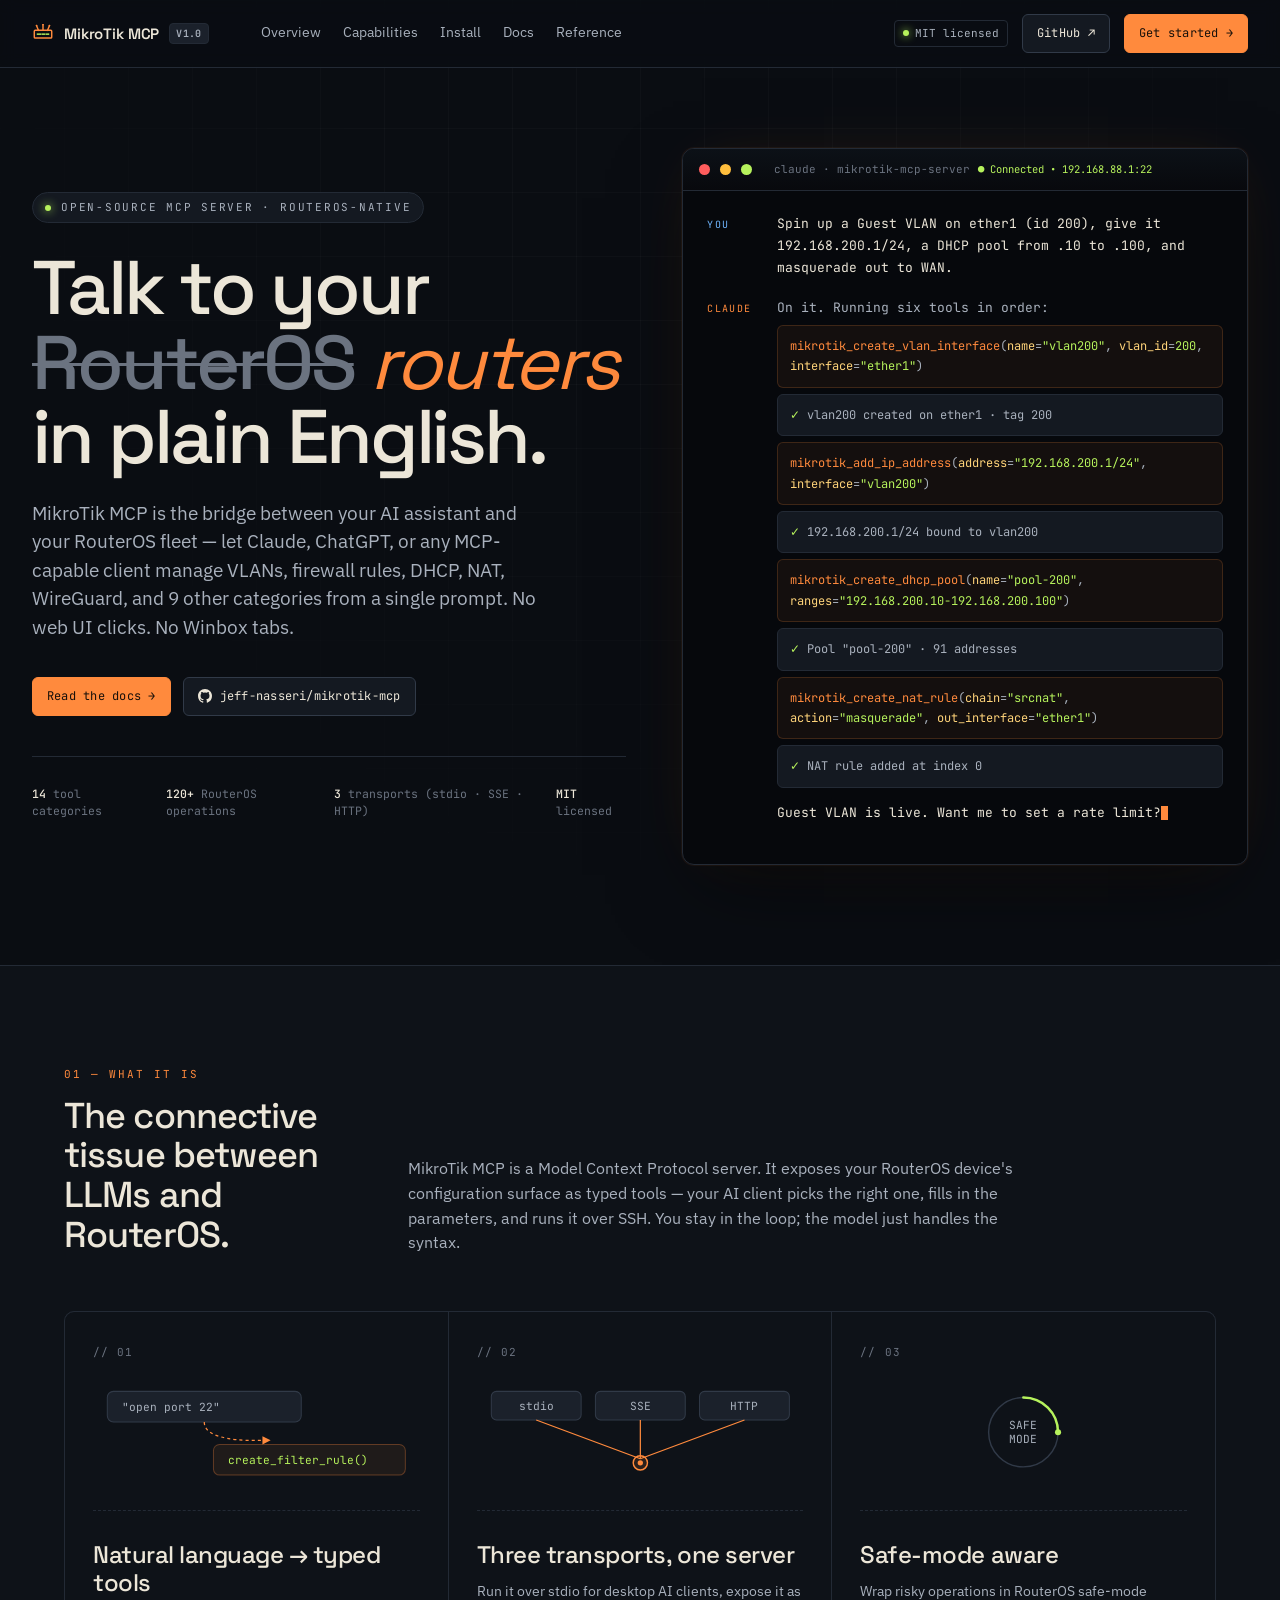
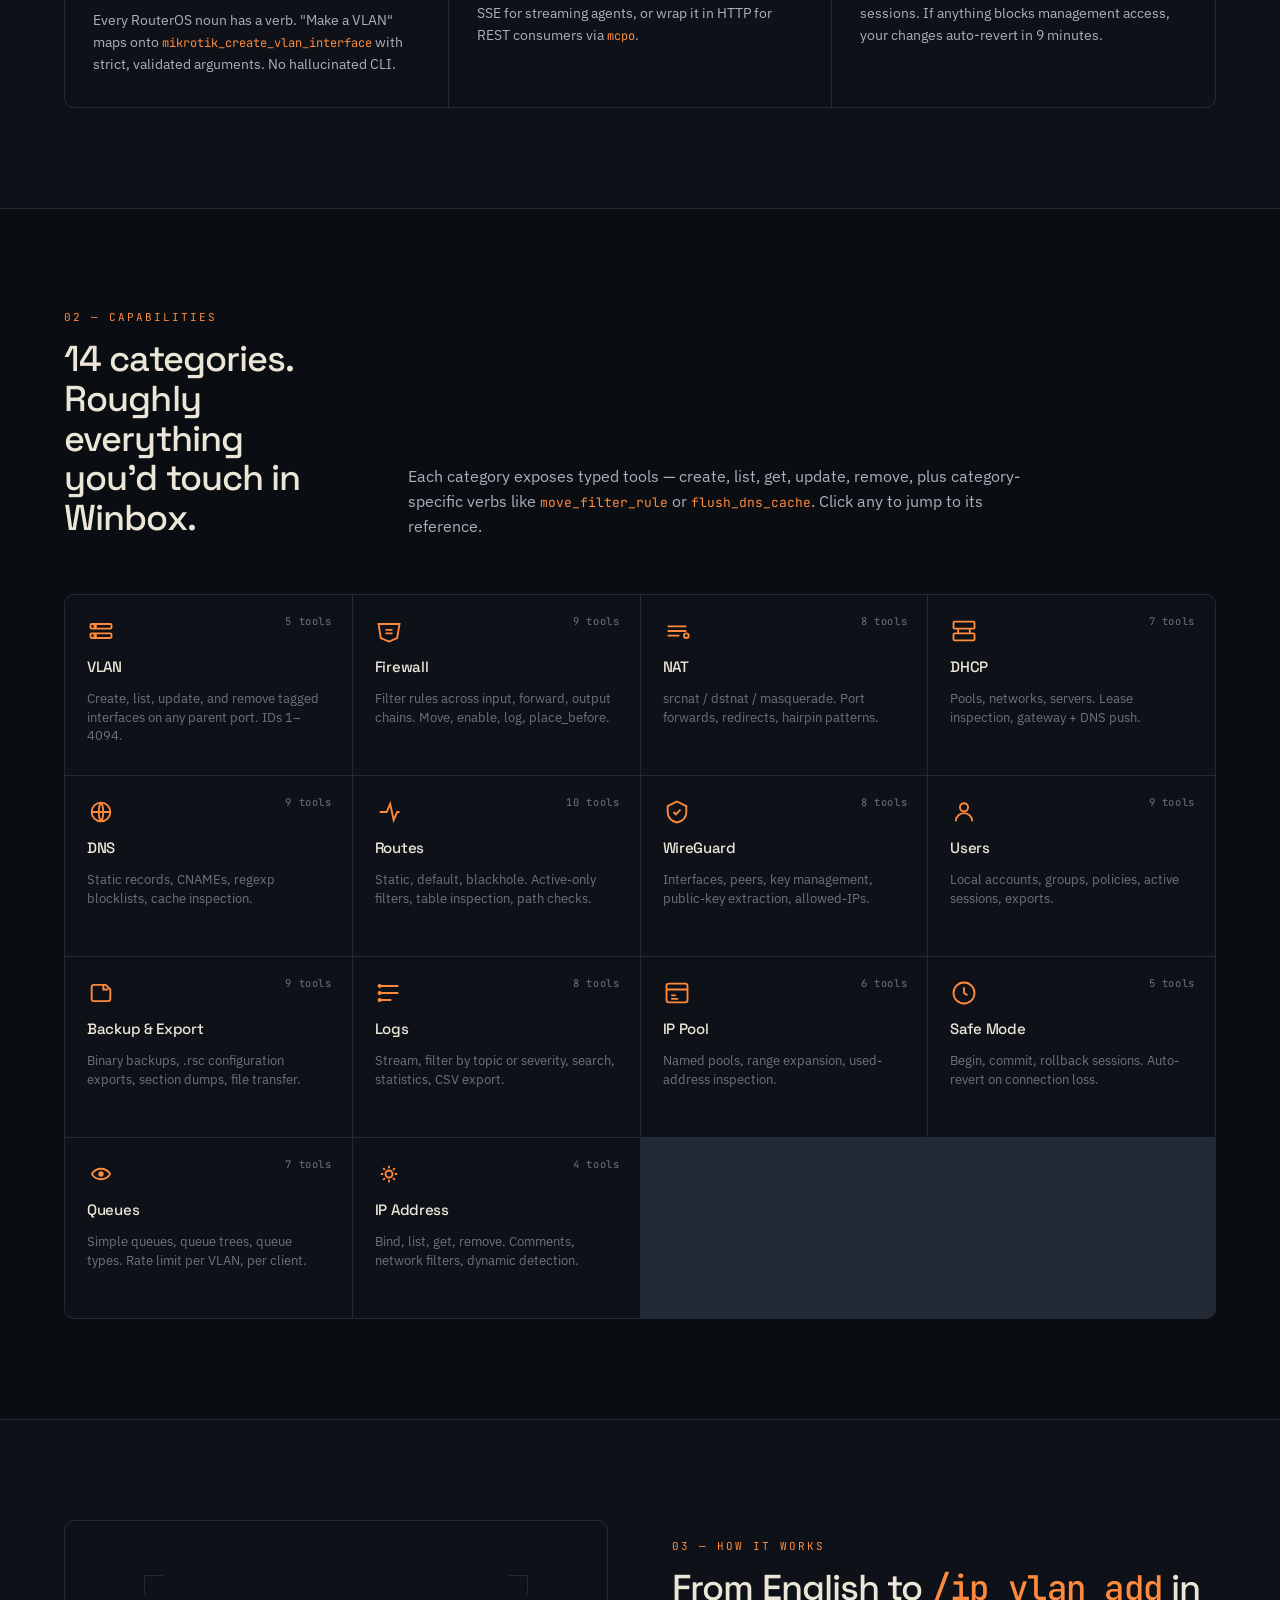
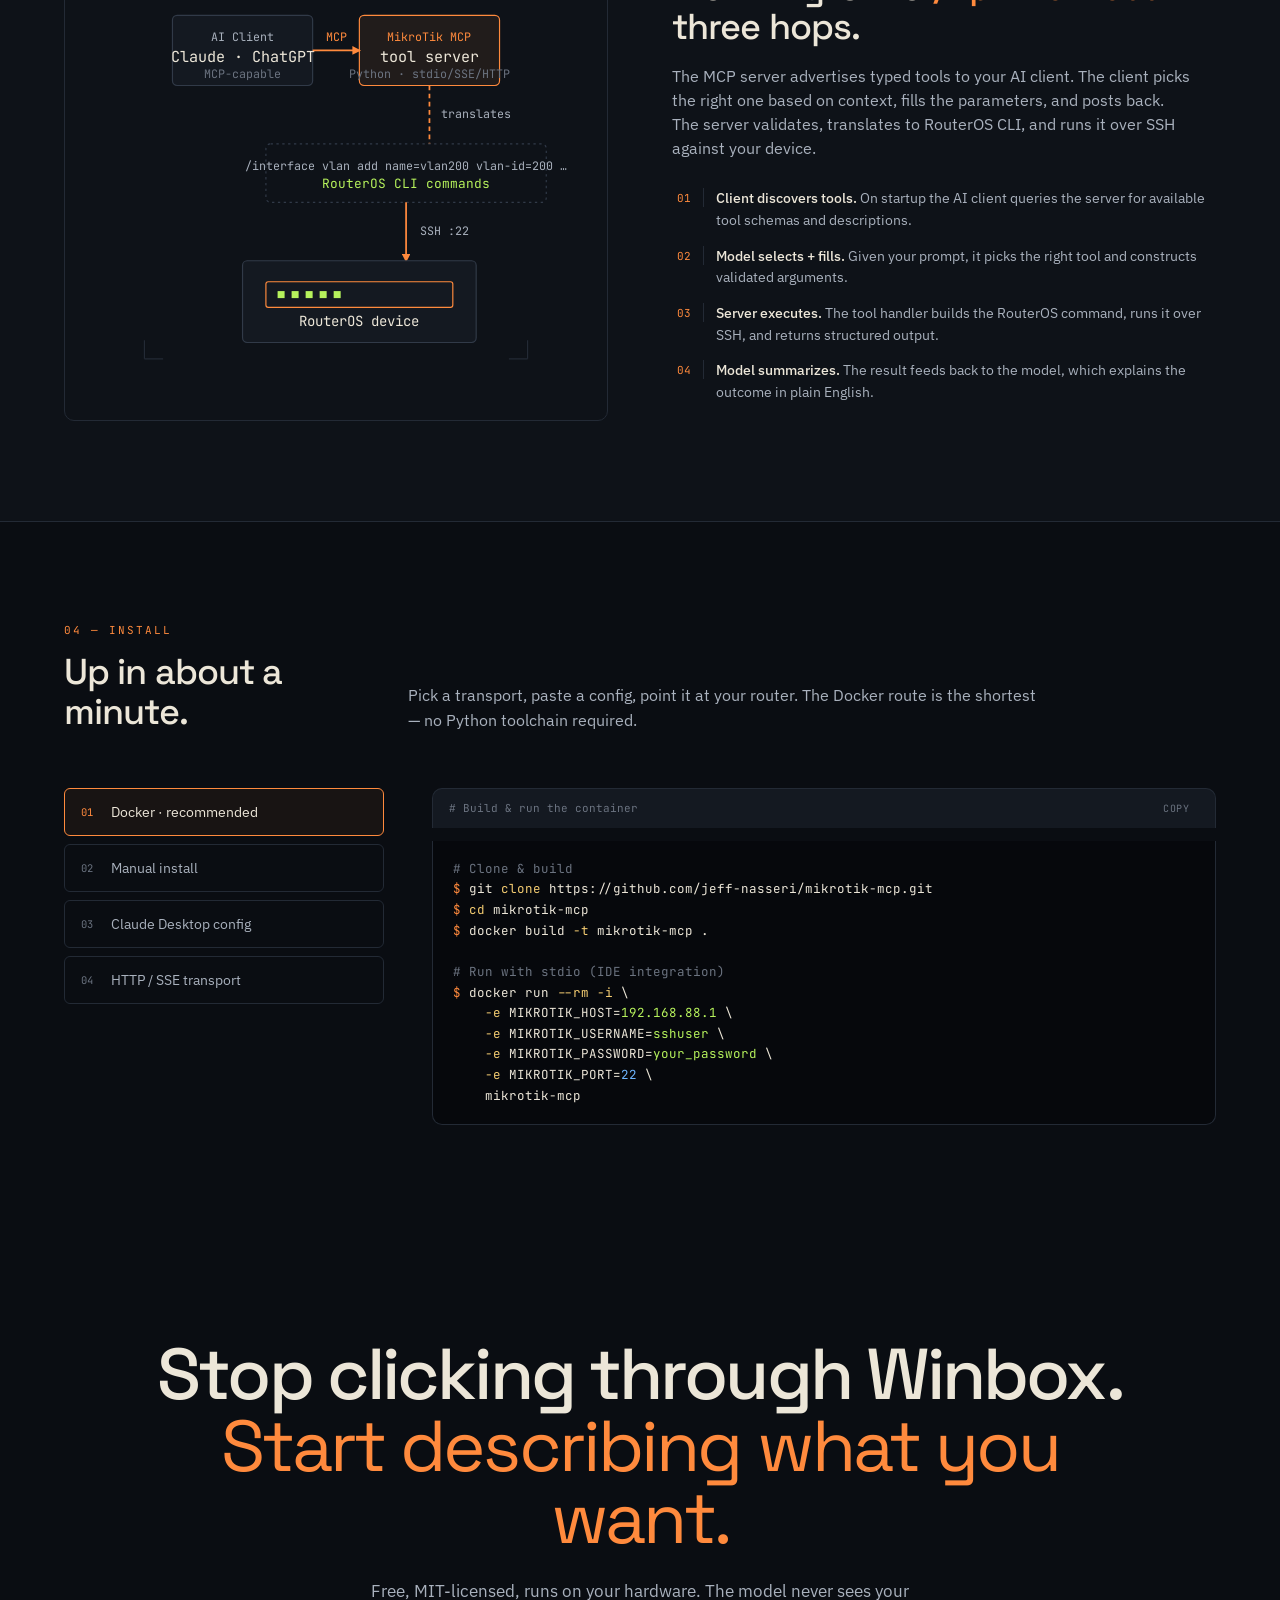
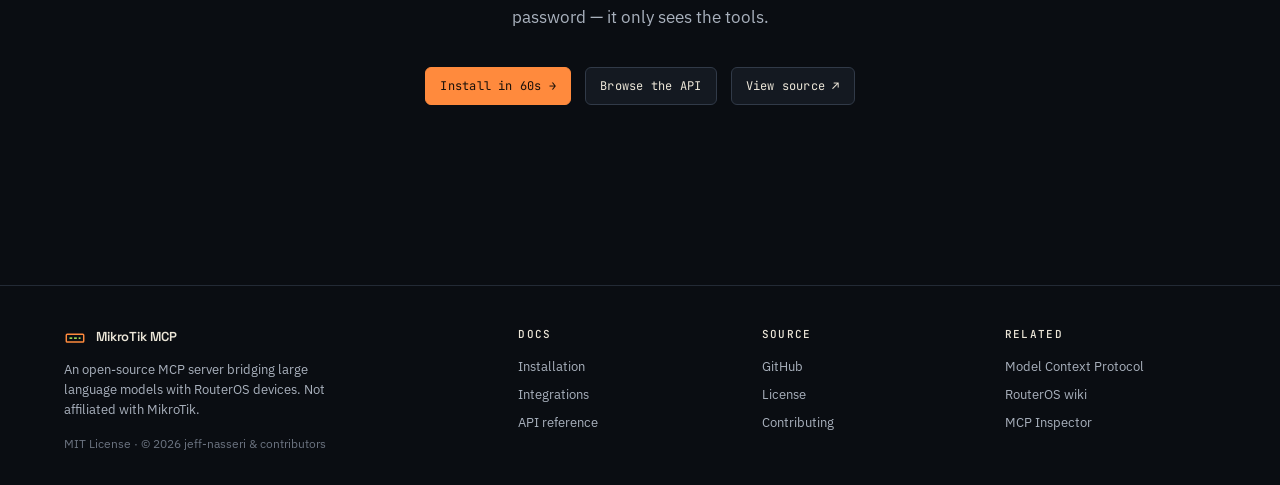
<file: website-design/index.html>
<!doctype html>
<html lang="en">
<head>
<meta charset="utf-8" />
<meta name="viewport" content="width=device-width, initial-scale=1" />
<title>MikroTik MCP — Talk to your routers in English</title>
<link rel="preconnect" href="https://fonts.googleapis.com" />
<link rel="preconnect" href="https://fonts.gstatic.com" crossorigin />
<link href="https://fonts.googleapis.com/css2?family=Space+Grotesk:wght@400;500;600&family=IBM+Plex+Sans:wght@300;400;500;600&family=JetBrains+Mono:wght@400;500;600&display=swap" rel="stylesheet" />
<link rel="stylesheet" href="styles.css" />
<style>
  /* ===== Landing-specific layout ===== */
  .hero {
    padding: 80px 32px 100px;
    position: relative; z-index: 1;
    max-width: 1280px; margin: 0 auto;
  }
  .hero-grid {
    display: grid; grid-template-columns: 1.05fr 1fr;
    gap: 56px; align-items: center;
  }
  .hero-eyebrow {
    display: inline-flex; align-items: center; gap: 10px;
    font-family: var(--mono); font-size: 11px;
    letter-spacing: 0.16em; text-transform: uppercase;
    color: var(--ink-dim);
    padding: 6px 12px; border-radius: 100px;
    background: var(--bg-2); border: 1px solid var(--line);
    margin-bottom: 28px;
  }
  .hero-eyebrow .pulse {
    width: 6px; height: 6px; border-radius: 50%;
    background: var(--lime); box-shadow: 0 0 10px var(--lime);
    animation: pulse 1.8s infinite;
  }
  @keyframes pulse { 0%, 100% { opacity: 1; } 50% { opacity: 0.45; } }

  .hero h1 {
    font-size: 76px; line-height: 0.98; letter-spacing: -0.04em;
    margin-bottom: 24px;
  }
  .hero h1 .accent { color: var(--amber); font-style: italic; font-weight: 400; }
  .hero h1 .strike {
    text-decoration: line-through;
    text-decoration-color: var(--ink-mute);
    text-decoration-thickness: 3px;
    color: var(--ink-mute);
  }
  .hero .lede {
    font-size: 19px; line-height: 1.5; max-width: 520px;
    color: var(--ink-dim); margin-bottom: 36px;
  }
  .hero-ctas { display: flex; gap: 12px; }
  .meta-row {
    display: flex; gap: 28px; margin-top: 40px;
    padding-top: 28px; border-top: 1px solid var(--line);
    font-family: var(--mono); font-size: 11.5px; color: var(--ink-mute);
  }
  .meta-row b { color: var(--ink); font-weight: 500; }

  /* ----- Hero terminal demo ----- */
  .demo {
    background: #06080c;
    border: 1px solid var(--line);
    border-radius: 12px;
    overflow: hidden;
    box-shadow:
      0 0 0 1px rgba(255,138,61,0.06),
      0 30px 80px -20px rgba(0,0,0,0.6),
      0 0 60px -20px rgba(255,138,61,0.15);
  }
  .demo-head {
    display: flex; align-items: center; gap: 10px;
    padding: 12px 16px; border-bottom: 1px solid var(--line);
    background: linear-gradient(to bottom, #0c1117, #08090d);
    font-family: var(--mono); font-size: 11px; color: var(--ink-mute);
  }
  .demo-dot { width: 11px; height: 11px; border-radius: 50%; background: var(--bg-3); }
  .demo-dot.r { background: #ff5d5d; }
  .demo-dot.y { background: #ffbe3d; }
  .demo-dot.g { background: var(--lime); }
  .demo-title {
    margin-left: 12px; display: flex; align-items: center; gap: 8px;
  }
  .demo-title::after {
    content: "● Connected • 192.168.88.1:22";
    font-family: var(--mono); font-size: 10.5px;
    color: var(--lime); margin-left: auto;
  }
  .demo-body {
    padding: 22px 24px;
    font-family: var(--mono); font-size: 13px; line-height: 1.7;
  }
  .msg { display: grid; grid-template-columns: 56px 1fr; gap: 14px; margin-bottom: 18px; }
  .msg .who {
    font-size: 10px; letter-spacing: 0.14em; text-transform: uppercase;
    color: var(--ink-mute); padding-top: 3px;
  }
  .msg.user .who { color: var(--azure); }
  .msg.ai .who { color: var(--amber); }
  .msg .body { color: var(--ink); }
  .msg.user .body { color: var(--ink); }
  .msg.ai .body { color: var(--ink-dim); }
  .call {
    margin: 6px 0; padding: 10px 12px;
    border-radius: 6px; background: rgba(255,138,61,0.06);
    border: 1px solid rgba(255,138,61,0.18);
    font-size: 12px;
  }
  .call .fn { color: var(--amber); }
  .call .arg { color: var(--lime); }
  .call .key { color: #ffd47a; }
  .result {
    margin: 6px 0 0; padding: 10px 12px;
    border-radius: 6px; background: var(--bg-2);
    border: 1px solid var(--line);
    font-size: 12px; color: var(--ink-dim);
  }
  .result .ok { color: var(--lime); }
  .cursor {
    display: inline-block; width: 7px; height: 14px;
    background: var(--amber); vertical-align: -3px;
    animation: blink 1s steps(2) infinite;
  }
  @keyframes blink { 50% { opacity: 0; } }

  /* ===== Section frame ===== */
  section.band { padding: 100px 32px; position: relative; z-index: 1; }
  section.band.alt { background: var(--bg-1); border-top: 1px solid var(--line); border-bottom: 1px solid var(--line); }
  .band-head {
    display: grid; grid-template-columns: 280px 1fr; gap: 64px; align-items: end;
    margin-bottom: 56px;
  }
  .band-head .eyebrow { margin-bottom: 14px; }
  .band-head h2 { max-width: 720px; }
  .band-head p { font-size: 16px; max-width: 640px; }

  /* ===== Pillars / what-it-does ===== */
  .pillars {
    display: grid; grid-template-columns: repeat(3, 1fr); gap: 1px;
    background: var(--line);
    border: 1px solid var(--line); border-radius: var(--rad-lg);
    overflow: hidden;
  }
  .pillar {
    background: var(--bg-1); padding: 32px 28px;
    display: flex; flex-direction: column; gap: 12px;
  }
  .pillar .num {
    font-family: var(--mono); font-size: 11px; color: var(--ink-mute);
    letter-spacing: 0.1em;
  }
  .pillar h3 { font-size: 24px; }
  .pillar p { font-size: 14px; line-height: 1.55; }
  .pillar .glyph {
    width: 100%;
    margin-bottom: 18px; padding-bottom: 18px; position: relative;
    border-bottom: 1px dashed var(--line);
    overflow: hidden;
  }
  .pillar .glyph svg { display: block; width: 100%; height: auto; }

  /* ===== Capabilities grid ===== */
  .caps {
    display: grid; grid-template-columns: repeat(4, 1fr); gap: 1px;
    background: var(--line);
    border: 1px solid var(--line); border-radius: var(--rad-lg);
    overflow: hidden;
  }
  .cap {
    background: var(--bg-1);
    padding: 22px 22px 24px;
    position: relative;
    display: flex; flex-direction: column; gap: 12px;
    min-height: 180px;
  }
  .cap:hover { background: var(--bg-2); }
  .cap-glyph {
    width: 28px; height: 28px;
    color: var(--amber);
  }
  .cap h4 { font-size: 15px; font-family: var(--display); font-weight: 500; color: var(--ink); }
  .cap p { font-size: 12.5px; line-height: 1.5; color: var(--ink-mute); }
  .cap .count {
    position: absolute; top: 18px; right: 20px;
    font-family: var(--mono); font-size: 10.5px;
    color: var(--ink-mute); letter-spacing: 0.06em;
  }

  /* ===== Architecture diagram ===== */
  .arch {
    display: grid; grid-template-columns: 1fr 1fr; gap: 64px;
    align-items: center;
  }
  .arch .diagram {
    background: var(--bg-1);
    border: 1px solid var(--line);
    border-radius: var(--rad-lg);
    padding: 36px;
    position: relative;
    aspect-ratio: 1.1 / 1;
  }
  .arch .copy h2 { margin-bottom: 16px; }
  .arch .copy p { font-size: 15.5px; max-width: 520px; }
  .arch .steps {
    margin-top: 28px; display: grid; gap: 14px;
  }
  .arch .step {
    display: grid; grid-template-columns: 32px 1fr; gap: 12px; align-items: start;
  }
  .arch .step .step-n {
    font-family: var(--mono); font-size: 11px;
    color: var(--amber); padding-top: 2px;
    border-right: 1px solid var(--line); padding-right: 12px;
    text-align: right;
  }
  .arch .step strong { color: var(--ink); font-weight: 500; }
  .arch .step .text { font-size: 14px; color: var(--ink-dim); }

  /* ===== Install / quickstart ===== */
  .install {
    display: grid; grid-template-columns: 320px 1fr; gap: 48px;
    align-items: start;
  }
  .install .nav-side {
    display: grid; gap: 8px;
  }
  .install .nav-side button {
    text-align: left;
    background: transparent;
    border: 1px solid var(--line);
    border-radius: var(--rad);
    padding: 14px 16px;
    color: var(--ink-dim);
    cursor: pointer;
    font-family: var(--sans); font-size: 14px;
    display: flex; align-items: center; gap: 12px;
  }
  .install .nav-side button[aria-pressed="true"] {
    border-color: var(--amber);
    background: rgba(255,138,61,0.06);
    color: var(--ink);
  }
  .install .nav-side button .ix {
    font-family: var(--mono); font-size: 10.5px; color: var(--ink-mute);
    width: 18px;
  }
  .install .nav-side button[aria-pressed="true"] .ix { color: var(--amber); }
  .install-panel { display: none; }
  .install-panel.show { display: block; }

  /* ===== Big quote / CTA ===== */
  .cta {
    padding: 100px 32px; text-align: center; position: relative;
  }
  .cta h2 {
    font-size: 72px; line-height: 1; letter-spacing: -0.04em;
    max-width: 980px; margin: 0 auto 24px;
  }
  .cta h2 em { color: var(--amber); font-style: normal; font-weight: 400; }
  .cta p { font-size: 17px; max-width: 540px; margin: 0 auto 36px; }
  .cta-row { display: flex; gap: 14px; justify-content: center; }

  /* responsive */
  @media (max-width: 1080px) {
    .hero-grid, .arch, .install { grid-template-columns: 1fr; }
    .caps { grid-template-columns: repeat(2, 1fr); }
    .pillars { grid-template-columns: 1fr; }
    .hero h1 { font-size: 52px; }
    .cta h2 { font-size: 48px; }
    .band-head { grid-template-columns: 1fr; gap: 16px; }
  }
</style>
</head>
<body>
<div class="grid-bg"></div>

<!-- ============ NAV ============ -->
<nav class="nav">
  <a href="index.html" class="brand" data-screen-label="01 Landing">
    <span class="brand-mark">
      <!-- MCP/router-shaped mark: stylized switch with antenna -->
      <svg viewBox="0 0 24 24" width="22" height="22" fill="none" stroke="currentColor" stroke-width="1.6" stroke-linecap="square">
        <rect x="2.5" y="9" width="19" height="8.5" rx="1" stroke="var(--amber)"/>
        <line x1="6" y1="13.25" x2="9" y2="13.25" stroke="var(--lime)"/>
        <line x1="11" y1="13.25" x2="14" y2="13.25" stroke="var(--lime)"/>
        <line x1="16" y1="13.25" x2="18" y2="13.25" stroke="var(--lime)"/>
        <line x1="7" y1="9" x2="5" y2="4" stroke="var(--amber)"/>
        <line x1="12" y1="9" x2="12" y2="3" stroke="var(--amber)"/>
        <line x1="17" y1="9" x2="19" y2="4" stroke="var(--amber)"/>
        <circle cx="5" cy="4" r="0.9" fill="var(--amber)" stroke="none"/>
        <circle cx="12" cy="3" r="0.9" fill="var(--amber)" stroke="none"/>
        <circle cx="19" cy="4" r="0.9" fill="var(--amber)" stroke="none"/>
      </svg>
    </span>
    MikroTik MCP <span class="brand-tag">v1.0</span>
  </a>
  <div class="nav-links">
    <a href="#what">Overview</a>
    <a href="#capabilities">Capabilities</a>
    <a href="#install">Install</a>
    <a href="docs/index.html">Docs</a>
    <a href="docs/reference.html">Reference</a>
  </div>
  <div class="nav-right">
    <span class="pill"><span class="dot"></span> MIT licensed</span>
    <a class="btn" href="https://github.com/jeff-nasseri/mikrotik-mcp" target="_blank" rel="noopener">GitHub ↗</a>
    <a class="btn btn-primary" href="docs/index.html">Get started →</a>
  </div>
</nav>

<!-- ============ HERO ============ -->
<section class="hero" data-screen-label="01 Hero">
  <div class="hero-grid">
    <div>
      <span class="hero-eyebrow"><span class="pulse"></span> Open-source MCP server · RouterOS-native</span>
      <h1>
        Talk to your<br>
        <span class="strike">RouterOS</span> <span class="accent">routers</span><br>
        in plain English.
      </h1>
      <p class="lede">
        MikroTik MCP is the bridge between your AI assistant and your RouterOS fleet — let Claude, ChatGPT, or any
        MCP-capable client manage VLANs, firewall rules, DHCP, NAT, WireGuard, and 9 other categories from a single
        prompt. No web UI clicks. No Winbox tabs.
      </p>
      <div class="hero-ctas">
        <a class="btn btn-primary" href="docs/index.html">Read the docs →</a>
        <a class="btn" href="https://github.com/jeff-nasseri/mikrotik-mcp" target="_blank" rel="noopener">
          <svg width="14" height="14" viewBox="0 0 16 16" fill="currentColor"><path d="M8 0C3.58 0 0 3.58 0 8a8 8 0 005.47 7.59c.4.07.55-.17.55-.38v-1.34c-2.23.48-2.7-1.07-2.7-1.07-.36-.93-.89-1.18-.89-1.18-.73-.5.05-.49.05-.49.8.06 1.23.83 1.23.83.72 1.23 1.88.88 2.34.67.07-.52.28-.88.51-1.08-1.78-.2-3.64-.89-3.64-3.95 0-.87.31-1.59.82-2.15-.08-.2-.36-1.02.08-2.12 0 0 .67-.22 2.2.82a7.6 7.6 0 014 0c1.53-1.04 2.2-.82 2.2-.82.44 1.1.16 1.92.08 2.12.51.56.82 1.27.82 2.15 0 3.07-1.87 3.75-3.65 3.95.29.25.54.74.54 1.48v2.2c0 .21.15.46.55.38A8 8 0 0016 8c0-4.42-3.58-8-8-8z"/></svg>
          jeff-nasseri/mikrotik-mcp
        </a>
      </div>
      <div class="meta-row">
        <div><b>14</b> tool categories</div>
        <div><b>120+</b> RouterOS operations</div>
        <div><b>3</b> transports (stdio · SSE · HTTP)</div>
        <div><b>MIT</b> licensed</div>
      </div>
    </div>

    <!-- Hero terminal demo -->
    <div class="demo" aria-label="Example MCP session">
      <div class="demo-head">
        <span class="demo-dot r"></span><span class="demo-dot y"></span><span class="demo-dot g"></span>
        <span class="demo-title">claude · mikrotik-mcp-server</span>
      </div>
      <div class="demo-body">
        <div class="msg user">
          <div class="who">You</div>
          <div class="body">Spin up a Guest VLAN on ether1 (id 200), give it
            192.168.200.1/24, a DHCP pool from .10 to .100, and masquerade out to WAN.</div>
        </div>
        <div class="msg ai">
          <div class="who">Claude</div>
          <div class="body">
            On it. Running six tools in order:
            <div class="call"><span class="fn">mikrotik_create_vlan_interface</span>(<span class="key">name</span>=<span class="arg">"vlan200"</span>, <span class="key">vlan_id</span>=<span class="arg">200</span>, <span class="key">interface</span>=<span class="arg">"ether1"</span>)</div>
            <div class="result"><span class="ok">✓</span> vlan200 created on ether1 · tag 200</div>
            <div class="call"><span class="fn">mikrotik_add_ip_address</span>(<span class="key">address</span>=<span class="arg">"192.168.200.1/24"</span>, <span class="key">interface</span>=<span class="arg">"vlan200"</span>)</div>
            <div class="result"><span class="ok">✓</span> 192.168.200.1/24 bound to vlan200</div>
            <div class="call"><span class="fn">mikrotik_create_dhcp_pool</span>(<span class="key">name</span>=<span class="arg">"pool-200"</span>, <span class="key">ranges</span>=<span class="arg">"192.168.200.10-192.168.200.100"</span>)</div>
            <div class="result"><span class="ok">✓</span> Pool "pool-200" · 91 addresses</div>
            <div class="call"><span class="fn">mikrotik_create_nat_rule</span>(<span class="key">chain</span>=<span class="arg">"srcnat"</span>, <span class="key">action</span>=<span class="arg">"masquerade"</span>, <span class="key">out_interface</span>=<span class="arg">"ether1"</span>)</div>
            <div class="result"><span class="ok">✓</span> NAT rule added at index 0</div>
            <div style="margin-top: 14px; color: var(--ink);">Guest VLAN is live. Want me to set a rate limit?<span class="cursor"></span></div>
          </div>
        </div>
      </div>
    </div>
  </div>
</section>

<!-- ============ WHAT IT IS ============ -->
<section class="band alt" id="what">
  <div class="wrap">
    <div class="band-head">
      <div>
        <div class="eyebrow">01 — What it is</div>
        <h2>The connective tissue between LLMs and RouterOS.</h2>
      </div>
      <p>
        MikroTik MCP is a Model Context Protocol server. It exposes your RouterOS device's
        configuration surface as typed tools — your AI client picks the right one, fills in
        the parameters, and runs it over SSH. You stay in the loop; the model just handles
        the syntax.
      </p>
    </div>

    <div class="pillars">
      <div class="pillar">
        <div class="num">// 01</div>
        <div class="glyph">
          <svg viewBox="0 0 320 116" aria-hidden="true">
            <!-- prompt -->
            <rect x="14" y="18" width="190" height="30" rx="6" fill="var(--bg-3)" stroke="var(--line-strong)"/>
            <text x="28" y="37" font-family="JetBrains Mono" font-size="11" fill="var(--ink-dim)">"open port 22"</text>
            <!-- connector -->
            <path d="M 109 48 Q 109 64 150 66 L 168 66" stroke="var(--amber)" fill="none" stroke-width="1.2" stroke-dasharray="3 3"/>
            <path d="M 166 62 L 174 66 L 166 70 Z" fill="var(--amber)"/>
            <!-- tool call -->
            <rect x="118" y="70" width="188" height="30" rx="6" fill="rgba(255,138,61,0.07)" stroke="rgba(255,138,61,0.32)"/>
            <text x="132" y="89" font-family="JetBrains Mono" font-size="11" fill="var(--lime)">create_filter_rule()</text>
          </svg>
        </div>
        <h3>Natural language → typed tools</h3>
        <p>Every RouterOS noun has a verb. "Make a VLAN" maps onto <span style="color:var(--amber);font-family:var(--mono);font-size:12px">mikrotik_create_vlan_interface</span> with strict, validated arguments. No hallucinated CLI.</p>
      </div>

      <div class="pillar">
        <div class="num">// 02</div>
        <div class="glyph">
          <svg viewBox="0 0 320 116" aria-hidden="true">
            <!-- Three transport boxes -->
            <g font-family="JetBrains Mono" font-size="11" fill="var(--ink-dim)" text-anchor="middle">
              <rect x="14" y="18" width="88" height="28" rx="5" fill="var(--bg-3)" stroke="var(--line-strong)"/>
              <text x="58" y="36">stdio</text>
              <rect x="116" y="18" width="88" height="28" rx="5" fill="var(--bg-3)" stroke="var(--line-strong)"/>
              <text x="160" y="36">SSE</text>
              <rect x="218" y="18" width="88" height="28" rx="5" fill="var(--bg-3)" stroke="var(--line-strong)"/>
              <text x="262" y="36">HTTP</text>
            </g>
            <!-- converge -->
            <path d="M 58 46 L 160 84" stroke="var(--amber)" stroke-width="1.2" fill="none"/>
            <path d="M 160 46 L 160 84" stroke="var(--amber)" stroke-width="1.2" fill="none"/>
            <path d="M 262 46 L 160 84" stroke="var(--amber)" stroke-width="1.2" fill="none"/>
            <circle cx="160" cy="88" r="7" fill="rgba(255,138,61,0.12)" stroke="var(--amber)" stroke-width="1.4"/>
            <circle cx="160" cy="88" r="2.6" fill="var(--amber)"/>
          </svg>
        </div>
        <h3>Three transports, one server</h3>
        <p>Run it over stdio for desktop AI clients, expose it as SSE for streaming agents, or wrap it in HTTP for REST consumers via <span style="color:var(--amber);font-family:var(--mono);font-size:12px">mcpo</span>.</p>
      </div>

      <div class="pillar">
        <div class="num">// 03</div>
        <div class="glyph">
          <svg viewBox="0 0 320 116" aria-hidden="true">
            <!-- Safe-mode: progress ring + auto-revert -->
            <circle cx="160" cy="58" r="34" fill="none" stroke="var(--line-strong)" stroke-width="1.4"/>
            <path d="M 160 24 A 34 34 0 0 1 194 58" fill="none" stroke="var(--lime)" stroke-width="2.4" stroke-linecap="round"/>
            <circle cx="194" cy="58" r="3" fill="var(--lime)"/>
            <text x="160" y="55" font-family="JetBrains Mono" font-size="11" fill="var(--ink-dim)" text-anchor="middle">SAFE</text>
            <text x="160" y="69" font-family="JetBrains Mono" font-size="11" fill="var(--ink-dim)" text-anchor="middle">MODE</text>
          </svg>
        </div>
        <h3>Safe-mode aware</h3>
        <p>Wrap risky operations in RouterOS safe-mode sessions. If anything blocks management access, your changes auto-revert in 9 minutes.</p>
      </div>
    </div>
  </div>
</section>

<!-- ============ CAPABILITIES ============ -->
<section class="band" id="capabilities">
  <div class="wrap">
    <div class="band-head">
      <div>
        <div class="eyebrow">02 — Capabilities</div>
        <h2>14 categories. Roughly everything you'd touch in Winbox.</h2>
      </div>
      <p>Each category exposes typed tools — create, list, get, update, remove, plus category-specific
        verbs like <span style="color:var(--amber);font-family:var(--mono);font-size:13px">move_filter_rule</span>
        or <span style="color:var(--amber);font-family:var(--mono);font-size:13px">flush_dns_cache</span>.
        Click any to jump to its reference.</p>
    </div>

    <div class="caps">
      <a class="cap" href="docs/reference.html#vlan">
        <svg class="cap-glyph" viewBox="0 0 24 24" fill="none" stroke="currentColor" stroke-width="1.6"><rect x="3" y="6" width="18" height="4" rx="1"/><rect x="3" y="14" width="18" height="4" rx="1"/><circle cx="7" cy="8" r="0.8" fill="currentColor"/><circle cx="7" cy="16" r="0.8" fill="currentColor"/></svg>
        <span class="count">5 tools</span>
        <h4>VLAN</h4>
        <p>Create, list, update, and remove tagged interfaces on any parent port. IDs 1–4094.</p>
      </a>
      <a class="cap" href="docs/reference.html#firewall">
        <svg class="cap-glyph" viewBox="0 0 24 24" fill="none" stroke="currentColor" stroke-width="1.6"><path d="M3 6h18l-2 12-7 3-7-3z"/><path d="M9 11h6M9 14h6"/></svg>
        <span class="count">9 tools</span>
        <h4>Firewall</h4>
        <p>Filter rules across input, forward, output chains. Move, enable, log, place_before.</p>
      </a>
      <a class="cap" href="docs/reference.html">
        <svg class="cap-glyph" viewBox="0 0 24 24" fill="none" stroke="currentColor" stroke-width="1.6"><path d="M4 8h16M4 12h16M4 16h10"/><circle cx="20" cy="16" r="2"/></svg>
        <span class="count">8 tools</span>
        <h4>NAT</h4>
        <p>srcnat / dstnat / masquerade. Port forwards, redirects, hairpin patterns.</p>
      </a>
      <a class="cap" href="docs/reference.html">
        <svg class="cap-glyph" viewBox="0 0 24 24" fill="none" stroke="currentColor" stroke-width="1.6"><rect x="3" y="4" width="18" height="6" rx="1"/><rect x="3" y="14" width="18" height="6" rx="1"/><path d="M7 10v4M17 10v4"/></svg>
        <span class="count">7 tools</span>
        <h4>DHCP</h4>
        <p>Pools, networks, servers. Lease inspection, gateway + DNS push.</p>
      </a>
      <a class="cap" href="docs/reference.html">
        <svg class="cap-glyph" viewBox="0 0 24 24" fill="none" stroke="currentColor" stroke-width="1.6"><circle cx="12" cy="12" r="8"/><path d="M4 12h16M12 4c2.5 3 2.5 13 0 16M12 4c-2.5 3-2.5 13 0 16"/></svg>
        <span class="count">9 tools</span>
        <h4>DNS</h4>
        <p>Static records, CNAMEs, regexp blocklists, cache inspection.</p>
      </a>
      <a class="cap" href="docs/reference.html">
        <svg class="cap-glyph" viewBox="0 0 24 24" fill="none" stroke="currentColor" stroke-width="1.6"><path d="M4 12h6l3-7 3 14 3-7h2"/></svg>
        <span class="count">10 tools</span>
        <h4>Routes</h4>
        <p>Static, default, blackhole. Active-only filters, table inspection, path checks.</p>
      </a>
      <a class="cap" href="docs/reference.html">
        <svg class="cap-glyph" viewBox="0 0 24 24" fill="none" stroke="currentColor" stroke-width="1.6"><path d="M12 3l8 4v5c0 5-3.5 8-8 9-4.5-1-8-4-8-9V7l8-4z"/><path d="M9 12l2 2 4-4"/></svg>
        <span class="count">8 tools</span>
        <h4>WireGuard</h4>
        <p>Interfaces, peers, key management, public-key extraction, allowed-IPs.</p>
      </a>
      <a class="cap" href="docs/reference.html">
        <svg class="cap-glyph" viewBox="0 0 24 24" fill="none" stroke="currentColor" stroke-width="1.6"><circle cx="12" cy="8" r="3.5"/><path d="M5 20c0-4 3-7 7-7s7 3 7 7"/></svg>
        <span class="count">9 tools</span>
        <h4>Users</h4>
        <p>Local accounts, groups, policies, active sessions, exports.</p>
      </a>
      <a class="cap" href="docs/reference.html">
        <svg class="cap-glyph" viewBox="0 0 24 24" fill="none" stroke="currentColor" stroke-width="1.6"><path d="M4 7v10a2 2 0 002 2h12a2 2 0 002-2V9l-4-4H6a2 2 0 00-2 2z"/><path d="M14 5v4h4"/></svg>
        <span class="count">9 tools</span>
        <h4>Backup &amp; Export</h4>
        <p>Binary backups, .rsc configuration exports, section dumps, file transfer.</p>
      </a>
      <a class="cap" href="docs/reference.html">
        <svg class="cap-glyph" viewBox="0 0 24 24" fill="none" stroke="currentColor" stroke-width="1.6"><path d="M4 6h16M4 12h16M4 18h10"/><circle cx="4" cy="6" r="1" fill="currentColor"/><circle cx="4" cy="12" r="1" fill="currentColor"/><circle cx="4" cy="18" r="1" fill="currentColor"/></svg>
        <span class="count">8 tools</span>
        <h4>Logs</h4>
        <p>Stream, filter by topic or severity, search, statistics, CSV export.</p>
      </a>
      <a class="cap" href="docs/reference.html">
        <svg class="cap-glyph" viewBox="0 0 24 24" fill="none" stroke="currentColor" stroke-width="1.6"><rect x="3" y="4" width="18" height="16" rx="2"/><path d="M3 9h18M7 14h4M7 17h6"/></svg>
        <span class="count">6 tools</span>
        <h4>IP Pool</h4>
        <p>Named pools, range expansion, used-address inspection.</p>
      </a>
      <a class="cap" href="docs/reference.html">
        <svg class="cap-glyph" viewBox="0 0 24 24" fill="none" stroke="currentColor" stroke-width="1.6"><path d="M12 3a9 9 0 110 18 9 9 0 010-18z"/><path d="M12 7v5l3 2"/></svg>
        <span class="count">5 tools</span>
        <h4>Safe Mode</h4>
        <p>Begin, commit, rollback sessions. Auto-revert on connection loss.</p>
      </a>
      <a class="cap" href="docs/reference.html">
        <svg class="cap-glyph" viewBox="0 0 24 24" fill="none" stroke="currentColor" stroke-width="1.6"><path d="M4 12c4-6 12-6 16 0M4 12c4 6 12 6 16 0"/><circle cx="12" cy="12" r="1.5" fill="currentColor"/></svg>
        <span class="count">7 tools</span>
        <h4>Queues</h4>
        <p>Simple queues, queue trees, queue types. Rate limit per VLAN, per client.</p>
      </a>
      <a class="cap" href="docs/reference.html">
        <svg class="cap-glyph" viewBox="0 0 24 24" fill="none" stroke="currentColor" stroke-width="1.6"><circle cx="12" cy="12" r="3"/><path d="M12 5v2M12 17v2M5 12h2M17 12h2M7 7l1.5 1.5M15.5 15.5L17 17M7 17l1.5-1.5M15.5 8.5L17 7"/></svg>
        <span class="count">4 tools</span>
        <h4>IP Address</h4>
        <p>Bind, list, get, remove. Comments, network filters, dynamic detection.</p>
      </a>
    </div>
  </div>
</section>

<!-- ============ ARCHITECTURE / HOW IT WORKS ============ -->
<section class="band alt" id="architecture">
  <div class="wrap">
    <div class="arch">
      <div class="diagram">
        <!-- Architecture diagram, hand-drawn schematic feel -->
        <svg viewBox="0 0 360 360" width="100%" height="100%" font-family="JetBrains Mono" font-size="11">
          <!-- Frame ticks -->
          <g stroke="var(--line)" stroke-width="1">
            <path d="M 16 16 L 32 16 M 16 16 L 16 32" />
            <path d="M 344 16 L 328 16 M 344 16 L 344 32" />
            <path d="M 16 344 L 32 344 M 16 344 L 16 328" />
            <path d="M 344 344 L 328 344 M 344 344 L 344 328" />
          </g>

          <!-- Client -->
          <g transform="translate(40, 50)">
            <rect width="120" height="60" rx="4" fill="var(--bg-2)" stroke="var(--line-strong)"/>
            <text x="60" y="22" text-anchor="middle" fill="var(--ink-dim)" font-size="10">AI Client</text>
            <text x="60" y="40" text-anchor="middle" fill="var(--ink)" font-size="13">Claude · ChatGPT</text>
            <text x="60" y="54" text-anchor="middle" fill="var(--ink-mute)" font-size="10">MCP-capable</text>
          </g>

          <!-- Arrow + protocol -->
          <g>
            <path d="M 160 80 L 200 80" stroke="var(--amber)" stroke-width="1.5" fill="none" marker-end="url(#arrow)"/>
            <text x="180" y="72" text-anchor="middle" fill="var(--amber)" font-size="10">MCP</text>
          </g>

          <!-- MCP server box -->
          <g transform="translate(200, 50)">
            <rect width="120" height="60" rx="4" fill="rgba(255,138,61,0.08)" stroke="var(--amber)"/>
            <text x="60" y="22" text-anchor="middle" fill="var(--amber)" font-size="10">MikroTik MCP</text>
            <text x="60" y="40" text-anchor="middle" fill="var(--ink)" font-size="13">tool server</text>
            <text x="60" y="54" text-anchor="middle" fill="var(--ink-mute)" font-size="10">Python · stdio/SSE/HTTP</text>
          </g>

          <!-- Down to translator -->
          <path d="M 260 110 L 260 160" stroke="var(--amber)" stroke-width="1.5" stroke-dasharray="4 3" fill="none"/>
          <text x="270" y="138" fill="var(--ink-dim)" font-size="10">translates</text>

          <!-- Translator -->
          <g transform="translate(120, 160)">
            <rect width="240" height="50" rx="4" fill="var(--bg-1)" stroke="var(--line-strong)" stroke-dasharray="2 3"/>
            <text x="120" y="22" text-anchor="middle" fill="var(--ink-dim)" font-size="10">/interface vlan add name=vlan200 vlan-id=200 …</text>
            <text x="120" y="38" text-anchor="middle" fill="var(--lime)" font-size="11">RouterOS CLI commands</text>
          </g>

          <!-- Down to router -->
          <path d="M 240 210 L 240 260" stroke="var(--amber)" stroke-width="1.5" fill="none" marker-end="url(#arrow)"/>
          <text x="252" y="238" fill="var(--ink-dim)" font-size="10">SSH :22</text>

          <!-- Router -->
          <g transform="translate(100, 260)">
            <rect width="200" height="70" rx="4" fill="var(--bg-2)" stroke="var(--line-strong)"/>
            <!-- Router silhouette -->
            <rect x="20" y="18" width="160" height="22" rx="2" fill="none" stroke="var(--amber)" stroke-width="1"/>
            <g fill="var(--lime)">
              <rect x="30" y="26" width="6" height="6"/>
              <rect x="42" y="26" width="6" height="6"/>
              <rect x="54" y="26" width="6" height="6"/>
              <rect x="66" y="26" width="6" height="6"/>
              <rect x="78" y="26" width="6" height="6"/>
            </g>
            <text x="100" y="56" text-anchor="middle" fill="var(--ink)" font-size="12">RouterOS device</text>
          </g>

          <!-- arrow defs -->
          <defs>
            <marker id="arrow" viewBox="0 0 10 10" refX="8" refY="5" markerWidth="5" markerHeight="5" orient="auto-start-reverse">
              <path d="M 0 0 L 10 5 L 0 10 z" fill="var(--amber)"/>
            </marker>
          </defs>
        </svg>
      </div>
      <div class="copy">
        <div class="eyebrow" style="margin-bottom: 14px;">03 — How it works</div>
        <h2>From English to <code style="background:transparent;color:var(--amber);font-family:var(--mono);font-size:34px;letter-spacing:-0.02em">/ip&nbsp;vlan&nbsp;add</code> in three hops.</h2>
        <p>The MCP server advertises typed tools to your AI client. The client picks the right one
          based on context, fills the parameters, and posts back. The server validates,
          translates to RouterOS CLI, and runs it over SSH against your device.</p>
        <div class="steps">
          <div class="step">
            <div class="step-n">01</div>
            <div class="text"><strong>Client discovers tools.</strong> On startup the AI client queries the server for available tool schemas and descriptions.</div>
          </div>
          <div class="step">
            <div class="step-n">02</div>
            <div class="text"><strong>Model selects + fills.</strong> Given your prompt, it picks the right tool and constructs validated arguments.</div>
          </div>
          <div class="step">
            <div class="step-n">03</div>
            <div class="text"><strong>Server executes.</strong> The tool handler builds the RouterOS command, runs it over SSH, and returns structured output.</div>
          </div>
          <div class="step">
            <div class="step-n">04</div>
            <div class="text"><strong>Model summarizes.</strong> The result feeds back to the model, which explains the outcome in plain English.</div>
          </div>
        </div>
      </div>
    </div>
  </div>
</section>

<!-- ============ INSTALL ============ -->
<section class="band" id="install">
  <div class="wrap">
    <div class="band-head">
      <div>
        <div class="eyebrow">04 — Install</div>
        <h2>Up in about a minute.</h2>
      </div>
      <p>Pick a transport, paste a config, point it at your router. The Docker route is the
        shortest — no Python toolchain required.</p>
    </div>

    <div class="install">
      <div class="nav-side" role="tablist">
        <button aria-pressed="true" data-tab="docker"><span class="ix">01</span> Docker · recommended</button>
        <button aria-pressed="false" data-tab="manual"><span class="ix">02</span> Manual install</button>
        <button aria-pressed="false" data-tab="claude"><span class="ix">03</span> Claude Desktop config</button>
        <button aria-pressed="false" data-tab="http"><span class="ix">04</span> HTTP / SSE transport</button>
      </div>
      <div>
        <div class="install-panel show" data-panel="docker">
          <div class="code-header"><span># Build &amp; run the container</span><button class="copy-btn">Copy</button></div>
          <pre class="code"><span class="c"># Clone &amp; build</span>
<span class="p">$</span> git <span class="k">clone</span> https://github.com/jeff-nasseri/mikrotik-mcp.git
<span class="p">$</span> <span class="k">cd</span> mikrotik-mcp
<span class="p">$</span> docker build <span class="k">-t</span> mikrotik-mcp .

<span class="c"># Run with stdio (IDE integration)</span>
<span class="p">$</span> docker run <span class="k">--rm -i</span> \
    <span class="k">-e</span> MIKROTIK_HOST=<span class="s">192.168.88.1</span> \
    <span class="k">-e</span> MIKROTIK_USERNAME=<span class="s">sshuser</span> \
    <span class="k">-e</span> MIKROTIK_PASSWORD=<span class="s">your_password</span> \
    <span class="k">-e</span> MIKROTIK_PORT=<span class="n">22</span> \
    mikrotik-mcp</pre>
        </div>
        <div class="install-panel" data-panel="manual">
          <div class="code-header"><span># Manual / Python install</span><button class="copy-btn">Copy</button></div>
          <pre class="code"><span class="p">$</span> git clone https://github.com/jeff-nasseri/mikrotik-mcp.git
<span class="p">$</span> <span class="k">cd</span> mikrotik-mcp

<span class="c"># Create &amp; activate venv</span>
<span class="p">$</span> python <span class="k">-m</span> venv .venv
<span class="p">$</span> <span class="k">source</span> .venv/bin/activate

<span class="c"># Install + run</span>
<span class="p">$</span> pip install <span class="k">-e</span> .
<span class="p">$</span> mcp-server-mikrotik</pre>
        </div>
        <div class="install-panel" data-panel="claude">
          <div class="code-header"><span># ~/Library/Application Support/Claude/claude_desktop_config.json</span><button class="copy-btn">Copy</button></div>
          <pre class="code">{
  <span class="k">"mcpServers"</span>: {
    <span class="k">"mikrotik"</span>: {
      <span class="k">"command"</span>: <span class="s">"uvx"</span>,
      <span class="k">"args"</span>: [
        <span class="s">"mcp-server-mikrotik"</span>,
        <span class="s">"--host"</span>,     <span class="s">"&lt;HOST&gt;"</span>,
        <span class="s">"--username"</span>, <span class="s">"&lt;USERNAME&gt;"</span>,
        <span class="s">"--password"</span>, <span class="s">"&lt;PASSWORD&gt;"</span>,
        <span class="s">"--port"</span>,     <span class="s">"22"</span>
      ]
    }
  }
}</pre>
        </div>
        <div class="install-panel" data-panel="http">
          <div class="code-header"><span># HTTP/SSE transport via Docker</span><button class="copy-btn">Copy</button></div>
          <pre class="code"><span class="p">$</span> docker run <span class="k">--rm -p</span> 8000:8000 \
    <span class="k">-e</span> MIKROTIK_HOST=<span class="s">192.168.88.1</span> \
    <span class="k">-e</span> MIKROTIK_USERNAME=<span class="s">sshuser</span> \
    <span class="k">-e</span> MIKROTIK_PASSWORD=<span class="s">your_password</span> \
    <span class="k">-e</span> MIKROTIK_MCP__TRANSPORT=<span class="s">sse</span> \
    mikrotik-mcp

<span class="c"># Server is up:</span>
<span class="c">#   SSE:             http://localhost:8000/sse</span>
<span class="c">#   Streamable HTTP: http://localhost:8000/mcp</span>
<span class="c">#   Health probe:    GET /health</span></pre>
        </div>
      </div>
    </div>
  </div>
</section>

<!-- ============ CTA ============ -->
<section class="cta">
  <div class="wrap">
    <h2>Stop clicking through Winbox.<br><em>Start describing what you want.</em></h2>
    <p>Free, MIT-licensed, runs on your hardware. The model never sees your password — it only sees the tools.</p>
    <div class="cta-row">
      <a class="btn btn-primary" href="docs/index.html">Install in 60s →</a>
      <a class="btn" href="docs/reference.html">Browse the API</a>
      <a class="btn" href="https://github.com/jeff-nasseri/mikrotik-mcp" target="_blank" rel="noopener">View source ↗</a>
    </div>
  </div>
</section>

<!-- ============ FOOTER ============ -->
<footer class="footer">
  <div class="wrap">
    <div>
      <div class="brand" style="margin-bottom: 12px;">
        <span class="brand-mark">
          <svg viewBox="0 0 24 24" width="22" height="22" fill="none" stroke="currentColor" stroke-width="1.6">
            <rect x="2.5" y="9" width="19" height="8.5" rx="1" stroke="var(--amber)"/>
            <line x1="6" y1="13.25" x2="9" y2="13.25" stroke="var(--lime)"/>
            <line x1="11" y1="13.25" x2="14" y2="13.25" stroke="var(--lime)"/>
            <line x1="16" y1="13.25" x2="18" y2="13.25" stroke="var(--lime)"/>
          </svg>
        </span>
        MikroTik MCP
      </div>
      <p style="font-size:13px;max-width:280px;">An open-source MCP server bridging large language models with RouterOS devices. Not affiliated with MikroTik.</p>
      <p style="margin-top: 14px; font-size: 12px; color: var(--ink-mute);">MIT License · © 2026 jeff-nasseri &amp; contributors</p>
    </div>
    <div>
      <h5>Docs</h5>
      <ul>
        <li><a href="docs/index.html">Installation</a></li>
        <li><a href="docs/configure.html">Integrations</a></li>
        <li><a href="docs/reference.html">API reference</a></li>
      </ul>
    </div>
    <div>
      <h5>Source</h5>
      <ul>
        <li><a href="https://github.com/jeff-nasseri/mikrotik-mcp" target="_blank" rel="noopener">GitHub</a></li>
        <li><a href="https://github.com/jeff-nasseri/mikrotik-mcp/blob/master/LICENSE" target="_blank" rel="noopener">License</a></li>
        <li><a href="https://github.com/jeff-nasseri/mikrotik-mcp/blob/master/CONTRIBUTING.md" target="_blank" rel="noopener">Contributing</a></li>
      </ul>
    </div>
    <div>
      <h5>Related</h5>
      <ul>
        <li><a href="https://modelcontextprotocol.io" target="_blank" rel="noopener">Model Context Protocol</a></li>
        <li><a href="https://wiki.mikrotik.com" target="_blank" rel="noopener">RouterOS wiki</a></li>
        <li><a href="https://github.com/modelcontextprotocol/inspector" target="_blank" rel="noopener">MCP Inspector</a></li>
      </ul>
    </div>
  </div>
</footer>

<script>
  // Install tab switcher
  document.querySelectorAll('.nav-side button').forEach(btn => {
    btn.addEventListener('click', () => {
      document.querySelectorAll('.nav-side button').forEach(b => b.setAttribute('aria-pressed', 'false'));
      btn.setAttribute('aria-pressed', 'true');
      const tab = btn.dataset.tab;
      document.querySelectorAll('.install-panel').forEach(p => {
        p.classList.toggle('show', p.dataset.panel === tab);
      });
    });
  });

  // Copy buttons
  document.querySelectorAll('.copy-btn').forEach(btn => {
    btn.addEventListener('click', () => {
      const code = btn.closest('.code-header').nextElementSibling.innerText;
      navigator.clipboard.writeText(code).then(() => {
        const orig = btn.textContent;
        btn.textContent = 'Copied';
        setTimeout(() => btn.textContent = orig, 1200);
      });
    });
  });
</script>
</body>
</html>
</file>
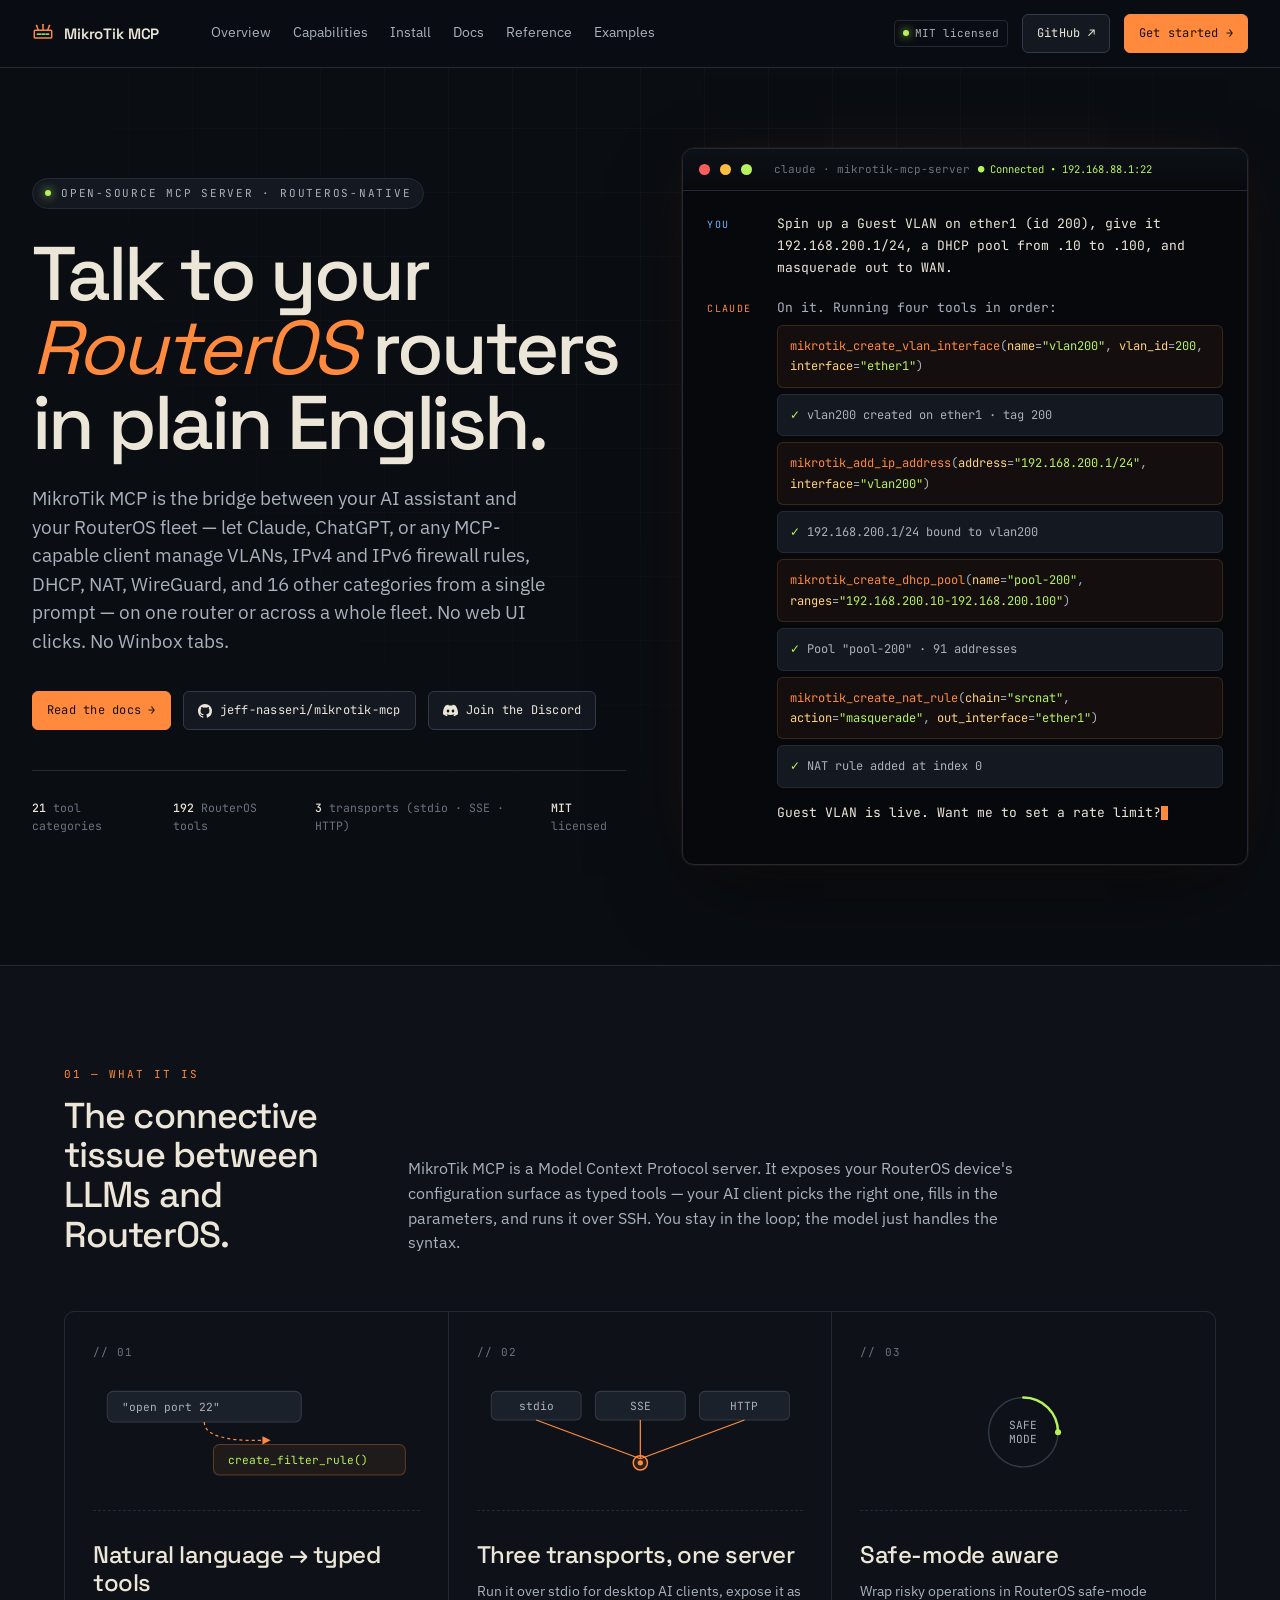
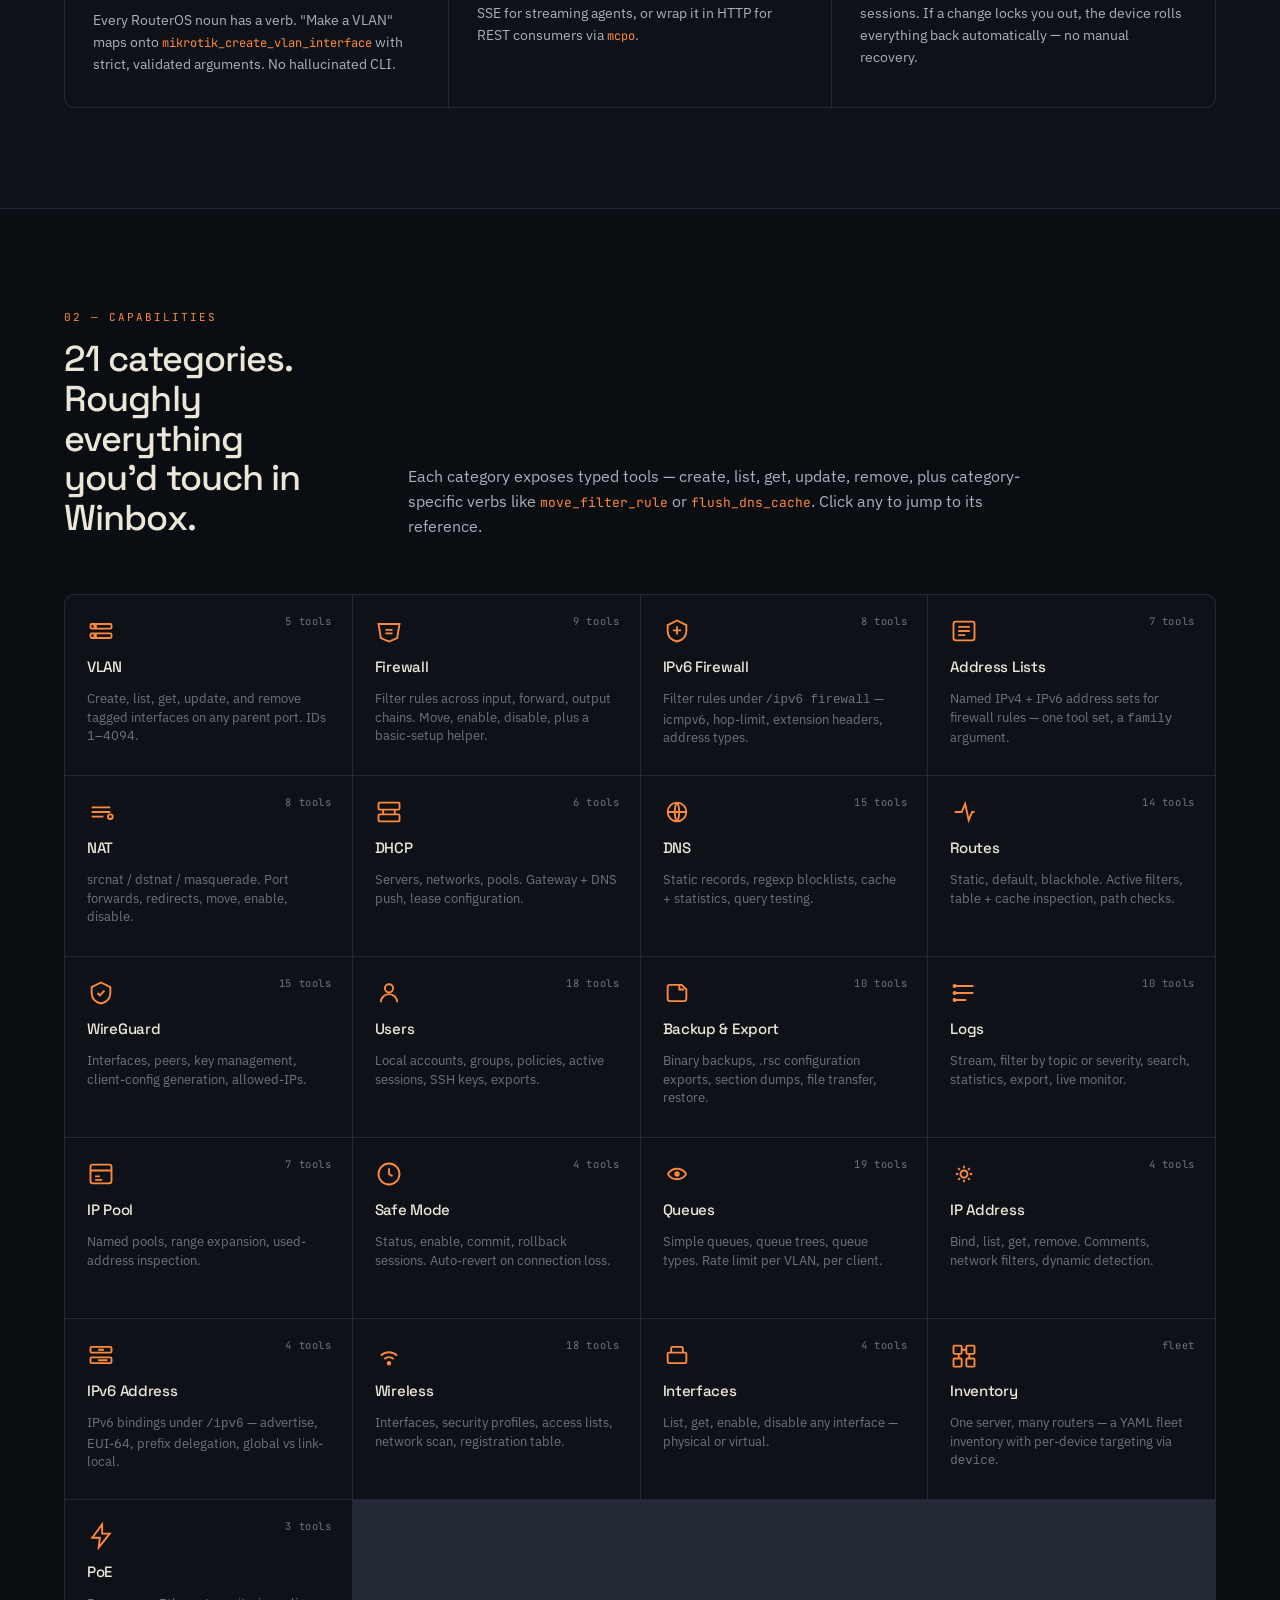
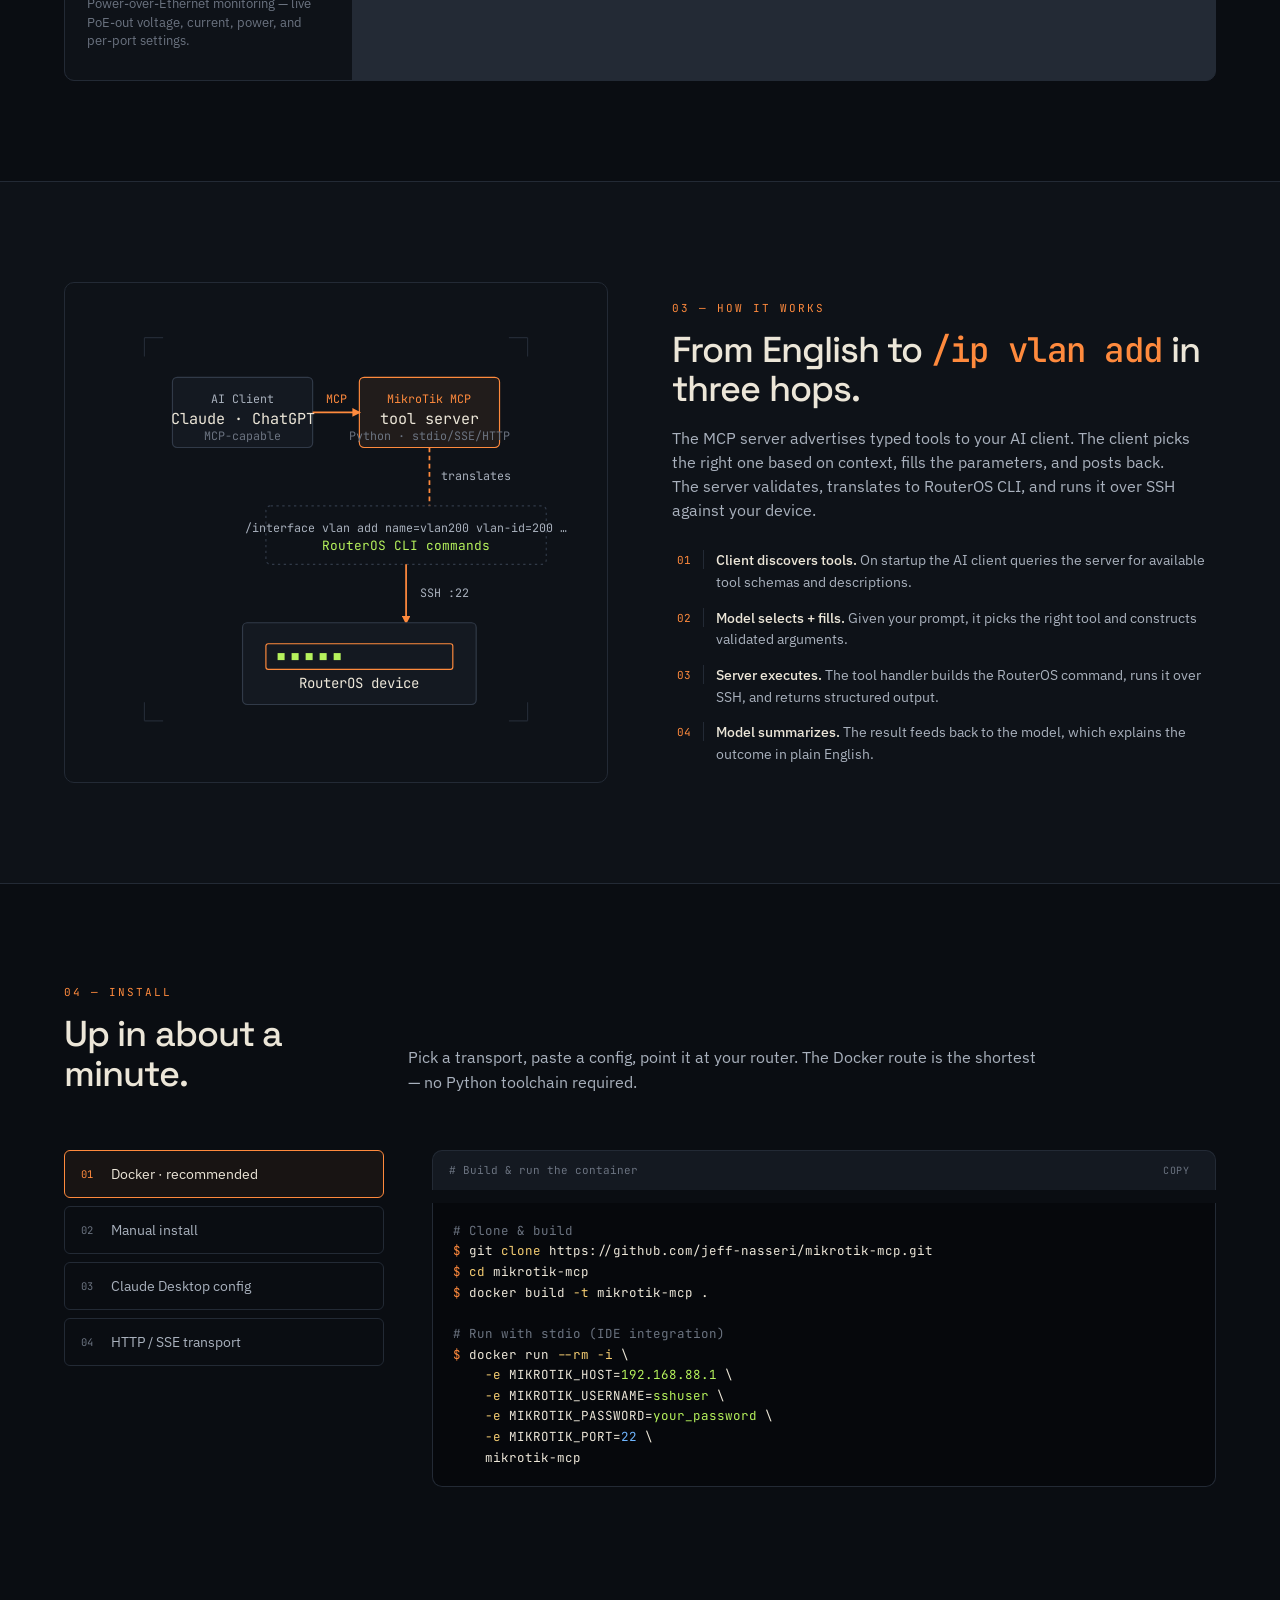
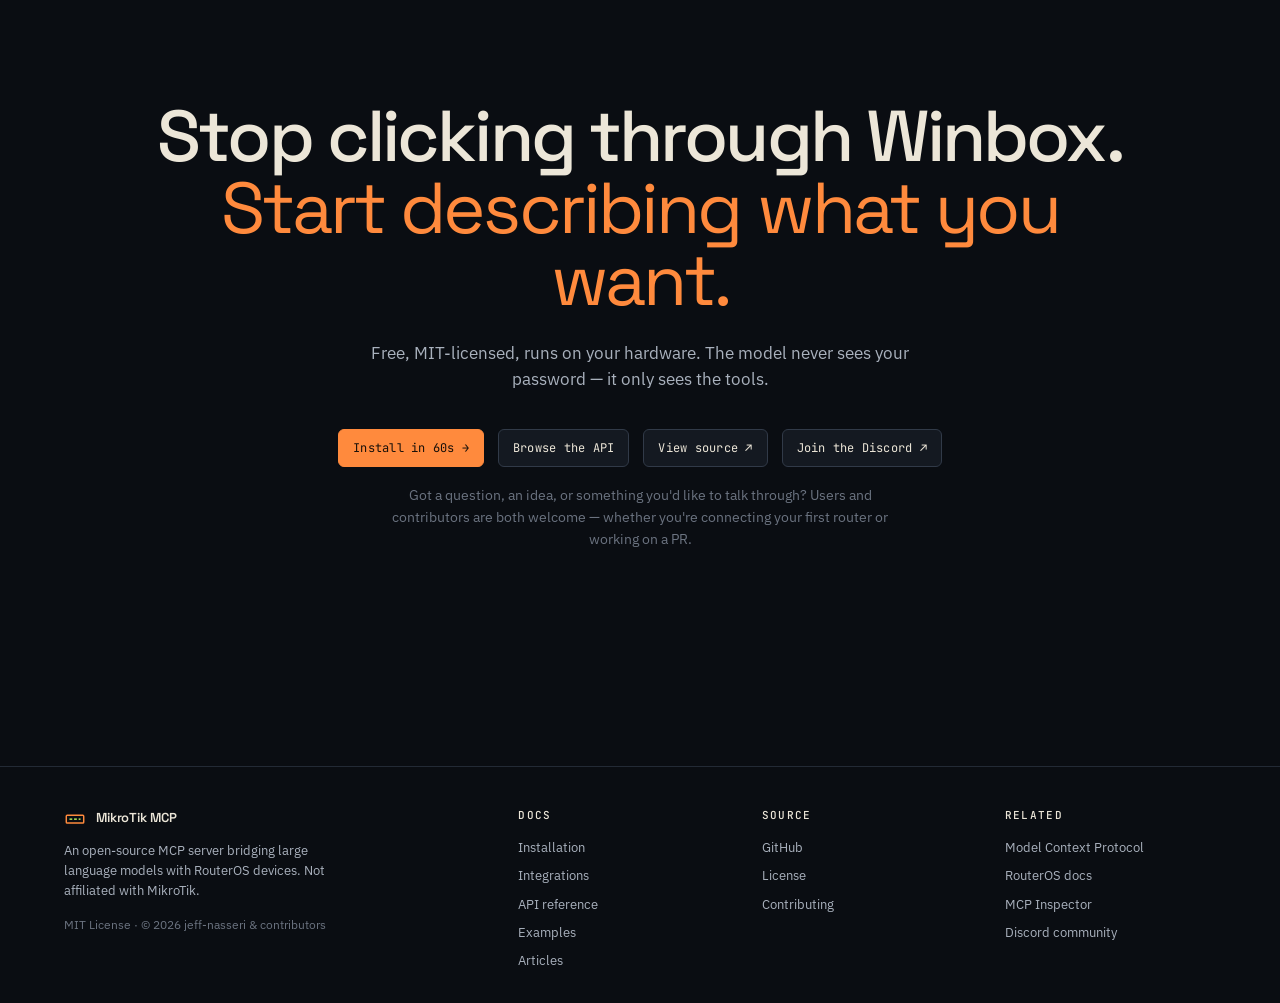
<file: website-src/index.html>
<!doctype html>
<html lang="en">
<head>
<meta charset="utf-8" />
<meta name="viewport" content="width=device-width, initial-scale=1" />
<link rel="icon" type="image/svg+xml" href="/favicon.svg" />
<link rel="icon" type="image/png" sizes="32x32" href="/favicon-32.png" />
<link rel="icon" type="image/png" sizes="16x16" href="/favicon-16.png" />
<link rel="icon" href="/favicon.ico" sizes="any" />
<link rel="apple-touch-icon" href="/apple-touch-icon.png" />
<meta name="theme-color" content="#0a0d12" />
<title>MikroTik MCP — Talk to your RouterOS routers in plain English</title>
<meta name="description" content="MikroTik MCP is an open-source Model Context Protocol server that lets AI clients manage RouterOS devices — VLANs, firewall, DHCP, DNS, WireGuard and more — in plain English." />
<link rel="preconnect" href="https://fonts.googleapis.com" />
<link rel="preconnect" href="https://fonts.gstatic.com" crossorigin />
<link href="https://fonts.googleapis.com/css2?family=Space+Grotesk:wght@400;500;600&family=IBM+Plex+Sans:wght@300;400;500;600&family=JetBrains+Mono:wght@400;500;600&display=swap" rel="stylesheet" />
<link rel="stylesheet" href="styles.css" />
<style>
  /* ===== Landing-specific layout ===== */
  .hero {
    padding: 80px 32px 100px;
    position: relative; z-index: 1;
    max-width: 1280px; margin: 0 auto;
  }
  .hero-grid {
    display: grid; grid-template-columns: 1.05fr 1fr;
    gap: 56px; align-items: center;
  }
  .hero-eyebrow {
    display: inline-flex; align-items: center; gap: 10px;
    font-family: var(--mono); font-size: 11px;
    letter-spacing: 0.16em; text-transform: uppercase;
    color: var(--ink-dim);
    padding: 6px 12px; border-radius: 100px;
    background: var(--bg-2); border: 1px solid var(--line);
    margin-bottom: 28px;
  }
  .hero-eyebrow .pulse {
    width: 6px; height: 6px; border-radius: 50%;
    background: var(--lime); box-shadow: 0 0 10px var(--lime);
    animation: pulse 1.8s infinite;
  }
  @keyframes pulse { 0%, 100% { opacity: 1; } 50% { opacity: 0.45; } }

  .hero h1 {
    font-size: 76px; line-height: 0.98; letter-spacing: -0.04em;
    margin-bottom: 24px;
  }
  .hero h1 .accent { color: var(--amber); font-style: italic; font-weight: 400; }
  .hero .lede {
    font-size: 19px; line-height: 1.5; max-width: 520px;
    color: var(--ink-dim); margin-bottom: 36px;
  }
  .hero-ctas { display: flex; gap: 12px; }
  .meta-row {
    display: flex; gap: 28px; margin-top: 40px;
    padding-top: 28px; border-top: 1px solid var(--line);
    font-family: var(--mono); font-size: 11.5px; color: var(--ink-mute);
  }
  .meta-row b { color: var(--ink); font-weight: 500; }

  /* ----- Hero terminal demo ----- */
  .demo {
    background: #06080c;
    border: 1px solid var(--line);
    border-radius: 12px;
    overflow: hidden;
    box-shadow:
      0 0 0 1px rgba(255,138,61,0.06),
      0 30px 80px -20px rgba(0,0,0,0.6),
      0 0 60px -20px rgba(255,138,61,0.15);
  }
  .demo-head {
    display: flex; align-items: center; gap: 10px;
    padding: 12px 16px; border-bottom: 1px solid var(--line);
    background: linear-gradient(to bottom, #0c1117, #08090d);
    font-family: var(--mono); font-size: 11px; color: var(--ink-mute);
  }
  .demo-dot { width: 11px; height: 11px; border-radius: 50%; background: var(--bg-3); }
  .demo-dot.r { background: #ff5d5d; }
  .demo-dot.y { background: #ffbe3d; }
  .demo-dot.g { background: var(--lime); }
  .demo-title {
    margin-left: 12px; display: flex; align-items: center; gap: 8px;
  }
  .demo-title::after {
    content: "● Connected • 192.168.88.1:22";
    font-family: var(--mono); font-size: 10.5px;
    color: var(--lime); margin-left: auto;
  }
  .demo-body {
    padding: 22px 24px;
    font-family: var(--mono); font-size: 13px; line-height: 1.7;
  }
  .msg { display: grid; grid-template-columns: 56px 1fr; gap: 14px; margin-bottom: 18px; }
  .msg .who {
    font-size: 10px; letter-spacing: 0.14em; text-transform: uppercase;
    color: var(--ink-mute); padding-top: 3px;
  }
  .msg.user .who { color: var(--azure); }
  .msg.ai .who { color: var(--amber); }
  .msg .body { color: var(--ink); }
  .msg.user .body { color: var(--ink); }
  .msg.ai .body { color: var(--ink-dim); }
  .call {
    margin: 6px 0; padding: 10px 12px;
    border-radius: 6px; background: rgba(255,138,61,0.06);
    border: 1px solid rgba(255,138,61,0.18);
    font-size: 12px;
  }
  .call .fn { color: var(--amber); }
  .call .arg { color: var(--lime); }
  .call .key { color: #ffd47a; }
  .result {
    margin: 6px 0 0; padding: 10px 12px;
    border-radius: 6px; background: var(--bg-2);
    border: 1px solid var(--line);
    font-size: 12px; color: var(--ink-dim);
  }
  .result .ok { color: var(--lime); }
  .cursor {
    display: inline-block; width: 7px; height: 14px;
    background: var(--amber); vertical-align: -3px;
    animation: blink 1s steps(2) infinite;
  }
  @keyframes blink { 50% { opacity: 0; } }

  /* ===== Section frame ===== */
  section.band { padding: 100px 32px; position: relative; z-index: 1; }
  section.band.alt { background: var(--bg-1); border-top: 1px solid var(--line); border-bottom: 1px solid var(--line); }
  .band-head {
    display: grid; grid-template-columns: 280px 1fr; gap: 64px; align-items: end;
    margin-bottom: 56px;
  }
  .band-head .eyebrow { margin-bottom: 14px; }
  .band-head h2 { max-width: 720px; }
  .band-head p { font-size: 16px; max-width: 640px; }

  /* ===== Pillars / what-it-does ===== */
  .pillars {
    display: grid; grid-template-columns: repeat(3, 1fr); gap: 1px;
    background: var(--line);
    border: 1px solid var(--line); border-radius: var(--rad-lg);
    overflow: hidden;
  }
  .pillar {
    background: var(--bg-1); padding: 32px 28px;
    display: flex; flex-direction: column; gap: 12px;
  }
  .pillar .num {
    font-family: var(--mono); font-size: 11px; color: var(--ink-mute);
    letter-spacing: 0.1em;
  }
  .pillar h3 { font-size: 24px; }
  .pillar p { font-size: 14px; line-height: 1.55; }
  .pillar .glyph {
    width: 100%;
    margin-bottom: 18px; padding-bottom: 18px; position: relative;
    border-bottom: 1px dashed var(--line);
    overflow: hidden;
  }
  .pillar .glyph svg { display: block; width: 100%; height: auto; }

  /* ===== Capabilities grid ===== */
  .caps {
    display: grid; grid-template-columns: repeat(4, 1fr); gap: 1px;
    background: var(--line);
    border: 1px solid var(--line); border-radius: var(--rad-lg);
    overflow: hidden;
  }
  .cap {
    background: var(--bg-1);
    padding: 22px 22px 24px;
    position: relative;
    display: flex; flex-direction: column; gap: 12px;
    min-height: 180px;
  }
  .cap:hover { background: var(--bg-2); }
  .cap-glyph {
    width: 28px; height: 28px;
    color: var(--amber);
  }
  .cap h4 { font-size: 15px; font-family: var(--display); font-weight: 500; color: var(--ink); }
  .cap p { font-size: 12.5px; line-height: 1.5; color: var(--ink-mute); }
  .cap .count {
    position: absolute; top: 18px; right: 20px;
    font-family: var(--mono); font-size: 10.5px;
    color: var(--ink-mute); letter-spacing: 0.06em;
  }

  /* ===== Architecture diagram ===== */
  .arch {
    display: grid; grid-template-columns: 1fr 1fr; gap: 64px;
    align-items: center;
  }
  .arch .diagram {
    background: var(--bg-1);
    border: 1px solid var(--line);
    border-radius: var(--rad-lg);
    padding: 36px;
    position: relative;
    aspect-ratio: 1.1 / 1;
  }
  .arch .copy h2 { margin-bottom: 16px; }
  .arch .copy p { font-size: 15.5px; max-width: 520px; }
  .arch .steps {
    margin-top: 28px; display: grid; gap: 14px;
  }
  .arch .step {
    display: grid; grid-template-columns: 32px 1fr; gap: 12px; align-items: start;
  }
  .arch .step .step-n {
    font-family: var(--mono); font-size: 11px;
    color: var(--amber); padding-top: 2px;
    border-right: 1px solid var(--line); padding-right: 12px;
    text-align: right;
  }
  .arch .step strong { color: var(--ink); font-weight: 500; }
  .arch .step .text { font-size: 14px; color: var(--ink-dim); }

  /* ===== Install / quickstart ===== */
  .install {
    display: grid; grid-template-columns: 320px 1fr; gap: 48px;
    align-items: start;
  }
  .install .nav-side {
    display: grid; gap: 8px;
  }
  .install .nav-side button {
    text-align: left;
    background: transparent;
    border: 1px solid var(--line);
    border-radius: var(--rad);
    padding: 14px 16px;
    color: var(--ink-dim);
    cursor: pointer;
    font-family: var(--sans); font-size: 14px;
    display: flex; align-items: center; gap: 12px;
  }
  .install .nav-side button[aria-pressed="true"] {
    border-color: var(--amber);
    background: rgba(255,138,61,0.06);
    color: var(--ink);
  }
  .install .nav-side button .ix {
    font-family: var(--mono); font-size: 10.5px; color: var(--ink-mute);
    width: 18px;
  }
  .install .nav-side button[aria-pressed="true"] .ix { color: var(--amber); }
  .install-panel { display: none; }
  .install-panel.show { display: block; }

  /* ===== Big quote / CTA ===== */
  .cta {
    padding: 100px 32px; text-align: center; position: relative;
  }
  .cta h2 {
    font-size: 72px; line-height: 1; letter-spacing: -0.04em;
    max-width: 980px; margin: 0 auto 24px;
  }
  .cta h2 em { color: var(--amber); font-style: normal; font-weight: 400; }
  .cta p { font-size: 17px; max-width: 540px; margin: 0 auto 36px; }
  .cta-row { display: flex; gap: 14px; justify-content: center; flex-wrap: wrap; }

  /* responsive */
  @media (max-width: 1080px) {
    .hero-grid, .arch, .install { grid-template-columns: 1fr; }
    .caps { grid-template-columns: repeat(2, 1fr); }
    .pillars { grid-template-columns: 1fr; }
    .hero h1 { font-size: 52px; }
    .cta h2 { font-size: 48px; }
    .band-head { grid-template-columns: 1fr; gap: 16px; }
    .meta-row { flex-wrap: wrap; gap: 16px 28px; }
  }
  @media (max-width: 560px) {
    .caps { grid-template-columns: 1fr; }
    .hero h1 { font-size: 42px; }
    .cta h2 { font-size: 36px; }
  }
</style>
</head>
<body>
<div class="grid-bg"></div>

<!-- ============ NAV ============ -->
<nav class="nav">
  <a href="index.html" class="brand">
    <span class="brand-mark">
      <!-- MCP/router-shaped mark: stylized switch with antenna -->
      <svg viewBox="0 0 24 24" width="22" height="22" fill="none" stroke="currentColor" stroke-width="1.6" stroke-linecap="square">
        <rect x="2.5" y="9" width="19" height="8.5" rx="1" stroke="var(--amber)"/>
        <line x1="6" y1="13.25" x2="9" y2="13.25" stroke="var(--lime)"/>
        <line x1="11" y1="13.25" x2="14" y2="13.25" stroke="var(--lime)"/>
        <line x1="16" y1="13.25" x2="18" y2="13.25" stroke="var(--lime)"/>
        <line x1="7" y1="9" x2="5" y2="4" stroke="var(--amber)"/>
        <line x1="12" y1="9" x2="12" y2="3" stroke="var(--amber)"/>
        <line x1="17" y1="9" x2="19" y2="4" stroke="var(--amber)"/>
        <circle cx="5" cy="4" r="0.9" fill="var(--amber)" stroke="none"/>
        <circle cx="12" cy="3" r="0.9" fill="var(--amber)" stroke="none"/>
        <circle cx="19" cy="4" r="0.9" fill="var(--amber)" stroke="none"/>
      </svg>
    </span>
    MikroTik MCP
  </a>
  <div class="nav-links">
    <a href="#what">Overview</a>
    <a href="#capabilities">Capabilities</a>
    <a href="#install">Install</a>
    <a href="docs/index.html">Docs</a>
    <a href="docs/reference.html">Reference</a>
    <a href="docs/examples.html">Examples</a>
  </div>
  <div class="nav-right">
    <span class="pill"><span class="dot"></span> MIT licensed</span>
    <a class="btn" href="https://github.com/jeff-nasseri/mikrotik-mcp" target="_blank" rel="noopener">GitHub ↗</a>
    <a class="btn btn-primary" href="docs/index.html">Get started →</a>
  </div>
</nav>

<!-- ============ HERO ============ -->
<section class="hero">
  <div class="hero-grid">
    <div>
      <span class="hero-eyebrow"><span class="pulse"></span> Open-source MCP server · RouterOS-native</span>
      <h1>
        Talk to your<br>
        <span class="accent">RouterOS</span> routers<br>
        in plain English.
      </h1>
      <p class="lede">
        MikroTik MCP is the bridge between your AI assistant and your RouterOS fleet — let Claude, ChatGPT, or any
        MCP-capable client manage VLANs, IPv4 and IPv6 firewall rules, DHCP, NAT, WireGuard, and 16 other categories from a single
        prompt — on one router or across a whole fleet. No web UI clicks. No Winbox tabs.
      </p>
      <div class="hero-ctas">
        <a class="btn btn-primary" href="docs/index.html">Read the docs →</a>
        <a class="btn" href="https://github.com/jeff-nasseri/mikrotik-mcp" target="_blank" rel="noopener">
          <svg width="14" height="14" viewBox="0 0 16 16" fill="currentColor"><path d="M8 0C3.58 0 0 3.58 0 8a8 8 0 005.47 7.59c.4.07.55-.17.55-.38v-1.34c-2.23.48-2.7-1.07-2.7-1.07-.36-.93-.89-1.18-.89-1.18-.73-.5.05-.49.05-.49.8.06 1.23.83 1.23.83.72 1.23 1.88.88 2.34.67.07-.52.28-.88.51-1.08-1.78-.2-3.64-.89-3.64-3.95 0-.87.31-1.59.82-2.15-.08-.2-.36-1.02.08-2.12 0 0 .67-.22 2.2.82a7.6 7.6 0 014 0c1.53-1.04 2.2-.82 2.2-.82.44 1.1.16 1.92.08 2.12.51.56.82 1.27.82 2.15 0 3.07-1.87 3.75-3.65 3.95.29.25.54.74.54 1.48v2.2c0 .21.15.46.55.38A8 8 0 0016 8c0-4.42-3.58-8-8-8z"/></svg>
          jeff-nasseri/mikrotik-mcp
        </a>
        <a class="btn" href="https://discord.gg/kmVSpstbNU" target="_blank" rel="noopener">
          <svg width="15" height="15" viewBox="0 0 24 24" fill="currentColor"><path d="M20.317 4.369a19.79 19.79 0 00-4.885-1.515.074.074 0 00-.079.037c-.21.375-.444.864-.608 1.249a18.27 18.27 0 00-5.487 0 12.64 12.64 0 00-.617-1.25.077.077 0 00-.079-.036A19.736 19.736 0 003.677 4.37a.07.07 0 00-.032.027C.533 9.046-.32 13.58.099 18.057a.082.082 0 00.031.057 19.9 19.9 0 005.993 3.03.078.078 0 00.084-.028c.462-.63.874-1.295 1.226-1.994a.076.076 0 00-.041-.106 13.1 13.1 0 01-1.872-.892.077.077 0 01-.008-.128c.126-.094.252-.192.372-.291a.074.074 0 01.077-.01c3.928 1.793 8.18 1.793 12.062 0a.074.074 0 01.078.009c.12.099.246.198.373.292a.077.077 0 01-.006.127c-.598.35-1.22.644-1.873.891a.077.077 0 00-.041.107c.36.698.772 1.363 1.225 1.993a.076.076 0 00.084.029 19.84 19.84 0 006.002-3.03.077.077 0 00.032-.056c.5-5.177-.838-9.674-3.549-13.66a.061.061 0 00-.031-.028zM8.02 15.331c-1.182 0-2.157-1.085-2.157-2.419 0-1.333.956-2.418 2.157-2.418 1.21 0 2.176 1.095 2.157 2.418 0 1.334-.956 2.419-2.157 2.419zm7.975 0c-1.183 0-2.157-1.085-2.157-2.419 0-1.333.955-2.418 2.157-2.418 1.21 0 2.176 1.095 2.157 2.418 0 1.334-.946 2.419-2.157 2.419z"/></svg>
          Join the Discord
        </a>
      </div>
      <div class="meta-row">
        <div><b>21</b> tool categories</div>
        <div><b>192</b> RouterOS tools</div>
        <div><b>3</b> transports (stdio · SSE · HTTP)</div>
        <div><b>MIT</b> licensed</div>
      </div>
    </div>

    <!-- Hero terminal demo -->
    <div class="demo" aria-label="Example MCP session">
      <div class="demo-head">
        <span class="demo-dot r"></span><span class="demo-dot y"></span><span class="demo-dot g"></span>
        <span class="demo-title">claude · mikrotik-mcp-server</span>
      </div>
      <div class="demo-body">
        <div class="msg user">
          <div class="who">You</div>
          <div class="body">Spin up a Guest VLAN on ether1 (id 200), give it
            192.168.200.1/24, a DHCP pool from .10 to .100, and masquerade out to WAN.</div>
        </div>
        <div class="msg ai">
          <div class="who">Claude</div>
          <div class="body">
            On it. Running four tools in order:
            <div class="call"><span class="fn">mikrotik_create_vlan_interface</span>(<span class="key">name</span>=<span class="arg">"vlan200"</span>, <span class="key">vlan_id</span>=<span class="arg">200</span>, <span class="key">interface</span>=<span class="arg">"ether1"</span>)</div>
            <div class="result"><span class="ok">✓</span> vlan200 created on ether1 · tag 200</div>
            <div class="call"><span class="fn">mikrotik_add_ip_address</span>(<span class="key">address</span>=<span class="arg">"192.168.200.1/24"</span>, <span class="key">interface</span>=<span class="arg">"vlan200"</span>)</div>
            <div class="result"><span class="ok">✓</span> 192.168.200.1/24 bound to vlan200</div>
            <div class="call"><span class="fn">mikrotik_create_dhcp_pool</span>(<span class="key">name</span>=<span class="arg">"pool-200"</span>, <span class="key">ranges</span>=<span class="arg">"192.168.200.10-192.168.200.100"</span>)</div>
            <div class="result"><span class="ok">✓</span> Pool "pool-200" · 91 addresses</div>
            <div class="call"><span class="fn">mikrotik_create_nat_rule</span>(<span class="key">chain</span>=<span class="arg">"srcnat"</span>, <span class="key">action</span>=<span class="arg">"masquerade"</span>, <span class="key">out_interface</span>=<span class="arg">"ether1"</span>)</div>
            <div class="result"><span class="ok">✓</span> NAT rule added at index 0</div>
            <div style="margin-top: 14px; color: var(--ink);">Guest VLAN is live. Want me to set a rate limit?<span class="cursor"></span></div>
          </div>
        </div>
      </div>
    </div>
  </div>
</section>

<!-- ============ WHAT IT IS ============ -->
<section class="band alt" id="what">
  <div class="wrap">
    <div class="band-head">
      <div>
        <div class="eyebrow">01 — What it is</div>
        <h2>The connective tissue between LLMs and RouterOS.</h2>
      </div>
      <p>
        MikroTik MCP is a Model Context Protocol server. It exposes your RouterOS device's
        configuration surface as typed tools — your AI client picks the right one, fills in
        the parameters, and runs it over SSH. You stay in the loop; the model just handles
        the syntax.
      </p>
    </div>

    <div class="pillars">
      <div class="pillar">
        <div class="num">// 01</div>
        <div class="glyph">
          <svg viewBox="0 0 320 116" aria-hidden="true">
            <!-- prompt -->
            <rect x="14" y="18" width="190" height="30" rx="6" fill="var(--bg-3)" stroke="var(--line-strong)"/>
            <text x="28" y="37" font-family="JetBrains Mono" font-size="11" fill="var(--ink-dim)">"open port 22"</text>
            <!-- connector -->
            <path d="M 109 48 Q 109 64 150 66 L 168 66" stroke="var(--amber)" fill="none" stroke-width="1.2" stroke-dasharray="3 3"/>
            <path d="M 166 62 L 174 66 L 166 70 Z" fill="var(--amber)"/>
            <!-- tool call -->
            <rect x="118" y="70" width="188" height="30" rx="6" fill="rgba(255,138,61,0.07)" stroke="rgba(255,138,61,0.32)"/>
            <text x="132" y="89" font-family="JetBrains Mono" font-size="11" fill="var(--lime)">create_filter_rule()</text>
          </svg>
        </div>
        <h3>Natural language → typed tools</h3>
        <p>Every RouterOS noun has a verb. "Make a VLAN" maps onto <span style="color:var(--amber);font-family:var(--mono);font-size:12px">mikrotik_create_vlan_interface</span> with strict, validated arguments. No hallucinated CLI.</p>
      </div>

      <div class="pillar">
        <div class="num">// 02</div>
        <div class="glyph">
          <svg viewBox="0 0 320 116" aria-hidden="true">
            <!-- Three transport boxes -->
            <g font-family="JetBrains Mono" font-size="11" fill="var(--ink-dim)" text-anchor="middle">
              <rect x="14" y="18" width="88" height="28" rx="5" fill="var(--bg-3)" stroke="var(--line-strong)"/>
              <text x="58" y="36">stdio</text>
              <rect x="116" y="18" width="88" height="28" rx="5" fill="var(--bg-3)" stroke="var(--line-strong)"/>
              <text x="160" y="36">SSE</text>
              <rect x="218" y="18" width="88" height="28" rx="5" fill="var(--bg-3)" stroke="var(--line-strong)"/>
              <text x="262" y="36">HTTP</text>
            </g>
            <!-- converge -->
            <path d="M 58 46 L 160 84" stroke="var(--amber)" stroke-width="1.2" fill="none"/>
            <path d="M 160 46 L 160 84" stroke="var(--amber)" stroke-width="1.2" fill="none"/>
            <path d="M 262 46 L 160 84" stroke="var(--amber)" stroke-width="1.2" fill="none"/>
            <circle cx="160" cy="88" r="7" fill="rgba(255,138,61,0.12)" stroke="var(--amber)" stroke-width="1.4"/>
            <circle cx="160" cy="88" r="2.6" fill="var(--amber)"/>
          </svg>
        </div>
        <h3>Three transports, one server</h3>
        <p>Run it over stdio for desktop AI clients, expose it as SSE for streaming agents, or wrap it in HTTP for REST consumers via <span style="color:var(--amber);font-family:var(--mono);font-size:12px">mcpo</span>.</p>
      </div>

      <div class="pillar">
        <div class="num">// 03</div>
        <div class="glyph">
          <svg viewBox="0 0 320 116" aria-hidden="true">
            <!-- Safe-mode: progress ring + auto-revert -->
            <circle cx="160" cy="58" r="34" fill="none" stroke="var(--line-strong)" stroke-width="1.4"/>
            <path d="M 160 24 A 34 34 0 0 1 194 58" fill="none" stroke="var(--lime)" stroke-width="2.4" stroke-linecap="round"/>
            <circle cx="194" cy="58" r="3" fill="var(--lime)"/>
            <text x="160" y="55" font-family="JetBrains Mono" font-size="11" fill="var(--ink-dim)" text-anchor="middle">SAFE</text>
            <text x="160" y="69" font-family="JetBrains Mono" font-size="11" fill="var(--ink-dim)" text-anchor="middle">MODE</text>
          </svg>
        </div>
        <h3>Safe-mode aware</h3>
        <p>Wrap risky operations in RouterOS safe-mode sessions. If a change locks you out, the device rolls everything back automatically — no manual recovery.</p>
      </div>
    </div>
  </div>
</section>

<!-- ============ CAPABILITIES ============ -->
<section class="band" id="capabilities">
  <div class="wrap">
    <div class="band-head">
      <div>
        <div class="eyebrow">02 — Capabilities</div>
        <h2>21 categories. Roughly everything you'd touch in Winbox.</h2>
      </div>
      <p>Each category exposes typed tools — create, list, get, update, remove, plus category-specific
        verbs like <span style="color:var(--amber);font-family:var(--mono);font-size:13px">move_filter_rule</span>
        or <span style="color:var(--amber);font-family:var(--mono);font-size:13px">flush_dns_cache</span>.
        Click any to jump to its reference.</p>
    </div>

    <div class="caps">
      <a class="cap" href="docs/reference.html#vlan">
        <svg class="cap-glyph" viewBox="0 0 24 24" fill="none" stroke="currentColor" stroke-width="1.6"><rect x="3" y="6" width="18" height="4" rx="1"/><rect x="3" y="14" width="18" height="4" rx="1"/><circle cx="7" cy="8" r="0.8" fill="currentColor"/><circle cx="7" cy="16" r="0.8" fill="currentColor"/></svg>
        <span class="count">5 tools</span>
        <h4>VLAN</h4>
        <p>Create, list, get, update, and remove tagged interfaces on any parent port. IDs 1–4094.</p>
      </a>
      <a class="cap" href="docs/reference.html#firewall">
        <svg class="cap-glyph" viewBox="0 0 24 24" fill="none" stroke="currentColor" stroke-width="1.6"><path d="M3 6h18l-2 12-7 3-7-3z"/><path d="M9 11h6M9 14h6"/></svg>
        <span class="count">9 tools</span>
        <h4>Firewall</h4>
        <p>Filter rules across input, forward, output chains. Move, enable, disable, plus a basic-setup helper.</p>
      </a>
      <a class="cap" href="docs/reference.html#ipv6-firewall">
        <svg class="cap-glyph" viewBox="0 0 24 24" fill="none" stroke="currentColor" stroke-width="1.6"><path d="M12 3l8 4v5c0 5-3.5 8-8 9-4.5-1-8-4-8-9V7l8-4z"/><path d="M8.5 11.5h7M12 8v7"/></svg>
        <span class="count">8 tools</span>
        <h4>IPv6 Firewall</h4>
        <p>Filter rules under <code>/ipv6 firewall</code> — icmpv6, hop-limit, extension headers, address types.</p>
      </a>
      <a class="cap" href="docs/reference.html#address-list">
        <svg class="cap-glyph" viewBox="0 0 24 24" fill="none" stroke="currentColor" stroke-width="1.6"><rect x="3" y="4" width="18" height="16" rx="2"/><path d="M7 8.5h10M7 12h10M7 15.5h6"/></svg>
        <span class="count">7 tools</span>
        <h4>Address Lists</h4>
        <p>Named IPv4 + IPv6 address sets for firewall rules — one tool set, a <code>family</code> argument.</p>
      </a>
      <a class="cap" href="docs/reference.html#nat">
        <svg class="cap-glyph" viewBox="0 0 24 24" fill="none" stroke="currentColor" stroke-width="1.6"><path d="M4 8h16M4 12h16M4 16h10"/><circle cx="20" cy="16" r="2"/></svg>
        <span class="count">8 tools</span>
        <h4>NAT</h4>
        <p>srcnat / dstnat / masquerade. Port forwards, redirects, move, enable, disable.</p>
      </a>
      <a class="cap" href="docs/reference.html#dhcp">
        <svg class="cap-glyph" viewBox="0 0 24 24" fill="none" stroke="currentColor" stroke-width="1.6"><rect x="3" y="4" width="18" height="6" rx="1"/><rect x="3" y="14" width="18" height="6" rx="1"/><path d="M7 10v4M17 10v4"/></svg>
        <span class="count">6 tools</span>
        <h4>DHCP</h4>
        <p>Servers, networks, pools. Gateway + DNS push, lease configuration.</p>
      </a>
      <a class="cap" href="docs/reference.html#dns">
        <svg class="cap-glyph" viewBox="0 0 24 24" fill="none" stroke="currentColor" stroke-width="1.6"><circle cx="12" cy="12" r="8"/><path d="M4 12h16M12 4c2.5 3 2.5 13 0 16M12 4c-2.5 3-2.5 13 0 16"/></svg>
        <span class="count">15 tools</span>
        <h4>DNS</h4>
        <p>Static records, regexp blocklists, cache + statistics, query testing.</p>
      </a>
      <a class="cap" href="docs/reference.html#routes">
        <svg class="cap-glyph" viewBox="0 0 24 24" fill="none" stroke="currentColor" stroke-width="1.6"><path d="M4 12h6l3-7 3 14 3-7h2"/></svg>
        <span class="count">14 tools</span>
        <h4>Routes</h4>
        <p>Static, default, blackhole. Active filters, table + cache inspection, path checks.</p>
      </a>
      <a class="cap" href="docs/reference.html#wireguard">
        <svg class="cap-glyph" viewBox="0 0 24 24" fill="none" stroke="currentColor" stroke-width="1.6"><path d="M12 3l8 4v5c0 5-3.5 8-8 9-4.5-1-8-4-8-9V7l8-4z"/><path d="M9 12l2 2 4-4"/></svg>
        <span class="count">15 tools</span>
        <h4>WireGuard</h4>
        <p>Interfaces, peers, key management, client-config generation, allowed-IPs.</p>
      </a>
      <a class="cap" href="docs/reference.html#users">
        <svg class="cap-glyph" viewBox="0 0 24 24" fill="none" stroke="currentColor" stroke-width="1.6"><circle cx="12" cy="8" r="3.5"/><path d="M5 20c0-4 3-7 7-7s7 3 7 7"/></svg>
        <span class="count">18 tools</span>
        <h4>Users</h4>
        <p>Local accounts, groups, policies, active sessions, SSH keys, exports.</p>
      </a>
      <a class="cap" href="docs/reference.html#backup">
        <svg class="cap-glyph" viewBox="0 0 24 24" fill="none" stroke="currentColor" stroke-width="1.6"><path d="M4 7v10a2 2 0 002 2h12a2 2 0 002-2V9l-4-4H6a2 2 0 00-2 2z"/><path d="M14 5v4h4"/></svg>
        <span class="count">10 tools</span>
        <h4>Backup &amp; Export</h4>
        <p>Binary backups, .rsc configuration exports, section dumps, file transfer, restore.</p>
      </a>
      <a class="cap" href="docs/reference.html#logs">
        <svg class="cap-glyph" viewBox="0 0 24 24" fill="none" stroke="currentColor" stroke-width="1.6"><path d="M4 6h16M4 12h16M4 18h10"/><circle cx="4" cy="6" r="1" fill="currentColor"/><circle cx="4" cy="12" r="1" fill="currentColor"/><circle cx="4" cy="18" r="1" fill="currentColor"/></svg>
        <span class="count">10 tools</span>
        <h4>Logs</h4>
        <p>Stream, filter by topic or severity, search, statistics, export, live monitor.</p>
      </a>
      <a class="cap" href="docs/reference.html#ip-pool">
        <svg class="cap-glyph" viewBox="0 0 24 24" fill="none" stroke="currentColor" stroke-width="1.6"><rect x="3" y="4" width="18" height="16" rx="2"/><path d="M3 9h18M7 14h4M7 17h6"/></svg>
        <span class="count">7 tools</span>
        <h4>IP Pool</h4>
        <p>Named pools, range expansion, used-address inspection.</p>
      </a>
      <a class="cap" href="docs/reference.html#safe-mode">
        <svg class="cap-glyph" viewBox="0 0 24 24" fill="none" stroke="currentColor" stroke-width="1.6"><path d="M12 3a9 9 0 110 18 9 9 0 010-18z"/><path d="M12 7v5l3 2"/></svg>
        <span class="count">4 tools</span>
        <h4>Safe Mode</h4>
        <p>Status, enable, commit, rollback sessions. Auto-revert on connection loss.</p>
      </a>
      <a class="cap" href="docs/reference.html#queue">
        <svg class="cap-glyph" viewBox="0 0 24 24" fill="none" stroke="currentColor" stroke-width="1.6"><path d="M4 12c4-6 12-6 16 0M4 12c4 6 12 6 16 0"/><circle cx="12" cy="12" r="1.5" fill="currentColor"/></svg>
        <span class="count">19 tools</span>
        <h4>Queues</h4>
        <p>Simple queues, queue trees, queue types. Rate limit per VLAN, per client.</p>
      </a>
      <a class="cap" href="docs/reference.html#ip-address">
        <svg class="cap-glyph" viewBox="0 0 24 24" fill="none" stroke="currentColor" stroke-width="1.6"><circle cx="12" cy="12" r="3"/><path d="M12 5v2M12 17v2M5 12h2M17 12h2M7 7l1.5 1.5M15.5 15.5L17 17M7 17l1.5-1.5M15.5 8.5L17 7"/></svg>
        <span class="count">4 tools</span>
        <h4>IP Address</h4>
        <p>Bind, list, get, remove. Comments, network filters, dynamic detection.</p>
      </a>
      <a class="cap" href="docs/reference.html#ipv6-address">
        <svg class="cap-glyph" viewBox="0 0 24 24" fill="none" stroke="currentColor" stroke-width="1.6"><rect x="3" y="5" width="18" height="5" rx="1"/><rect x="3" y="14" width="18" height="5" rx="1"/><path d="M6.5 7.5h.01M9.5 7.5h5M6.5 16.5h.01M9.5 16.5h8"/></svg>
        <span class="count">4 tools</span>
        <h4>IPv6 Address</h4>
        <p>IPv6 bindings under <code>/ipv6</code> — advertise, EUI-64, prefix delegation, global vs link-local.</p>
      </a>
      <a class="cap" href="docs/reference.html#wireless">
        <svg class="cap-glyph" viewBox="0 0 24 24" fill="none" stroke="currentColor" stroke-width="1.6"><path d="M5 12.5a10 10 0 0114 0"/><path d="M8 15.4a6 6 0 018 0"/><circle cx="12" cy="19" r="1.1" fill="currentColor"/></svg>
        <span class="count">18 tools</span>
        <h4>Wireless</h4>
        <p>Interfaces, security profiles, access lists, network scan, registration table.</p>
      </a>
      <a class="cap" href="docs/reference.html#interfaces">
        <svg class="cap-glyph" viewBox="0 0 24 24" fill="none" stroke="currentColor" stroke-width="1.6"><path d="M7 10V6a1 1 0 011-1h8a1 1 0 011 1v4"/><rect x="4" y="10" width="16" height="9" rx="1"/><path d="M8 14h.01M12 14h.01M16 14h.01"/></svg>
        <span class="count">4 tools</span>
        <h4>Interfaces</h4>
        <p>List, get, enable, disable any interface — physical or virtual.</p>
      </a>
      <a class="cap" href="docs/reference.html#inventory">
        <svg class="cap-glyph" viewBox="0 0 24 24" fill="none" stroke="currentColor" stroke-width="1.6"><rect x="3" y="4" width="7" height="7" rx="1"/><rect x="14" y="4" width="7" height="7" rx="1"/><rect x="3" y="15" width="7" height="7" rx="1"/><rect x="14" y="15" width="7" height="7" rx="1"/><path d="M10 7.5h4M7.5 11v4M16.5 11v4"/></svg>
        <span class="count">fleet</span>
        <h4>Inventory</h4>
        <p>One server, many routers — a YAML fleet inventory with per-device targeting via <code>device</code>.</p>
      </a>
      <a class="cap" href="docs/reference.html#poe">
        <svg class="cap-glyph" viewBox="0 0 24 24" fill="none" stroke="currentColor" stroke-width="1.6"><path d="M13 2L4.5 13.5H11l-1 8.5L19.5 10H13z"/></svg>
        <span class="count">3 tools</span>
        <h4>PoE</h4>
        <p>Power-over-Ethernet monitoring — live PoE-out voltage, current, power, and per-port settings.</p>
      </a>
    </div>
  </div>
</section>

<!-- ============ ARCHITECTURE / HOW IT WORKS ============ -->
<section class="band alt" id="architecture">
  <div class="wrap">
    <div class="arch">
      <div class="diagram">
        <!-- Architecture diagram, hand-drawn schematic feel -->
        <svg viewBox="0 0 360 360" width="100%" height="100%" font-family="JetBrains Mono" font-size="11">
          <!-- Frame ticks -->
          <g stroke="var(--line)" stroke-width="1">
            <path d="M 16 16 L 32 16 M 16 16 L 16 32" />
            <path d="M 344 16 L 328 16 M 344 16 L 344 32" />
            <path d="M 16 344 L 32 344 M 16 344 L 16 328" />
            <path d="M 344 344 L 328 344 M 344 344 L 344 328" />
          </g>

          <!-- Client -->
          <g transform="translate(40, 50)">
            <rect width="120" height="60" rx="4" fill="var(--bg-2)" stroke="var(--line-strong)"/>
            <text x="60" y="22" text-anchor="middle" fill="var(--ink-dim)" font-size="10">AI Client</text>
            <text x="60" y="40" text-anchor="middle" fill="var(--ink)" font-size="13">Claude · ChatGPT</text>
            <text x="60" y="54" text-anchor="middle" fill="var(--ink-mute)" font-size="10">MCP-capable</text>
          </g>

          <!-- Arrow + protocol -->
          <g>
            <path d="M 160 80 L 200 80" stroke="var(--amber)" stroke-width="1.5" fill="none" marker-end="url(#arrow)"/>
            <text x="180" y="72" text-anchor="middle" fill="var(--amber)" font-size="10">MCP</text>
          </g>

          <!-- MCP server box -->
          <g transform="translate(200, 50)">
            <rect width="120" height="60" rx="4" fill="rgba(255,138,61,0.08)" stroke="var(--amber)"/>
            <text x="60" y="22" text-anchor="middle" fill="var(--amber)" font-size="10">MikroTik MCP</text>
            <text x="60" y="40" text-anchor="middle" fill="var(--ink)" font-size="13">tool server</text>
            <text x="60" y="54" text-anchor="middle" fill="var(--ink-mute)" font-size="10">Python · stdio/SSE/HTTP</text>
          </g>

          <!-- Down to translator -->
          <path d="M 260 110 L 260 160" stroke="var(--amber)" stroke-width="1.5" stroke-dasharray="4 3" fill="none"/>
          <text x="270" y="138" fill="var(--ink-dim)" font-size="10">translates</text>

          <!-- Translator -->
          <g transform="translate(120, 160)">
            <rect width="240" height="50" rx="4" fill="var(--bg-1)" stroke="var(--line-strong)" stroke-dasharray="2 3"/>
            <text x="120" y="22" text-anchor="middle" fill="var(--ink-dim)" font-size="10">/interface vlan add name=vlan200 vlan-id=200 …</text>
            <text x="120" y="38" text-anchor="middle" fill="var(--lime)" font-size="11">RouterOS CLI commands</text>
          </g>

          <!-- Down to router -->
          <path d="M 240 210 L 240 260" stroke="var(--amber)" stroke-width="1.5" fill="none" marker-end="url(#arrow)"/>
          <text x="252" y="238" fill="var(--ink-dim)" font-size="10">SSH :22</text>

          <!-- Router -->
          <g transform="translate(100, 260)">
            <rect width="200" height="70" rx="4" fill="var(--bg-2)" stroke="var(--line-strong)"/>
            <!-- Router silhouette -->
            <rect x="20" y="18" width="160" height="22" rx="2" fill="none" stroke="var(--amber)" stroke-width="1"/>
            <g fill="var(--lime)">
              <rect x="30" y="26" width="6" height="6"/>
              <rect x="42" y="26" width="6" height="6"/>
              <rect x="54" y="26" width="6" height="6"/>
              <rect x="66" y="26" width="6" height="6"/>
              <rect x="78" y="26" width="6" height="6"/>
            </g>
            <text x="100" y="56" text-anchor="middle" fill="var(--ink)" font-size="12">RouterOS device</text>
          </g>

          <!-- arrow defs -->
          <defs>
            <marker id="arrow" viewBox="0 0 10 10" refX="8" refY="5" markerWidth="5" markerHeight="5" orient="auto-start-reverse">
              <path d="M 0 0 L 10 5 L 0 10 z" fill="var(--amber)"/>
            </marker>
          </defs>
        </svg>
      </div>
      <div class="copy">
        <div class="eyebrow" style="margin-bottom: 14px;">03 — How it works</div>
        <h2>From English to <code style="background:transparent;color:var(--amber);font-family:var(--mono);font-size:34px;letter-spacing:-0.02em">/ip&nbsp;vlan&nbsp;add</code> in three hops.</h2>
        <p>The MCP server advertises typed tools to your AI client. The client picks the right one
          based on context, fills the parameters, and posts back. The server validates,
          translates to RouterOS CLI, and runs it over SSH against your device.</p>
        <div class="steps">
          <div class="step">
            <div class="step-n">01</div>
            <div class="text"><strong>Client discovers tools.</strong> On startup the AI client queries the server for available tool schemas and descriptions.</div>
          </div>
          <div class="step">
            <div class="step-n">02</div>
            <div class="text"><strong>Model selects + fills.</strong> Given your prompt, it picks the right tool and constructs validated arguments.</div>
          </div>
          <div class="step">
            <div class="step-n">03</div>
            <div class="text"><strong>Server executes.</strong> The tool handler builds the RouterOS command, runs it over SSH, and returns structured output.</div>
          </div>
          <div class="step">
            <div class="step-n">04</div>
            <div class="text"><strong>Model summarizes.</strong> The result feeds back to the model, which explains the outcome in plain English.</div>
          </div>
        </div>
      </div>
    </div>
  </div>
</section>

<!-- ============ INSTALL ============ -->
<section class="band" id="install">
  <div class="wrap">
    <div class="band-head">
      <div>
        <div class="eyebrow">04 — Install</div>
        <h2>Up in about a minute.</h2>
      </div>
      <p>Pick a transport, paste a config, point it at your router. The Docker route is the
        shortest — no Python toolchain required.</p>
    </div>

    <div class="install">
      <div class="nav-side" role="tablist">
        <button aria-pressed="true" data-tab="docker"><span class="ix">01</span> Docker · recommended</button>
        <button aria-pressed="false" data-tab="manual"><span class="ix">02</span> Manual install</button>
        <button aria-pressed="false" data-tab="claude"><span class="ix">03</span> Claude Desktop config</button>
        <button aria-pressed="false" data-tab="http"><span class="ix">04</span> HTTP / SSE transport</button>
      </div>
      <div>
        <div class="install-panel show" data-panel="docker">
          <div class="code-header"><span># Build &amp; run the container</span><button class="copy-btn">Copy</button></div>
          <pre class="code"><span class="c"># Clone &amp; build</span>
<span class="p">$</span> git <span class="k">clone</span> https://github.com/jeff-nasseri/mikrotik-mcp.git
<span class="p">$</span> <span class="k">cd</span> mikrotik-mcp
<span class="p">$</span> docker build <span class="k">-t</span> mikrotik-mcp .

<span class="c"># Run with stdio (IDE integration)</span>
<span class="p">$</span> docker run <span class="k">--rm -i</span> \
    <span class="k">-e</span> MIKROTIK_HOST=<span class="s">192.168.88.1</span> \
    <span class="k">-e</span> MIKROTIK_USERNAME=<span class="s">sshuser</span> \
    <span class="k">-e</span> MIKROTIK_PASSWORD=<span class="s">your_password</span> \
    <span class="k">-e</span> MIKROTIK_PORT=<span class="n">22</span> \
    mikrotik-mcp</pre>
        </div>
        <div class="install-panel" data-panel="manual">
          <div class="code-header"><span># Manual / Python install</span><button class="copy-btn">Copy</button></div>
          <pre class="code"><span class="p">$</span> git clone https://github.com/jeff-nasseri/mikrotik-mcp.git
<span class="p">$</span> <span class="k">cd</span> mikrotik-mcp

<span class="c"># Create &amp; activate venv</span>
<span class="p">$</span> python <span class="k">-m</span> venv .venv
<span class="p">$</span> <span class="k">source</span> .venv/bin/activate

<span class="c"># Install + run</span>
<span class="p">$</span> pip install <span class="k">-e</span> .
<span class="p">$</span> mcp-server-mikrotik</pre>
        </div>
        <div class="install-panel" data-panel="claude">
          <div class="code-header"><span># ~/Library/Application Support/Claude/claude_desktop_config.json</span><button class="copy-btn">Copy</button></div>
          <pre class="code">{
  <span class="k">"mcpServers"</span>: {
    <span class="k">"mikrotik"</span>: {
      <span class="k">"command"</span>: <span class="s">"uvx"</span>,
      <span class="k">"args"</span>: [
        <span class="s">"mcp-server-mikrotik"</span>,
        <span class="s">"--host"</span>,     <span class="s">"&lt;HOST&gt;"</span>,
        <span class="s">"--username"</span>, <span class="s">"&lt;USERNAME&gt;"</span>,
        <span class="s">"--password"</span>, <span class="s">"&lt;PASSWORD&gt;"</span>,
        <span class="s">"--port"</span>,     <span class="s">"22"</span>
      ]
    }
  }
}</pre>
        </div>
        <div class="install-panel" data-panel="http">
          <div class="code-header"><span># HTTP/SSE transport via Docker</span><button class="copy-btn">Copy</button></div>
          <pre class="code"><span class="p">$</span> docker run <span class="k">--rm -p</span> 8000:8000 \
    <span class="k">-e</span> MIKROTIK_HOST=<span class="s">192.168.88.1</span> \
    <span class="k">-e</span> MIKROTIK_USERNAME=<span class="s">sshuser</span> \
    <span class="k">-e</span> MIKROTIK_PASSWORD=<span class="s">your_password</span> \
    <span class="k">-e</span> MIKROTIK_MCP__TRANSPORT=<span class="s">sse</span> \
    mikrotik-mcp

<span class="c"># Server is up:</span>
<span class="c">#   SSE:             http://localhost:8000/sse</span>
<span class="c">#   Streamable HTTP: http://localhost:8000/mcp</span>
<span class="c">#   Health probe:    GET /health</span></pre>
        </div>
      </div>
    </div>
  </div>
</section>

<!-- ============ CTA ============ -->
<section class="cta">
  <div class="wrap">
    <h2>Stop clicking through Winbox.<br><em>Start describing what you want.</em></h2>
    <p>Free, MIT-licensed, runs on your hardware. The model never sees your password — it only sees the tools.</p>
    <div class="cta-row">
      <a class="btn btn-primary" href="docs/index.html">Install in 60s →</a>
      <a class="btn" href="docs/reference.html">Browse the API</a>
      <a class="btn" href="https://github.com/jeff-nasseri/mikrotik-mcp" target="_blank" rel="noopener">View source ↗</a>
      <a class="btn" href="https://discord.gg/kmVSpstbNU" target="_blank" rel="noopener">Join the Discord ↗</a>
    </div>
    <p style="margin-top:18px;font-size:14px;color:var(--ink-mute)">Got a question, an idea, or something
      you'd like to talk through? Users and contributors are both welcome — whether you're connecting your
      first router or working on a PR.</p>
  </div>
</section>

<!-- ============ FOOTER ============ -->
<footer class="footer">
  <div class="wrap">
    <div>
      <div class="brand" style="margin-bottom: 12px;">
        <span class="brand-mark">
          <svg viewBox="0 0 24 24" width="22" height="22" fill="none" stroke="currentColor" stroke-width="1.6">
            <rect x="2.5" y="9" width="19" height="8.5" rx="1" stroke="var(--amber)"/>
            <line x1="6" y1="13.25" x2="9" y2="13.25" stroke="var(--lime)"/>
            <line x1="11" y1="13.25" x2="14" y2="13.25" stroke="var(--lime)"/>
            <line x1="16" y1="13.25" x2="18" y2="13.25" stroke="var(--lime)"/>
          </svg>
        </span>
        MikroTik MCP
      </div>
      <p style="font-size:13px;max-width:280px;">An open-source MCP server bridging large language models with RouterOS devices. Not affiliated with MikroTik.</p>
      <p style="margin-top: 14px; font-size: 12px; color: var(--ink-mute);">MIT License · © 2026 jeff-nasseri &amp; contributors</p>
    </div>
    <div>
      <h5>Docs</h5>
      <ul>
        <li><a href="docs/index.html">Installation</a></li>
        <li><a href="docs/configure.html">Integrations</a></li>
        <li><a href="docs/reference.html">API reference</a></li>
        <li><a href="docs/examples.html">Examples</a></li>
        <li><a href="docs/articles.html">Articles</a></li>
      </ul>
    </div>
    <div>
      <h5>Source</h5>
      <ul>
        <li><a href="https://github.com/jeff-nasseri/mikrotik-mcp" target="_blank" rel="noopener">GitHub</a></li>
        <li><a href="https://github.com/jeff-nasseri/mikrotik-mcp/blob/master/LICENSE" target="_blank" rel="noopener">License</a></li>
        <li><a href="docs/contributing.html">Contributing</a></li>
      </ul>
    </div>
    <div>
      <h5>Related</h5>
      <ul>
        <li><a href="https://modelcontextprotocol.io" target="_blank" rel="noopener">Model Context Protocol</a></li>
        <li><a href="https://help.mikrotik.com/docs" target="_blank" rel="noopener">RouterOS docs</a></li>
        <li><a href="https://github.com/modelcontextprotocol/inspector" target="_blank" rel="noopener">MCP Inspector</a></li>
        <li><a href="https://discord.gg/kmVSpstbNU" target="_blank" rel="noopener">Discord community</a></li>
      </ul>
    </div>
  </div>
</footer>

<script>
  // Install tab switcher
  document.querySelectorAll('.nav-side button').forEach(btn => {
    btn.addEventListener('click', () => {
      document.querySelectorAll('.nav-side button').forEach(b => b.setAttribute('aria-pressed', 'false'));
      btn.setAttribute('aria-pressed', 'true');
      const tab = btn.dataset.tab;
      document.querySelectorAll('.install-panel').forEach(p => {
        p.classList.toggle('show', p.dataset.panel === tab);
      });
    });
  });

  // Copy buttons
  document.querySelectorAll('.copy-btn').forEach(btn => {
    btn.addEventListener('click', () => {
      const code = btn.closest('.code-header').nextElementSibling.innerText;
      navigator.clipboard.writeText(code).then(() => {
        const orig = btn.textContent;
        btn.textContent = 'Copied';
        setTimeout(() => btn.textContent = orig, 1200);
      });
    });
  });
</script>
</body>
</html>
</file>
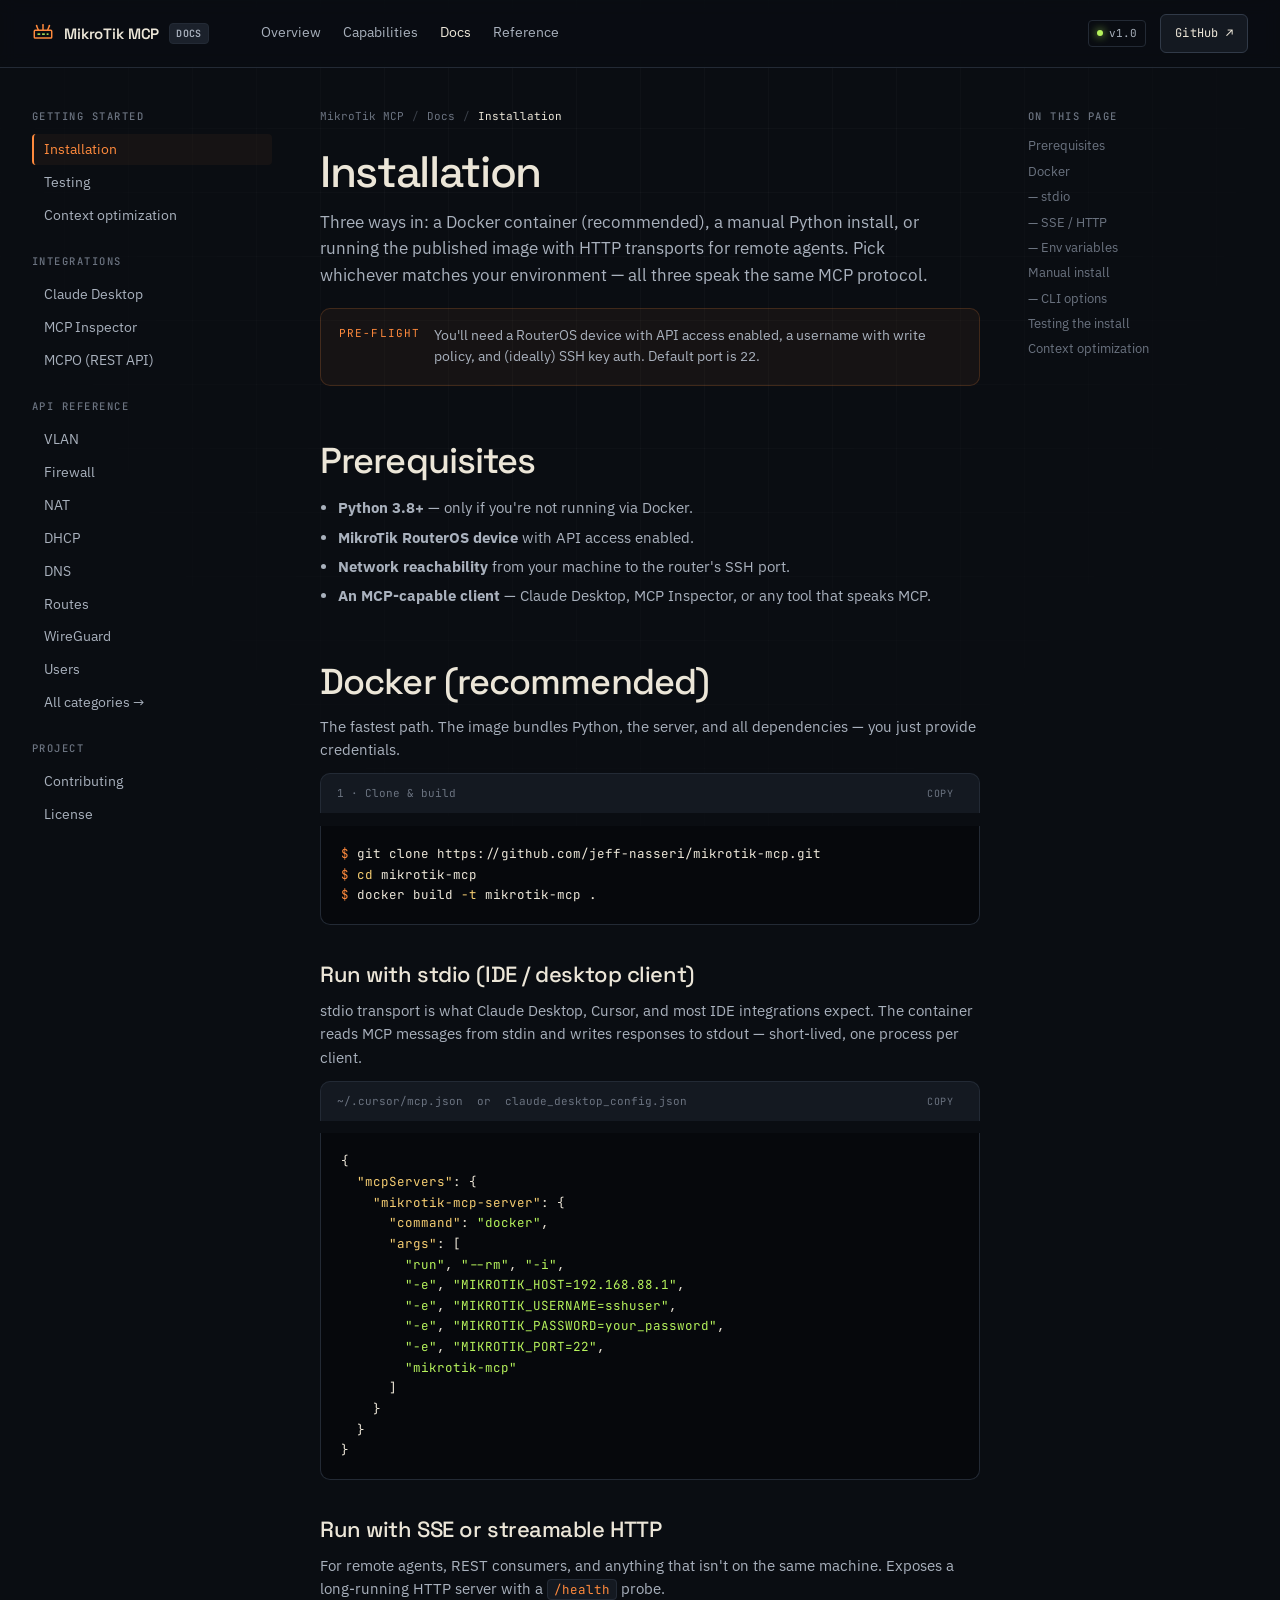
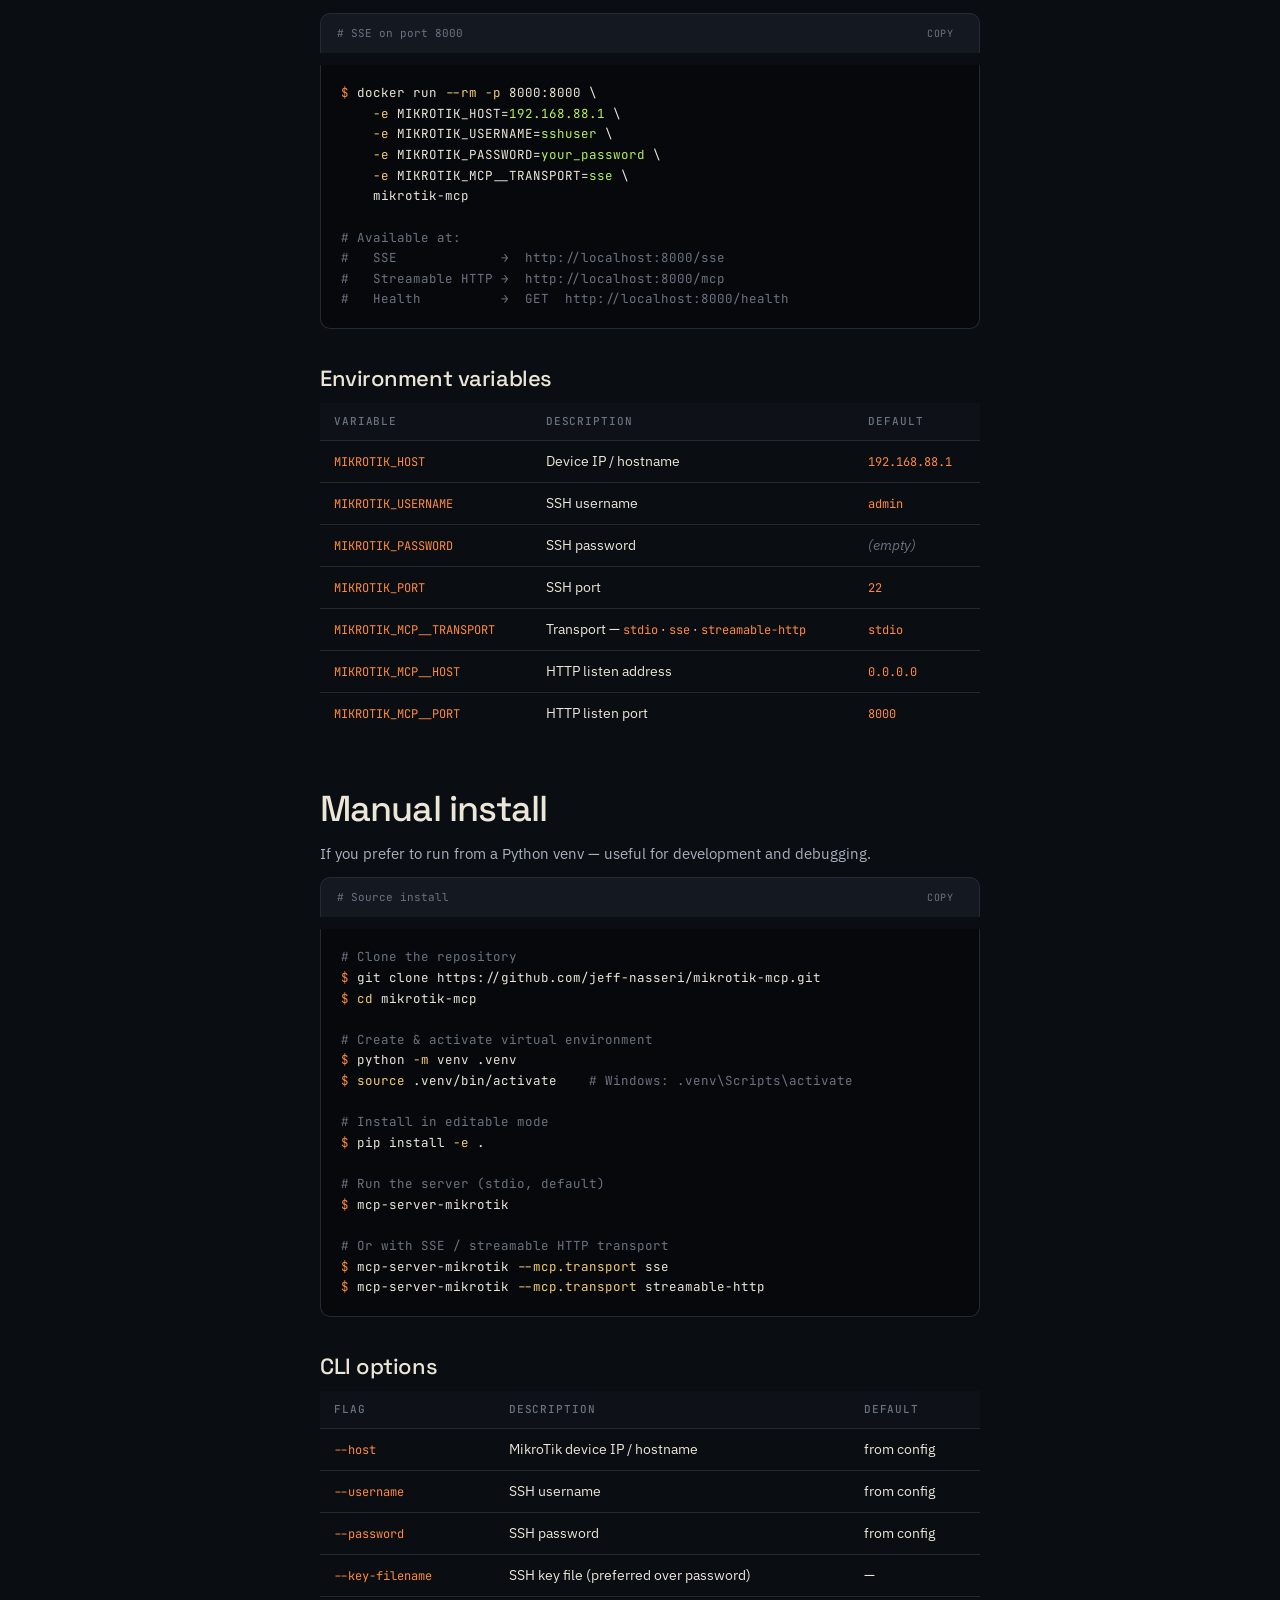
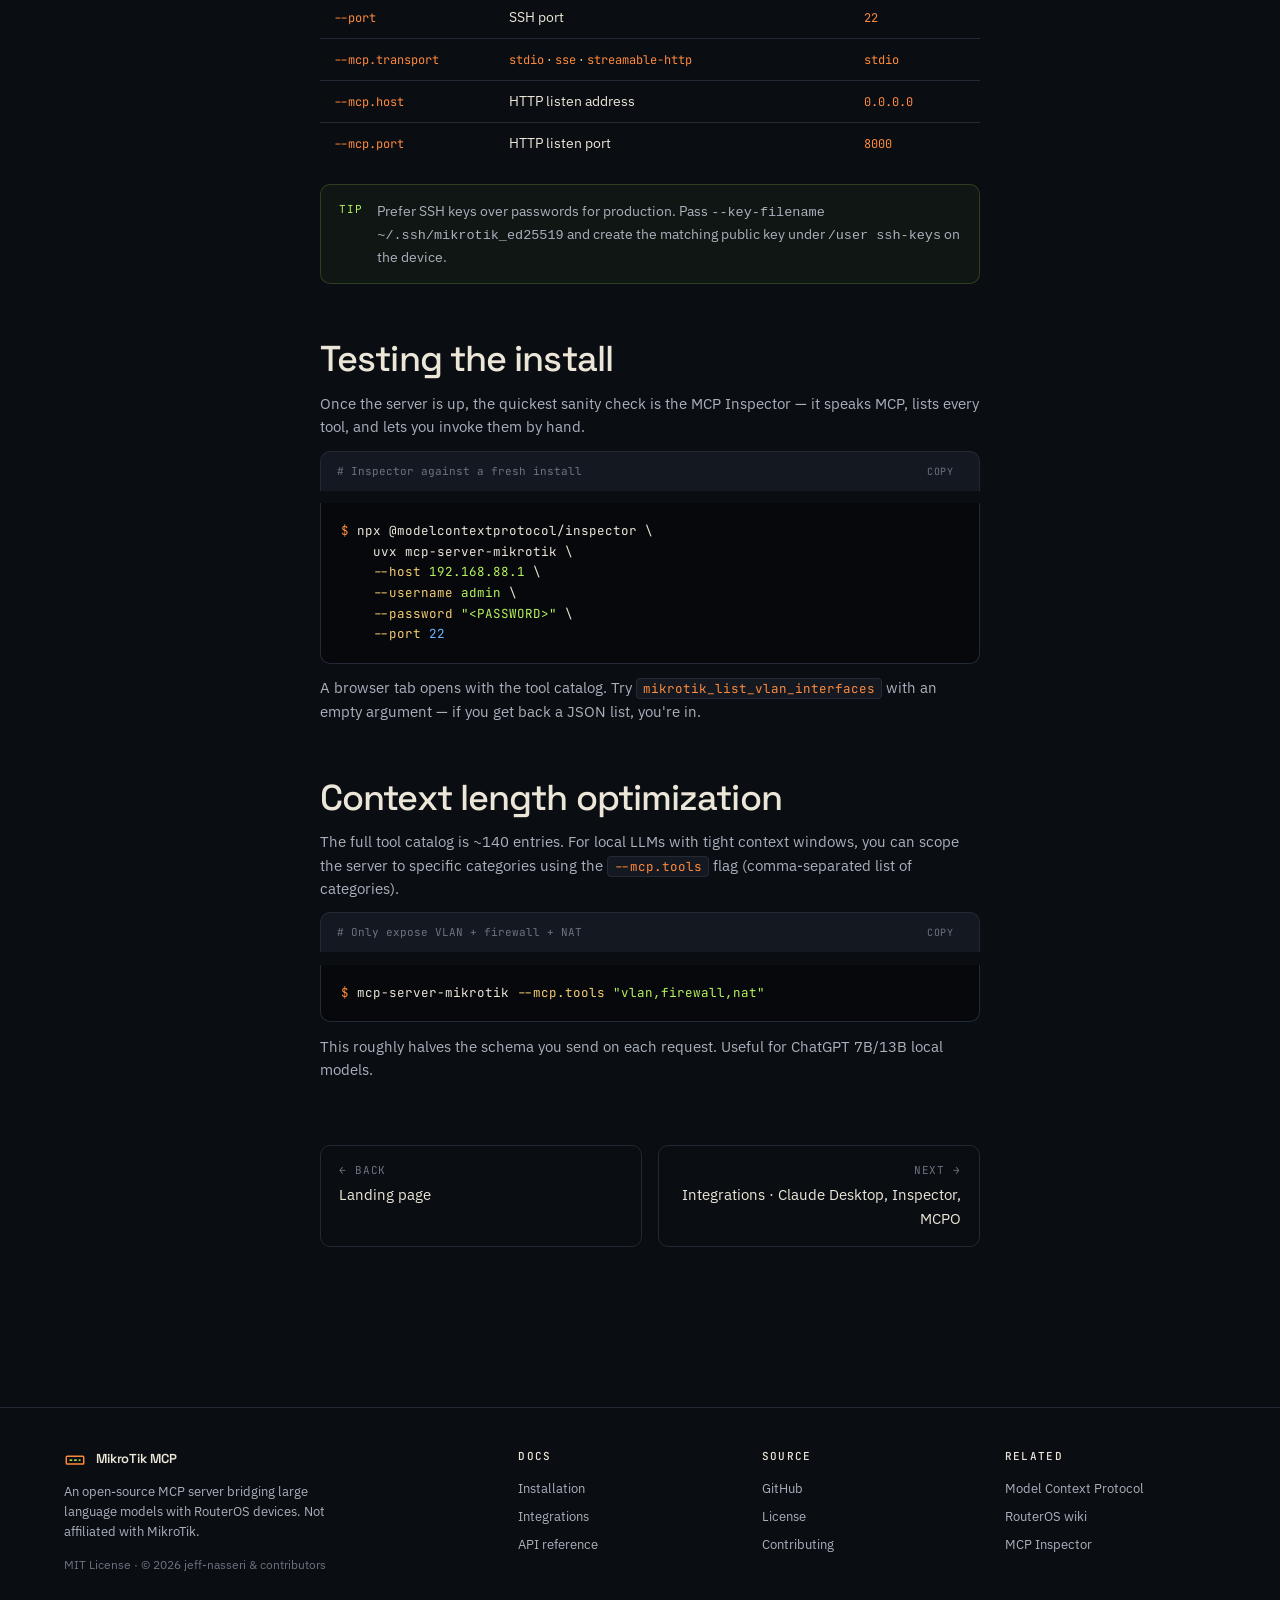
<file: website-design/docs/index.html>
<!doctype html>
<html lang="en">
<head>
<meta charset="utf-8" />
<meta name="viewport" content="width=device-width, initial-scale=1" />
<title>Installation — MikroTik MCP docs</title>
<link rel="preconnect" href="https://fonts.googleapis.com" />
<link rel="preconnect" href="https://fonts.gstatic.com" crossorigin />
<link href="https://fonts.googleapis.com/css2?family=Space+Grotesk:wght@400;500;600&family=IBM+Plex+Sans:wght@300;400;500;600&family=JetBrains+Mono:wght@400;500;600&display=swap" rel="stylesheet" />
<link rel="stylesheet" href="../styles.css" />
</head>
<body>
<div class="grid-bg"></div>

<!-- NAV -->
<nav class="nav">
  <a href="../index.html" class="brand">
    <span class="brand-mark">
      <svg viewBox="0 0 24 24" width="22" height="22" fill="none" stroke="currentColor" stroke-width="1.6">
        <rect x="2.5" y="9" width="19" height="8.5" rx="1" stroke="var(--amber)"/>
        <line x1="6" y1="13.25" x2="9" y2="13.25" stroke="var(--lime)"/>
        <line x1="11" y1="13.25" x2="14" y2="13.25" stroke="var(--lime)"/>
        <line x1="16" y1="13.25" x2="18" y2="13.25" stroke="var(--lime)"/>
        <line x1="7" y1="9" x2="5" y2="4" stroke="var(--amber)"/>
        <line x1="12" y1="9" x2="12" y2="3" stroke="var(--amber)"/>
        <line x1="17" y1="9" x2="19" y2="4" stroke="var(--amber)"/>
        <circle cx="5" cy="4" r="0.9" fill="var(--amber)" stroke="none"/>
        <circle cx="12" cy="3" r="0.9" fill="var(--amber)" stroke="none"/>
        <circle cx="19" cy="4" r="0.9" fill="var(--amber)" stroke="none"/>
      </svg>
    </span>
    MikroTik MCP <span class="brand-tag">docs</span>
  </a>
  <div class="nav-links">
    <a href="../index.html#what">Overview</a>
    <a href="../index.html#capabilities">Capabilities</a>
    <a href="index.html" class="active">Docs</a>
    <a href="reference.html">Reference</a>
  </div>
  <div class="nav-right">
    <span class="pill"><span class="dot"></span> v1.0</span>
    <a class="btn" href="https://github.com/jeff-nasseri/mikrotik-mcp" target="_blank" rel="noopener">GitHub ↗</a>
  </div>
</nav>

<!-- DOCS LAYOUT -->
<div class="docs" data-screen-label="02 Docs — Installation">
  <!-- SIDEBAR -->
  <aside class="sidebar">
    <h6>Getting started</h6>
    <ul>
      <li><a href="index.html" class="active">Installation</a></li>
      <li><a href="index.html#testing">Testing</a></li>
      <li><a href="index.html#context">Context optimization</a></li>
    </ul>
    <h6>Integrations</h6>
    <ul>
      <li><a href="configure.html#claude">Claude Desktop</a></li>
      <li><a href="configure.html#inspector">MCP Inspector</a></li>
      <li><a href="configure.html#mcpo">MCPO (REST API)</a></li>
    </ul>
    <h6>API reference</h6>
    <ul>
      <li><a href="reference.html#vlan">VLAN</a></li>
      <li><a href="reference.html#firewall">Firewall</a></li>
      <li><a href="reference.html#nat">NAT</a></li>
      <li><a href="reference.html#dhcp">DHCP</a></li>
      <li><a href="reference.html#dns">DNS</a></li>
      <li><a href="reference.html#routes">Routes</a></li>
      <li><a href="reference.html#wireguard">WireGuard</a></li>
      <li><a href="reference.html#users">Users</a></li>
      <li><a href="reference.html">All categories →</a></li>
    </ul>
    <h6>Project</h6>
    <ul>
      <li><a href="https://github.com/jeff-nasseri/mikrotik-mcp/blob/master/CONTRIBUTING.md" target="_blank" rel="noopener">Contributing</a></li>
      <li><a href="https://github.com/jeff-nasseri/mikrotik-mcp/blob/master/LICENSE" target="_blank" rel="noopener">License</a></li>
    </ul>
  </aside>

  <!-- MAIN -->
  <main class="doc-main">
    <div class="crumbs">
      <a href="../index.html">MikroTik MCP</a> <span>/</span>
      <a href="index.html">Docs</a> <span>/</span>
      <span style="color:var(--ink);opacity:1">Installation</span>
    </div>
    <h1 class="doc-title">Installation</h1>
    <p class="doc-lede">
      Three ways in: a Docker container (recommended), a manual Python install,
      or running the published image with HTTP transports for remote agents.
      Pick whichever matches your environment — all three speak the same MCP protocol.
    </p>

    <div class="callout">
      <span class="icon">PRE-FLIGHT</span>
      <div>
        You'll need a RouterOS device with API access enabled, a username with write policy,
        and (ideally) SSH key auth. Default port is <code>22</code>.
      </div>
    </div>

    <h2 id="prereq">Prerequisites</h2>
    <ul>
      <li><strong>Python 3.8+</strong> — only if you're not running via Docker.</li>
      <li><strong>MikroTik RouterOS device</strong> with API access enabled.</li>
      <li><strong>Network reachability</strong> from your machine to the router's SSH port.</li>
      <li><strong>An MCP-capable client</strong> — Claude Desktop, MCP Inspector, or any tool that speaks MCP.</li>
    </ul>

    <!-- DOCKER -->
    <h2 id="docker">Docker (recommended)</h2>
    <p>The fastest path. The image bundles Python, the server, and all dependencies — you just provide credentials.</p>

    <div class="code-header"><span>1 · Clone &amp; build</span><button class="copy-btn">Copy</button></div>
    <pre class="code"><span class="p">$</span> git clone https://github.com/jeff-nasseri/mikrotik-mcp.git
<span class="p">$</span> <span class="k">cd</span> mikrotik-mcp
<span class="p">$</span> docker build <span class="k">-t</span> mikrotik-mcp .</pre>

    <h3 id="stdio-docker">Run with stdio (IDE / desktop client)</h3>
    <p>stdio transport is what Claude Desktop, Cursor, and most IDE integrations expect. The container reads
      MCP messages from stdin and writes responses to stdout — short-lived, one process per client.</p>

    <div class="code-header"><span>~/.cursor/mcp.json &nbsp;or&nbsp; claude_desktop_config.json</span><button class="copy-btn">Copy</button></div>
    <pre class="code">{
  <span class="k">"mcpServers"</span>: {
    <span class="k">"mikrotik-mcp-server"</span>: {
      <span class="k">"command"</span>: <span class="s">"docker"</span>,
      <span class="k">"args"</span>: [
        <span class="s">"run"</span>, <span class="s">"--rm"</span>, <span class="s">"-i"</span>,
        <span class="s">"-e"</span>, <span class="s">"MIKROTIK_HOST=192.168.88.1"</span>,
        <span class="s">"-e"</span>, <span class="s">"MIKROTIK_USERNAME=sshuser"</span>,
        <span class="s">"-e"</span>, <span class="s">"MIKROTIK_PASSWORD=your_password"</span>,
        <span class="s">"-e"</span>, <span class="s">"MIKROTIK_PORT=22"</span>,
        <span class="s">"mikrotik-mcp"</span>
      ]
    }
  }
}</pre>

    <h3 id="sse-docker">Run with SSE or streamable HTTP</h3>
    <p>For remote agents, REST consumers, and anything that isn't on the same machine.
      Exposes a long-running HTTP server with a <code>/health</code> probe.</p>

    <div class="code-header"><span># SSE on port 8000</span><button class="copy-btn">Copy</button></div>
    <pre class="code"><span class="p">$</span> docker run <span class="k">--rm -p</span> 8000:8000 \
    <span class="k">-e</span> MIKROTIK_HOST=<span class="s">192.168.88.1</span> \
    <span class="k">-e</span> MIKROTIK_USERNAME=<span class="s">sshuser</span> \
    <span class="k">-e</span> MIKROTIK_PASSWORD=<span class="s">your_password</span> \
    <span class="k">-e</span> MIKROTIK_MCP__TRANSPORT=<span class="s">sse</span> \
    mikrotik-mcp

<span class="c"># Available at:</span>
<span class="c">#   SSE             →  http://localhost:8000/sse</span>
<span class="c">#   Streamable HTTP →  http://localhost:8000/mcp</span>
<span class="c">#   Health          →  GET  http://localhost:8000/health</span></pre>

    <h3 id="env">Environment variables</h3>
    <table class="table">
      <thead>
        <tr><th>Variable</th><th>Description</th><th>Default</th></tr>
      </thead>
      <tbody>
        <tr><td><code class="mono">MIKROTIK_HOST</code></td><td>Device IP / hostname</td><td><code class="mono">192.168.88.1</code></td></tr>
        <tr><td><code class="mono">MIKROTIK_USERNAME</code></td><td>SSH username</td><td><code class="mono">admin</code></td></tr>
        <tr><td><code class="mono">MIKROTIK_PASSWORD</code></td><td>SSH password</td><td><em style="color:var(--ink-mute)">(empty)</em></td></tr>
        <tr><td><code class="mono">MIKROTIK_PORT</code></td><td>SSH port</td><td><code class="mono">22</code></td></tr>
        <tr><td><code class="mono">MIKROTIK_MCP__TRANSPORT</code></td><td>Transport — <code>stdio</code> · <code>sse</code> · <code>streamable-http</code></td><td><code class="mono">stdio</code></td></tr>
        <tr><td><code class="mono">MIKROTIK_MCP__HOST</code></td><td>HTTP listen address</td><td><code class="mono">0.0.0.0</code></td></tr>
        <tr><td><code class="mono">MIKROTIK_MCP__PORT</code></td><td>HTTP listen port</td><td><code class="mono">8000</code></td></tr>
      </tbody>
    </table>

    <!-- MANUAL -->
    <h2 id="manual">Manual install</h2>
    <p>If you prefer to run from a Python venv — useful for development and debugging.</p>

    <div class="code-header"><span># Source install</span><button class="copy-btn">Copy</button></div>
    <pre class="code"><span class="c"># Clone the repository</span>
<span class="p">$</span> git clone https://github.com/jeff-nasseri/mikrotik-mcp.git
<span class="p">$</span> <span class="k">cd</span> mikrotik-mcp

<span class="c"># Create &amp; activate virtual environment</span>
<span class="p">$</span> python <span class="k">-m</span> venv .venv
<span class="p">$</span> <span class="k">source</span> .venv/bin/activate    <span class="c"># Windows: .venv\Scripts\activate</span>

<span class="c"># Install in editable mode</span>
<span class="p">$</span> pip install <span class="k">-e</span> .

<span class="c"># Run the server (stdio, default)</span>
<span class="p">$</span> mcp-server-mikrotik

<span class="c"># Or with SSE / streamable HTTP transport</span>
<span class="p">$</span> mcp-server-mikrotik <span class="k">--mcp.transport</span> sse
<span class="p">$</span> mcp-server-mikrotik <span class="k">--mcp.transport</span> streamable-http</pre>

    <h3 id="cli">CLI options</h3>
    <table class="table">
      <thead>
        <tr><th>Flag</th><th>Description</th><th>Default</th></tr>
      </thead>
      <tbody>
        <tr><td><code class="mono">--host</code></td><td>MikroTik device IP / hostname</td><td>from config</td></tr>
        <tr><td><code class="mono">--username</code></td><td>SSH username</td><td>from config</td></tr>
        <tr><td><code class="mono">--password</code></td><td>SSH password</td><td>from config</td></tr>
        <tr><td><code class="mono">--key-filename</code></td><td>SSH key file (preferred over password)</td><td>—</td></tr>
        <tr><td><code class="mono">--port</code></td><td>SSH port</td><td><code class="mono">22</code></td></tr>
        <tr><td><code class="mono">--mcp.transport</code></td><td><code>stdio</code> · <code>sse</code> · <code>streamable-http</code></td><td><code class="mono">stdio</code></td></tr>
        <tr><td><code class="mono">--mcp.host</code></td><td>HTTP listen address</td><td><code class="mono">0.0.0.0</code></td></tr>
        <tr><td><code class="mono">--mcp.port</code></td><td>HTTP listen port</td><td><code class="mono">8000</code></td></tr>
      </tbody>
    </table>

    <div class="callout tip">
      <span class="icon">TIP</span>
      <div>
        Prefer SSH keys over passwords for production. Pass <code>--key-filename ~/.ssh/mikrotik_ed25519</code>
        and create the matching public key under <code>/user ssh-keys</code> on the device.
      </div>
    </div>

    <!-- TESTING -->
    <h2 id="testing">Testing the install</h2>
    <p>Once the server is up, the quickest sanity check is the MCP Inspector — it speaks MCP, lists every tool,
      and lets you invoke them by hand.</p>

    <div class="code-header"><span># Inspector against a fresh install</span><button class="copy-btn">Copy</button></div>
    <pre class="code"><span class="p">$</span> npx @modelcontextprotocol/inspector \
    uvx mcp-server-mikrotik \
    <span class="k">--host</span> <span class="s">192.168.88.1</span> \
    <span class="k">--username</span> <span class="s">admin</span> \
    <span class="k">--password</span> <span class="s">"&lt;PASSWORD&gt;"</span> \
    <span class="k">--port</span> <span class="n">22</span></pre>

    <p>A browser tab opens with the tool catalog. Try <code>mikrotik_list_vlan_interfaces</code> with an
      empty argument — if you get back a JSON list, you're in.</p>

    <!-- CONTEXT -->
    <h2 id="context">Context length optimization</h2>
    <p>The full tool catalog is ~140 entries. For local LLMs with tight context windows, you can scope the
      server to specific categories using the <code>--mcp.tools</code> flag (comma-separated list of categories).</p>

    <div class="code-header"><span># Only expose VLAN + firewall + NAT</span><button class="copy-btn">Copy</button></div>
    <pre class="code"><span class="p">$</span> mcp-server-mikrotik <span class="k">--mcp.tools</span> <span class="s">"vlan,firewall,nat"</span></pre>

    <p>This roughly halves the schema you send on each request. Useful for ChatGPT 7B/13B local models.</p>

    <!-- NEXT -->
    <div class="pager">
      <a href="../index.html">
        <span class="label">← back</span>
        <span class="target">Landing page</span>
      </a>
      <a href="configure.html" class="next">
        <span class="label">next →</span>
        <span class="target">Integrations · Claude Desktop, Inspector, MCPO</span>
      </a>
    </div>
  </main>

  <!-- TOC -->
  <aside class="toc">
    <h6>On this page</h6>
    <ul>
      <li><a href="#prereq">Prerequisites</a></li>
      <li><a href="#docker">Docker</a></li>
      <li><a href="#stdio-docker">— stdio</a></li>
      <li><a href="#sse-docker">— SSE / HTTP</a></li>
      <li><a href="#env">— Env variables</a></li>
      <li><a href="#manual">Manual install</a></li>
      <li><a href="#cli">— CLI options</a></li>
      <li><a href="#testing">Testing the install</a></li>
      <li><a href="#context">Context optimization</a></li>
    </ul>
  </aside>
</div>

<!-- FOOTER -->
<footer class="footer">
  <div class="wrap">
    <div>
      <div class="brand" style="margin-bottom: 12px;">
        <span class="brand-mark">
          <svg viewBox="0 0 24 24" width="22" height="22" fill="none" stroke="currentColor" stroke-width="1.6">
            <rect x="2.5" y="9" width="19" height="8.5" rx="1" stroke="var(--amber)"/>
            <line x1="6" y1="13.25" x2="9" y2="13.25" stroke="var(--lime)"/>
            <line x1="11" y1="13.25" x2="14" y2="13.25" stroke="var(--lime)"/>
            <line x1="16" y1="13.25" x2="18" y2="13.25" stroke="var(--lime)"/>
          </svg>
        </span>
        MikroTik MCP
      </div>
      <p style="font-size:13px;max-width:280px;">An open-source MCP server bridging large language models with RouterOS devices. Not affiliated with MikroTik.</p>
      <p style="margin-top: 14px; font-size: 12px; color: var(--ink-mute);">MIT License · © 2026 jeff-nasseri &amp; contributors</p>
    </div>
    <div>
      <h5>Docs</h5>
      <ul>
        <li><a href="index.html">Installation</a></li>
        <li><a href="configure.html">Integrations</a></li>
        <li><a href="reference.html">API reference</a></li>
      </ul>
    </div>
    <div>
      <h5>Source</h5>
      <ul>
        <li><a href="https://github.com/jeff-nasseri/mikrotik-mcp" target="_blank" rel="noopener">GitHub</a></li>
        <li><a href="https://github.com/jeff-nasseri/mikrotik-mcp/blob/master/LICENSE" target="_blank" rel="noopener">License</a></li>
        <li><a href="https://github.com/jeff-nasseri/mikrotik-mcp/blob/master/CONTRIBUTING.md" target="_blank" rel="noopener">Contributing</a></li>
      </ul>
    </div>
    <div>
      <h5>Related</h5>
      <ul>
        <li><a href="https://modelcontextprotocol.io" target="_blank" rel="noopener">Model Context Protocol</a></li>
        <li><a href="https://wiki.mikrotik.com" target="_blank" rel="noopener">RouterOS wiki</a></li>
        <li><a href="https://github.com/modelcontextprotocol/inspector" target="_blank" rel="noopener">MCP Inspector</a></li>
      </ul>
    </div>
  </div>
</footer>

<script>
  document.querySelectorAll('.copy-btn').forEach(btn => {
    btn.addEventListener('click', () => {
      const code = btn.closest('.code-header').nextElementSibling.innerText;
      navigator.clipboard.writeText(code).then(() => {
        const orig = btn.textContent;
        btn.textContent = 'Copied';
        setTimeout(() => btn.textContent = orig, 1200);
      });
    });
  });
</script>
</body>
</html>
</file>
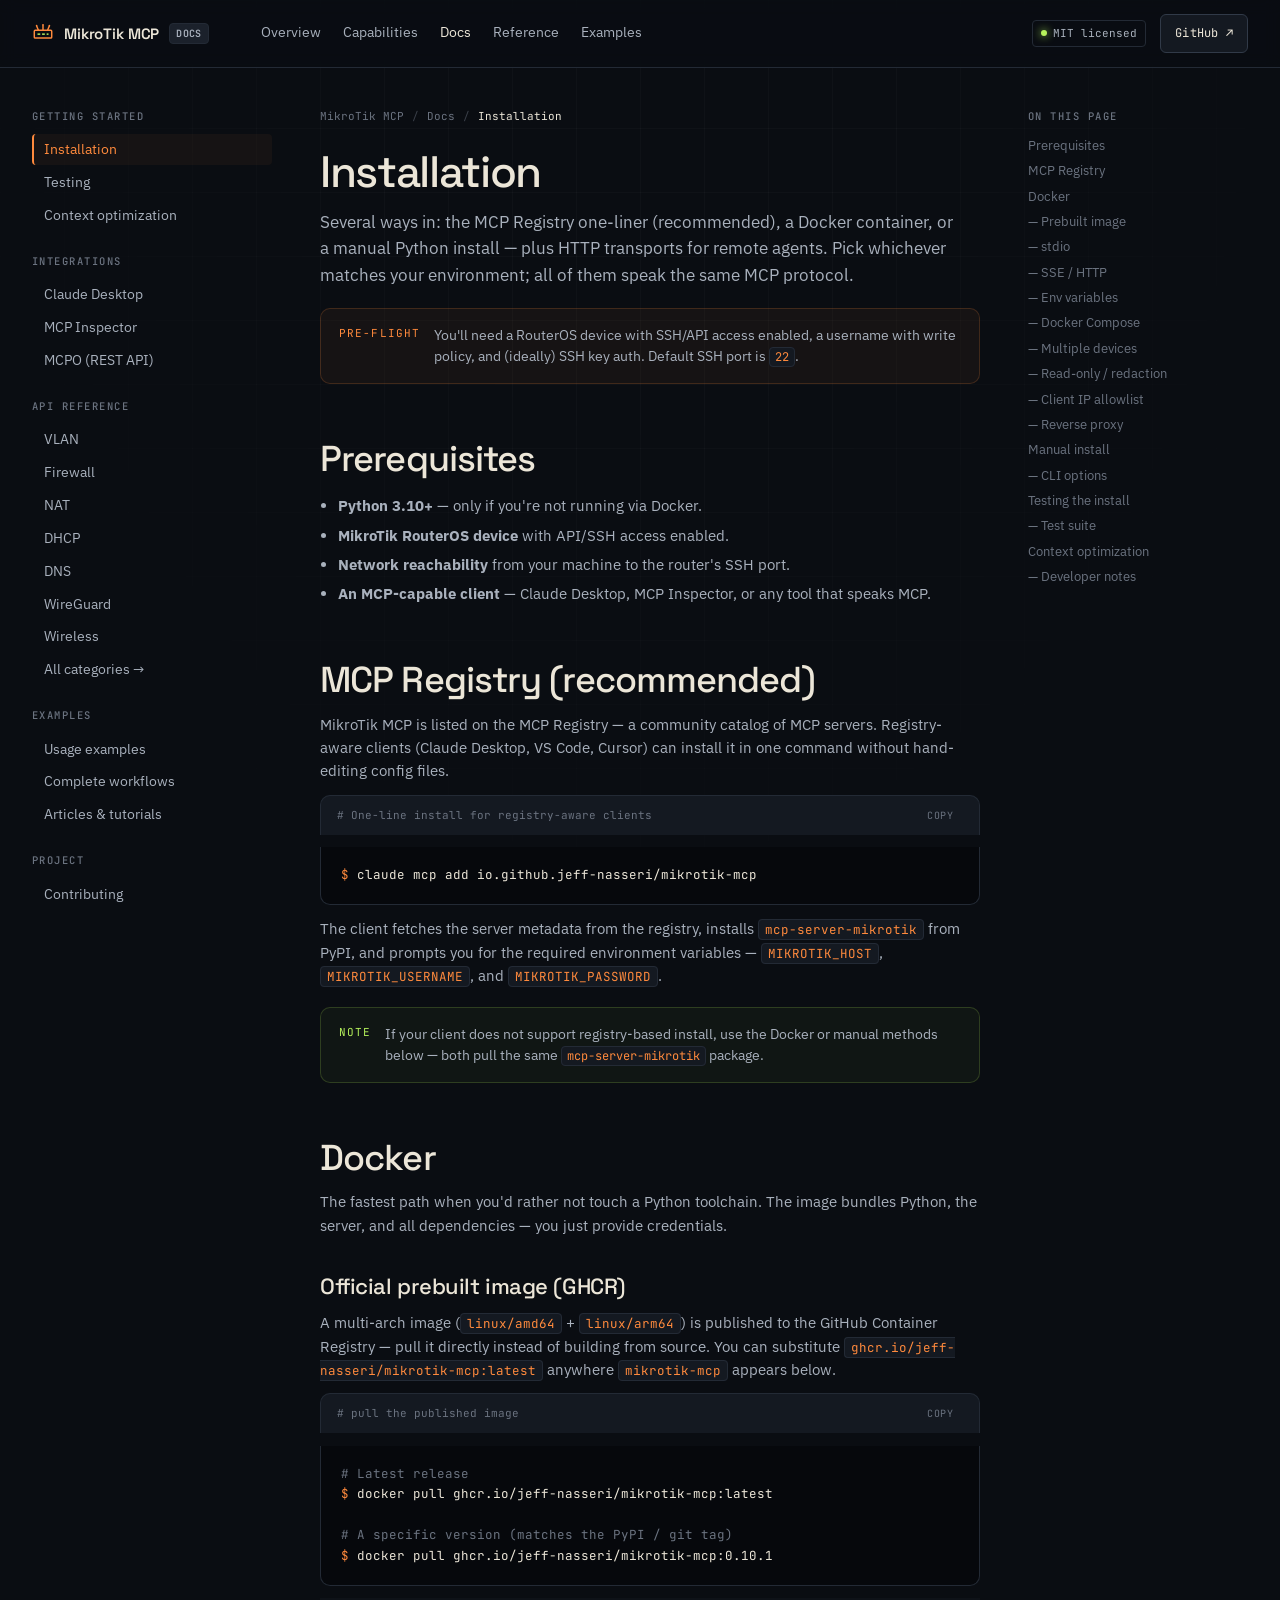
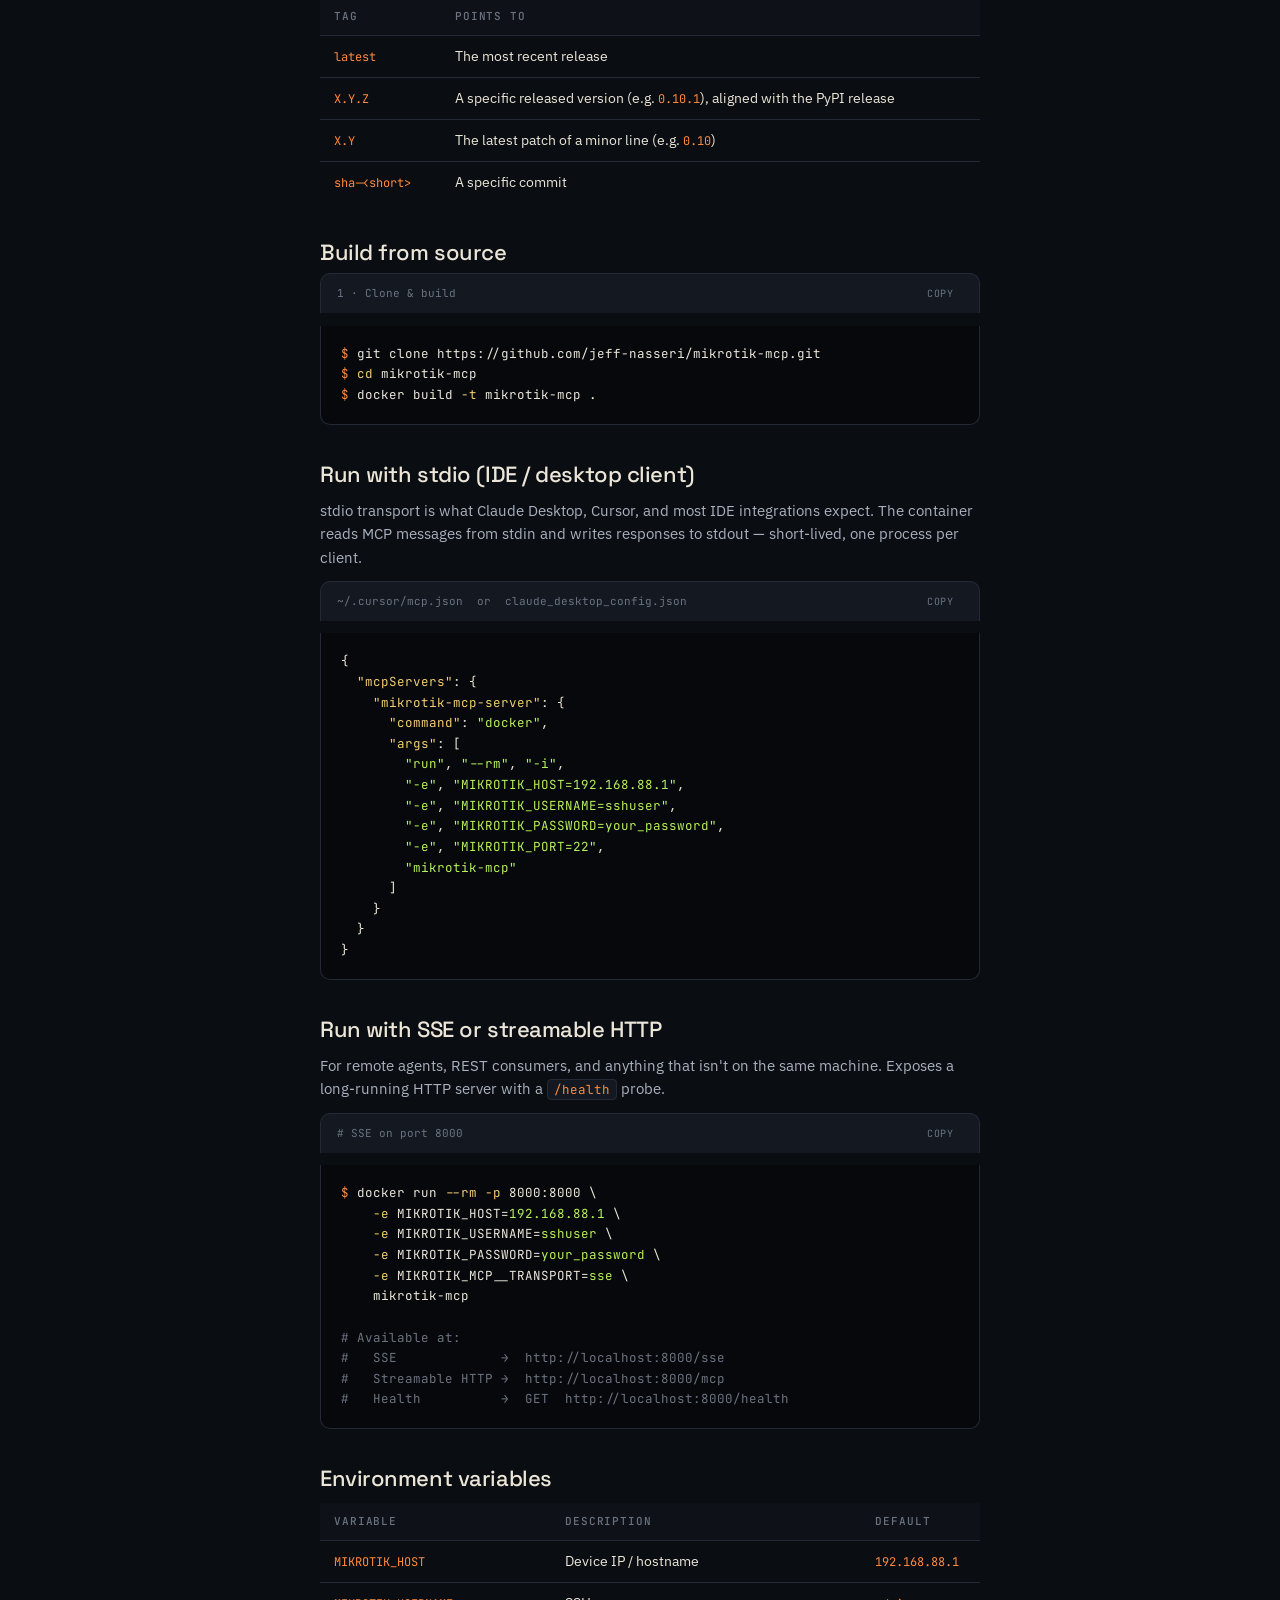
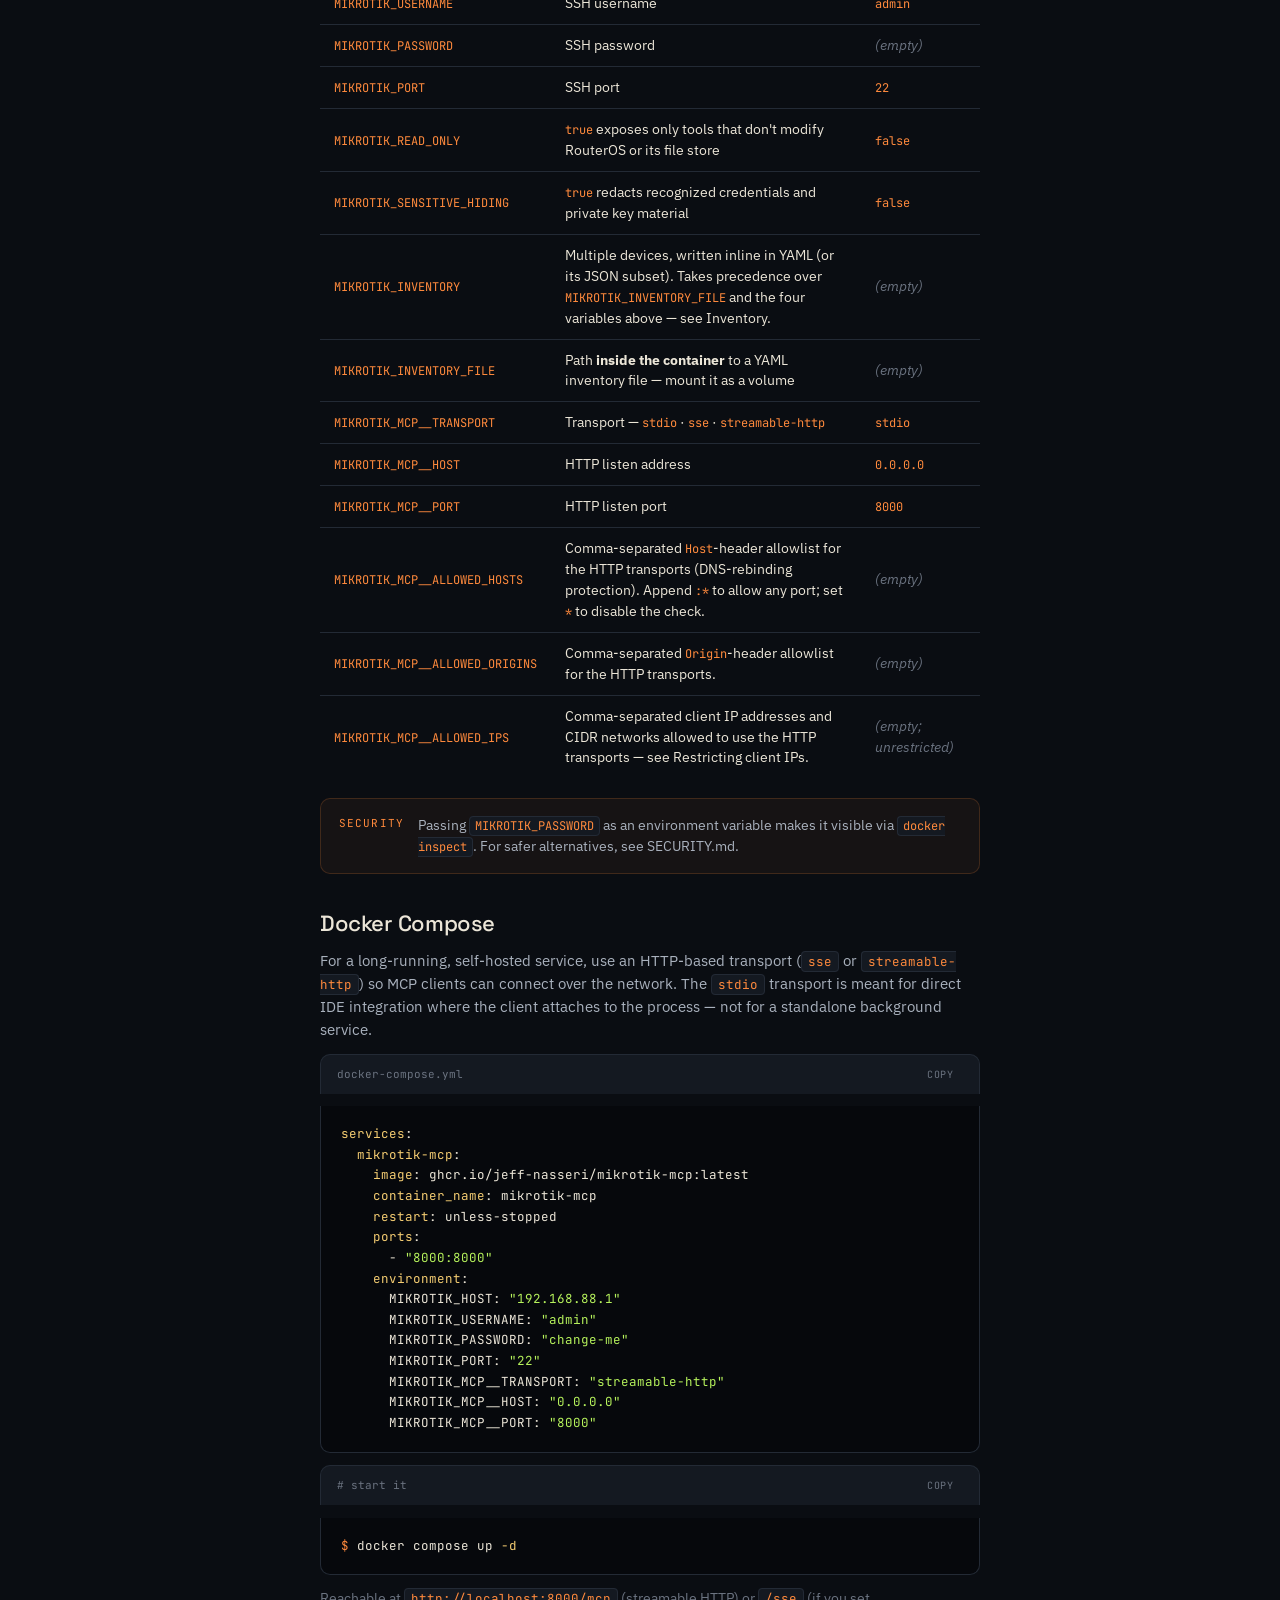
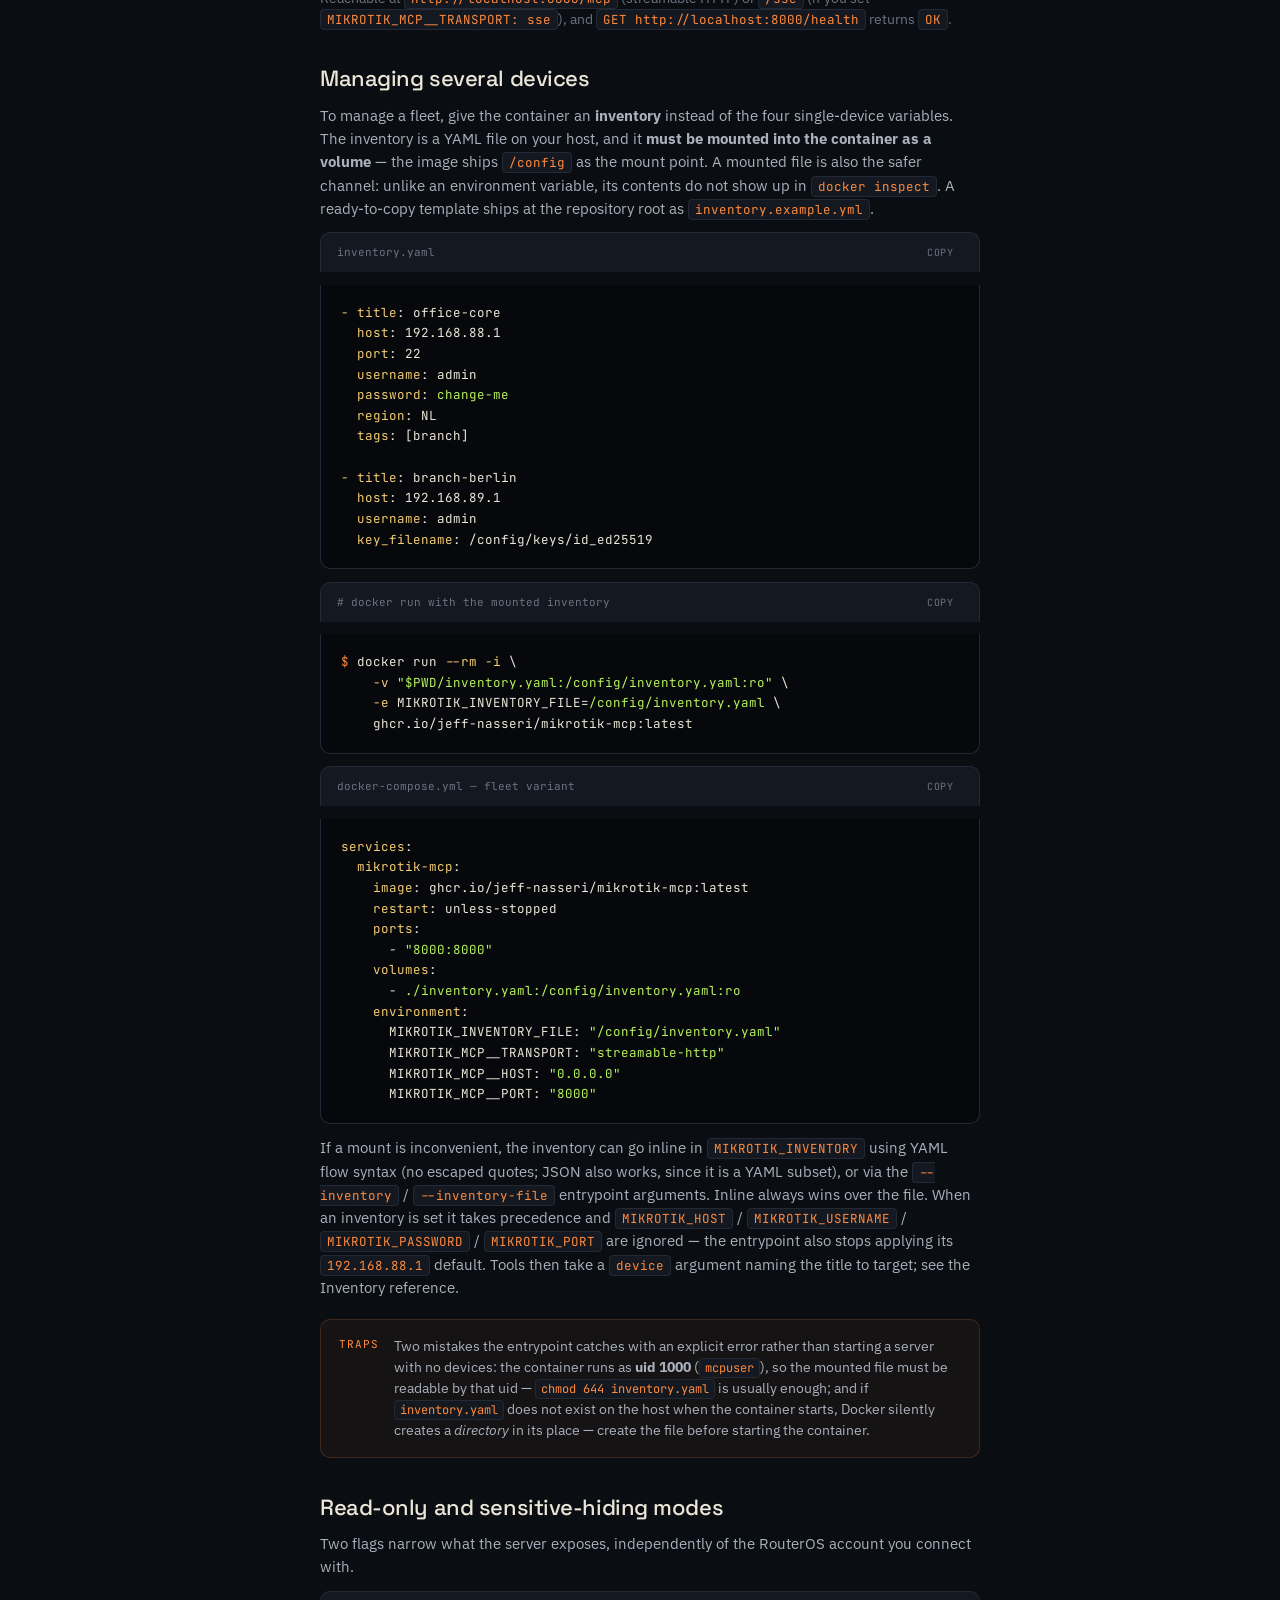
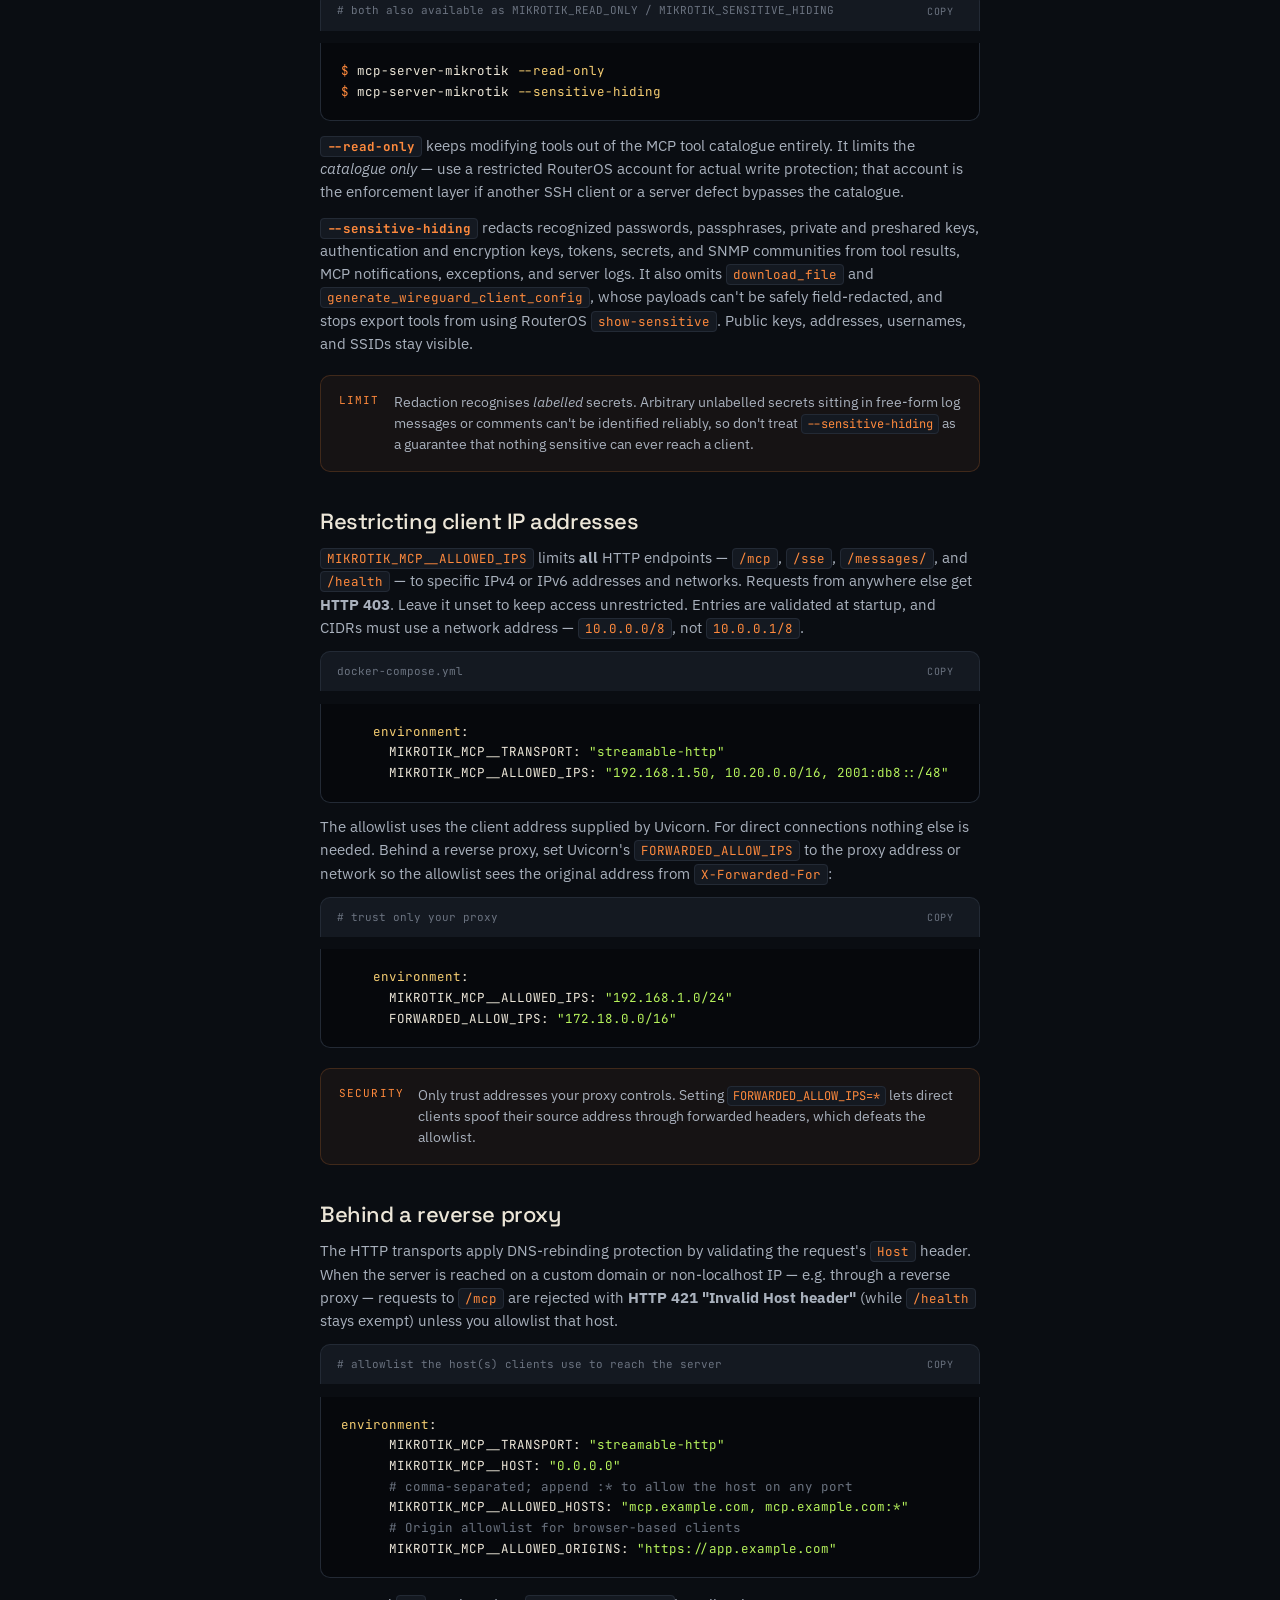
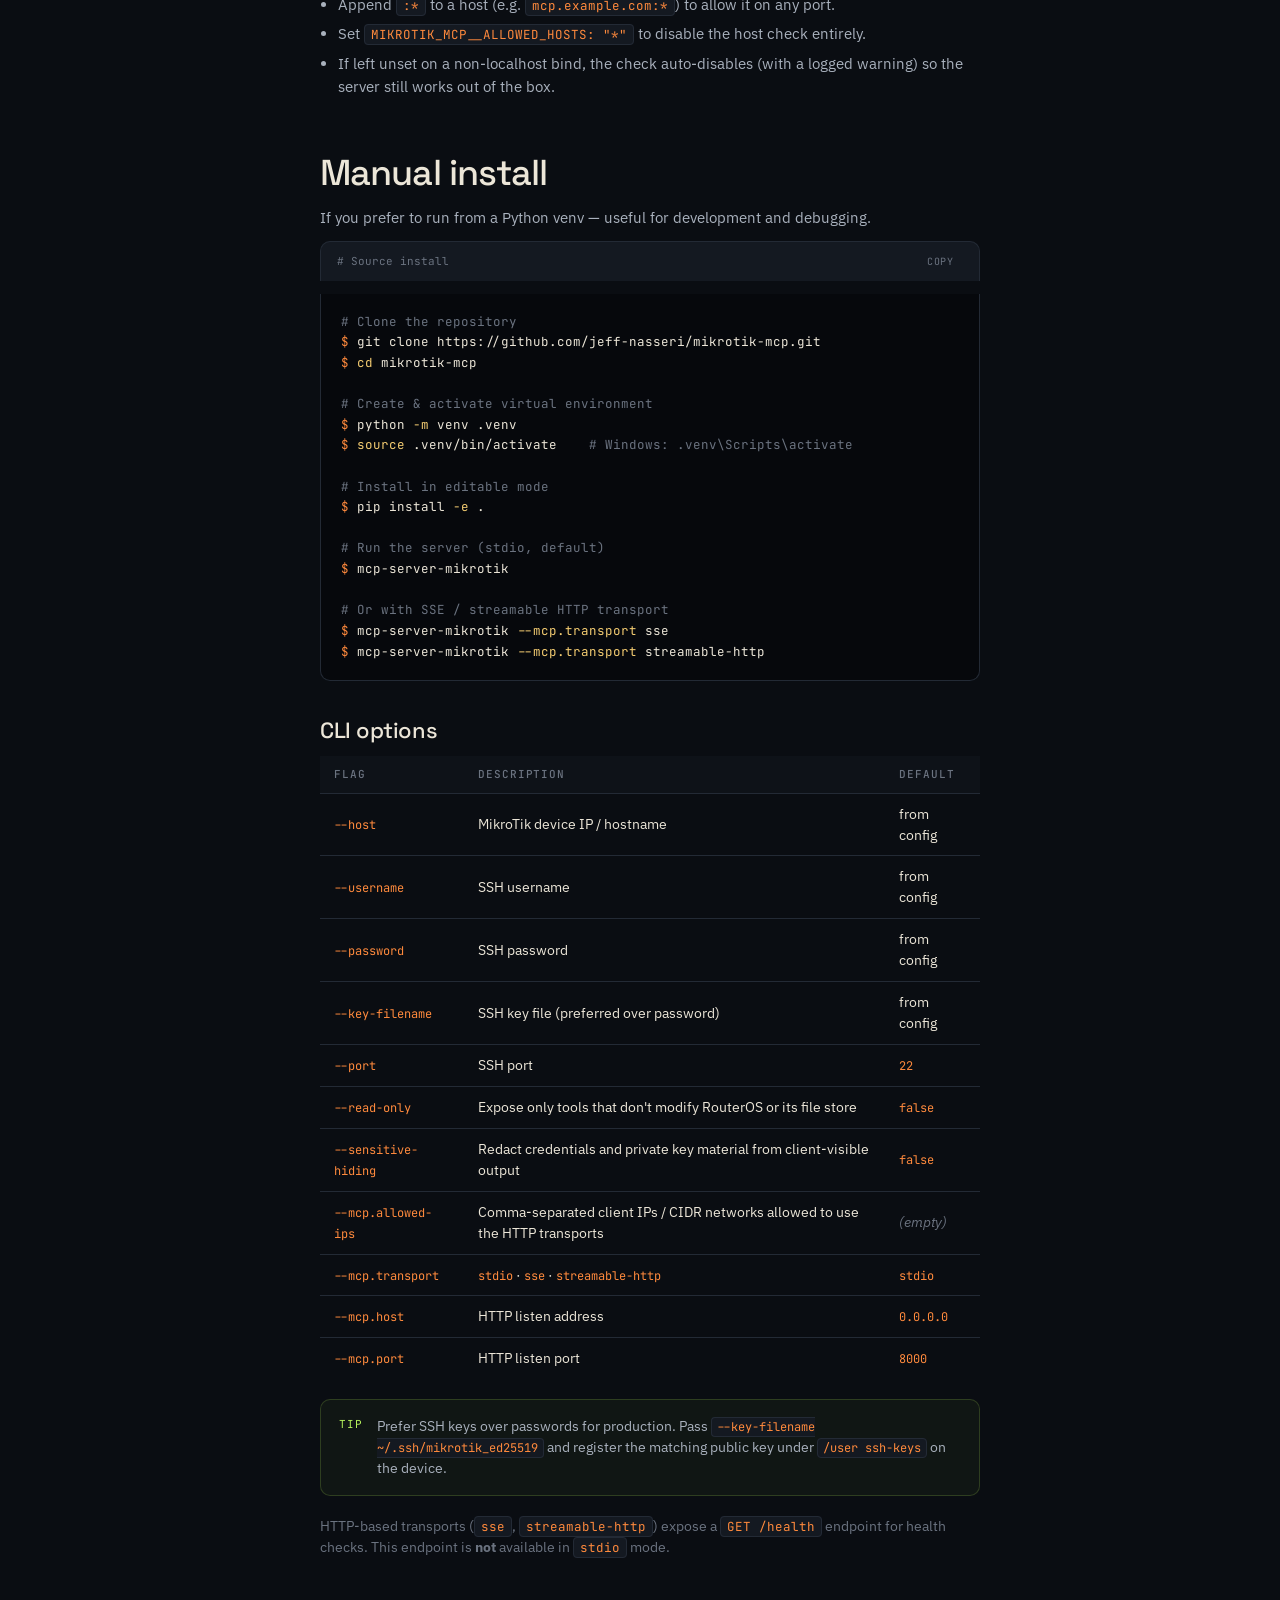
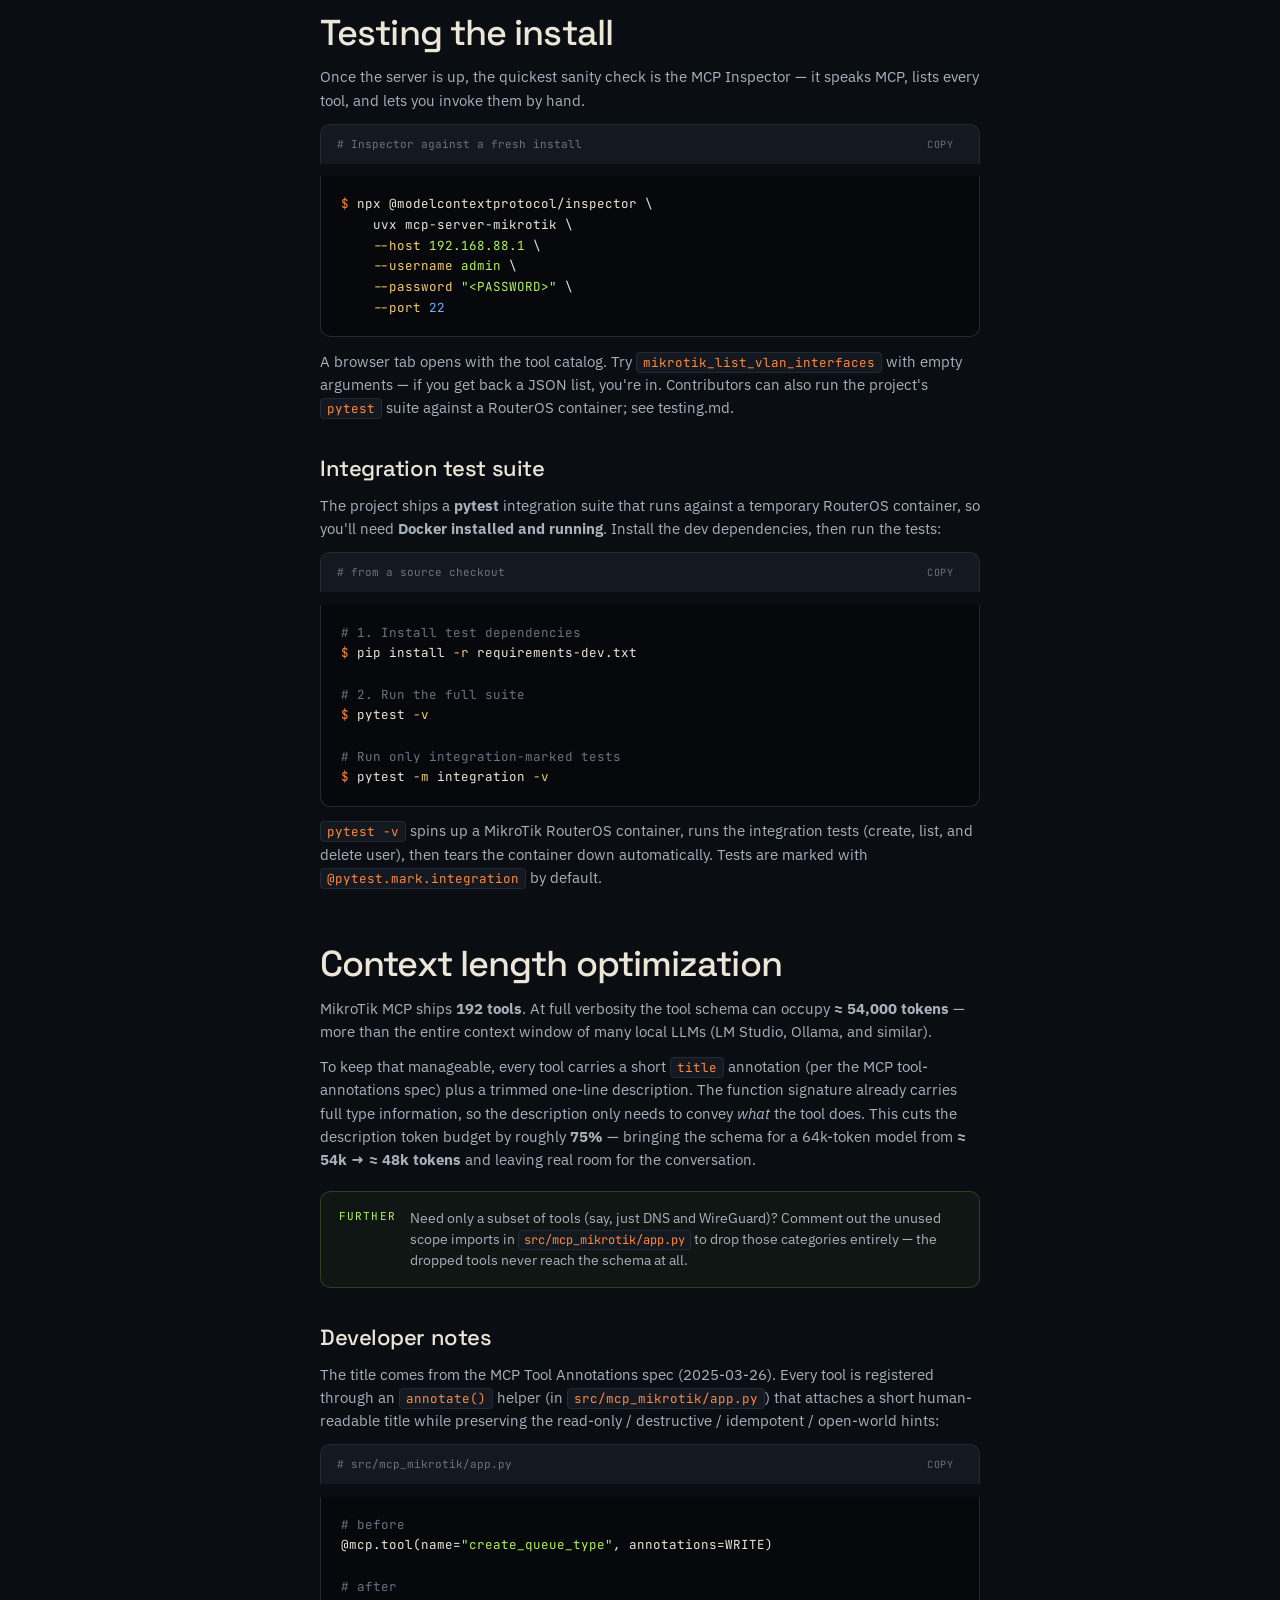
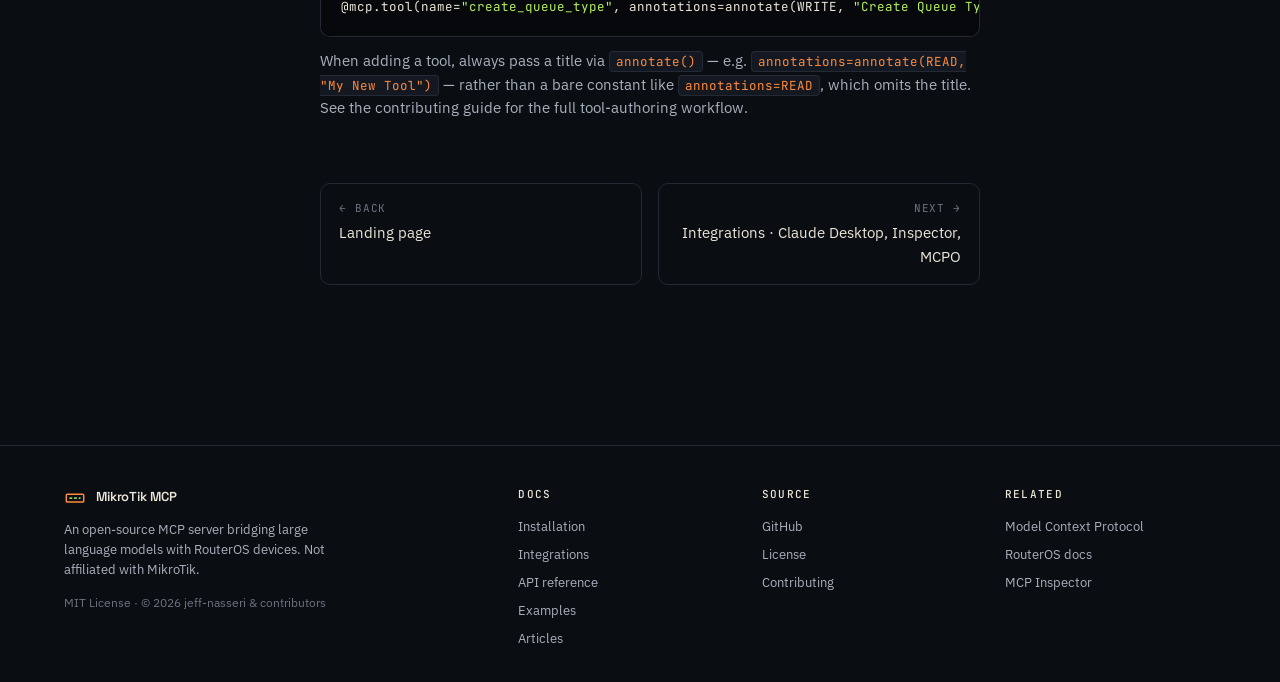
<file: website-src/docs/index.html>
<!doctype html>
<html lang="en">
<head>
<meta charset="utf-8" />
<meta name="viewport" content="width=device-width, initial-scale=1" />
<link rel="icon" type="image/svg+xml" href="/favicon.svg" />
<link rel="icon" type="image/png" sizes="32x32" href="/favicon-32.png" />
<link rel="icon" type="image/png" sizes="16x16" href="/favicon-16.png" />
<link rel="icon" href="/favicon.ico" sizes="any" />
<link rel="apple-touch-icon" href="/apple-touch-icon.png" />
<meta name="theme-color" content="#0a0d12" />
<title>Installation — MikroTik MCP docs</title>
<meta name="description" content="Install the MikroTik MCP server via the MCP Registry, Docker, or a manual Python install. Configuration, environment variables, CLI options, and context optimization." />
<link rel="preconnect" href="https://fonts.googleapis.com" />
<link rel="preconnect" href="https://fonts.gstatic.com" crossorigin />
<link href="https://fonts.googleapis.com/css2?family=Space+Grotesk:wght@400;500;600&family=IBM+Plex+Sans:wght@300;400;500;600&family=JetBrains+Mono:wght@400;500;600&display=swap" rel="stylesheet" />
<link rel="stylesheet" href="../styles.css" />
</head>
<body>
<div class="grid-bg"></div>

<!-- NAV -->
<nav class="nav">
  <a href="../index.html" class="brand">
    <span class="brand-mark">
      <svg viewBox="0 0 24 24" width="22" height="22" fill="none" stroke="currentColor" stroke-width="1.6">
        <rect x="2.5" y="9" width="19" height="8.5" rx="1" stroke="var(--amber)"/>
        <line x1="6" y1="13.25" x2="9" y2="13.25" stroke="var(--lime)"/>
        <line x1="11" y1="13.25" x2="14" y2="13.25" stroke="var(--lime)"/>
        <line x1="16" y1="13.25" x2="18" y2="13.25" stroke="var(--lime)"/>
        <line x1="7" y1="9" x2="5" y2="4" stroke="var(--amber)"/>
        <line x1="12" y1="9" x2="12" y2="3" stroke="var(--amber)"/>
        <line x1="17" y1="9" x2="19" y2="4" stroke="var(--amber)"/>
        <circle cx="5" cy="4" r="0.9" fill="var(--amber)" stroke="none"/>
        <circle cx="12" cy="3" r="0.9" fill="var(--amber)" stroke="none"/>
        <circle cx="19" cy="4" r="0.9" fill="var(--amber)" stroke="none"/>
      </svg>
    </span>
    MikroTik MCP <span class="brand-tag">docs</span>
  </a>
  <div class="nav-links">
    <a href="../index.html#what">Overview</a>
    <a href="../index.html#capabilities">Capabilities</a>
    <a href="index.html" class="active">Docs</a>
    <a href="reference.html">Reference</a>
    <a href="examples.html">Examples</a>
  </div>
  <div class="nav-right">
    <span class="pill"><span class="dot"></span> MIT licensed</span>
    <a class="btn" href="https://github.com/jeff-nasseri/mikrotik-mcp" target="_blank" rel="noopener">GitHub ↗</a>
  </div>
</nav>

<!-- DOCS LAYOUT -->
<div class="docs">
  <!-- SIDEBAR -->
  <aside class="sidebar">
    <h6>Getting started</h6>
    <ul>
      <li><a href="index.html" class="active">Installation</a></li>
      <li><a href="index.html#testing">Testing</a></li>
      <li><a href="index.html#context">Context optimization</a></li>
    </ul>
    <h6>Integrations</h6>
    <ul>
      <li><a href="configure.html#claude">Claude Desktop</a></li>
      <li><a href="configure.html#inspector">MCP Inspector</a></li>
      <li><a href="configure.html#mcpo">MCPO (REST API)</a></li>
    </ul>
    <h6>API reference</h6>
    <ul>
      <li><a href="reference.html#vlan">VLAN</a></li>
      <li><a href="reference.html#firewall">Firewall</a></li>
      <li><a href="reference.html#nat">NAT</a></li>
      <li><a href="reference.html#dhcp">DHCP</a></li>
      <li><a href="reference.html#dns">DNS</a></li>
      <li><a href="reference.html#wireguard">WireGuard</a></li>
      <li><a href="reference.html#wireless">Wireless</a></li>
      <li><a href="reference.html">All categories →</a></li>
    </ul>
    <h6>Examples</h6>
    <ul>
      <li><a href="examples.html">Usage examples</a></li>
      <li><a href="examples.html#workflows">Complete workflows</a></li>
      <li><a href="articles.html">Articles &amp; tutorials</a></li>
    </ul>
    <h6>Project</h6>
    <ul>
      <li><a href="contributing.html">Contributing</a></li>
      <li><a href="https://github.com/jeff-nasseri/mikrotik-mcp/blob/master/LICENSE" target="_blank" rel="noopener">License</a></li>
    </ul>
  </aside>

  <!-- MAIN -->
  <main class="doc-main">
    <div class="crumbs">
      <a href="../index.html">MikroTik MCP</a> <span>/</span>
      <a href="index.html">Docs</a> <span>/</span>
      <span style="color:var(--ink);opacity:1">Installation</span>
    </div>
    <h1 class="doc-title">Installation</h1>
    <p class="doc-lede">
      Several ways in: the MCP Registry one-liner (recommended), a Docker container,
      or a manual Python install — plus HTTP transports for remote agents.
      Pick whichever matches your environment; all of them speak the same MCP protocol.
    </p>

    <div class="callout">
      <span class="icon">PRE-FLIGHT</span>
      <div>
        You'll need a RouterOS device with SSH/API access enabled, a username with write policy,
        and (ideally) SSH key auth. Default SSH port is <code>22</code>.
      </div>
    </div>

    <h2 id="prereq">Prerequisites</h2>
    <ul>
      <li><strong>Python 3.10+</strong> — only if you're not running via Docker.</li>
      <li><strong>MikroTik RouterOS device</strong> with API/SSH access enabled.</li>
      <li><strong>Network reachability</strong> from your machine to the router's SSH port.</li>
      <li><strong>An MCP-capable client</strong> — Claude Desktop, MCP Inspector, or any tool that speaks MCP.</li>
    </ul>

    <!-- REGISTRY -->
    <h2 id="registry">MCP Registry (recommended)</h2>
    <p>MikroTik MCP is listed on the <a href="https://registry.modelcontextprotocol.io" target="_blank" rel="noopener">MCP Registry</a> —
      a community catalog of MCP servers. Registry-aware clients (Claude Desktop, VS Code, Cursor) can install it
      in one command without hand-editing config files.</p>

    <div class="code-header"><span># One-line install for registry-aware clients</span><button class="copy-btn">Copy</button></div>
    <pre class="code"><span class="p">$</span> claude mcp add io.github.jeff-nasseri/mikrotik-mcp</pre>

    <p>The client fetches the server metadata from the registry, installs
      <code>mcp-server-mikrotik</code> from PyPI, and prompts you for the required environment variables —
      <code>MIKROTIK_HOST</code>, <code>MIKROTIK_USERNAME</code>, and <code>MIKROTIK_PASSWORD</code>.</p>

    <div class="callout tip">
      <span class="icon">NOTE</span>
      <div>
        If your client does not support registry-based install, use the Docker or manual methods below —
        both pull the same <code>mcp-server-mikrotik</code> package.
      </div>
    </div>

    <!-- DOCKER -->
    <h2 id="docker">Docker</h2>
    <p>The fastest path when you'd rather not touch a Python toolchain. The image bundles Python, the server,
      and all dependencies — you just provide credentials.</p>

    <h3 id="ghcr">Official prebuilt image (GHCR)</h3>
    <p>A multi-arch image (<code>linux/amd64</code> + <code>linux/arm64</code>) is published to the GitHub
      Container Registry — pull it directly instead of building from source. You can substitute
      <code>ghcr.io/jeff-nasseri/mikrotik-mcp:latest</code> anywhere <code>mikrotik-mcp</code> appears below.</p>
    <div class="code-header"><span># pull the published image</span><button class="copy-btn">Copy</button></div>
    <pre class="code"><span class="c"># Latest release</span>
<span class="p">$</span> docker pull ghcr.io/jeff-nasseri/mikrotik-mcp:latest

<span class="c"># A specific version (matches the PyPI / git tag)</span>
<span class="p">$</span> docker pull ghcr.io/jeff-nasseri/mikrotik-mcp:0.10.1</pre>
    <table class="table">
      <thead><tr><th>Tag</th><th>Points to</th></tr></thead>
      <tbody>
        <tr><td><code class="mono">latest</code></td><td>The most recent release</td></tr>
        <tr><td><code class="mono">X.Y.Z</code></td><td>A specific released version (e.g. <code>0.10.1</code>), aligned with the PyPI release</td></tr>
        <tr><td><code class="mono">X.Y</code></td><td>The latest patch of a minor line (e.g. <code>0.10</code>)</td></tr>
        <tr><td><code class="mono">sha-&lt;short&gt;</code></td><td>A specific commit</td></tr>
      </tbody>
    </table>

    <h3 id="build">Build from source</h3>
    <div class="code-header"><span>1 · Clone &amp; build</span><button class="copy-btn">Copy</button></div>
    <pre class="code"><span class="p">$</span> git clone https://github.com/jeff-nasseri/mikrotik-mcp.git
<span class="p">$</span> <span class="k">cd</span> mikrotik-mcp
<span class="p">$</span> docker build <span class="k">-t</span> mikrotik-mcp .</pre>

    <h3 id="stdio-docker">Run with stdio (IDE / desktop client)</h3>
    <p>stdio transport is what Claude Desktop, Cursor, and most IDE integrations expect. The container reads
      MCP messages from stdin and writes responses to stdout — short-lived, one process per client.</p>

    <div class="code-header"><span>~/.cursor/mcp.json &nbsp;or&nbsp; claude_desktop_config.json</span><button class="copy-btn">Copy</button></div>
    <pre class="code">{
  <span class="k">"mcpServers"</span>: {
    <span class="k">"mikrotik-mcp-server"</span>: {
      <span class="k">"command"</span>: <span class="s">"docker"</span>,
      <span class="k">"args"</span>: [
        <span class="s">"run"</span>, <span class="s">"--rm"</span>, <span class="s">"-i"</span>,
        <span class="s">"-e"</span>, <span class="s">"MIKROTIK_HOST=192.168.88.1"</span>,
        <span class="s">"-e"</span>, <span class="s">"MIKROTIK_USERNAME=sshuser"</span>,
        <span class="s">"-e"</span>, <span class="s">"MIKROTIK_PASSWORD=your_password"</span>,
        <span class="s">"-e"</span>, <span class="s">"MIKROTIK_PORT=22"</span>,
        <span class="s">"mikrotik-mcp"</span>
      ]
    }
  }
}</pre>

    <h3 id="sse-docker">Run with SSE or streamable HTTP</h3>
    <p>For remote agents, REST consumers, and anything that isn't on the same machine.
      Exposes a long-running HTTP server with a <code>/health</code> probe.</p>

    <div class="code-header"><span># SSE on port 8000</span><button class="copy-btn">Copy</button></div>
    <pre class="code"><span class="p">$</span> docker run <span class="k">--rm -p</span> 8000:8000 \
    <span class="k">-e</span> MIKROTIK_HOST=<span class="s">192.168.88.1</span> \
    <span class="k">-e</span> MIKROTIK_USERNAME=<span class="s">sshuser</span> \
    <span class="k">-e</span> MIKROTIK_PASSWORD=<span class="s">your_password</span> \
    <span class="k">-e</span> MIKROTIK_MCP__TRANSPORT=<span class="s">sse</span> \
    mikrotik-mcp

<span class="c"># Available at:</span>
<span class="c">#   SSE             →  http://localhost:8000/sse</span>
<span class="c">#   Streamable HTTP →  http://localhost:8000/mcp</span>
<span class="c">#   Health          →  GET  http://localhost:8000/health</span></pre>

    <h3 id="env">Environment variables</h3>
    <table class="table">
      <thead>
        <tr><th>Variable</th><th>Description</th><th>Default</th></tr>
      </thead>
      <tbody>
        <tr><td><code class="mono">MIKROTIK_HOST</code></td><td>Device IP / hostname</td><td><code class="mono">192.168.88.1</code></td></tr>
        <tr><td><code class="mono">MIKROTIK_USERNAME</code></td><td>SSH username</td><td><code class="mono">admin</code></td></tr>
        <tr><td><code class="mono">MIKROTIK_PASSWORD</code></td><td>SSH password</td><td><em style="color:var(--ink-mute)">(empty)</em></td></tr>
        <tr><td><code class="mono">MIKROTIK_PORT</code></td><td>SSH port</td><td><code class="mono">22</code></td></tr>
        <tr><td><code class="mono">MIKROTIK_READ_ONLY</code></td><td><code>true</code> exposes only tools that don't modify RouterOS or its file store</td><td><code class="mono">false</code></td></tr>
        <tr><td><code class="mono">MIKROTIK_SENSITIVE_HIDING</code></td><td><code>true</code> redacts recognized credentials and private key material</td><td><code class="mono">false</code></td></tr>
        <tr><td><code class="mono">MIKROTIK_INVENTORY</code></td><td>Multiple devices, written inline in YAML (or its JSON subset). Takes precedence over <code>MIKROTIK_INVENTORY_FILE</code> and the four variables above — see <a href="reference.html#inventory">Inventory</a>.</td><td><em style="color:var(--ink-mute)">(empty)</em></td></tr>
        <tr><td><code class="mono">MIKROTIK_INVENTORY_FILE</code></td><td>Path <strong>inside the container</strong> to a YAML inventory file — mount it as a volume</td><td><em style="color:var(--ink-mute)">(empty)</em></td></tr>
        <tr><td><code class="mono">MIKROTIK_MCP__TRANSPORT</code></td><td>Transport — <code>stdio</code> · <code>sse</code> · <code>streamable-http</code></td><td><code class="mono">stdio</code></td></tr>
        <tr><td><code class="mono">MIKROTIK_MCP__HOST</code></td><td>HTTP listen address</td><td><code class="mono">0.0.0.0</code></td></tr>
        <tr><td><code class="mono">MIKROTIK_MCP__PORT</code></td><td>HTTP listen port</td><td><code class="mono">8000</code></td></tr>
        <tr><td><code class="mono">MIKROTIK_MCP__ALLOWED_HOSTS</code></td><td>Comma-separated <code>Host</code>-header allowlist for the HTTP transports (DNS-rebinding protection). Append <code>:*</code> to allow any port; set <code>*</code> to disable the check.</td><td><em style="color:var(--ink-mute)">(empty)</em></td></tr>
        <tr><td><code class="mono">MIKROTIK_MCP__ALLOWED_ORIGINS</code></td><td>Comma-separated <code>Origin</code>-header allowlist for the HTTP transports.</td><td><em style="color:var(--ink-mute)">(empty)</em></td></tr>
        <tr><td><code class="mono">MIKROTIK_MCP__ALLOWED_IPS</code></td><td>Comma-separated client IP addresses and CIDR networks allowed to use the HTTP transports — see <a href="#allowed-ips">Restricting client IPs</a>.</td><td><em style="color:var(--ink-mute)">(empty; unrestricted)</em></td></tr>
      </tbody>
    </table>

    <div class="callout">
      <span class="icon">SECURITY</span>
      <div>
        Passing <code>MIKROTIK_PASSWORD</code> as an environment variable makes it visible via
        <code>docker inspect</code>. For safer alternatives, see
        <a href="https://github.com/jeff-nasseri/mikrotik-mcp/blob/master/SECURITY.md" target="_blank" rel="noopener">SECURITY.md</a>.
      </div>
    </div>

    <h3 id="compose">Docker Compose</h3>
    <p>For a long-running, self-hosted service, use an HTTP-based transport (<code>sse</code> or
      <code>streamable-http</code>) so MCP clients can connect over the network. The <code>stdio</code>
      transport is meant for direct IDE integration where the client attaches to the process — not for a
      standalone background service.</p>
    <div class="code-header"><span>docker-compose.yml</span><button class="copy-btn">Copy</button></div>
    <pre class="code"><span class="k">services</span>:
  <span class="k">mikrotik-mcp</span>:
    <span class="k">image</span>: ghcr.io/jeff-nasseri/mikrotik-mcp:latest
    <span class="k">container_name</span>: mikrotik-mcp
    <span class="k">restart</span>: unless-stopped
    <span class="k">ports</span>:
      - <span class="s">"8000:8000"</span>
    <span class="k">environment</span>:
      MIKROTIK_HOST: <span class="s">"192.168.88.1"</span>
      MIKROTIK_USERNAME: <span class="s">"admin"</span>
      MIKROTIK_PASSWORD: <span class="s">"change-me"</span>
      MIKROTIK_PORT: <span class="s">"22"</span>
      MIKROTIK_MCP__TRANSPORT: <span class="s">"streamable-http"</span>
      MIKROTIK_MCP__HOST: <span class="s">"0.0.0.0"</span>
      MIKROTIK_MCP__PORT: <span class="s">"8000"</span></pre>
    <div class="code-header"><span># start it</span><button class="copy-btn">Copy</button></div>
    <pre class="code"><span class="p">$</span> docker compose up <span class="k">-d</span></pre>
    <p style="font-size:13.5px;color:var(--ink-mute)">Reachable at <code>http://localhost:8000/mcp</code>
      (streamable HTTP) or <code>/sse</code> (if you set <code>MIKROTIK_MCP__TRANSPORT: sse</code>), and
      <code>GET http://localhost:8000/health</code> returns <code>OK</code>.</p>

    <h3 id="inventory-docker">Managing several devices</h3>
    <p>To manage a fleet, give the container an <strong>inventory</strong> instead of the four
      single-device variables. The inventory is a YAML file on your host, and it <strong>must be
      mounted into the container as a volume</strong> — the image ships <code>/config</code> as the
      mount point. A mounted file is also the safer channel: unlike an environment variable, its
      contents do not show up in <code>docker inspect</code>. A ready-to-copy template ships at the
      repository root as
      <a href="https://github.com/jeff-nasseri/mikrotik-mcp/blob/master/inventory.example.yml" target="_blank" rel="noopener"><code>inventory.example.yml</code></a>.</p>

    <div class="code-header"><span>inventory.yaml</span><button class="copy-btn">Copy</button></div>
    <pre class="code"><span class="k">- title</span>: office-core
  <span class="k">host</span>: 192.168.88.1
  <span class="k">port</span>: 22
  <span class="k">username</span>: admin
  <span class="k">password</span>: <span class="s">change-me</span>
  <span class="k">region</span>: NL
  <span class="k">tags</span>: [branch]

<span class="k">- title</span>: branch-berlin
  <span class="k">host</span>: 192.168.89.1
  <span class="k">username</span>: admin
  <span class="k">key_filename</span>: /config/keys/id_ed25519</pre>

    <div class="code-header"><span># docker run with the mounted inventory</span><button class="copy-btn">Copy</button></div>
    <pre class="code"><span class="p">$</span> docker run <span class="k">--rm -i</span> \
    <span class="k">-v</span> <span class="s">"$PWD/inventory.yaml:/config/inventory.yaml:ro"</span> \
    <span class="k">-e</span> MIKROTIK_INVENTORY_FILE=<span class="s">/config/inventory.yaml</span> \
    ghcr.io/jeff-nasseri/mikrotik-mcp:latest</pre>

    <div class="code-header"><span>docker-compose.yml — fleet variant</span><button class="copy-btn">Copy</button></div>
    <pre class="code"><span class="k">services</span>:
  <span class="k">mikrotik-mcp</span>:
    <span class="k">image</span>: ghcr.io/jeff-nasseri/mikrotik-mcp:latest
    <span class="k">restart</span>: unless-stopped
    <span class="k">ports</span>:
      - <span class="s">"8000:8000"</span>
    <span class="k">volumes</span>:
      - <span class="s">./inventory.yaml:/config/inventory.yaml:ro</span>
    <span class="k">environment</span>:
      MIKROTIK_INVENTORY_FILE: <span class="s">"/config/inventory.yaml"</span>
      MIKROTIK_MCP__TRANSPORT: <span class="s">"streamable-http"</span>
      MIKROTIK_MCP__HOST: <span class="s">"0.0.0.0"</span>
      MIKROTIK_MCP__PORT: <span class="s">"8000"</span></pre>

    <p>If a mount is inconvenient, the inventory can go inline in <code>MIKROTIK_INVENTORY</code>
      using YAML flow syntax (no escaped quotes; JSON also works, since it is a YAML subset), or via
      the <code>--inventory</code> / <code>--inventory-file</code> entrypoint arguments. Inline always
      wins over the file. When an inventory is set it takes precedence and <code>MIKROTIK_HOST</code> /
      <code>MIKROTIK_USERNAME</code> / <code>MIKROTIK_PASSWORD</code> / <code>MIKROTIK_PORT</code> are
      ignored — the entrypoint also stops applying its <code>192.168.88.1</code> default. Tools then
      take a <code>device</code> argument naming the title to target; see the
      <a href="reference.html#inventory">Inventory reference</a>.</p>

    <div class="callout">
      <span class="icon">TRAPS</span>
      <div>
        Two mistakes the entrypoint catches with an explicit error rather than starting a server with
        no devices: the container runs as <strong>uid&nbsp;1000</strong> (<code>mcpuser</code>), so the
        mounted file must be readable by that uid — <code>chmod 644 inventory.yaml</code> is usually
        enough; and if <code>inventory.yaml</code> does not exist on the host when the container
        starts, Docker silently creates a <em>directory</em> in its place — create the file before
        starting the container.
      </div>
    </div>

    <h3 id="hardening">Read-only and sensitive-hiding modes</h3>
    <p>Two flags narrow what the server exposes, independently of the RouterOS account you connect with.</p>
    <div class="code-header"><span># both also available as MIKROTIK_READ_ONLY / MIKROTIK_SENSITIVE_HIDING</span><button class="copy-btn">Copy</button></div>
    <pre class="code"><span class="p">$</span> mcp-server-mikrotik <span class="k">--read-only</span>
<span class="p">$</span> mcp-server-mikrotik <span class="k">--sensitive-hiding</span></pre>
    <p><strong><code>--read-only</code></strong> keeps modifying tools out of the MCP tool catalogue
      entirely. It limits the <em>catalogue only</em> — use a restricted RouterOS account for actual
      write protection; that account is the enforcement layer if another SSH client or a server defect
      bypasses the catalogue.</p>
    <p><strong><code>--sensitive-hiding</code></strong> redacts recognized passwords, passphrases,
      private and preshared keys, authentication and encryption keys, tokens, secrets, and SNMP
      communities from tool results, MCP notifications, exceptions, and server logs. It also omits
      <code>download_file</code> and <code>generate_wireguard_client_config</code>, whose payloads can't
      be safely field-redacted, and stops export tools from using RouterOS <code>show-sensitive</code>.
      Public keys, addresses, usernames, and SSIDs stay visible.</p>
    <div class="callout">
      <span class="icon">LIMIT</span>
      <div>
        Redaction recognises <em>labelled</em> secrets. Arbitrary unlabelled secrets sitting in
        free-form log messages or comments can't be identified reliably, so don't treat
        <code>--sensitive-hiding</code> as a guarantee that nothing sensitive can ever reach a client.
      </div>
    </div>

    <h3 id="allowed-ips">Restricting client IP addresses</h3>
    <p><code>MIKROTIK_MCP__ALLOWED_IPS</code> limits <strong>all</strong> HTTP endpoints — <code>/mcp</code>,
      <code>/sse</code>, <code>/messages/</code>, and <code>/health</code> — to specific IPv4 or IPv6
      addresses and networks. Requests from anywhere else get <strong>HTTP 403</strong>. Leave it unset to
      keep access unrestricted. Entries are validated at startup, and CIDRs must use a network address —
      <code>10.0.0.0/8</code>, not <code>10.0.0.1/8</code>.</p>
    <div class="code-header"><span>docker-compose.yml</span><button class="copy-btn">Copy</button></div>
    <pre class="code">    <span class="k">environment</span>:
      MIKROTIK_MCP__TRANSPORT: <span class="s">"streamable-http"</span>
      MIKROTIK_MCP__ALLOWED_IPS: <span class="s">"192.168.1.50, 10.20.0.0/16, 2001:db8::/48"</span></pre>
    <p>The allowlist uses the client address supplied by Uvicorn. For direct connections nothing else is
      needed. Behind a reverse proxy, set Uvicorn's <code>FORWARDED_ALLOW_IPS</code> to the proxy address
      or network so the allowlist sees the original address from <code>X-Forwarded-For</code>:</p>
    <div class="code-header"><span># trust only your proxy</span><button class="copy-btn">Copy</button></div>
    <pre class="code">    <span class="k">environment</span>:
      MIKROTIK_MCP__ALLOWED_IPS: <span class="s">"192.168.1.0/24"</span>
      FORWARDED_ALLOW_IPS: <span class="s">"172.18.0.0/16"</span></pre>
    <div class="callout">
      <span class="icon">SECURITY</span>
      <div>
        Only trust addresses your proxy controls. Setting <code>FORWARDED_ALLOW_IPS=*</code> lets direct
        clients spoof their source address through forwarded headers, which defeats the allowlist.
      </div>
    </div>

    <h3 id="reverse-proxy">Behind a reverse proxy</h3>
    <p>The HTTP transports apply DNS-rebinding protection by validating the request's <code>Host</code>
      header. When the server is reached on a custom domain or non-localhost IP — e.g. through a reverse
      proxy — requests to <code>/mcp</code> are rejected with <strong>HTTP 421 "Invalid Host header"</strong>
      (while <code>/health</code> stays exempt) unless you allowlist that host.</p>
    <div class="code-header"><span># allowlist the host(s) clients use to reach the server</span><button class="copy-btn">Copy</button></div>
    <pre class="code"><span class="k">environment</span>:
      MIKROTIK_MCP__TRANSPORT: <span class="s">"streamable-http"</span>
      MIKROTIK_MCP__HOST: <span class="s">"0.0.0.0"</span>
      <span class="c"># comma-separated; append :* to allow the host on any port</span>
      MIKROTIK_MCP__ALLOWED_HOSTS: <span class="s">"mcp.example.com, mcp.example.com:*"</span>
      <span class="c"># Origin allowlist for browser-based clients</span>
      MIKROTIK_MCP__ALLOWED_ORIGINS: <span class="s">"https://app.example.com"</span></pre>
    <ul>
      <li>Append <code>:*</code> to a host (e.g. <code>mcp.example.com:*</code>) to allow it on any port.</li>
      <li>Set <code>MIKROTIK_MCP__ALLOWED_HOSTS: "*"</code> to disable the host check entirely.</li>
      <li>If left unset on a non-localhost bind, the check auto-disables (with a logged warning) so the server still works out of the box.</li>
    </ul>

    <!-- MANUAL -->
    <h2 id="manual">Manual install</h2>
    <p>If you prefer to run from a Python venv — useful for development and debugging.</p>

    <div class="code-header"><span># Source install</span><button class="copy-btn">Copy</button></div>
    <pre class="code"><span class="c"># Clone the repository</span>
<span class="p">$</span> git clone https://github.com/jeff-nasseri/mikrotik-mcp.git
<span class="p">$</span> <span class="k">cd</span> mikrotik-mcp

<span class="c"># Create &amp; activate virtual environment</span>
<span class="p">$</span> python <span class="k">-m</span> venv .venv
<span class="p">$</span> <span class="k">source</span> .venv/bin/activate    <span class="c"># Windows: .venv\Scripts\activate</span>

<span class="c"># Install in editable mode</span>
<span class="p">$</span> pip install <span class="k">-e</span> .

<span class="c"># Run the server (stdio, default)</span>
<span class="p">$</span> mcp-server-mikrotik

<span class="c"># Or with SSE / streamable HTTP transport</span>
<span class="p">$</span> mcp-server-mikrotik <span class="k">--mcp.transport</span> sse
<span class="p">$</span> mcp-server-mikrotik <span class="k">--mcp.transport</span> streamable-http</pre>

    <h3 id="cli">CLI options</h3>
    <table class="table">
      <thead>
        <tr><th>Flag</th><th>Description</th><th>Default</th></tr>
      </thead>
      <tbody>
        <tr><td><code class="mono">--host</code></td><td>MikroTik device IP / hostname</td><td>from config</td></tr>
        <tr><td><code class="mono">--username</code></td><td>SSH username</td><td>from config</td></tr>
        <tr><td><code class="mono">--password</code></td><td>SSH password</td><td>from config</td></tr>
        <tr><td><code class="mono">--key-filename</code></td><td>SSH key file (preferred over password)</td><td>from config</td></tr>
        <tr><td><code class="mono">--port</code></td><td>SSH port</td><td><code class="mono">22</code></td></tr>
        <tr><td><code class="mono">--read-only</code></td><td>Expose only tools that don't modify RouterOS or its file store</td><td><code class="mono">false</code></td></tr>
        <tr><td><code class="mono">--sensitive-hiding</code></td><td>Redact credentials and private key material from client-visible output</td><td><code class="mono">false</code></td></tr>
        <tr><td><code class="mono">--mcp.allowed-ips</code></td><td>Comma-separated client IPs / CIDR networks allowed to use the HTTP transports</td><td><em style="color:var(--ink-mute)">(empty)</em></td></tr>
        <tr><td><code class="mono">--mcp.transport</code></td><td><code>stdio</code> · <code>sse</code> · <code>streamable-http</code></td><td><code class="mono">stdio</code></td></tr>
        <tr><td><code class="mono">--mcp.host</code></td><td>HTTP listen address</td><td><code class="mono">0.0.0.0</code></td></tr>
        <tr><td><code class="mono">--mcp.port</code></td><td>HTTP listen port</td><td><code class="mono">8000</code></td></tr>
      </tbody>
    </table>

    <div class="callout tip">
      <span class="icon">TIP</span>
      <div>
        Prefer SSH keys over passwords for production. Pass <code>--key-filename ~/.ssh/mikrotik_ed25519</code>
        and register the matching public key under <code>/user ssh-keys</code> on the device.
      </div>
    </div>

    <p style="font-size:13.5px;color:var(--ink-mute)">HTTP-based transports (<code>sse</code>, <code>streamable-http</code>)
      expose a <code>GET /health</code> endpoint for health checks. This endpoint is <strong>not</strong> available in
      <code>stdio</code> mode.</p>

    <!-- TESTING -->
    <h2 id="testing">Testing the install</h2>
    <p>Once the server is up, the quickest sanity check is the MCP Inspector — it speaks MCP, lists every tool,
      and lets you invoke them by hand.</p>

    <div class="code-header"><span># Inspector against a fresh install</span><button class="copy-btn">Copy</button></div>
    <pre class="code"><span class="p">$</span> npx @modelcontextprotocol/inspector \
    uvx mcp-server-mikrotik \
    <span class="k">--host</span> <span class="s">192.168.88.1</span> \
    <span class="k">--username</span> <span class="s">admin</span> \
    <span class="k">--password</span> <span class="s">"&lt;PASSWORD&gt;"</span> \
    <span class="k">--port</span> <span class="n">22</span></pre>

    <p>A browser tab opens with the tool catalog. Try <code>mikrotik_list_vlan_interfaces</code> with empty
      arguments — if you get back a JSON list, you're in. Contributors can also run the project's
      <code>pytest</code> suite against a RouterOS container; see
      <a href="https://github.com/jeff-nasseri/mikrotik-mcp/blob/master/docs/getting-started/testing.md" target="_blank" rel="noopener">testing.md</a>.</p>

    <h3 id="pytest">Integration test suite</h3>
    <p>The project ships a <strong>pytest</strong> integration suite that runs against a temporary RouterOS
      container, so you'll need <strong>Docker installed and running</strong>. Install the dev dependencies,
      then run the tests:</p>
    <div class="code-header"><span># from a source checkout</span><button class="copy-btn">Copy</button></div>
    <pre class="code"><span class="c"># 1. Install test dependencies</span>
<span class="p">$</span> pip install <span class="k">-r</span> requirements-dev.txt

<span class="c"># 2. Run the full suite</span>
<span class="p">$</span> pytest <span class="k">-v</span>

<span class="c"># Run only integration-marked tests</span>
<span class="p">$</span> pytest <span class="k">-m</span> integration <span class="k">-v</span></pre>
    <p><code>pytest -v</code> spins up a MikroTik RouterOS container, runs the integration tests (create,
      list, and delete user), then tears the container down automatically. Tests are marked with
      <code>@pytest.mark.integration</code> by default.</p>

    <!-- CONTEXT -->
    <h2 id="context">Context length optimization</h2>
    <p>MikroTik MCP ships <strong>192 tools</strong>. At full verbosity the tool schema can occupy
      <strong>≈ 54,000 tokens</strong> — more than the entire context window of many local LLMs
      (LM Studio, Ollama, and similar).</p>

    <p>To keep that manageable, every tool carries a short <code>title</code> annotation
      (per the MCP tool-annotations spec) plus a trimmed one-line description. The function signature
      already carries full type information, so the description only needs to convey <em>what</em> the
      tool does. This cuts the description token budget by roughly <strong>75%</strong> — bringing the
      schema for a 64k-token model from <strong>≈ 54k → ≈ 48k tokens</strong> and leaving real room for
      the conversation.</p>

    <div class="callout tip">
      <span class="icon">FURTHER</span>
      <div>
        Need only a subset of tools (say, just DNS and WireGuard)? Comment out the unused scope imports in
        <code>src/mcp_mikrotik/app.py</code> to drop those categories entirely — the dropped tools never
        reach the schema at all.
      </div>
    </div>

    <h3 id="devnotes">Developer notes</h3>
    <p>The title comes from the <a href="https://blog.modelcontextprotocol.io/posts/2026-03-16-tool-annotations/" target="_blank" rel="noopener">MCP Tool Annotations spec</a>
      (2025-03-26). Every tool is registered through an <code>annotate()</code> helper (in
      <code>src/mcp_mikrotik/app.py</code>) that attaches a short human-readable title while preserving the
      read-only / destructive / idempotent / open-world hints:</p>
    <div class="code-header"><span># src/mcp_mikrotik/app.py</span><button class="copy-btn">Copy</button></div>
    <pre class="code"><span class="c"># before</span>
@mcp.tool(name=<span class="s">"create_queue_type"</span>, annotations=WRITE)

<span class="c"># after</span>
@mcp.tool(name=<span class="s">"create_queue_type"</span>, annotations=annotate(WRITE, <span class="s">"Create Queue Type"</span>))</pre>
    <p>When adding a tool, always pass a title via <code>annotate()</code> — e.g.
      <code>annotations=annotate(READ, "My New Tool")</code> — rather than a bare constant like
      <code>annotations=READ</code>, which omits the title. See the
      <a href="contributing.html">contributing guide</a> for the full tool-authoring workflow.</p>

    <!-- NEXT -->
    <div class="pager">
      <a href="../index.html">
        <span class="label">← back</span>
        <span class="target">Landing page</span>
      </a>
      <a href="configure.html" class="next">
        <span class="label">next →</span>
        <span class="target">Integrations · Claude Desktop, Inspector, MCPO</span>
      </a>
    </div>
  </main>

  <!-- TOC -->
  <aside class="toc">
    <h6>On this page</h6>
    <ul>
      <li><a href="#prereq">Prerequisites</a></li>
      <li><a href="#registry">MCP Registry</a></li>
      <li><a href="#docker">Docker</a></li>
      <li><a href="#ghcr">— Prebuilt image</a></li>
      <li><a href="#stdio-docker">— stdio</a></li>
      <li><a href="#sse-docker">— SSE / HTTP</a></li>
      <li><a href="#env">— Env variables</a></li>
      <li><a href="#compose">— Docker Compose</a></li>
      <li><a href="#inventory-docker">— Multiple devices</a></li>
      <li><a href="#hardening">— Read-only / redaction</a></li>
      <li><a href="#allowed-ips">— Client IP allowlist</a></li>
      <li><a href="#reverse-proxy">— Reverse proxy</a></li>
      <li><a href="#manual">Manual install</a></li>
      <li><a href="#cli">— CLI options</a></li>
      <li><a href="#testing">Testing the install</a></li>
      <li><a href="#pytest">— Test suite</a></li>
      <li><a href="#context">Context optimization</a></li>
      <li><a href="#devnotes">— Developer notes</a></li>
    </ul>
  </aside>
</div>

<!-- FOOTER -->
<footer class="footer">
  <div class="wrap">
    <div>
      <div class="brand" style="margin-bottom: 12px;">
        <span class="brand-mark">
          <svg viewBox="0 0 24 24" width="22" height="22" fill="none" stroke="currentColor" stroke-width="1.6">
            <rect x="2.5" y="9" width="19" height="8.5" rx="1" stroke="var(--amber)"/>
            <line x1="6" y1="13.25" x2="9" y2="13.25" stroke="var(--lime)"/>
            <line x1="11" y1="13.25" x2="14" y2="13.25" stroke="var(--lime)"/>
            <line x1="16" y1="13.25" x2="18" y2="13.25" stroke="var(--lime)"/>
          </svg>
        </span>
        MikroTik MCP
      </div>
      <p style="font-size:13px;max-width:280px;">An open-source MCP server bridging large language models with RouterOS devices. Not affiliated with MikroTik.</p>
      <p style="margin-top: 14px; font-size: 12px; color: var(--ink-mute);">MIT License · © 2026 jeff-nasseri &amp; contributors</p>
    </div>
    <div>
      <h5>Docs</h5>
      <ul>
        <li><a href="index.html">Installation</a></li>
        <li><a href="configure.html">Integrations</a></li>
        <li><a href="reference.html">API reference</a></li>
        <li><a href="examples.html">Examples</a></li>
        <li><a href="articles.html">Articles</a></li>
      </ul>
    </div>
    <div>
      <h5>Source</h5>
      <ul>
        <li><a href="https://github.com/jeff-nasseri/mikrotik-mcp" target="_blank" rel="noopener">GitHub</a></li>
        <li><a href="https://github.com/jeff-nasseri/mikrotik-mcp/blob/master/LICENSE" target="_blank" rel="noopener">License</a></li>
        <li><a href="contributing.html">Contributing</a></li>
      </ul>
    </div>
    <div>
      <h5>Related</h5>
      <ul>
        <li><a href="https://modelcontextprotocol.io" target="_blank" rel="noopener">Model Context Protocol</a></li>
        <li><a href="https://help.mikrotik.com/docs" target="_blank" rel="noopener">RouterOS docs</a></li>
        <li><a href="https://github.com/modelcontextprotocol/inspector" target="_blank" rel="noopener">MCP Inspector</a></li>
      </ul>
    </div>
  </div>
</footer>

<script>
  document.querySelectorAll('.copy-btn').forEach(btn => {
    btn.addEventListener('click', () => {
      const code = btn.closest('.code-header').nextElementSibling.innerText;
      navigator.clipboard.writeText(code).then(() => {
        const orig = btn.textContent;
        btn.textContent = 'Copied';
        setTimeout(() => btn.textContent = orig, 1200);
      });
    });
  });
</script>
</body>
</html>
</file>
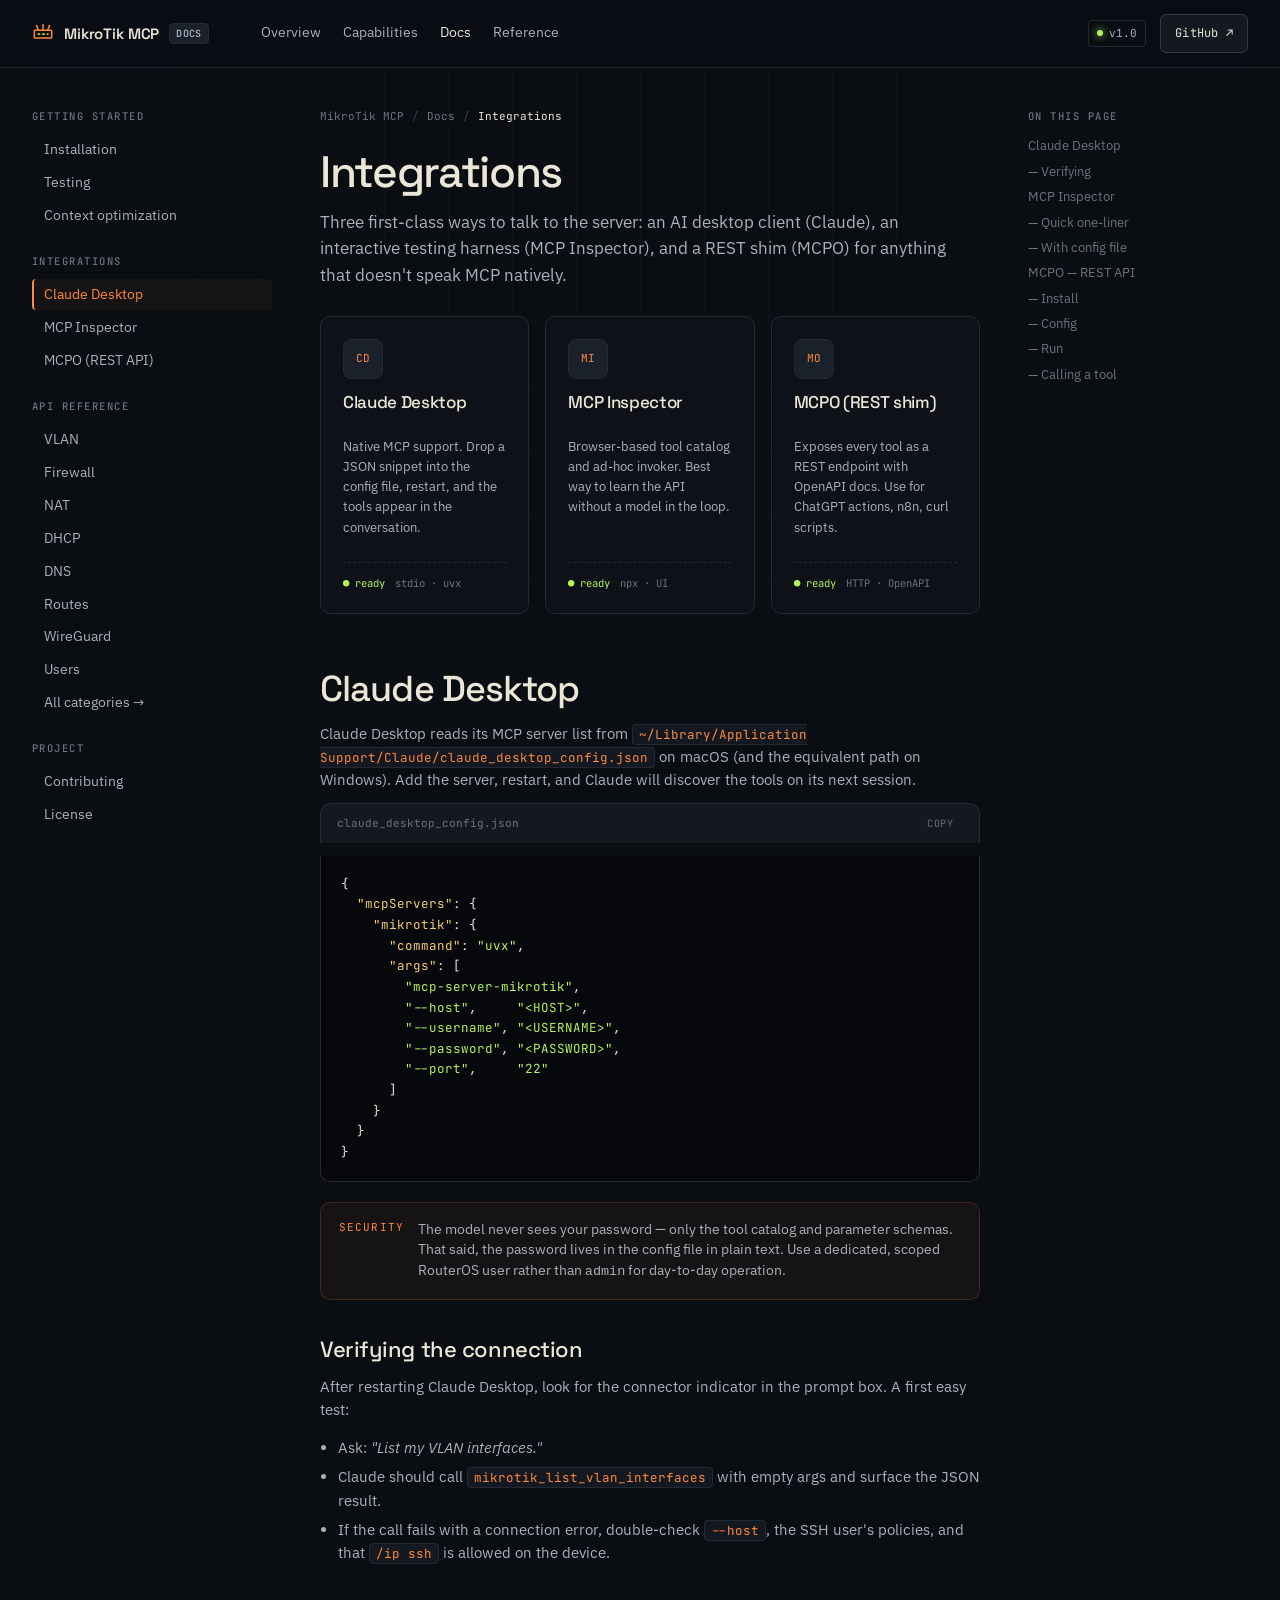
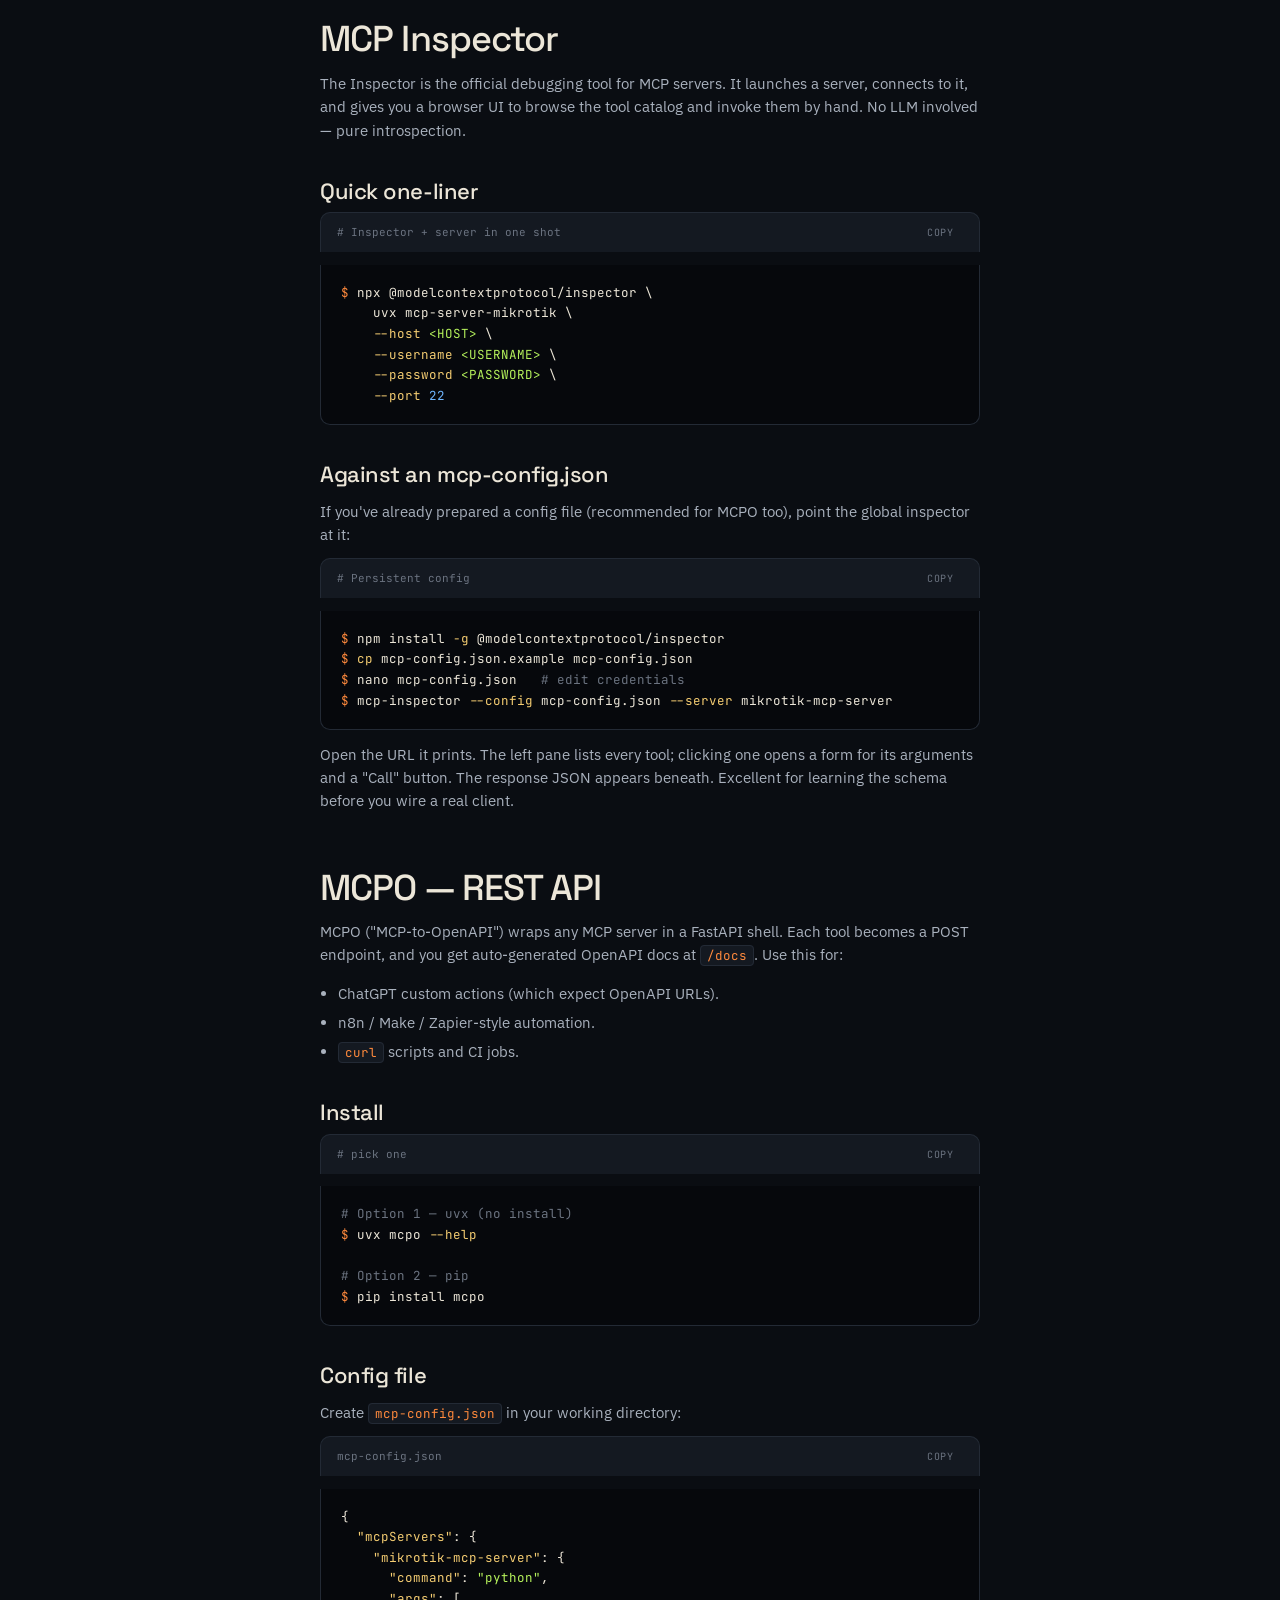
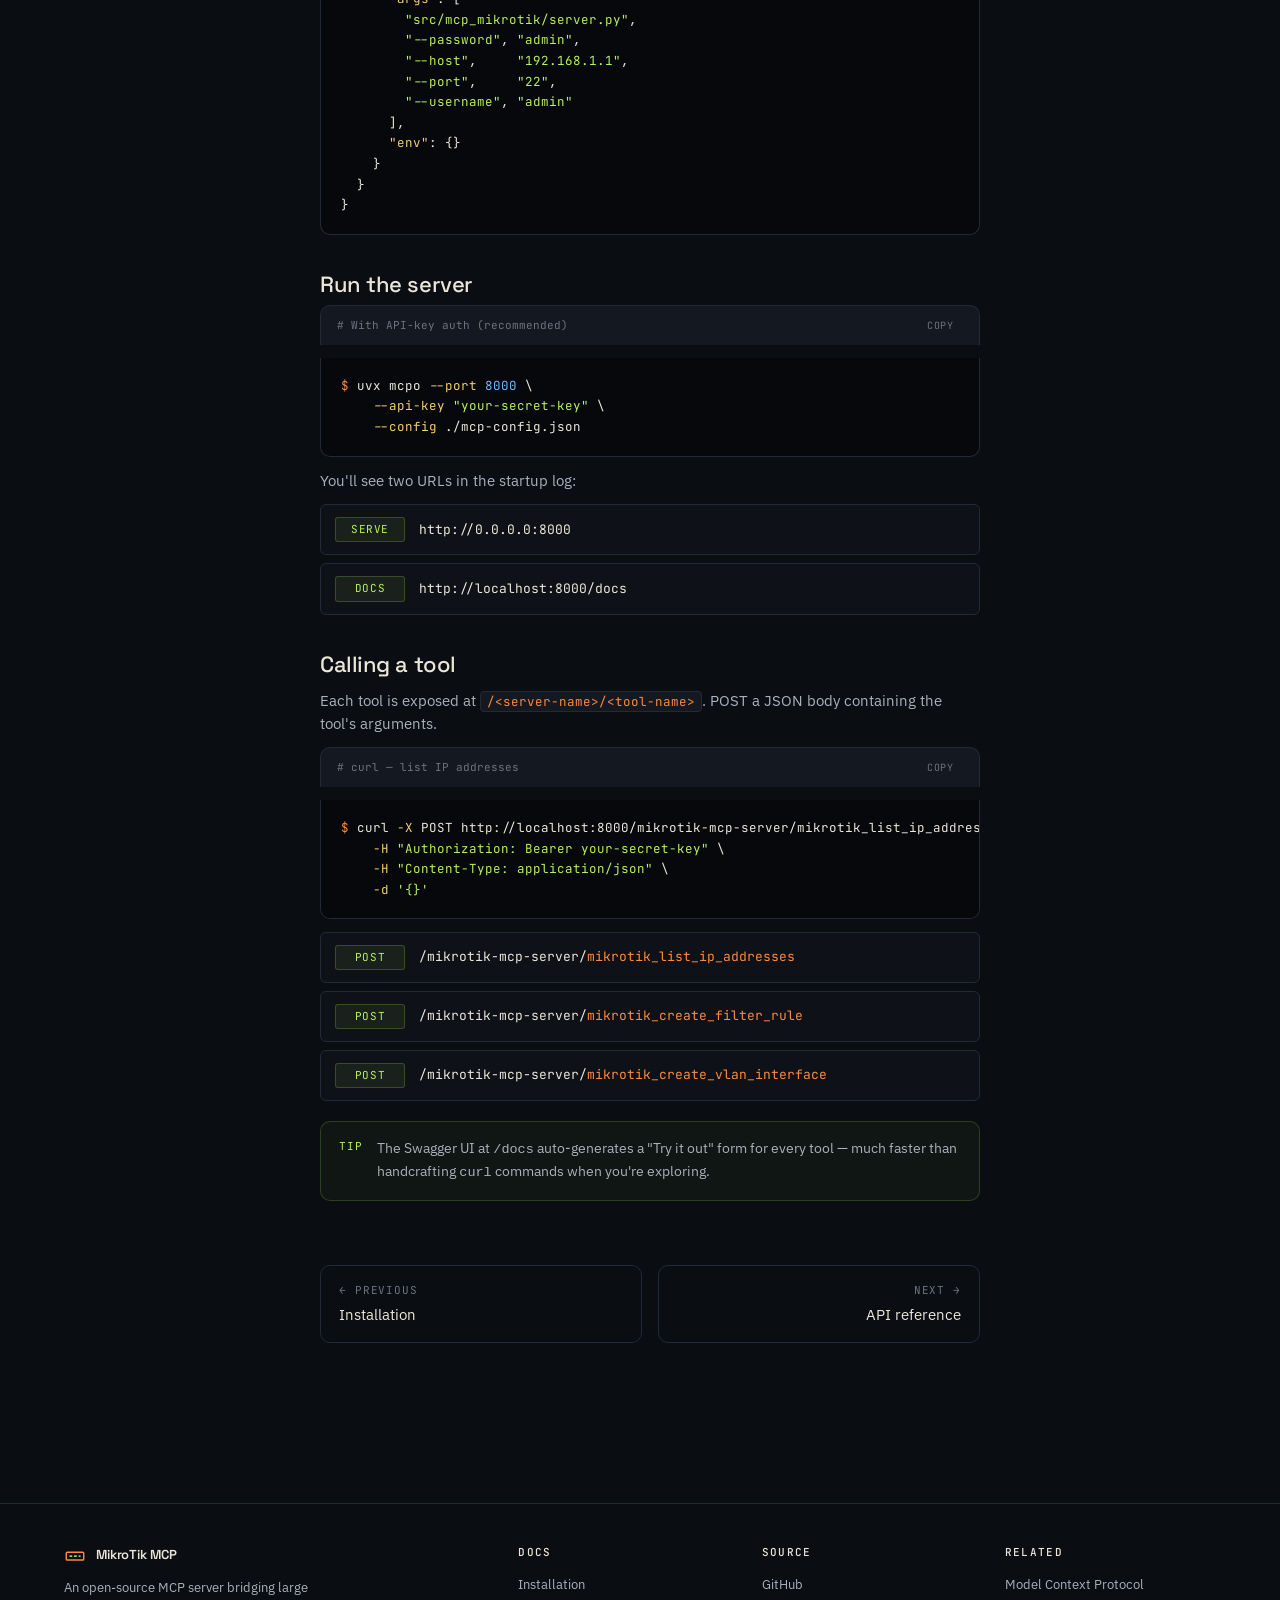
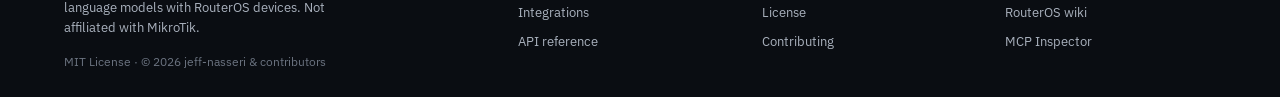
<file: website-design/docs/configure.html>
<!doctype html>
<html lang="en">
<head>
<meta charset="utf-8" />
<meta name="viewport" content="width=device-width, initial-scale=1" />
<title>Integrations — MikroTik MCP docs</title>
<link rel="preconnect" href="https://fonts.googleapis.com" />
<link rel="preconnect" href="https://fonts.gstatic.com" crossorigin />
<link href="https://fonts.googleapis.com/css2?family=Space+Grotesk:wght@400;500;600&family=IBM+Plex+Sans:wght@300;400;500;600&family=JetBrains+Mono:wght@400;500;600&display=swap" rel="stylesheet" />
<link rel="stylesheet" href="../styles.css" />
<style>
  /* Integration cards */
  .integrations-grid {
    display: grid; grid-template-columns: repeat(3, 1fr); gap: 16px;
    margin: 28px 0 48px;
  }
  .int-card {
    background: var(--bg-1); border: 1px solid var(--line);
    border-radius: var(--rad-lg); padding: 22px;
    display: flex; flex-direction: column; gap: 12px;
  }
  .int-card .logo {
    width: 40px; height: 40px; border-radius: 8px;
    background: var(--bg-3); border: 1px solid var(--line);
    display: grid; place-items: center;
    font-family: var(--mono); font-size: 11px; color: var(--amber);
  }
  .int-card h4 { font-size: 17px; }
  .int-card p { font-size: 13px; }
  .int-card .meta {
    display: flex; gap: 10px; font-family: var(--mono);
    font-size: 10.5px; color: var(--ink-mute); margin-top: auto; padding-top: 12px;
    border-top: 1px dashed var(--line);
  }
  .int-card .meta span:first-child { color: var(--lime); }

  /* Path/req row */
  .endpoint {
    display: grid; grid-template-columns: 70px 1fr;
    background: var(--bg-1); border: 1px solid var(--line);
    border-radius: var(--rad); padding: 12px 14px;
    align-items: center; margin: 8px 0;
    font-family: var(--mono); font-size: 13px;
  }
  .endpoint .method {
    font-size: 11px; letter-spacing: 0.06em; color: var(--lime);
    padding: 3px 8px; background: rgba(182,242,92,0.07);
    border-radius: 3px; text-align: center; border: 1px solid rgba(182,242,92,0.2);
  }
  .endpoint .path { color: var(--ink); padding-left: 14px; }
  .endpoint .path .ph { color: var(--amber); }
</style>
</head>
<body>
<div class="grid-bg"></div>

<!-- NAV -->
<nav class="nav">
  <a href="../index.html" class="brand">
    <span class="brand-mark">
      <svg viewBox="0 0 24 24" width="22" height="22" fill="none" stroke="currentColor" stroke-width="1.6">
        <rect x="2.5" y="9" width="19" height="8.5" rx="1" stroke="var(--amber)"/>
        <line x1="6" y1="13.25" x2="9" y2="13.25" stroke="var(--lime)"/>
        <line x1="11" y1="13.25" x2="14" y2="13.25" stroke="var(--lime)"/>
        <line x1="16" y1="13.25" x2="18" y2="13.25" stroke="var(--lime)"/>
        <line x1="7" y1="9" x2="5" y2="4" stroke="var(--amber)"/>
        <line x1="12" y1="9" x2="12" y2="3" stroke="var(--amber)"/>
        <line x1="17" y1="9" x2="19" y2="4" stroke="var(--amber)"/>
        <circle cx="5" cy="4" r="0.9" fill="var(--amber)" stroke="none"/>
        <circle cx="12" cy="3" r="0.9" fill="var(--amber)" stroke="none"/>
        <circle cx="19" cy="4" r="0.9" fill="var(--amber)" stroke="none"/>
      </svg>
    </span>
    MikroTik MCP <span class="brand-tag">docs</span>
  </a>
  <div class="nav-links">
    <a href="../index.html#what">Overview</a>
    <a href="../index.html#capabilities">Capabilities</a>
    <a href="index.html" class="active">Docs</a>
    <a href="reference.html">Reference</a>
  </div>
  <div class="nav-right">
    <span class="pill"><span class="dot"></span> v1.0</span>
    <a class="btn" href="https://github.com/jeff-nasseri/mikrotik-mcp" target="_blank" rel="noopener">GitHub ↗</a>
  </div>
</nav>

<div class="docs" data-screen-label="03 Docs — Integrations">
  <!-- SIDEBAR -->
  <aside class="sidebar">
    <h6>Getting started</h6>
    <ul>
      <li><a href="index.html">Installation</a></li>
      <li><a href="index.html#testing">Testing</a></li>
      <li><a href="index.html#context">Context optimization</a></li>
    </ul>
    <h6>Integrations</h6>
    <ul>
      <li><a href="configure.html#claude" class="active">Claude Desktop</a></li>
      <li><a href="configure.html#inspector">MCP Inspector</a></li>
      <li><a href="configure.html#mcpo">MCPO (REST API)</a></li>
    </ul>
    <h6>API reference</h6>
    <ul>
      <li><a href="reference.html#vlan">VLAN</a></li>
      <li><a href="reference.html#firewall">Firewall</a></li>
      <li><a href="reference.html#nat">NAT</a></li>
      <li><a href="reference.html#dhcp">DHCP</a></li>
      <li><a href="reference.html#dns">DNS</a></li>
      <li><a href="reference.html#routes">Routes</a></li>
      <li><a href="reference.html#wireguard">WireGuard</a></li>
      <li><a href="reference.html#users">Users</a></li>
      <li><a href="reference.html">All categories →</a></li>
    </ul>
    <h6>Project</h6>
    <ul>
      <li><a href="https://github.com/jeff-nasseri/mikrotik-mcp/blob/master/CONTRIBUTING.md" target="_blank" rel="noopener">Contributing</a></li>
      <li><a href="https://github.com/jeff-nasseri/mikrotik-mcp/blob/master/LICENSE" target="_blank" rel="noopener">License</a></li>
    </ul>
  </aside>

  <!-- MAIN -->
  <main class="doc-main">
    <div class="crumbs">
      <a href="../index.html">MikroTik MCP</a> <span>/</span>
      <a href="index.html">Docs</a> <span>/</span>
      <span style="color:var(--ink);opacity:1">Integrations</span>
    </div>
    <h1 class="doc-title">Integrations</h1>
    <p class="doc-lede">
      Three first-class ways to talk to the server: an AI desktop client (Claude),
      an interactive testing harness (MCP Inspector), and a REST shim (MCPO) for
      anything that doesn't speak MCP natively.
    </p>

    <div class="integrations-grid">
      <div class="int-card">
        <div class="logo">CD</div>
        <h4>Claude Desktop</h4>
        <p>Native MCP support. Drop a JSON snippet into the config file, restart, and the tools appear in the conversation.</p>
        <div class="meta"><span>● ready</span><span>stdio · uvx</span></div>
      </div>
      <div class="int-card">
        <div class="logo">MI</div>
        <h4>MCP Inspector</h4>
        <p>Browser-based tool catalog and ad-hoc invoker. Best way to learn the API without a model in the loop.</p>
        <div class="meta"><span>● ready</span><span>npx · UI</span></div>
      </div>
      <div class="int-card">
        <div class="logo">MO</div>
        <h4>MCPO (REST shim)</h4>
        <p>Exposes every tool as a REST endpoint with OpenAPI docs. Use for ChatGPT actions, n8n, curl scripts.</p>
        <div class="meta"><span>● ready</span><span>HTTP · OpenAPI</span></div>
      </div>
    </div>

    <!-- CLAUDE -->
    <h2 id="claude">Claude Desktop</h2>
    <p>Claude Desktop reads its MCP server list from
      <code>~/Library/Application Support/Claude/claude_desktop_config.json</code> on macOS
      (and the equivalent path on Windows). Add the server, restart, and Claude will discover the tools
      on its next session.</p>

    <div class="code-header"><span>claude_desktop_config.json</span><button class="copy-btn">Copy</button></div>
    <pre class="code">{
  <span class="k">"mcpServers"</span>: {
    <span class="k">"mikrotik"</span>: {
      <span class="k">"command"</span>: <span class="s">"uvx"</span>,
      <span class="k">"args"</span>: [
        <span class="s">"mcp-server-mikrotik"</span>,
        <span class="s">"--host"</span>,     <span class="s">"&lt;HOST&gt;"</span>,
        <span class="s">"--username"</span>, <span class="s">"&lt;USERNAME&gt;"</span>,
        <span class="s">"--password"</span>, <span class="s">"&lt;PASSWORD&gt;"</span>,
        <span class="s">"--port"</span>,     <span class="s">"22"</span>
      ]
    }
  }
}</pre>

    <div class="callout">
      <span class="icon">SECURITY</span>
      <div>
        The model never sees your password — only the tool catalog and parameter schemas.
        That said, the password lives in the config file in plain text. Use a dedicated, scoped
        RouterOS user rather than <code>admin</code> for day-to-day operation.
      </div>
    </div>

    <h3 id="claude-verify">Verifying the connection</h3>
    <p>After restarting Claude Desktop, look for the connector indicator in the prompt box.
      A first easy test:</p>
    <ul>
      <li>Ask: <em>"List my VLAN interfaces."</em></li>
      <li>Claude should call <code>mikrotik_list_vlan_interfaces</code> with empty args and surface the JSON result.</li>
      <li>If the call fails with a connection error, double-check <code>--host</code>, the SSH user's policies, and that <code>/ip ssh</code> is allowed on the device.</li>
    </ul>

    <!-- INSPECTOR -->
    <h2 id="inspector">MCP Inspector</h2>
    <p>The Inspector is the official debugging tool for MCP servers. It launches a server, connects to it,
      and gives you a browser UI to browse the tool catalog and invoke them by hand. No LLM involved —
      pure introspection.</p>

    <h3 id="inspector-quick">Quick one-liner</h3>
    <div class="code-header"><span># Inspector + server in one shot</span><button class="copy-btn">Copy</button></div>
    <pre class="code"><span class="p">$</span> npx @modelcontextprotocol/inspector \
    uvx mcp-server-mikrotik \
    <span class="k">--host</span> <span class="s">&lt;HOST&gt;</span> \
    <span class="k">--username</span> <span class="s">&lt;USERNAME&gt;</span> \
    <span class="k">--password</span> <span class="s">&lt;PASSWORD&gt;</span> \
    <span class="k">--port</span> <span class="n">22</span></pre>

    <h3 id="inspector-config">Against an mcp-config.json</h3>
    <p>If you've already prepared a config file (recommended for MCPO too), point the global inspector at it:</p>

    <div class="code-header"><span># Persistent config</span><button class="copy-btn">Copy</button></div>
    <pre class="code"><span class="p">$</span> npm install <span class="k">-g</span> @modelcontextprotocol/inspector
<span class="p">$</span> <span class="k">cp</span> mcp-config.json.example mcp-config.json
<span class="p">$</span> nano mcp-config.json   <span class="c"># edit credentials</span>
<span class="p">$</span> mcp-inspector <span class="k">--config</span> mcp-config.json <span class="k">--server</span> mikrotik-mcp-server</pre>

    <p>Open the URL it prints. The left pane lists every tool; clicking one opens a form for its arguments
      and a "Call" button. The response JSON appears beneath. Excellent for learning the schema before
      you wire a real client.</p>

    <!-- MCPO -->
    <h2 id="mcpo">MCPO — REST API</h2>
    <p>MCPO ("MCP-to-OpenAPI") wraps any MCP server in a FastAPI shell. Each tool becomes a POST endpoint,
      and you get auto-generated OpenAPI docs at <code>/docs</code>. Use this for:</p>
    <ul>
      <li>ChatGPT custom actions (which expect OpenAPI URLs).</li>
      <li>n8n / Make / Zapier-style automation.</li>
      <li><code>curl</code> scripts and CI jobs.</li>
    </ul>

    <h3 id="mcpo-install">Install</h3>
    <div class="code-header"><span># pick one</span><button class="copy-btn">Copy</button></div>
    <pre class="code"><span class="c"># Option 1 — uvx (no install)</span>
<span class="p">$</span> uvx mcpo <span class="k">--help</span>

<span class="c"># Option 2 — pip</span>
<span class="p">$</span> pip install mcpo</pre>

    <h3 id="mcpo-config">Config file</h3>
    <p>Create <code>mcp-config.json</code> in your working directory:</p>

    <div class="code-header"><span>mcp-config.json</span><button class="copy-btn">Copy</button></div>
    <pre class="code">{
  <span class="k">"mcpServers"</span>: {
    <span class="k">"mikrotik-mcp-server"</span>: {
      <span class="k">"command"</span>: <span class="s">"python"</span>,
      <span class="k">"args"</span>: [
        <span class="s">"src/mcp_mikrotik/server.py"</span>,
        <span class="s">"--password"</span>, <span class="s">"admin"</span>,
        <span class="s">"--host"</span>,     <span class="s">"192.168.1.1"</span>,
        <span class="s">"--port"</span>,     <span class="s">"22"</span>,
        <span class="s">"--username"</span>, <span class="s">"admin"</span>
      ],
      <span class="k">"env"</span>: {}
    }
  }
}</pre>

    <h3 id="mcpo-run">Run the server</h3>
    <div class="code-header"><span># With API-key auth (recommended)</span><button class="copy-btn">Copy</button></div>
    <pre class="code"><span class="p">$</span> uvx mcpo <span class="k">--port</span> <span class="n">8000</span> \
    <span class="k">--api-key</span> <span class="s">"your-secret-key"</span> \
    <span class="k">--config</span> ./mcp-config.json</pre>

    <p>You'll see two URLs in the startup log:</p>
    <div class="endpoint">
      <span class="method">SERVE</span>
      <span class="path">http://0.0.0.0:8000</span>
    </div>
    <div class="endpoint">
      <span class="method">DOCS</span>
      <span class="path">http://localhost:8000/docs</span>
    </div>

    <h3 id="mcpo-call">Calling a tool</h3>
    <p>Each tool is exposed at <code>/&lt;server-name&gt;/&lt;tool-name&gt;</code>. POST a JSON body containing the
      tool's arguments.</p>

    <div class="code-header"><span># curl — list IP addresses</span><button class="copy-btn">Copy</button></div>
    <pre class="code"><span class="p">$</span> curl <span class="k">-X</span> POST http://localhost:8000/mikrotik-mcp-server/mikrotik_list_ip_addresses \
    <span class="k">-H</span> <span class="s">"Authorization: Bearer your-secret-key"</span> \
    <span class="k">-H</span> <span class="s">"Content-Type: application/json"</span> \
    <span class="k">-d</span> <span class="s">'{}'</span></pre>

    <div class="endpoint">
      <span class="method">POST</span>
      <span class="path">/mikrotik-mcp-server/<span class="ph">mikrotik_list_ip_addresses</span></span>
    </div>
    <div class="endpoint">
      <span class="method">POST</span>
      <span class="path">/mikrotik-mcp-server/<span class="ph">mikrotik_create_filter_rule</span></span>
    </div>
    <div class="endpoint">
      <span class="method">POST</span>
      <span class="path">/mikrotik-mcp-server/<span class="ph">mikrotik_create_vlan_interface</span></span>
    </div>

    <div class="callout tip">
      <span class="icon">TIP</span>
      <div>
        The Swagger UI at <code>/docs</code> auto-generates a "Try it out" form for every tool — much faster
        than handcrafting <code>curl</code> commands when you're exploring.
      </div>
    </div>

    <div class="pager">
      <a href="index.html">
        <span class="label">← previous</span>
        <span class="target">Installation</span>
      </a>
      <a href="reference.html" class="next">
        <span class="label">next →</span>
        <span class="target">API reference</span>
      </a>
    </div>
  </main>

  <!-- TOC -->
  <aside class="toc">
    <h6>On this page</h6>
    <ul>
      <li><a href="#claude">Claude Desktop</a></li>
      <li><a href="#claude-verify">— Verifying</a></li>
      <li><a href="#inspector">MCP Inspector</a></li>
      <li><a href="#inspector-quick">— Quick one-liner</a></li>
      <li><a href="#inspector-config">— With config file</a></li>
      <li><a href="#mcpo">MCPO — REST API</a></li>
      <li><a href="#mcpo-install">— Install</a></li>
      <li><a href="#mcpo-config">— Config</a></li>
      <li><a href="#mcpo-run">— Run</a></li>
      <li><a href="#mcpo-call">— Calling a tool</a></li>
    </ul>
  </aside>
</div>

<!-- FOOTER (same as docs/index.html) -->
<footer class="footer">
  <div class="wrap">
    <div>
      <div class="brand" style="margin-bottom: 12px;">
        <span class="brand-mark">
          <svg viewBox="0 0 24 24" width="22" height="22" fill="none" stroke="currentColor" stroke-width="1.6">
            <rect x="2.5" y="9" width="19" height="8.5" rx="1" stroke="var(--amber)"/>
            <line x1="6" y1="13.25" x2="9" y2="13.25" stroke="var(--lime)"/>
            <line x1="11" y1="13.25" x2="14" y2="13.25" stroke="var(--lime)"/>
            <line x1="16" y1="13.25" x2="18" y2="13.25" stroke="var(--lime)"/>
          </svg>
        </span>
        MikroTik MCP
      </div>
      <p style="font-size:13px;max-width:280px;">An open-source MCP server bridging large language models with RouterOS devices. Not affiliated with MikroTik.</p>
      <p style="margin-top: 14px; font-size: 12px; color: var(--ink-mute);">MIT License · © 2026 jeff-nasseri &amp; contributors</p>
    </div>
    <div>
      <h5>Docs</h5>
      <ul>
        <li><a href="index.html">Installation</a></li>
        <li><a href="configure.html">Integrations</a></li>
        <li><a href="reference.html">API reference</a></li>
      </ul>
    </div>
    <div>
      <h5>Source</h5>
      <ul>
        <li><a href="https://github.com/jeff-nasseri/mikrotik-mcp" target="_blank" rel="noopener">GitHub</a></li>
        <li><a href="https://github.com/jeff-nasseri/mikrotik-mcp/blob/master/LICENSE" target="_blank" rel="noopener">License</a></li>
        <li><a href="https://github.com/jeff-nasseri/mikrotik-mcp/blob/master/CONTRIBUTING.md" target="_blank" rel="noopener">Contributing</a></li>
      </ul>
    </div>
    <div>
      <h5>Related</h5>
      <ul>
        <li><a href="https://modelcontextprotocol.io" target="_blank" rel="noopener">Model Context Protocol</a></li>
        <li><a href="https://wiki.mikrotik.com" target="_blank" rel="noopener">RouterOS wiki</a></li>
        <li><a href="https://github.com/modelcontextprotocol/inspector" target="_blank" rel="noopener">MCP Inspector</a></li>
      </ul>
    </div>
  </div>
</footer>

<script>
  document.querySelectorAll('.copy-btn').forEach(btn => {
    btn.addEventListener('click', () => {
      const code = btn.closest('.code-header').nextElementSibling.innerText;
      navigator.clipboard.writeText(code).then(() => {
        const orig = btn.textContent;
        btn.textContent = 'Copied';
        setTimeout(() => btn.textContent = orig, 1200);
      });
    });
  });
</script>
</body>
</html>
</file>
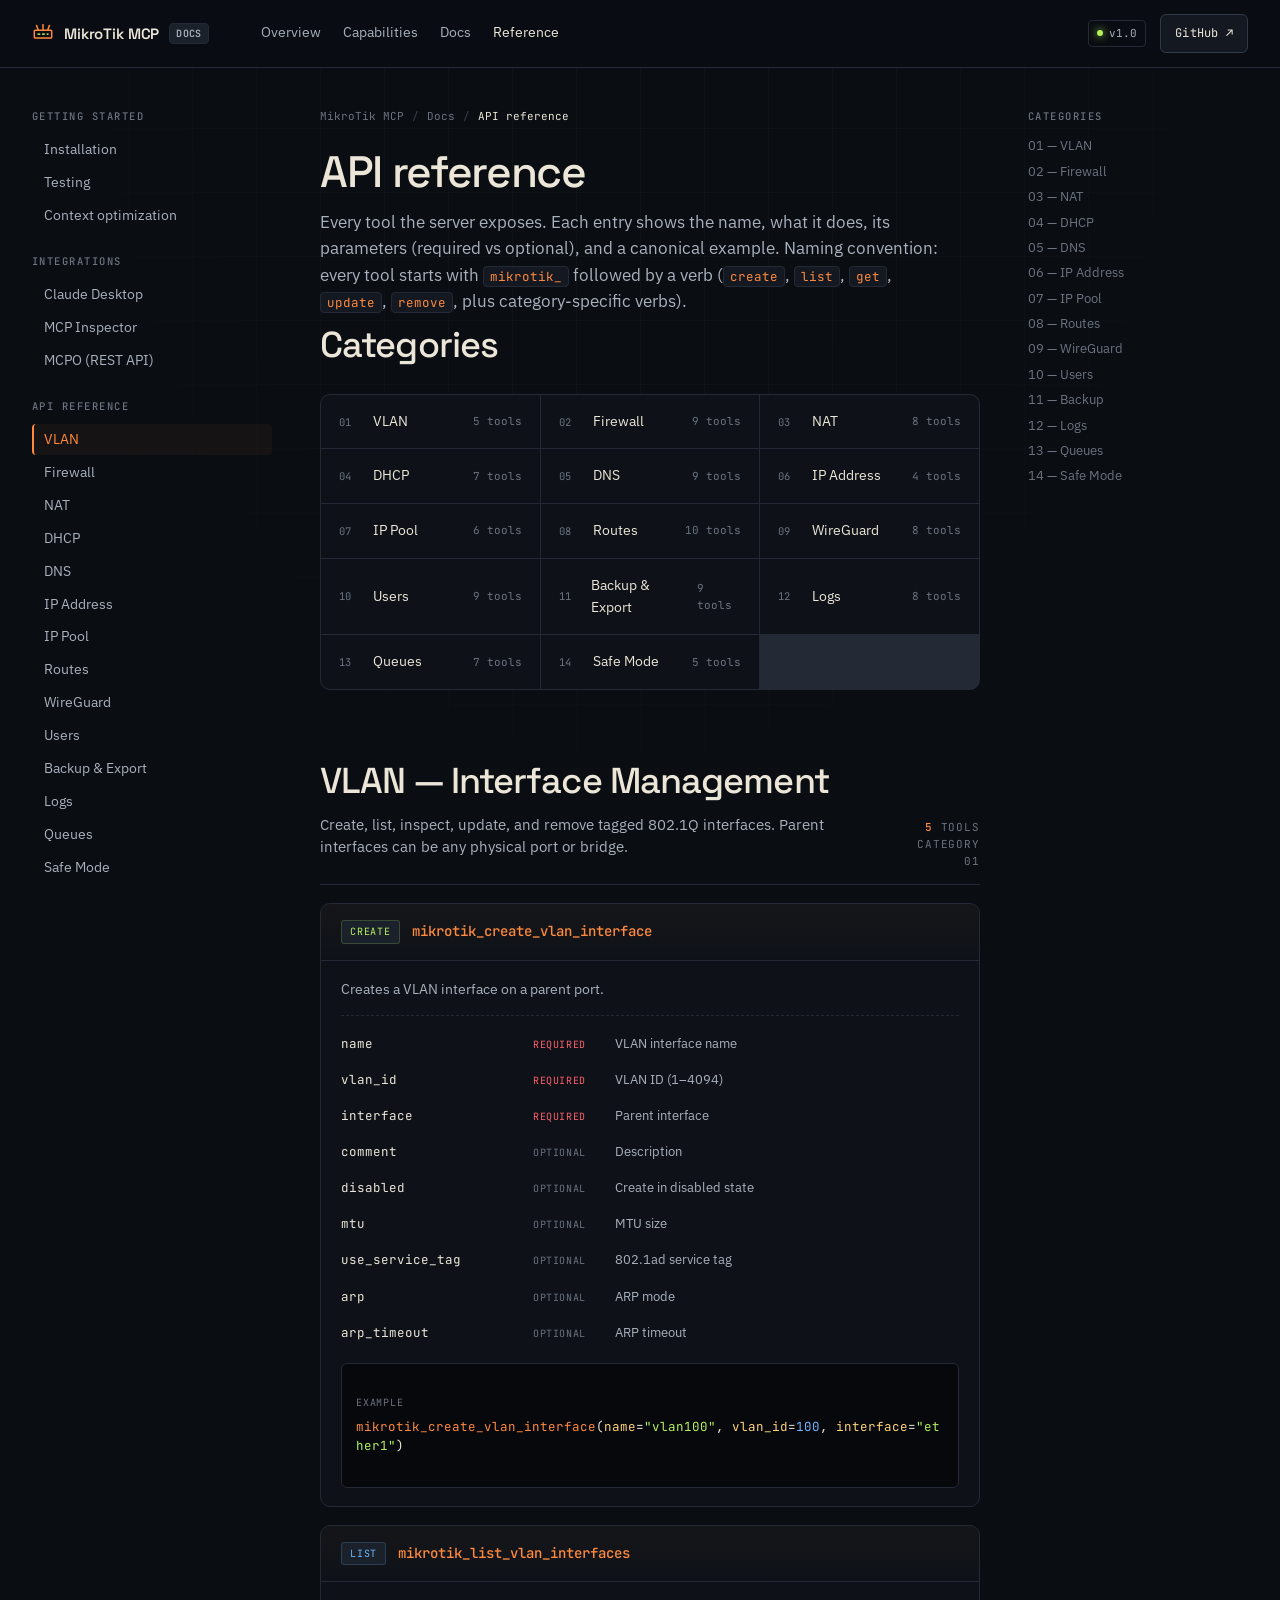
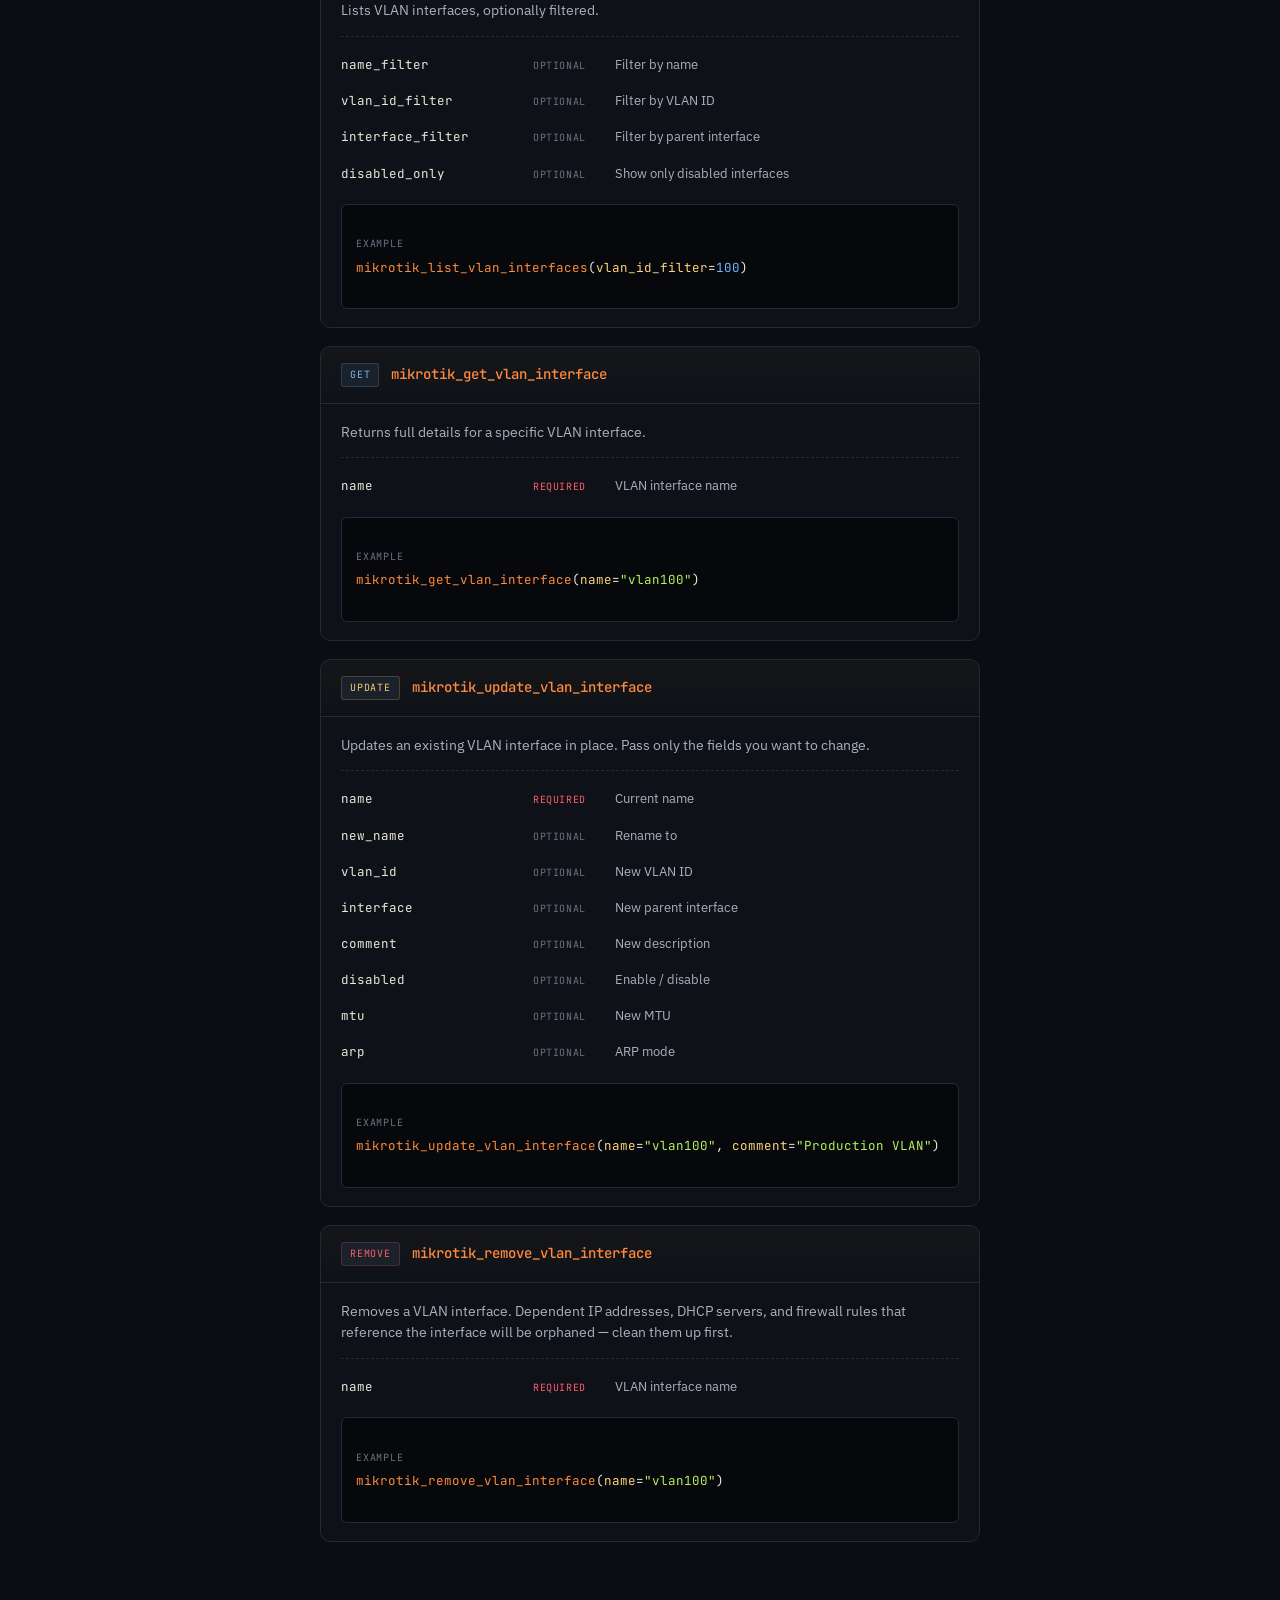
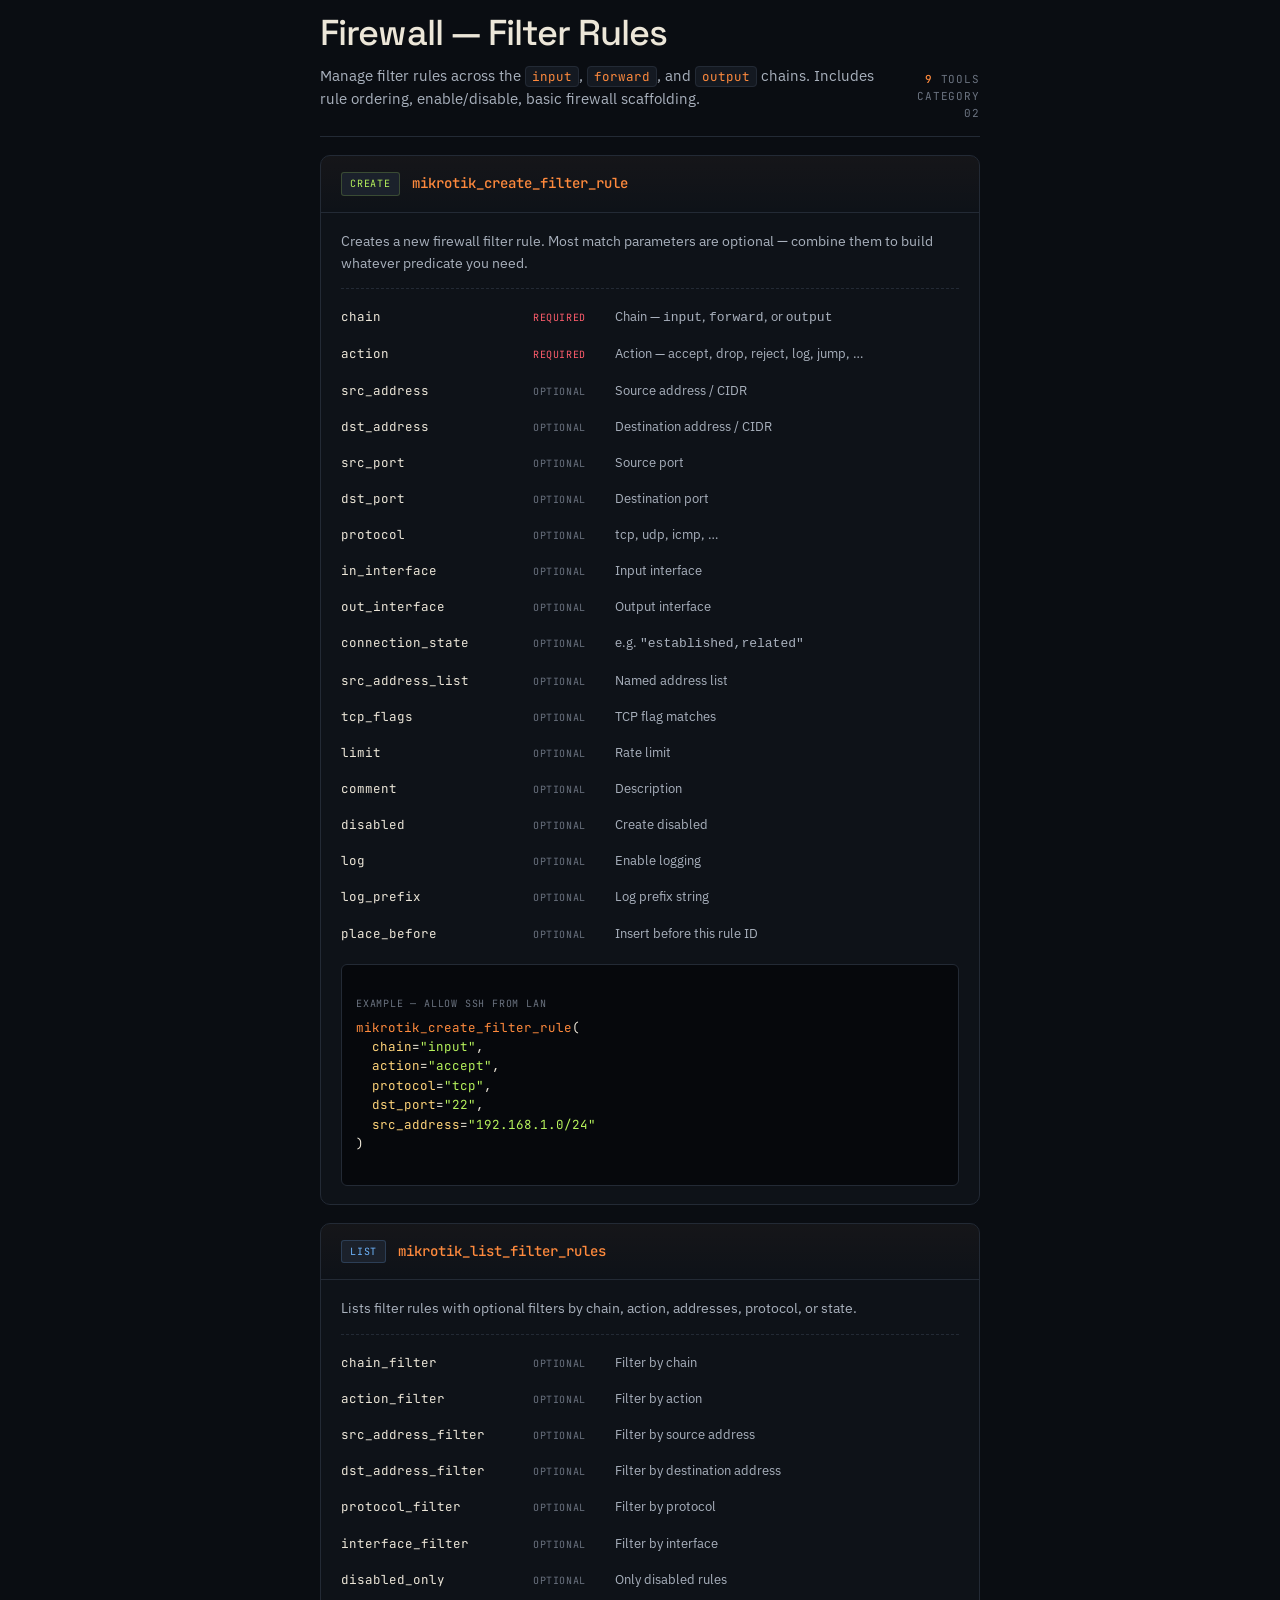
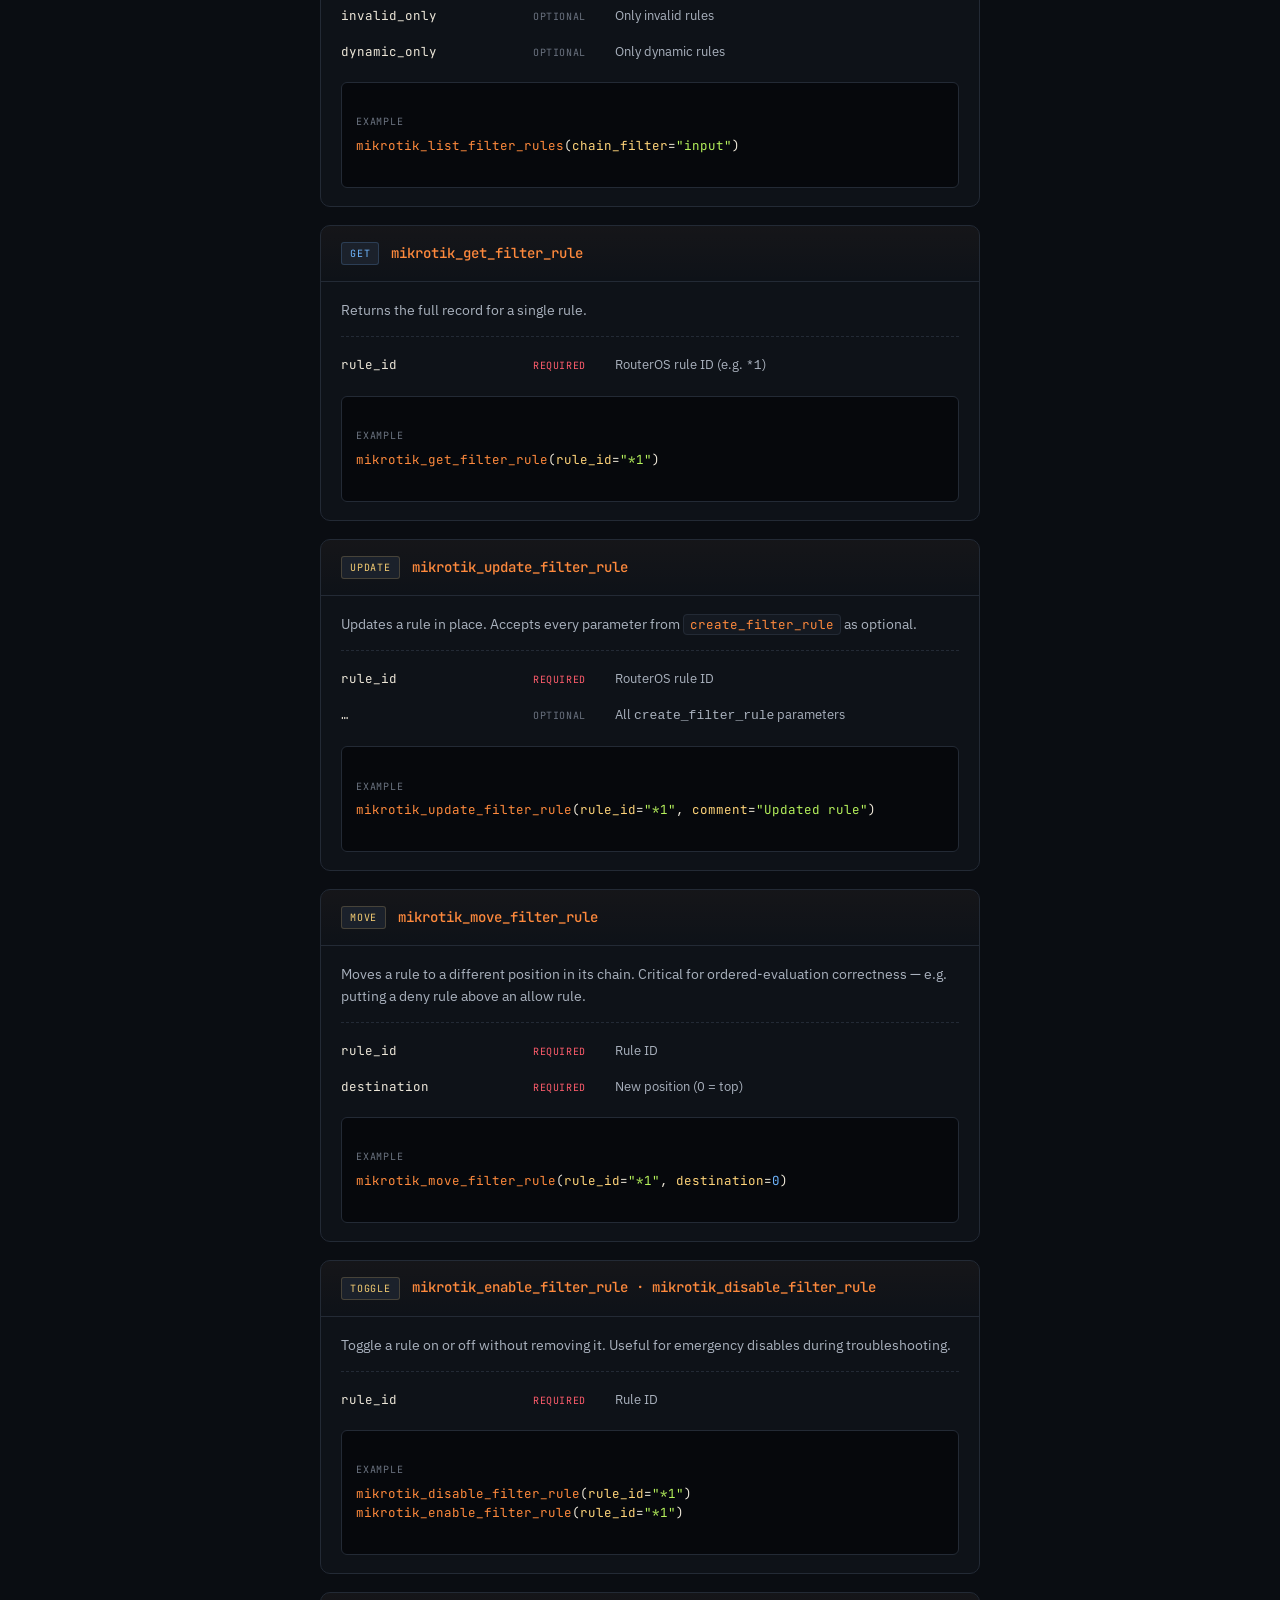
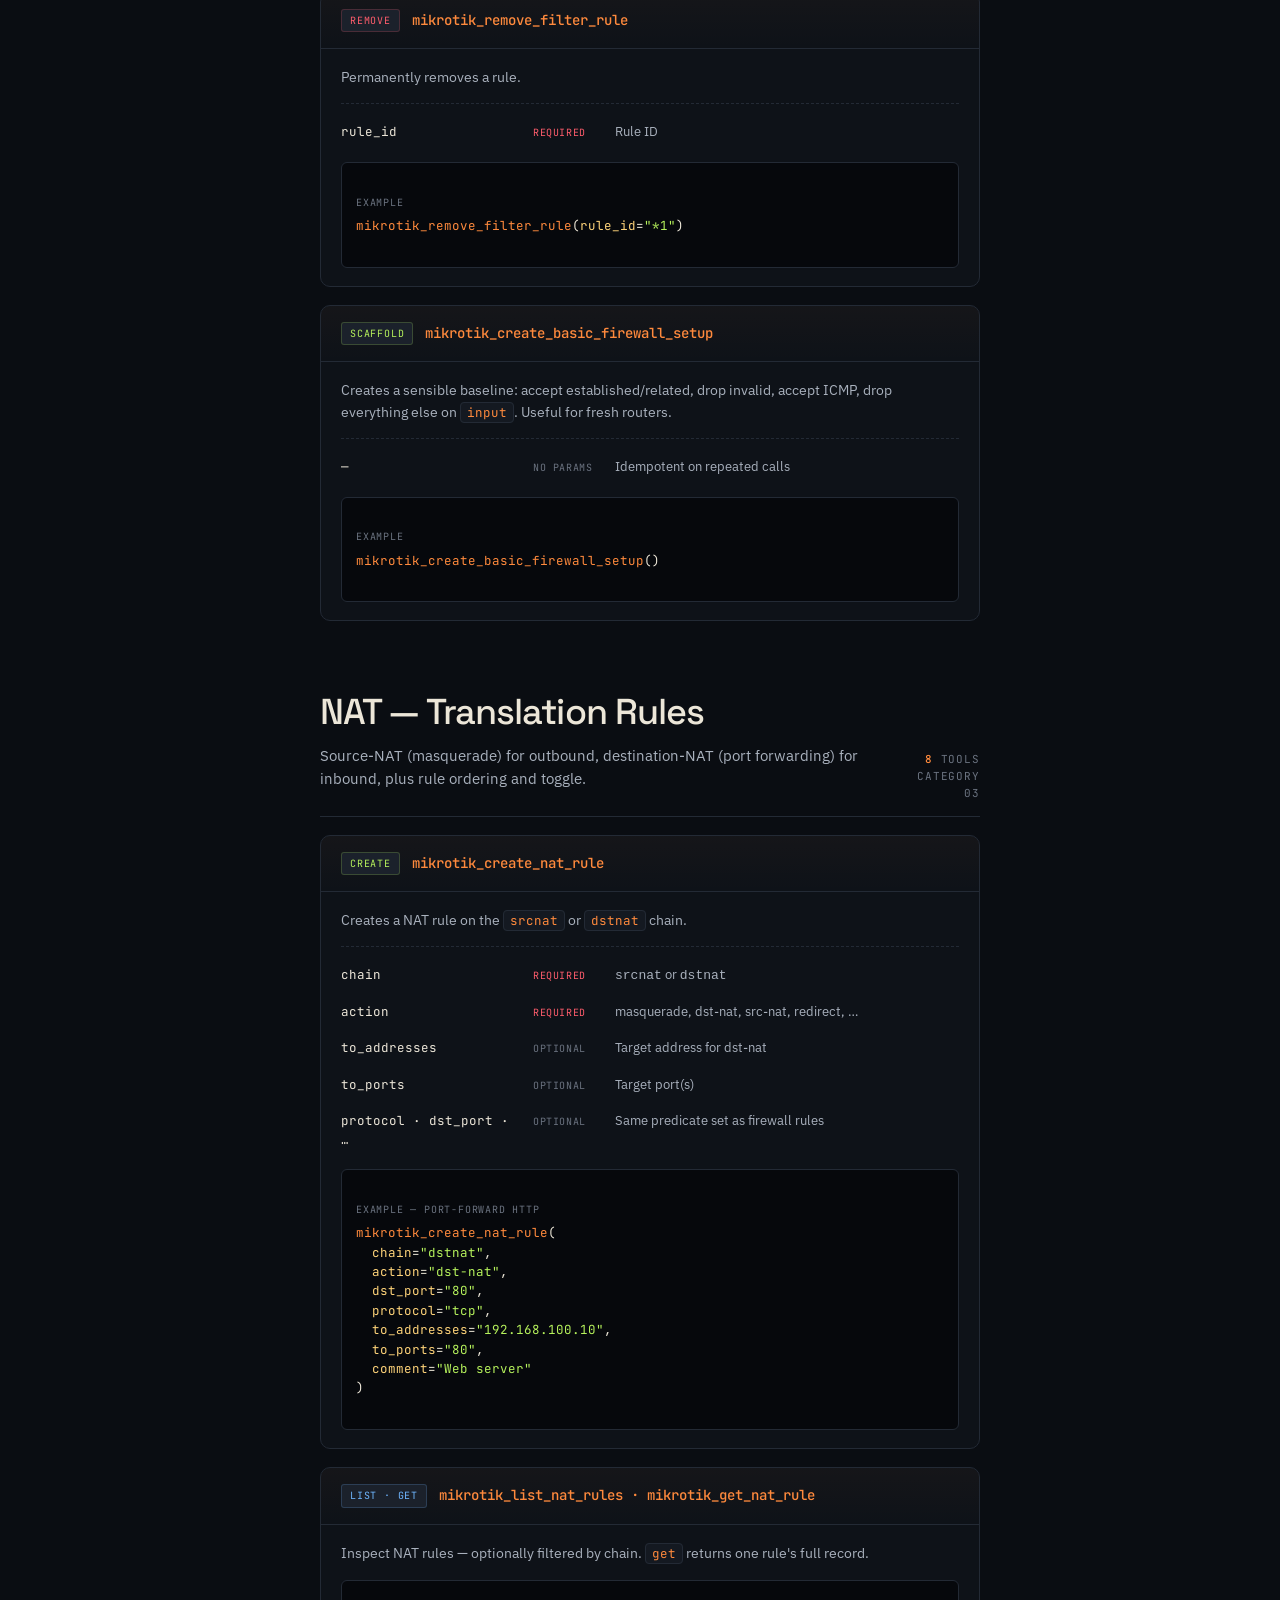
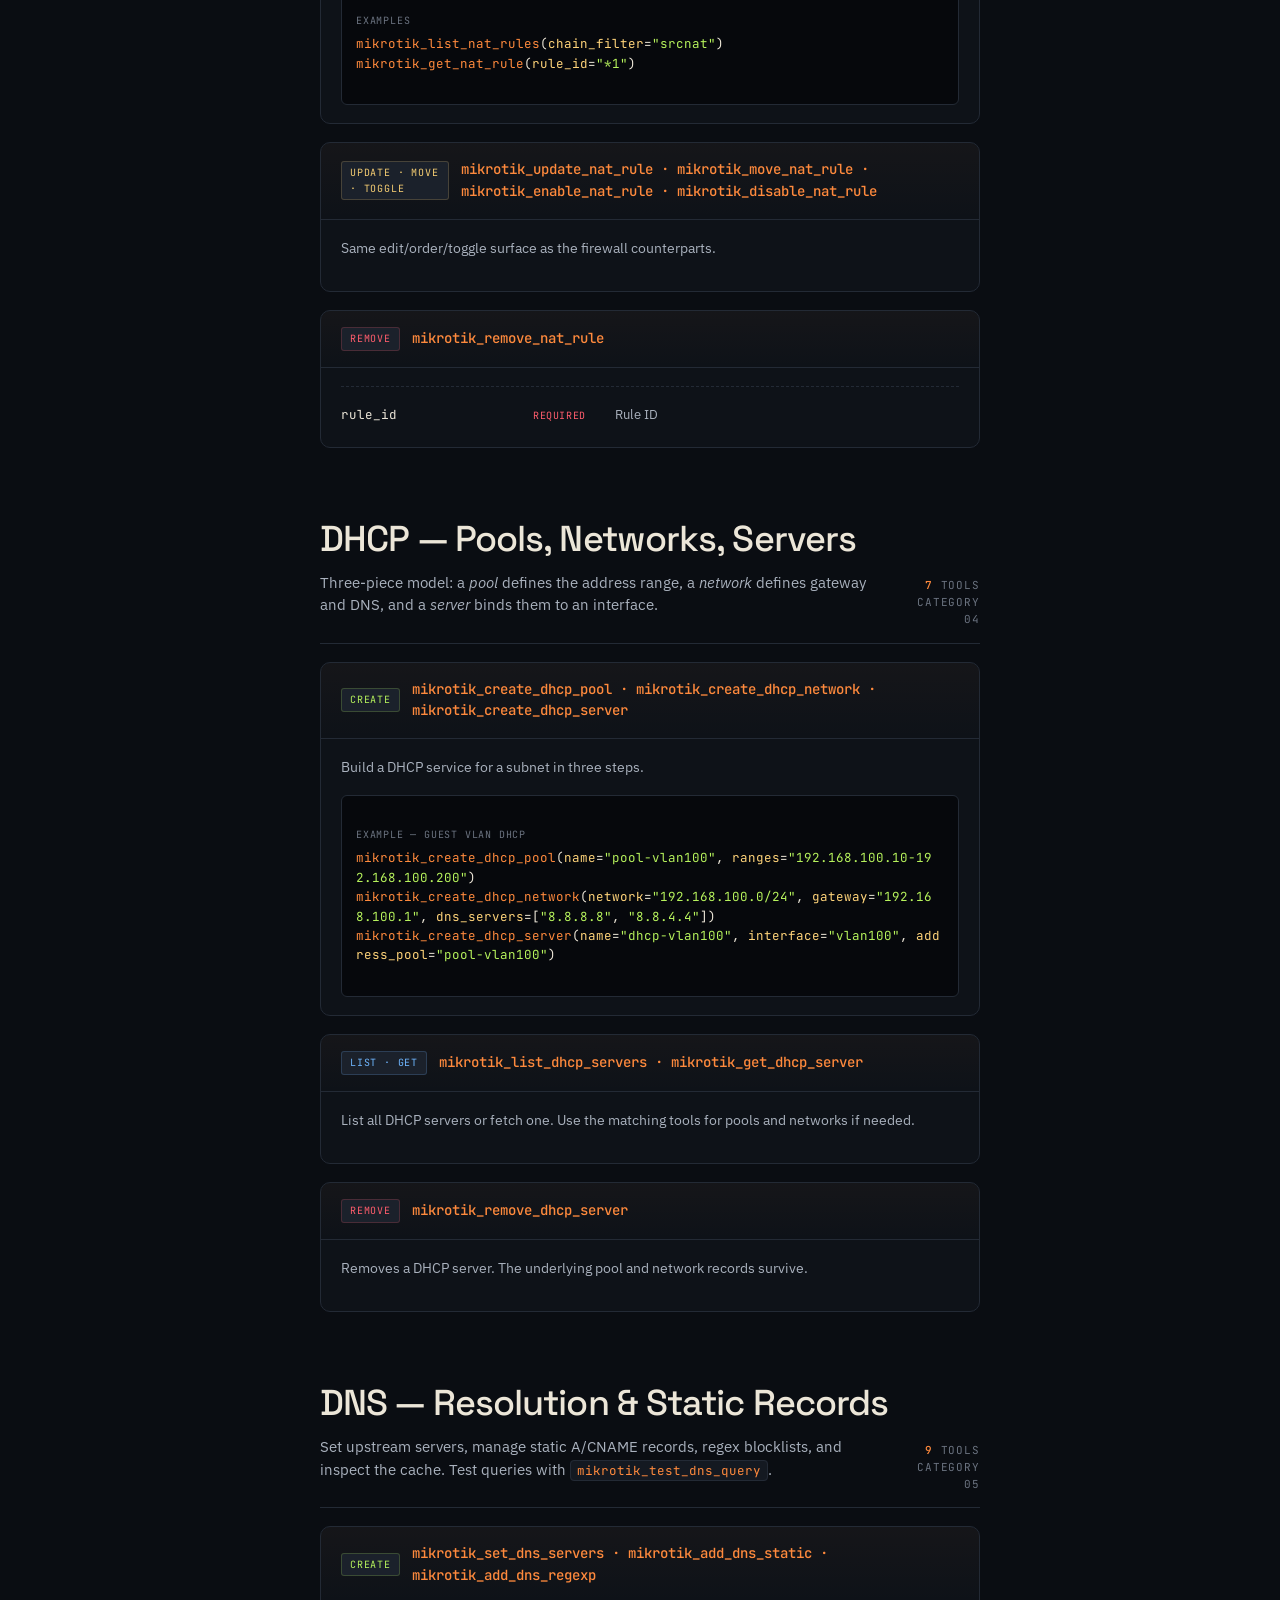
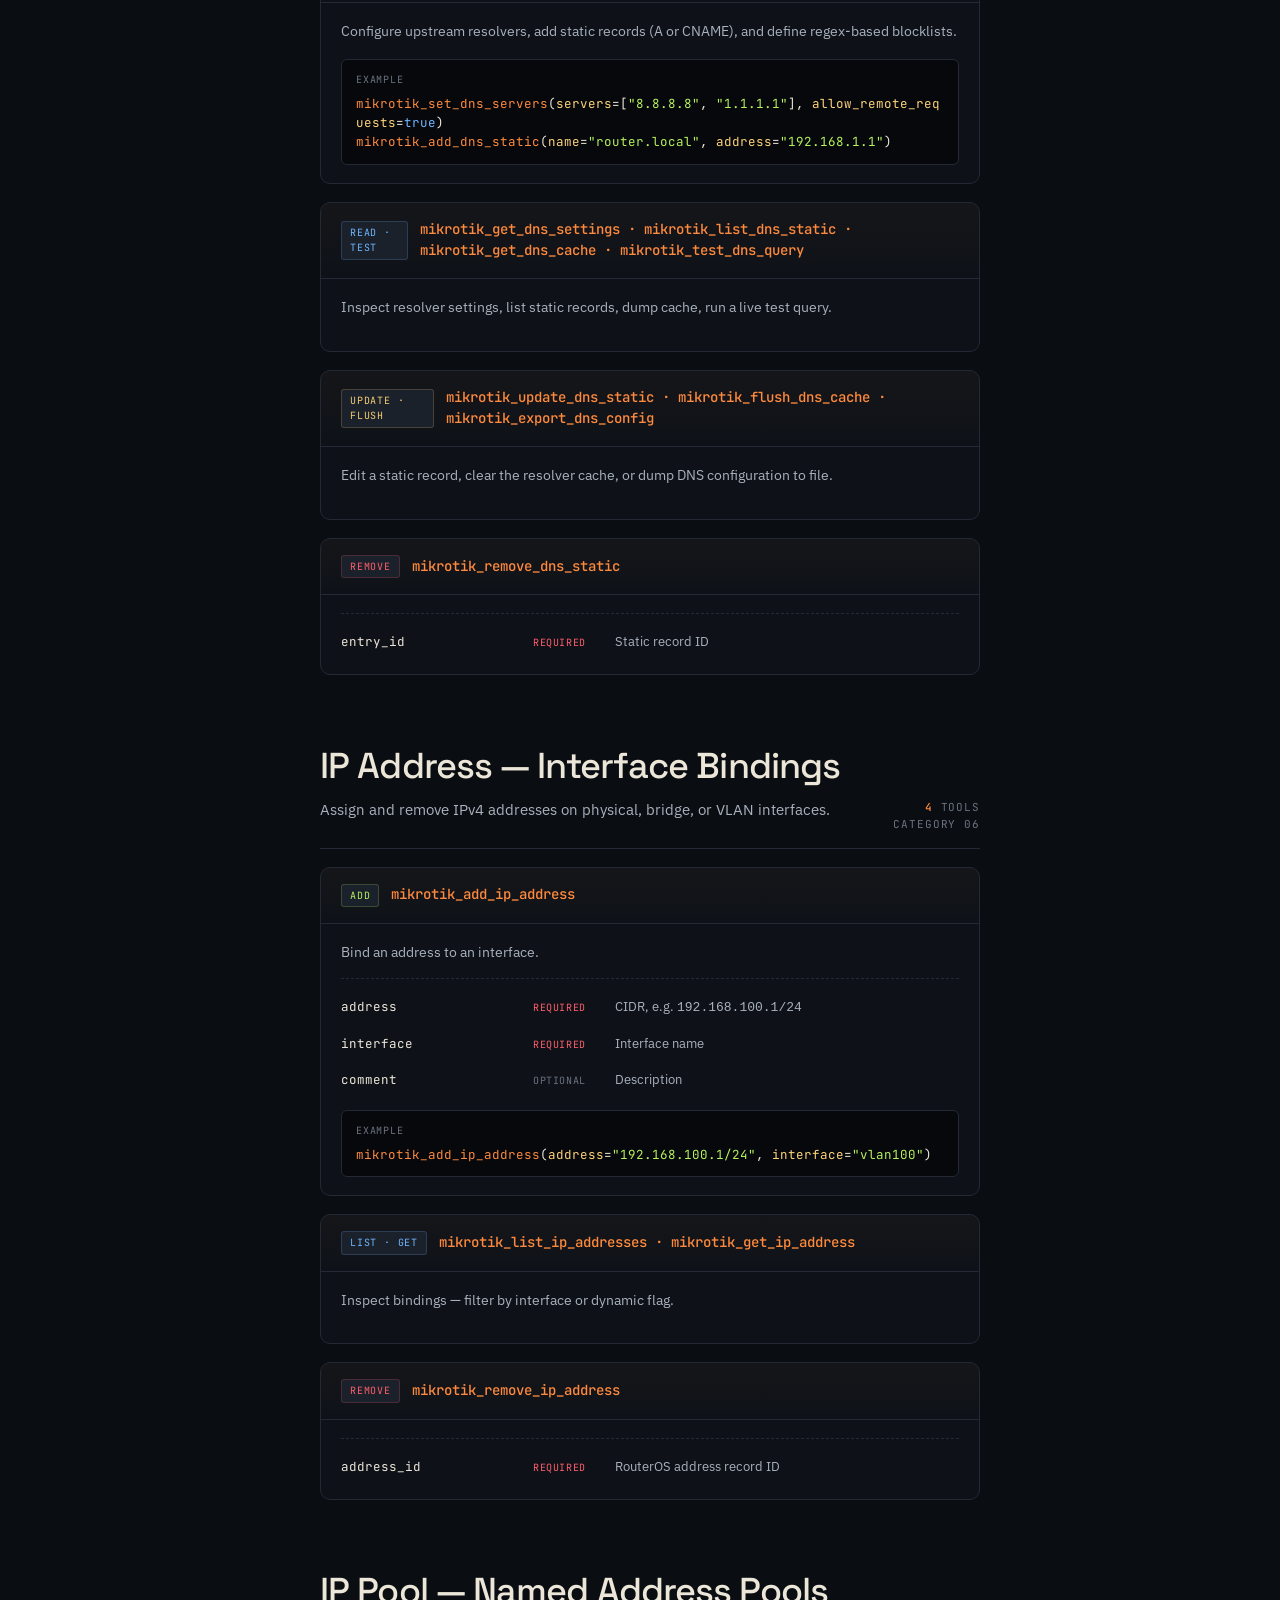
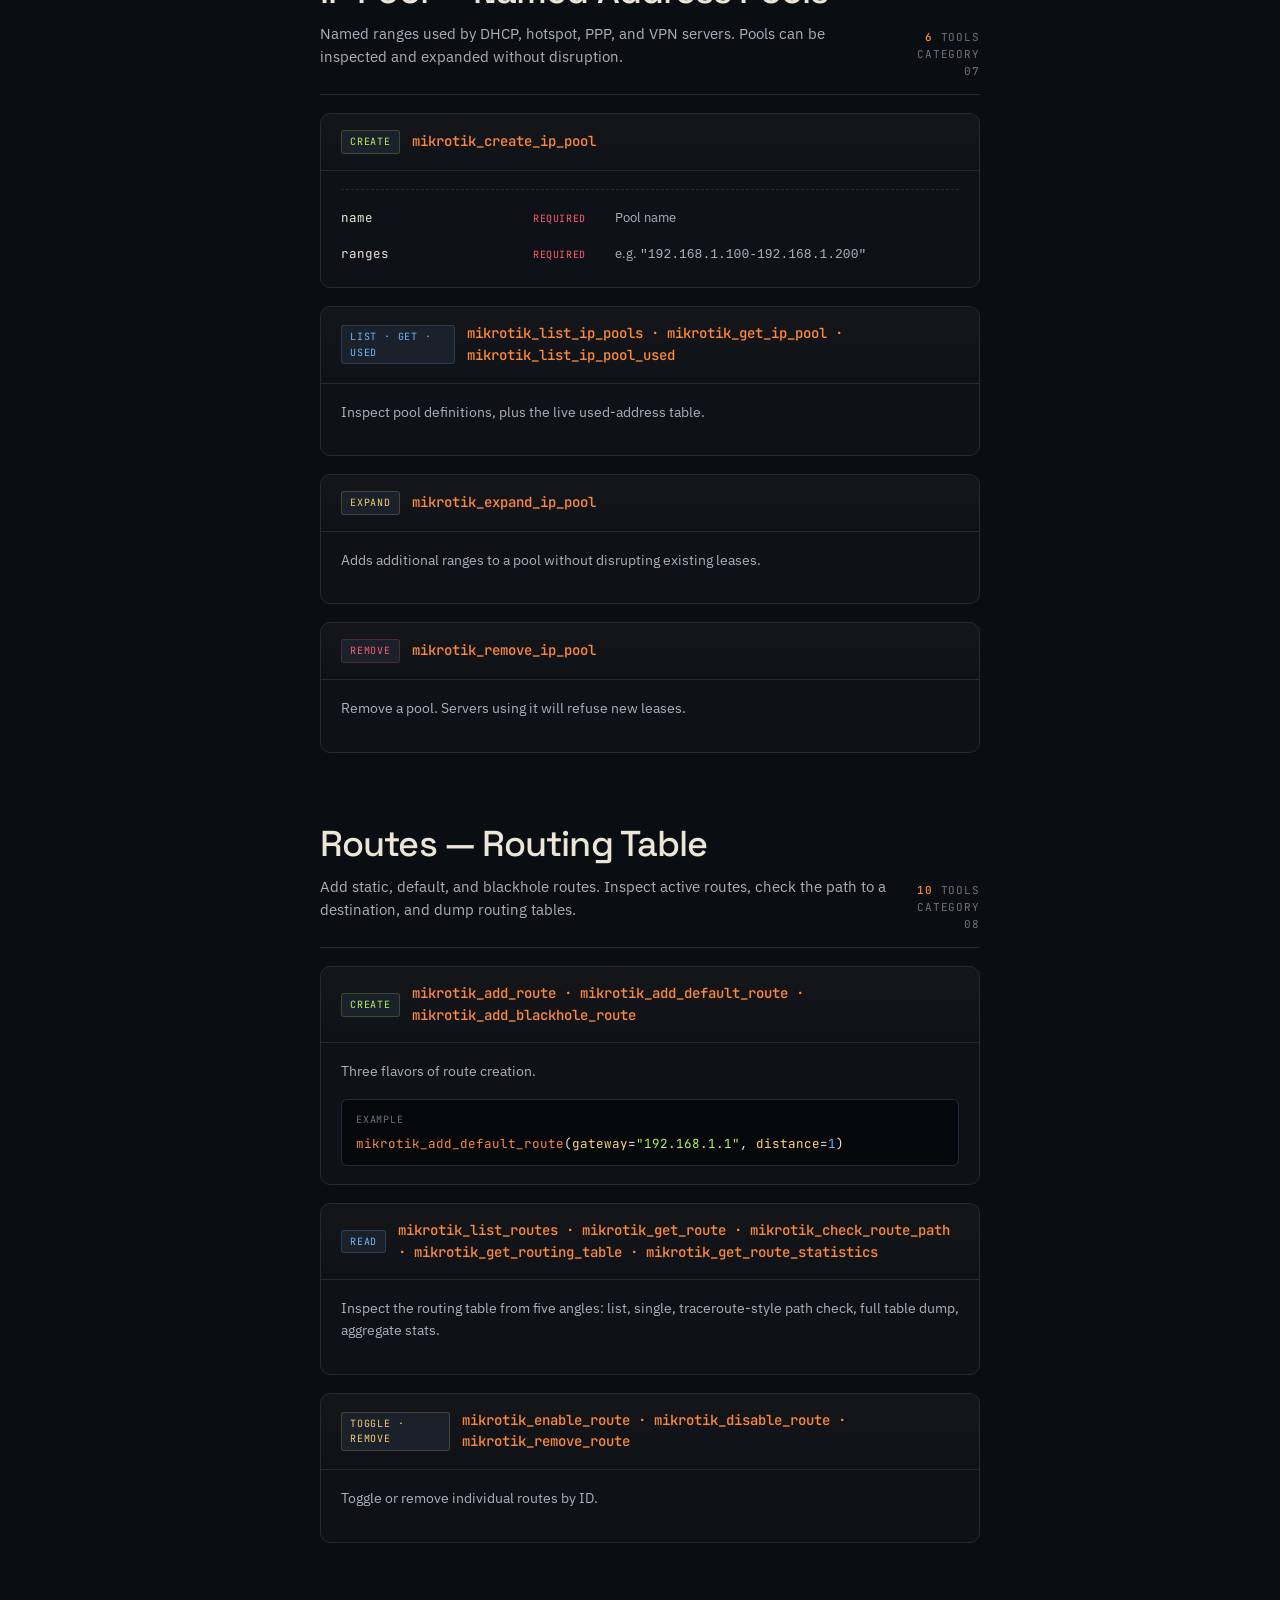
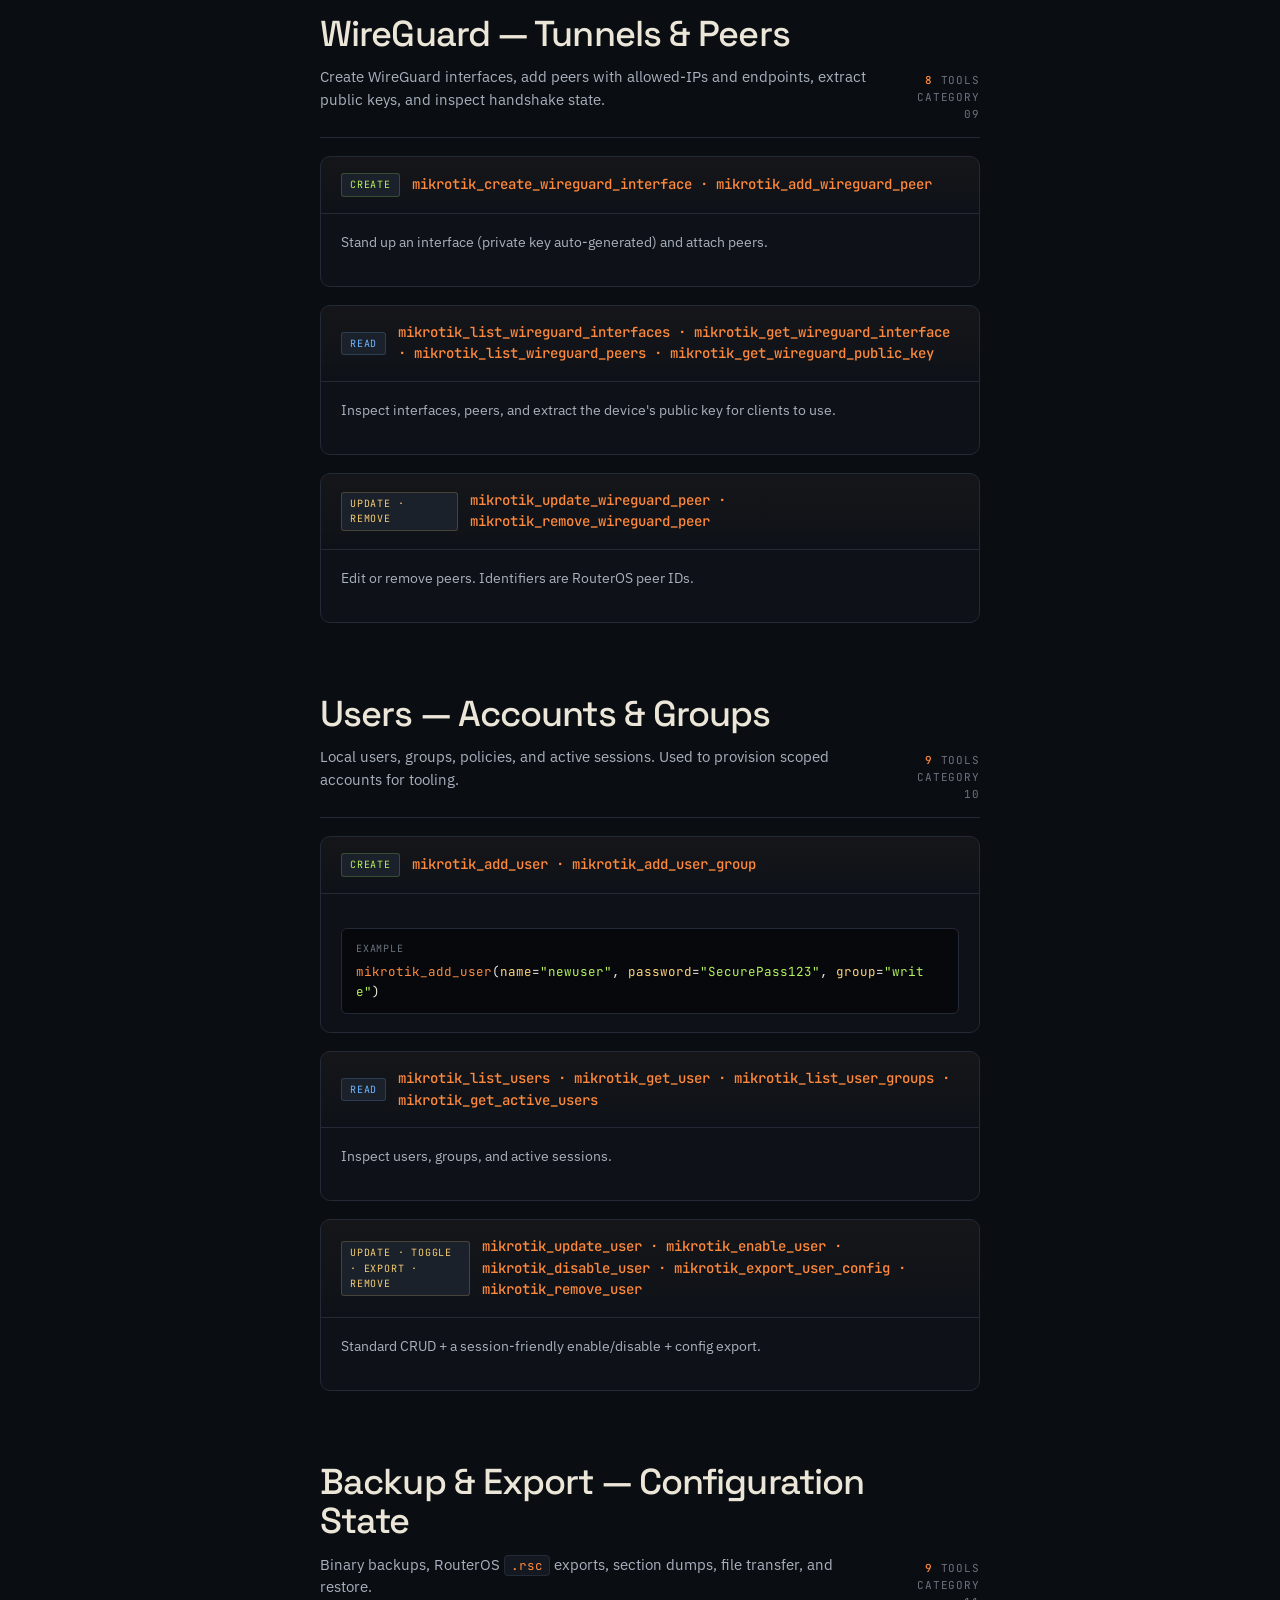
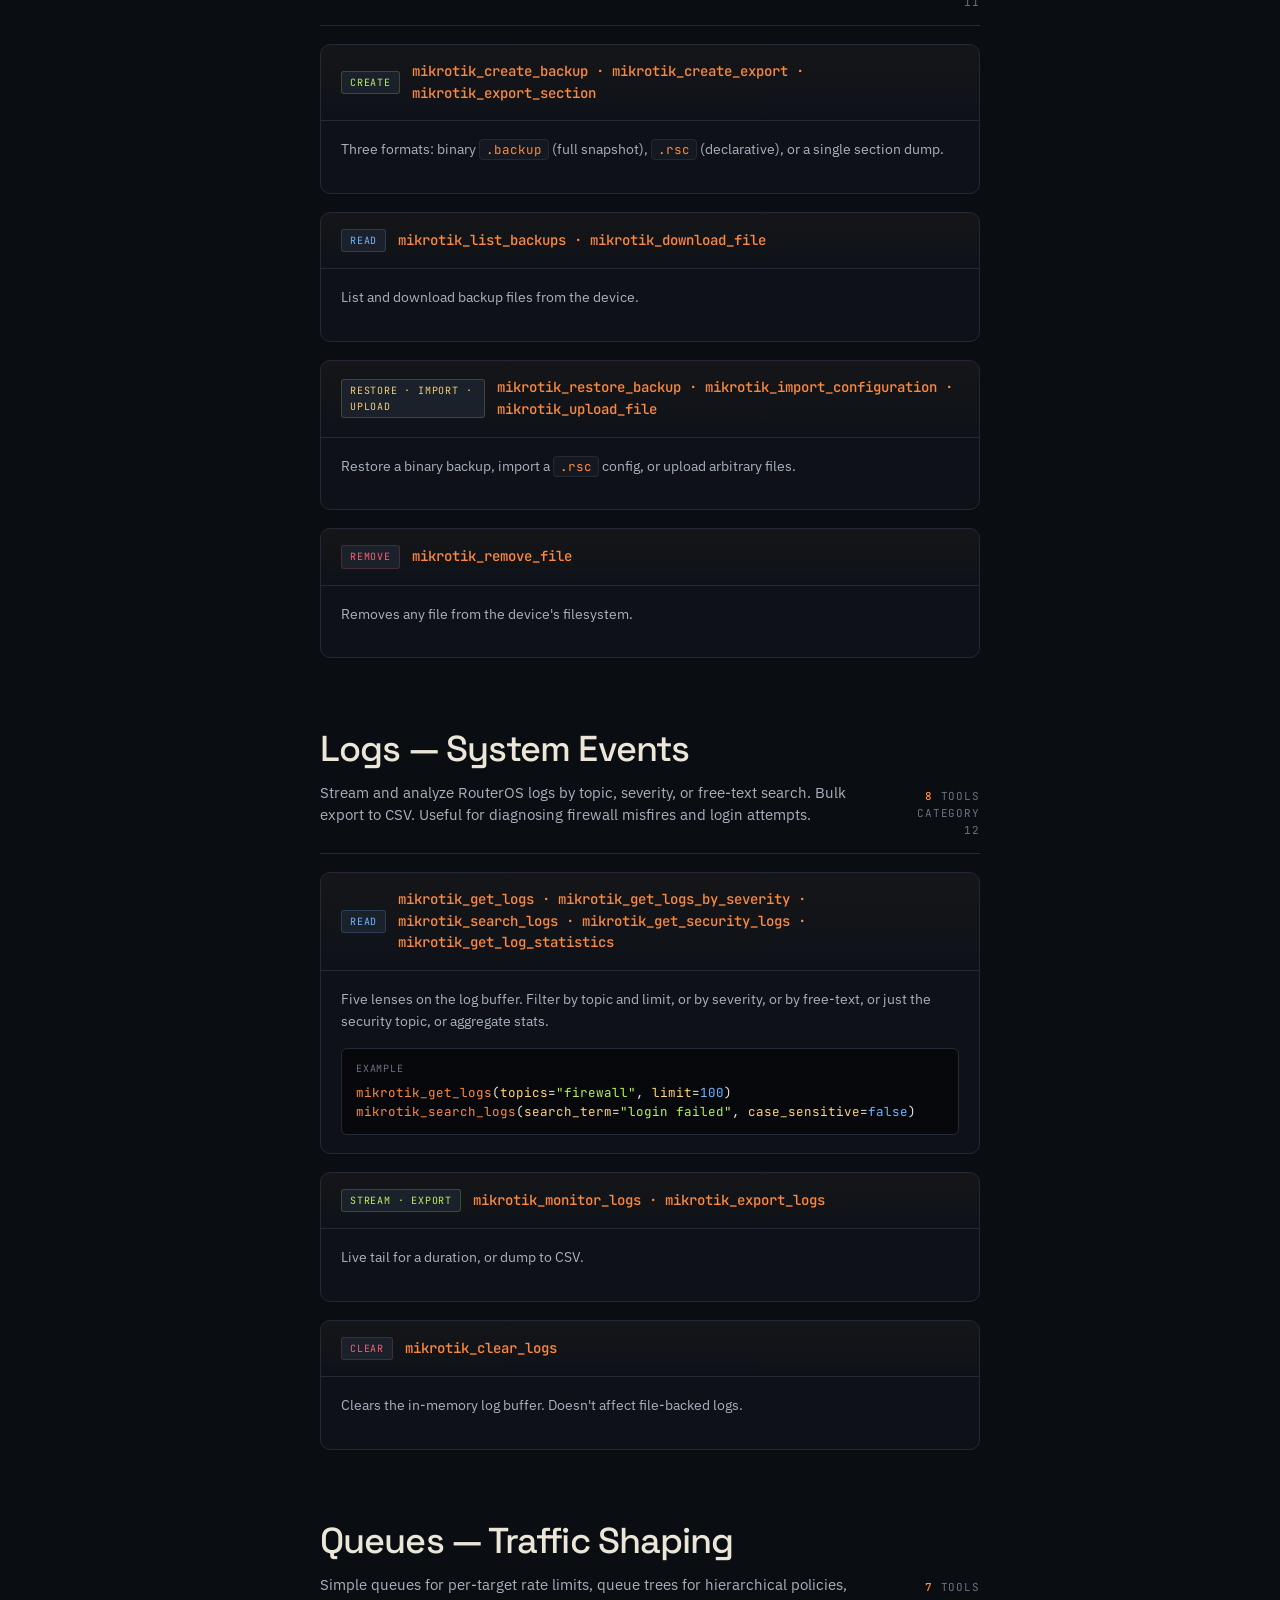
<file: website-design/docs/reference.html>
<!doctype html>
<html lang="en">
<head>
<meta charset="utf-8" />
<meta name="viewport" content="width=device-width, initial-scale=1" />
<title>API Reference — MikroTik MCP docs</title>
<link rel="preconnect" href="https://fonts.googleapis.com" />
<link rel="preconnect" href="https://fonts.gstatic.com" crossorigin />
<link href="https://fonts.googleapis.com/css2?family=Space+Grotesk:wght@400;500;600&family=IBM+Plex+Sans:wght@300;400;500;600&family=JetBrains+Mono:wght@400;500;600&display=swap" rel="stylesheet" />
<link rel="stylesheet" href="../styles.css" />
<style>
  /* Category index */
  .cat-index {
    display: grid; grid-template-columns: repeat(3, 1fr); gap: 1px;
    background: var(--line); border: 1px solid var(--line);
    border-radius: var(--rad-lg); overflow: hidden;
    margin: 28px 0 56px;
  }
  .cat-index a {
    background: var(--bg-1); padding: 16px 18px;
    display: flex; align-items: center; gap: 12px;
    font-size: 14px;
  }
  .cat-index a:hover { background: var(--bg-2); color: var(--ink); }
  .cat-index a .ci-num {
    font-family: var(--mono); font-size: 10.5px; color: var(--ink-mute);
    width: 22px;
  }
  .cat-index a .ci-name { color: var(--ink); }
  .cat-index a .ci-count {
    margin-left: auto; font-family: var(--mono); font-size: 11px;
    color: var(--ink-mute);
  }

  /* Tool entry */
  .tool {
    border: 1px solid var(--line); border-radius: var(--rad-lg);
    background: var(--bg-1);
    margin: 18px 0;
    overflow: hidden;
  }
  .tool-head {
    display: flex; align-items: center; gap: 12px;
    padding: 16px 20px;
    border-bottom: 1px solid var(--line);
    background: linear-gradient(to bottom, rgba(255,138,61,0.03), transparent);
  }
  .tool-head .tname {
    font-family: var(--mono); font-size: 14px; color: var(--amber);
    font-weight: 500;
  }
  .tool-head .verb {
    font-family: var(--mono); font-size: 10px; letter-spacing: 0.08em;
    text-transform: uppercase; color: var(--ink-mute);
    padding: 3px 8px; background: var(--bg-3); border-radius: 3px;
    border: 1px solid var(--line);
  }
  .tool-head .verb.create { color: var(--lime); border-color: rgba(182,242,92,0.2); }
  .tool-head .verb.delete { color: var(--rose); border-color: rgba(255,93,108,0.2); }
  .tool-head .verb.update { color: #f5cd72; border-color: rgba(245,205,114,0.2); }
  .tool-head .verb.read { color: var(--azure); border-color: rgba(111,182,255,0.2); }
  .tool-body { padding: 18px 20px; }
  .tool-body p { margin: 0 0 14px; font-size: 14px; }

  .params {
    font-family: var(--mono); font-size: 12.5px;
    border-top: 1px dashed var(--line);
    padding-top: 14px;
    display: grid; gap: 8px;
  }
  .params .row {
    display: grid; grid-template-columns: 180px 70px 1fr;
    gap: 12px; align-items: baseline;
    padding: 4px 0;
  }
  .params .row .pname { color: var(--ink); }
  .params .row .pkind {
    font-size: 10px; letter-spacing: 0.06em; text-transform: uppercase;
    color: var(--ink-mute);
  }
  .params .row .pkind.req { color: var(--rose); }
  .params .row .pdesc { color: var(--ink-dim); font-family: var(--sans); font-size: 13px; }

  .ex {
    margin-top: 16px;
    font-family: var(--mono); font-size: 12.5px;
    background: #06080c; border: 1px solid var(--line);
    border-radius: var(--rad);
    padding: 12px 14px;
    color: var(--ink);
    white-space: pre-wrap; word-break: break-all;
  }
  .ex .lbl {
    font-size: 10px; letter-spacing: 0.08em; text-transform: uppercase;
    color: var(--ink-mute); margin-bottom: 6px;
    display: block; font-family: var(--mono);
  }
  .ex .fn { color: var(--amber); }
  .ex .key { color: #ffd47a; }
  .ex .str { color: var(--lime); }
  .ex .num { color: var(--azure); }

  .section-hd {
    display: flex; align-items: end; justify-content: space-between;
    margin-top: 72px; margin-bottom: 18px; gap: 24px;
    padding-bottom: 14px; border-bottom: 1px solid var(--line);
  }
  .section-hd h2 { margin: 0; }
  .section-hd .meta {
    font-family: var(--mono); font-size: 11px; color: var(--ink-mute);
    letter-spacing: 0.08em; text-transform: uppercase;
    text-align: right;
  }
  .section-hd .meta b { color: var(--amber); font-weight: 500; }
  .section-intro { color: var(--ink-dim); font-size: 14.5px; margin: 6px 0 16px; }
</style>
</head>
<body>
<div class="grid-bg"></div>

<!-- NAV -->
<nav class="nav">
  <a href="../index.html" class="brand">
    <span class="brand-mark">
      <svg viewBox="0 0 24 24" width="22" height="22" fill="none" stroke="currentColor" stroke-width="1.6">
        <rect x="2.5" y="9" width="19" height="8.5" rx="1" stroke="var(--amber)"/>
        <line x1="6" y1="13.25" x2="9" y2="13.25" stroke="var(--lime)"/>
        <line x1="11" y1="13.25" x2="14" y2="13.25" stroke="var(--lime)"/>
        <line x1="16" y1="13.25" x2="18" y2="13.25" stroke="var(--lime)"/>
        <line x1="7" y1="9" x2="5" y2="4" stroke="var(--amber)"/>
        <line x1="12" y1="9" x2="12" y2="3" stroke="var(--amber)"/>
        <line x1="17" y1="9" x2="19" y2="4" stroke="var(--amber)"/>
        <circle cx="5" cy="4" r="0.9" fill="var(--amber)" stroke="none"/>
        <circle cx="12" cy="3" r="0.9" fill="var(--amber)" stroke="none"/>
        <circle cx="19" cy="4" r="0.9" fill="var(--amber)" stroke="none"/>
      </svg>
    </span>
    MikroTik MCP <span class="brand-tag">docs</span>
  </a>
  <div class="nav-links">
    <a href="../index.html#what">Overview</a>
    <a href="../index.html#capabilities">Capabilities</a>
    <a href="index.html">Docs</a>
    <a href="reference.html" class="active">Reference</a>
  </div>
  <div class="nav-right">
    <span class="pill"><span class="dot"></span> v1.0</span>
    <a class="btn" href="https://github.com/jeff-nasseri/mikrotik-mcp" target="_blank" rel="noopener">GitHub ↗</a>
  </div>
</nav>

<div class="docs" data-screen-label="04 Docs — API Reference">
  <!-- SIDEBAR -->
  <aside class="sidebar">
    <h6>Getting started</h6>
    <ul>
      <li><a href="index.html">Installation</a></li>
      <li><a href="index.html#testing">Testing</a></li>
      <li><a href="index.html#context">Context optimization</a></li>
    </ul>
    <h6>Integrations</h6>
    <ul>
      <li><a href="configure.html#claude">Claude Desktop</a></li>
      <li><a href="configure.html#inspector">MCP Inspector</a></li>
      <li><a href="configure.html#mcpo">MCPO (REST API)</a></li>
    </ul>
    <h6>API reference</h6>
    <ul>
      <li><a href="#vlan" class="active">VLAN</a></li>
      <li><a href="#firewall">Firewall</a></li>
      <li><a href="#nat">NAT</a></li>
      <li><a href="#dhcp">DHCP</a></li>
      <li><a href="#dns">DNS</a></li>
      <li><a href="#ip-address">IP Address</a></li>
      <li><a href="#ip-pool">IP Pool</a></li>
      <li><a href="#routes">Routes</a></li>
      <li><a href="#wireguard">WireGuard</a></li>
      <li><a href="#users">Users</a></li>
      <li><a href="#backup">Backup &amp; Export</a></li>
      <li><a href="#logs">Logs</a></li>
      <li><a href="#queue">Queues</a></li>
      <li><a href="#safe-mode">Safe Mode</a></li>
    </ul>
  </aside>

  <!-- MAIN -->
  <main class="doc-main">
    <div class="crumbs">
      <a href="../index.html">MikroTik MCP</a> <span>/</span>
      <a href="index.html">Docs</a> <span>/</span>
      <span style="color:var(--ink);opacity:1">API reference</span>
    </div>
    <h1 class="doc-title">API reference</h1>
    <p class="doc-lede">
      Every tool the server exposes. Each entry shows the name, what it does, its parameters
      (required vs optional), and a canonical example. Naming convention: every tool starts
      with <code>mikrotik_</code> followed by a verb (<code>create</code>, <code>list</code>,
      <code>get</code>, <code>update</code>, <code>remove</code>, plus category-specific verbs).
    </p>

    <h2 style="margin-top:0">Categories</h2>
    <div class="cat-index">
      <a href="#vlan"><span class="ci-num">01</span><span class="ci-name">VLAN</span><span class="ci-count">5 tools</span></a>
      <a href="#firewall"><span class="ci-num">02</span><span class="ci-name">Firewall</span><span class="ci-count">9 tools</span></a>
      <a href="#nat"><span class="ci-num">03</span><span class="ci-name">NAT</span><span class="ci-count">8 tools</span></a>
      <a href="#dhcp"><span class="ci-num">04</span><span class="ci-name">DHCP</span><span class="ci-count">7 tools</span></a>
      <a href="#dns"><span class="ci-num">05</span><span class="ci-name">DNS</span><span class="ci-count">9 tools</span></a>
      <a href="#ip-address"><span class="ci-num">06</span><span class="ci-name">IP Address</span><span class="ci-count">4 tools</span></a>
      <a href="#ip-pool"><span class="ci-num">07</span><span class="ci-name">IP Pool</span><span class="ci-count">6 tools</span></a>
      <a href="#routes"><span class="ci-num">08</span><span class="ci-name">Routes</span><span class="ci-count">10 tools</span></a>
      <a href="#wireguard"><span class="ci-num">09</span><span class="ci-name">WireGuard</span><span class="ci-count">8 tools</span></a>
      <a href="#users"><span class="ci-num">10</span><span class="ci-name">Users</span><span class="ci-count">9 tools</span></a>
      <a href="#backup"><span class="ci-num">11</span><span class="ci-name">Backup &amp; Export</span><span class="ci-count">9 tools</span></a>
      <a href="#logs"><span class="ci-num">12</span><span class="ci-name">Logs</span><span class="ci-count">8 tools</span></a>
      <a href="#queue"><span class="ci-num">13</span><span class="ci-name">Queues</span><span class="ci-count">7 tools</span></a>
      <a href="#safe-mode"><span class="ci-num">14</span><span class="ci-name">Safe Mode</span><span class="ci-count">5 tools</span></a>
    </div>

    <!-- ============ VLAN ============ -->
    <div class="section-hd">
      <div>
        <h2 id="vlan">VLAN — Interface Management</h2>
        <p class="section-intro">Create, list, inspect, update, and remove tagged 802.1Q interfaces. Parent
          interfaces can be any physical port or bridge.</p>
      </div>
      <div class="meta"><b>5</b> tools<br>category 01</div>
    </div>

    <div class="tool">
      <div class="tool-head">
        <span class="verb create">create</span>
        <span class="tname">mikrotik_create_vlan_interface</span>
      </div>
      <div class="tool-body">
        <p>Creates a VLAN interface on a parent port.</p>
        <div class="params">
          <div class="row"><span class="pname">name</span><span class="pkind req">required</span><span class="pdesc">VLAN interface name</span></div>
          <div class="row"><span class="pname">vlan_id</span><span class="pkind req">required</span><span class="pdesc">VLAN ID (1–4094)</span></div>
          <div class="row"><span class="pname">interface</span><span class="pkind req">required</span><span class="pdesc">Parent interface</span></div>
          <div class="row"><span class="pname">comment</span><span class="pkind">optional</span><span class="pdesc">Description</span></div>
          <div class="row"><span class="pname">disabled</span><span class="pkind">optional</span><span class="pdesc">Create in disabled state</span></div>
          <div class="row"><span class="pname">mtu</span><span class="pkind">optional</span><span class="pdesc">MTU size</span></div>
          <div class="row"><span class="pname">use_service_tag</span><span class="pkind">optional</span><span class="pdesc">802.1ad service tag</span></div>
          <div class="row"><span class="pname">arp</span><span class="pkind">optional</span><span class="pdesc">ARP mode</span></div>
          <div class="row"><span class="pname">arp_timeout</span><span class="pkind">optional</span><span class="pdesc">ARP timeout</span></div>
        </div>
        <div class="ex">
<span class="lbl">Example</span><span class="fn">mikrotik_create_vlan_interface</span>(<span class="key">name</span>=<span class="str">"vlan100"</span>, <span class="key">vlan_id</span>=<span class="num">100</span>, <span class="key">interface</span>=<span class="str">"ether1"</span>)
        </div>
      </div>
    </div>

    <div class="tool">
      <div class="tool-head">
        <span class="verb read">list</span>
        <span class="tname">mikrotik_list_vlan_interfaces</span>
      </div>
      <div class="tool-body">
        <p>Lists VLAN interfaces, optionally filtered.</p>
        <div class="params">
          <div class="row"><span class="pname">name_filter</span><span class="pkind">optional</span><span class="pdesc">Filter by name</span></div>
          <div class="row"><span class="pname">vlan_id_filter</span><span class="pkind">optional</span><span class="pdesc">Filter by VLAN ID</span></div>
          <div class="row"><span class="pname">interface_filter</span><span class="pkind">optional</span><span class="pdesc">Filter by parent interface</span></div>
          <div class="row"><span class="pname">disabled_only</span><span class="pkind">optional</span><span class="pdesc">Show only disabled interfaces</span></div>
        </div>
        <div class="ex">
<span class="lbl">Example</span><span class="fn">mikrotik_list_vlan_interfaces</span>(<span class="key">vlan_id_filter</span>=<span class="num">100</span>)
        </div>
      </div>
    </div>

    <div class="tool">
      <div class="tool-head">
        <span class="verb read">get</span>
        <span class="tname">mikrotik_get_vlan_interface</span>
      </div>
      <div class="tool-body">
        <p>Returns full details for a specific VLAN interface.</p>
        <div class="params">
          <div class="row"><span class="pname">name</span><span class="pkind req">required</span><span class="pdesc">VLAN interface name</span></div>
        </div>
        <div class="ex">
<span class="lbl">Example</span><span class="fn">mikrotik_get_vlan_interface</span>(<span class="key">name</span>=<span class="str">"vlan100"</span>)
        </div>
      </div>
    </div>

    <div class="tool">
      <div class="tool-head">
        <span class="verb update">update</span>
        <span class="tname">mikrotik_update_vlan_interface</span>
      </div>
      <div class="tool-body">
        <p>Updates an existing VLAN interface in place. Pass only the fields you want to change.</p>
        <div class="params">
          <div class="row"><span class="pname">name</span><span class="pkind req">required</span><span class="pdesc">Current name</span></div>
          <div class="row"><span class="pname">new_name</span><span class="pkind">optional</span><span class="pdesc">Rename to</span></div>
          <div class="row"><span class="pname">vlan_id</span><span class="pkind">optional</span><span class="pdesc">New VLAN ID</span></div>
          <div class="row"><span class="pname">interface</span><span class="pkind">optional</span><span class="pdesc">New parent interface</span></div>
          <div class="row"><span class="pname">comment</span><span class="pkind">optional</span><span class="pdesc">New description</span></div>
          <div class="row"><span class="pname">disabled</span><span class="pkind">optional</span><span class="pdesc">Enable / disable</span></div>
          <div class="row"><span class="pname">mtu</span><span class="pkind">optional</span><span class="pdesc">New MTU</span></div>
          <div class="row"><span class="pname">arp</span><span class="pkind">optional</span><span class="pdesc">ARP mode</span></div>
        </div>
        <div class="ex">
<span class="lbl">Example</span><span class="fn">mikrotik_update_vlan_interface</span>(<span class="key">name</span>=<span class="str">"vlan100"</span>, <span class="key">comment</span>=<span class="str">"Production VLAN"</span>)
        </div>
      </div>
    </div>

    <div class="tool">
      <div class="tool-head">
        <span class="verb delete">remove</span>
        <span class="tname">mikrotik_remove_vlan_interface</span>
      </div>
      <div class="tool-body">
        <p>Removes a VLAN interface. Dependent IP addresses, DHCP servers, and firewall rules that
          reference the interface will be orphaned — clean them up first.</p>
        <div class="params">
          <div class="row"><span class="pname">name</span><span class="pkind req">required</span><span class="pdesc">VLAN interface name</span></div>
        </div>
        <div class="ex">
<span class="lbl">Example</span><span class="fn">mikrotik_remove_vlan_interface</span>(<span class="key">name</span>=<span class="str">"vlan100"</span>)
        </div>
      </div>
    </div>

    <!-- ============ FIREWALL ============ -->
    <div class="section-hd">
      <div>
        <h2 id="firewall">Firewall — Filter Rules</h2>
        <p class="section-intro">Manage filter rules across the <code>input</code>, <code>forward</code>,
          and <code>output</code> chains. Includes rule ordering, enable/disable, basic
          firewall scaffolding.</p>
      </div>
      <div class="meta"><b>9</b> tools<br>category 02</div>
    </div>

    <div class="tool">
      <div class="tool-head">
        <span class="verb create">create</span>
        <span class="tname">mikrotik_create_filter_rule</span>
      </div>
      <div class="tool-body">
        <p>Creates a new firewall filter rule. Most match parameters are optional —
          combine them to build whatever predicate you need.</p>
        <div class="params">
          <div class="row"><span class="pname">chain</span><span class="pkind req">required</span><span class="pdesc">Chain — <code>input</code>, <code>forward</code>, or <code>output</code></span></div>
          <div class="row"><span class="pname">action</span><span class="pkind req">required</span><span class="pdesc">Action — accept, drop, reject, log, jump, …</span></div>
          <div class="row"><span class="pname">src_address</span><span class="pkind">optional</span><span class="pdesc">Source address / CIDR</span></div>
          <div class="row"><span class="pname">dst_address</span><span class="pkind">optional</span><span class="pdesc">Destination address / CIDR</span></div>
          <div class="row"><span class="pname">src_port</span><span class="pkind">optional</span><span class="pdesc">Source port</span></div>
          <div class="row"><span class="pname">dst_port</span><span class="pkind">optional</span><span class="pdesc">Destination port</span></div>
          <div class="row"><span class="pname">protocol</span><span class="pkind">optional</span><span class="pdesc">tcp, udp, icmp, …</span></div>
          <div class="row"><span class="pname">in_interface</span><span class="pkind">optional</span><span class="pdesc">Input interface</span></div>
          <div class="row"><span class="pname">out_interface</span><span class="pkind">optional</span><span class="pdesc">Output interface</span></div>
          <div class="row"><span class="pname">connection_state</span><span class="pkind">optional</span><span class="pdesc">e.g. <code>"established,related"</code></span></div>
          <div class="row"><span class="pname">src_address_list</span><span class="pkind">optional</span><span class="pdesc">Named address list</span></div>
          <div class="row"><span class="pname">tcp_flags</span><span class="pkind">optional</span><span class="pdesc">TCP flag matches</span></div>
          <div class="row"><span class="pname">limit</span><span class="pkind">optional</span><span class="pdesc">Rate limit</span></div>
          <div class="row"><span class="pname">comment</span><span class="pkind">optional</span><span class="pdesc">Description</span></div>
          <div class="row"><span class="pname">disabled</span><span class="pkind">optional</span><span class="pdesc">Create disabled</span></div>
          <div class="row"><span class="pname">log</span><span class="pkind">optional</span><span class="pdesc">Enable logging</span></div>
          <div class="row"><span class="pname">log_prefix</span><span class="pkind">optional</span><span class="pdesc">Log prefix string</span></div>
          <div class="row"><span class="pname">place_before</span><span class="pkind">optional</span><span class="pdesc">Insert before this rule ID</span></div>
        </div>
        <div class="ex">
<span class="lbl">Example — allow SSH from LAN</span><span class="fn">mikrotik_create_filter_rule</span>(
  <span class="key">chain</span>=<span class="str">"input"</span>,
  <span class="key">action</span>=<span class="str">"accept"</span>,
  <span class="key">protocol</span>=<span class="str">"tcp"</span>,
  <span class="key">dst_port</span>=<span class="str">"22"</span>,
  <span class="key">src_address</span>=<span class="str">"192.168.1.0/24"</span>
)
        </div>
      </div>
    </div>

    <div class="tool">
      <div class="tool-head">
        <span class="verb read">list</span>
        <span class="tname">mikrotik_list_filter_rules</span>
      </div>
      <div class="tool-body">
        <p>Lists filter rules with optional filters by chain, action, addresses, protocol, or state.</p>
        <div class="params">
          <div class="row"><span class="pname">chain_filter</span><span class="pkind">optional</span><span class="pdesc">Filter by chain</span></div>
          <div class="row"><span class="pname">action_filter</span><span class="pkind">optional</span><span class="pdesc">Filter by action</span></div>
          <div class="row"><span class="pname">src_address_filter</span><span class="pkind">optional</span><span class="pdesc">Filter by source address</span></div>
          <div class="row"><span class="pname">dst_address_filter</span><span class="pkind">optional</span><span class="pdesc">Filter by destination address</span></div>
          <div class="row"><span class="pname">protocol_filter</span><span class="pkind">optional</span><span class="pdesc">Filter by protocol</span></div>
          <div class="row"><span class="pname">interface_filter</span><span class="pkind">optional</span><span class="pdesc">Filter by interface</span></div>
          <div class="row"><span class="pname">disabled_only</span><span class="pkind">optional</span><span class="pdesc">Only disabled rules</span></div>
          <div class="row"><span class="pname">invalid_only</span><span class="pkind">optional</span><span class="pdesc">Only invalid rules</span></div>
          <div class="row"><span class="pname">dynamic_only</span><span class="pkind">optional</span><span class="pdesc">Only dynamic rules</span></div>
        </div>
        <div class="ex">
<span class="lbl">Example</span><span class="fn">mikrotik_list_filter_rules</span>(<span class="key">chain_filter</span>=<span class="str">"input"</span>)
        </div>
      </div>
    </div>

    <div class="tool">
      <div class="tool-head">
        <span class="verb read">get</span>
        <span class="tname">mikrotik_get_filter_rule</span>
      </div>
      <div class="tool-body">
        <p>Returns the full record for a single rule.</p>
        <div class="params">
          <div class="row"><span class="pname">rule_id</span><span class="pkind req">required</span><span class="pdesc">RouterOS rule ID (e.g. <code>*1</code>)</span></div>
        </div>
        <div class="ex">
<span class="lbl">Example</span><span class="fn">mikrotik_get_filter_rule</span>(<span class="key">rule_id</span>=<span class="str">"*1"</span>)
        </div>
      </div>
    </div>

    <div class="tool">
      <div class="tool-head">
        <span class="verb update">update</span>
        <span class="tname">mikrotik_update_filter_rule</span>
      </div>
      <div class="tool-body">
        <p>Updates a rule in place. Accepts every parameter from <code>create_filter_rule</code> as optional.</p>
        <div class="params">
          <div class="row"><span class="pname">rule_id</span><span class="pkind req">required</span><span class="pdesc">RouterOS rule ID</span></div>
          <div class="row"><span class="pname">…</span><span class="pkind">optional</span><span class="pdesc">All <code>create_filter_rule</code> parameters</span></div>
        </div>
        <div class="ex">
<span class="lbl">Example</span><span class="fn">mikrotik_update_filter_rule</span>(<span class="key">rule_id</span>=<span class="str">"*1"</span>, <span class="key">comment</span>=<span class="str">"Updated rule"</span>)
        </div>
      </div>
    </div>

    <div class="tool">
      <div class="tool-head">
        <span class="verb update">move</span>
        <span class="tname">mikrotik_move_filter_rule</span>
      </div>
      <div class="tool-body">
        <p>Moves a rule to a different position in its chain. Critical for ordered-evaluation correctness —
          e.g. putting a deny rule above an allow rule.</p>
        <div class="params">
          <div class="row"><span class="pname">rule_id</span><span class="pkind req">required</span><span class="pdesc">Rule ID</span></div>
          <div class="row"><span class="pname">destination</span><span class="pkind req">required</span><span class="pdesc">New position (0 = top)</span></div>
        </div>
        <div class="ex">
<span class="lbl">Example</span><span class="fn">mikrotik_move_filter_rule</span>(<span class="key">rule_id</span>=<span class="str">"*1"</span>, <span class="key">destination</span>=<span class="num">0</span>)
        </div>
      </div>
    </div>

    <div class="tool">
      <div class="tool-head">
        <span class="verb update">toggle</span>
        <span class="tname">mikrotik_enable_filter_rule · mikrotik_disable_filter_rule</span>
      </div>
      <div class="tool-body">
        <p>Toggle a rule on or off without removing it. Useful for emergency disables during troubleshooting.</p>
        <div class="params">
          <div class="row"><span class="pname">rule_id</span><span class="pkind req">required</span><span class="pdesc">Rule ID</span></div>
        </div>
        <div class="ex">
<span class="lbl">Example</span><span class="fn">mikrotik_disable_filter_rule</span>(<span class="key">rule_id</span>=<span class="str">"*1"</span>)
<span class="fn">mikrotik_enable_filter_rule</span>(<span class="key">rule_id</span>=<span class="str">"*1"</span>)
        </div>
      </div>
    </div>

    <div class="tool">
      <div class="tool-head">
        <span class="verb delete">remove</span>
        <span class="tname">mikrotik_remove_filter_rule</span>
      </div>
      <div class="tool-body">
        <p>Permanently removes a rule.</p>
        <div class="params">
          <div class="row"><span class="pname">rule_id</span><span class="pkind req">required</span><span class="pdesc">Rule ID</span></div>
        </div>
        <div class="ex">
<span class="lbl">Example</span><span class="fn">mikrotik_remove_filter_rule</span>(<span class="key">rule_id</span>=<span class="str">"*1"</span>)
        </div>
      </div>
    </div>

    <div class="tool">
      <div class="tool-head">
        <span class="verb create">scaffold</span>
        <span class="tname">mikrotik_create_basic_firewall_setup</span>
      </div>
      <div class="tool-body">
        <p>Creates a sensible baseline: accept established/related, drop invalid, accept ICMP,
          drop everything else on <code>input</code>. Useful for fresh routers.</p>
        <div class="params"><div class="row"><span class="pname">—</span><span class="pkind">no params</span><span class="pdesc">Idempotent on repeated calls</span></div></div>
        <div class="ex">
<span class="lbl">Example</span><span class="fn">mikrotik_create_basic_firewall_setup</span>()
        </div>
      </div>
    </div>

    <!-- ============ NAT (compact) ============ -->
    <div class="section-hd">
      <div>
        <h2 id="nat">NAT — Translation Rules</h2>
        <p class="section-intro">Source-NAT (masquerade) for outbound, destination-NAT (port forwarding)
          for inbound, plus rule ordering and toggle.</p>
      </div>
      <div class="meta"><b>8</b> tools<br>category 03</div>
    </div>

    <div class="tool">
      <div class="tool-head">
        <span class="verb create">create</span>
        <span class="tname">mikrotik_create_nat_rule</span>
      </div>
      <div class="tool-body">
        <p>Creates a NAT rule on the <code>srcnat</code> or <code>dstnat</code> chain.</p>
        <div class="params">
          <div class="row"><span class="pname">chain</span><span class="pkind req">required</span><span class="pdesc"><code>srcnat</code> or <code>dstnat</code></span></div>
          <div class="row"><span class="pname">action</span><span class="pkind req">required</span><span class="pdesc">masquerade, dst-nat, src-nat, redirect, …</span></div>
          <div class="row"><span class="pname">to_addresses</span><span class="pkind">optional</span><span class="pdesc">Target address for dst-nat</span></div>
          <div class="row"><span class="pname">to_ports</span><span class="pkind">optional</span><span class="pdesc">Target port(s)</span></div>
          <div class="row"><span class="pname">protocol · dst_port · …</span><span class="pkind">optional</span><span class="pdesc">Same predicate set as firewall rules</span></div>
        </div>
        <div class="ex">
<span class="lbl">Example — port-forward HTTP</span><span class="fn">mikrotik_create_nat_rule</span>(
  <span class="key">chain</span>=<span class="str">"dstnat"</span>,
  <span class="key">action</span>=<span class="str">"dst-nat"</span>,
  <span class="key">dst_port</span>=<span class="str">"80"</span>,
  <span class="key">protocol</span>=<span class="str">"tcp"</span>,
  <span class="key">to_addresses</span>=<span class="str">"192.168.100.10"</span>,
  <span class="key">to_ports</span>=<span class="str">"80"</span>,
  <span class="key">comment</span>=<span class="str">"Web server"</span>
)
        </div>
      </div>
    </div>

    <div class="tool">
      <div class="tool-head">
        <span class="verb read">list · get</span>
        <span class="tname">mikrotik_list_nat_rules · mikrotik_get_nat_rule</span>
      </div>
      <div class="tool-body">
        <p>Inspect NAT rules — optionally filtered by chain. <code>get</code> returns one rule's full record.</p>
        <div class="ex">
<span class="lbl">Examples</span><span class="fn">mikrotik_list_nat_rules</span>(<span class="key">chain_filter</span>=<span class="str">"srcnat"</span>)
<span class="fn">mikrotik_get_nat_rule</span>(<span class="key">rule_id</span>=<span class="str">"*1"</span>)
        </div>
      </div>
    </div>

    <div class="tool">
      <div class="tool-head">
        <span class="verb update">update · move · toggle</span>
        <span class="tname">mikrotik_update_nat_rule · mikrotik_move_nat_rule · mikrotik_enable_nat_rule · mikrotik_disable_nat_rule</span>
      </div>
      <div class="tool-body">
        <p>Same edit/order/toggle surface as the firewall counterparts.</p>
      </div>
    </div>

    <div class="tool">
      <div class="tool-head">
        <span class="verb delete">remove</span>
        <span class="tname">mikrotik_remove_nat_rule</span>
      </div>
      <div class="tool-body">
        <div class="params"><div class="row"><span class="pname">rule_id</span><span class="pkind req">required</span><span class="pdesc">Rule ID</span></div></div>
      </div>
    </div>

    <!-- ============ DHCP (compact) ============ -->
    <div class="section-hd">
      <div>
        <h2 id="dhcp">DHCP — Pools, Networks, Servers</h2>
        <p class="section-intro">Three-piece model: a <em>pool</em> defines the address range,
          a <em>network</em> defines gateway and DNS, and a <em>server</em> binds them to an interface.</p>
      </div>
      <div class="meta"><b>7</b> tools<br>category 04</div>
    </div>

    <div class="tool">
      <div class="tool-head">
        <span class="verb create">create</span>
        <span class="tname">mikrotik_create_dhcp_pool · mikrotik_create_dhcp_network · mikrotik_create_dhcp_server</span>
      </div>
      <div class="tool-body">
        <p>Build a DHCP service for a subnet in three steps.</p>
        <div class="ex">
<span class="lbl">Example — Guest VLAN DHCP</span><span class="fn">mikrotik_create_dhcp_pool</span>(<span class="key">name</span>=<span class="str">"pool-vlan100"</span>, <span class="key">ranges</span>=<span class="str">"192.168.100.10-192.168.100.200"</span>)
<span class="fn">mikrotik_create_dhcp_network</span>(<span class="key">network</span>=<span class="str">"192.168.100.0/24"</span>, <span class="key">gateway</span>=<span class="str">"192.168.100.1"</span>, <span class="key">dns_servers</span>=[<span class="str">"8.8.8.8"</span>, <span class="str">"8.8.4.4"</span>])
<span class="fn">mikrotik_create_dhcp_server</span>(<span class="key">name</span>=<span class="str">"dhcp-vlan100"</span>, <span class="key">interface</span>=<span class="str">"vlan100"</span>, <span class="key">address_pool</span>=<span class="str">"pool-vlan100"</span>)
        </div>
      </div>
    </div>

    <div class="tool">
      <div class="tool-head">
        <span class="verb read">list · get</span>
        <span class="tname">mikrotik_list_dhcp_servers · mikrotik_get_dhcp_server</span>
      </div>
      <div class="tool-body">
        <p>List all DHCP servers or fetch one. Use the matching tools for pools and networks if needed.</p>
      </div>
    </div>

    <div class="tool">
      <div class="tool-head">
        <span class="verb delete">remove</span>
        <span class="tname">mikrotik_remove_dhcp_server</span>
      </div>
      <div class="tool-body">
        <p>Removes a DHCP server. The underlying pool and network records survive.</p>
      </div>
    </div>

    <!-- ============ Remaining categories — summary entries ============ -->
    <div class="section-hd">
      <div>
        <h2 id="dns">DNS — Resolution &amp; Static Records</h2>
        <p class="section-intro">Set upstream servers, manage static A/CNAME records, regex blocklists,
          and inspect the cache. Test queries with <code>mikrotik_test_dns_query</code>.</p>
      </div>
      <div class="meta"><b>9</b> tools<br>category 05</div>
    </div>

    <div class="tool"><div class="tool-head"><span class="verb create">create</span><span class="tname">mikrotik_set_dns_servers · mikrotik_add_dns_static · mikrotik_add_dns_regexp</span></div>
      <div class="tool-body"><p>Configure upstream resolvers, add static records (A or CNAME), and define regex-based blocklists.</p>
        <div class="ex"><span class="lbl">Example</span><span class="fn">mikrotik_set_dns_servers</span>(<span class="key">servers</span>=[<span class="str">"8.8.8.8"</span>, <span class="str">"1.1.1.1"</span>], <span class="key">allow_remote_requests</span>=<span class="num">true</span>)
<span class="fn">mikrotik_add_dns_static</span>(<span class="key">name</span>=<span class="str">"router.local"</span>, <span class="key">address</span>=<span class="str">"192.168.1.1"</span>)</div>
      </div>
    </div>
    <div class="tool"><div class="tool-head"><span class="verb read">read · test</span><span class="tname">mikrotik_get_dns_settings · mikrotik_list_dns_static · mikrotik_get_dns_cache · mikrotik_test_dns_query</span></div>
      <div class="tool-body"><p>Inspect resolver settings, list static records, dump cache, run a live test query.</p></div>
    </div>
    <div class="tool"><div class="tool-head"><span class="verb update">update · flush</span><span class="tname">mikrotik_update_dns_static · mikrotik_flush_dns_cache · mikrotik_export_dns_config</span></div>
      <div class="tool-body"><p>Edit a static record, clear the resolver cache, or dump DNS configuration to file.</p></div>
    </div>
    <div class="tool"><div class="tool-head"><span class="verb delete">remove</span><span class="tname">mikrotik_remove_dns_static</span></div>
      <div class="tool-body"><div class="params"><div class="row"><span class="pname">entry_id</span><span class="pkind req">required</span><span class="pdesc">Static record ID</span></div></div></div>
    </div>

    <!-- IP Address -->
    <div class="section-hd">
      <div>
        <h2 id="ip-address">IP Address — Interface Bindings</h2>
        <p class="section-intro">Assign and remove IPv4 addresses on physical, bridge, or VLAN interfaces.</p>
      </div>
      <div class="meta"><b>4</b> tools<br>category 06</div>
    </div>
    <div class="tool"><div class="tool-head"><span class="verb create">add</span><span class="tname">mikrotik_add_ip_address</span></div>
      <div class="tool-body"><p>Bind an address to an interface.</p>
        <div class="params">
          <div class="row"><span class="pname">address</span><span class="pkind req">required</span><span class="pdesc">CIDR, e.g. <code>192.168.100.1/24</code></span></div>
          <div class="row"><span class="pname">interface</span><span class="pkind req">required</span><span class="pdesc">Interface name</span></div>
          <div class="row"><span class="pname">comment</span><span class="pkind">optional</span><span class="pdesc">Description</span></div>
        </div>
        <div class="ex"><span class="lbl">Example</span><span class="fn">mikrotik_add_ip_address</span>(<span class="key">address</span>=<span class="str">"192.168.100.1/24"</span>, <span class="key">interface</span>=<span class="str">"vlan100"</span>)</div>
      </div>
    </div>
    <div class="tool"><div class="tool-head"><span class="verb read">list · get</span><span class="tname">mikrotik_list_ip_addresses · mikrotik_get_ip_address</span></div>
      <div class="tool-body"><p>Inspect bindings — filter by interface or dynamic flag.</p></div>
    </div>
    <div class="tool"><div class="tool-head"><span class="verb delete">remove</span><span class="tname">mikrotik_remove_ip_address</span></div>
      <div class="tool-body"><div class="params"><div class="row"><span class="pname">address_id</span><span class="pkind req">required</span><span class="pdesc">RouterOS address record ID</span></div></div></div>
    </div>

    <!-- IP Pool -->
    <div class="section-hd">
      <div>
        <h2 id="ip-pool">IP Pool — Named Address Pools</h2>
        <p class="section-intro">Named ranges used by DHCP, hotspot, PPP, and VPN servers.
          Pools can be inspected and expanded without disruption.</p>
      </div>
      <div class="meta"><b>6</b> tools<br>category 07</div>
    </div>
    <div class="tool"><div class="tool-head"><span class="verb create">create</span><span class="tname">mikrotik_create_ip_pool</span></div>
      <div class="tool-body"><div class="params">
        <div class="row"><span class="pname">name</span><span class="pkind req">required</span><span class="pdesc">Pool name</span></div>
        <div class="row"><span class="pname">ranges</span><span class="pkind req">required</span><span class="pdesc">e.g. <code>"192.168.1.100-192.168.1.200"</code></span></div>
      </div></div>
    </div>
    <div class="tool"><div class="tool-head"><span class="verb read">list · get · used</span><span class="tname">mikrotik_list_ip_pools · mikrotik_get_ip_pool · mikrotik_list_ip_pool_used</span></div>
      <div class="tool-body"><p>Inspect pool definitions, plus the live used-address table.</p></div>
    </div>
    <div class="tool"><div class="tool-head"><span class="verb update">expand</span><span class="tname">mikrotik_expand_ip_pool</span></div>
      <div class="tool-body"><p>Adds additional ranges to a pool without disrupting existing leases.</p></div>
    </div>
    <div class="tool"><div class="tool-head"><span class="verb delete">remove</span><span class="tname">mikrotik_remove_ip_pool</span></div>
      <div class="tool-body"><p>Remove a pool. Servers using it will refuse new leases.</p></div>
    </div>

    <!-- Routes -->
    <div class="section-hd">
      <div>
        <h2 id="routes">Routes — Routing Table</h2>
        <p class="section-intro">Add static, default, and blackhole routes. Inspect active routes,
          check the path to a destination, and dump routing tables.</p>
      </div>
      <div class="meta"><b>10</b> tools<br>category 08</div>
    </div>
    <div class="tool"><div class="tool-head"><span class="verb create">create</span><span class="tname">mikrotik_add_route · mikrotik_add_default_route · mikrotik_add_blackhole_route</span></div>
      <div class="tool-body"><p>Three flavors of route creation.</p>
        <div class="ex"><span class="lbl">Example</span><span class="fn">mikrotik_add_default_route</span>(<span class="key">gateway</span>=<span class="str">"192.168.1.1"</span>, <span class="key">distance</span>=<span class="num">1</span>)</div>
      </div>
    </div>
    <div class="tool"><div class="tool-head"><span class="verb read">read</span><span class="tname">mikrotik_list_routes · mikrotik_get_route · mikrotik_check_route_path · mikrotik_get_routing_table · mikrotik_get_route_statistics</span></div>
      <div class="tool-body"><p>Inspect the routing table from five angles: list, single, traceroute-style path check, full table dump, aggregate stats.</p></div>
    </div>
    <div class="tool"><div class="tool-head"><span class="verb update">toggle · remove</span><span class="tname">mikrotik_enable_route · mikrotik_disable_route · mikrotik_remove_route</span></div>
      <div class="tool-body"><p>Toggle or remove individual routes by ID.</p></div>
    </div>

    <!-- WireGuard -->
    <div class="section-hd">
      <div>
        <h2 id="wireguard">WireGuard — Tunnels &amp; Peers</h2>
        <p class="section-intro">Create WireGuard interfaces, add peers with allowed-IPs and endpoints,
          extract public keys, and inspect handshake state.</p>
      </div>
      <div class="meta"><b>8</b> tools<br>category 09</div>
    </div>
    <div class="tool"><div class="tool-head"><span class="verb create">create</span><span class="tname">mikrotik_create_wireguard_interface · mikrotik_add_wireguard_peer</span></div>
      <div class="tool-body"><p>Stand up an interface (private key auto-generated) and attach peers.</p></div>
    </div>
    <div class="tool"><div class="tool-head"><span class="verb read">read</span><span class="tname">mikrotik_list_wireguard_interfaces · mikrotik_get_wireguard_interface · mikrotik_list_wireguard_peers · mikrotik_get_wireguard_public_key</span></div>
      <div class="tool-body"><p>Inspect interfaces, peers, and extract the device's public key for clients to use.</p></div>
    </div>
    <div class="tool"><div class="tool-head"><span class="verb update">update · remove</span><span class="tname">mikrotik_update_wireguard_peer · mikrotik_remove_wireguard_peer</span></div>
      <div class="tool-body"><p>Edit or remove peers. Identifiers are RouterOS peer IDs.</p></div>
    </div>

    <!-- Users -->
    <div class="section-hd">
      <div>
        <h2 id="users">Users — Accounts &amp; Groups</h2>
        <p class="section-intro">Local users, groups, policies, and active sessions. Used to provision
          scoped accounts for tooling.</p>
      </div>
      <div class="meta"><b>9</b> tools<br>category 10</div>
    </div>
    <div class="tool"><div class="tool-head"><span class="verb create">create</span><span class="tname">mikrotik_add_user · mikrotik_add_user_group</span></div>
      <div class="tool-body"><div class="ex"><span class="lbl">Example</span><span class="fn">mikrotik_add_user</span>(<span class="key">name</span>=<span class="str">"newuser"</span>, <span class="key">password</span>=<span class="str">"SecurePass123"</span>, <span class="key">group</span>=<span class="str">"write"</span>)</div></div>
    </div>
    <div class="tool"><div class="tool-head"><span class="verb read">read</span><span class="tname">mikrotik_list_users · mikrotik_get_user · mikrotik_list_user_groups · mikrotik_get_active_users</span></div>
      <div class="tool-body"><p>Inspect users, groups, and active sessions.</p></div>
    </div>
    <div class="tool"><div class="tool-head"><span class="verb update">update · toggle · export · remove</span><span class="tname">mikrotik_update_user · mikrotik_enable_user · mikrotik_disable_user · mikrotik_export_user_config · mikrotik_remove_user</span></div>
      <div class="tool-body"><p>Standard CRUD + a session-friendly enable/disable + config export.</p></div>
    </div>

    <!-- Backup -->
    <div class="section-hd">
      <div>
        <h2 id="backup">Backup &amp; Export — Configuration State</h2>
        <p class="section-intro">Binary backups, RouterOS <code>.rsc</code> exports, section dumps,
          file transfer, and restore.</p>
      </div>
      <div class="meta"><b>9</b> tools<br>category 11</div>
    </div>
    <div class="tool"><div class="tool-head"><span class="verb create">create</span><span class="tname">mikrotik_create_backup · mikrotik_create_export · mikrotik_export_section</span></div>
      <div class="tool-body"><p>Three formats: binary <code>.backup</code> (full snapshot), <code>.rsc</code> (declarative), or a single section dump.</p></div>
    </div>
    <div class="tool"><div class="tool-head"><span class="verb read">read</span><span class="tname">mikrotik_list_backups · mikrotik_download_file</span></div>
      <div class="tool-body"><p>List and download backup files from the device.</p></div>
    </div>
    <div class="tool"><div class="tool-head"><span class="verb update">restore · import · upload</span><span class="tname">mikrotik_restore_backup · mikrotik_import_configuration · mikrotik_upload_file</span></div>
      <div class="tool-body"><p>Restore a binary backup, import a <code>.rsc</code> config, or upload arbitrary files.</p></div>
    </div>
    <div class="tool"><div class="tool-head"><span class="verb delete">remove</span><span class="tname">mikrotik_remove_file</span></div>
      <div class="tool-body"><p>Removes any file from the device's filesystem.</p></div>
    </div>

    <!-- Logs -->
    <div class="section-hd">
      <div>
        <h2 id="logs">Logs — System Events</h2>
        <p class="section-intro">Stream and analyze RouterOS logs by topic, severity, or free-text search.
          Bulk export to CSV. Useful for diagnosing firewall misfires and login attempts.</p>
      </div>
      <div class="meta"><b>8</b> tools<br>category 12</div>
    </div>
    <div class="tool"><div class="tool-head"><span class="verb read">read</span><span class="tname">mikrotik_get_logs · mikrotik_get_logs_by_severity · mikrotik_search_logs · mikrotik_get_security_logs · mikrotik_get_log_statistics</span></div>
      <div class="tool-body"><p>Five lenses on the log buffer. Filter by topic and limit, or by severity, or by free-text, or just the security topic, or aggregate stats.</p>
        <div class="ex"><span class="lbl">Example</span><span class="fn">mikrotik_get_logs</span>(<span class="key">topics</span>=<span class="str">"firewall"</span>, <span class="key">limit</span>=<span class="num">100</span>)
<span class="fn">mikrotik_search_logs</span>(<span class="key">search_term</span>=<span class="str">"login failed"</span>, <span class="key">case_sensitive</span>=<span class="num">false</span>)</div>
      </div>
    </div>
    <div class="tool"><div class="tool-head"><span class="verb create">stream · export</span><span class="tname">mikrotik_monitor_logs · mikrotik_export_logs</span></div>
      <div class="tool-body"><p>Live tail for a duration, or dump to CSV.</p></div>
    </div>
    <div class="tool"><div class="tool-head"><span class="verb delete">clear</span><span class="tname">mikrotik_clear_logs</span></div>
      <div class="tool-body"><p>Clears the in-memory log buffer. Doesn't affect file-backed logs.</p></div>
    </div>

    <!-- Queues -->
    <div class="section-hd">
      <div>
        <h2 id="queue">Queues — Traffic Shaping</h2>
        <p class="section-intro">Simple queues for per-target rate limits, queue trees for hierarchical
          policies, queue types for HTB/SFQ/PFIFO parameter sets.</p>
      </div>
      <div class="meta"><b>7</b> tools<br>category 13</div>
    </div>
    <div class="tool"><div class="tool-head"><span class="verb create">create</span><span class="tname">mikrotik_create_simple_queue · mikrotik_create_queue_tree · mikrotik_create_queue_type</span></div>
      <div class="tool-body"><p>Three levels of granularity from "throttle this IP" to "shape this whole VLAN tree".</p></div>
    </div>
    <div class="tool"><div class="tool-head"><span class="verb read">read</span><span class="tname">mikrotik_list_simple_queues · mikrotik_get_simple_queue</span></div>
      <div class="tool-body"><p>Inspect existing simple queues with traffic counters.</p></div>
    </div>
    <div class="tool"><div class="tool-head"><span class="verb update">update · remove</span><span class="tname">mikrotik_update_simple_queue · mikrotik_remove_simple_queue</span></div>
      <div class="tool-body"><p>Adjust burst/limit values or remove queues entirely.</p></div>
    </div>

    <!-- Safe Mode -->
    <div class="section-hd">
      <div>
        <h2 id="safe-mode">Safe Mode — Atomic Sessions</h2>
        <p class="section-intro">RouterOS safe-mode wraps a sequence of changes; if the management
          session drops, changes auto-revert. Highly recommended for destructive operations.</p>
      </div>
      <div class="meta"><b>5</b> tools<br>category 14</div>
    </div>
    <div class="tool"><div class="tool-head"><span class="verb create">begin</span><span class="tname">mikrotik_begin_safe_mode</span></div>
      <div class="tool-body"><p>Starts a new safe-mode session on the device. Subsequent destructive
        changes are journaled and will be rolled back unless committed.</p></div>
    </div>
    <div class="tool"><div class="tool-head"><span class="verb update">commit · rollback</span><span class="tname">mikrotik_commit_safe_mode · mikrotik_rollback_safe_mode</span></div>
      <div class="tool-body"><p>Persist or revert the current safe-mode session.</p></div>
    </div>
    <div class="tool"><div class="tool-head"><span class="verb read">read</span><span class="tname">mikrotik_get_safe_mode_status · mikrotik_list_safe_mode_changes</span></div>
      <div class="tool-body"><p>Inspect current session state and queued changes.</p>
        <div class="ex"><span class="lbl">Pattern — risky firewall edit under safe mode</span><span class="fn">mikrotik_begin_safe_mode</span>()
<span class="fn">mikrotik_create_filter_rule</span>(<span class="key">chain</span>=<span class="str">"input"</span>, <span class="key">action</span>=<span class="str">"drop"</span>, <span class="key">src_address</span>=<span class="str">"0.0.0.0/0"</span>)
<span class="c"># test from another window; if still reachable…</span>
<span class="fn">mikrotik_commit_safe_mode</span>()</div>
      </div>
    </div>

    <div class="callout tip">
      <span class="icon">REMEMBER</span>
      <div>
        Each tool returns structured JSON. Models that don't natively support function calling can still
        invoke them via JSON-mode prompts — the schemas are introspectable through the MCP handshake.
      </div>
    </div>

    <div class="pager">
      <a href="configure.html">
        <span class="label">← previous</span>
        <span class="target">Integrations</span>
      </a>
      <a href="https://github.com/jeff-nasseri/mikrotik-mcp" target="_blank" rel="noopener" class="next">
        <span class="label">contribute →</span>
        <span class="target">Source on GitHub ↗</span>
      </a>
    </div>
  </main>

  <!-- TOC -->
  <aside class="toc">
    <h6>Categories</h6>
    <ul>
      <li><a href="#vlan">01 — VLAN</a></li>
      <li><a href="#firewall">02 — Firewall</a></li>
      <li><a href="#nat">03 — NAT</a></li>
      <li><a href="#dhcp">04 — DHCP</a></li>
      <li><a href="#dns">05 — DNS</a></li>
      <li><a href="#ip-address">06 — IP Address</a></li>
      <li><a href="#ip-pool">07 — IP Pool</a></li>
      <li><a href="#routes">08 — Routes</a></li>
      <li><a href="#wireguard">09 — WireGuard</a></li>
      <li><a href="#users">10 — Users</a></li>
      <li><a href="#backup">11 — Backup</a></li>
      <li><a href="#logs">12 — Logs</a></li>
      <li><a href="#queue">13 — Queues</a></li>
      <li><a href="#safe-mode">14 — Safe Mode</a></li>
    </ul>
  </aside>
</div>

<!-- FOOTER -->
<footer class="footer">
  <div class="wrap">
    <div>
      <div class="brand" style="margin-bottom: 12px;">
        <span class="brand-mark">
          <svg viewBox="0 0 24 24" width="22" height="22" fill="none" stroke="currentColor" stroke-width="1.6">
            <rect x="2.5" y="9" width="19" height="8.5" rx="1" stroke="var(--amber)"/>
            <line x1="6" y1="13.25" x2="9" y2="13.25" stroke="var(--lime)"/>
            <line x1="11" y1="13.25" x2="14" y2="13.25" stroke="var(--lime)"/>
            <line x1="16" y1="13.25" x2="18" y2="13.25" stroke="var(--lime)"/>
          </svg>
        </span>
        MikroTik MCP
      </div>
      <p style="font-size:13px;max-width:280px;">An open-source MCP server bridging large language models with RouterOS devices. Not affiliated with MikroTik.</p>
      <p style="margin-top: 14px; font-size: 12px; color: var(--ink-mute);">MIT License · © 2026 jeff-nasseri &amp; contributors</p>
    </div>
    <div>
      <h5>Docs</h5>
      <ul>
        <li><a href="index.html">Installation</a></li>
        <li><a href="configure.html">Integrations</a></li>
        <li><a href="reference.html">API reference</a></li>
      </ul>
    </div>
    <div>
      <h5>Source</h5>
      <ul>
        <li><a href="https://github.com/jeff-nasseri/mikrotik-mcp" target="_blank" rel="noopener">GitHub</a></li>
        <li><a href="https://github.com/jeff-nasseri/mikrotik-mcp/blob/master/LICENSE" target="_blank" rel="noopener">License</a></li>
        <li><a href="https://github.com/jeff-nasseri/mikrotik-mcp/blob/master/CONTRIBUTING.md" target="_blank" rel="noopener">Contributing</a></li>
      </ul>
    </div>
    <div>
      <h5>Related</h5>
      <ul>
        <li><a href="https://modelcontextprotocol.io" target="_blank" rel="noopener">Model Context Protocol</a></li>
        <li><a href="https://wiki.mikrotik.com" target="_blank" rel="noopener">RouterOS wiki</a></li>
        <li><a href="https://github.com/modelcontextprotocol/inspector" target="_blank" rel="noopener">MCP Inspector</a></li>
      </ul>
    </div>
  </div>
</footer>
</body>
</html>
</file>
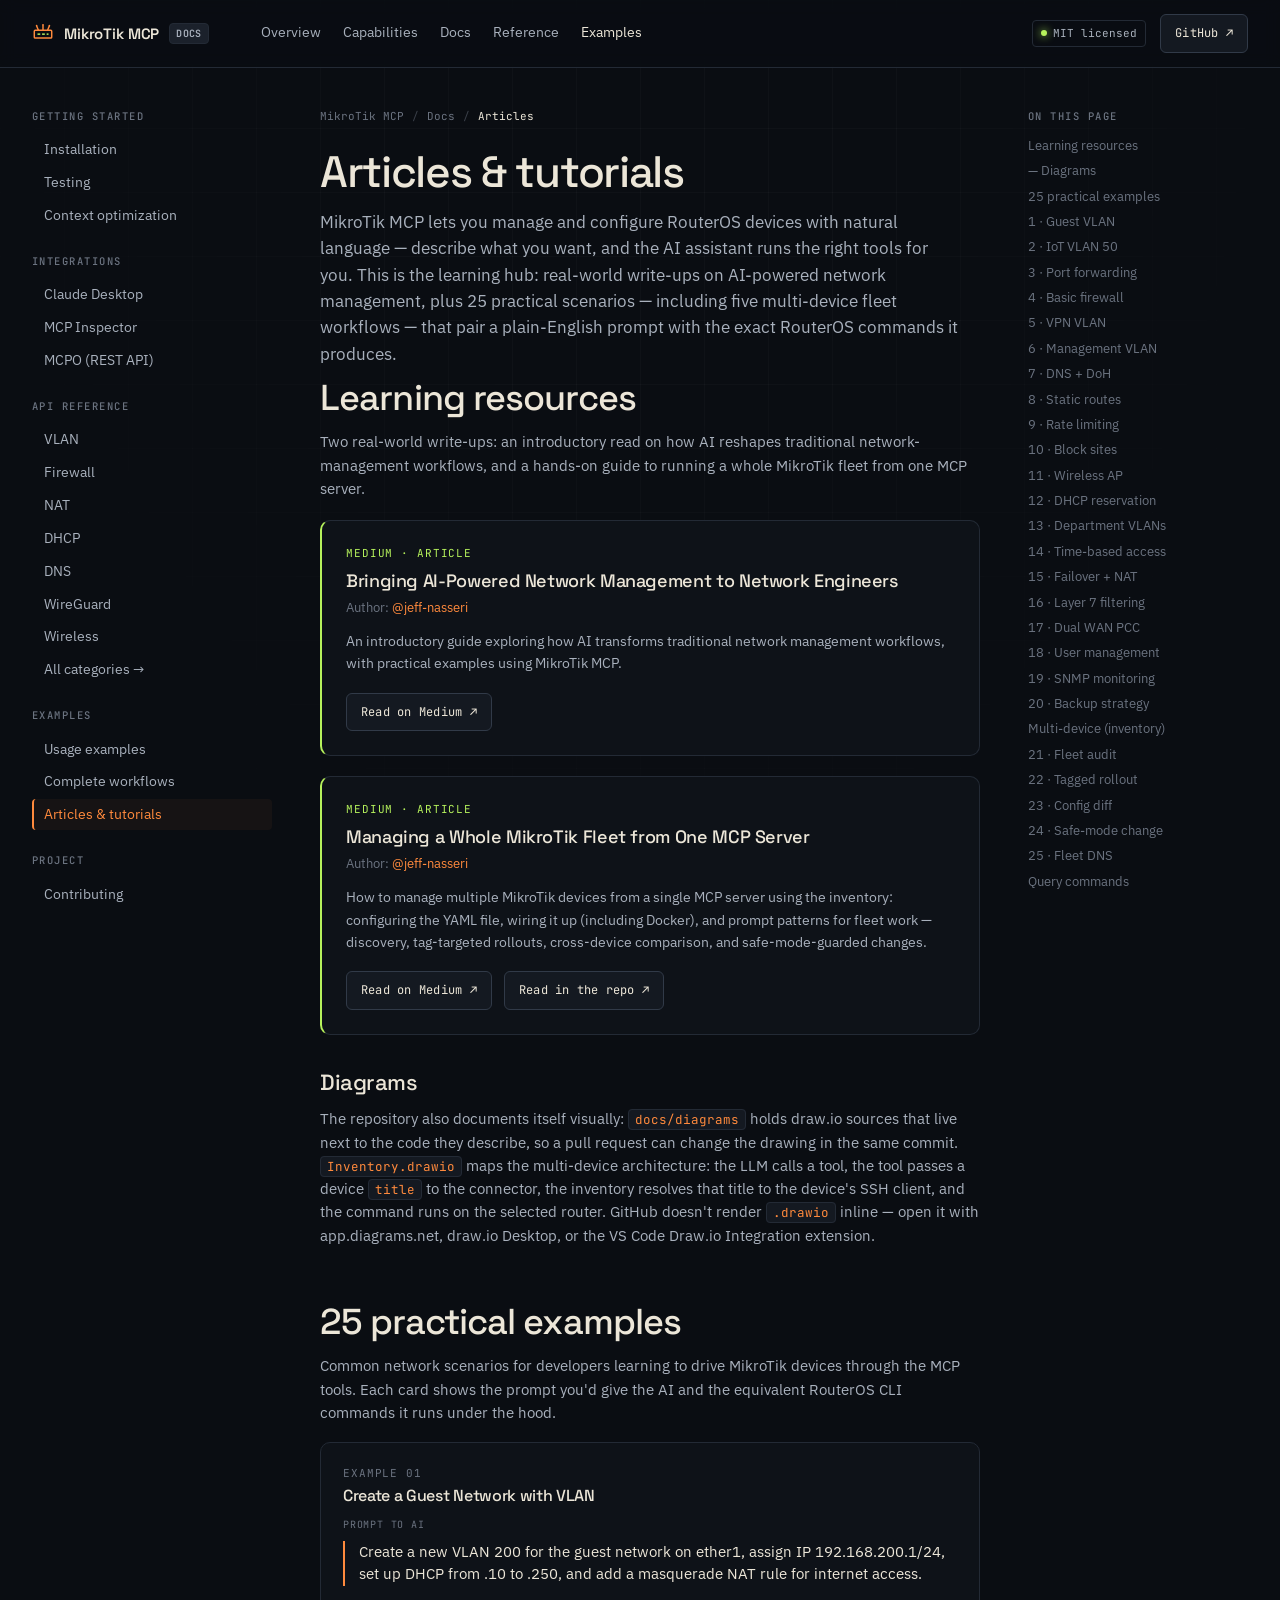
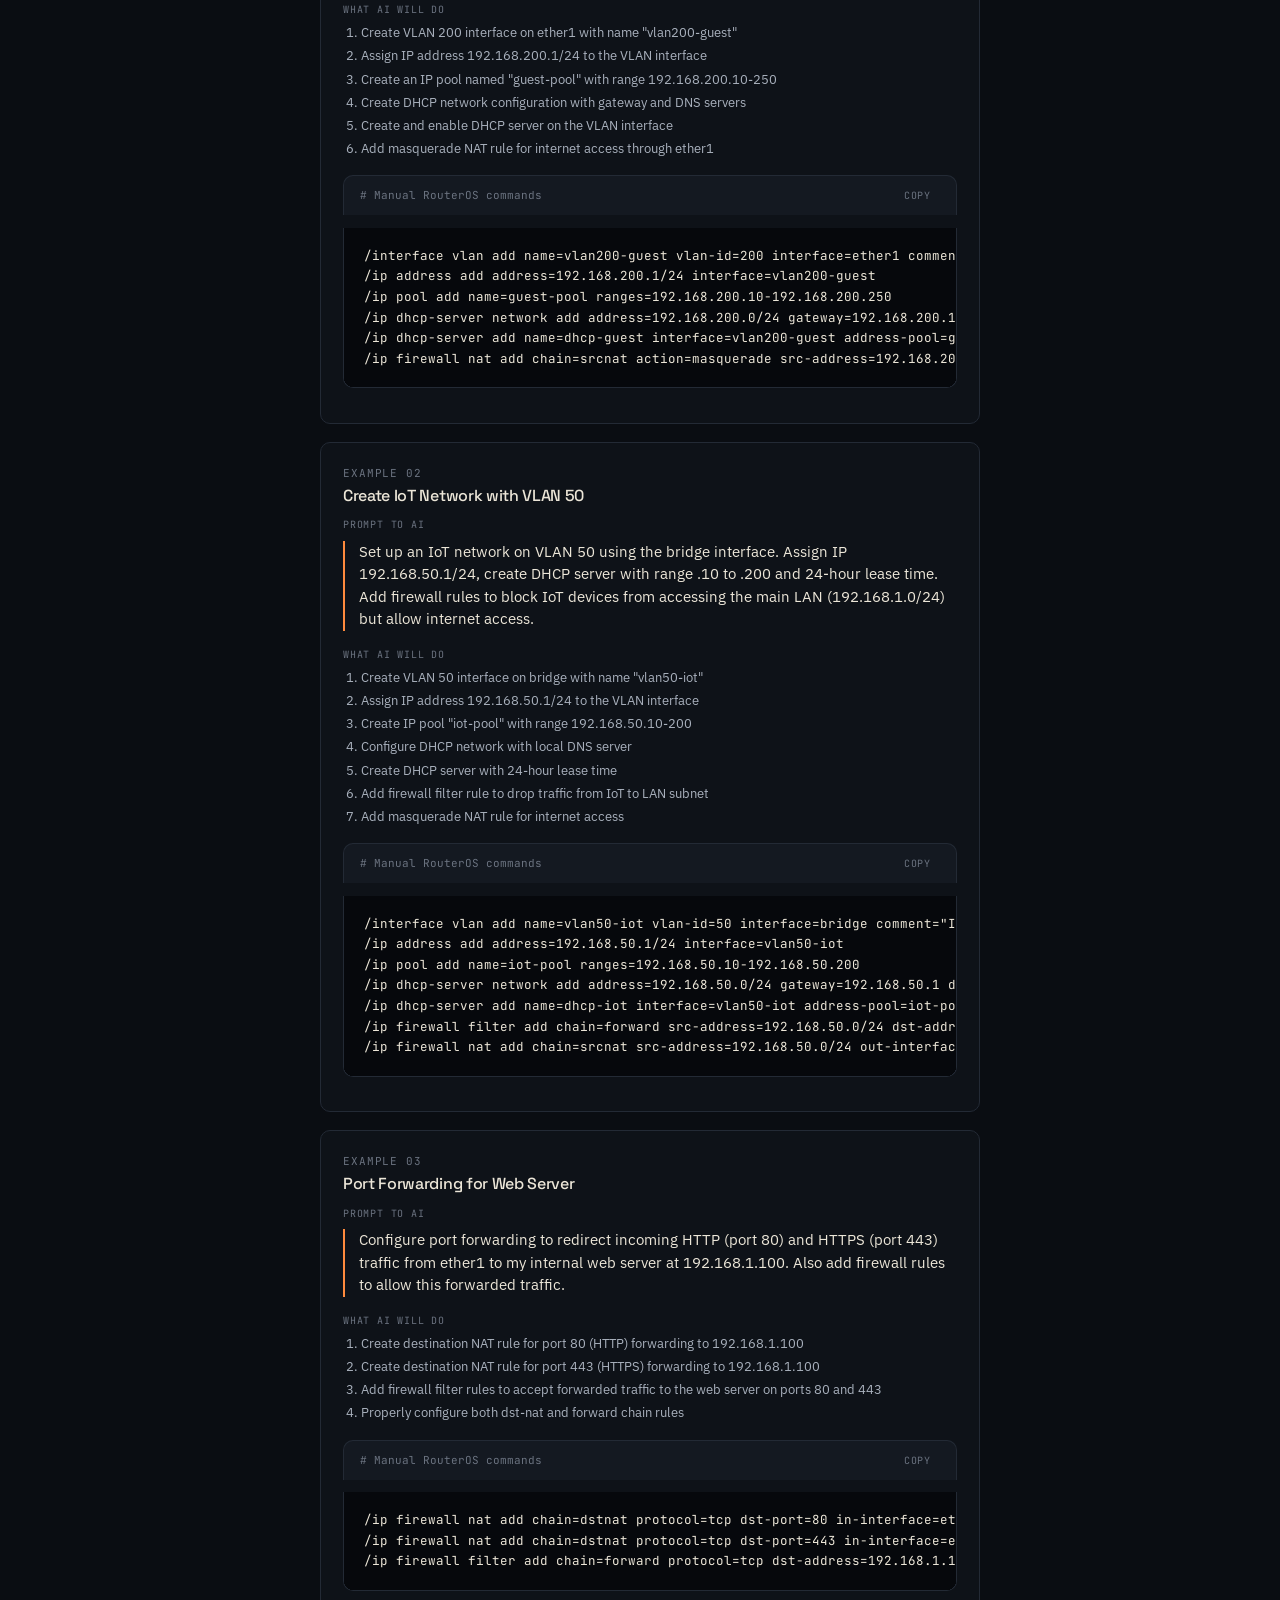
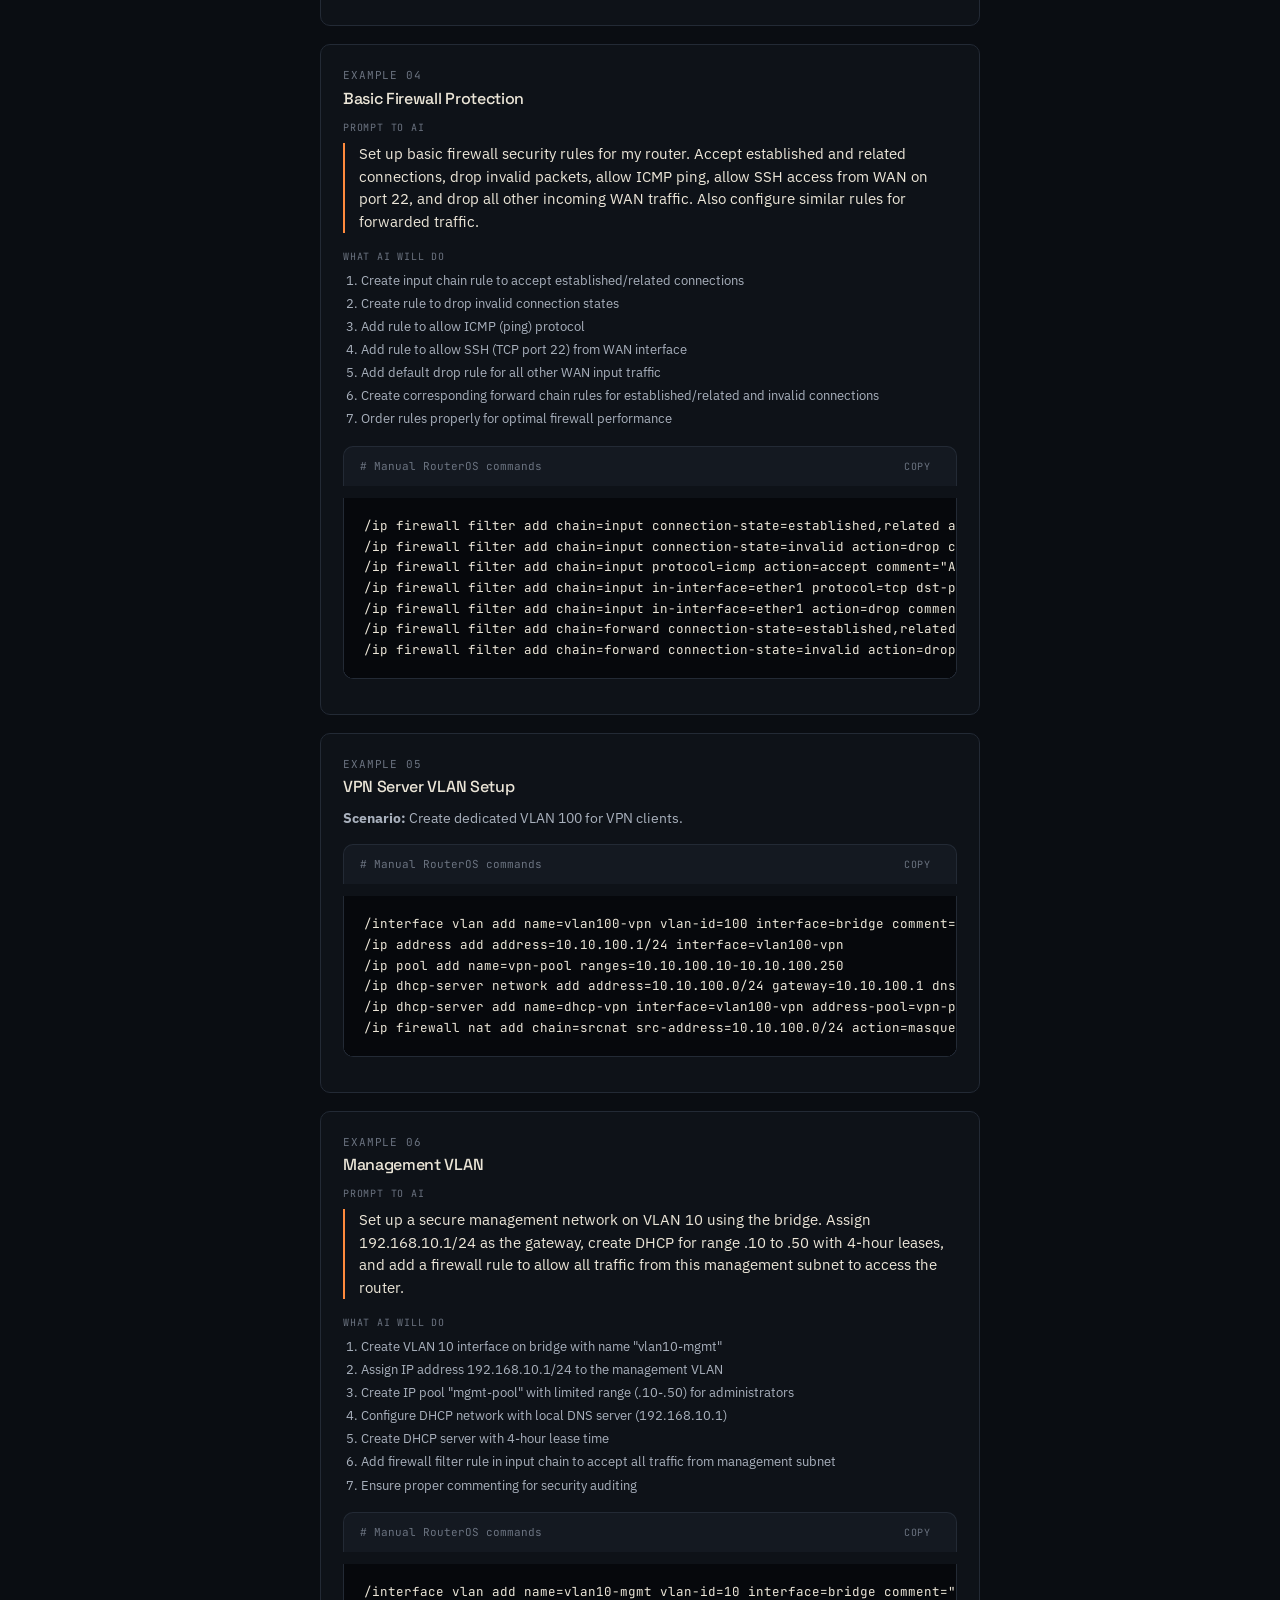
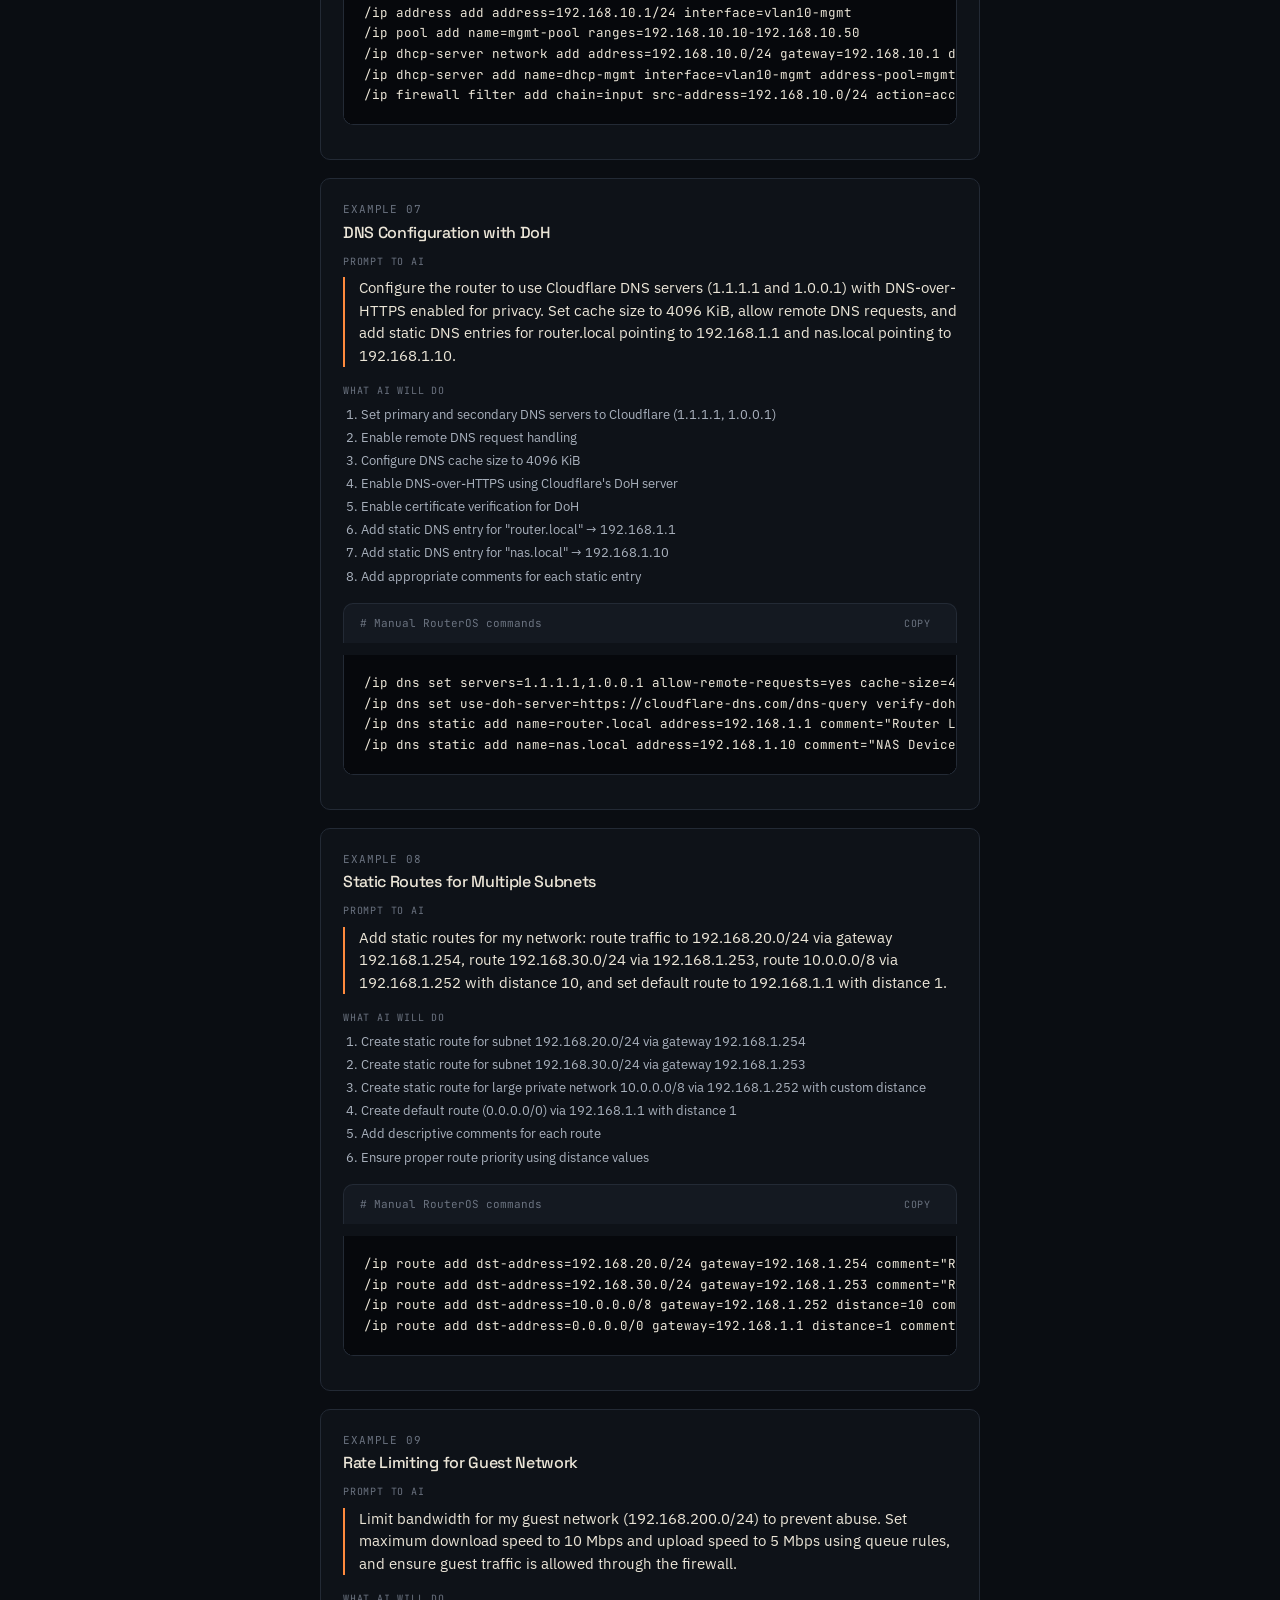
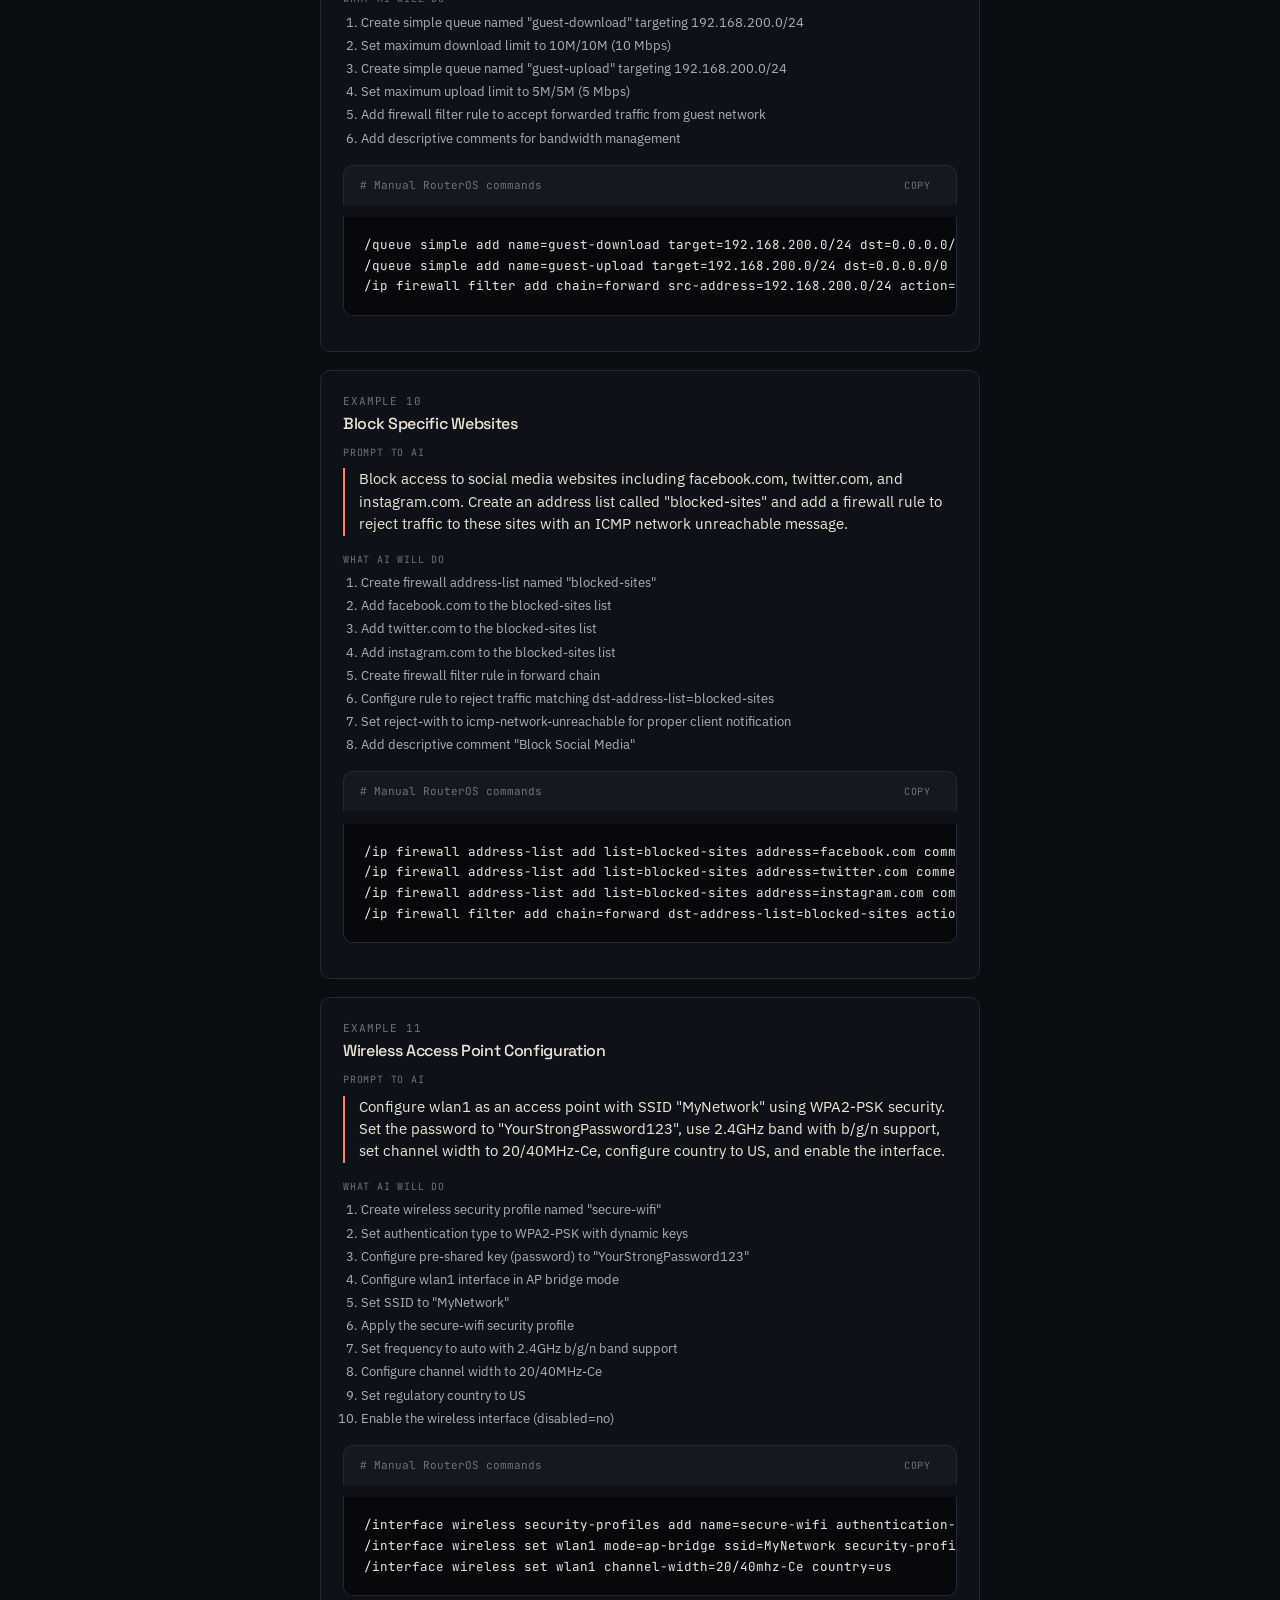
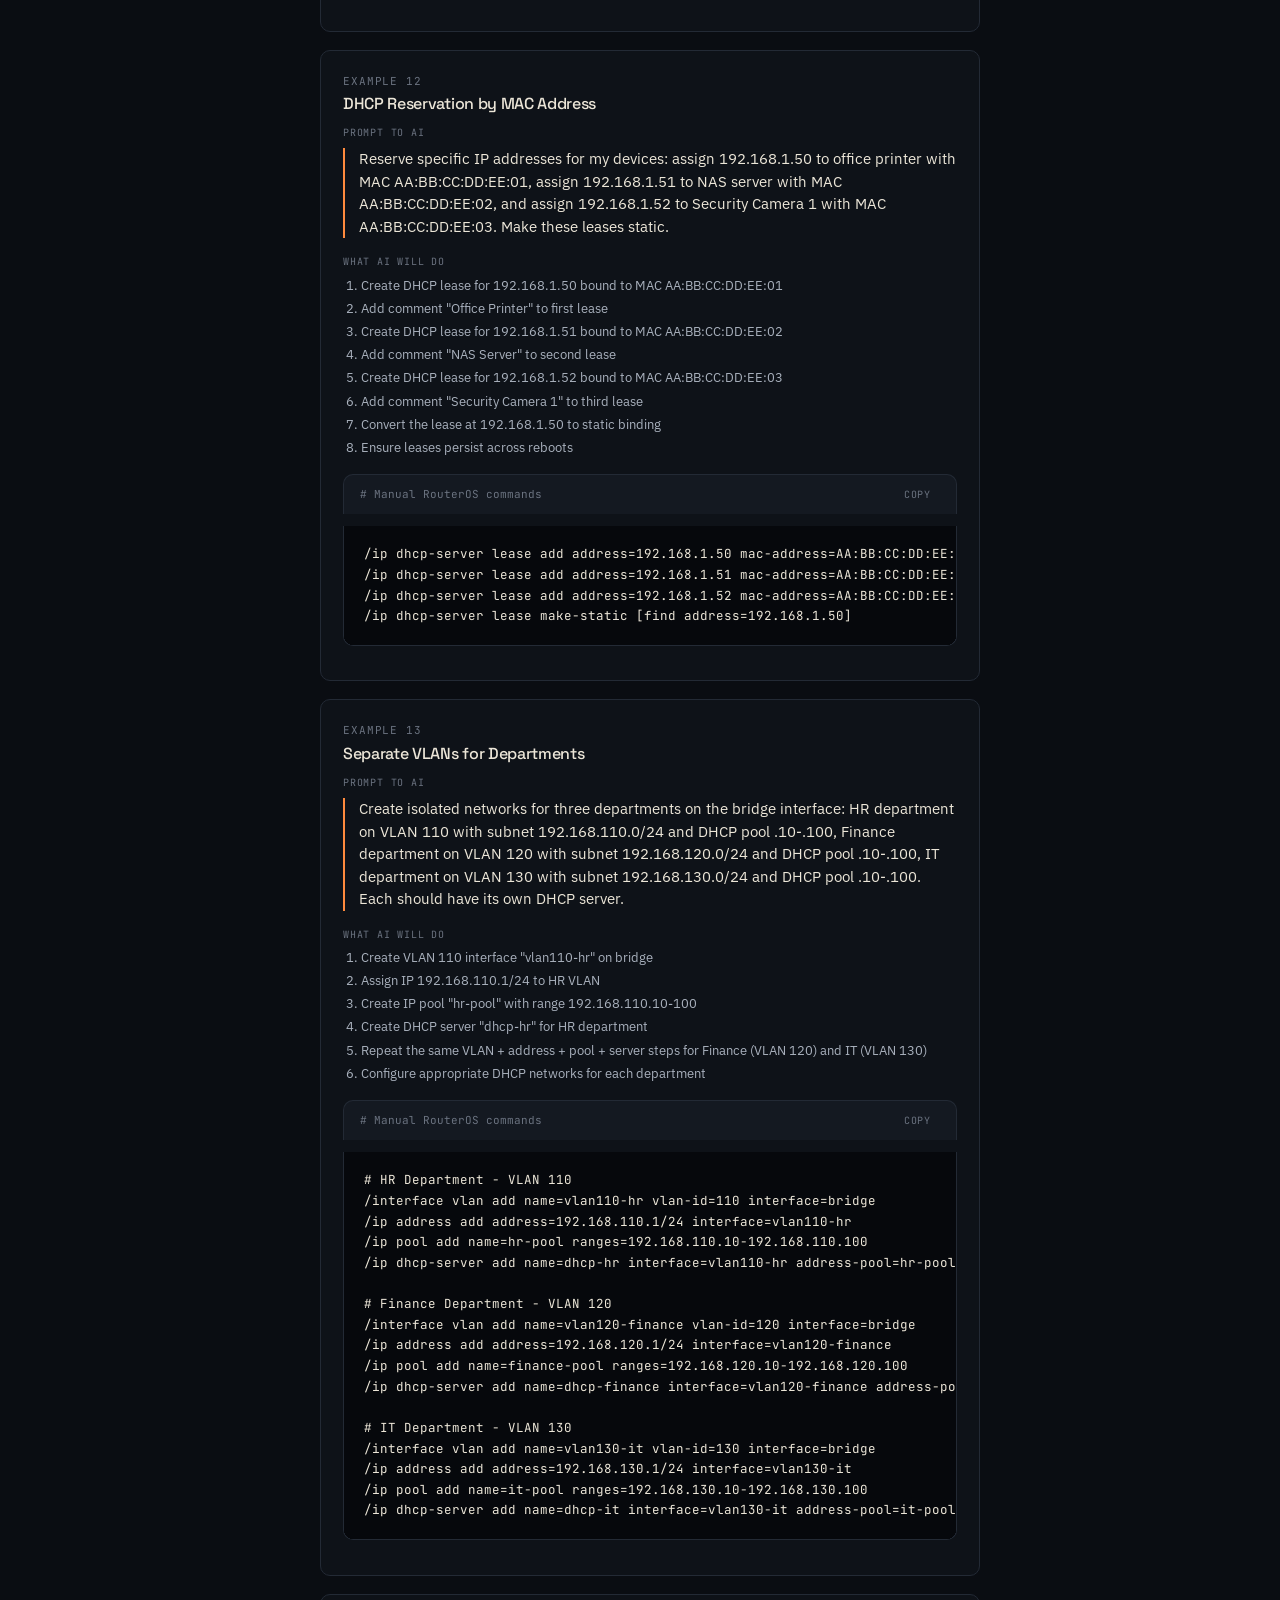
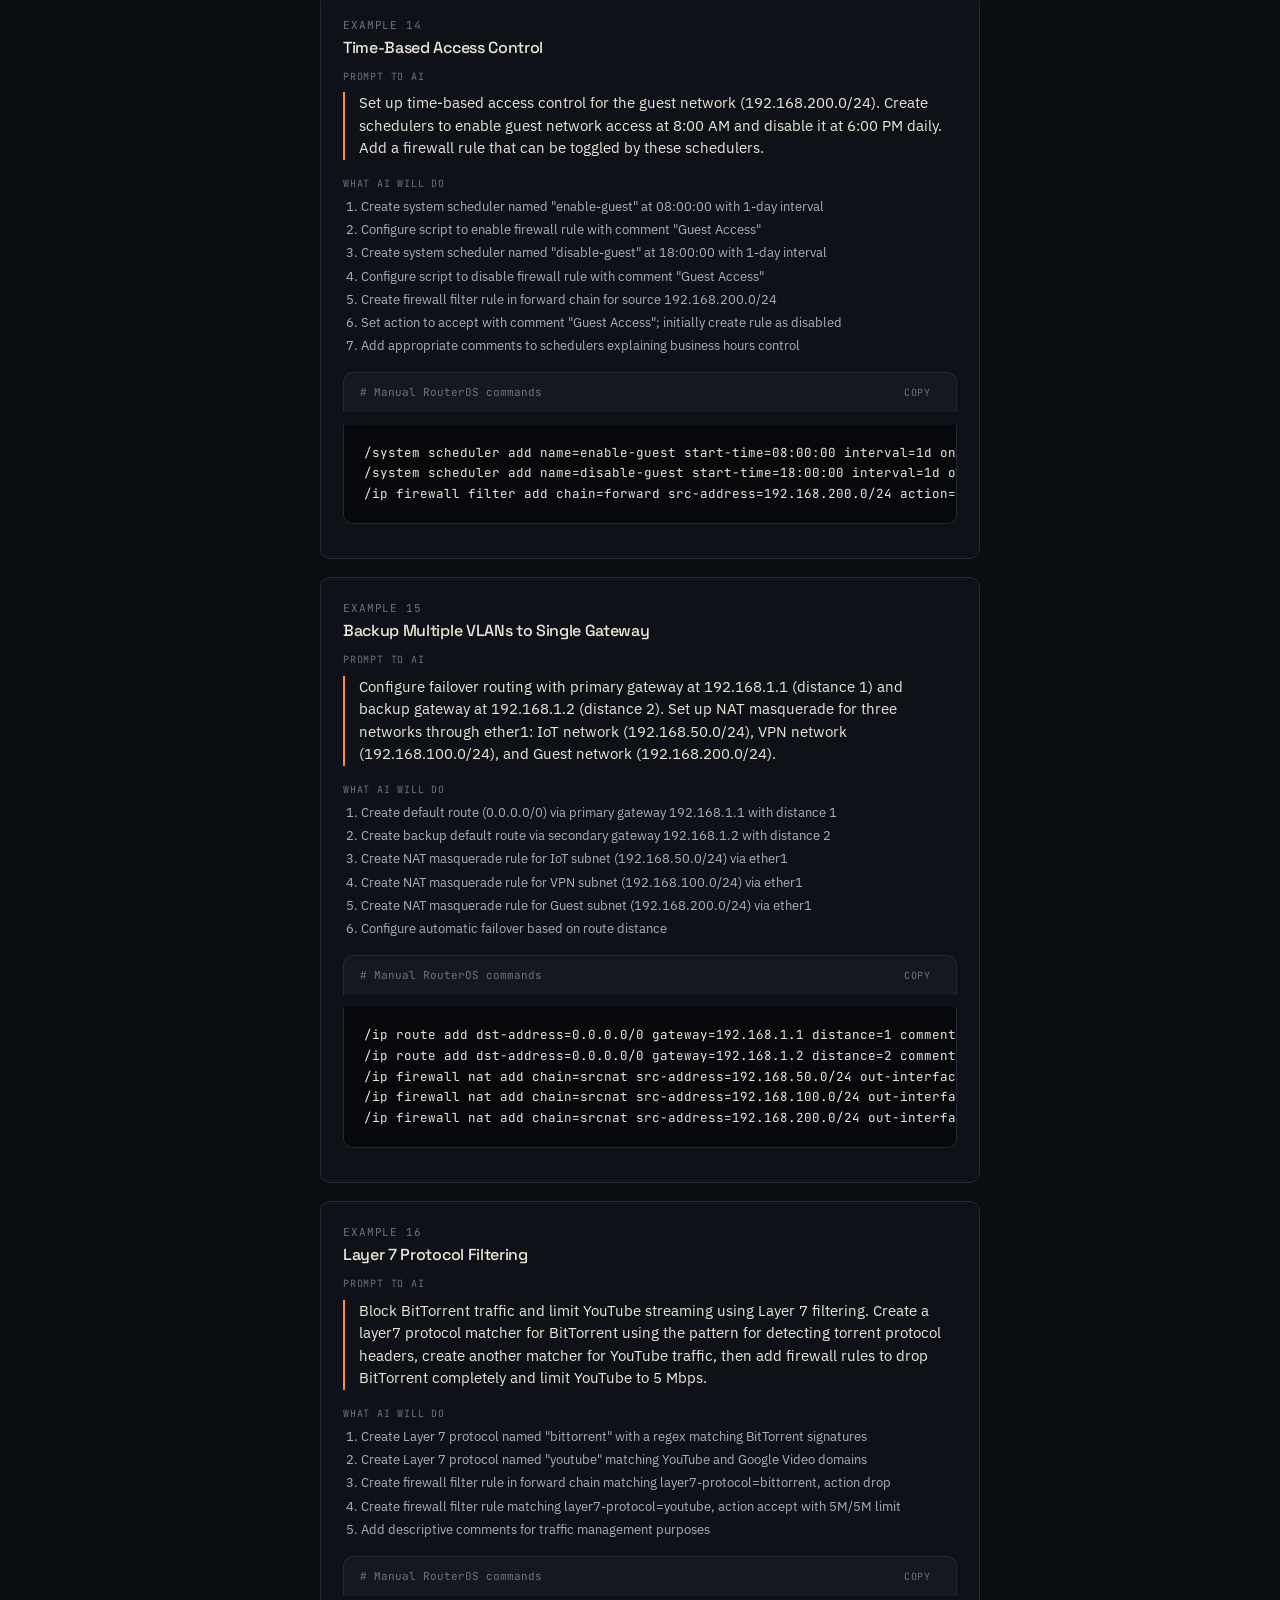
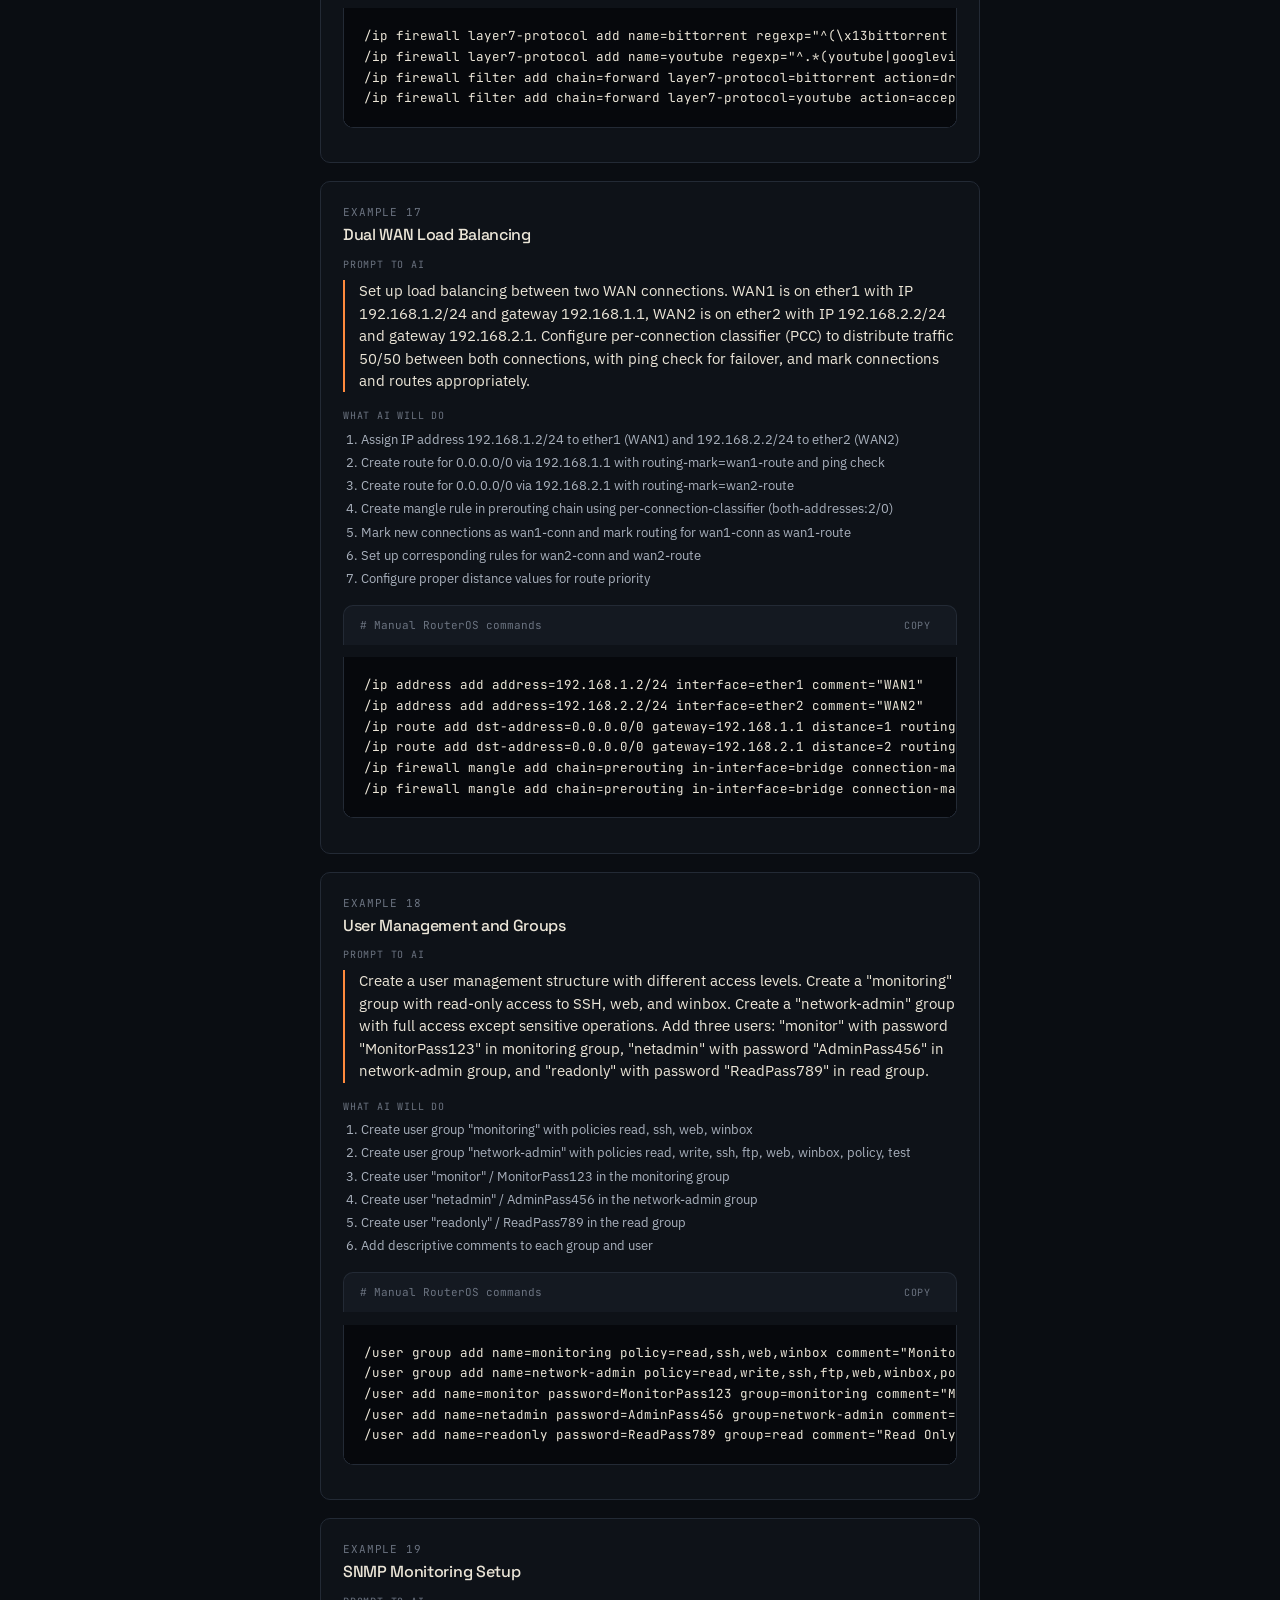
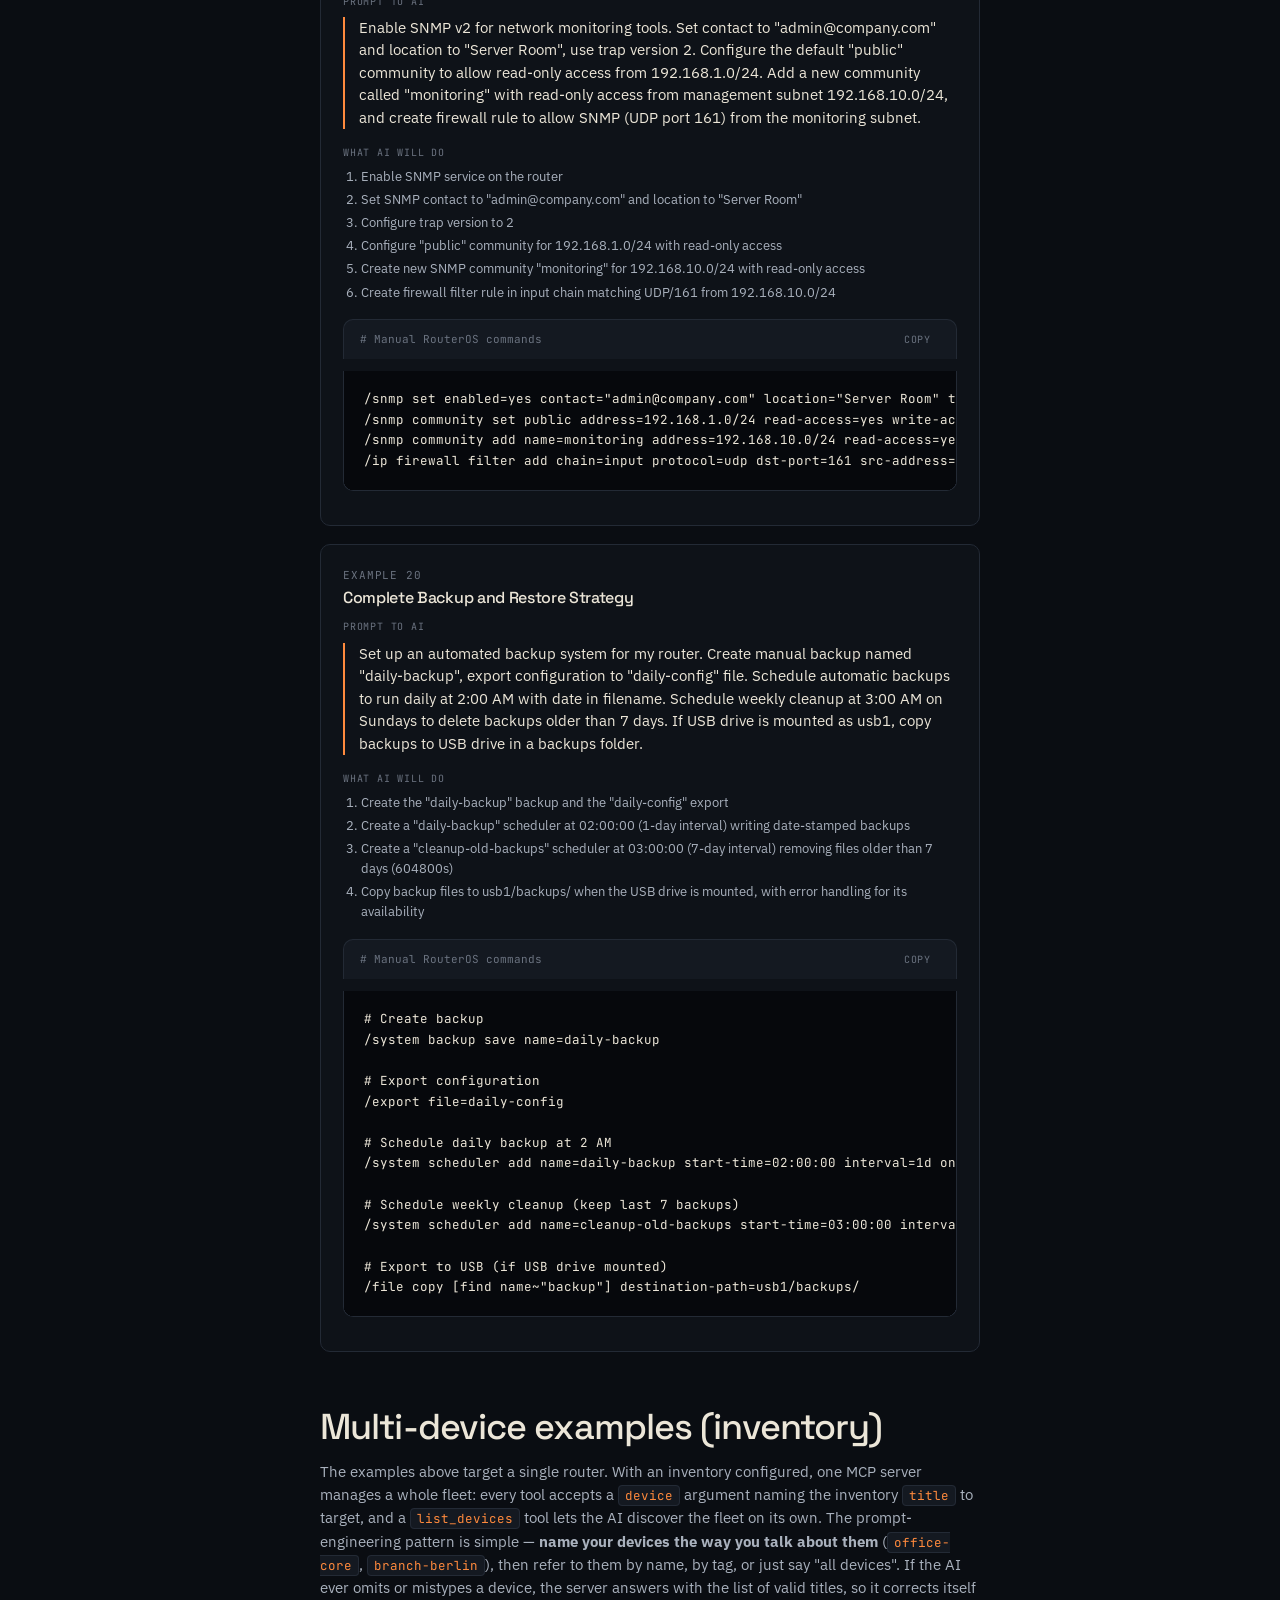
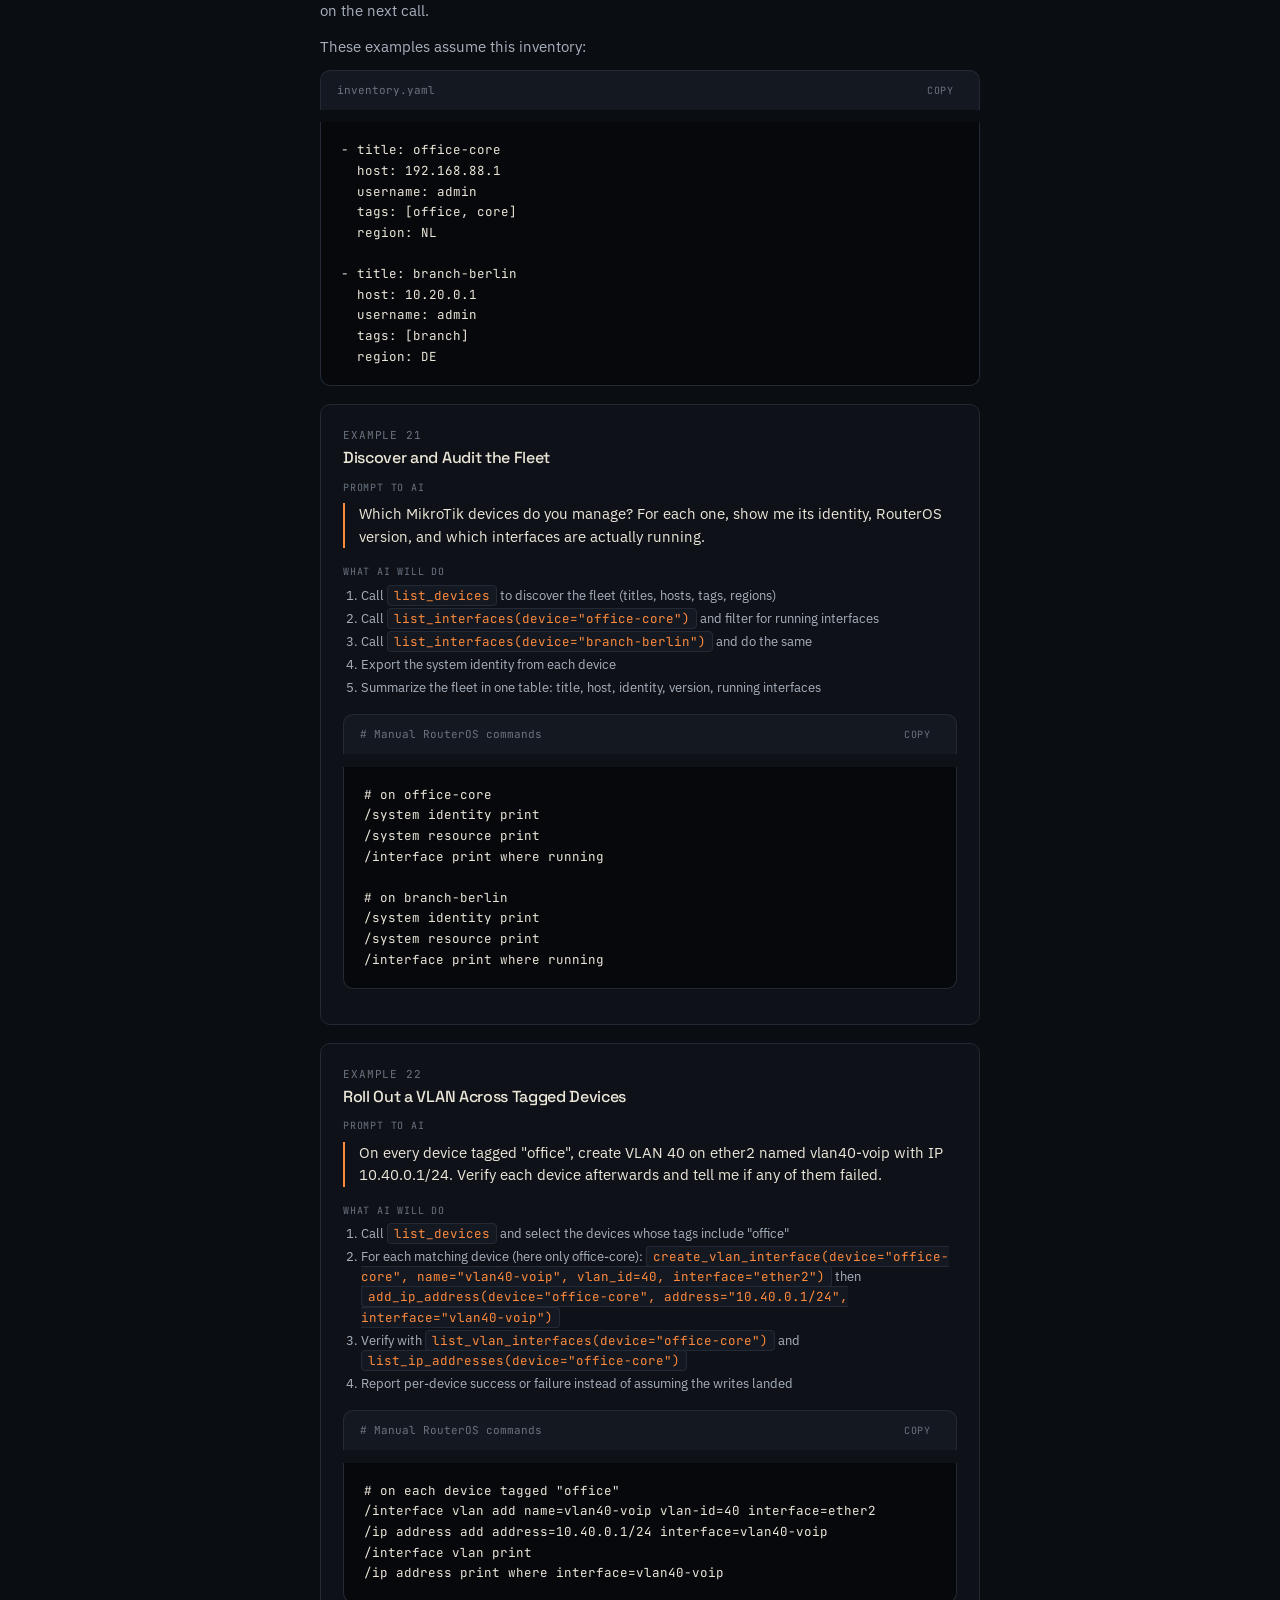
<file: website-src/docs/articles.html>
<!doctype html>
<html lang="en">
<head>
<meta charset="utf-8" />
<meta name="viewport" content="width=device-width, initial-scale=1" />
<link rel="icon" type="image/svg+xml" href="/favicon.svg" />
<link rel="icon" type="image/png" sizes="32x32" href="/favicon-32.png" />
<link rel="icon" type="image/png" sizes="16x16" href="/favicon-16.png" />
<link rel="icon" href="/favicon.ico" sizes="any" />
<link rel="apple-touch-icon" href="/apple-touch-icon.png" />
<meta name="theme-color" content="#0a0d12" />
<title>Articles &amp; Tutorials — MikroTik MCP docs</title>
<meta name="description" content="Real-world MikroTik MCP tutorials and 25 practical RouterOS scenarios — guest/IoT/management VLANs, port forwarding, firewall, DNS/DoH, routing, QoS, wireless, Layer 7, dual-WAN PCC, SNMP, scheduler backups, user management, and multi-device fleet workflows with the inventory — plus a Query Commands reference for verifying every configuration." />
<link rel="preconnect" href="https://fonts.googleapis.com" />
<link rel="preconnect" href="https://fonts.gstatic.com" crossorigin />
<link href="https://fonts.googleapis.com/css2?family=Space+Grotesk:wght@400;500;600&family=IBM+Plex+Sans:wght@300;400;500;600&family=JetBrains+Mono:wght@400;500;600&display=swap" rel="stylesheet" />
<link rel="stylesheet" href="../styles.css" />
<style>
  /* Practical example card */
  .ex-card {
    border: 1px solid var(--line); border-radius: var(--rad-lg);
    background: var(--bg-1); padding: 22px; margin: 18px 0;
  }
  .ex-card > h3 { scroll-margin-top: 90px; font-size: 16px; margin: 4px 0 12px; }
  .ex-num {
    font-family: var(--mono); font-size: 11px; color: var(--ink-mute);
    letter-spacing: 0.08em; text-transform: uppercase;
    display: block; margin-bottom: 2px;
  }
  .ex-card .label {
    font-size: 10px; letter-spacing: 0.08em; text-transform: uppercase;
    color: var(--ink-mute); display: block; margin-bottom: 8px; font-family: var(--mono);
  }
  .ex-card .ask {
    font-size: 14.5px; color: var(--ink); border-left: 2px solid var(--amber);
    padding-left: 14px; margin: 0 0 16px; line-height: 1.55;
  }
  .ex-card .scenario {
    font-size: 14px; color: var(--ink-dim); margin: 0 0 14px; line-height: 1.55;
  }
  .ex-card .willdo-label {
    font-size: 10px; letter-spacing: 0.08em; text-transform: uppercase;
    color: var(--ink-mute); font-family: var(--mono); margin: 0 0 6px;
  }
  .ex-card ol { margin: 0 0 16px; padding-left: 18px; }
  .ex-card ol li { font-size: 13px; color: var(--ink-dim); margin: 3px 0; }
  /* Prominent learning-resource card */
  .article-card {
    border: 1px solid var(--line); border-left: 2px solid var(--lime);
    border-radius: var(--rad-lg); background: var(--bg-1);
    padding: 24px; margin: 20px 0;
  }
  .article-card .kicker {
    font-family: var(--mono); font-size: 11px; color: var(--lime);
    letter-spacing: 0.08em; text-transform: uppercase; margin: 0 0 8px;
  }
  .article-card h3 { font-size: 18px; margin: 0 0 6px; }
  .article-card .by { font-size: 13px; color: var(--ink-mute); margin: 0 0 12px; }
  .article-card .by a { color: var(--amber); }
  .article-card p.desc { font-size: 14px; color: var(--ink-dim); line-height: 1.6; margin: 0 0 18px; }
</style>
</head>
<body>
<div class="grid-bg"></div>

<!-- NAV -->
<nav class="nav">
  <a href="../index.html" class="brand">
    <span class="brand-mark">
      <svg viewBox="0 0 24 24" width="22" height="22" fill="none" stroke="currentColor" stroke-width="1.6">
        <rect x="2.5" y="9" width="19" height="8.5" rx="1" stroke="var(--amber)"/>
        <line x1="6" y1="13.25" x2="9" y2="13.25" stroke="var(--lime)"/>
        <line x1="11" y1="13.25" x2="14" y2="13.25" stroke="var(--lime)"/>
        <line x1="16" y1="13.25" x2="18" y2="13.25" stroke="var(--lime)"/>
        <line x1="7" y1="9" x2="5" y2="4" stroke="var(--amber)"/>
        <line x1="12" y1="9" x2="12" y2="3" stroke="var(--amber)"/>
        <line x1="17" y1="9" x2="19" y2="4" stroke="var(--amber)"/>
        <circle cx="5" cy="4" r="0.9" fill="var(--amber)" stroke="none"/>
        <circle cx="12" cy="3" r="0.9" fill="var(--amber)" stroke="none"/>
        <circle cx="19" cy="4" r="0.9" fill="var(--amber)" stroke="none"/>
      </svg>
    </span>
    MikroTik MCP <span class="brand-tag">docs</span>
  </a>
  <div class="nav-links">
    <a href="../index.html#what">Overview</a>
    <a href="../index.html#capabilities">Capabilities</a>
    <a href="index.html">Docs</a>
    <a href="reference.html">Reference</a>
    <a href="examples.html" class="active">Examples</a>
  </div>
  <div class="nav-right">
    <span class="pill"><span class="dot"></span> MIT licensed</span>
    <a class="btn" href="https://github.com/jeff-nasseri/mikrotik-mcp" target="_blank" rel="noopener">GitHub ↗</a>
  </div>
</nav>

<div class="docs">
  <!-- SIDEBAR -->
  <aside class="sidebar">
    <h6>Getting started</h6>
    <ul>
      <li><a href="index.html">Installation</a></li>
      <li><a href="index.html#testing">Testing</a></li>
      <li><a href="index.html#context">Context optimization</a></li>
    </ul>
    <h6>Integrations</h6>
    <ul>
      <li><a href="configure.html#claude">Claude Desktop</a></li>
      <li><a href="configure.html#inspector">MCP Inspector</a></li>
      <li><a href="configure.html#mcpo">MCPO (REST API)</a></li>
    </ul>
    <h6>API reference</h6>
    <ul>
      <li><a href="reference.html#vlan">VLAN</a></li>
      <li><a href="reference.html#firewall">Firewall</a></li>
      <li><a href="reference.html#nat">NAT</a></li>
      <li><a href="reference.html#dhcp">DHCP</a></li>
      <li><a href="reference.html#dns">DNS</a></li>
      <li><a href="reference.html#wireguard">WireGuard</a></li>
      <li><a href="reference.html#wireless">Wireless</a></li>
      <li><a href="reference.html">All categories →</a></li>
    </ul>
    <h6>Examples</h6>
    <ul>
      <li><a href="examples.html">Usage examples</a></li>
      <li><a href="examples.html#workflows">Complete workflows</a></li>
      <li><a href="articles.html" class="active">Articles &amp; tutorials</a></li>
    </ul>
    <h6>Project</h6>
    <ul>
      <li><a href="contributing.html">Contributing</a></li>
      <li><a href="https://github.com/jeff-nasseri/mikrotik-mcp/blob/master/LICENSE" target="_blank" rel="noopener">License</a></li>
    </ul>
  </aside>

  <!-- MAIN -->
  <main class="doc-main">
    <div class="crumbs">
      <a href="../index.html">MikroTik MCP</a> <span>/</span>
      <a href="index.html">Docs</a> <span>/</span>
      <span style="color:var(--ink);opacity:1">Articles</span>
    </div>
    <h1 class="doc-title">Articles &amp; tutorials</h1>
    <p class="doc-lede">
      MikroTik MCP lets you manage and configure RouterOS devices with natural language — describe
      what you want, and the AI assistant runs the right tools for you. This is the learning hub:
      real-world write-ups on AI-powered network management, plus 25 practical scenarios — including
      five multi-device fleet workflows — that pair a plain-English prompt with the exact RouterOS
      commands it produces.
    </p>

    <!-- ============ LEARNING RESOURCES ============ -->
    <h2 id="learning" style="margin-top:0">Learning resources</h2>
    <p>Two real-world write-ups: an introductory read on how AI reshapes traditional
      network-management workflows, and a hands-on guide to running a whole MikroTik fleet from one
      MCP server.</p>

    <div class="article-card">
      <p class="kicker">Medium · Article</p>
      <h3>Bringing AI-Powered Network Management to Network Engineers</h3>
      <p class="by">Author: <a href="https://medium.com/@sir.jeff.nasseri" target="_blank" rel="noopener">@jeff-nasseri</a></p>
      <p class="desc">An introductory guide exploring how AI transforms traditional network management
        workflows, with practical examples using MikroTik MCP.</p>
      <a class="btn" href="https://medium.com/@sir.jeff.nasseri/bringing-ai-powered-network-management-to-network-engineers-06167aab409f" target="_blank" rel="noopener">Read on Medium ↗</a>
    </div>

    <div class="article-card">
      <p class="kicker">Medium · Article</p>
      <h3>Managing a Whole MikroTik Fleet from One MCP Server</h3>
      <p class="by">Author: <a href="https://medium.com/@sir.jeff.nasseri" target="_blank" rel="noopener">@jeff-nasseri</a></p>
      <p class="desc">How to manage multiple MikroTik devices from a single MCP server using the
        <a href="reference.html#inventory">inventory</a>: configuring the YAML file, wiring it up
        (including Docker), and prompt patterns for fleet work — discovery, tag-targeted rollouts,
        cross-device comparison, and safe-mode-guarded changes.</p>
      <a class="btn" href="https://medium.com/@sir.jeff.nasseri/managing-a-whole-mikrotik-fleet-from-one-mcp-server-60245de07073" target="_blank" rel="noopener">Read on Medium ↗</a>
      <a class="btn" style="margin-left:8px" href="https://github.com/jeff-nasseri/mikrotik-mcp/blob/master/docs/articles/managing-a-mikrotik-fleet.md" target="_blank" rel="noopener">Read in the repo ↗</a>
    </div>

    <h3 id="diagrams" style="margin-top:34px">Diagrams</h3>
    <p>The repository also documents itself visually: <a href="https://github.com/jeff-nasseri/mikrotik-mcp/tree/master/docs/diagrams" target="_blank" rel="noopener"><code>docs/diagrams</code></a>
      holds <a href="https://www.drawio.com/" target="_blank" rel="noopener">draw.io</a> sources that live
      next to the code they describe, so a pull request can change the drawing in the same commit.
      <a href="https://github.com/jeff-nasseri/mikrotik-mcp/blob/master/docs/diagrams/Inventory.drawio" target="_blank" rel="noopener"><code>Inventory.drawio</code></a>
      maps the multi-device architecture: the LLM calls a tool, the tool passes a device
      <code>title</code> to the connector, the inventory resolves that title to the device's SSH
      client, and the command runs on the selected router. GitHub doesn't render <code>.drawio</code>
      inline — open it with <a href="https://app.diagrams.net/" target="_blank" rel="noopener">app.diagrams.net</a>,
      draw.io Desktop, or the VS Code Draw.io Integration extension.</p>

    <!-- ============ 25 PRACTICAL EXAMPLES ============ -->
    <h2 id="examples">25 practical examples</h2>
    <p>Common network scenarios for developers learning to drive MikroTik devices through the MCP
      tools. Each card shows the prompt you'd give the AI and the equivalent RouterOS CLI commands
      it runs under the hood.</p>

    <!-- Example 1 -->
    <div class="ex-card" id="ex1">
      <span class="ex-num">Example 01</span>
      <h3>Create a Guest Network with VLAN</h3>
      <span class="label">Prompt to AI</span>
      <p class="ask">Create a new VLAN 200 for the guest network on ether1, assign IP 192.168.200.1/24,
        set up DHCP from .10 to .250, and add a masquerade NAT rule for internet access.</p>
      <p class="willdo-label">What AI will do</p>
      <ol>
        <li>Create VLAN 200 interface on ether1 with name "vlan200-guest"</li>
        <li>Assign IP address 192.168.200.1/24 to the VLAN interface</li>
        <li>Create an IP pool named "guest-pool" with range 192.168.200.10-250</li>
        <li>Create DHCP network configuration with gateway and DNS servers</li>
        <li>Create and enable DHCP server on the VLAN interface</li>
        <li>Add masquerade NAT rule for internet access through ether1</li>
      </ol>
      <div class="code-header"><span># Manual RouterOS commands</span><button class="copy-btn">Copy</button></div>
      <pre class="code">/interface vlan add name=vlan200-guest vlan-id=200 interface=ether1 comment="Guest Network"
/ip address add address=192.168.200.1/24 interface=vlan200-guest
/ip pool add name=guest-pool ranges=192.168.200.10-192.168.200.250
/ip dhcp-server network add address=192.168.200.0/24 gateway=192.168.200.1 dns-server=8.8.8.8,8.8.4.4
/ip dhcp-server add name=dhcp-guest interface=vlan200-guest address-pool=guest-pool lease-time=1h
/ip firewall nat add chain=srcnat action=masquerade src-address=192.168.200.0/24 out-interface=ether1</pre>
    </div>

    <!-- Example 2 -->
    <div class="ex-card" id="ex2">
      <span class="ex-num">Example 02</span>
      <h3>Create IoT Network with VLAN 50</h3>
      <span class="label">Prompt to AI</span>
      <p class="ask">Set up an IoT network on VLAN 50 using the bridge interface. Assign IP
        192.168.50.1/24, create DHCP server with range .10 to .200 and 24-hour lease time. Add
        firewall rules to block IoT devices from accessing the main LAN (192.168.1.0/24) but allow
        internet access.</p>
      <p class="willdo-label">What AI will do</p>
      <ol>
        <li>Create VLAN 50 interface on bridge with name "vlan50-iot"</li>
        <li>Assign IP address 192.168.50.1/24 to the VLAN interface</li>
        <li>Create IP pool "iot-pool" with range 192.168.50.10-200</li>
        <li>Configure DHCP network with local DNS server</li>
        <li>Create DHCP server with 24-hour lease time</li>
        <li>Add firewall filter rule to drop traffic from IoT to LAN subnet</li>
        <li>Add masquerade NAT rule for internet access</li>
      </ol>
      <div class="code-header"><span># Manual RouterOS commands</span><button class="copy-btn">Copy</button></div>
      <pre class="code">/interface vlan add name=vlan50-iot vlan-id=50 interface=bridge comment="IoT Devices"
/ip address add address=192.168.50.1/24 interface=vlan50-iot
/ip pool add name=iot-pool ranges=192.168.50.10-192.168.50.200
/ip dhcp-server network add address=192.168.50.0/24 gateway=192.168.50.1 dns-server=192.168.50.1
/ip dhcp-server add name=dhcp-iot interface=vlan50-iot address-pool=iot-pool lease-time=24h
/ip firewall filter add chain=forward src-address=192.168.50.0/24 dst-address=192.168.1.0/24 action=drop comment="Block IoT to LAN"
/ip firewall nat add chain=srcnat src-address=192.168.50.0/24 out-interface=ether1 action=masquerade</pre>
    </div>

    <!-- Example 3 -->
    <div class="ex-card" id="ex3">
      <span class="ex-num">Example 03</span>
      <h3>Port Forwarding for Web Server</h3>
      <span class="label">Prompt to AI</span>
      <p class="ask">Configure port forwarding to redirect incoming HTTP (port 80) and HTTPS (port 443)
        traffic from ether1 to my internal web server at 192.168.1.100. Also add firewall rules to
        allow this forwarded traffic.</p>
      <p class="willdo-label">What AI will do</p>
      <ol>
        <li>Create destination NAT rule for port 80 (HTTP) forwarding to 192.168.1.100</li>
        <li>Create destination NAT rule for port 443 (HTTPS) forwarding to 192.168.1.100</li>
        <li>Add firewall filter rules to accept forwarded traffic to the web server on ports 80 and 443</li>
        <li>Properly configure both dst-nat and forward chain rules</li>
      </ol>
      <div class="code-header"><span># Manual RouterOS commands</span><button class="copy-btn">Copy</button></div>
      <pre class="code">/ip firewall nat add chain=dstnat protocol=tcp dst-port=80 in-interface=ether1 action=dst-nat to-addresses=192.168.1.100 to-ports=80 comment="HTTP to Web Server"
/ip firewall nat add chain=dstnat protocol=tcp dst-port=443 in-interface=ether1 action=dst-nat to-addresses=192.168.1.100 to-ports=443 comment="HTTPS to Web Server"
/ip firewall filter add chain=forward protocol=tcp dst-address=192.168.1.100 dst-port=80,443 action=accept comment="Allow Web Server Traffic"</pre>
    </div>

    <!-- Example 4 -->
    <div class="ex-card" id="ex4">
      <span class="ex-num">Example 04</span>
      <h3>Basic Firewall Protection</h3>
      <span class="label">Prompt to AI</span>
      <p class="ask">Set up basic firewall security rules for my router. Accept established and related
        connections, drop invalid packets, allow ICMP ping, allow SSH access from WAN on port 22,
        and drop all other incoming WAN traffic. Also configure similar rules for forwarded traffic.</p>
      <p class="willdo-label">What AI will do</p>
      <ol>
        <li>Create input chain rule to accept established/related connections</li>
        <li>Create rule to drop invalid connection states</li>
        <li>Add rule to allow ICMP (ping) protocol</li>
        <li>Add rule to allow SSH (TCP port 22) from WAN interface</li>
        <li>Add default drop rule for all other WAN input traffic</li>
        <li>Create corresponding forward chain rules for established/related and invalid connections</li>
        <li>Order rules properly for optimal firewall performance</li>
      </ol>
      <div class="code-header"><span># Manual RouterOS commands</span><button class="copy-btn">Copy</button></div>
      <pre class="code">/ip firewall filter add chain=input connection-state=established,related action=accept comment="Accept Established/Related"
/ip firewall filter add chain=input connection-state=invalid action=drop comment="Drop Invalid"
/ip firewall filter add chain=input protocol=icmp action=accept comment="Allow ICMP"
/ip firewall filter add chain=input in-interface=ether1 protocol=tcp dst-port=22 action=accept comment="Allow SSH from WAN"
/ip firewall filter add chain=input in-interface=ether1 action=drop comment="Drop All Other WAN Input"
/ip firewall filter add chain=forward connection-state=established,related action=accept
/ip firewall filter add chain=forward connection-state=invalid action=drop</pre>
    </div>

    <!-- Example 5 -->
    <div class="ex-card" id="ex5">
      <span class="ex-num">Example 05</span>
      <h3>VPN Server VLAN Setup</h3>
      <p class="scenario"><strong>Scenario:</strong> Create dedicated VLAN 100 for VPN clients.</p>
      <div class="code-header"><span># Manual RouterOS commands</span><button class="copy-btn">Copy</button></div>
      <pre class="code">/interface vlan add name=vlan100-vpn vlan-id=100 interface=bridge comment="VPN Clients"
/ip address add address=10.10.100.1/24 interface=vlan100-vpn
/ip pool add name=vpn-pool ranges=10.10.100.10-10.10.100.250
/ip dhcp-server network add address=10.10.100.0/24 gateway=10.10.100.1 dns-server=8.8.8.8
/ip dhcp-server add name=dhcp-vpn interface=vlan100-vpn address-pool=vpn-pool lease-time=8h
/ip firewall nat add chain=srcnat src-address=10.10.100.0/24 action=masquerade comment="VPN Internet Access"</pre>
    </div>

    <!-- Example 6 -->
    <div class="ex-card" id="ex6">
      <span class="ex-num">Example 06</span>
      <h3>Management VLAN</h3>
      <span class="label">Prompt to AI</span>
      <p class="ask">Set up a secure management network on VLAN 10 using the bridge. Assign
        192.168.10.1/24 as the gateway, create DHCP for range .10 to .50 with 4-hour leases, and add
        a firewall rule to allow all traffic from this management subnet to access the router.</p>
      <p class="willdo-label">What AI will do</p>
      <ol>
        <li>Create VLAN 10 interface on bridge with name "vlan10-mgmt"</li>
        <li>Assign IP address 192.168.10.1/24 to the management VLAN</li>
        <li>Create IP pool "mgmt-pool" with limited range (.10-.50) for administrators</li>
        <li>Configure DHCP network with local DNS server (192.168.10.1)</li>
        <li>Create DHCP server with 4-hour lease time</li>
        <li>Add firewall filter rule in input chain to accept all traffic from management subnet</li>
        <li>Ensure proper commenting for security auditing</li>
      </ol>
      <div class="code-header"><span># Manual RouterOS commands</span><button class="copy-btn">Copy</button></div>
      <pre class="code">/interface vlan add name=vlan10-mgmt vlan-id=10 interface=bridge comment="Management Network"
/ip address add address=192.168.10.1/24 interface=vlan10-mgmt
/ip pool add name=mgmt-pool ranges=192.168.10.10-192.168.10.50
/ip dhcp-server network add address=192.168.10.0/24 gateway=192.168.10.1 dns-server=192.168.10.1
/ip dhcp-server add name=dhcp-mgmt interface=vlan10-mgmt address-pool=mgmt-pool lease-time=4h
/ip firewall filter add chain=input src-address=192.168.10.0/24 action=accept comment="Allow Management Access"</pre>
    </div>

    <!-- Example 7 -->
    <div class="ex-card" id="ex7">
      <span class="ex-num">Example 07</span>
      <h3>DNS Configuration with DoH</h3>
      <span class="label">Prompt to AI</span>
      <p class="ask">Configure the router to use Cloudflare DNS servers (1.1.1.1 and 1.0.0.1) with
        DNS-over-HTTPS enabled for privacy. Set cache size to 4096 KiB, allow remote DNS requests,
        and add static DNS entries for router.local pointing to 192.168.1.1 and nas.local pointing
        to 192.168.1.10.</p>
      <p class="willdo-label">What AI will do</p>
      <ol>
        <li>Set primary and secondary DNS servers to Cloudflare (1.1.1.1, 1.0.0.1)</li>
        <li>Enable remote DNS request handling</li>
        <li>Configure DNS cache size to 4096 KiB</li>
        <li>Enable DNS-over-HTTPS using Cloudflare's DoH server</li>
        <li>Enable certificate verification for DoH</li>
        <li>Add static DNS entry for "router.local" → 192.168.1.1</li>
        <li>Add static DNS entry for "nas.local" → 192.168.1.10</li>
        <li>Add appropriate comments for each static entry</li>
      </ol>
      <div class="code-header"><span># Manual RouterOS commands</span><button class="copy-btn">Copy</button></div>
      <pre class="code">/ip dns set servers=1.1.1.1,1.0.0.1 allow-remote-requests=yes cache-size=4096KiB
/ip dns set use-doh-server=https://cloudflare-dns.com/dns-query verify-doh-cert=yes
/ip dns static add name=router.local address=192.168.1.1 comment="Router Local DNS"
/ip dns static add name=nas.local address=192.168.1.10 comment="NAS Device"</pre>
    </div>

    <!-- Example 8 -->
    <div class="ex-card" id="ex8">
      <span class="ex-num">Example 08</span>
      <h3>Static Routes for Multiple Subnets</h3>
      <span class="label">Prompt to AI</span>
      <p class="ask">Add static routes for my network: route traffic to 192.168.20.0/24 via gateway
        192.168.1.254, route 192.168.30.0/24 via 192.168.1.253, route 10.0.0.0/8 via 192.168.1.252
        with distance 10, and set default route to 192.168.1.1 with distance 1.</p>
      <p class="willdo-label">What AI will do</p>
      <ol>
        <li>Create static route for subnet 192.168.20.0/24 via gateway 192.168.1.254</li>
        <li>Create static route for subnet 192.168.30.0/24 via gateway 192.168.1.253</li>
        <li>Create static route for large private network 10.0.0.0/8 via 192.168.1.252 with custom distance</li>
        <li>Create default route (0.0.0.0/0) via 192.168.1.1 with distance 1</li>
        <li>Add descriptive comments for each route</li>
        <li>Ensure proper route priority using distance values</li>
      </ol>
      <div class="code-header"><span># Manual RouterOS commands</span><button class="copy-btn">Copy</button></div>
      <pre class="code">/ip route add dst-address=192.168.20.0/24 gateway=192.168.1.254 comment="Route to Subnet 20"
/ip route add dst-address=192.168.30.0/24 gateway=192.168.1.253 comment="Route to Subnet 30"
/ip route add dst-address=10.0.0.0/8 gateway=192.168.1.252 distance=10 comment="Route to Private Network"
/ip route add dst-address=0.0.0.0/0 gateway=192.168.1.1 distance=1 comment="Default Route"</pre>
    </div>

    <!-- Example 9 -->
    <div class="ex-card" id="ex9">
      <span class="ex-num">Example 09</span>
      <h3>Rate Limiting for Guest Network</h3>
      <span class="label">Prompt to AI</span>
      <p class="ask">Limit bandwidth for my guest network (192.168.200.0/24) to prevent abuse. Set
        maximum download speed to 10 Mbps and upload speed to 5 Mbps using queue rules, and ensure
        guest traffic is allowed through the firewall.</p>
      <p class="willdo-label">What AI will do</p>
      <ol>
        <li>Create simple queue named "guest-download" targeting 192.168.200.0/24</li>
        <li>Set maximum download limit to 10M/10M (10 Mbps)</li>
        <li>Create simple queue named "guest-upload" targeting 192.168.200.0/24</li>
        <li>Set maximum upload limit to 5M/5M (5 Mbps)</li>
        <li>Add firewall filter rule to accept forwarded traffic from guest network</li>
        <li>Add descriptive comments for bandwidth management</li>
      </ol>
      <div class="code-header"><span># Manual RouterOS commands</span><button class="copy-btn">Copy</button></div>
      <pre class="code">/queue simple add name=guest-download target=192.168.200.0/24 dst=0.0.0.0/0 max-limit=10M/10M comment="Guest Network Limit"
/queue simple add name=guest-upload target=192.168.200.0/24 dst=0.0.0.0/0 max-limit=5M/5M comment="Guest Upload Limit"
/ip firewall filter add chain=forward src-address=192.168.200.0/24 action=accept comment="Allow Guest Forward"</pre>
    </div>

    <!-- Example 10 -->
    <div class="ex-card" id="ex10">
      <span class="ex-num">Example 10</span>
      <h3>Block Specific Websites</h3>
      <span class="label">Prompt to AI</span>
      <p class="ask">Block access to social media websites including facebook.com, twitter.com, and
        instagram.com. Create an address list called "blocked-sites" and add a firewall rule to
        reject traffic to these sites with an ICMP network unreachable message.</p>
      <p class="willdo-label">What AI will do</p>
      <ol>
        <li>Create firewall address-list named "blocked-sites"</li>
        <li>Add facebook.com to the blocked-sites list</li>
        <li>Add twitter.com to the blocked-sites list</li>
        <li>Add instagram.com to the blocked-sites list</li>
        <li>Create firewall filter rule in forward chain</li>
        <li>Configure rule to reject traffic matching dst-address-list=blocked-sites</li>
        <li>Set reject-with to icmp-network-unreachable for proper client notification</li>
        <li>Add descriptive comment "Block Social Media"</li>
      </ol>
      <div class="code-header"><span># Manual RouterOS commands</span><button class="copy-btn">Copy</button></div>
      <pre class="code">/ip firewall address-list add list=blocked-sites address=facebook.com comment="Block Facebook"
/ip firewall address-list add list=blocked-sites address=twitter.com comment="Block Twitter"
/ip firewall address-list add list=blocked-sites address=instagram.com comment="Block Instagram"
/ip firewall filter add chain=forward dst-address-list=blocked-sites action=reject reject-with=icmp-network-unreachable comment="Block Social Media"</pre>
    </div>

    <!-- Example 11 -->
    <div class="ex-card" id="ex11">
      <span class="ex-num">Example 11</span>
      <h3>Wireless Access Point Configuration</h3>
      <span class="label">Prompt to AI</span>
      <p class="ask">Configure wlan1 as an access point with SSID "MyNetwork" using WPA2-PSK security.
        Set the password to "YourStrongPassword123", use 2.4GHz band with b/g/n support, set channel
        width to 20/40MHz-Ce, configure country to US, and enable the interface.</p>
      <p class="willdo-label">What AI will do</p>
      <ol>
        <li>Create wireless security profile named "secure-wifi"</li>
        <li>Set authentication type to WPA2-PSK with dynamic keys</li>
        <li>Configure pre-shared key (password) to "YourStrongPassword123"</li>
        <li>Configure wlan1 interface in AP bridge mode</li>
        <li>Set SSID to "MyNetwork"</li>
        <li>Apply the secure-wifi security profile</li>
        <li>Set frequency to auto with 2.4GHz b/g/n band support</li>
        <li>Configure channel width to 20/40MHz-Ce</li>
        <li>Set regulatory country to US</li>
        <li>Enable the wireless interface (disabled=no)</li>
      </ol>
      <div class="code-header"><span># Manual RouterOS commands</span><button class="copy-btn">Copy</button></div>
      <pre class="code">/interface wireless security-profiles add name=secure-wifi authentication-types=wpa2-psk mode=dynamic-keys wpa2-pre-shared-key=YourStrongPassword123
/interface wireless set wlan1 mode=ap-bridge ssid=MyNetwork security-profile=secure-wifi frequency=auto band=2ghz-b/g/n disabled=no
/interface wireless set wlan1 channel-width=20/40mhz-Ce country=us</pre>
    </div>

    <!-- Example 12 -->
    <div class="ex-card" id="ex12">
      <span class="ex-num">Example 12</span>
      <h3>DHCP Reservation by MAC Address</h3>
      <span class="label">Prompt to AI</span>
      <p class="ask">Reserve specific IP addresses for my devices: assign 192.168.1.50 to office
        printer with MAC AA:BB:CC:DD:EE:01, assign 192.168.1.51 to NAS server with MAC
        AA:BB:CC:DD:EE:02, and assign 192.168.1.52 to Security Camera 1 with MAC AA:BB:CC:DD:EE:03.
        Make these leases static.</p>
      <p class="willdo-label">What AI will do</p>
      <ol>
        <li>Create DHCP lease for 192.168.1.50 bound to MAC AA:BB:CC:DD:EE:01</li>
        <li>Add comment "Office Printer" to first lease</li>
        <li>Create DHCP lease for 192.168.1.51 bound to MAC AA:BB:CC:DD:EE:02</li>
        <li>Add comment "NAS Server" to second lease</li>
        <li>Create DHCP lease for 192.168.1.52 bound to MAC AA:BB:CC:DD:EE:03</li>
        <li>Add comment "Security Camera 1" to third lease</li>
        <li>Convert the lease at 192.168.1.50 to static binding</li>
        <li>Ensure leases persist across reboots</li>
      </ol>
      <div class="code-header"><span># Manual RouterOS commands</span><button class="copy-btn">Copy</button></div>
      <pre class="code">/ip dhcp-server lease add address=192.168.1.50 mac-address=AA:BB:CC:DD:EE:01 comment="Office Printer"
/ip dhcp-server lease add address=192.168.1.51 mac-address=AA:BB:CC:DD:EE:02 comment="NAS Server"
/ip dhcp-server lease add address=192.168.1.52 mac-address=AA:BB:CC:DD:EE:03 comment="Security Camera 1"
/ip dhcp-server lease make-static [find address=192.168.1.50]</pre>
    </div>

    <!-- Example 13 -->
    <div class="ex-card" id="ex13">
      <span class="ex-num">Example 13</span>
      <h3>Separate VLANs for Departments</h3>
      <span class="label">Prompt to AI</span>
      <p class="ask">Create isolated networks for three departments on the bridge interface: HR
        department on VLAN 110 with subnet 192.168.110.0/24 and DHCP pool .10-.100, Finance
        department on VLAN 120 with subnet 192.168.120.0/24 and DHCP pool .10-.100, IT department on
        VLAN 130 with subnet 192.168.130.0/24 and DHCP pool .10-.100. Each should have its own DHCP
        server.</p>
      <p class="willdo-label">What AI will do</p>
      <ol>
        <li>Create VLAN 110 interface "vlan110-hr" on bridge</li>
        <li>Assign IP 192.168.110.1/24 to HR VLAN</li>
        <li>Create IP pool "hr-pool" with range 192.168.110.10-100</li>
        <li>Create DHCP server "dhcp-hr" for HR department</li>
        <li>Repeat the same VLAN + address + pool + server steps for Finance (VLAN 120) and IT (VLAN 130)</li>
        <li>Configure appropriate DHCP networks for each department</li>
      </ol>
      <div class="code-header"><span># Manual RouterOS commands</span><button class="copy-btn">Copy</button></div>
      <pre class="code"># HR Department - VLAN 110
/interface vlan add name=vlan110-hr vlan-id=110 interface=bridge
/ip address add address=192.168.110.1/24 interface=vlan110-hr
/ip pool add name=hr-pool ranges=192.168.110.10-192.168.110.100
/ip dhcp-server add name=dhcp-hr interface=vlan110-hr address-pool=hr-pool

# Finance Department - VLAN 120
/interface vlan add name=vlan120-finance vlan-id=120 interface=bridge
/ip address add address=192.168.120.1/24 interface=vlan120-finance
/ip pool add name=finance-pool ranges=192.168.120.10-192.168.120.100
/ip dhcp-server add name=dhcp-finance interface=vlan120-finance address-pool=finance-pool

# IT Department - VLAN 130
/interface vlan add name=vlan130-it vlan-id=130 interface=bridge
/ip address add address=192.168.130.1/24 interface=vlan130-it
/ip pool add name=it-pool ranges=192.168.130.10-192.168.130.100
/ip dhcp-server add name=dhcp-it interface=vlan130-it address-pool=it-pool</pre>
    </div>

    <!-- Example 14 -->
    <div class="ex-card" id="ex14">
      <span class="ex-num">Example 14</span>
      <h3>Time-Based Access Control</h3>
      <span class="label">Prompt to AI</span>
      <p class="ask">Set up time-based access control for the guest network (192.168.200.0/24). Create
        schedulers to enable guest network access at 8:00 AM and disable it at 6:00 PM daily. Add a
        firewall rule that can be toggled by these schedulers.</p>
      <p class="willdo-label">What AI will do</p>
      <ol>
        <li>Create system scheduler named "enable-guest" at 08:00:00 with 1-day interval</li>
        <li>Configure script to enable firewall rule with comment "Guest Access"</li>
        <li>Create system scheduler named "disable-guest" at 18:00:00 with 1-day interval</li>
        <li>Configure script to disable firewall rule with comment "Guest Access"</li>
        <li>Create firewall filter rule in forward chain for source 192.168.200.0/24</li>
        <li>Set action to accept with comment "Guest Access"; initially create rule as disabled</li>
        <li>Add appropriate comments to schedulers explaining business hours control</li>
      </ol>
      <div class="code-header"><span># Manual RouterOS commands</span><button class="copy-btn">Copy</button></div>
      <pre class="code">/system scheduler add name=enable-guest start-time=08:00:00 interval=1d on-event="/ip firewall filter enable [find comment=\"Guest Access\"]" comment="Enable Guest at 8 AM"
/system scheduler add name=disable-guest start-time=18:00:00 interval=1d on-event="/ip firewall filter disable [find comment=\"Guest Access\"]" comment="Disable Guest at 6 PM"
/ip firewall filter add chain=forward src-address=192.168.200.0/24 action=accept disabled=yes comment="Guest Access"</pre>
    </div>

    <!-- Example 15 -->
    <div class="ex-card" id="ex15">
      <span class="ex-num">Example 15</span>
      <h3>Backup Multiple VLANs to Single Gateway</h3>
      <span class="label">Prompt to AI</span>
      <p class="ask">Configure failover routing with primary gateway at 192.168.1.1 (distance 1) and
        backup gateway at 192.168.1.2 (distance 2). Set up NAT masquerade for three networks through
        ether1: IoT network (192.168.50.0/24), VPN network (192.168.100.0/24), and Guest network
        (192.168.200.0/24).</p>
      <p class="willdo-label">What AI will do</p>
      <ol>
        <li>Create default route (0.0.0.0/0) via primary gateway 192.168.1.1 with distance 1</li>
        <li>Create backup default route via secondary gateway 192.168.1.2 with distance 2</li>
        <li>Create NAT masquerade rule for IoT subnet (192.168.50.0/24) via ether1</li>
        <li>Create NAT masquerade rule for VPN subnet (192.168.100.0/24) via ether1</li>
        <li>Create NAT masquerade rule for Guest subnet (192.168.200.0/24) via ether1</li>
        <li>Configure automatic failover based on route distance</li>
      </ol>
      <div class="code-header"><span># Manual RouterOS commands</span><button class="copy-btn">Copy</button></div>
      <pre class="code">/ip route add dst-address=0.0.0.0/0 gateway=192.168.1.1 distance=1 comment="Primary Gateway"
/ip route add dst-address=0.0.0.0/0 gateway=192.168.1.2 distance=2 comment="Backup Gateway"
/ip firewall nat add chain=srcnat src-address=192.168.50.0/24 out-interface=ether1 action=masquerade comment="IoT NAT"
/ip firewall nat add chain=srcnat src-address=192.168.100.0/24 out-interface=ether1 action=masquerade comment="VPN NAT"
/ip firewall nat add chain=srcnat src-address=192.168.200.0/24 out-interface=ether1 action=masquerade comment="Guest NAT"</pre>
    </div>

    <!-- Example 16 -->
    <div class="ex-card" id="ex16">
      <span class="ex-num">Example 16</span>
      <h3>Layer 7 Protocol Filtering</h3>
      <span class="label">Prompt to AI</span>
      <p class="ask">Block BitTorrent traffic and limit YouTube streaming using Layer 7 filtering.
        Create a layer7 protocol matcher for BitTorrent using the pattern for detecting torrent
        protocol headers, create another matcher for YouTube traffic, then add firewall rules to
        drop BitTorrent completely and limit YouTube to 5 Mbps.</p>
      <p class="willdo-label">What AI will do</p>
      <ol>
        <li>Create Layer 7 protocol named "bittorrent" with a regex matching BitTorrent signatures</li>
        <li>Create Layer 7 protocol named "youtube" matching YouTube and Google Video domains</li>
        <li>Create firewall filter rule in forward chain matching layer7-protocol=bittorrent, action drop</li>
        <li>Create firewall filter rule matching layer7-protocol=youtube, action accept with 5M/5M limit</li>
        <li>Add descriptive comments for traffic management purposes</li>
      </ol>
      <div class="code-header"><span># Manual RouterOS commands</span><button class="copy-btn">Copy</button></div>
      <pre class="code">/ip firewall layer7-protocol add name=bittorrent regexp="^(\x13bittorrent protocol|azver\x01$|get /announce\?info_hash=)" comment="Block Torrents"
/ip firewall layer7-protocol add name=youtube regexp="^.*(youtube|googlevideo)\.com.*$" comment="Detect YouTube"
/ip firewall filter add chain=forward layer7-protocol=bittorrent action=drop comment="Drop Torrent Traffic"
/ip firewall filter add chain=forward layer7-protocol=youtube action=accept limit=5M/5M comment="Limit YouTube"</pre>
    </div>

    <!-- Example 17 -->
    <div class="ex-card" id="ex17">
      <span class="ex-num">Example 17</span>
      <h3>Dual WAN Load Balancing</h3>
      <span class="label">Prompt to AI</span>
      <p class="ask">Set up load balancing between two WAN connections. WAN1 is on ether1 with IP
        192.168.1.2/24 and gateway 192.168.1.1, WAN2 is on ether2 with IP 192.168.2.2/24 and gateway
        192.168.2.1. Configure per-connection classifier (PCC) to distribute traffic 50/50 between
        both connections, with ping check for failover, and mark connections and routes
        appropriately.</p>
      <p class="willdo-label">What AI will do</p>
      <ol>
        <li>Assign IP address 192.168.1.2/24 to ether1 (WAN1) and 192.168.2.2/24 to ether2 (WAN2)</li>
        <li>Create route for 0.0.0.0/0 via 192.168.1.1 with routing-mark=wan1-route and ping check</li>
        <li>Create route for 0.0.0.0/0 via 192.168.2.1 with routing-mark=wan2-route</li>
        <li>Create mangle rule in prerouting chain using per-connection-classifier (both-addresses:2/0)</li>
        <li>Mark new connections as wan1-conn and mark routing for wan1-conn as wan1-route</li>
        <li>Set up corresponding rules for wan2-conn and wan2-route</li>
        <li>Configure proper distance values for route priority</li>
      </ol>
      <div class="code-header"><span># Manual RouterOS commands</span><button class="copy-btn">Copy</button></div>
      <pre class="code">/ip address add address=192.168.1.2/24 interface=ether1 comment="WAN1"
/ip address add address=192.168.2.2/24 interface=ether2 comment="WAN2"
/ip route add dst-address=0.0.0.0/0 gateway=192.168.1.1 distance=1 routing-mark=wan1-route check-gateway=ping
/ip route add dst-address=0.0.0.0/0 gateway=192.168.2.1 distance=2 routing-mark=wan2-route check-gateway=ping
/ip firewall mangle add chain=prerouting in-interface=bridge connection-mark=no-mark action=mark-connection new-connection-mark=wan1-conn per-connection-classifier=both-addresses:2/0
/ip firewall mangle add chain=prerouting in-interface=bridge connection-mark=wan1-conn action=mark-routing new-routing-mark=wan1-route</pre>
    </div>

    <!-- Example 18 -->
    <div class="ex-card" id="ex18">
      <span class="ex-num">Example 18</span>
      <h3>User Management and Groups</h3>
      <span class="label">Prompt to AI</span>
      <p class="ask">Create a user management structure with different access levels. Create a
        "monitoring" group with read-only access to SSH, web, and winbox. Create a "network-admin"
        group with full access except sensitive operations. Add three users: "monitor" with password
        "MonitorPass123" in monitoring group, "netadmin" with password "AdminPass456" in
        network-admin group, and "readonly" with password "ReadPass789" in read group.</p>
      <p class="willdo-label">What AI will do</p>
      <ol>
        <li>Create user group "monitoring" with policies read, ssh, web, winbox</li>
        <li>Create user group "network-admin" with policies read, write, ssh, ftp, web, winbox, policy, test</li>
        <li>Create user "monitor" / MonitorPass123 in the monitoring group</li>
        <li>Create user "netadmin" / AdminPass456 in the network-admin group</li>
        <li>Create user "readonly" / ReadPass789 in the read group</li>
        <li>Add descriptive comments to each group and user</li>
      </ol>
      <div class="code-header"><span># Manual RouterOS commands</span><button class="copy-btn">Copy</button></div>
      <pre class="code">/user group add name=monitoring policy=read,ssh,web,winbox comment="Monitoring Only"
/user group add name=network-admin policy=read,write,ssh,ftp,web,winbox,policy,test comment="Network Admins"
/user add name=monitor password=MonitorPass123 group=monitoring comment="Monitoring User"
/user add name=netadmin password=AdminPass456 group=network-admin comment="Network Administrator"
/user add name=readonly password=ReadPass789 group=read comment="Read Only User"</pre>
    </div>

    <!-- Example 19 -->
    <div class="ex-card" id="ex19">
      <span class="ex-num">Example 19</span>
      <h3>SNMP Monitoring Setup</h3>
      <span class="label">Prompt to AI</span>
      <p class="ask">Enable SNMP v2 for network monitoring tools. Set contact to "admin@company.com"
        and location to "Server Room", use trap version 2. Configure the default "public" community
        to allow read-only access from 192.168.1.0/24. Add a new community called "monitoring" with
        read-only access from management subnet 192.168.10.0/24, and create firewall rule to allow
        SNMP (UDP port 161) from the monitoring subnet.</p>
      <p class="willdo-label">What AI will do</p>
      <ol>
        <li>Enable SNMP service on the router</li>
        <li>Set SNMP contact to "admin@company.com" and location to "Server Room"</li>
        <li>Configure trap version to 2</li>
        <li>Configure "public" community for 192.168.1.0/24 with read-only access</li>
        <li>Create new SNMP community "monitoring" for 192.168.10.0/24 with read-only access</li>
        <li>Create firewall filter rule in input chain matching UDP/161 from 192.168.10.0/24</li>
      </ol>
      <div class="code-header"><span># Manual RouterOS commands</span><button class="copy-btn">Copy</button></div>
      <pre class="code">/snmp set enabled=yes contact="admin@company.com" location="Server Room" trap-version=2
/snmp community set public address=192.168.1.0/24 read-access=yes write-access=no
/snmp community add name=monitoring address=192.168.10.0/24 read-access=yes write-access=no
/ip firewall filter add chain=input protocol=udp dst-port=161 src-address=192.168.10.0/24 action=accept comment="Allow SNMP from Monitoring"</pre>
    </div>

    <!-- Example 20 -->
    <div class="ex-card" id="ex20">
      <span class="ex-num">Example 20</span>
      <h3>Complete Backup and Restore Strategy</h3>
      <span class="label">Prompt to AI</span>
      <p class="ask">Set up an automated backup system for my router. Create manual backup named
        "daily-backup", export configuration to "daily-config" file. Schedule automatic backups to
        run daily at 2:00 AM with date in filename. Schedule weekly cleanup at 3:00 AM on Sundays to
        delete backups older than 7 days. If USB drive is mounted as usb1, copy backups to USB drive
        in a backups folder.</p>
      <p class="willdo-label">What AI will do</p>
      <ol>
        <li>Create the "daily-backup" backup and the "daily-config" export</li>
        <li>Create a "daily-backup" scheduler at 02:00:00 (1-day interval) writing date-stamped backups</li>
        <li>Create a "cleanup-old-backups" scheduler at 03:00:00 (7-day interval) removing files older than 7 days (604800s)</li>
        <li>Copy backup files to usb1/backups/ when the USB drive is mounted, with error handling for its availability</li>
      </ol>
      <div class="code-header"><span># Manual RouterOS commands</span><button class="copy-btn">Copy</button></div>
      <pre class="code"># Create backup
/system backup save name=daily-backup

# Export configuration
/export file=daily-config

# Schedule daily backup at 2 AM
/system scheduler add name=daily-backup start-time=02:00:00 interval=1d on-event="/system backup save name=auto-backup-\$[/system clock get date]" comment="Daily Backup"

# Schedule weekly cleanup (keep last 7 backups)
/system scheduler add name=cleanup-old-backups start-time=03:00:00 interval=7d on-event="/file remove [find name~\"auto-backup\" where creation-time<([:timestamp]-604800)]" comment="Weekly Cleanup"

# Export to USB (if USB drive mounted)
/file copy [find name~"backup"] destination-path=usb1/backups/</pre>
    </div>

    <!-- ============ MULTI-DEVICE EXAMPLES (INVENTORY) ============ -->
    <h2 id="multi">Multi-device examples (inventory)</h2>
    <p>The examples above target a single router. With an
      <a href="reference.html#inventory">inventory</a> configured, one MCP server manages a whole
      fleet: every tool accepts a <code>device</code> argument naming the inventory
      <code>title</code> to target, and a <code>list_devices</code> tool lets the AI discover the
      fleet on its own. The prompt-engineering pattern is simple — <strong>name your devices the way
      you talk about them</strong> (<code>office-core</code>, <code>branch-berlin</code>), then refer
      to them by name, by tag, or just say "all devices". If the AI ever omits or mistypes a device,
      the server answers with the list of valid titles, so it corrects itself on the next call.</p>
    <p>These examples assume this inventory:</p>
    <div class="code-header"><span>inventory.yaml</span><button class="copy-btn">Copy</button></div>
    <pre class="code">- title: office-core
  host: 192.168.88.1
  username: admin
  tags: [office, core]
  region: NL

- title: branch-berlin
  host: 10.20.0.1
  username: admin
  tags: [branch]
  region: DE</pre>

    <!-- Example 21 -->
    <div class="ex-card" id="ex21">
      <span class="ex-num">Example 21</span>
      <h3>Discover and Audit the Fleet</h3>
      <span class="label">Prompt to AI</span>
      <p class="ask">Which MikroTik devices do you manage? For each one, show me its identity,
        RouterOS version, and which interfaces are actually running.</p>
      <p class="willdo-label">What AI will do</p>
      <ol>
        <li>Call <code>list_devices</code> to discover the fleet (titles, hosts, tags, regions)</li>
        <li>Call <code>list_interfaces(device="office-core")</code> and filter for running interfaces</li>
        <li>Call <code>list_interfaces(device="branch-berlin")</code> and do the same</li>
        <li>Export the system identity from each device</li>
        <li>Summarize the fleet in one table: title, host, identity, version, running interfaces</li>
      </ol>
      <div class="code-header"><span># Manual RouterOS commands</span><button class="copy-btn">Copy</button></div>
      <pre class="code"># on office-core
/system identity print
/system resource print
/interface print where running

# on branch-berlin
/system identity print
/system resource print
/interface print where running</pre>
    </div>

    <!-- Example 22 -->
    <div class="ex-card" id="ex22">
      <span class="ex-num">Example 22</span>
      <h3>Roll Out a VLAN Across Tagged Devices</h3>
      <span class="label">Prompt to AI</span>
      <p class="ask">On every device tagged "office", create VLAN 40 on ether2 named vlan40-voip with
        IP 10.40.0.1/24. Verify each device afterwards and tell me if any of them failed.</p>
      <p class="willdo-label">What AI will do</p>
      <ol>
        <li>Call <code>list_devices</code> and select the devices whose tags include "office"</li>
        <li>For each matching device (here only office-core): <code>create_vlan_interface(device="office-core", name="vlan40-voip", vlan_id=40, interface="ether2")</code> then <code>add_ip_address(device="office-core", address="10.40.0.1/24", interface="vlan40-voip")</code></li>
        <li>Verify with <code>list_vlan_interfaces(device="office-core")</code> and <code>list_ip_addresses(device="office-core")</code></li>
        <li>Report per-device success or failure instead of assuming the writes landed</li>
      </ol>
      <div class="code-header"><span># Manual RouterOS commands</span><button class="copy-btn">Copy</button></div>
      <pre class="code"># on each device tagged "office"
/interface vlan add name=vlan40-voip vlan-id=40 interface=ether2
/ip address add address=10.40.0.1/24 interface=vlan40-voip
/interface vlan print
/ip address print where interface=vlan40-voip</pre>
    </div>

    <!-- Example 23 -->
    <div class="ex-card" id="ex23">
      <span class="ex-num">Example 23</span>
      <h3>Compare Configuration Between Two Devices</h3>
      <span class="label">Prompt to AI</span>
      <p class="ask">Compare the firewall filter rules on office-core and branch-berlin. Summarize
        what exists on one but not the other, and flag anything on branch-berlin that allows traffic
        office-core would drop.</p>
      <p class="willdo-label">What AI will do</p>
      <ol>
        <li>Call <code>list_filter_rules(device="office-core")</code> and <code>list_filter_rules(device="branch-berlin")</code></li>
        <li>Diff the two rule sets by chain, action, and match criteria</li>
        <li>Highlight rules present on only one device</li>
        <li>Call out permissive rules on branch-berlin that contradict office-core policy</li>
        <li>Present the result as a summary, not a raw dump</li>
      </ol>
      <div class="code-header"><span># Manual RouterOS commands</span><button class="copy-btn">Copy</button></div>
      <pre class="code"># on office-core
/ip firewall filter print detail

# on branch-berlin
/ip firewall filter print detail

# then compare the two outputs by hand</pre>
    </div>

    <!-- Example 24 -->
    <div class="ex-card" id="ex24">
      <span class="ex-num">Example 24</span>
      <h3>Risky Change on One Device, Guarded by Safe Mode</h3>
      <span class="label">Prompt to AI</span>
      <p class="ask">I need to tighten the firewall on branch-berlin, but I'm remote and can't afford
        to lock myself out. Enable safe mode on it first, add a forward-chain drop rule for
        203.0.113.0/24, show me the resulting rules, and only commit if the rule looks correct.
        office-core must not be touched.</p>
      <p class="willdo-label">What AI will do</p>
      <ol>
        <li>Call <code>enable_safe_mode(device="branch-berlin")</code> — safe mode is tracked per device, so office-core is unaffected</li>
        <li>Create the rule with <code>create_filter_rule(device="branch-berlin", chain="forward", action="drop", dst_address="203.0.113.0/24")</code></li>
        <li>Verify with <code>list_filter_rules(device="branch-berlin")</code></li>
        <li>If correct: <code>commit_safe_mode(device="branch-berlin")</code> to persist; if wrong: <code>rollback_safe_mode(device="branch-berlin")</code> and the router reverts automatically</li>
        <li>Confirm <code>safe_mode_status(device="office-core")</code> still reports inactive</li>
      </ol>
      <div class="code-header"><span># Manual RouterOS commands</span><button class="copy-btn">Copy</button></div>
      <pre class="code"># on branch-berlin (interactive session)
# Ctrl+X                                  &lt;- enter safe mode
/ip firewall filter add chain=forward action=drop dst-address=203.0.113.0/24
/ip firewall filter print
# Ctrl+X                                  &lt;- commit and leave safe mode
# (or drop the session to auto-revert)</pre>
    </div>

    <!-- Example 25 -->
    <div class="ex-card" id="ex25">
      <span class="ex-num">Example 25</span>
      <h3>Fleet-Wide DNS Record with Per-Device Verification</h3>
      <span class="label">Prompt to AI</span>
      <p class="ask">Add a static DNS record printer.lan pointing to 192.168.88.50 on all devices.
        Then query each device to prove the record resolves everywhere.</p>
      <p class="willdo-label">What AI will do</p>
      <ol>
        <li>Call <code>list_devices</code> to enumerate the fleet</li>
        <li>For each device: <code>add_dns_static(device=…, name="printer.lan", address="192.168.88.50")</code></li>
        <li>Confirm with <code>list_dns_static(device=…)</code>, then prove resolution with <code>test_dns_query(device=…, hostname="printer.lan")</code></li>
        <li>Report a per-device table: created, verified, resolved</li>
      </ol>
      <div class="code-header"><span># Manual RouterOS commands</span><button class="copy-btn">Copy</button></div>
      <pre class="code"># on every device
/ip dns static add name=printer.lan address=192.168.88.50
/ip dns static print
/resolve printer.lan</pre>
    </div>

    <!-- ============ QUERY COMMANDS REFERENCE ============ -->
    <h2 id="query">Query commands reference</h2>
    <p>Use these commands to verify your configurations.</p>
    <div class="code-header"><span># verify VLANs, addresses, DHCP, firewall, routes &amp; more</span><button class="copy-btn">Copy</button></div>
    <pre class="code"># List all VLANs
/interface vlan print

# List all IP addresses
/ip address print

# List all IP pools
/ip pool print detail

# List DHCP servers
/ip dhcp-server print

# List DHCP networks
/ip dhcp-server network print

# List NAT rules
/ip firewall nat print

# List filter rules
/ip firewall filter print

# List routes
/ip route print

# List users
/user print

# List active connections
/ip firewall connection print

# System resources
/system resource print

# Interface statistics
/interface print stats</pre>

    <div class="pager">
      <a href="examples.html">
        <span class="label">← previous</span>
        <span class="target">Examples</span>
      </a>
      <a href="contributing.html" class="next">
        <span class="label">next →</span>
        <span class="target">Contributing</span>
      </a>
    </div>
  </main>

  <!-- TOC -->
  <aside class="toc">
    <h6>On this page</h6>
    <ul>
      <li><a href="#learning">Learning resources</a></li>
      <li><a href="#diagrams">— Diagrams</a></li>
      <li><a href="#examples">25 practical examples</a></li>
      <li><a href="#ex1">1 · Guest VLAN</a></li>
      <li><a href="#ex2">2 · IoT VLAN 50</a></li>
      <li><a href="#ex3">3 · Port forwarding</a></li>
      <li><a href="#ex4">4 · Basic firewall</a></li>
      <li><a href="#ex5">5 · VPN VLAN</a></li>
      <li><a href="#ex6">6 · Management VLAN</a></li>
      <li><a href="#ex7">7 · DNS + DoH</a></li>
      <li><a href="#ex8">8 · Static routes</a></li>
      <li><a href="#ex9">9 · Rate limiting</a></li>
      <li><a href="#ex10">10 · Block sites</a></li>
      <li><a href="#ex11">11 · Wireless AP</a></li>
      <li><a href="#ex12">12 · DHCP reservation</a></li>
      <li><a href="#ex13">13 · Department VLANs</a></li>
      <li><a href="#ex14">14 · Time-based access</a></li>
      <li><a href="#ex15">15 · Failover + NAT</a></li>
      <li><a href="#ex16">16 · Layer 7 filtering</a></li>
      <li><a href="#ex17">17 · Dual WAN PCC</a></li>
      <li><a href="#ex18">18 · User management</a></li>
      <li><a href="#ex19">19 · SNMP monitoring</a></li>
      <li><a href="#ex20">20 · Backup strategy</a></li>
      <li><a href="#multi">Multi-device (inventory)</a></li>
      <li><a href="#ex21">21 · Fleet audit</a></li>
      <li><a href="#ex22">22 · Tagged rollout</a></li>
      <li><a href="#ex23">23 · Config diff</a></li>
      <li><a href="#ex24">24 · Safe-mode change</a></li>
      <li><a href="#ex25">25 · Fleet DNS</a></li>
      <li><a href="#query">Query commands</a></li>
    </ul>
  </aside>
</div>

<!-- FOOTER -->
<footer class="footer">
  <div class="wrap">
    <div>
      <div class="brand" style="margin-bottom: 12px;">
        <span class="brand-mark">
          <svg viewBox="0 0 24 24" width="22" height="22" fill="none" stroke="currentColor" stroke-width="1.6">
            <rect x="2.5" y="9" width="19" height="8.5" rx="1" stroke="var(--amber)"/>
            <line x1="6" y1="13.25" x2="9" y2="13.25" stroke="var(--lime)"/>
            <line x1="11" y1="13.25" x2="14" y2="13.25" stroke="var(--lime)"/>
            <line x1="16" y1="13.25" x2="18" y2="13.25" stroke="var(--lime)"/>
          </svg>
        </span>
        MikroTik MCP
      </div>
      <p style="font-size:13px;max-width:280px;">An open-source MCP server bridging large language models with RouterOS devices. Not affiliated with MikroTik.</p>
      <p style="margin-top: 14px; font-size: 12px; color: var(--ink-mute);">MIT License · © 2026 jeff-nasseri &amp; contributors</p>
    </div>
    <div>
      <h5>Docs</h5>
      <ul>
        <li><a href="index.html">Installation</a></li>
        <li><a href="configure.html">Integrations</a></li>
        <li><a href="reference.html">API reference</a></li>
        <li><a href="examples.html">Examples</a></li>
        <li><a href="articles.html">Articles</a></li>
      </ul>
    </div>
    <div>
      <h5>Source</h5>
      <ul>
        <li><a href="https://github.com/jeff-nasseri/mikrotik-mcp" target="_blank" rel="noopener">GitHub</a></li>
        <li><a href="https://github.com/jeff-nasseri/mikrotik-mcp/blob/master/LICENSE" target="_blank" rel="noopener">License</a></li>
        <li><a href="contributing.html">Contributing</a></li>
      </ul>
    </div>
    <div>
      <h5>Related</h5>
      <ul>
        <li><a href="https://modelcontextprotocol.io" target="_blank" rel="noopener">Model Context Protocol</a></li>
        <li><a href="https://help.mikrotik.com/docs" target="_blank" rel="noopener">RouterOS docs</a></li>
        <li><a href="https://github.com/modelcontextprotocol/inspector" target="_blank" rel="noopener">MCP Inspector</a></li>
      </ul>
    </div>
  </div>
</footer>

<script>
  document.querySelectorAll('.copy-btn').forEach(btn => {
    btn.addEventListener('click', () => {
      const code = btn.closest('.code-header').nextElementSibling.innerText;
      navigator.clipboard.writeText(code).then(() => {
        const orig = btn.textContent;
        btn.textContent = 'Copied';
        setTimeout(() => btn.textContent = orig, 1200);
      });
    });
  });
</script>
</body>
</html>
</file>
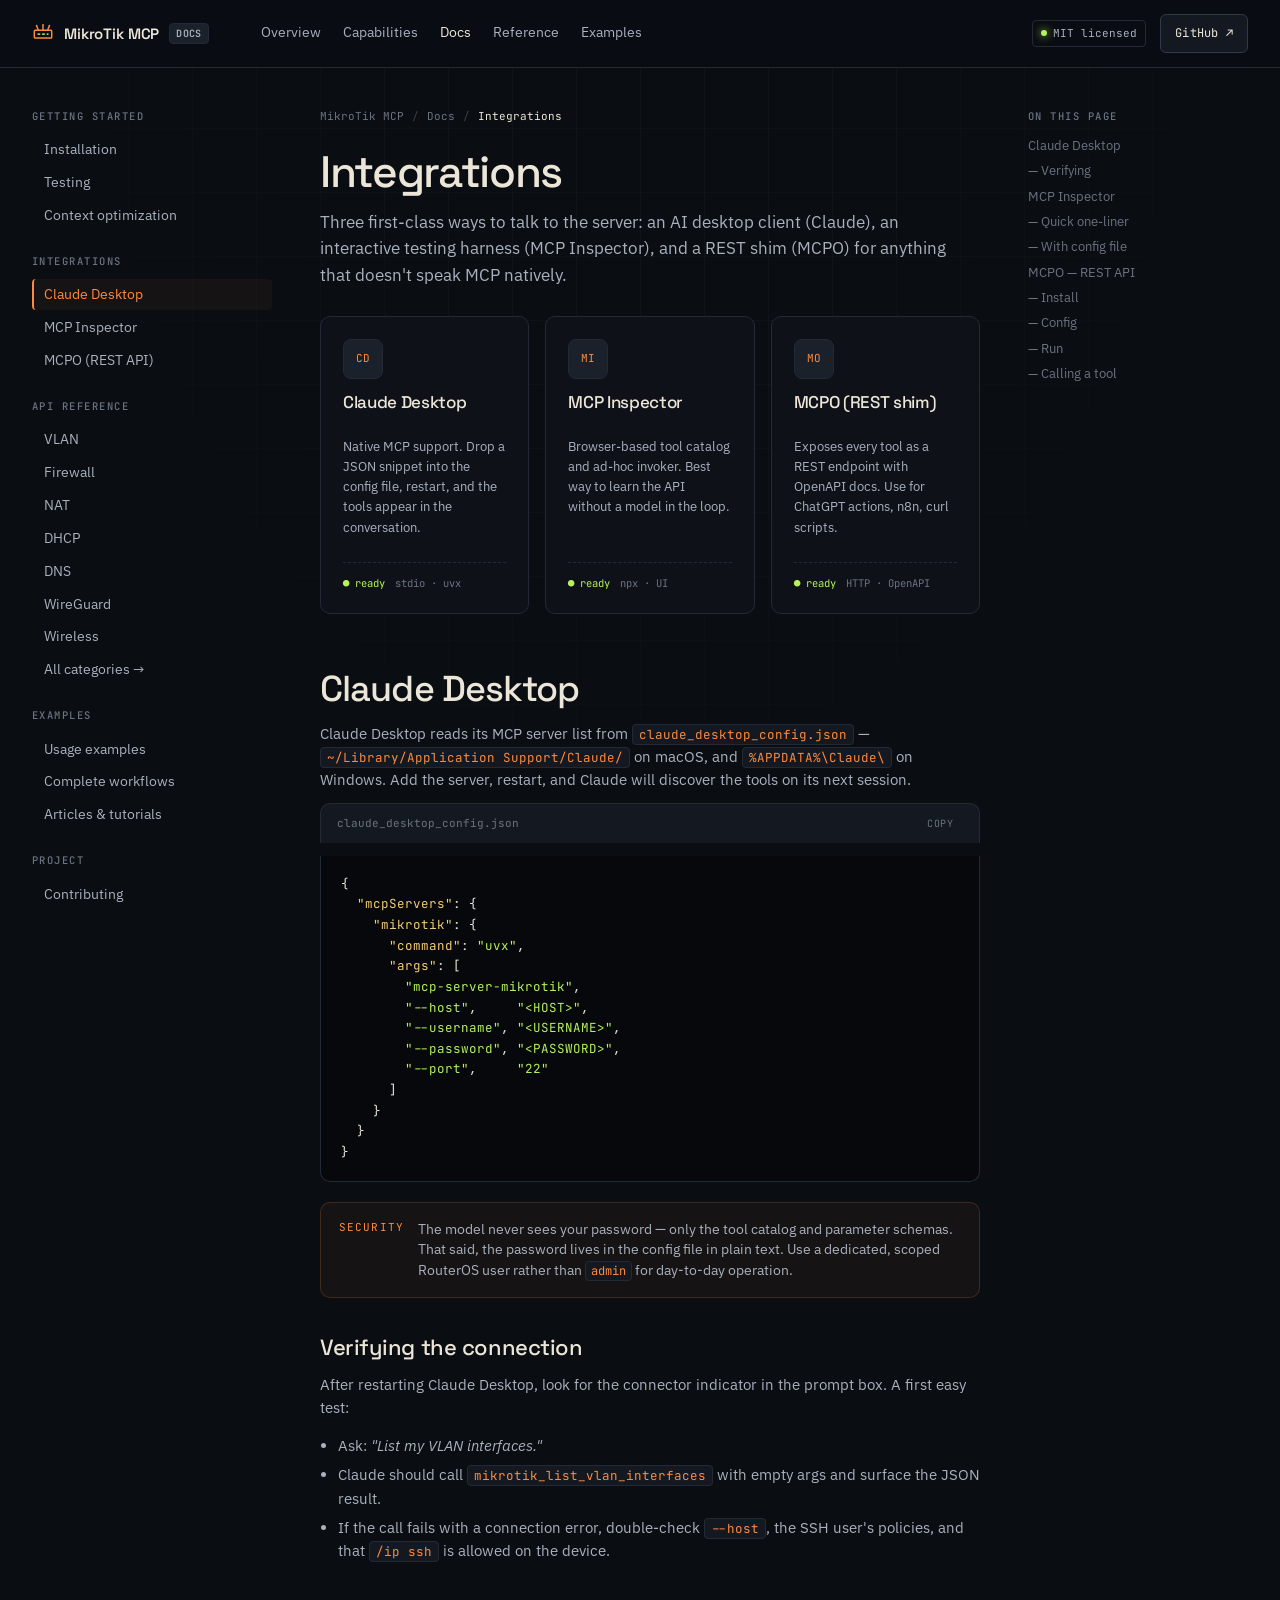
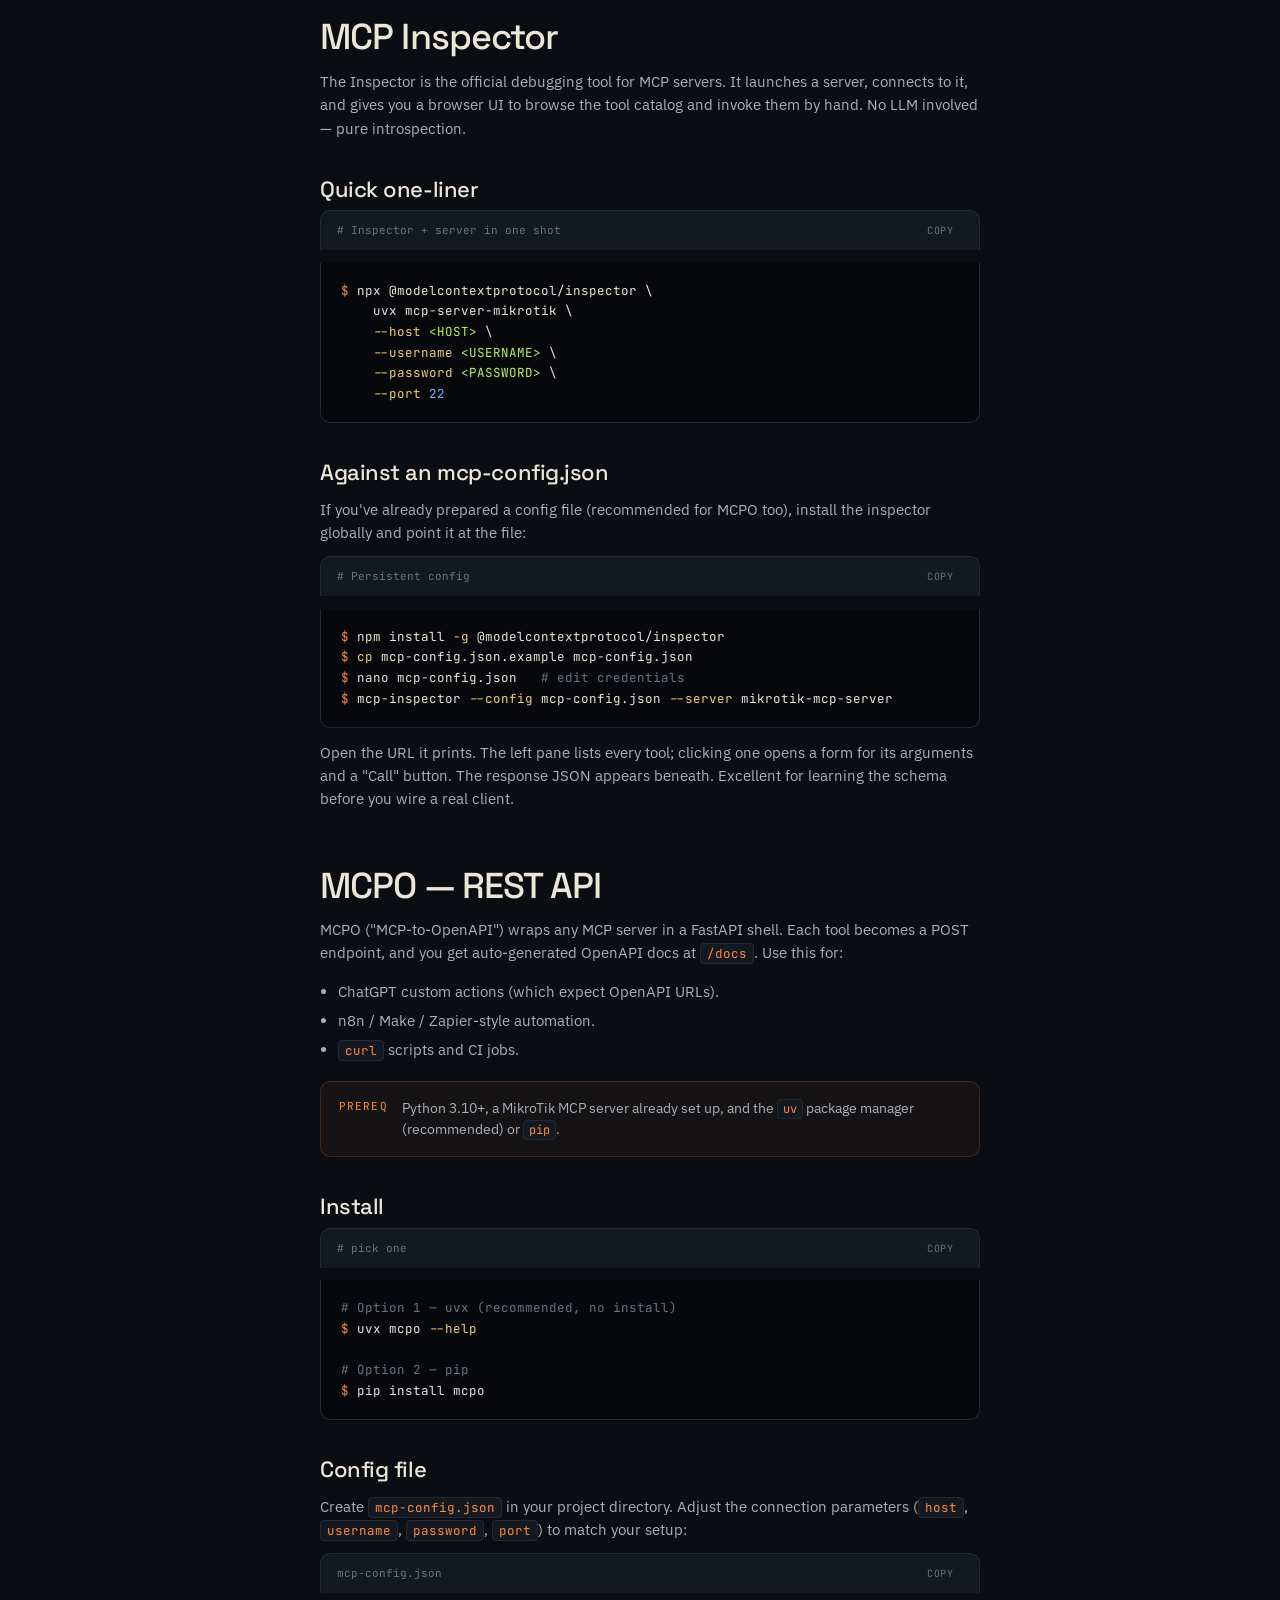
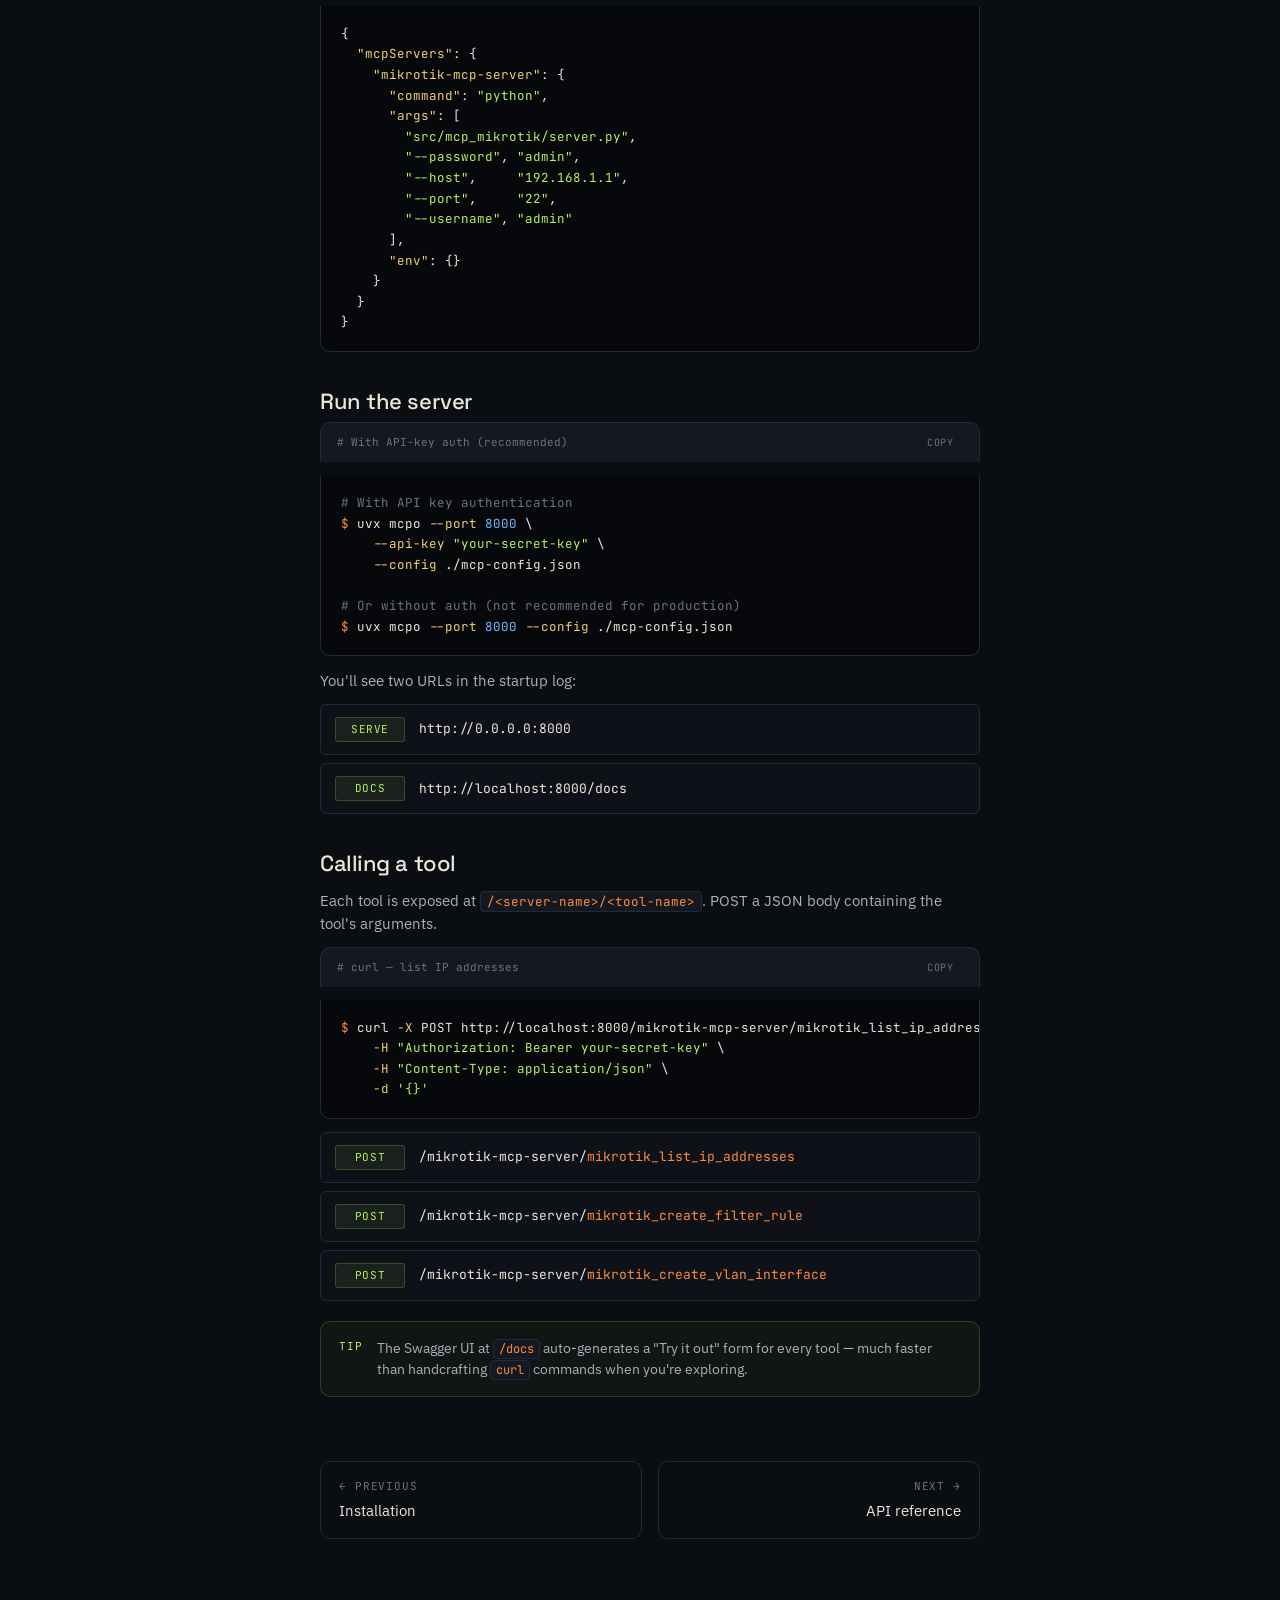
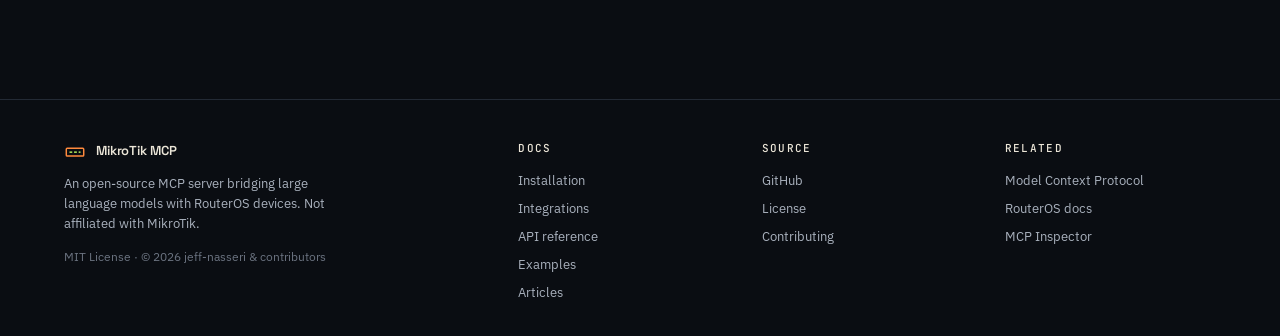
<file: website-src/docs/configure.html>
<!doctype html>
<html lang="en">
<head>
<meta charset="utf-8" />
<meta name="viewport" content="width=device-width, initial-scale=1" />
<link rel="icon" type="image/svg+xml" href="/favicon.svg" />
<link rel="icon" type="image/png" sizes="32x32" href="/favicon-32.png" />
<link rel="icon" type="image/png" sizes="16x16" href="/favicon-16.png" />
<link rel="icon" href="/favicon.ico" sizes="any" />
<link rel="apple-touch-icon" href="/apple-touch-icon.png" />
<meta name="theme-color" content="#0a0d12" />
<title>Integrations — MikroTik MCP docs</title>
<meta name="description" content="Connect MikroTik MCP to Claude Desktop, the MCP Inspector, and MCPO (MCP-to-OpenAPI). Config snippets, one-liners, and curl examples straight from the source docs." />
<link rel="preconnect" href="https://fonts.googleapis.com" />
<link rel="preconnect" href="https://fonts.gstatic.com" crossorigin />
<link href="https://fonts.googleapis.com/css2?family=Space+Grotesk:wght@400;500;600&family=IBM+Plex+Sans:wght@300;400;500;600&family=JetBrains+Mono:wght@400;500;600&display=swap" rel="stylesheet" />
<link rel="stylesheet" href="../styles.css" />
<style>
  /* Integration cards */
  .integrations-grid {
    display: grid; grid-template-columns: repeat(3, 1fr); gap: 16px;
    margin: 28px 0 48px;
  }
  .int-card {
    background: var(--bg-1); border: 1px solid var(--line);
    border-radius: var(--rad-lg); padding: 22px;
    display: flex; flex-direction: column; gap: 12px;
  }
  .int-card .logo {
    width: 40px; height: 40px; border-radius: 8px;
    background: var(--bg-3); border: 1px solid var(--line);
    display: grid; place-items: center;
    font-family: var(--mono); font-size: 11px; color: var(--amber);
  }
  .int-card h4 { font-size: 17px; }
  .int-card p { font-size: 13px; }
  .int-card .meta {
    display: flex; gap: 10px; font-family: var(--mono);
    font-size: 10.5px; color: var(--ink-mute); margin-top: auto; padding-top: 12px;
    border-top: 1px dashed var(--line);
  }
  .int-card .meta span:first-child { color: var(--lime); }

  /* Path/req row */
  .endpoint {
    display: grid; grid-template-columns: 70px 1fr;
    background: var(--bg-1); border: 1px solid var(--line);
    border-radius: var(--rad); padding: 12px 14px;
    align-items: center; margin: 8px 0;
    font-family: var(--mono); font-size: 13px;
  }
  .endpoint .method {
    font-size: 11px; letter-spacing: 0.06em; color: var(--lime);
    padding: 3px 8px; background: rgba(182,242,92,0.07);
    border-radius: 3px; text-align: center; border: 1px solid rgba(182,242,92,0.2);
  }
  .endpoint .path { color: var(--ink); padding-left: 14px; }
  .endpoint .path .ph { color: var(--amber); }

  @media (max-width: 820px) {
    .integrations-grid { grid-template-columns: 1fr; }
  }
</style>
</head>
<body>
<div class="grid-bg"></div>

<!-- NAV -->
<nav class="nav">
  <a href="../index.html" class="brand">
    <span class="brand-mark">
      <svg viewBox="0 0 24 24" width="22" height="22" fill="none" stroke="currentColor" stroke-width="1.6">
        <rect x="2.5" y="9" width="19" height="8.5" rx="1" stroke="var(--amber)"/>
        <line x1="6" y1="13.25" x2="9" y2="13.25" stroke="var(--lime)"/>
        <line x1="11" y1="13.25" x2="14" y2="13.25" stroke="var(--lime)"/>
        <line x1="16" y1="13.25" x2="18" y2="13.25" stroke="var(--lime)"/>
        <line x1="7" y1="9" x2="5" y2="4" stroke="var(--amber)"/>
        <line x1="12" y1="9" x2="12" y2="3" stroke="var(--amber)"/>
        <line x1="17" y1="9" x2="19" y2="4" stroke="var(--amber)"/>
        <circle cx="5" cy="4" r="0.9" fill="var(--amber)" stroke="none"/>
        <circle cx="12" cy="3" r="0.9" fill="var(--amber)" stroke="none"/>
        <circle cx="19" cy="4" r="0.9" fill="var(--amber)" stroke="none"/>
      </svg>
    </span>
    MikroTik MCP <span class="brand-tag">docs</span>
  </a>
  <div class="nav-links">
    <a href="../index.html#what">Overview</a>
    <a href="../index.html#capabilities">Capabilities</a>
    <a href="index.html" class="active">Docs</a>
    <a href="reference.html">Reference</a>
    <a href="examples.html">Examples</a>
  </div>
  <div class="nav-right">
    <span class="pill"><span class="dot"></span> MIT licensed</span>
    <a class="btn" href="https://github.com/jeff-nasseri/mikrotik-mcp" target="_blank" rel="noopener">GitHub ↗</a>
  </div>
</nav>

<!-- DOCS LAYOUT -->
<div class="docs">
  <!-- SIDEBAR -->
  <aside class="sidebar">
    <h6>Getting started</h6>
    <ul>
      <li><a href="index.html">Installation</a></li>
      <li><a href="index.html#testing">Testing</a></li>
      <li><a href="index.html#context">Context optimization</a></li>
    </ul>
    <h6>Integrations</h6>
    <ul>
      <li><a href="configure.html#claude" class="active">Claude Desktop</a></li>
      <li><a href="configure.html#inspector">MCP Inspector</a></li>
      <li><a href="configure.html#mcpo">MCPO (REST API)</a></li>
    </ul>
    <h6>API reference</h6>
    <ul>
      <li><a href="reference.html#vlan">VLAN</a></li>
      <li><a href="reference.html#firewall">Firewall</a></li>
      <li><a href="reference.html#nat">NAT</a></li>
      <li><a href="reference.html#dhcp">DHCP</a></li>
      <li><a href="reference.html#dns">DNS</a></li>
      <li><a href="reference.html#wireguard">WireGuard</a></li>
      <li><a href="reference.html#wireless">Wireless</a></li>
      <li><a href="reference.html">All categories →</a></li>
    </ul>
    <h6>Examples</h6>
    <ul>
      <li><a href="examples.html">Usage examples</a></li>
      <li><a href="examples.html#workflows">Complete workflows</a></li>
      <li><a href="articles.html">Articles &amp; tutorials</a></li>
    </ul>
    <h6>Project</h6>
    <ul>
      <li><a href="contributing.html">Contributing</a></li>
      <li><a href="https://github.com/jeff-nasseri/mikrotik-mcp/blob/master/LICENSE" target="_blank" rel="noopener">License</a></li>
    </ul>
  </aside>

  <!-- MAIN -->
  <main class="doc-main">
    <div class="crumbs">
      <a href="../index.html">MikroTik MCP</a> <span>/</span>
      <a href="index.html">Docs</a> <span>/</span>
      <span style="color:var(--ink);opacity:1">Integrations</span>
    </div>
    <h1 class="doc-title">Integrations</h1>
    <p class="doc-lede">
      Three first-class ways to talk to the server: an AI desktop client (Claude),
      an interactive testing harness (MCP Inspector), and a REST shim (MCPO) for
      anything that doesn't speak MCP natively.
    </p>

    <div class="integrations-grid">
      <div class="int-card">
        <div class="logo">CD</div>
        <h4>Claude Desktop</h4>
        <p>Native MCP support. Drop a JSON snippet into the config file, restart, and the tools appear in the conversation.</p>
        <div class="meta"><span>● ready</span><span>stdio · uvx</span></div>
      </div>
      <div class="int-card">
        <div class="logo">MI</div>
        <h4>MCP Inspector</h4>
        <p>Browser-based tool catalog and ad-hoc invoker. Best way to learn the API without a model in the loop.</p>
        <div class="meta"><span>● ready</span><span>npx · UI</span></div>
      </div>
      <div class="int-card">
        <div class="logo">MO</div>
        <h4>MCPO (REST shim)</h4>
        <p>Exposes every tool as a REST endpoint with OpenAPI docs. Use for ChatGPT actions, n8n, curl scripts.</p>
        <div class="meta"><span>● ready</span><span>HTTP · OpenAPI</span></div>
      </div>
    </div>

    <!-- CLAUDE -->
    <h2 id="claude">Claude Desktop</h2>
    <p>Claude Desktop reads its MCP server list from
      <code>claude_desktop_config.json</code> —
      <code>~/Library/Application Support/Claude/</code> on macOS, and
      <code>%APPDATA%\Claude\</code> on Windows. Add the server, restart, and Claude will
      discover the tools on its next session.</p>

    <div class="code-header"><span>claude_desktop_config.json</span><button class="copy-btn">Copy</button></div>
    <pre class="code">{
  <span class="k">"mcpServers"</span>: {
    <span class="k">"mikrotik"</span>: {
      <span class="k">"command"</span>: <span class="s">"uvx"</span>,
      <span class="k">"args"</span>: [
        <span class="s">"mcp-server-mikrotik"</span>,
        <span class="s">"--host"</span>,     <span class="s">"&lt;HOST&gt;"</span>,
        <span class="s">"--username"</span>, <span class="s">"&lt;USERNAME&gt;"</span>,
        <span class="s">"--password"</span>, <span class="s">"&lt;PASSWORD&gt;"</span>,
        <span class="s">"--port"</span>,     <span class="s">"22"</span>
      ]
    }
  }
}</pre>

    <div class="callout">
      <span class="icon">SECURITY</span>
      <div>
        The model never sees your password — only the tool catalog and parameter schemas.
        That said, the password lives in the config file in plain text. Use a dedicated, scoped
        RouterOS user rather than <code>admin</code> for day-to-day operation.
      </div>
    </div>

    <h3 id="claude-verify">Verifying the connection</h3>
    <p>After restarting Claude Desktop, look for the connector indicator in the prompt box.
      A first easy test:</p>
    <ul>
      <li>Ask: <em>"List my VLAN interfaces."</em></li>
      <li>Claude should call <code>mikrotik_list_vlan_interfaces</code> with empty args and surface the JSON result.</li>
      <li>If the call fails with a connection error, double-check <code>--host</code>, the SSH user's policies, and that <code>/ip ssh</code> is allowed on the device.</li>
    </ul>

    <!-- INSPECTOR -->
    <h2 id="inspector">MCP Inspector</h2>
    <p>The Inspector is the official debugging tool for MCP servers. It launches a server, connects to it,
      and gives you a browser UI to browse the tool catalog and invoke them by hand. No LLM involved —
      pure introspection.</p>

    <h3 id="inspector-quick">Quick one-liner</h3>
    <div class="code-header"><span># Inspector + server in one shot</span><button class="copy-btn">Copy</button></div>
    <pre class="code"><span class="p">$</span> npx @modelcontextprotocol/inspector \
    uvx mcp-server-mikrotik \
    <span class="k">--host</span> <span class="s">&lt;HOST&gt;</span> \
    <span class="k">--username</span> <span class="s">&lt;USERNAME&gt;</span> \
    <span class="k">--password</span> <span class="s">&lt;PASSWORD&gt;</span> \
    <span class="k">--port</span> <span class="n">22</span></pre>

    <h3 id="inspector-config">Against an mcp-config.json</h3>
    <p>If you've already prepared a config file (recommended for MCPO too), install the inspector globally
      and point it at the file:</p>

    <div class="code-header"><span># Persistent config</span><button class="copy-btn">Copy</button></div>
    <pre class="code"><span class="p">$</span> npm install <span class="k">-g</span> @modelcontextprotocol/inspector
<span class="p">$</span> <span class="k">cp</span> mcp-config.json.example mcp-config.json
<span class="p">$</span> nano mcp-config.json   <span class="c"># edit credentials</span>
<span class="p">$</span> mcp-inspector <span class="k">--config</span> mcp-config.json <span class="k">--server</span> mikrotik-mcp-server</pre>

    <p>Open the URL it prints. The left pane lists every tool; clicking one opens a form for its arguments
      and a "Call" button. The response JSON appears beneath. Excellent for learning the schema before
      you wire a real client.</p>

    <!-- MCPO -->
    <h2 id="mcpo">MCPO — REST API</h2>
    <p>MCPO ("MCP-to-OpenAPI") wraps any MCP server in a FastAPI shell. Each tool becomes a POST endpoint,
      and you get auto-generated OpenAPI docs at <code>/docs</code>. Use this for:</p>
    <ul>
      <li>ChatGPT custom actions (which expect OpenAPI URLs).</li>
      <li>n8n / Make / Zapier-style automation.</li>
      <li><code>curl</code> scripts and CI jobs.</li>
    </ul>

    <div class="callout">
      <span class="icon">PREREQ</span>
      <div>
        Python 3.10+, a MikroTik MCP server already set up, and the <code>uv</code> package manager
        (recommended) or <code>pip</code>.
      </div>
    </div>

    <h3 id="mcpo-install">Install</h3>
    <div class="code-header"><span># pick one</span><button class="copy-btn">Copy</button></div>
    <pre class="code"><span class="c"># Option 1 — uvx (recommended, no install)</span>
<span class="p">$</span> uvx mcpo <span class="k">--help</span>

<span class="c"># Option 2 — pip</span>
<span class="p">$</span> pip install mcpo</pre>

    <h3 id="mcpo-config">Config file</h3>
    <p>Create <code>mcp-config.json</code> in your project directory. Adjust the connection parameters
      (<code>host</code>, <code>username</code>, <code>password</code>, <code>port</code>) to match your setup:</p>

    <div class="code-header"><span>mcp-config.json</span><button class="copy-btn">Copy</button></div>
    <pre class="code">{
  <span class="k">"mcpServers"</span>: {
    <span class="k">"mikrotik-mcp-server"</span>: {
      <span class="k">"command"</span>: <span class="s">"python"</span>,
      <span class="k">"args"</span>: [
        <span class="s">"src/mcp_mikrotik/server.py"</span>,
        <span class="s">"--password"</span>, <span class="s">"admin"</span>,
        <span class="s">"--host"</span>,     <span class="s">"192.168.1.1"</span>,
        <span class="s">"--port"</span>,     <span class="s">"22"</span>,
        <span class="s">"--username"</span>, <span class="s">"admin"</span>
      ],
      <span class="k">"env"</span>: {}
    }
  }
}</pre>

    <h3 id="mcpo-run">Run the server</h3>
    <div class="code-header"><span># With API-key auth (recommended)</span><button class="copy-btn">Copy</button></div>
    <pre class="code"><span class="c"># With API key authentication</span>
<span class="p">$</span> uvx mcpo <span class="k">--port</span> <span class="n">8000</span> \
    <span class="k">--api-key</span> <span class="s">"your-secret-key"</span> \
    <span class="k">--config</span> ./mcp-config.json

<span class="c"># Or without auth (not recommended for production)</span>
<span class="p">$</span> uvx mcpo <span class="k">--port</span> <span class="n">8000</span> <span class="k">--config</span> ./mcp-config.json</pre>

    <p>You'll see two URLs in the startup log:</p>
    <div class="endpoint">
      <span class="method">SERVE</span>
      <span class="path">http://0.0.0.0:8000</span>
    </div>
    <div class="endpoint">
      <span class="method">DOCS</span>
      <span class="path">http://localhost:8000/docs</span>
    </div>

    <h3 id="mcpo-call">Calling a tool</h3>
    <p>Each tool is exposed at <code>/&lt;server-name&gt;/&lt;tool-name&gt;</code>. POST a JSON body containing the
      tool's arguments.</p>

    <div class="code-header"><span># curl — list IP addresses</span><button class="copy-btn">Copy</button></div>
    <pre class="code"><span class="p">$</span> curl <span class="k">-X</span> POST http://localhost:8000/mikrotik-mcp-server/mikrotik_list_ip_addresses \
    <span class="k">-H</span> <span class="s">"Authorization: Bearer your-secret-key"</span> \
    <span class="k">-H</span> <span class="s">"Content-Type: application/json"</span> \
    <span class="k">-d</span> <span class="s">'{}'</span></pre>

    <div class="endpoint">
      <span class="method">POST</span>
      <span class="path">/mikrotik-mcp-server/<span class="ph">mikrotik_list_ip_addresses</span></span>
    </div>
    <div class="endpoint">
      <span class="method">POST</span>
      <span class="path">/mikrotik-mcp-server/<span class="ph">mikrotik_create_filter_rule</span></span>
    </div>
    <div class="endpoint">
      <span class="method">POST</span>
      <span class="path">/mikrotik-mcp-server/<span class="ph">mikrotik_create_vlan_interface</span></span>
    </div>

    <div class="callout tip">
      <span class="icon">TIP</span>
      <div>
        The Swagger UI at <code>/docs</code> auto-generates a "Try it out" form for every tool — much faster
        than handcrafting <code>curl</code> commands when you're exploring.
      </div>
    </div>

    <div class="pager">
      <a href="index.html">
        <span class="label">← previous</span>
        <span class="target">Installation</span>
      </a>
      <a href="reference.html" class="next">
        <span class="label">next →</span>
        <span class="target">API reference</span>
      </a>
    </div>
  </main>

  <!-- TOC -->
  <aside class="toc">
    <h6>On this page</h6>
    <ul>
      <li><a href="#claude">Claude Desktop</a></li>
      <li><a href="#claude-verify">— Verifying</a></li>
      <li><a href="#inspector">MCP Inspector</a></li>
      <li><a href="#inspector-quick">— Quick one-liner</a></li>
      <li><a href="#inspector-config">— With config file</a></li>
      <li><a href="#mcpo">MCPO — REST API</a></li>
      <li><a href="#mcpo-install">— Install</a></li>
      <li><a href="#mcpo-config">— Config</a></li>
      <li><a href="#mcpo-run">— Run</a></li>
      <li><a href="#mcpo-call">— Calling a tool</a></li>
    </ul>
  </aside>
</div>

<!-- FOOTER -->
<footer class="footer">
  <div class="wrap">
    <div>
      <div class="brand" style="margin-bottom: 12px;">
        <span class="brand-mark">
          <svg viewBox="0 0 24 24" width="22" height="22" fill="none" stroke="currentColor" stroke-width="1.6">
            <rect x="2.5" y="9" width="19" height="8.5" rx="1" stroke="var(--amber)"/>
            <line x1="6" y1="13.25" x2="9" y2="13.25" stroke="var(--lime)"/>
            <line x1="11" y1="13.25" x2="14" y2="13.25" stroke="var(--lime)"/>
            <line x1="16" y1="13.25" x2="18" y2="13.25" stroke="var(--lime)"/>
          </svg>
        </span>
        MikroTik MCP
      </div>
      <p style="font-size:13px;max-width:280px;">An open-source MCP server bridging large language models with RouterOS devices. Not affiliated with MikroTik.</p>
      <p style="margin-top: 14px; font-size: 12px; color: var(--ink-mute);">MIT License · © 2026 jeff-nasseri &amp; contributors</p>
    </div>
    <div>
      <h5>Docs</h5>
      <ul>
        <li><a href="index.html">Installation</a></li>
        <li><a href="configure.html">Integrations</a></li>
        <li><a href="reference.html">API reference</a></li>
        <li><a href="examples.html">Examples</a></li>
        <li><a href="articles.html">Articles</a></li>
      </ul>
    </div>
    <div>
      <h5>Source</h5>
      <ul>
        <li><a href="https://github.com/jeff-nasseri/mikrotik-mcp" target="_blank" rel="noopener">GitHub</a></li>
        <li><a href="https://github.com/jeff-nasseri/mikrotik-mcp/blob/master/LICENSE" target="_blank" rel="noopener">License</a></li>
        <li><a href="contributing.html">Contributing</a></li>
      </ul>
    </div>
    <div>
      <h5>Related</h5>
      <ul>
        <li><a href="https://modelcontextprotocol.io" target="_blank" rel="noopener">Model Context Protocol</a></li>
        <li><a href="https://help.mikrotik.com/docs" target="_blank" rel="noopener">RouterOS docs</a></li>
        <li><a href="https://github.com/modelcontextprotocol/inspector" target="_blank" rel="noopener">MCP Inspector</a></li>
      </ul>
    </div>
  </div>
</footer>

<script>
  document.querySelectorAll('.copy-btn').forEach(btn => {
    btn.addEventListener('click', () => {
      const code = btn.closest('.code-header').nextElementSibling.innerText;
      navigator.clipboard.writeText(code).then(() => {
        const orig = btn.textContent;
        btn.textContent = 'Copied';
        setTimeout(() => btn.textContent = orig, 1200);
      });
    });
  });
</script>
</body>
</html>
</file>
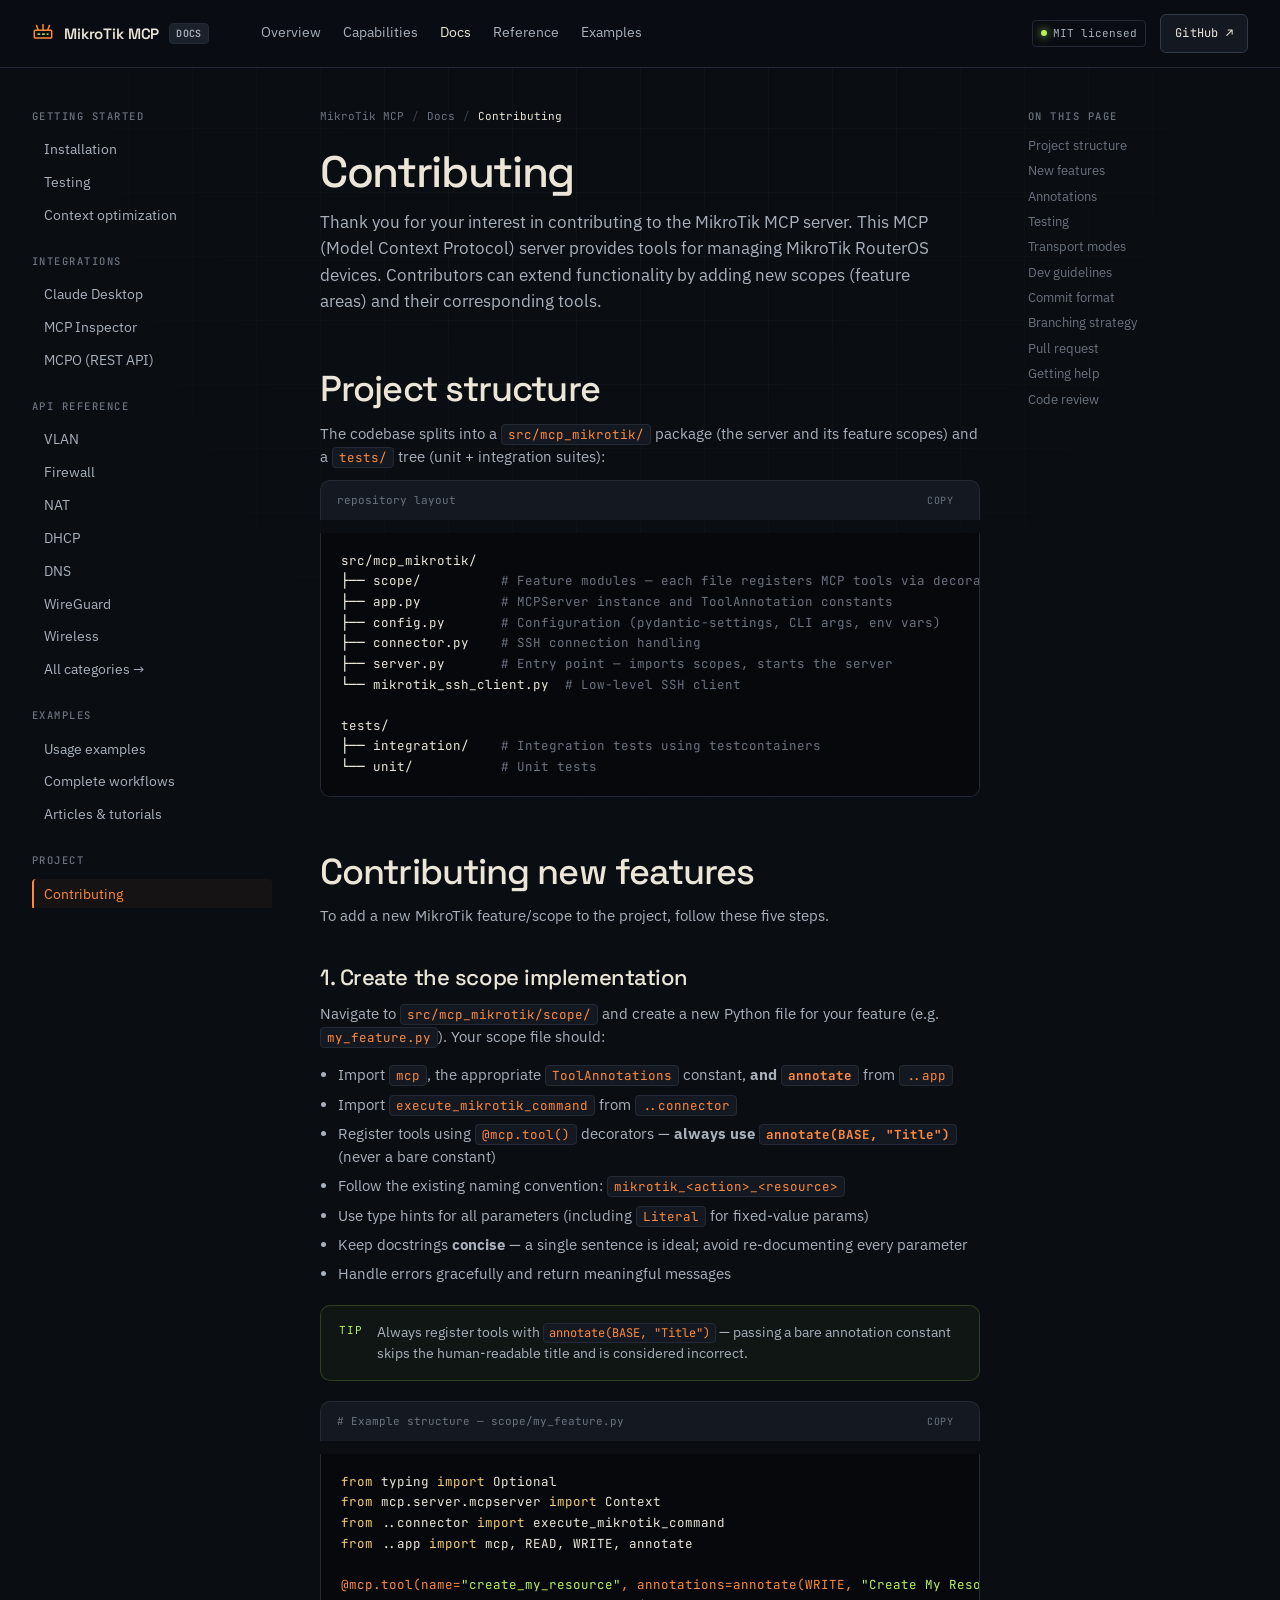
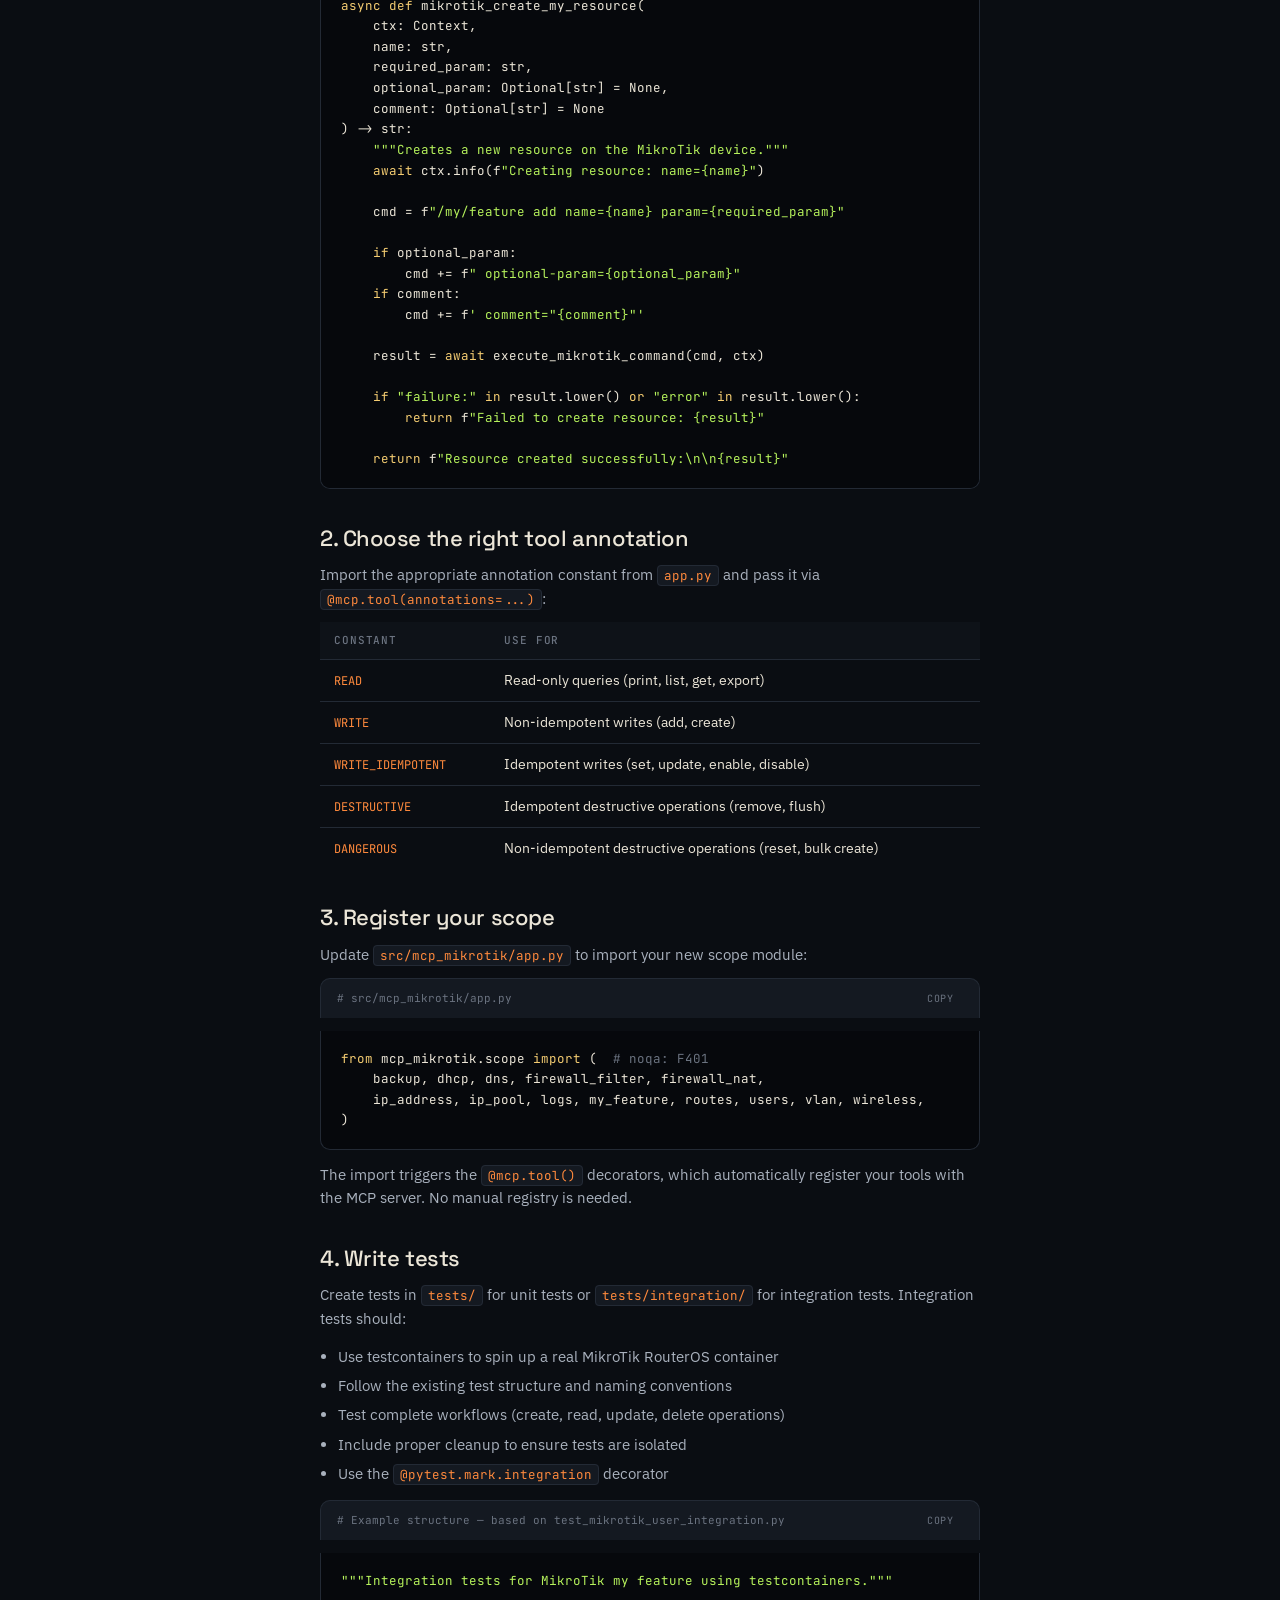
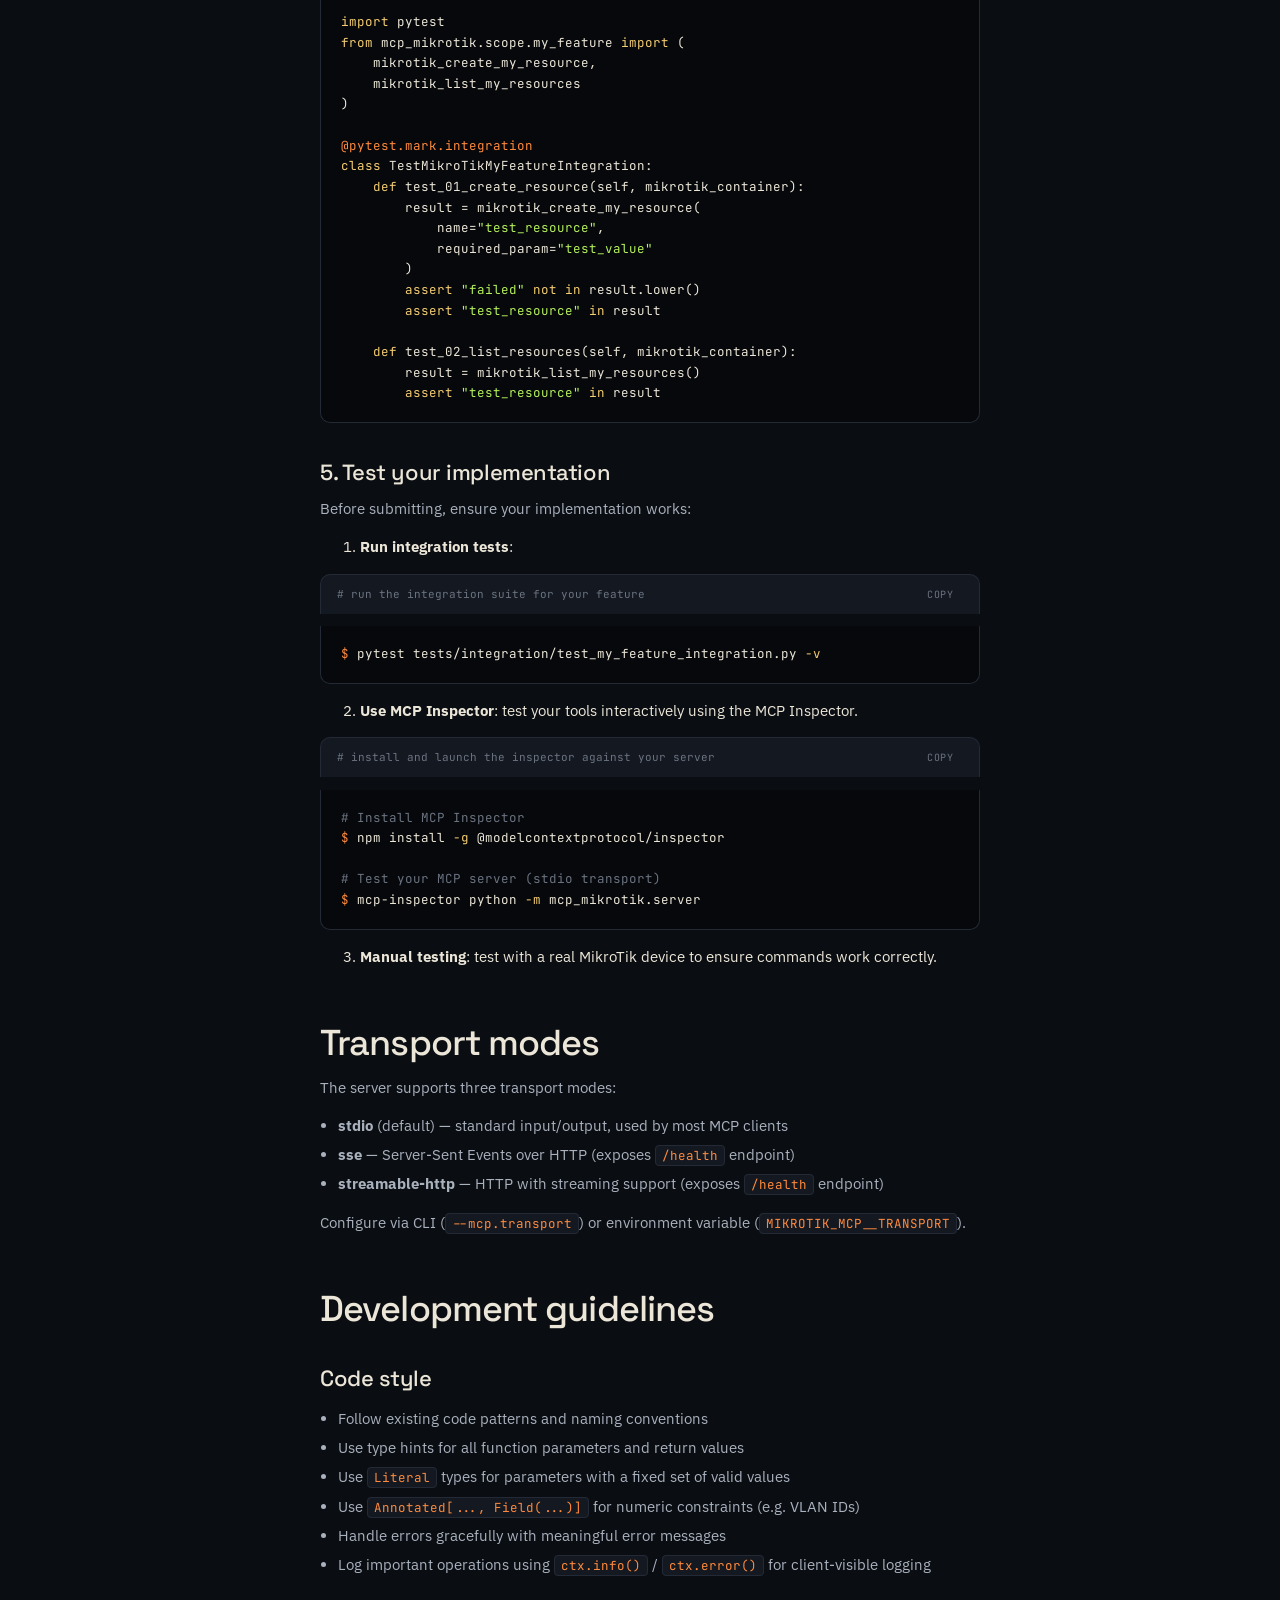
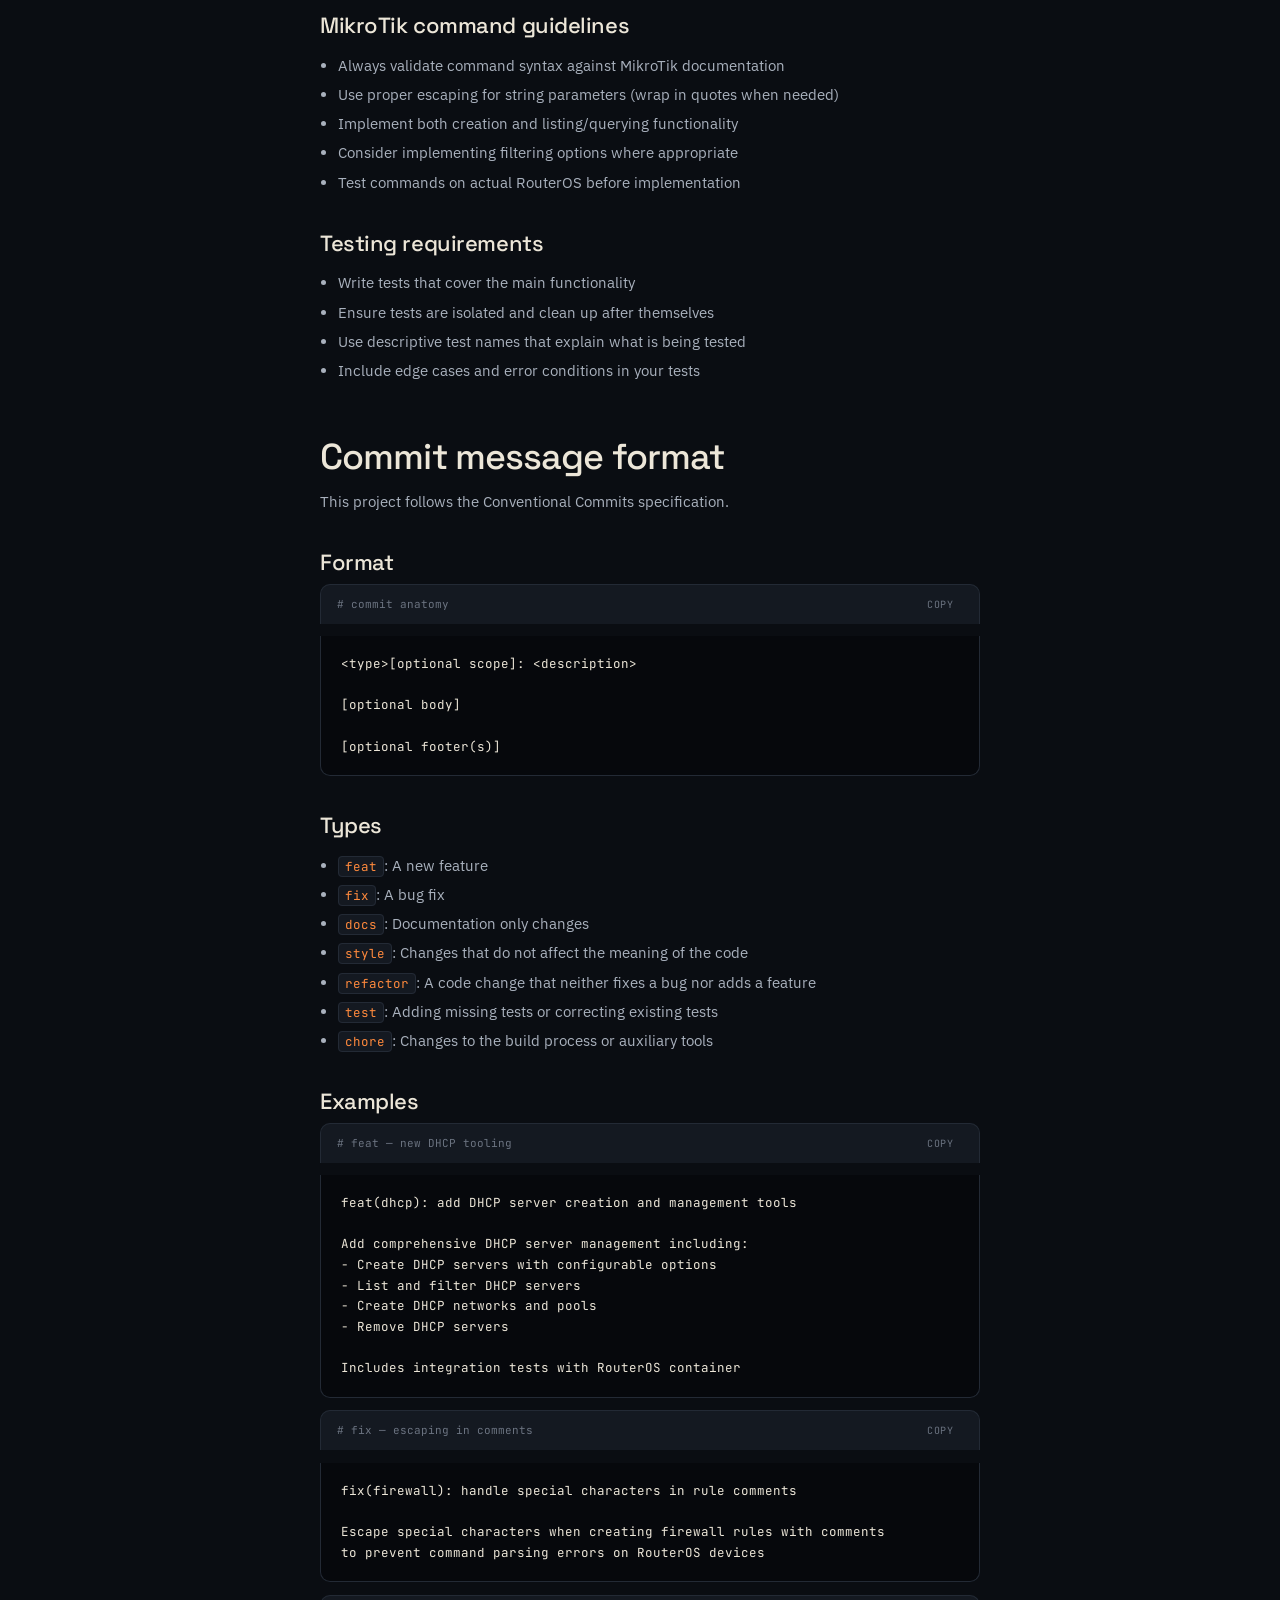
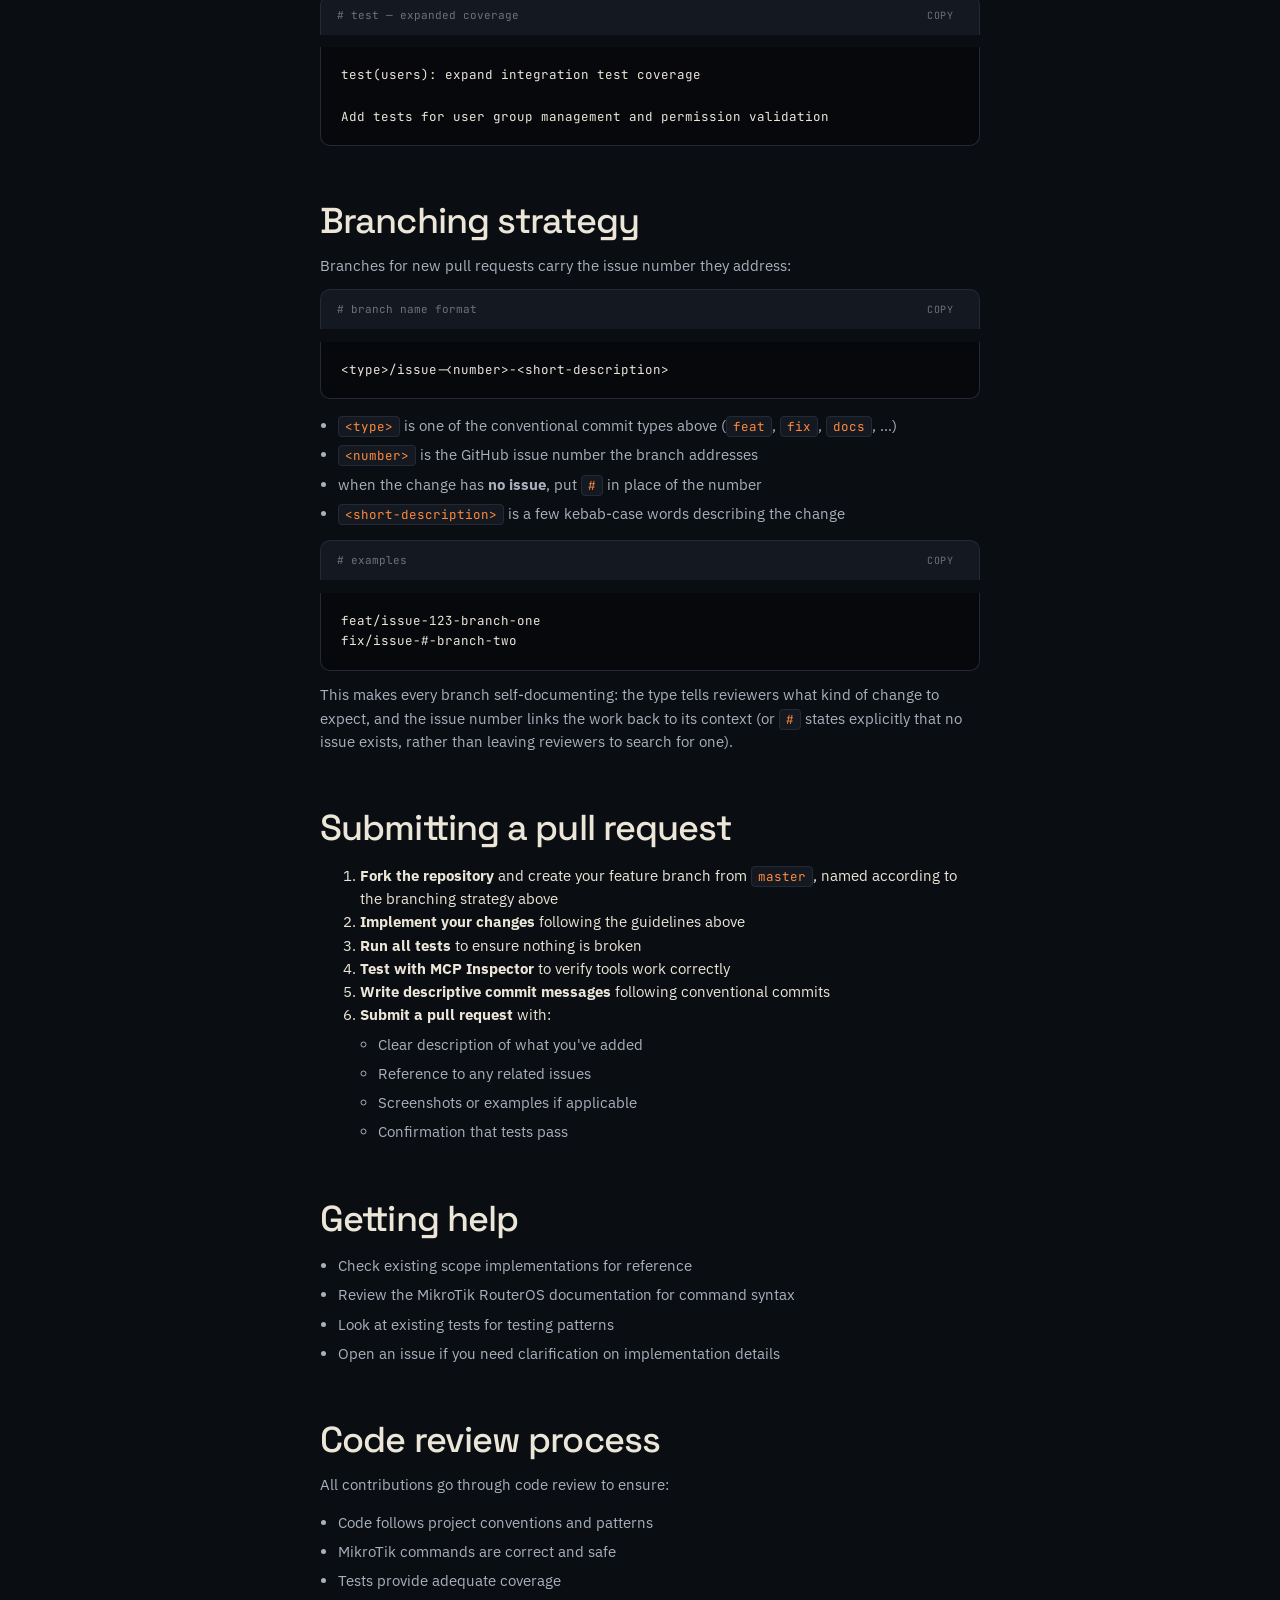
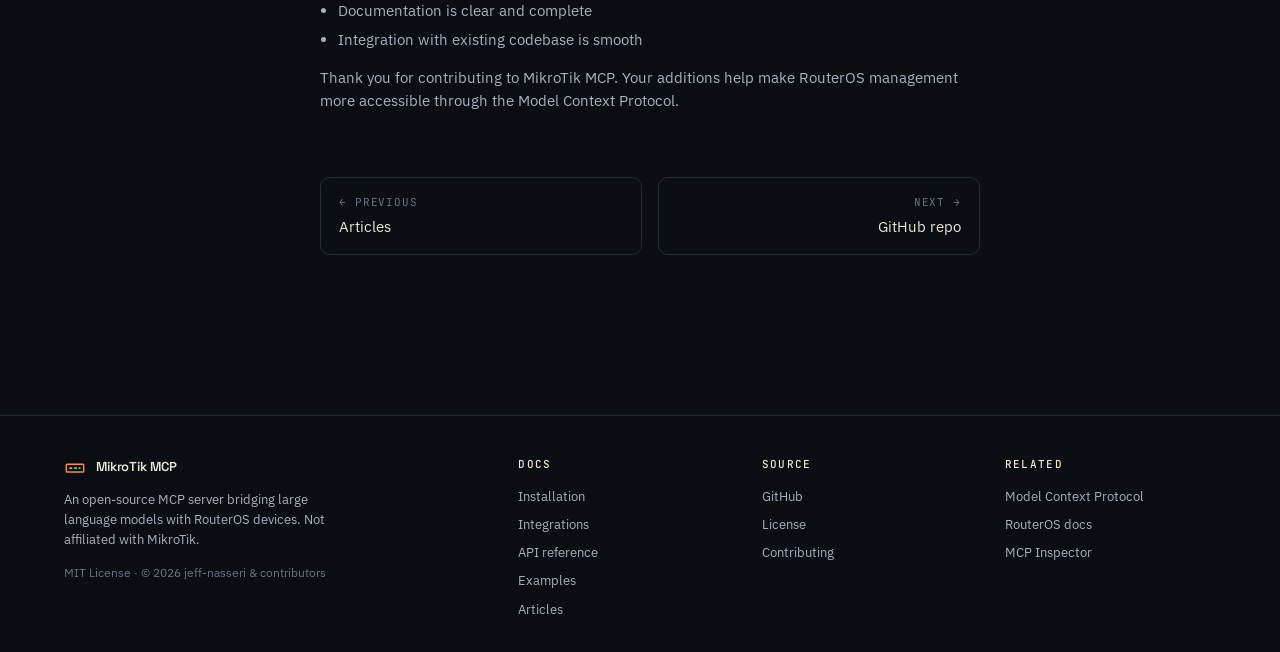
<file: website-src/docs/contributing.html>
<!doctype html>
<html lang="en">
<head>
<meta charset="utf-8" />
<meta name="viewport" content="width=device-width, initial-scale=1" />
<link rel="icon" type="image/svg+xml" href="/favicon.svg" />
<link rel="icon" type="image/png" sizes="32x32" href="/favicon-32.png" />
<link rel="icon" type="image/png" sizes="16x16" href="/favicon-16.png" />
<link rel="icon" href="/favicon.ico" sizes="any" />
<link rel="apple-touch-icon" href="/apple-touch-icon.png" />
<meta name="theme-color" content="#0a0d12" />
<title>Contributing — MikroTik MCP docs</title>
<meta name="description" content="How to contribute to MikroTik MCP: project structure, adding a new scope/tool, tool-annotation constants, writing tests with testcontainers, Conventional Commits, and the pull-request process." />
<link rel="preconnect" href="https://fonts.googleapis.com" />
<link rel="preconnect" href="https://fonts.gstatic.com" crossorigin />
<link href="https://fonts.googleapis.com/css2?family=Space+Grotesk:wght@400;500;600&family=IBM+Plex+Sans:wght@300;400;500;600&family=JetBrains+Mono:wght@400;500;600&display=swap" rel="stylesheet" />
<link rel="stylesheet" href="../styles.css" />
</head>
<body>
<div class="grid-bg"></div>

<!-- NAV -->
<nav class="nav">
  <a href="../index.html" class="brand">
    <span class="brand-mark">
      <svg viewBox="0 0 24 24" width="22" height="22" fill="none" stroke="currentColor" stroke-width="1.6">
        <rect x="2.5" y="9" width="19" height="8.5" rx="1" stroke="var(--amber)"/>
        <line x1="6" y1="13.25" x2="9" y2="13.25" stroke="var(--lime)"/>
        <line x1="11" y1="13.25" x2="14" y2="13.25" stroke="var(--lime)"/>
        <line x1="16" y1="13.25" x2="18" y2="13.25" stroke="var(--lime)"/>
        <line x1="7" y1="9" x2="5" y2="4" stroke="var(--amber)"/>
        <line x1="12" y1="9" x2="12" y2="3" stroke="var(--amber)"/>
        <line x1="17" y1="9" x2="19" y2="4" stroke="var(--amber)"/>
        <circle cx="5" cy="4" r="0.9" fill="var(--amber)" stroke="none"/>
        <circle cx="12" cy="3" r="0.9" fill="var(--amber)" stroke="none"/>
        <circle cx="19" cy="4" r="0.9" fill="var(--amber)" stroke="none"/>
      </svg>
    </span>
    MikroTik MCP <span class="brand-tag">docs</span>
  </a>
  <div class="nav-links">
    <a href="../index.html#what">Overview</a>
    <a href="../index.html#capabilities">Capabilities</a>
    <a href="index.html" class="active">Docs</a>
    <a href="reference.html">Reference</a>
    <a href="examples.html">Examples</a>
  </div>
  <div class="nav-right">
    <span class="pill"><span class="dot"></span> MIT licensed</span>
    <a class="btn" href="https://github.com/jeff-nasseri/mikrotik-mcp" target="_blank" rel="noopener">GitHub ↗</a>
  </div>
</nav>

<!-- DOCS LAYOUT -->
<div class="docs">
  <!-- SIDEBAR -->
  <aside class="sidebar">
    <h6>Getting started</h6>
    <ul>
      <li><a href="index.html">Installation</a></li>
      <li><a href="index.html#testing">Testing</a></li>
      <li><a href="index.html#context">Context optimization</a></li>
    </ul>
    <h6>Integrations</h6>
    <ul>
      <li><a href="configure.html#claude">Claude Desktop</a></li>
      <li><a href="configure.html#inspector">MCP Inspector</a></li>
      <li><a href="configure.html#mcpo">MCPO (REST API)</a></li>
    </ul>
    <h6>API reference</h6>
    <ul>
      <li><a href="reference.html#vlan">VLAN</a></li>
      <li><a href="reference.html#firewall">Firewall</a></li>
      <li><a href="reference.html#nat">NAT</a></li>
      <li><a href="reference.html#dhcp">DHCP</a></li>
      <li><a href="reference.html#dns">DNS</a></li>
      <li><a href="reference.html#wireguard">WireGuard</a></li>
      <li><a href="reference.html#wireless">Wireless</a></li>
      <li><a href="reference.html">All categories →</a></li>
    </ul>
    <h6>Examples</h6>
    <ul>
      <li><a href="examples.html">Usage examples</a></li>
      <li><a href="examples.html#workflows">Complete workflows</a></li>
      <li><a href="articles.html">Articles &amp; tutorials</a></li>
    </ul>
    <h6>Project</h6>
    <ul>
      <li><a href="contributing.html" class="active">Contributing</a></li>
      <li><a href="https://github.com/jeff-nasseri/mikrotik-mcp/blob/master/LICENSE" target="_blank" rel="noopener">License</a></li>
    </ul>
  </aside>

  <!-- MAIN -->
  <main class="doc-main">
    <div class="crumbs">
      <a href="../index.html">MikroTik MCP</a> <span>/</span>
      <a href="index.html">Docs</a> <span>/</span>
      <span style="color:var(--ink);opacity:1">Contributing</span>
    </div>
    <h1 class="doc-title">Contributing</h1>
    <p class="doc-lede">
      Thank you for your interest in contributing to the MikroTik MCP server. This MCP
      (Model Context Protocol) server provides tools for managing MikroTik RouterOS devices.
      Contributors can extend functionality by adding new scopes (feature areas) and their
      corresponding tools.
    </p>

    <!-- PROJECT STRUCTURE -->
    <h2 id="structure">Project structure</h2>
    <p>The codebase splits into a <code>src/mcp_mikrotik/</code> package (the server and its
      feature scopes) and a <code>tests/</code> tree (unit + integration suites):</p>

    <div class="code-header"><span>repository layout</span><button class="copy-btn">Copy</button></div>
    <pre class="code">src/mcp_mikrotik/
├── scope/          <span class="c"># Feature modules — each file registers MCP tools via decorators</span>
├── app.py          <span class="c"># MCPServer instance and ToolAnnotation constants</span>
├── config.py       <span class="c"># Configuration (pydantic-settings, CLI args, env vars)</span>
├── connector.py    <span class="c"># SSH connection handling</span>
├── server.py       <span class="c"># Entry point — imports scopes, starts the server</span>
└── mikrotik_ssh_client.py  <span class="c"># Low-level SSH client</span>

tests/
├── integration/    <span class="c"># Integration tests using testcontainers</span>
└── unit/           <span class="c"># Unit tests</span></pre>

    <!-- NEW FEATURES -->
    <h2 id="features">Contributing new features</h2>
    <p>To add a new MikroTik feature/scope to the project, follow these five steps.</p>

    <h3 id="features-scope">1. Create the scope implementation</h3>
    <p>Navigate to <code>src/mcp_mikrotik/scope/</code> and create a new Python file for your
      feature (e.g. <code>my_feature.py</code>). Your scope file should:</p>
    <ul>
      <li>Import <code>mcp</code>, the appropriate <code>ToolAnnotations</code> constant,
        <strong>and <code>annotate</code></strong> from <code>..app</code></li>
      <li>Import <code>execute_mikrotik_command</code> from <code>..connector</code></li>
      <li>Register tools using <code>@mcp.tool()</code> decorators —
        <strong>always use <code>annotate(BASE, "Title")</code></strong> (never a bare constant)</li>
      <li>Follow the existing naming convention: <code>mikrotik_&lt;action&gt;_&lt;resource&gt;</code></li>
      <li>Use type hints for all parameters (including <code>Literal</code> for fixed-value params)</li>
      <li>Keep docstrings <strong>concise</strong> — a single sentence is ideal; avoid
        re-documenting every parameter</li>
      <li>Handle errors gracefully and return meaningful messages</li>
    </ul>

    <div class="callout tip">
      <span class="icon">TIP</span>
      <div>
        Always register tools with <code>annotate(BASE, "Title")</code> — passing a bare
        annotation constant skips the human-readable title and is considered incorrect.
      </div>
    </div>

    <div class="code-header"><span># Example structure — scope/my_feature.py</span><button class="copy-btn">Copy</button></div>
    <pre class="code"><span class="k">from</span> typing <span class="k">import</span> Optional
<span class="k">from</span> mcp.server.mcpserver <span class="k">import</span> Context
<span class="k">from</span> ..connector <span class="k">import</span> execute_mikrotik_command
<span class="k">from</span> ..app <span class="k">import</span> mcp, READ, WRITE, annotate

<span class="p">@mcp.tool(name=</span><span class="s">"create_my_resource"</span><span class="p">, annotations=annotate(WRITE, </span><span class="s">"Create My Resource"</span><span class="p">))</span>
<span class="k">async def</span> mikrotik_create_my_resource(
    ctx: Context,
    name: str,
    required_param: str,
    optional_param: Optional[str] = None,
    comment: Optional[str] = None
) -&gt; str:
    <span class="s">"""Creates a new resource on the MikroTik device."""</span>
    <span class="k">await</span> ctx.info(f<span class="s">"Creating resource: name={name}"</span>)

    cmd = f<span class="s">"/my/feature add name={name} param={required_param}"</span>

    <span class="k">if</span> optional_param:
        cmd += f<span class="s">" optional-param={optional_param}"</span>
    <span class="k">if</span> comment:
        cmd += f<span class="s">' comment="{comment}"'</span>

    result = <span class="k">await</span> execute_mikrotik_command(cmd, ctx)

    <span class="k">if</span> <span class="s">"failure:"</span> <span class="k">in</span> result.lower() <span class="k">or</span> <span class="s">"error"</span> <span class="k">in</span> result.lower():
        <span class="k">return</span> f<span class="s">"Failed to create resource: {result}"</span>

    <span class="k">return</span> f<span class="s">"Resource created successfully:\n\n{result}"</span></pre>

    <h3 id="annotations">2. Choose the right tool annotation</h3>
    <p>Import the appropriate annotation constant from <code>app.py</code> and pass it via
      <code>@mcp.tool(annotations=...)</code>:</p>

    <table class="table">
      <thead>
        <tr><th>Constant</th><th>Use for</th></tr>
      </thead>
      <tbody>
        <tr><td><code>READ</code></td><td>Read-only queries (print, list, get, export)</td></tr>
        <tr><td><code>WRITE</code></td><td>Non-idempotent writes (add, create)</td></tr>
        <tr><td><code>WRITE_IDEMPOTENT</code></td><td>Idempotent writes (set, update, enable, disable)</td></tr>
        <tr><td><code>DESTRUCTIVE</code></td><td>Idempotent destructive operations (remove, flush)</td></tr>
        <tr><td><code>DANGEROUS</code></td><td>Non-idempotent destructive operations (reset, bulk create)</td></tr>
      </tbody>
    </table>

    <h3 id="features-register">3. Register your scope</h3>
    <p>Update <code>src/mcp_mikrotik/app.py</code> to import your new scope module:</p>

    <div class="code-header"><span># src/mcp_mikrotik/app.py</span><button class="copy-btn">Copy</button></div>
    <pre class="code"><span class="k">from</span> mcp_mikrotik.scope <span class="k">import</span> (  <span class="c"># noqa: F401</span>
    backup, dhcp, dns, firewall_filter, firewall_nat,
    ip_address, ip_pool, logs, my_feature, routes, users, vlan, wireless,
)</pre>

    <p>The import triggers the <code>@mcp.tool()</code> decorators, which automatically register
      your tools with the MCP server. No manual registry is needed.</p>

    <h3 id="testing">4. Write tests</h3>
    <p>Create tests in <code>tests/</code> for unit tests or <code>tests/integration/</code> for
      integration tests. Integration tests should:</p>
    <ul>
      <li>Use testcontainers to spin up a real MikroTik RouterOS container</li>
      <li>Follow the existing test structure and naming conventions</li>
      <li>Test complete workflows (create, read, update, delete operations)</li>
      <li>Include proper cleanup to ensure tests are isolated</li>
      <li>Use the <code>@pytest.mark.integration</code> decorator</li>
    </ul>

    <div class="code-header"><span># Example structure — based on test_mikrotik_user_integration.py</span><button class="copy-btn">Copy</button></div>
    <pre class="code"><span class="s">"""Integration tests for MikroTik my feature using testcontainers."""</span>

<span class="k">import</span> pytest
<span class="k">from</span> mcp_mikrotik.scope.my_feature <span class="k">import</span> (
    mikrotik_create_my_resource,
    mikrotik_list_my_resources
)

<span class="p">@pytest.mark.integration</span>
<span class="k">class</span> TestMikroTikMyFeatureIntegration:
    <span class="k">def</span> test_01_create_resource(self, mikrotik_container):
        result = mikrotik_create_my_resource(
            name=<span class="s">"test_resource"</span>,
            required_param=<span class="s">"test_value"</span>
        )
        <span class="k">assert</span> <span class="s">"failed"</span> <span class="k">not in</span> result.lower()
        <span class="k">assert</span> <span class="s">"test_resource"</span> <span class="k">in</span> result

    <span class="k">def</span> test_02_list_resources(self, mikrotik_container):
        result = mikrotik_list_my_resources()
        <span class="k">assert</span> <span class="s">"test_resource"</span> <span class="k">in</span> result</pre>

    <h3 id="features-test">5. Test your implementation</h3>
    <p>Before submitting, ensure your implementation works:</p>
    <ol>
      <li><strong>Run integration tests</strong>:</li>
    </ol>
    <div class="code-header"><span># run the integration suite for your feature</span><button class="copy-btn">Copy</button></div>
    <pre class="code"><span class="p">$</span> pytest tests/integration/test_my_feature_integration.py <span class="k">-v</span></pre>

    <ol start="2">
      <li><strong>Use MCP Inspector</strong>: test your tools interactively using the
        <a href="https://github.com/modelcontextprotocol/inspector" target="_blank" rel="noopener">MCP Inspector</a>.</li>
    </ol>
    <div class="code-header"><span># install and launch the inspector against your server</span><button class="copy-btn">Copy</button></div>
    <pre class="code"><span class="c"># Install MCP Inspector</span>
<span class="p">$</span> npm install <span class="k">-g</span> @modelcontextprotocol/inspector

<span class="c"># Test your MCP server (stdio transport)</span>
<span class="p">$</span> mcp-inspector python <span class="k">-m</span> mcp_mikrotik.server</pre>

    <ol start="3">
      <li><strong>Manual testing</strong>: test with a real MikroTik device to ensure commands
        work correctly.</li>
    </ol>

    <!-- TRANSPORT MODES -->
    <h2 id="transport">Transport modes</h2>
    <p>The server supports three transport modes:</p>
    <ul>
      <li><strong>stdio</strong> (default) — standard input/output, used by most MCP clients</li>
      <li><strong>sse</strong> — Server-Sent Events over HTTP (exposes <code>/health</code> endpoint)</li>
      <li><strong>streamable-http</strong> — HTTP with streaming support (exposes <code>/health</code> endpoint)</li>
    </ul>
    <p>Configure via CLI (<code>--mcp.transport</code>) or environment variable
      (<code>MIKROTIK_MCP__TRANSPORT</code>).</p>

    <!-- DEVELOPMENT GUIDELINES -->
    <h2 id="guidelines">Development guidelines</h2>

    <h3 id="guidelines-style">Code style</h3>
    <ul>
      <li>Follow existing code patterns and naming conventions</li>
      <li>Use type hints for all function parameters and return values</li>
      <li>Use <code>Literal</code> types for parameters with a fixed set of valid values</li>
      <li>Use <code>Annotated[..., Field(...)]</code> for numeric constraints (e.g. VLAN IDs)</li>
      <li>Handle errors gracefully with meaningful error messages</li>
      <li>Log important operations using <code>ctx.info()</code> / <code>ctx.error()</code> for
        client-visible logging</li>
    </ul>

    <h3 id="guidelines-commands">MikroTik command guidelines</h3>
    <ul>
      <li>Always validate command syntax against MikroTik documentation</li>
      <li>Use proper escaping for string parameters (wrap in quotes when needed)</li>
      <li>Implement both creation and listing/querying functionality</li>
      <li>Consider implementing filtering options where appropriate</li>
      <li>Test commands on actual RouterOS before implementation</li>
    </ul>

    <h3 id="guidelines-testing">Testing requirements</h3>
    <ul>
      <li>Write tests that cover the main functionality</li>
      <li>Ensure tests are isolated and clean up after themselves</li>
      <li>Use descriptive test names that explain what is being tested</li>
      <li>Include edge cases and error conditions in your tests</li>
    </ul>

    <!-- COMMIT FORMAT -->
    <h2 id="commits">Commit message format</h2>
    <p>This project follows the
      <a href="https://www.conventionalcommits.org/" target="_blank" rel="noopener">Conventional Commits</a>
      specification.</p>

    <h3 id="commits-format">Format</h3>
    <div class="code-header"><span># commit anatomy</span><button class="copy-btn">Copy</button></div>
    <pre class="code">&lt;type&gt;[optional scope]: &lt;description&gt;

[optional body]

[optional footer(s)]</pre>

    <h3 id="commits-types">Types</h3>
    <ul>
      <li><code>feat</code>: A new feature</li>
      <li><code>fix</code>: A bug fix</li>
      <li><code>docs</code>: Documentation only changes</li>
      <li><code>style</code>: Changes that do not affect the meaning of the code</li>
      <li><code>refactor</code>: A code change that neither fixes a bug nor adds a feature</li>
      <li><code>test</code>: Adding missing tests or correcting existing tests</li>
      <li><code>chore</code>: Changes to the build process or auxiliary tools</li>
    </ul>

    <h3 id="commits-examples">Examples</h3>
    <div class="code-header"><span># feat — new DHCP tooling</span><button class="copy-btn">Copy</button></div>
    <pre class="code">feat(dhcp): add DHCP server creation and management tools

Add comprehensive DHCP server management including:
- Create DHCP servers with configurable options
- List and filter DHCP servers
- Create DHCP networks and pools
- Remove DHCP servers

Includes integration tests with RouterOS container</pre>

    <div class="code-header"><span># fix — escaping in comments</span><button class="copy-btn">Copy</button></div>
    <pre class="code">fix(firewall): handle special characters in rule comments

Escape special characters when creating firewall rules with comments
to prevent command parsing errors on RouterOS devices</pre>

    <div class="code-header"><span># test — expanded coverage</span><button class="copy-btn">Copy</button></div>
    <pre class="code">test(users): expand integration test coverage

Add tests for user group management and permission validation</pre>

    <!-- PULL REQUEST -->
    <h2 id="branching">Branching strategy</h2>
    <p>Branches for new pull requests carry the issue number they address:</p>
    <div class="code-header"><span># branch name format</span><button class="copy-btn">Copy</button></div>
    <pre class="code">&lt;type&gt;/issue-&lt;number&gt;-&lt;short-description&gt;</pre>
    <ul>
      <li><code>&lt;type&gt;</code> is one of the conventional commit types above (<code>feat</code>, <code>fix</code>, <code>docs</code>, …)</li>
      <li><code>&lt;number&gt;</code> is the GitHub issue number the branch addresses</li>
      <li>when the change has <strong>no issue</strong>, put <code>#</code> in place of the number</li>
      <li><code>&lt;short-description&gt;</code> is a few kebab-case words describing the change</li>
    </ul>
    <div class="code-header"><span># examples</span><button class="copy-btn">Copy</button></div>
    <pre class="code">feat/issue-123-branch-one
fix/issue-#-branch-two</pre>
    <p>This makes every branch self-documenting: the type tells reviewers what kind of change to
      expect, and the issue number links the work back to its context (or <code>#</code> states
      explicitly that no issue exists, rather than leaving reviewers to search for one).</p>

    <h2 id="pull-request">Submitting a pull request</h2>
    <ol>
      <li><strong>Fork the repository</strong> and create your feature branch from <code>master</code>, named according to the <a href="#branching">branching strategy</a> above</li>
      <li><strong>Implement your changes</strong> following the guidelines above</li>
      <li><strong>Run all tests</strong> to ensure nothing is broken</li>
      <li><strong>Test with MCP Inspector</strong> to verify tools work correctly</li>
      <li><strong>Write descriptive commit messages</strong> following conventional commits</li>
      <li><strong>Submit a pull request</strong> with:
        <ul>
          <li>Clear description of what you've added</li>
          <li>Reference to any related issues</li>
          <li>Screenshots or examples if applicable</li>
          <li>Confirmation that tests pass</li>
        </ul>
      </li>
    </ol>

    <!-- GETTING HELP -->
    <h2 id="help">Getting help</h2>
    <ul>
      <li>Check existing scope implementations for reference</li>
      <li>Review the MikroTik RouterOS documentation for command syntax</li>
      <li>Look at existing tests for testing patterns</li>
      <li>Open an issue if you need clarification on implementation details</li>
    </ul>

    <!-- CODE REVIEW -->
    <h2 id="code-review">Code review process</h2>
    <p>All contributions go through code review to ensure:</p>
    <ul>
      <li>Code follows project conventions and patterns</li>
      <li>MikroTik commands are correct and safe</li>
      <li>Tests provide adequate coverage</li>
      <li>Documentation is clear and complete</li>
      <li>Integration with existing codebase is smooth</li>
    </ul>
    <p>Thank you for contributing to MikroTik MCP. Your additions help make RouterOS management
      more accessible through the Model Context Protocol.</p>

    <div class="pager">
      <a href="articles.html">
        <span class="label">← previous</span>
        <span class="target">Articles</span>
      </a>
      <a href="https://github.com/jeff-nasseri/mikrotik-mcp" target="_blank" rel="noopener" class="next">
        <span class="label">next →</span>
        <span class="target">GitHub repo</span>
      </a>
    </div>
  </main>

  <!-- TOC -->
  <aside class="toc">
    <h6>On this page</h6>
    <ul>
      <li><a href="#structure">Project structure</a></li>
      <li><a href="#features">New features</a></li>
      <li><a href="#annotations">Annotations</a></li>
      <li><a href="#testing">Testing</a></li>
      <li><a href="#transport">Transport modes</a></li>
      <li><a href="#guidelines">Dev guidelines</a></li>
      <li><a href="#commits">Commit format</a></li>
      <li><a href="#branching">Branching strategy</a></li>
      <li><a href="#pull-request">Pull request</a></li>
      <li><a href="#help">Getting help</a></li>
      <li><a href="#code-review">Code review</a></li>
    </ul>
  </aside>
</div>

<!-- FOOTER -->
<footer class="footer">
  <div class="wrap">
    <div>
      <div class="brand" style="margin-bottom: 12px;">
        <span class="brand-mark">
          <svg viewBox="0 0 24 24" width="22" height="22" fill="none" stroke="currentColor" stroke-width="1.6">
            <rect x="2.5" y="9" width="19" height="8.5" rx="1" stroke="var(--amber)"/>
            <line x1="6" y1="13.25" x2="9" y2="13.25" stroke="var(--lime)"/>
            <line x1="11" y1="13.25" x2="14" y2="13.25" stroke="var(--lime)"/>
            <line x1="16" y1="13.25" x2="18" y2="13.25" stroke="var(--lime)"/>
          </svg>
        </span>
        MikroTik MCP
      </div>
      <p style="font-size:13px;max-width:280px;">An open-source MCP server bridging large language models with RouterOS devices. Not affiliated with MikroTik.</p>
      <p style="margin-top: 14px; font-size: 12px; color: var(--ink-mute);">MIT License · © 2026 jeff-nasseri &amp; contributors</p>
    </div>
    <div>
      <h5>Docs</h5>
      <ul>
        <li><a href="index.html">Installation</a></li>
        <li><a href="configure.html">Integrations</a></li>
        <li><a href="reference.html">API reference</a></li>
        <li><a href="examples.html">Examples</a></li>
        <li><a href="articles.html">Articles</a></li>
      </ul>
    </div>
    <div>
      <h5>Source</h5>
      <ul>
        <li><a href="https://github.com/jeff-nasseri/mikrotik-mcp" target="_blank" rel="noopener">GitHub</a></li>
        <li><a href="https://github.com/jeff-nasseri/mikrotik-mcp/blob/master/LICENSE" target="_blank" rel="noopener">License</a></li>
        <li><a href="contributing.html">Contributing</a></li>
      </ul>
    </div>
    <div>
      <h5>Related</h5>
      <ul>
        <li><a href="https://modelcontextprotocol.io" target="_blank" rel="noopener">Model Context Protocol</a></li>
        <li><a href="https://help.mikrotik.com/docs" target="_blank" rel="noopener">RouterOS docs</a></li>
        <li><a href="https://github.com/modelcontextprotocol/inspector" target="_blank" rel="noopener">MCP Inspector</a></li>
      </ul>
    </div>
  </div>
</footer>

<script>
  document.querySelectorAll('.copy-btn').forEach(btn => {
    btn.addEventListener('click', () => {
      const code = btn.closest('.code-header').nextElementSibling.innerText;
      navigator.clipboard.writeText(code).then(() => {
        const orig = btn.textContent;
        btn.textContent = 'Copied';
        setTimeout(() => btn.textContent = orig, 1200);
      });
    });
  });
</script>
</body>
</html>
</file>
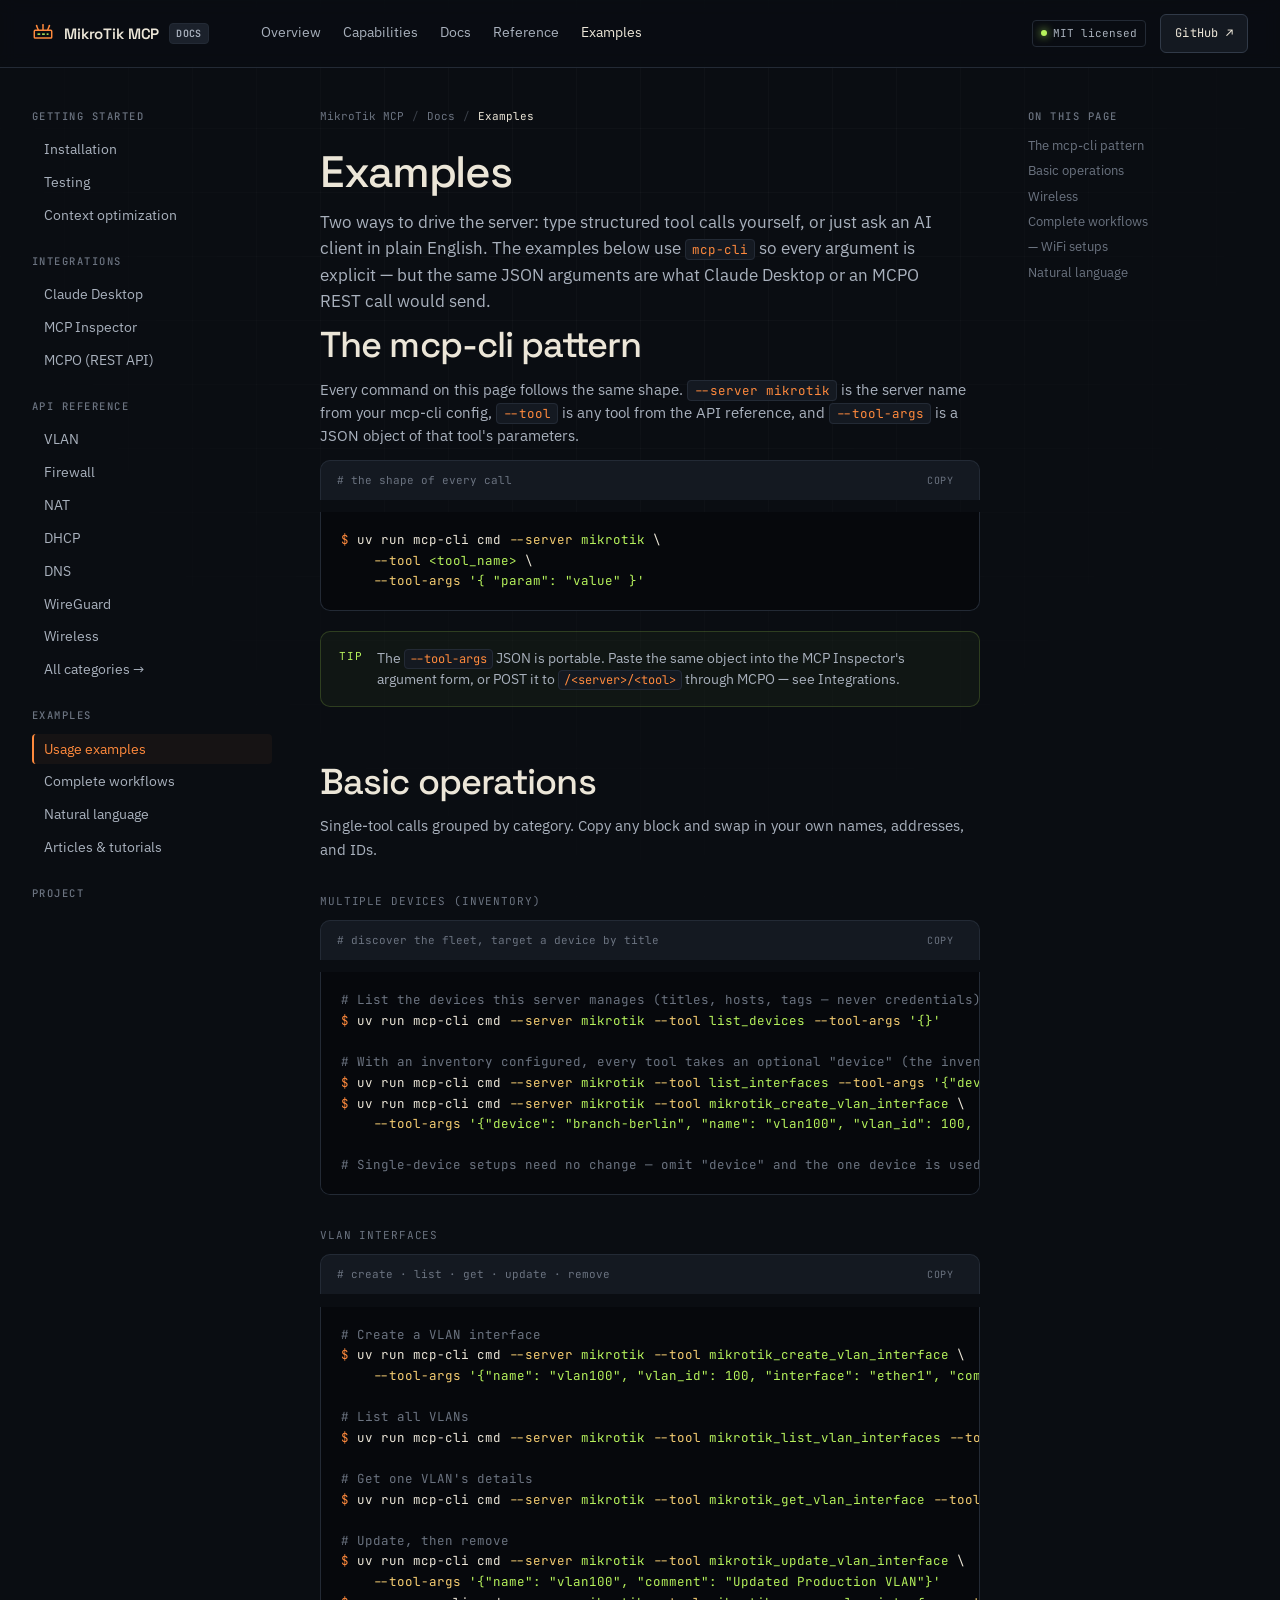
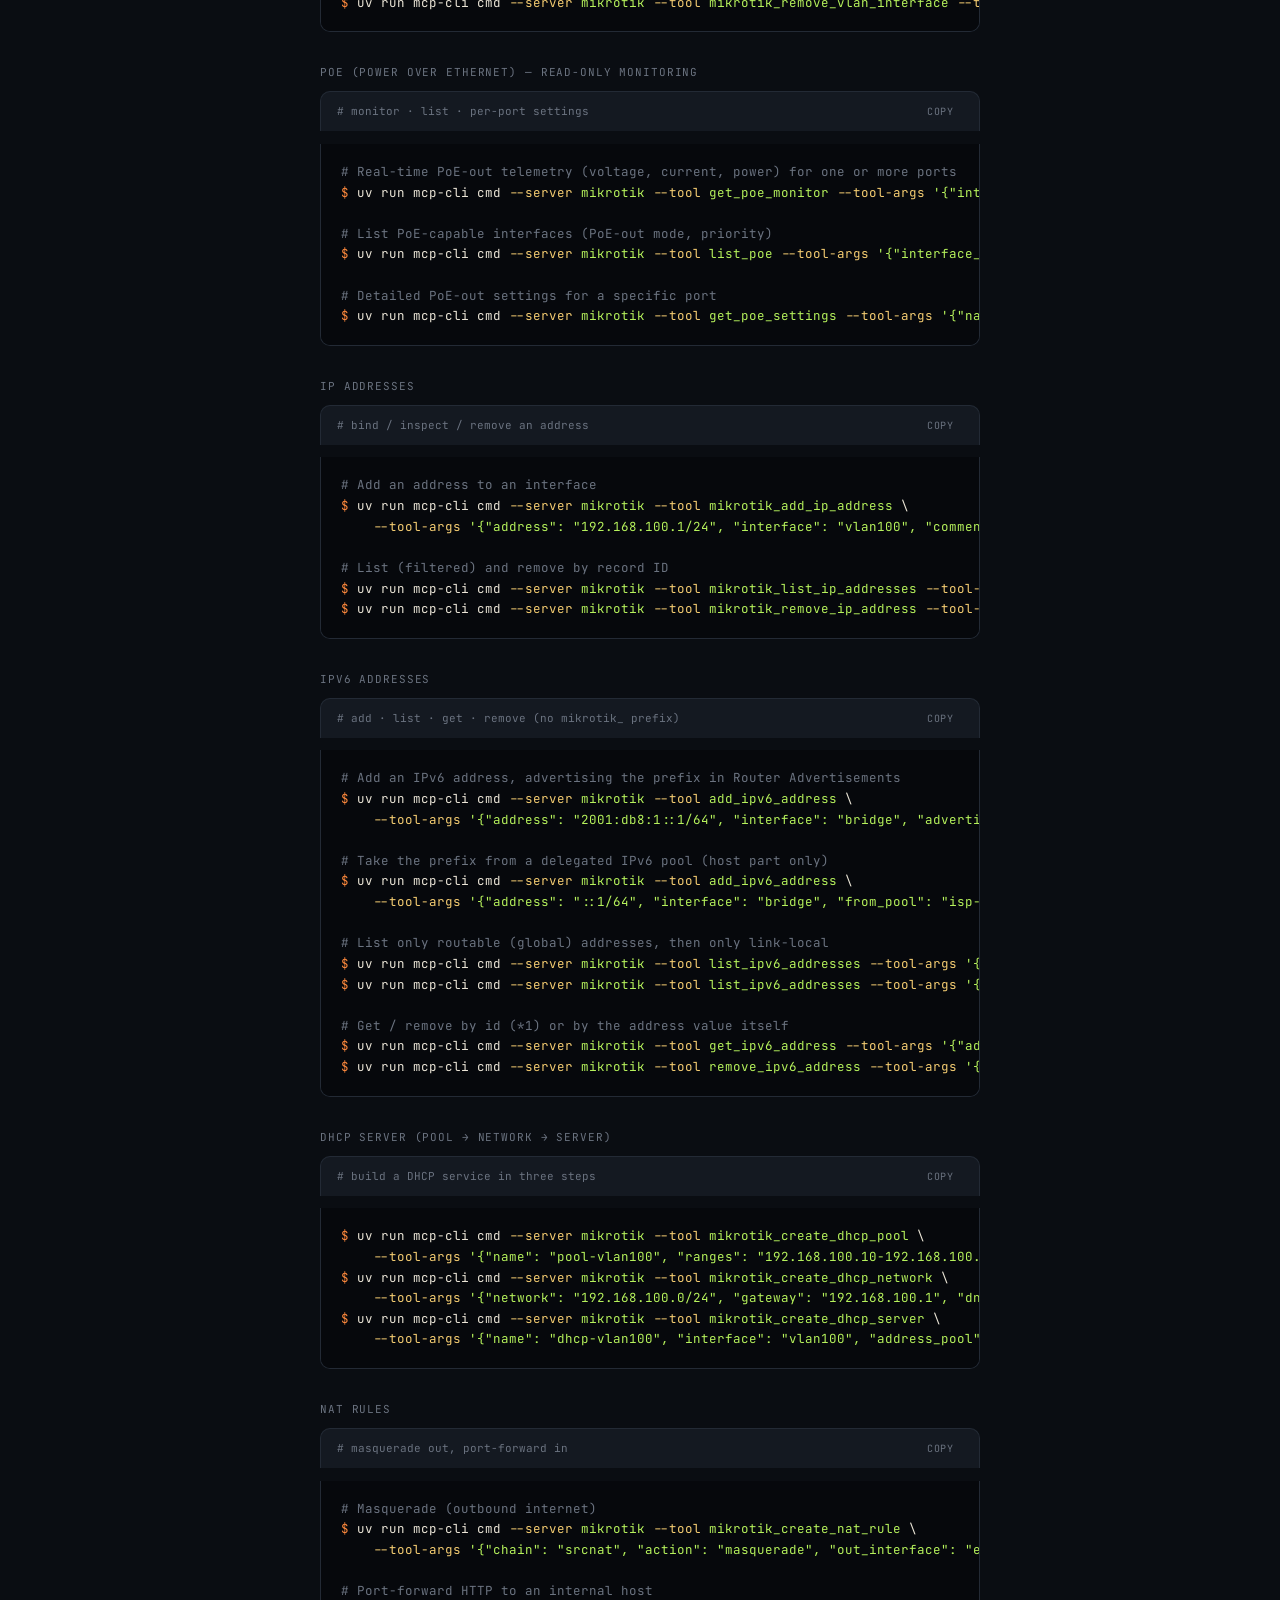
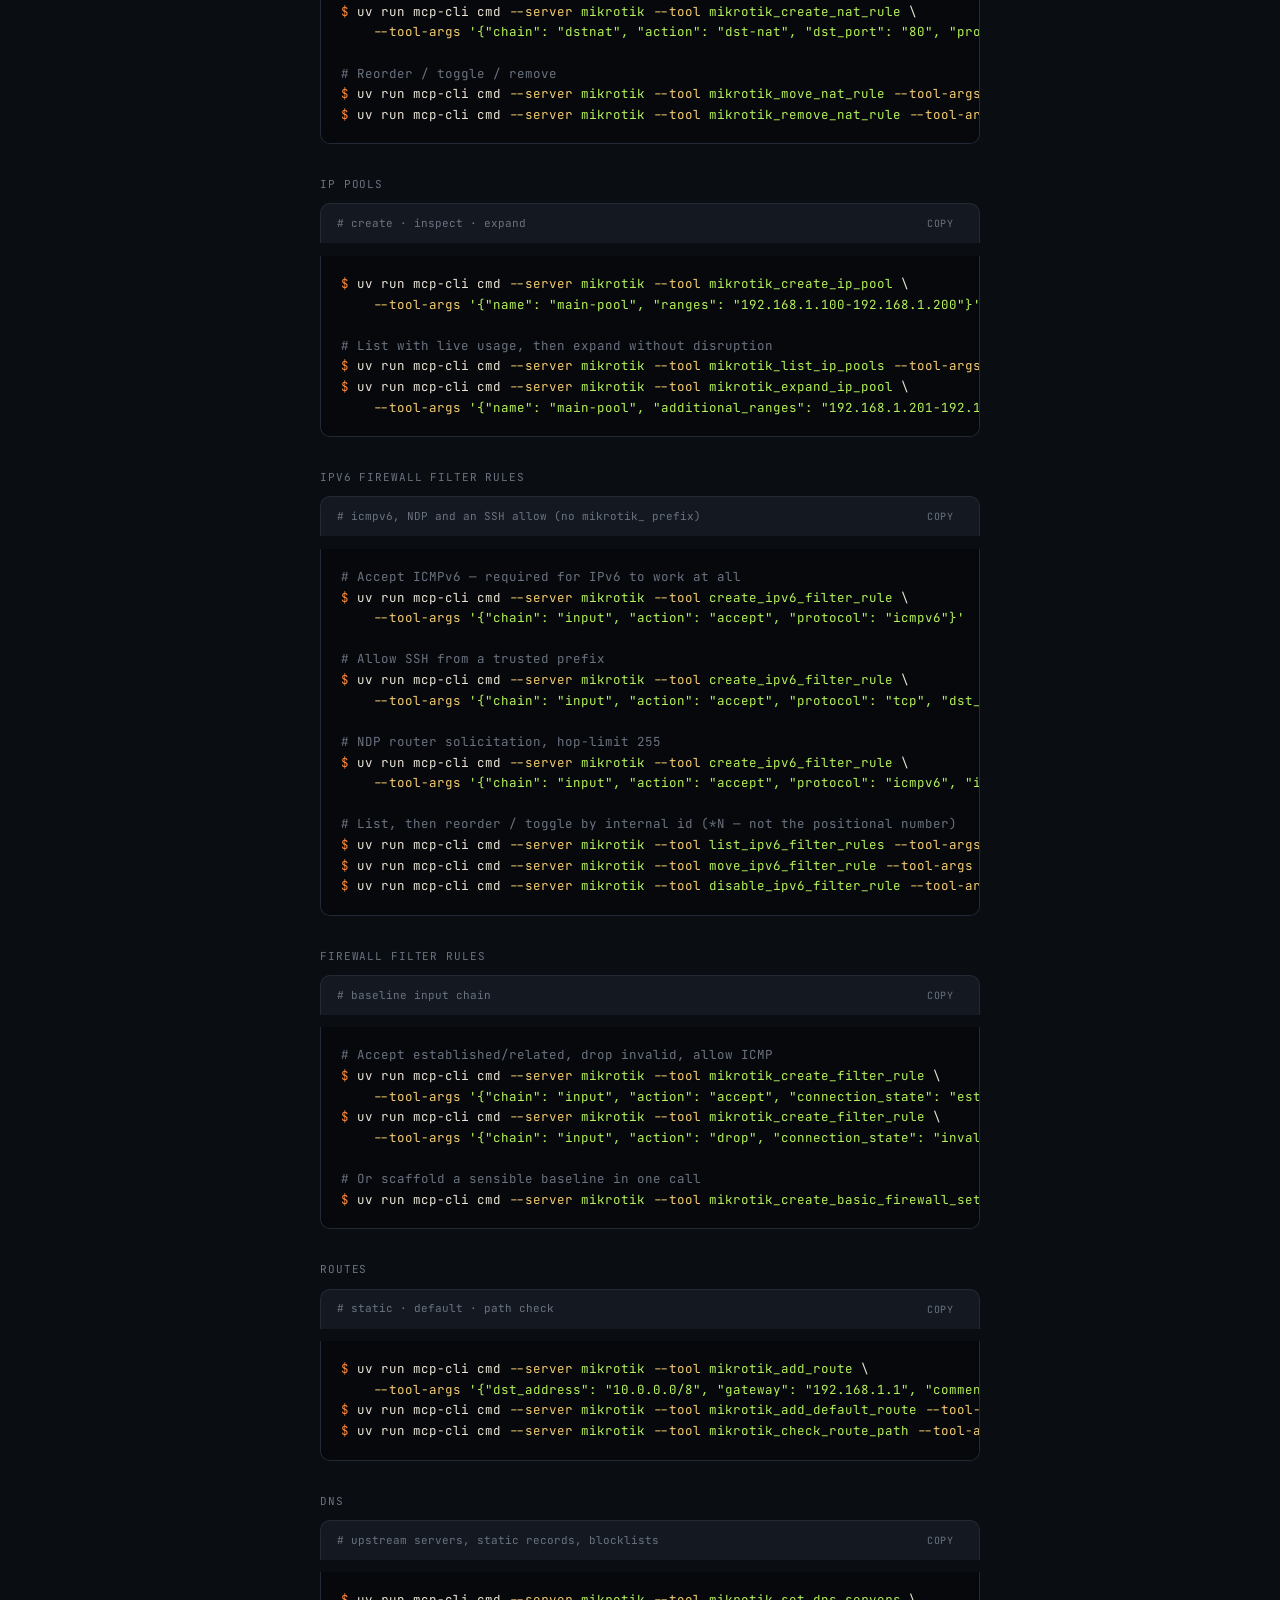
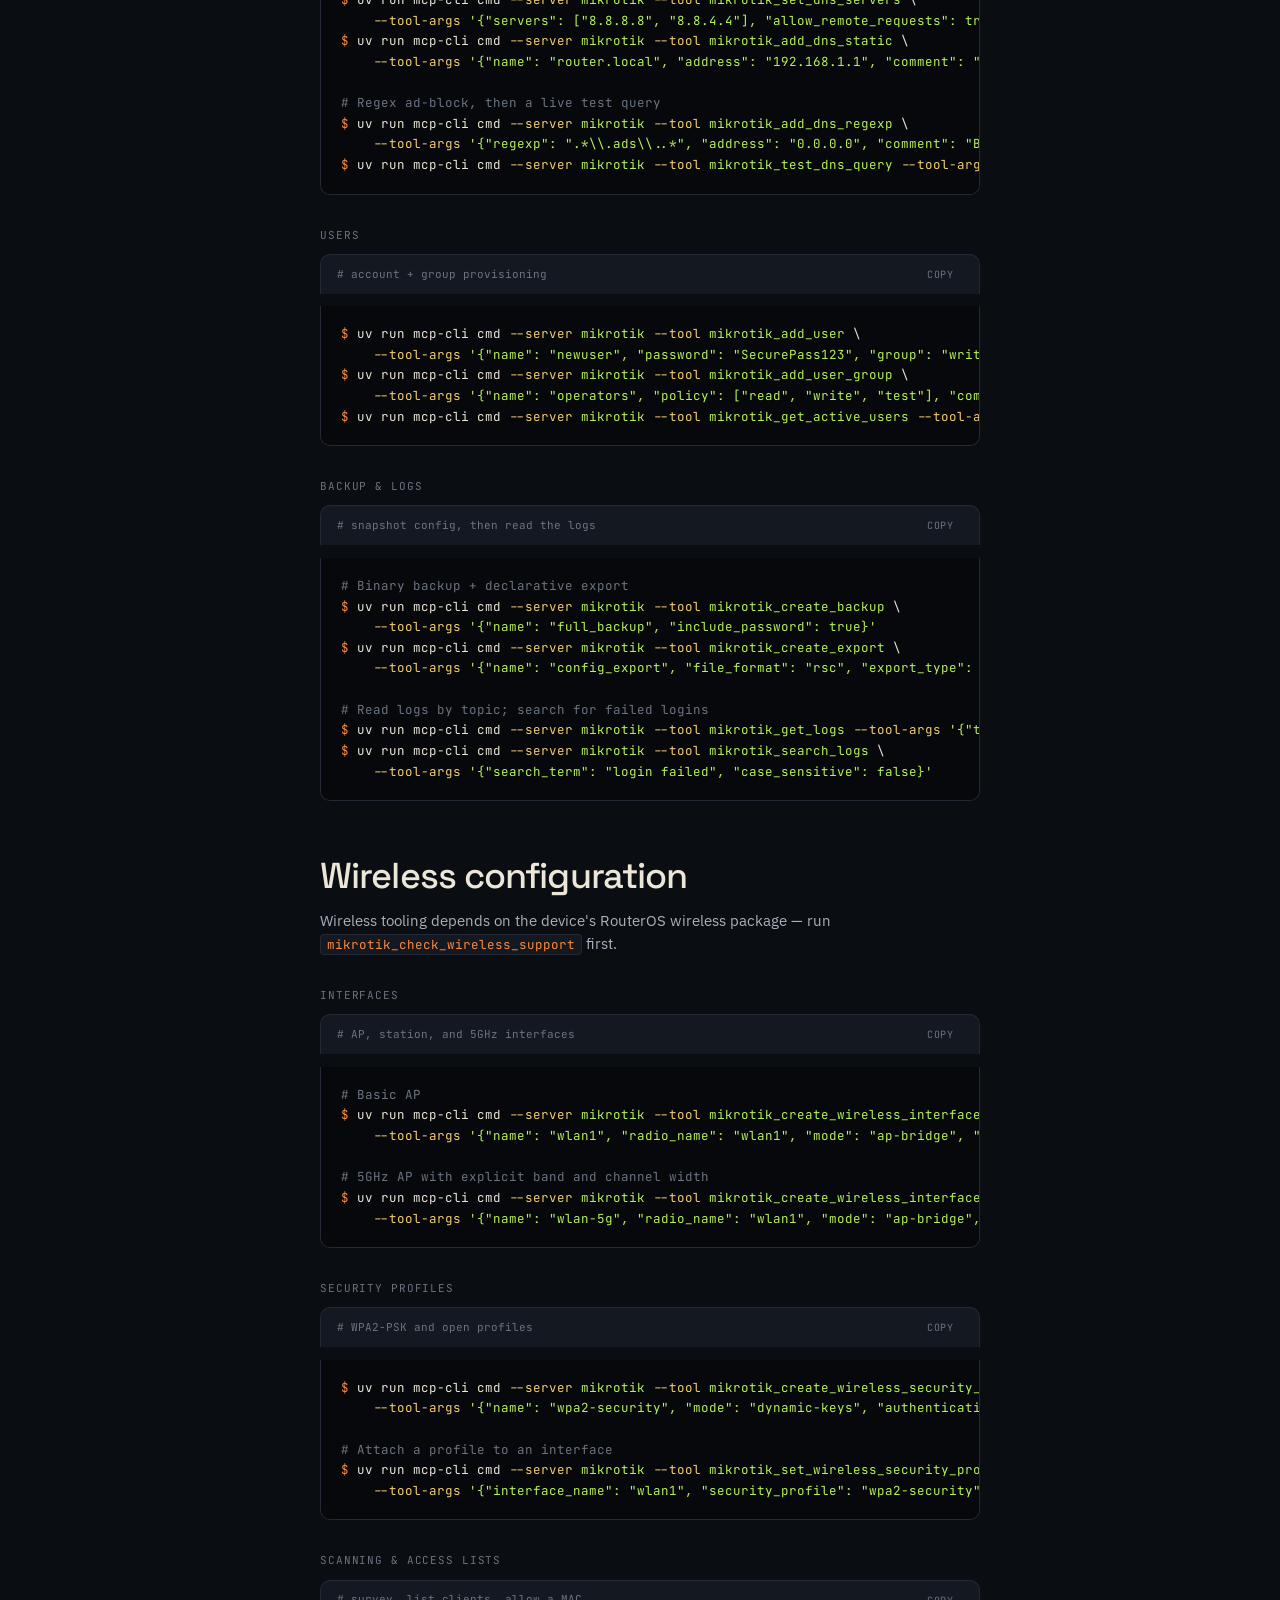
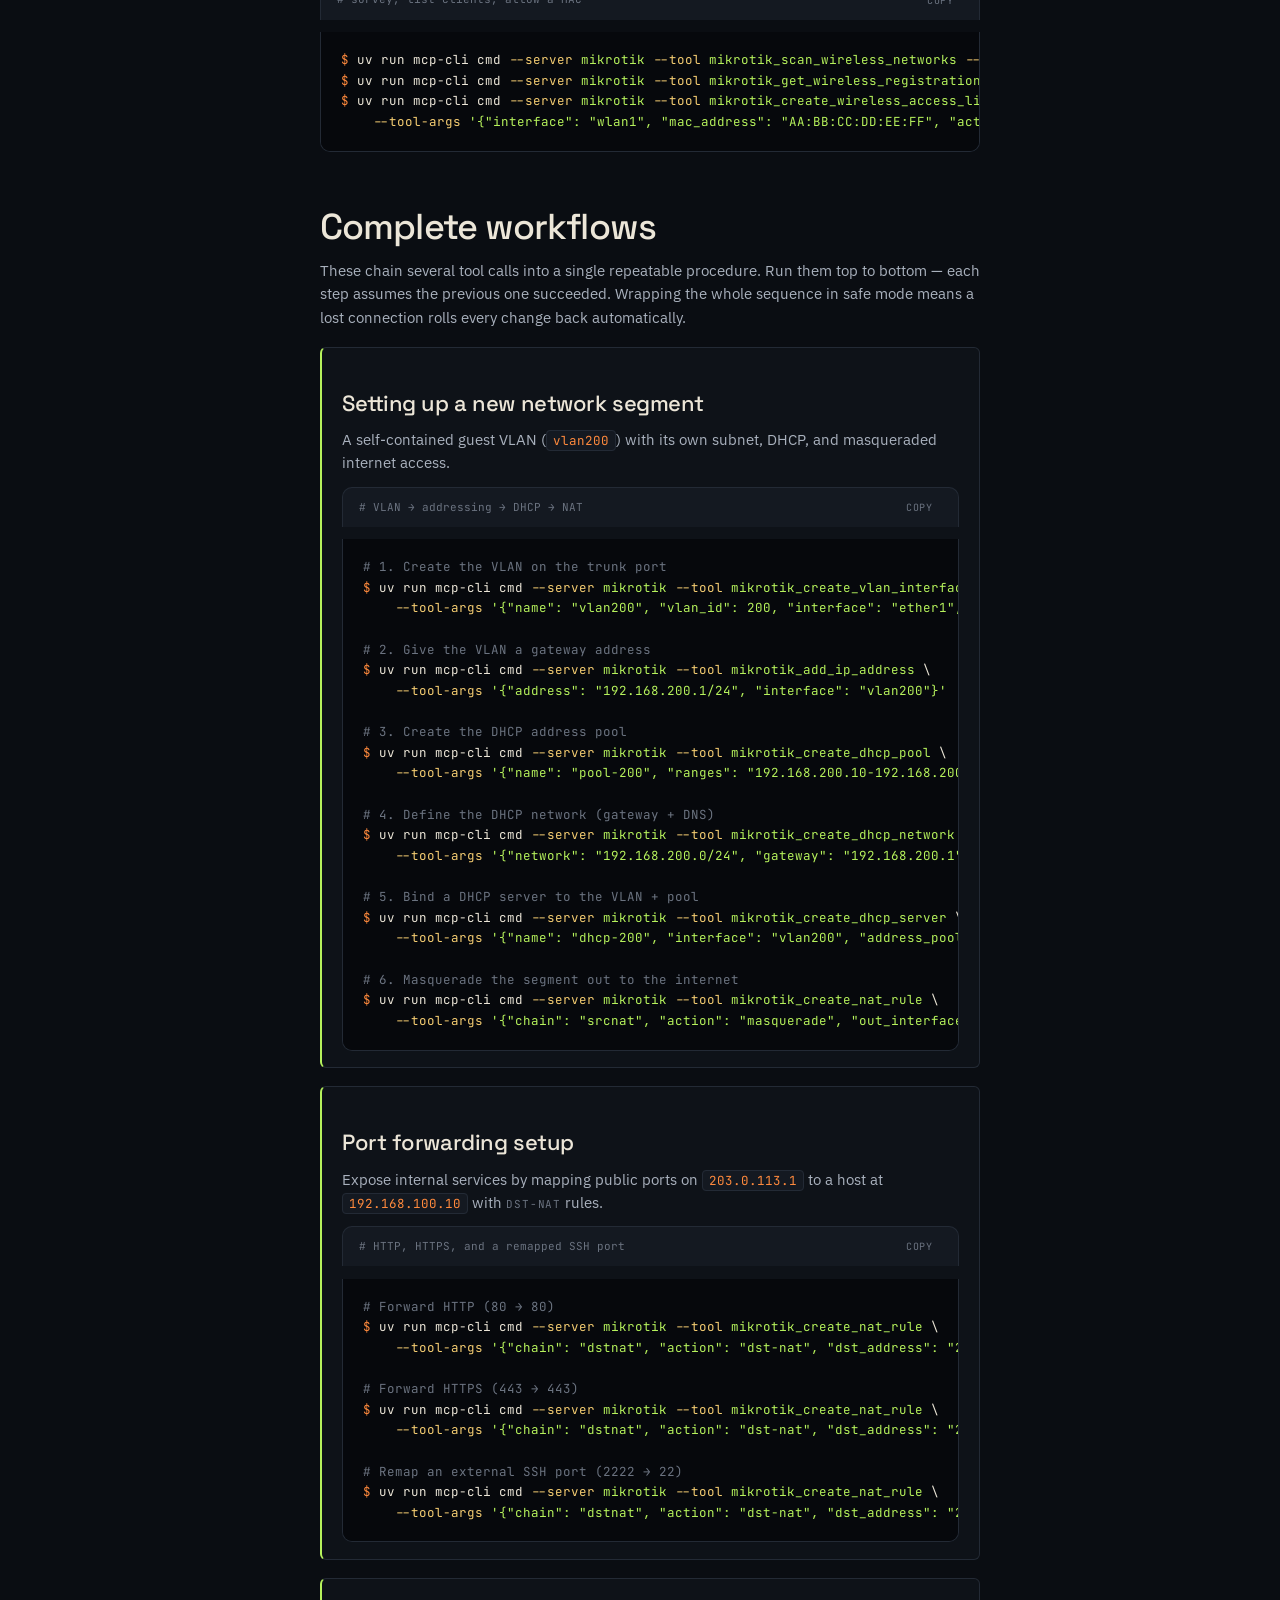
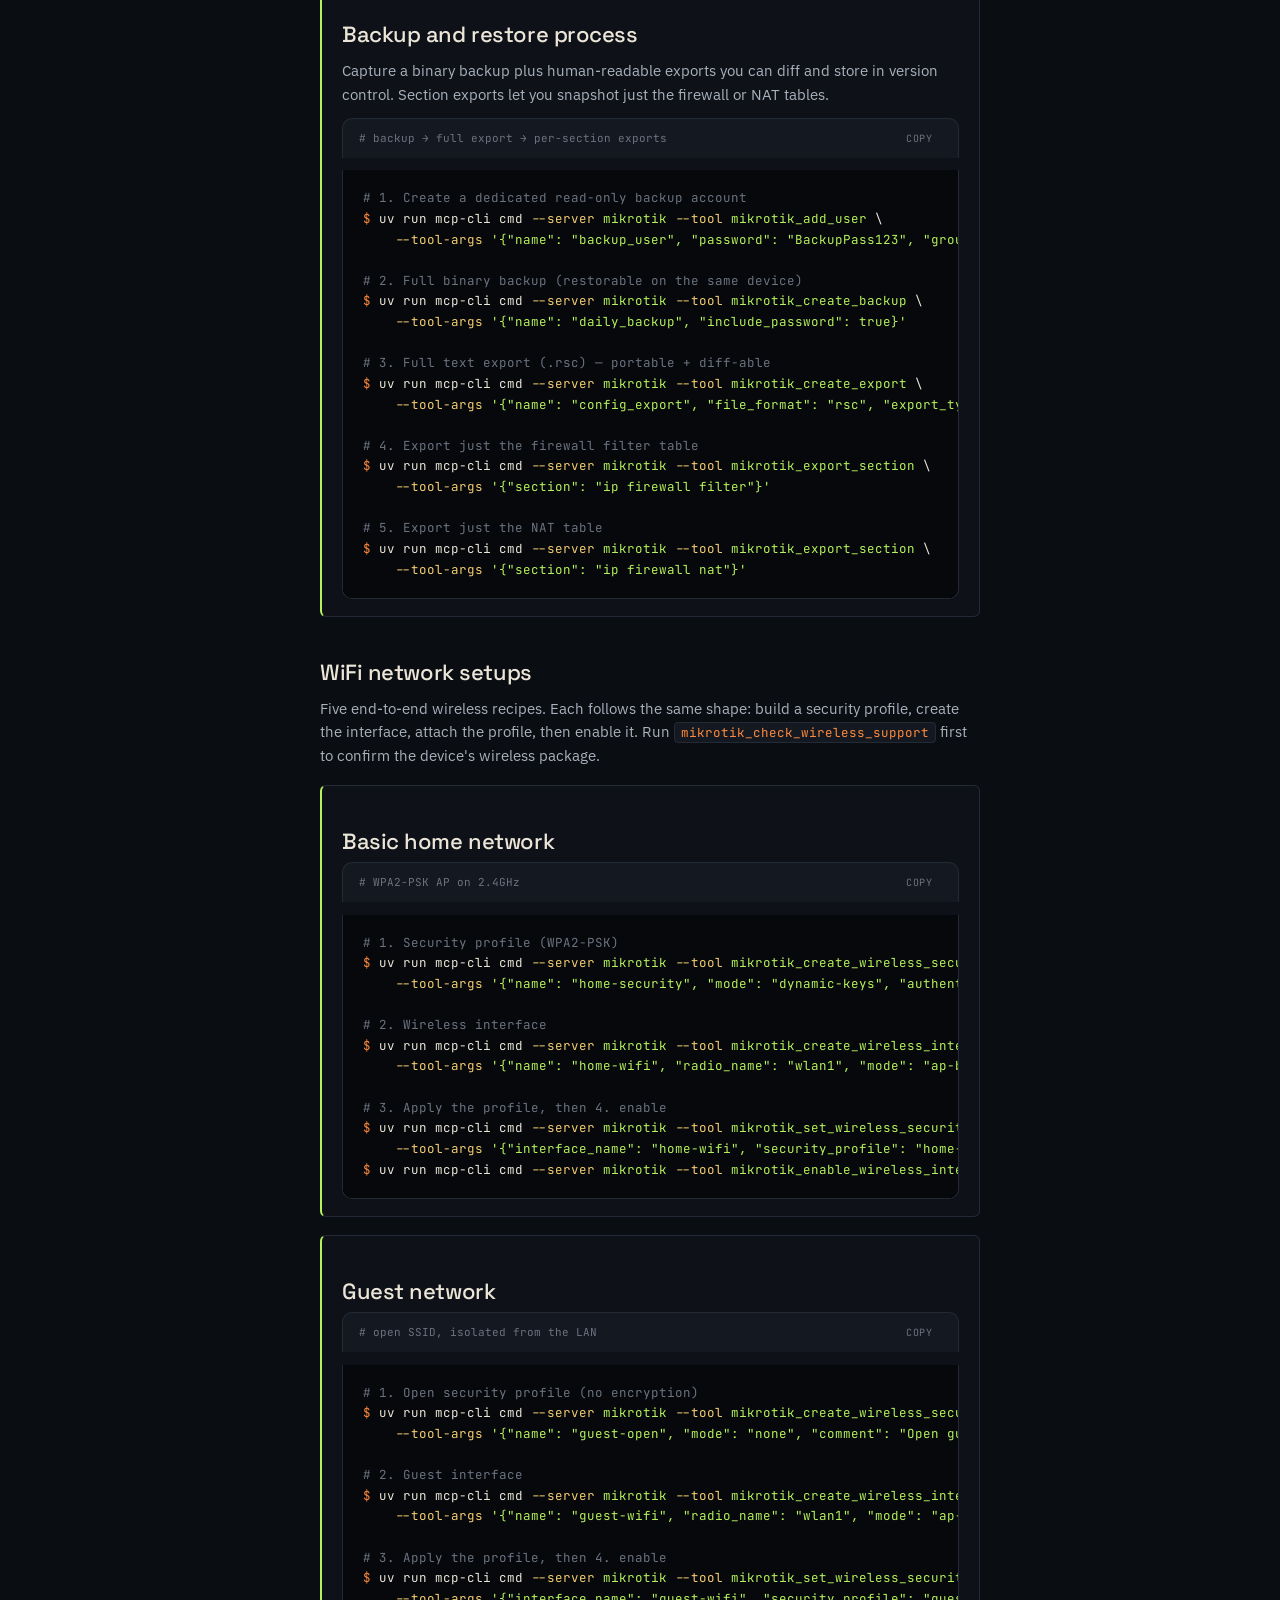
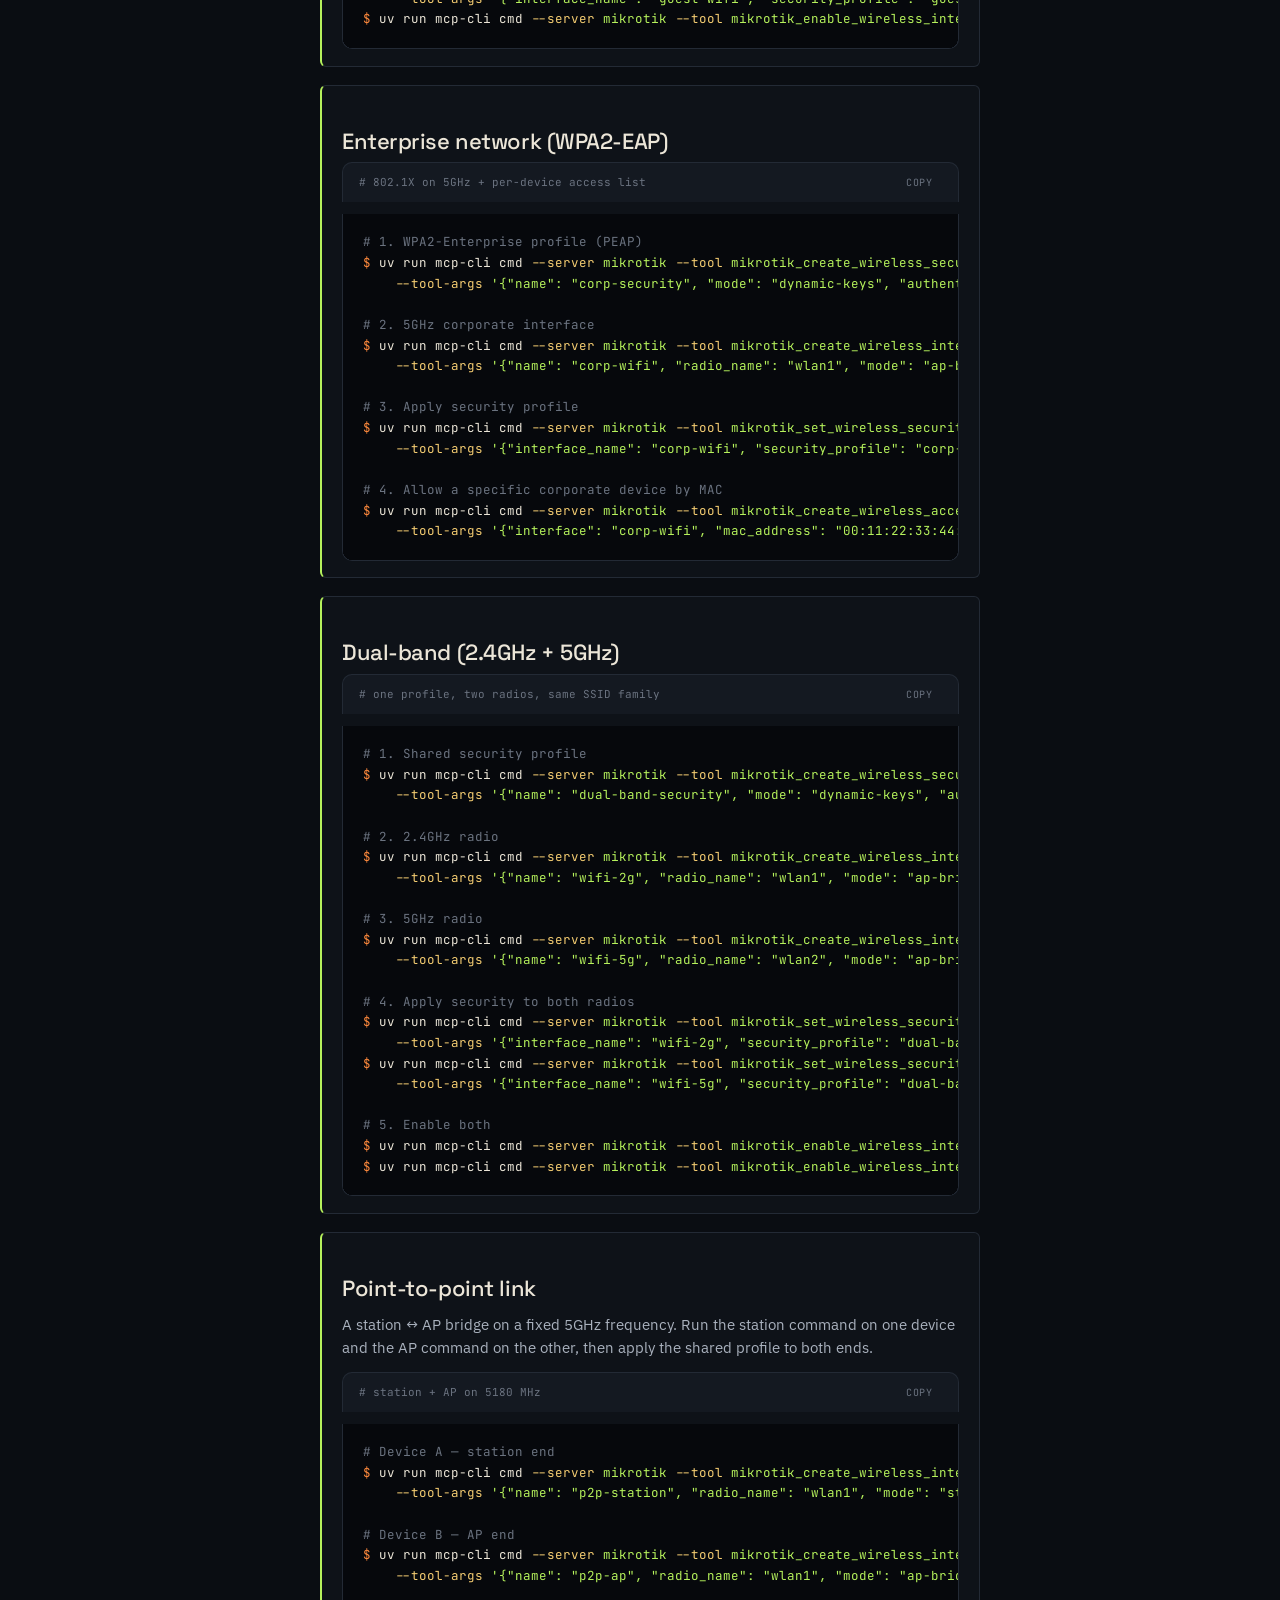
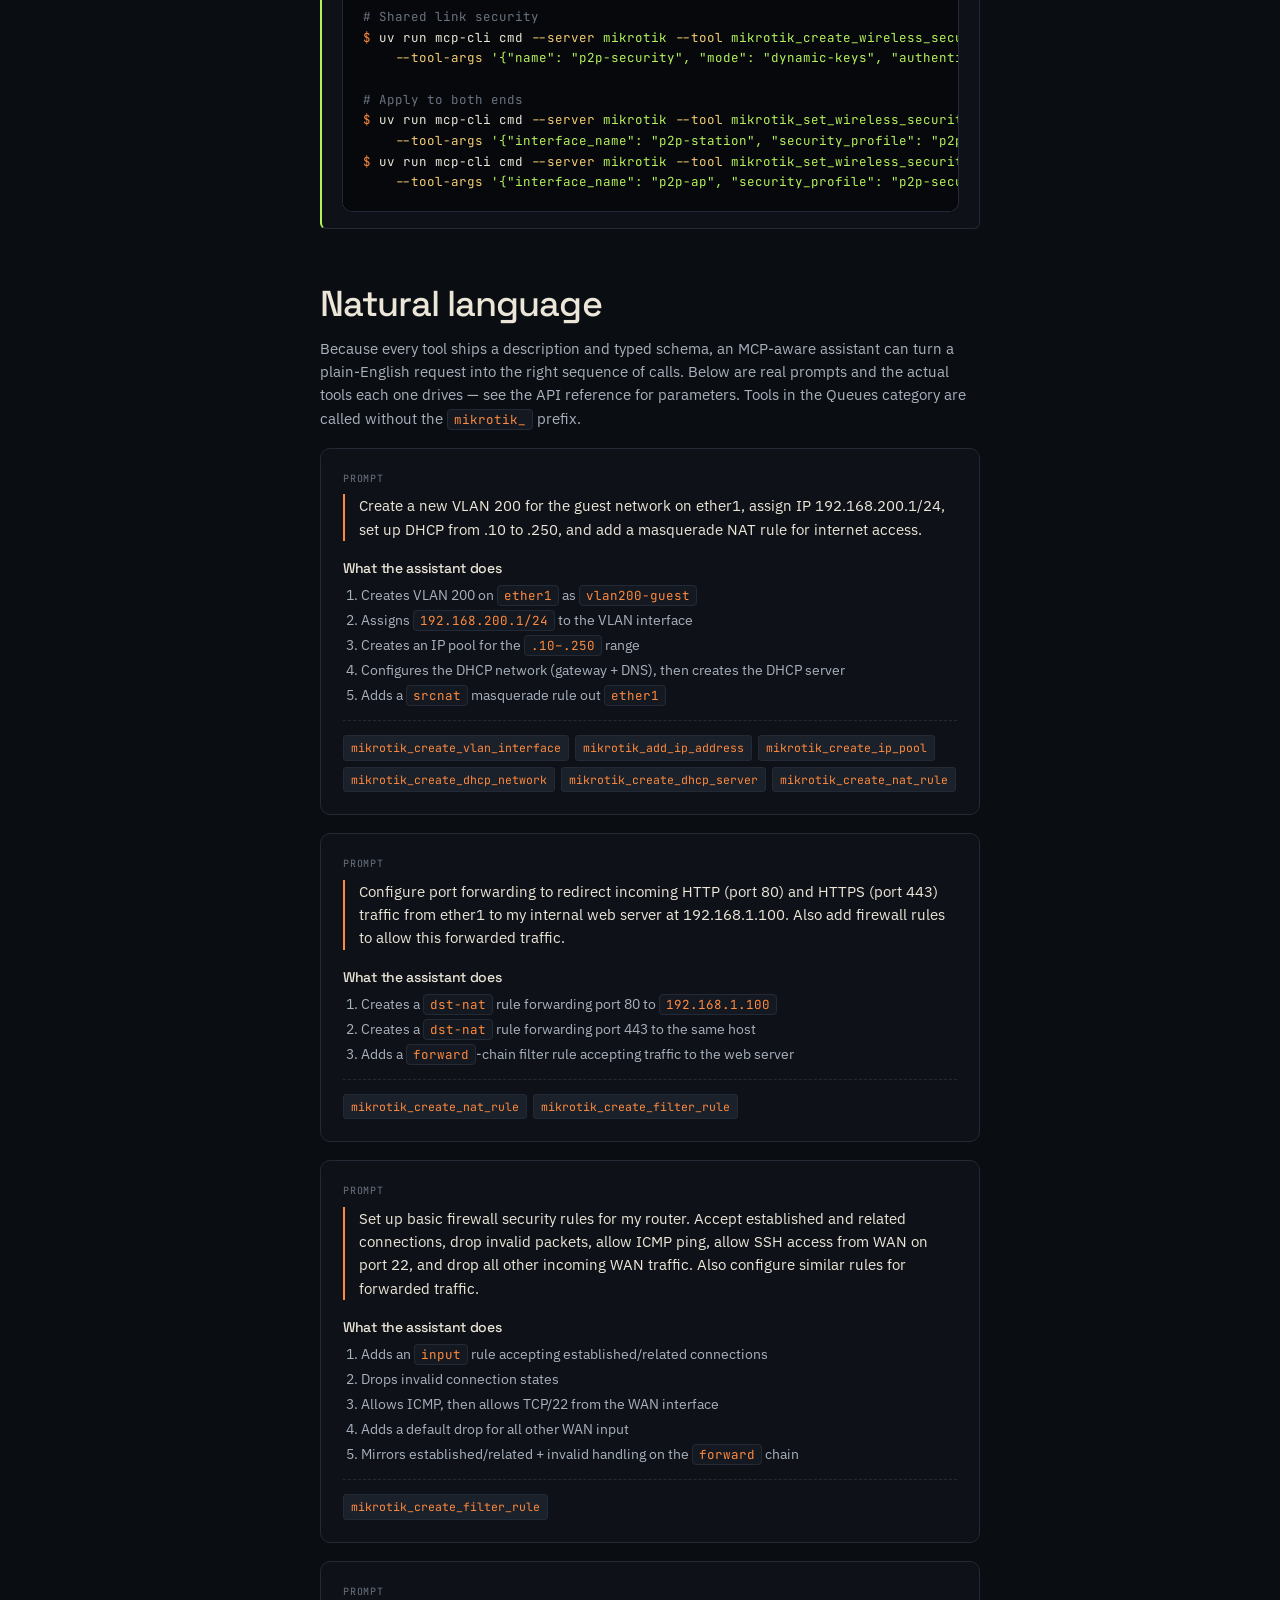
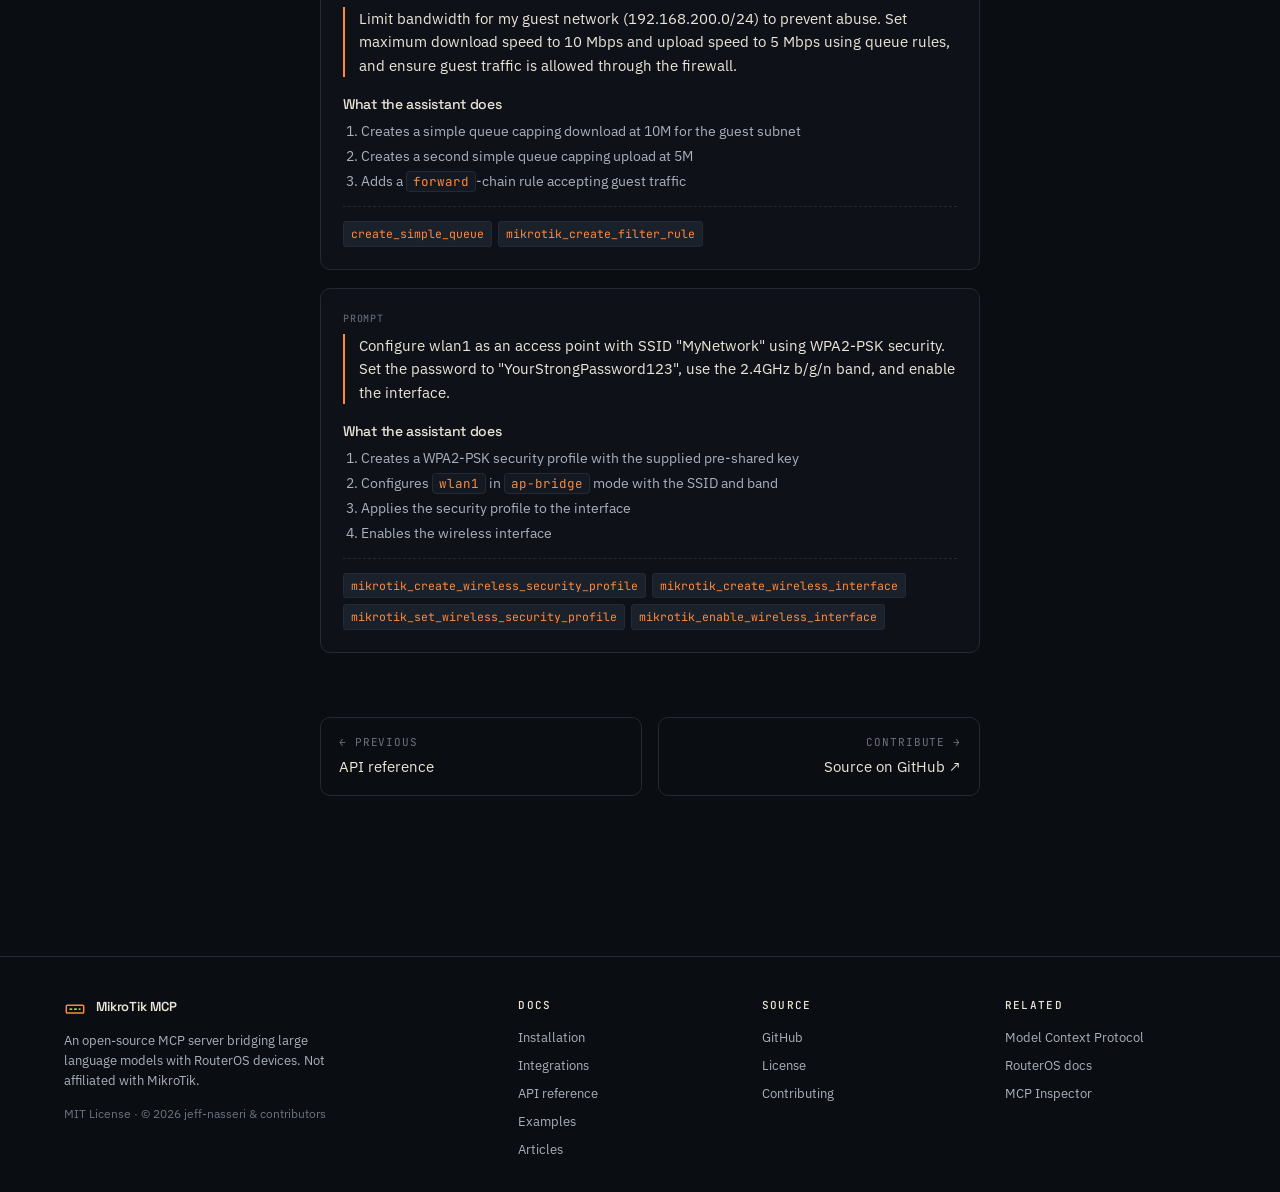
<file: website-src/docs/examples.html>
<!doctype html>
<html lang="en">
<head>
<meta charset="utf-8" />
<meta name="viewport" content="width=device-width, initial-scale=1" />
<link rel="icon" type="image/svg+xml" href="/favicon.svg" />
<link rel="icon" type="image/png" sizes="32x32" href="/favicon-32.png" />
<link rel="icon" type="image/png" sizes="16x16" href="/favicon-16.png" />
<link rel="icon" href="/favicon.ico" sizes="any" />
<link rel="apple-touch-icon" href="/apple-touch-icon.png" />
<meta name="theme-color" content="#0a0d12" />
<title>Examples — MikroTik MCP docs</title>
<meta name="description" content="Hands-on MikroTik MCP examples: mcp-cli tool calls for every category, complete multi-step workflows (network segments, port forwarding, WiFi, backups), and natural-language prompts mapped to the real tools they invoke." />
<link rel="preconnect" href="https://fonts.googleapis.com" />
<link rel="preconnect" href="https://fonts.gstatic.com" crossorigin />
<link href="https://fonts.googleapis.com/css2?family=Space+Grotesk:wght@400;500;600&family=IBM+Plex+Sans:wght@300;400;500;600&family=JetBrains+Mono:wght@400;500;600&display=swap" rel="stylesheet" />
<link rel="stylesheet" href="../styles.css" />
<style>
  .ex-sub {
    font-family: var(--mono); font-size: 11px; color: var(--ink-mute);
    letter-spacing: 0.08em; text-transform: uppercase;
    margin: 32px 0 10px;
  }
  /* Natural-language example card */
  .nl {
    border: 1px solid var(--line); border-radius: var(--rad-lg);
    background: var(--bg-1); padding: 22px; margin: 18px 0;
  }
  .nl .label {
    font-size: 10px; letter-spacing: 0.08em; text-transform: uppercase;
    color: var(--ink-mute); display: block; margin-bottom: 8px; font-family: var(--mono);
  }
  .nl .ask {
    font-size: 15px; color: var(--ink); border-left: 2px solid var(--amber);
    padding-left: 14px; margin: 0 0 18px; line-height: 1.55;
  }
  .nl h4 { font-size: 14px; margin: 0 0 8px; }
  .nl ol { margin: 0; padding-left: 18px; }
  .nl ol li { font-size: 13.5px; color: var(--ink-dim); margin: 4px 0; }
  .nl .tools { display: flex; flex-wrap: wrap; gap: 6px; margin-top: 14px;
    padding-top: 14px; border-top: 1px dashed var(--line); }
  .nl .tools code {
    font-family: var(--mono); font-size: 11.5px; color: var(--amber);
    background: var(--bg-3); border: 1px solid var(--line);
    border-radius: 3px; padding: 3px 7px;
  }
  .wf-card {
    border: 1px solid var(--line); border-left: 2px solid var(--lime);
    border-radius: var(--rad); background: var(--bg-1);
    padding: 6px 20px 4px; margin: 18px 0;
  }
  .wf-card > h3 { scroll-margin-top: 90px; }
</style>
</head>
<body>
<div class="grid-bg"></div>

<!-- NAV -->
<nav class="nav">
  <a href="../index.html" class="brand">
    <span class="brand-mark">
      <svg viewBox="0 0 24 24" width="22" height="22" fill="none" stroke="currentColor" stroke-width="1.6">
        <rect x="2.5" y="9" width="19" height="8.5" rx="1" stroke="var(--amber)"/>
        <line x1="6" y1="13.25" x2="9" y2="13.25" stroke="var(--lime)"/>
        <line x1="11" y1="13.25" x2="14" y2="13.25" stroke="var(--lime)"/>
        <line x1="16" y1="13.25" x2="18" y2="13.25" stroke="var(--lime)"/>
        <line x1="7" y1="9" x2="5" y2="4" stroke="var(--amber)"/>
        <line x1="12" y1="9" x2="12" y2="3" stroke="var(--amber)"/>
        <line x1="17" y1="9" x2="19" y2="4" stroke="var(--amber)"/>
        <circle cx="5" cy="4" r="0.9" fill="var(--amber)" stroke="none"/>
        <circle cx="12" cy="3" r="0.9" fill="var(--amber)" stroke="none"/>
        <circle cx="19" cy="4" r="0.9" fill="var(--amber)" stroke="none"/>
      </svg>
    </span>
    MikroTik MCP <span class="brand-tag">docs</span>
  </a>
  <div class="nav-links">
    <a href="../index.html#what">Overview</a>
    <a href="../index.html#capabilities">Capabilities</a>
    <a href="index.html">Docs</a>
    <a href="reference.html">Reference</a>
    <a href="examples.html" class="active">Examples</a>
  </div>
  <div class="nav-right">
    <span class="pill"><span class="dot"></span> MIT licensed</span>
    <a class="btn" href="https://github.com/jeff-nasseri/mikrotik-mcp" target="_blank" rel="noopener">GitHub ↗</a>
  </div>
</nav>

<div class="docs">
  <!-- SIDEBAR -->
  <aside class="sidebar">
    <h6>Getting started</h6>
    <ul>
      <li><a href="index.html">Installation</a></li>
      <li><a href="index.html#testing">Testing</a></li>
      <li><a href="index.html#context">Context optimization</a></li>
    </ul>
    <h6>Integrations</h6>
    <ul>
      <li><a href="configure.html#claude">Claude Desktop</a></li>
      <li><a href="configure.html#inspector">MCP Inspector</a></li>
      <li><a href="configure.html#mcpo">MCPO (REST API)</a></li>
    </ul>
    <h6>API reference</h6>
    <ul>
      <li><a href="reference.html#vlan">VLAN</a></li>
      <li><a href="reference.html#firewall">Firewall</a></li>
      <li><a href="reference.html#nat">NAT</a></li>
      <li><a href="reference.html#dhcp">DHCP</a></li>
      <li><a href="reference.html#dns">DNS</a></li>
      <li><a href="reference.html#wireguard">WireGuard</a></li>
      <li><a href="reference.html#wireless">Wireless</a></li>
      <li><a href="reference.html">All categories →</a></li>
    </ul>
    <h6>Examples</h6>
    <ul>
      <li><a href="examples.html" class="active">Usage examples</a></li>
      <li><a href="#workflows">Complete workflows</a></li>
      <li><a href="#natural">Natural language</a></li>
      <li><a href="articles.html">Articles &amp; tutorials</a></li>
    </ul>
    <h6>Project</h6>
    <ul>
      <li><a href="contributing.html">Contributing</a></li>
      <li><a href="https://github.com/jeff-nasseri/mikrotik-mcp/blob/master/LICENSE" target="_blank" rel="noopener">License</a></li>
    </ul>
  </aside>

  <!-- MAIN -->
  <main class="doc-main">
    <div class="crumbs">
      <a href="../index.html">MikroTik MCP</a> <span>/</span>
      <a href="index.html">Docs</a> <span>/</span>
      <span style="color:var(--ink);opacity:1">Examples</span>
    </div>
    <h1 class="doc-title">Examples</h1>
    <p class="doc-lede">
      Two ways to drive the server: type structured tool calls yourself, or just ask an AI client in
      plain English. The examples below use <code>mcp-cli</code> so every argument is explicit — but the
      same JSON arguments are what Claude Desktop or an MCPO REST call would send.
    </p>

    <h2 id="cli" style="margin-top:0">The mcp-cli pattern</h2>
    <p>Every command on this page follows the same shape. <code>--server mikrotik</code> is the server name
      from your mcp-cli config, <code>--tool</code> is any tool from the
      <a href="reference.html">API reference</a>, and <code>--tool-args</code> is a JSON object of that
      tool's parameters.</p>
    <div class="code-header"><span># the shape of every call</span><button class="copy-btn">Copy</button></div>
    <pre class="code"><span class="p">$</span> uv run mcp-cli cmd <span class="k">--server</span> <span class="s">mikrotik</span> \
    <span class="k">--tool</span> <span class="s">&lt;tool_name&gt;</span> \
    <span class="k">--tool-args</span> <span class="s">'{ "param": "value" }'</span></pre>
    <div class="callout tip">
      <span class="icon">TIP</span>
      <div>
        The <code>--tool-args</code> JSON is portable. Paste the same object into the MCP Inspector's
        argument form, or POST it to <code>/&lt;server&gt;/&lt;tool&gt;</code> through MCPO — see
        <a href="configure.html">Integrations</a>.
      </div>
    </div>
    <!-- ============ BASIC OPERATIONS ============ -->
    <h2 id="basics">Basic operations</h2>
    <p>Single-tool calls grouped by category. Copy any block and swap in your own names, addresses, and IDs.</p>

    <div class="ex-sub">Multiple devices (inventory)</div>
    <div class="code-header"><span># discover the fleet, target a device by title</span><button class="copy-btn">Copy</button></div>
    <pre class="code"><span class="c"># List the devices this server manages (titles, hosts, tags — never credentials)</span>
<span class="p">$</span> uv run mcp-cli cmd <span class="k">--server</span> <span class="s">mikrotik</span> <span class="k">--tool</span> <span class="s">list_devices</span> <span class="k">--tool-args</span> <span class="s">'{}'</span>

<span class="c"># With an inventory configured, every tool takes an optional "device" (the inventory title)</span>
<span class="p">$</span> uv run mcp-cli cmd <span class="k">--server</span> <span class="s">mikrotik</span> <span class="k">--tool</span> <span class="s">list_interfaces</span> <span class="k">--tool-args</span> <span class="s">'{"device": "office-core"}'</span>
<span class="p">$</span> uv run mcp-cli cmd <span class="k">--server</span> <span class="s">mikrotik</span> <span class="k">--tool</span> <span class="s">mikrotik_create_vlan_interface</span> \
    <span class="k">--tool-args</span> <span class="s">'{"device": "branch-berlin", "name": "vlan100", "vlan_id": 100, "interface": "ether1"}'</span>

<span class="c"># Single-device setups need no change — omit "device" and the one device is used</span></pre>

    <div class="ex-sub">VLAN interfaces</div>
    <div class="code-header"><span># create · list · get · update · remove</span><button class="copy-btn">Copy</button></div>
    <pre class="code"><span class="c"># Create a VLAN interface</span>
<span class="p">$</span> uv run mcp-cli cmd <span class="k">--server</span> <span class="s">mikrotik</span> <span class="k">--tool</span> <span class="s">mikrotik_create_vlan_interface</span> \
    <span class="k">--tool-args</span> <span class="s">'{"name": "vlan100", "vlan_id": 100, "interface": "ether1", "comment": "Production VLAN"}'</span>

<span class="c"># List all VLANs</span>
<span class="p">$</span> uv run mcp-cli cmd <span class="k">--server</span> <span class="s">mikrotik</span> <span class="k">--tool</span> <span class="s">mikrotik_list_vlan_interfaces</span> <span class="k">--tool-args</span> <span class="s">'{}'</span>

<span class="c"># Get one VLAN's details</span>
<span class="p">$</span> uv run mcp-cli cmd <span class="k">--server</span> <span class="s">mikrotik</span> <span class="k">--tool</span> <span class="s">mikrotik_get_vlan_interface</span> <span class="k">--tool-args</span> <span class="s">'{"name": "vlan100"}'</span>

<span class="c"># Update, then remove</span>
<span class="p">$</span> uv run mcp-cli cmd <span class="k">--server</span> <span class="s">mikrotik</span> <span class="k">--tool</span> <span class="s">mikrotik_update_vlan_interface</span> \
    <span class="k">--tool-args</span> <span class="s">'{"name": "vlan100", "comment": "Updated Production VLAN"}'</span>
<span class="p">$</span> uv run mcp-cli cmd <span class="k">--server</span> <span class="s">mikrotik</span> <span class="k">--tool</span> <span class="s">mikrotik_remove_vlan_interface</span> <span class="k">--tool-args</span> <span class="s">'{"name": "vlan100"}'</span></pre>

    <div class="ex-sub">PoE (Power over Ethernet) — read-only monitoring</div>
    <div class="code-header"><span># monitor · list · per-port settings</span><button class="copy-btn">Copy</button></div>
    <pre class="code"><span class="c"># Real-time PoE-out telemetry (voltage, current, power) for one or more ports</span>
<span class="p">$</span> uv run mcp-cli cmd <span class="k">--server</span> <span class="s">mikrotik</span> <span class="k">--tool</span> <span class="s">get_poe_monitor</span> <span class="k">--tool-args</span> <span class="s">'{"interfaces": "ether1"}'</span>

<span class="c"># List PoE-capable interfaces (PoE-out mode, priority)</span>
<span class="p">$</span> uv run mcp-cli cmd <span class="k">--server</span> <span class="s">mikrotik</span> <span class="k">--tool</span> <span class="s">list_poe</span> <span class="k">--tool-args</span> <span class="s">'{"interface_filter": "ether"}'</span>

<span class="c"># Detailed PoE-out settings for a specific port</span>
<span class="p">$</span> uv run mcp-cli cmd <span class="k">--server</span> <span class="s">mikrotik</span> <span class="k">--tool</span> <span class="s">get_poe_settings</span> <span class="k">--tool-args</span> <span class="s">'{"name": "ether1"}'</span></pre>

    <div class="ex-sub">IP addresses</div>
    <div class="code-header"><span># bind / inspect / remove an address</span><button class="copy-btn">Copy</button></div>
    <pre class="code"><span class="c"># Add an address to an interface</span>
<span class="p">$</span> uv run mcp-cli cmd <span class="k">--server</span> <span class="s">mikrotik</span> <span class="k">--tool</span> <span class="s">mikrotik_add_ip_address</span> \
    <span class="k">--tool-args</span> <span class="s">'{"address": "192.168.100.1/24", "interface": "vlan100", "comment": "Gateway address"}'</span>

<span class="c"># List (filtered) and remove by record ID</span>
<span class="p">$</span> uv run mcp-cli cmd <span class="k">--server</span> <span class="s">mikrotik</span> <span class="k">--tool</span> <span class="s">mikrotik_list_ip_addresses</span> <span class="k">--tool-args</span> <span class="s">'{"interface_filter": "vlan100"}'</span>
<span class="p">$</span> uv run mcp-cli cmd <span class="k">--server</span> <span class="s">mikrotik</span> <span class="k">--tool</span> <span class="s">mikrotik_remove_ip_address</span> <span class="k">--tool-args</span> <span class="s">'{"address_id": "*1"}'</span></pre>

    <div class="ex-sub">IPv6 addresses</div>
    <div class="code-header"><span># add · list · get · remove (no mikrotik_ prefix)</span><button class="copy-btn">Copy</button></div>
    <pre class="code"><span class="c"># Add an IPv6 address, advertising the prefix in Router Advertisements</span>
<span class="p">$</span> uv run mcp-cli cmd <span class="k">--server</span> <span class="s">mikrotik</span> <span class="k">--tool</span> <span class="s">add_ipv6_address</span> \
    <span class="k">--tool-args</span> <span class="s">'{"address": "2001:db8:1::1/64", "interface": "bridge", "advertise": true}'</span>

<span class="c"># Take the prefix from a delegated IPv6 pool (host part only)</span>
<span class="p">$</span> uv run mcp-cli cmd <span class="k">--server</span> <span class="s">mikrotik</span> <span class="k">--tool</span> <span class="s">add_ipv6_address</span> \
    <span class="k">--tool-args</span> <span class="s">'{"address": "::1/64", "interface": "bridge", "from_pool": "isp-pd"}'</span>

<span class="c"># List only routable (global) addresses, then only link-local</span>
<span class="p">$</span> uv run mcp-cli cmd <span class="k">--server</span> <span class="s">mikrotik</span> <span class="k">--tool</span> <span class="s">list_ipv6_addresses</span> <span class="k">--tool-args</span> <span class="s">'{"global_only": true}'</span>
<span class="p">$</span> uv run mcp-cli cmd <span class="k">--server</span> <span class="s">mikrotik</span> <span class="k">--tool</span> <span class="s">list_ipv6_addresses</span> <span class="k">--tool-args</span> <span class="s">'{"link_local_only": true}'</span>

<span class="c"># Get / remove by id (*1) or by the address value itself</span>
<span class="p">$</span> uv run mcp-cli cmd <span class="k">--server</span> <span class="s">mikrotik</span> <span class="k">--tool</span> <span class="s">get_ipv6_address</span> <span class="k">--tool-args</span> <span class="s">'{"address_id": "2001:db8:1::1/64"}'</span>
<span class="p">$</span> uv run mcp-cli cmd <span class="k">--server</span> <span class="s">mikrotik</span> <span class="k">--tool</span> <span class="s">remove_ipv6_address</span> <span class="k">--tool-args</span> <span class="s">'{"address_id": "*1"}'</span></pre>

    <div class="ex-sub">DHCP server (pool → network → server)</div>
    <div class="code-header"><span># build a DHCP service in three steps</span><button class="copy-btn">Copy</button></div>
    <pre class="code"><span class="p">$</span> uv run mcp-cli cmd <span class="k">--server</span> <span class="s">mikrotik</span> <span class="k">--tool</span> <span class="s">mikrotik_create_dhcp_pool</span> \
    <span class="k">--tool-args</span> <span class="s">'{"name": "pool-vlan100", "ranges": "192.168.100.10-192.168.100.200"}'</span>
<span class="p">$</span> uv run mcp-cli cmd <span class="k">--server</span> <span class="s">mikrotik</span> <span class="k">--tool</span> <span class="s">mikrotik_create_dhcp_network</span> \
    <span class="k">--tool-args</span> <span class="s">'{"network": "192.168.100.0/24", "gateway": "192.168.100.1", "dns_servers": ["8.8.8.8", "8.8.4.4"]}'</span>
<span class="p">$</span> uv run mcp-cli cmd <span class="k">--server</span> <span class="s">mikrotik</span> <span class="k">--tool</span> <span class="s">mikrotik_create_dhcp_server</span> \
    <span class="k">--tool-args</span> <span class="s">'{"name": "dhcp-vlan100", "interface": "vlan100", "address_pool": "pool-vlan100"}'</span></pre>

    <div class="ex-sub">NAT rules</div>
    <div class="code-header"><span># masquerade out, port-forward in</span><button class="copy-btn">Copy</button></div>
    <pre class="code"><span class="c"># Masquerade (outbound internet)</span>
<span class="p">$</span> uv run mcp-cli cmd <span class="k">--server</span> <span class="s">mikrotik</span> <span class="k">--tool</span> <span class="s">mikrotik_create_nat_rule</span> \
    <span class="k">--tool-args</span> <span class="s">'{"chain": "srcnat", "action": "masquerade", "out_interface": "ether1", "comment": "Internet access"}'</span>

<span class="c"># Port-forward HTTP to an internal host</span>
<span class="p">$</span> uv run mcp-cli cmd <span class="k">--server</span> <span class="s">mikrotik</span> <span class="k">--tool</span> <span class="s">mikrotik_create_nat_rule</span> \
    <span class="k">--tool-args</span> <span class="s">'{"chain": "dstnat", "action": "dst-nat", "dst_port": "80", "protocol": "tcp", "to_addresses": "192.168.100.10", "to_ports": "80", "comment": "Web server"}'</span>

<span class="c"># Reorder / toggle / remove</span>
<span class="p">$</span> uv run mcp-cli cmd <span class="k">--server</span> <span class="s">mikrotik</span> <span class="k">--tool</span> <span class="s">mikrotik_move_nat_rule</span> <span class="k">--tool-args</span> <span class="s">'{"rule_id": "*1", "destination": 0}'</span>
<span class="p">$</span> uv run mcp-cli cmd <span class="k">--server</span> <span class="s">mikrotik</span> <span class="k">--tool</span> <span class="s">mikrotik_remove_nat_rule</span> <span class="k">--tool-args</span> <span class="s">'{"rule_id": "*1"}'</span></pre>
    <div class="ex-sub">IP pools</div>
    <div class="code-header"><span># create · inspect · expand</span><button class="copy-btn">Copy</button></div>
    <pre class="code"><span class="p">$</span> uv run mcp-cli cmd <span class="k">--server</span> <span class="s">mikrotik</span> <span class="k">--tool</span> <span class="s">mikrotik_create_ip_pool</span> \
    <span class="k">--tool-args</span> <span class="s">'{"name": "main-pool", "ranges": "192.168.1.100-192.168.1.200"}'</span>

<span class="c"># List with live usage, then expand without disruption</span>
<span class="p">$</span> uv run mcp-cli cmd <span class="k">--server</span> <span class="s">mikrotik</span> <span class="k">--tool</span> <span class="s">mikrotik_list_ip_pools</span> <span class="k">--tool-args</span> <span class="s">'{"include_used": true}'</span>
<span class="p">$</span> uv run mcp-cli cmd <span class="k">--server</span> <span class="s">mikrotik</span> <span class="k">--tool</span> <span class="s">mikrotik_expand_ip_pool</span> \
    <span class="k">--tool-args</span> <span class="s">'{"name": "main-pool", "additional_ranges": "192.168.1.201-192.168.1.250"}'</span></pre>

    <div class="ex-sub">IPv6 firewall filter rules</div>
    <div class="code-header"><span># icmpv6, NDP and an SSH allow (no mikrotik_ prefix)</span><button class="copy-btn">Copy</button></div>
    <pre class="code"><span class="c"># Accept ICMPv6 — required for IPv6 to work at all</span>
<span class="p">$</span> uv run mcp-cli cmd <span class="k">--server</span> <span class="s">mikrotik</span> <span class="k">--tool</span> <span class="s">create_ipv6_filter_rule</span> \
    <span class="k">--tool-args</span> <span class="s">'{"chain": "input", "action": "accept", "protocol": "icmpv6"}'</span>

<span class="c"># Allow SSH from a trusted prefix</span>
<span class="p">$</span> uv run mcp-cli cmd <span class="k">--server</span> <span class="s">mikrotik</span> <span class="k">--tool</span> <span class="s">create_ipv6_filter_rule</span> \
    <span class="k">--tool-args</span> <span class="s">'{"chain": "input", "action": "accept", "protocol": "tcp", "dst_port": "22", "src_address": "2001:db8::/64"}'</span>

<span class="c"># NDP router solicitation, hop-limit 255</span>
<span class="p">$</span> uv run mcp-cli cmd <span class="k">--server</span> <span class="s">mikrotik</span> <span class="k">--tool</span> <span class="s">create_ipv6_filter_rule</span> \
    <span class="k">--tool-args</span> <span class="s">'{"chain": "input", "action": "accept", "protocol": "icmpv6", "icmp_options": "133:0", "hop_limit": "equal:255"}'</span>

<span class="c"># List, then reorder / toggle by internal id (*N — not the positional number)</span>
<span class="p">$</span> uv run mcp-cli cmd <span class="k">--server</span> <span class="s">mikrotik</span> <span class="k">--tool</span> <span class="s">list_ipv6_filter_rules</span> <span class="k">--tool-args</span> <span class="s">'{"chain_filter": "input"}'</span>
<span class="p">$</span> uv run mcp-cli cmd <span class="k">--server</span> <span class="s">mikrotik</span> <span class="k">--tool</span> <span class="s">move_ipv6_filter_rule</span> <span class="k">--tool-args</span> <span class="s">'{"rule_id": "*3", "destination": 0}'</span>
<span class="p">$</span> uv run mcp-cli cmd <span class="k">--server</span> <span class="s">mikrotik</span> <span class="k">--tool</span> <span class="s">disable_ipv6_filter_rule</span> <span class="k">--tool-args</span> <span class="s">'{"rule_id": "*3"}'</span></pre>

    <div class="ex-sub">Firewall filter rules</div>
    <div class="code-header"><span># baseline input chain</span><button class="copy-btn">Copy</button></div>
    <pre class="code"><span class="c"># Accept established/related, drop invalid, allow ICMP</span>
<span class="p">$</span> uv run mcp-cli cmd <span class="k">--server</span> <span class="s">mikrotik</span> <span class="k">--tool</span> <span class="s">mikrotik_create_filter_rule</span> \
    <span class="k">--tool-args</span> <span class="s">'{"chain": "input", "action": "accept", "connection_state": "established,related", "comment": "Accept established"}'</span>
<span class="p">$</span> uv run mcp-cli cmd <span class="k">--server</span> <span class="s">mikrotik</span> <span class="k">--tool</span> <span class="s">mikrotik_create_filter_rule</span> \
    <span class="k">--tool-args</span> <span class="s">'{"chain": "input", "action": "drop", "connection_state": "invalid", "comment": "Drop invalid"}'</span>

<span class="c"># Or scaffold a sensible baseline in one call</span>
<span class="p">$</span> uv run mcp-cli cmd <span class="k">--server</span> <span class="s">mikrotik</span> <span class="k">--tool</span> <span class="s">mikrotik_create_basic_firewall_setup</span> <span class="k">--tool-args</span> <span class="s">'{}'</span></pre>

    <div class="ex-sub">Routes</div>
    <div class="code-header"><span># static · default · path check</span><button class="copy-btn">Copy</button></div>
    <pre class="code"><span class="p">$</span> uv run mcp-cli cmd <span class="k">--server</span> <span class="s">mikrotik</span> <span class="k">--tool</span> <span class="s">mikrotik_add_route</span> \
    <span class="k">--tool-args</span> <span class="s">'{"dst_address": "10.0.0.0/8", "gateway": "192.168.1.1", "comment": "Corporate network"}'</span>
<span class="p">$</span> uv run mcp-cli cmd <span class="k">--server</span> <span class="s">mikrotik</span> <span class="k">--tool</span> <span class="s">mikrotik_add_default_route</span> <span class="k">--tool-args</span> <span class="s">'{"gateway": "192.168.1.1", "distance": 1}'</span>
<span class="p">$</span> uv run mcp-cli cmd <span class="k">--server</span> <span class="s">mikrotik</span> <span class="k">--tool</span> <span class="s">mikrotik_check_route_path</span> <span class="k">--tool-args</span> <span class="s">'{"destination": "8.8.8.8"}'</span></pre>

    <div class="ex-sub">DNS</div>
    <div class="code-header"><span># upstream servers, static records, blocklists</span><button class="copy-btn">Copy</button></div>
    <pre class="code"><span class="p">$</span> uv run mcp-cli cmd <span class="k">--server</span> <span class="s">mikrotik</span> <span class="k">--tool</span> <span class="s">mikrotik_set_dns_servers</span> \
    <span class="k">--tool-args</span> <span class="s">'{"servers": ["8.8.8.8", "8.8.4.4"], "allow_remote_requests": true}'</span>
<span class="p">$</span> uv run mcp-cli cmd <span class="k">--server</span> <span class="s">mikrotik</span> <span class="k">--tool</span> <span class="s">mikrotik_add_dns_static</span> \
    <span class="k">--tool-args</span> <span class="s">'{"name": "router.local", "address": "192.168.1.1", "comment": "Local router"}'</span>

<span class="c"># Regex ad-block, then a live test query</span>
<span class="p">$</span> uv run mcp-cli cmd <span class="k">--server</span> <span class="s">mikrotik</span> <span class="k">--tool</span> <span class="s">mikrotik_add_dns_regexp</span> \
    <span class="k">--tool-args</span> <span class="s">'{"regexp": ".*\\.ads\\..*", "address": "0.0.0.0", "comment": "Block ads"}'</span>
<span class="p">$</span> uv run mcp-cli cmd <span class="k">--server</span> <span class="s">mikrotik</span> <span class="k">--tool</span> <span class="s">mikrotik_test_dns_query</span> <span class="k">--tool-args</span> <span class="s">'{"name": "google.com"}'</span></pre>

    <div class="ex-sub">Users</div>
    <div class="code-header"><span># account + group provisioning</span><button class="copy-btn">Copy</button></div>
    <pre class="code"><span class="p">$</span> uv run mcp-cli cmd <span class="k">--server</span> <span class="s">mikrotik</span> <span class="k">--tool</span> <span class="s">mikrotik_add_user</span> \
    <span class="k">--tool-args</span> <span class="s">'{"name": "newuser", "password": "SecurePass123", "group": "write", "comment": "New operator"}'</span>
<span class="p">$</span> uv run mcp-cli cmd <span class="k">--server</span> <span class="s">mikrotik</span> <span class="k">--tool</span> <span class="s">mikrotik_add_user_group</span> \
    <span class="k">--tool-args</span> <span class="s">'{"name": "operators", "policy": ["read", "write", "test"], "comment": "Operator group"}'</span>
<span class="p">$</span> uv run mcp-cli cmd <span class="k">--server</span> <span class="s">mikrotik</span> <span class="k">--tool</span> <span class="s">mikrotik_get_active_users</span> <span class="k">--tool-args</span> <span class="s">'{}'</span></pre>

    <div class="ex-sub">Backup &amp; logs</div>
    <div class="code-header"><span># snapshot config, then read the logs</span><button class="copy-btn">Copy</button></div>
    <pre class="code"><span class="c"># Binary backup + declarative export</span>
<span class="p">$</span> uv run mcp-cli cmd <span class="k">--server</span> <span class="s">mikrotik</span> <span class="k">--tool</span> <span class="s">mikrotik_create_backup</span> \
    <span class="k">--tool-args</span> <span class="s">'{"name": "full_backup", "include_password": true}'</span>
<span class="p">$</span> uv run mcp-cli cmd <span class="k">--server</span> <span class="s">mikrotik</span> <span class="k">--tool</span> <span class="s">mikrotik_create_export</span> \
    <span class="k">--tool-args</span> <span class="s">'{"name": "config_export", "file_format": "rsc", "export_type": "full"}'</span>

<span class="c"># Read logs by topic; search for failed logins</span>
<span class="p">$</span> uv run mcp-cli cmd <span class="k">--server</span> <span class="s">mikrotik</span> <span class="k">--tool</span> <span class="s">mikrotik_get_logs</span> <span class="k">--tool-args</span> <span class="s">'{"topics": "firewall", "limit": 100}'</span>
<span class="p">$</span> uv run mcp-cli cmd <span class="k">--server</span> <span class="s">mikrotik</span> <span class="k">--tool</span> <span class="s">mikrotik_search_logs</span> \
    <span class="k">--tool-args</span> <span class="s">'{"search_term": "login failed", "case_sensitive": false}'</span></pre>

    <!-- ============ WIRELESS ============ -->
    <h2 id="wireless">Wireless configuration</h2>
    <p>Wireless tooling depends on the device's RouterOS wireless package — run
      <code>mikrotik_check_wireless_support</code> first.</p>

    <div class="ex-sub">Interfaces</div>
    <div class="code-header"><span># AP, station, and 5GHz interfaces</span><button class="copy-btn">Copy</button></div>
    <pre class="code"><span class="c"># Basic AP</span>
<span class="p">$</span> uv run mcp-cli cmd <span class="k">--server</span> <span class="s">mikrotik</span> <span class="k">--tool</span> <span class="s">mikrotik_create_wireless_interface</span> \
    <span class="k">--tool-args</span> <span class="s">'{"name": "wlan1", "radio_name": "wlan1", "mode": "ap-bridge", "ssid": "MyNetwork", "comment": "Main WiFi Network"}'</span>

<span class="c"># 5GHz AP with explicit band and channel width</span>
<span class="p">$</span> uv run mcp-cli cmd <span class="k">--server</span> <span class="s">mikrotik</span> <span class="k">--tool</span> <span class="s">mikrotik_create_wireless_interface</span> \
    <span class="k">--tool-args</span> <span class="s">'{"name": "wlan-5g", "radio_name": "wlan1", "mode": "ap-bridge", "ssid": "MyNetwork-5G", "frequency": "5180", "band": "5ghz-a/n/ac", "channel_width": "80mhz"}'</span></pre>

    <div class="ex-sub">Security profiles</div>
    <div class="code-header"><span># WPA2-PSK and open profiles</span><button class="copy-btn">Copy</button></div>
    <pre class="code"><span class="p">$</span> uv run mcp-cli cmd <span class="k">--server</span> <span class="s">mikrotik</span> <span class="k">--tool</span> <span class="s">mikrotik_create_wireless_security_profile</span> \
    <span class="k">--tool-args</span> <span class="s">'{"name": "wpa2-security", "mode": "dynamic-keys", "authentication_types": ["wpa2-psk"], "unicast_ciphers": ["aes-ccm"], "group_ciphers": ["aes-ccm"], "wpa2_pre_shared_key": "SecurePassword123"}'</span>

<span class="c"># Attach a profile to an interface</span>
<span class="p">$</span> uv run mcp-cli cmd <span class="k">--server</span> <span class="s">mikrotik</span> <span class="k">--tool</span> <span class="s">mikrotik_set_wireless_security_profile</span> \
    <span class="k">--tool-args</span> <span class="s">'{"interface_name": "wlan1", "security_profile": "wpa2-security"}'</span></pre>

    <div class="ex-sub">Scanning &amp; access lists</div>
    <div class="code-header"><span># survey, list clients, allow a MAC</span><button class="copy-btn">Copy</button></div>
    <pre class="code"><span class="p">$</span> uv run mcp-cli cmd <span class="k">--server</span> <span class="s">mikrotik</span> <span class="k">--tool</span> <span class="s">mikrotik_scan_wireless_networks</span> <span class="k">--tool-args</span> <span class="s">'{"interface": "wlan1", "duration": 10}'</span>
<span class="p">$</span> uv run mcp-cli cmd <span class="k">--server</span> <span class="s">mikrotik</span> <span class="k">--tool</span> <span class="s">mikrotik_get_wireless_registration_table</span> <span class="k">--tool-args</span> <span class="s">'{"interface": "wlan1"}'</span>
<span class="p">$</span> uv run mcp-cli cmd <span class="k">--server</span> <span class="s">mikrotik</span> <span class="k">--tool</span> <span class="s">mikrotik_create_wireless_access_list</span> \
    <span class="k">--tool-args</span> <span class="s">'{"interface": "wlan1", "mac_address": "AA:BB:CC:DD:EE:FF", "action": "accept", "comment": "Trusted device"}'</span></pre>
    <h2 id="workflows">Complete workflows</h2>
    <p>These chain several tool calls into a single repeatable procedure. Run them top to
      bottom — each step assumes the previous one succeeded. Wrapping the whole sequence in
      <a href="reference.html#safe-mode">safe mode</a> means a lost connection rolls every change back automatically.</p>

    <div class="wf-card">
      <h3>Setting up a new network segment</h3>
      <p>A self-contained guest VLAN (<code>vlan200</code>) with its own subnet, DHCP, and
        masqueraded internet access.</p>
      <div class="code-header"><span># VLAN → addressing → DHCP → NAT</span><button class="copy-btn">Copy</button></div>
      <pre class="code"><span class="c"># 1. Create the VLAN on the trunk port</span>
<span class="p">$</span> uv run mcp-cli cmd <span class="k">--server</span> <span class="s">mikrotik</span> <span class="k">--tool</span> <span class="s">mikrotik_create_vlan_interface</span> \
    <span class="k">--tool-args</span> <span class="s">'{"name": "vlan200", "vlan_id": 200, "interface": "ether1", "comment": "Guest Network"}'</span>

<span class="c"># 2. Give the VLAN a gateway address</span>
<span class="p">$</span> uv run mcp-cli cmd <span class="k">--server</span> <span class="s">mikrotik</span> <span class="k">--tool</span> <span class="s">mikrotik_add_ip_address</span> \
    <span class="k">--tool-args</span> <span class="s">'{"address": "192.168.200.1/24", "interface": "vlan200"}'</span>

<span class="c"># 3. Create the DHCP address pool</span>
<span class="p">$</span> uv run mcp-cli cmd <span class="k">--server</span> <span class="s">mikrotik</span> <span class="k">--tool</span> <span class="s">mikrotik_create_dhcp_pool</span> \
    <span class="k">--tool-args</span> <span class="s">'{"name": "pool-200", "ranges": "192.168.200.10-192.168.200.100"}'</span>

<span class="c"># 4. Define the DHCP network (gateway + DNS)</span>
<span class="p">$</span> uv run mcp-cli cmd <span class="k">--server</span> <span class="s">mikrotik</span> <span class="k">--tool</span> <span class="s">mikrotik_create_dhcp_network</span> \
    <span class="k">--tool-args</span> <span class="s">'{"network": "192.168.200.0/24", "gateway": "192.168.200.1", "dns_servers": ["8.8.8.8", "8.8.4.4"]}'</span>

<span class="c"># 5. Bind a DHCP server to the VLAN + pool</span>
<span class="p">$</span> uv run mcp-cli cmd <span class="k">--server</span> <span class="s">mikrotik</span> <span class="k">--tool</span> <span class="s">mikrotik_create_dhcp_server</span> \
    <span class="k">--tool-args</span> <span class="s">'{"name": "dhcp-200", "interface": "vlan200", "address_pool": "pool-200"}'</span>

<span class="c"># 6. Masquerade the segment out to the internet</span>
<span class="p">$</span> uv run mcp-cli cmd <span class="k">--server</span> <span class="s">mikrotik</span> <span class="k">--tool</span> <span class="s">mikrotik_create_nat_rule</span> \
    <span class="k">--tool-args</span> <span class="s">'{"chain": "srcnat", "action": "masquerade", "out_interface": "ether1", "comment": "Internet access for VLAN 200"}'</span></pre>
    </div>

    <div class="wf-card">
      <h3>Port forwarding setup</h3>
      <p>Expose internal services by mapping public ports on <code>203.0.113.1</code> to a host at
        <code>192.168.100.10</code> with <span class="ex-sub" style="display:inline;margin:0">dst-nat</span> rules.</p>
      <div class="code-header"><span># HTTP, HTTPS, and a remapped SSH port</span><button class="copy-btn">Copy</button></div>
      <pre class="code"><span class="c"># Forward HTTP (80 → 80)</span>
<span class="p">$</span> uv run mcp-cli cmd <span class="k">--server</span> <span class="s">mikrotik</span> <span class="k">--tool</span> <span class="s">mikrotik_create_nat_rule</span> \
    <span class="k">--tool-args</span> <span class="s">'{"chain": "dstnat", "action": "dst-nat", "dst_address": "203.0.113.1", "dst_port": "80", "protocol": "tcp", "to_addresses": "192.168.100.10", "to_ports": "80", "comment": "Web server"}'</span>

<span class="c"># Forward HTTPS (443 → 443)</span>
<span class="p">$</span> uv run mcp-cli cmd <span class="k">--server</span> <span class="s">mikrotik</span> <span class="k">--tool</span> <span class="s">mikrotik_create_nat_rule</span> \
    <span class="k">--tool-args</span> <span class="s">'{"chain": "dstnat", "action": "dst-nat", "dst_address": "203.0.113.1", "dst_port": "443", "protocol": "tcp", "to_addresses": "192.168.100.10", "to_ports": "443", "comment": "HTTPS server"}'</span>

<span class="c"># Remap an external SSH port (2222 → 22)</span>
<span class="p">$</span> uv run mcp-cli cmd <span class="k">--server</span> <span class="s">mikrotik</span> <span class="k">--tool</span> <span class="s">mikrotik_create_nat_rule</span> \
    <span class="k">--tool-args</span> <span class="s">'{"chain": "dstnat", "action": "dst-nat", "dst_address": "203.0.113.1", "dst_port": "2222", "protocol": "tcp", "to_addresses": "192.168.100.10", "to_ports": "22", "comment": "SSH server"}'</span></pre>
    </div>

    <div class="wf-card">
      <h3>Backup and restore process</h3>
      <p>Capture a binary backup plus human-readable exports you can diff and store in version
        control. Section exports let you snapshot just the firewall or NAT tables.</p>
      <div class="code-header"><span># backup → full export → per-section exports</span><button class="copy-btn">Copy</button></div>
      <pre class="code"><span class="c"># 1. Create a dedicated read-only backup account</span>
<span class="p">$</span> uv run mcp-cli cmd <span class="k">--server</span> <span class="s">mikrotik</span> <span class="k">--tool</span> <span class="s">mikrotik_add_user</span> \
    <span class="k">--tool-args</span> <span class="s">'{"name": "backup_user", "password": "BackupPass123", "group": "read", "comment": "Backup account"}'</span>

<span class="c"># 2. Full binary backup (restorable on the same device)</span>
<span class="p">$</span> uv run mcp-cli cmd <span class="k">--server</span> <span class="s">mikrotik</span> <span class="k">--tool</span> <span class="s">mikrotik_create_backup</span> \
    <span class="k">--tool-args</span> <span class="s">'{"name": "daily_backup", "include_password": true}'</span>

<span class="c"># 3. Full text export (.rsc) — portable + diff-able</span>
<span class="p">$</span> uv run mcp-cli cmd <span class="k">--server</span> <span class="s">mikrotik</span> <span class="k">--tool</span> <span class="s">mikrotik_create_export</span> \
    <span class="k">--tool-args</span> <span class="s">'{"name": "config_export", "file_format": "rsc", "export_type": "full"}'</span>

<span class="c"># 4. Export just the firewall filter table</span>
<span class="p">$</span> uv run mcp-cli cmd <span class="k">--server</span> <span class="s">mikrotik</span> <span class="k">--tool</span> <span class="s">mikrotik_export_section</span> \
    <span class="k">--tool-args</span> <span class="s">'{"section": "ip firewall filter"}'</span>

<span class="c"># 5. Export just the NAT table</span>
<span class="p">$</span> uv run mcp-cli cmd <span class="k">--server</span> <span class="s">mikrotik</span> <span class="k">--tool</span> <span class="s">mikrotik_export_section</span> \
    <span class="k">--tool-args</span> <span class="s">'{"section": "ip firewall nat"}'</span></pre>
    </div>

    <h3 id="wifi" style="scroll-margin-top:90px; margin-top:42px;">WiFi network setups</h3>
    <p>Five end-to-end wireless recipes. Each follows the same shape: build a security profile,
      create the interface, attach the profile, then enable it. Run
      <code>mikrotik_check_wireless_support</code> first to confirm the device's wireless package.</p>

    <div class="wf-card">
      <h3>Basic home network</h3>
      <div class="code-header"><span># WPA2-PSK AP on 2.4GHz</span><button class="copy-btn">Copy</button></div>
      <pre class="code"><span class="c"># 1. Security profile (WPA2-PSK)</span>
<span class="p">$</span> uv run mcp-cli cmd <span class="k">--server</span> <span class="s">mikrotik</span> <span class="k">--tool</span> <span class="s">mikrotik_create_wireless_security_profile</span> \
    <span class="k">--tool-args</span> <span class="s">'{"name": "home-security", "mode": "dynamic-keys", "authentication_types": ["wpa2-psk"], "unicast_ciphers": ["aes-ccm"], "group_ciphers": ["aes-ccm"], "wpa2_pre_shared_key": "MyHomePassword123"}'</span>

<span class="c"># 2. Wireless interface</span>
<span class="p">$</span> uv run mcp-cli cmd <span class="k">--server</span> <span class="s">mikrotik</span> <span class="k">--tool</span> <span class="s">mikrotik_create_wireless_interface</span> \
    <span class="k">--tool-args</span> <span class="s">'{"name": "home-wifi", "radio_name": "wlan1", "mode": "ap-bridge", "ssid": "HomeNetwork", "band": "2ghz-b/g/n", "comment": "Main home network"}'</span>

<span class="c"># 3. Apply the profile, then 4. enable</span>
<span class="p">$</span> uv run mcp-cli cmd <span class="k">--server</span> <span class="s">mikrotik</span> <span class="k">--tool</span> <span class="s">mikrotik_set_wireless_security_profile</span> \
    <span class="k">--tool-args</span> <span class="s">'{"interface_name": "home-wifi", "security_profile": "home-security"}'</span>
<span class="p">$</span> uv run mcp-cli cmd <span class="k">--server</span> <span class="s">mikrotik</span> <span class="k">--tool</span> <span class="s">mikrotik_enable_wireless_interface</span> <span class="k">--tool-args</span> <span class="s">'{"name": "home-wifi"}'</span></pre>
    </div>

    <div class="wf-card">
      <h3>Guest network</h3>
      <div class="code-header"><span># open SSID, isolated from the LAN</span><button class="copy-btn">Copy</button></div>
      <pre class="code"><span class="c"># 1. Open security profile (no encryption)</span>
<span class="p">$</span> uv run mcp-cli cmd <span class="k">--server</span> <span class="s">mikrotik</span> <span class="k">--tool</span> <span class="s">mikrotik_create_wireless_security_profile</span> \
    <span class="k">--tool-args</span> <span class="s">'{"name": "guest-open", "mode": "none", "comment": "Open guest network"}'</span>

<span class="c"># 2. Guest interface</span>
<span class="p">$</span> uv run mcp-cli cmd <span class="k">--server</span> <span class="s">mikrotik</span> <span class="k">--tool</span> <span class="s">mikrotik_create_wireless_interface</span> \
    <span class="k">--tool-args</span> <span class="s">'{"name": "guest-wifi", "radio_name": "wlan1", "mode": "ap-bridge", "ssid": "GuestNetwork", "comment": "Guest access network"}'</span>

<span class="c"># 3. Apply the profile, then 4. enable</span>
<span class="p">$</span> uv run mcp-cli cmd <span class="k">--server</span> <span class="s">mikrotik</span> <span class="k">--tool</span> <span class="s">mikrotik_set_wireless_security_profile</span> \
    <span class="k">--tool-args</span> <span class="s">'{"interface_name": "guest-wifi", "security_profile": "guest-open"}'</span>
<span class="p">$</span> uv run mcp-cli cmd <span class="k">--server</span> <span class="s">mikrotik</span> <span class="k">--tool</span> <span class="s">mikrotik_enable_wireless_interface</span> <span class="k">--tool-args</span> <span class="s">'{"name": "guest-wifi"}'</span></pre>
    </div>

    <div class="wf-card">
      <h3>Enterprise network (WPA2-EAP)</h3>
      <div class="code-header"><span># 802.1X on 5GHz + per-device access list</span><button class="copy-btn">Copy</button></div>
      <pre class="code"><span class="c"># 1. WPA2-Enterprise profile (PEAP)</span>
<span class="p">$</span> uv run mcp-cli cmd <span class="k">--server</span> <span class="s">mikrotik</span> <span class="k">--tool</span> <span class="s">mikrotik_create_wireless_security_profile</span> \
    <span class="k">--tool-args</span> <span class="s">'{"name": "corp-security", "mode": "dynamic-keys", "authentication_types": ["wpa2-eap"], "unicast_ciphers": ["aes-ccm"], "group_ciphers": ["aes-ccm"], "eap_methods": "peap", "comment": "Corporate WPA2-Enterprise"}'</span>

<span class="c"># 2. 5GHz corporate interface</span>
<span class="p">$</span> uv run mcp-cli cmd <span class="k">--server</span> <span class="s">mikrotik</span> <span class="k">--tool</span> <span class="s">mikrotik_create_wireless_interface</span> \
    <span class="k">--tool-args</span> <span class="s">'{"name": "corp-wifi", "radio_name": "wlan1", "mode": "ap-bridge", "ssid": "CorpNetwork", "band": "5ghz-a/n/ac", "channel_width": "80mhz", "comment": "Corporate network"}'</span>

<span class="c"># 3. Apply security profile</span>
<span class="p">$</span> uv run mcp-cli cmd <span class="k">--server</span> <span class="s">mikrotik</span> <span class="k">--tool</span> <span class="s">mikrotik_set_wireless_security_profile</span> \
    <span class="k">--tool-args</span> <span class="s">'{"interface_name": "corp-wifi", "security_profile": "corp-security"}'</span>

<span class="c"># 4. Allow a specific corporate device by MAC</span>
<span class="p">$</span> uv run mcp-cli cmd <span class="k">--server</span> <span class="s">mikrotik</span> <span class="k">--tool</span> <span class="s">mikrotik_create_wireless_access_list</span> \
    <span class="k">--tool-args</span> <span class="s">'{"interface": "corp-wifi", "mac_address": "00:11:22:33:44:55", "action": "accept", "comment": "Corporate laptop"}'</span></pre>
    </div>

    <div class="wf-card">
      <h3>Dual-band (2.4GHz + 5GHz)</h3>
      <div class="code-header"><span># one profile, two radios, same SSID family</span><button class="copy-btn">Copy</button></div>
      <pre class="code"><span class="c"># 1. Shared security profile</span>
<span class="p">$</span> uv run mcp-cli cmd <span class="k">--server</span> <span class="s">mikrotik</span> <span class="k">--tool</span> <span class="s">mikrotik_create_wireless_security_profile</span> \
    <span class="k">--tool-args</span> <span class="s">'{"name": "dual-band-security", "mode": "dynamic-keys", "authentication_types": ["wpa2-psk"], "unicast_ciphers": ["aes-ccm"], "group_ciphers": ["aes-ccm"], "wpa2_pre_shared_key": "DualBandPassword123"}'</span>

<span class="c"># 2. 2.4GHz radio</span>
<span class="p">$</span> uv run mcp-cli cmd <span class="k">--server</span> <span class="s">mikrotik</span> <span class="k">--tool</span> <span class="s">mikrotik_create_wireless_interface</span> \
    <span class="k">--tool-args</span> <span class="s">'{"name": "wifi-2g", "radio_name": "wlan1", "mode": "ap-bridge", "ssid": "MyNetwork", "band": "2ghz-b/g/n", "channel_width": "20mhz", "comment": "2.4GHz network"}'</span>

<span class="c"># 3. 5GHz radio</span>
<span class="p">$</span> uv run mcp-cli cmd <span class="k">--server</span> <span class="s">mikrotik</span> <span class="k">--tool</span> <span class="s">mikrotik_create_wireless_interface</span> \
    <span class="k">--tool-args</span> <span class="s">'{"name": "wifi-5g", "radio_name": "wlan2", "mode": "ap-bridge", "ssid": "MyNetwork-5G", "band": "5ghz-a/n/ac", "channel_width": "80mhz", "comment": "5GHz network"}'</span>

<span class="c"># 4. Apply security to both radios</span>
<span class="p">$</span> uv run mcp-cli cmd <span class="k">--server</span> <span class="s">mikrotik</span> <span class="k">--tool</span> <span class="s">mikrotik_set_wireless_security_profile</span> \
    <span class="k">--tool-args</span> <span class="s">'{"interface_name": "wifi-2g", "security_profile": "dual-band-security"}'</span>
<span class="p">$</span> uv run mcp-cli cmd <span class="k">--server</span> <span class="s">mikrotik</span> <span class="k">--tool</span> <span class="s">mikrotik_set_wireless_security_profile</span> \
    <span class="k">--tool-args</span> <span class="s">'{"interface_name": "wifi-5g", "security_profile": "dual-band-security"}'</span>

<span class="c"># 5. Enable both</span>
<span class="p">$</span> uv run mcp-cli cmd <span class="k">--server</span> <span class="s">mikrotik</span> <span class="k">--tool</span> <span class="s">mikrotik_enable_wireless_interface</span> <span class="k">--tool-args</span> <span class="s">'{"name": "wifi-2g"}'</span>
<span class="p">$</span> uv run mcp-cli cmd <span class="k">--server</span> <span class="s">mikrotik</span> <span class="k">--tool</span> <span class="s">mikrotik_enable_wireless_interface</span> <span class="k">--tool-args</span> <span class="s">'{"name": "wifi-5g"}'</span></pre>
    </div>

    <div class="wf-card">
      <h3>Point-to-point link</h3>
      <p>A station ↔ AP bridge on a fixed 5GHz frequency. Run the station command on one device
        and the AP command on the other, then apply the shared profile to both ends.</p>
      <div class="code-header"><span># station + AP on 5180 MHz</span><button class="copy-btn">Copy</button></div>
      <pre class="code"><span class="c"># Device A — station end</span>
<span class="p">$</span> uv run mcp-cli cmd <span class="k">--server</span> <span class="s">mikrotik</span> <span class="k">--tool</span> <span class="s">mikrotik_create_wireless_interface</span> \
    <span class="k">--tool-args</span> <span class="s">'{"name": "p2p-station", "radio_name": "wlan1", "mode": "station", "ssid": "P2P-Link", "frequency": "5180", "band": "5ghz-a/n"}'</span>

<span class="c"># Device B — AP end</span>
<span class="p">$</span> uv run mcp-cli cmd <span class="k">--server</span> <span class="s">mikrotik</span> <span class="k">--tool</span> <span class="s">mikrotik_create_wireless_interface</span> \
    <span class="k">--tool-args</span> <span class="s">'{"name": "p2p-ap", "radio_name": "wlan1", "mode": "ap-bridge", "ssid": "P2P-Link", "frequency": "5180", "band": "5ghz-a/n"}'</span>

<span class="c"># Shared link security</span>
<span class="p">$</span> uv run mcp-cli cmd <span class="k">--server</span> <span class="s">mikrotik</span> <span class="k">--tool</span> <span class="s">mikrotik_create_wireless_security_profile</span> \
    <span class="k">--tool-args</span> <span class="s">'{"name": "p2p-security", "mode": "dynamic-keys", "authentication_types": ["wpa2-psk"], "unicast_ciphers": ["aes-ccm"], "group_ciphers": ["aes-ccm"], "wpa2_pre_shared_key": "P2PLinkPassword123"}'</span>

<span class="c"># Apply to both ends</span>
<span class="p">$</span> uv run mcp-cli cmd <span class="k">--server</span> <span class="s">mikrotik</span> <span class="k">--tool</span> <span class="s">mikrotik_set_wireless_security_profile</span> \
    <span class="k">--tool-args</span> <span class="s">'{"interface_name": "p2p-station", "security_profile": "p2p-security"}'</span>
<span class="p">$</span> uv run mcp-cli cmd <span class="k">--server</span> <span class="s">mikrotik</span> <span class="k">--tool</span> <span class="s">mikrotik_set_wireless_security_profile</span> \
    <span class="k">--tool-args</span> <span class="s">'{"interface_name": "p2p-ap", "security_profile": "p2p-security"}'</span></pre>
    </div>

    <h2 id="natural">Natural language</h2>
    <p>Because every tool ships a description and typed schema, an MCP-aware assistant can turn a
      plain-English request into the right sequence of calls. Below are real prompts and the actual
      tools each one drives — see the <a href="reference.html">API reference</a> for parameters.
      Tools in the <a href="reference.html#queue">Queues</a> category are called without the
      <code>mikrotik_</code> prefix.</p>

    <div class="nl">
      <span class="label">Prompt</span>
      <p class="ask">Create a new VLAN 200 for the guest network on ether1, assign IP
        192.168.200.1/24, set up DHCP from .10 to .250, and add a masquerade NAT rule for
        internet access.</p>
      <h4>What the assistant does</h4>
      <ol>
        <li>Creates VLAN 200 on <code>ether1</code> as <code>vlan200-guest</code></li>
        <li>Assigns <code>192.168.200.1/24</code> to the VLAN interface</li>
        <li>Creates an IP pool for the <code>.10–.250</code> range</li>
        <li>Configures the DHCP network (gateway + DNS), then creates the DHCP server</li>
        <li>Adds a <code>srcnat</code> masquerade rule out <code>ether1</code></li>
      </ol>
      <div class="tools">
        <code>mikrotik_create_vlan_interface</code>
        <code>mikrotik_add_ip_address</code>
        <code>mikrotik_create_ip_pool</code>
        <code>mikrotik_create_dhcp_network</code>
        <code>mikrotik_create_dhcp_server</code>
        <code>mikrotik_create_nat_rule</code>
      </div>
    </div>

    <div class="nl">
      <span class="label">Prompt</span>
      <p class="ask">Configure port forwarding to redirect incoming HTTP (port 80) and HTTPS
        (port 443) traffic from ether1 to my internal web server at 192.168.1.100. Also add
        firewall rules to allow this forwarded traffic.</p>
      <h4>What the assistant does</h4>
      <ol>
        <li>Creates a <code>dst-nat</code> rule forwarding port 80 to <code>192.168.1.100</code></li>
        <li>Creates a <code>dst-nat</code> rule forwarding port 443 to the same host</li>
        <li>Adds a <code>forward</code>-chain filter rule accepting traffic to the web server</li>
      </ol>
      <div class="tools">
        <code>mikrotik_create_nat_rule</code>
        <code>mikrotik_create_filter_rule</code>
      </div>
    </div>

    <div class="nl">
      <span class="label">Prompt</span>
      <p class="ask">Set up basic firewall security rules for my router. Accept established and
        related connections, drop invalid packets, allow ICMP ping, allow SSH access from WAN on
        port 22, and drop all other incoming WAN traffic. Also configure similar rules for
        forwarded traffic.</p>
      <h4>What the assistant does</h4>
      <ol>
        <li>Adds an <code>input</code> rule accepting established/related connections</li>
        <li>Drops invalid connection states</li>
        <li>Allows ICMP, then allows TCP/22 from the WAN interface</li>
        <li>Adds a default drop for all other WAN input</li>
        <li>Mirrors established/related + invalid handling on the <code>forward</code> chain</li>
      </ol>
      <div class="tools">
        <code>mikrotik_create_filter_rule</code>
      </div>
    </div>

    <div class="nl">
      <span class="label">Prompt</span>
      <p class="ask">Limit bandwidth for my guest network (192.168.200.0/24) to prevent abuse. Set
        maximum download speed to 10 Mbps and upload speed to 5 Mbps using queue rules, and ensure
        guest traffic is allowed through the firewall.</p>
      <h4>What the assistant does</h4>
      <ol>
        <li>Creates a simple queue capping download at 10M for the guest subnet</li>
        <li>Creates a second simple queue capping upload at 5M</li>
        <li>Adds a <code>forward</code>-chain rule accepting guest traffic</li>
      </ol>
      <div class="tools">
        <code>create_simple_queue</code>
        <code>mikrotik_create_filter_rule</code>
      </div>
    </div>

    <div class="nl">
      <span class="label">Prompt</span>
      <p class="ask">Configure wlan1 as an access point with SSID "MyNetwork" using WPA2-PSK
        security. Set the password to "YourStrongPassword123", use the 2.4GHz b/g/n band, and
        enable the interface.</p>
      <h4>What the assistant does</h4>
      <ol>
        <li>Creates a WPA2-PSK security profile with the supplied pre-shared key</li>
        <li>Configures <code>wlan1</code> in <code>ap-bridge</code> mode with the SSID and band</li>
        <li>Applies the security profile to the interface</li>
        <li>Enables the wireless interface</li>
      </ol>
      <div class="tools">
        <code>mikrotik_create_wireless_security_profile</code>
        <code>mikrotik_create_wireless_interface</code>
        <code>mikrotik_set_wireless_security_profile</code>
        <code>mikrotik_enable_wireless_interface</code>
      </div>
    </div>

    <div class="pager">
      <a href="reference.html">
        <span class="label">← previous</span>
        <span class="target">API reference</span>
      </a>
      <a href="https://github.com/jeff-nasseri/mikrotik-mcp" target="_blank" rel="noopener" class="next">
        <span class="label">contribute →</span>
        <span class="target">Source on GitHub ↗</span>
      </a>
    </div>
  </main>

  <!-- TOC -->
  <aside class="toc">
    <h6>On this page</h6>
    <ul>
      <li><a href="#cli">The mcp-cli pattern</a></li>
      <li><a href="#basics">Basic operations</a></li>
      <li><a href="#wireless">Wireless</a></li>
      <li><a href="#workflows">Complete workflows</a></li>
      <li><a href="#wifi">— WiFi setups</a></li>
      <li><a href="#natural">Natural language</a></li>
    </ul>
  </aside>
</div>

<!-- FOOTER -->
<footer class="footer">
  <div class="wrap">
    <div>
      <div class="brand" style="margin-bottom: 12px;">
        <span class="brand-mark">
          <svg viewBox="0 0 24 24" width="22" height="22" fill="none" stroke="currentColor" stroke-width="1.6">
            <rect x="2.5" y="9" width="19" height="8.5" rx="1" stroke="var(--amber)"/>
            <line x1="6" y1="13.25" x2="9" y2="13.25" stroke="var(--lime)"/>
            <line x1="11" y1="13.25" x2="14" y2="13.25" stroke="var(--lime)"/>
            <line x1="16" y1="13.25" x2="18" y2="13.25" stroke="var(--lime)"/>
          </svg>
        </span>
        MikroTik MCP
      </div>
      <p style="font-size:13px;max-width:280px;">An open-source MCP server bridging large language models with RouterOS devices. Not affiliated with MikroTik.</p>
      <p style="margin-top: 14px; font-size: 12px; color: var(--ink-mute);">MIT License · © 2026 jeff-nasseri &amp; contributors</p>
    </div>
    <div>
      <h5>Docs</h5>
      <ul>
        <li><a href="index.html">Installation</a></li>
        <li><a href="configure.html">Integrations</a></li>
        <li><a href="reference.html">API reference</a></li>
        <li><a href="examples.html">Examples</a></li>
        <li><a href="articles.html">Articles</a></li>
      </ul>
    </div>
    <div>
      <h5>Source</h5>
      <ul>
        <li><a href="https://github.com/jeff-nasseri/mikrotik-mcp" target="_blank" rel="noopener">GitHub</a></li>
        <li><a href="https://github.com/jeff-nasseri/mikrotik-mcp/blob/master/LICENSE" target="_blank" rel="noopener">License</a></li>
        <li><a href="contributing.html">Contributing</a></li>
      </ul>
    </div>
    <div>
      <h5>Related</h5>
      <ul>
        <li><a href="https://modelcontextprotocol.io" target="_blank" rel="noopener">Model Context Protocol</a></li>
        <li><a href="https://help.mikrotik.com/docs" target="_blank" rel="noopener">RouterOS docs</a></li>
        <li><a href="https://github.com/modelcontextprotocol/inspector" target="_blank" rel="noopener">MCP Inspector</a></li>
      </ul>
    </div>
  </div>
</footer>

<script>
  document.querySelectorAll('.copy-btn').forEach(btn => {
    btn.addEventListener('click', () => {
      const code = btn.closest('.code-header').nextElementSibling.innerText;
      navigator.clipboard.writeText(code).then(() => {
        const orig = btn.textContent;
        btn.textContent = 'Copied';
        setTimeout(() => btn.textContent = orig, 1200);
      });
    });
  });
</script>
</body>
</html>
</file>
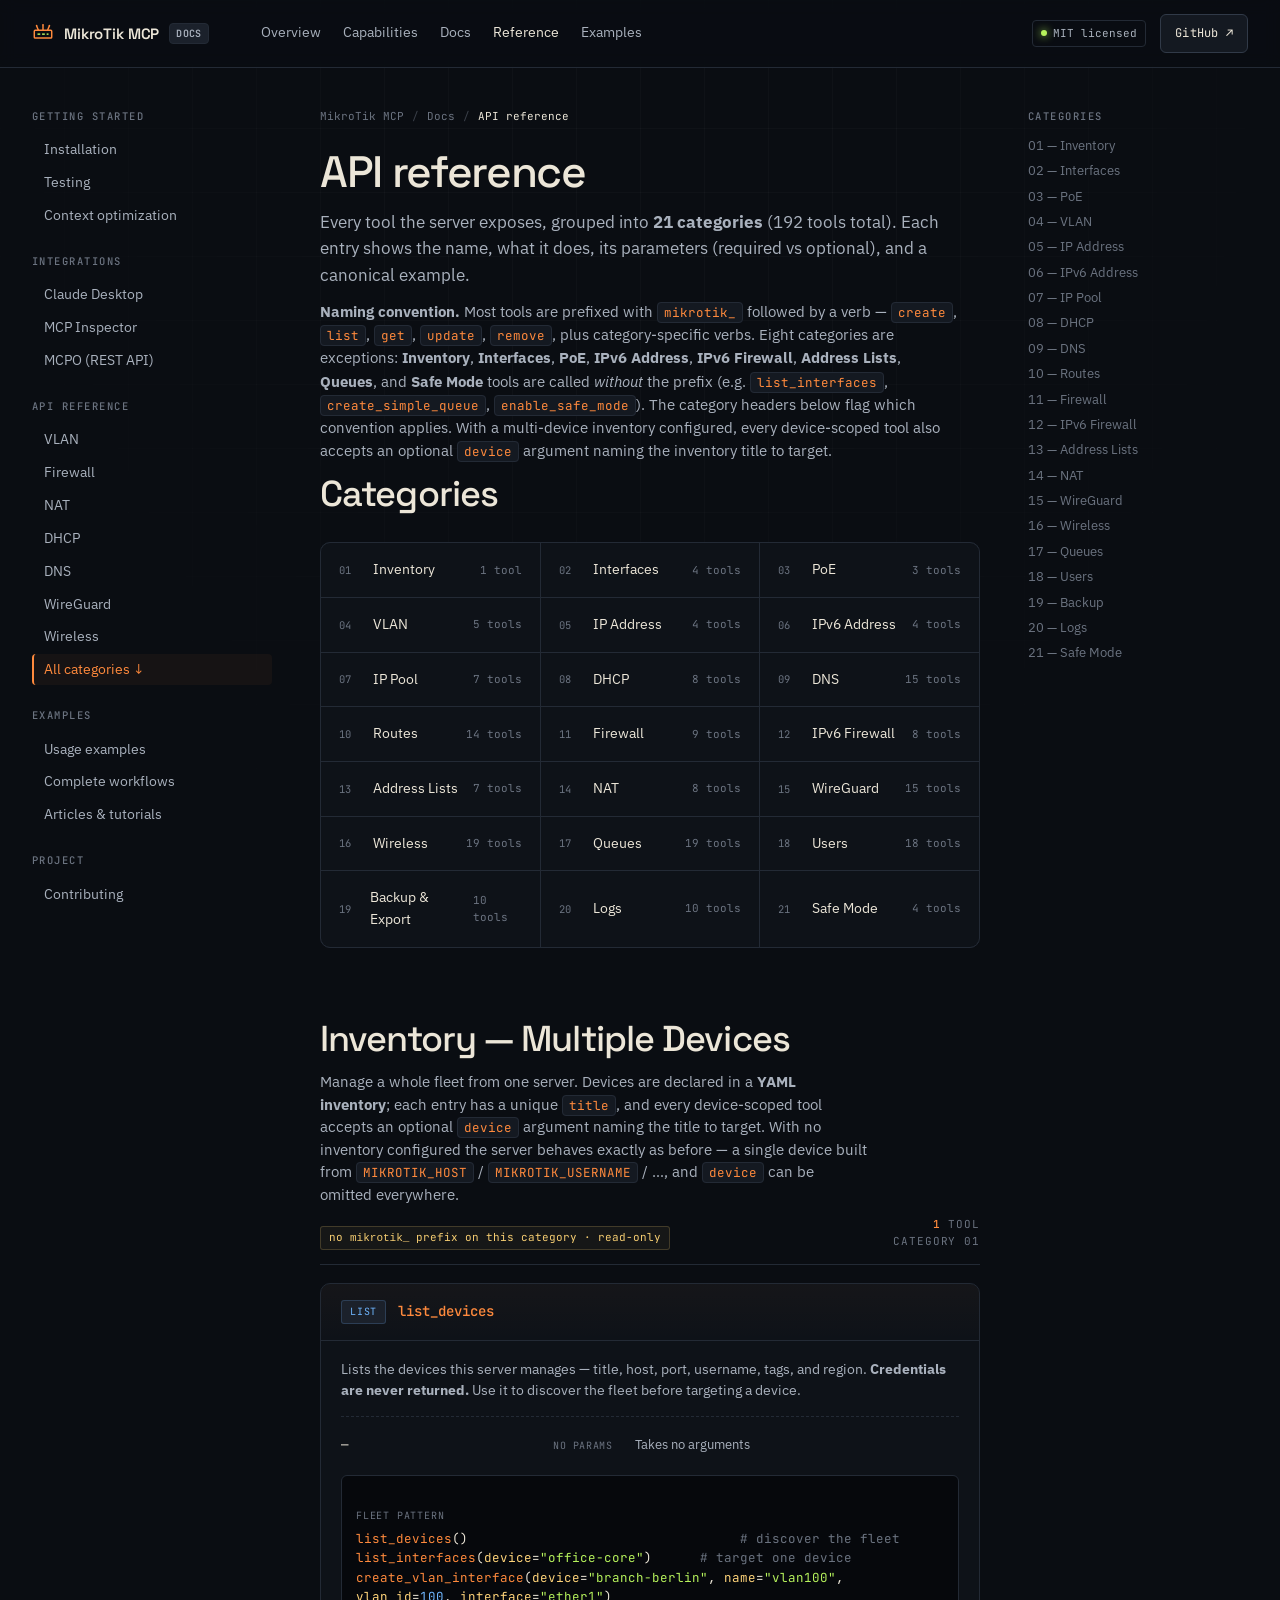
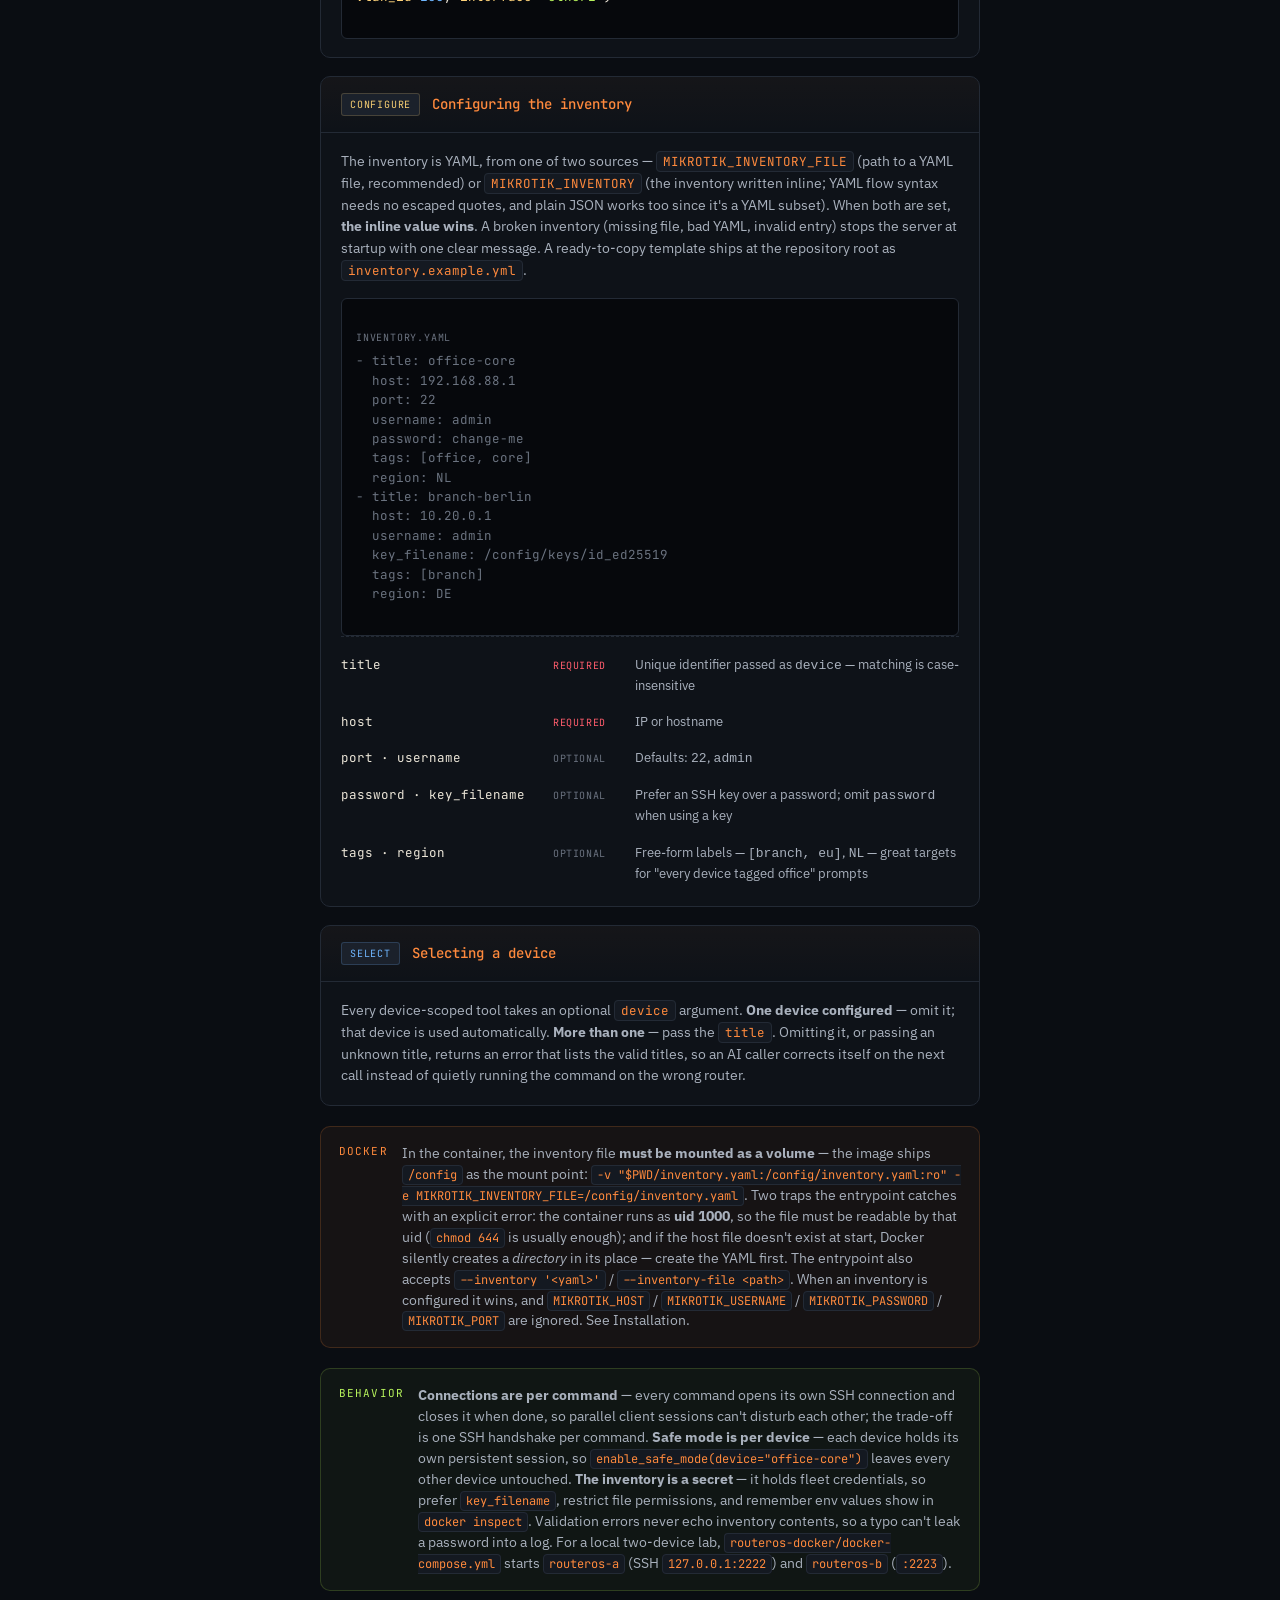
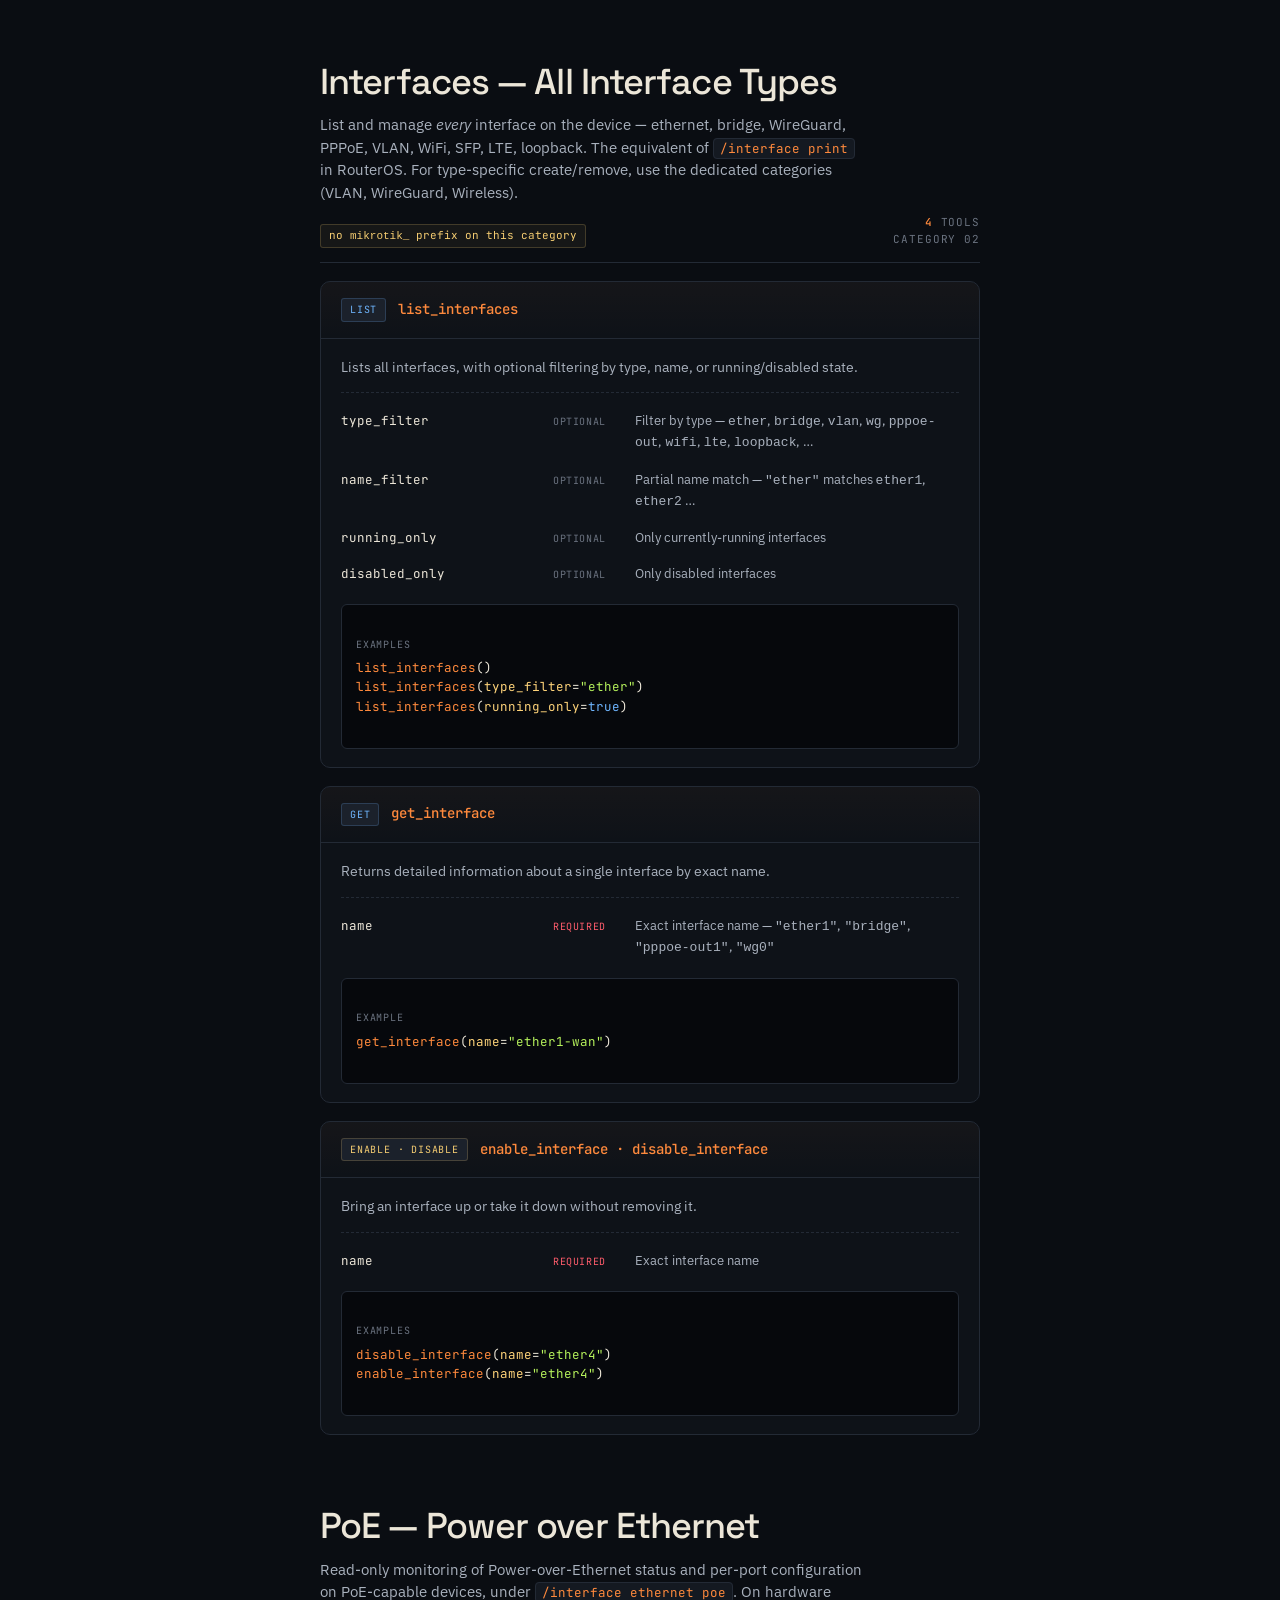
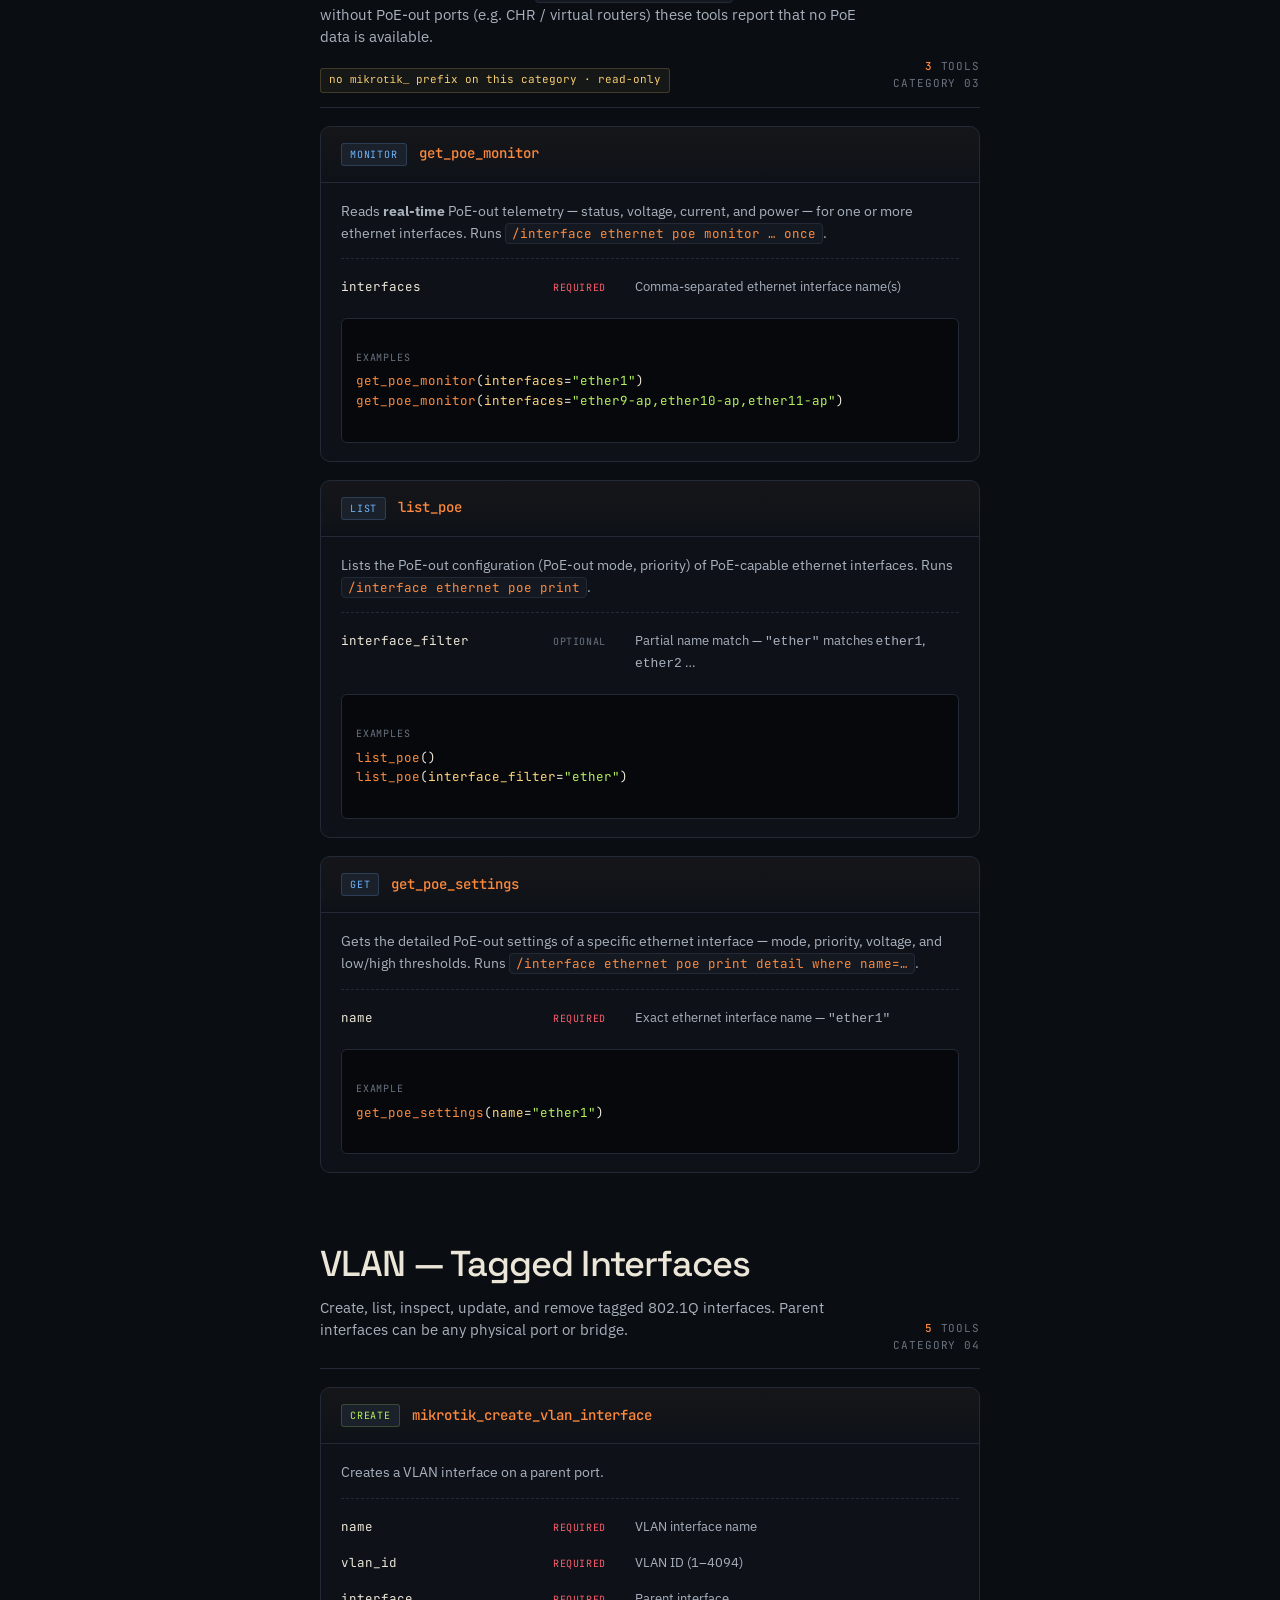
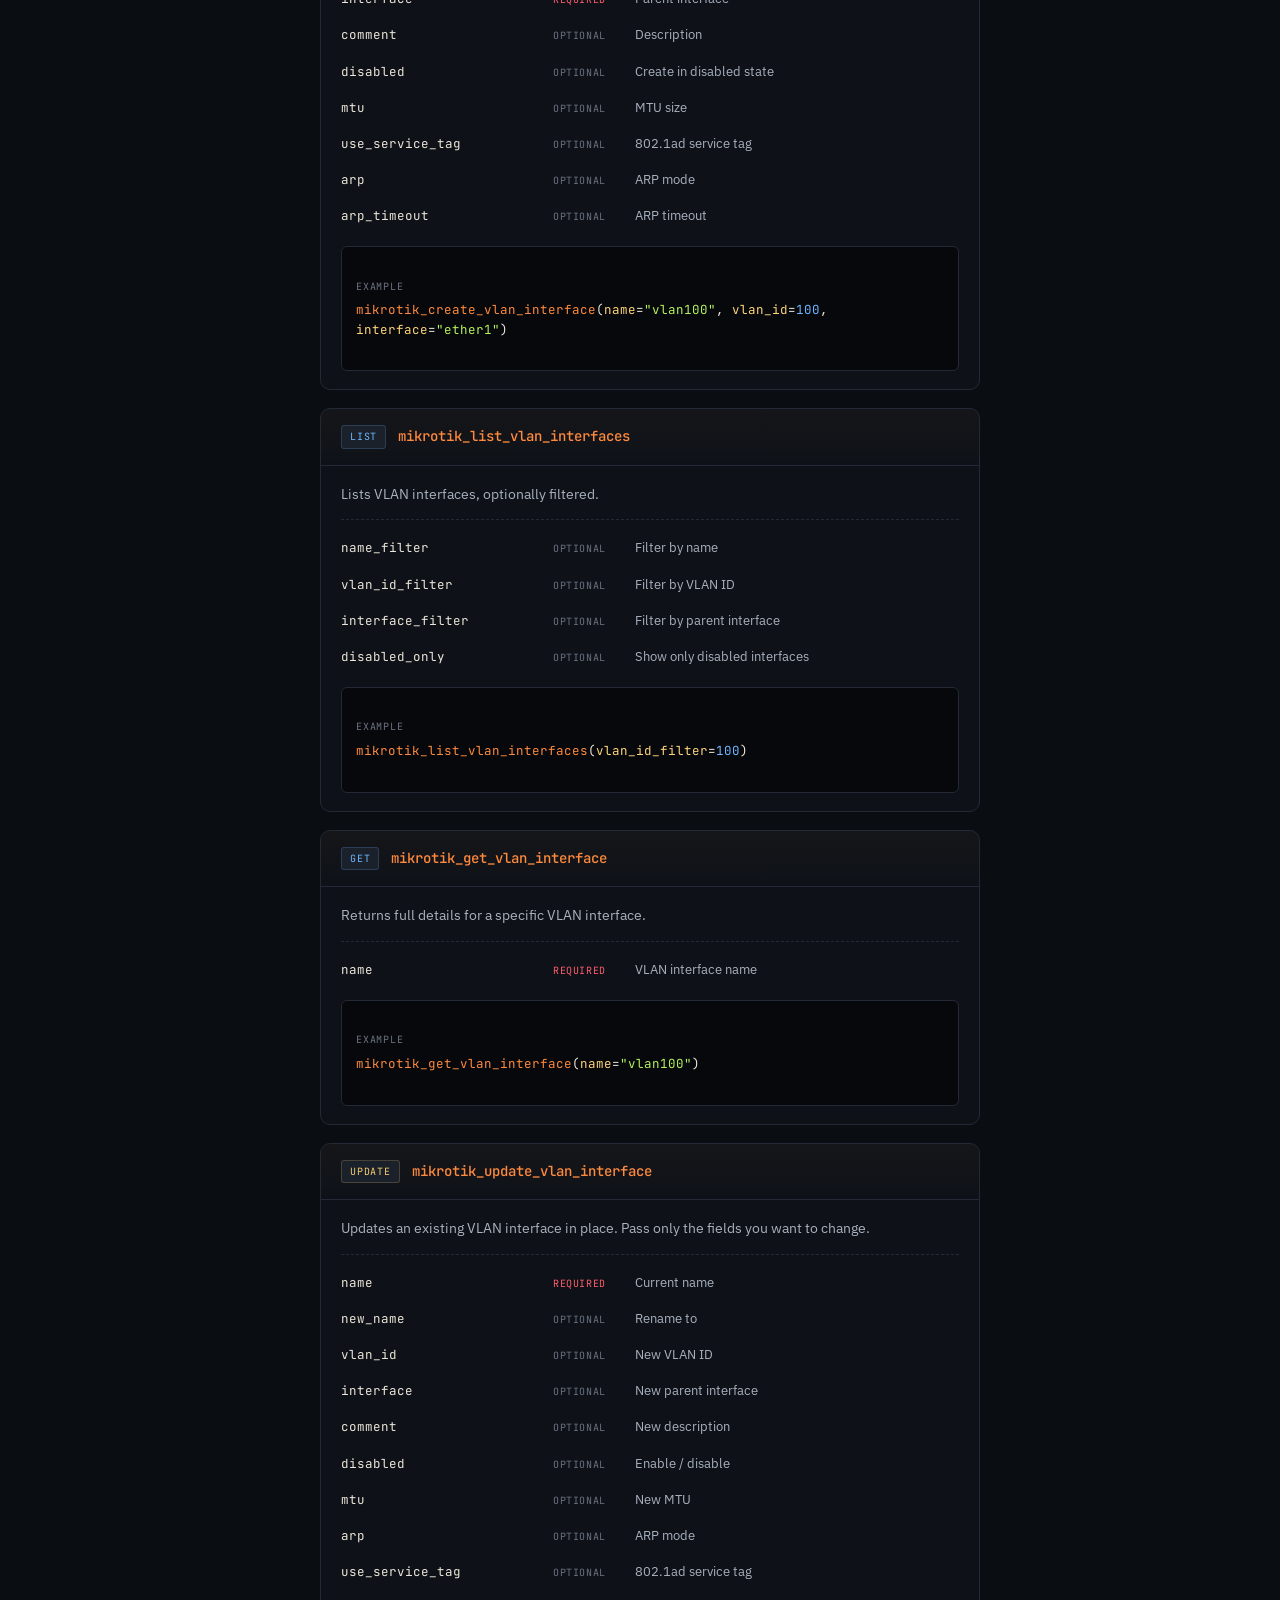
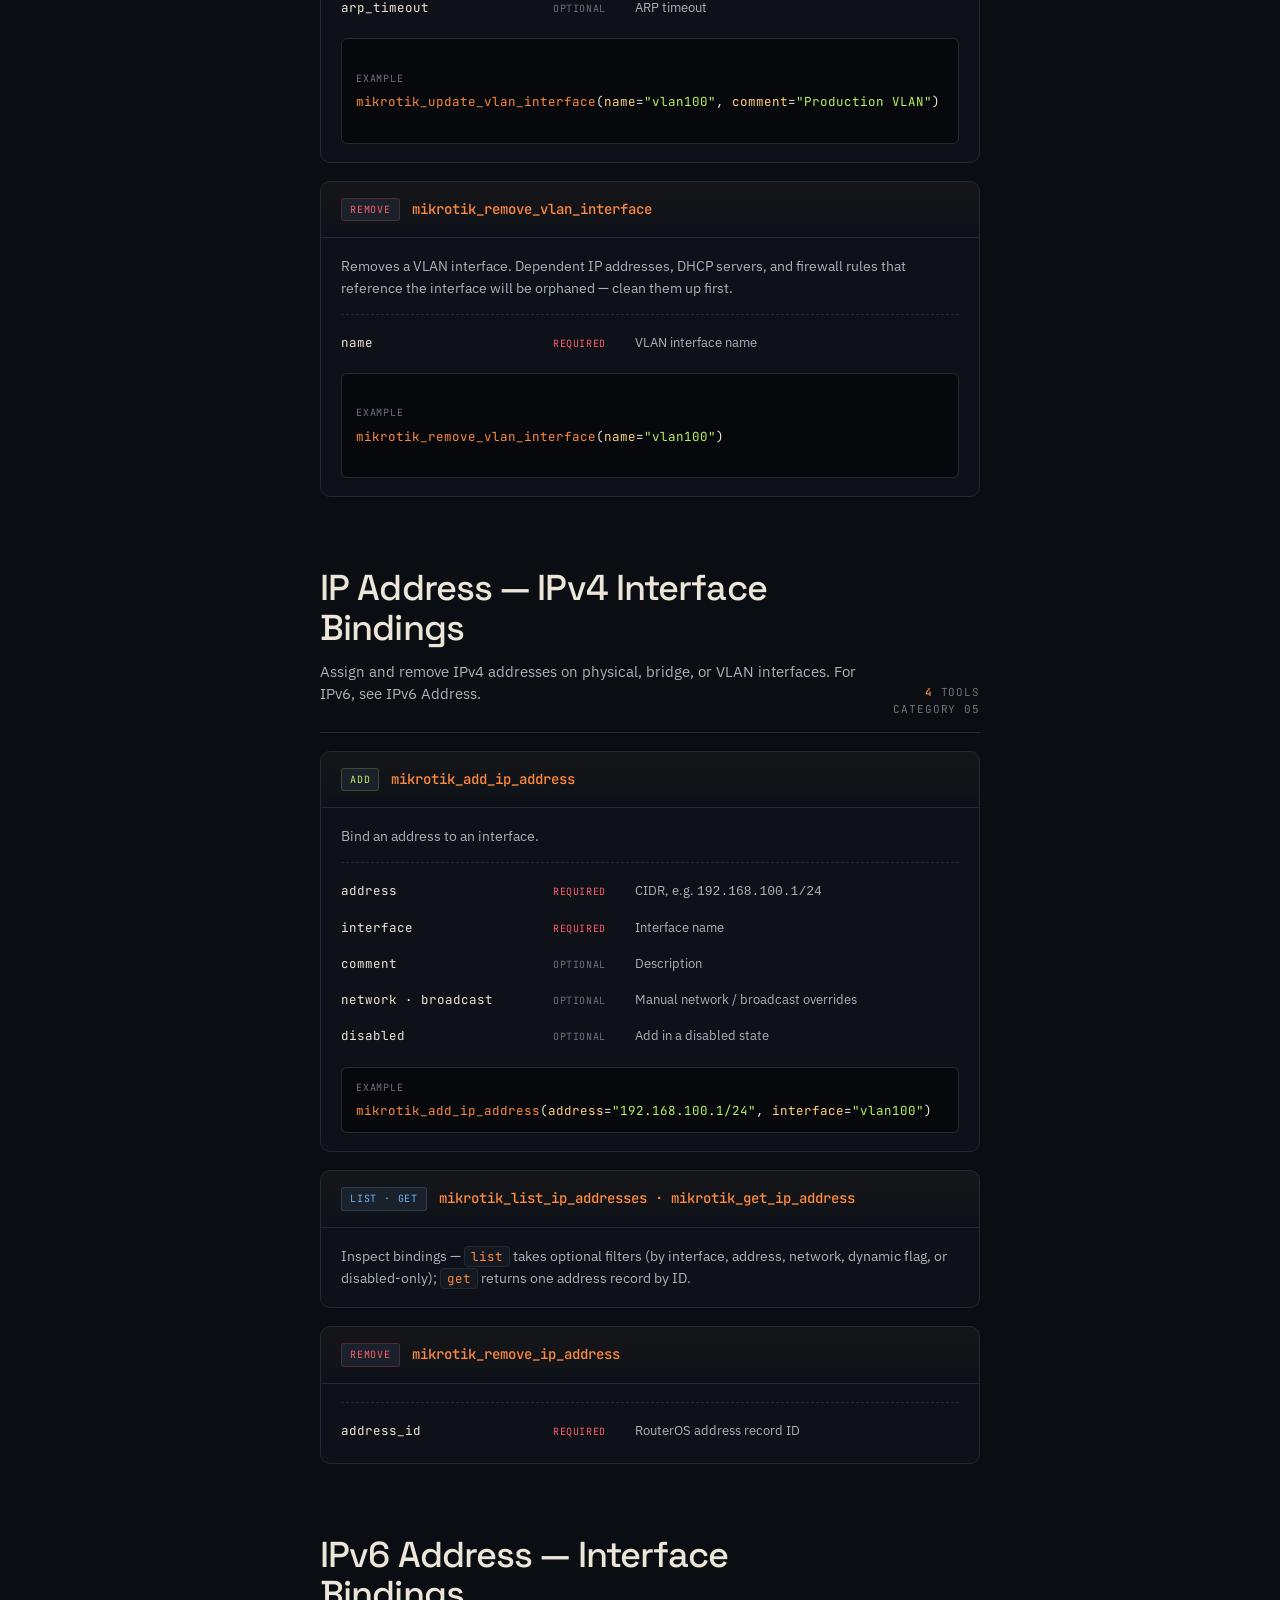
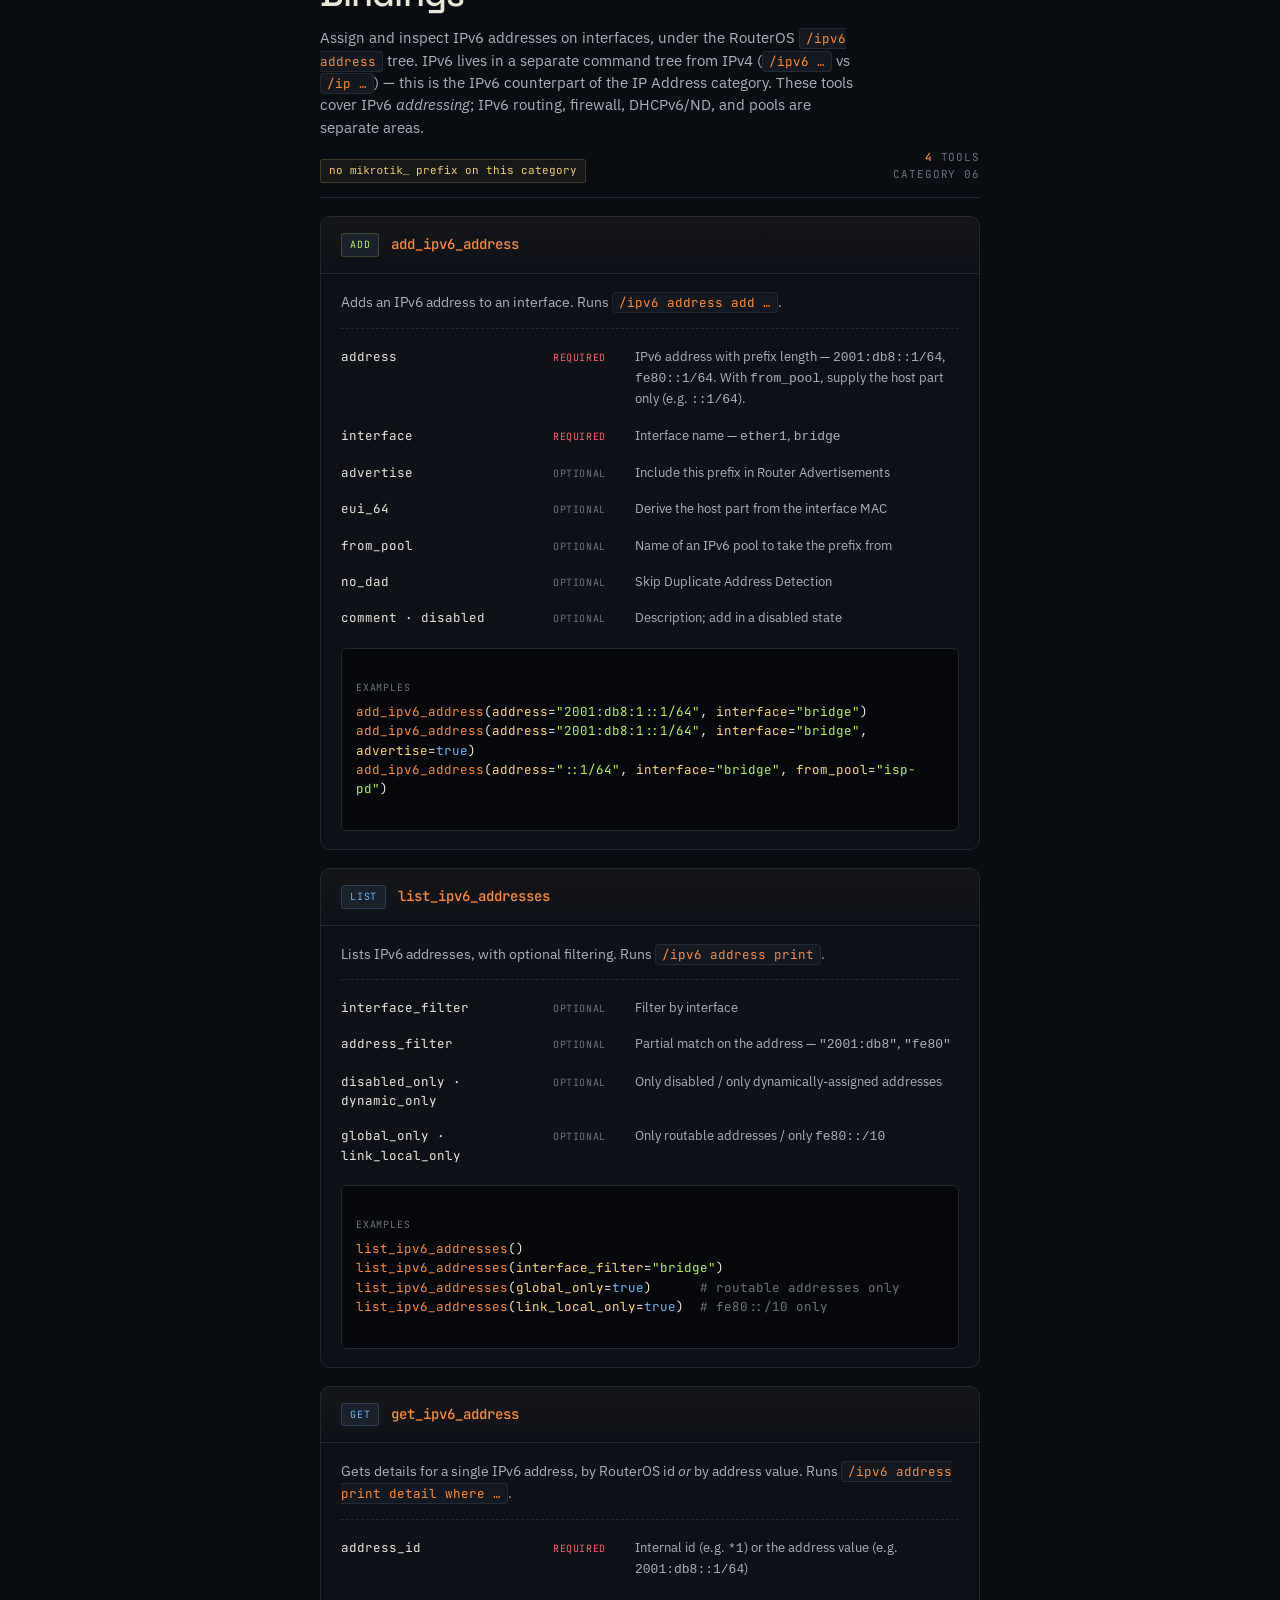
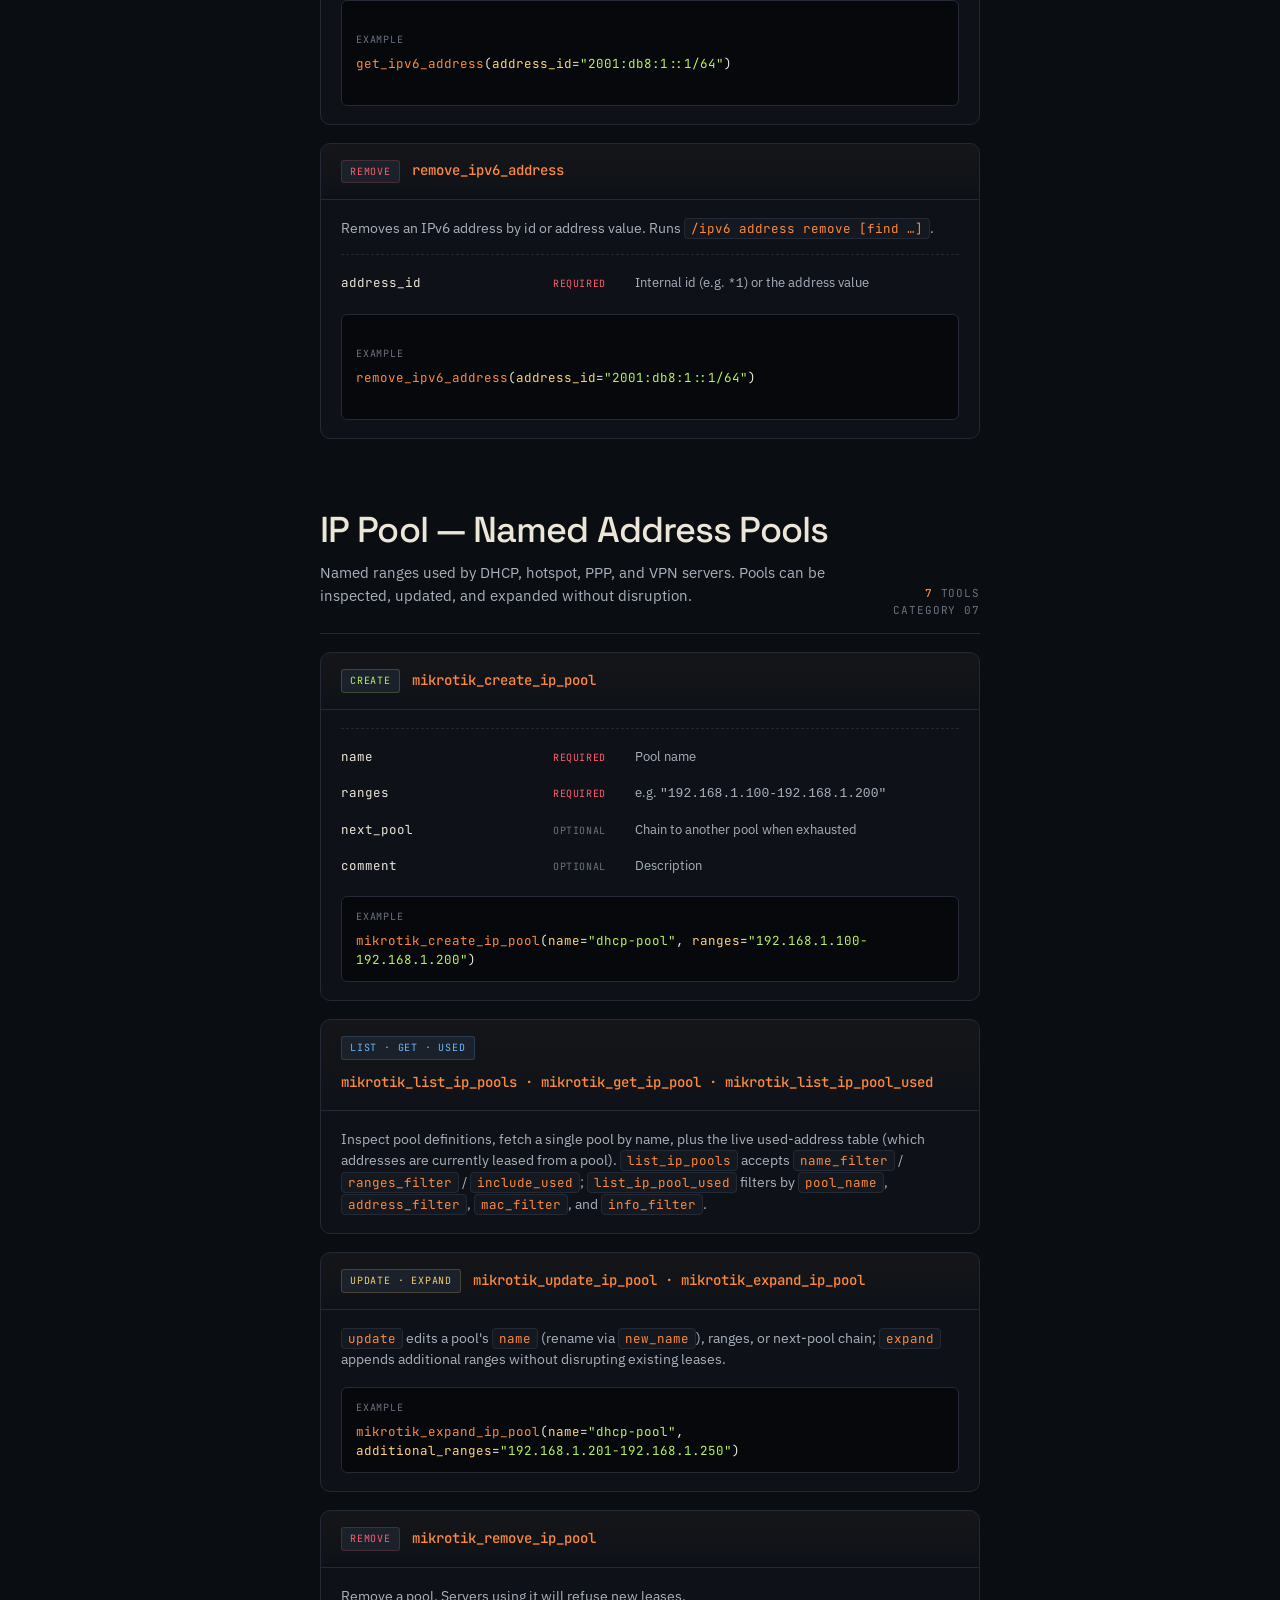
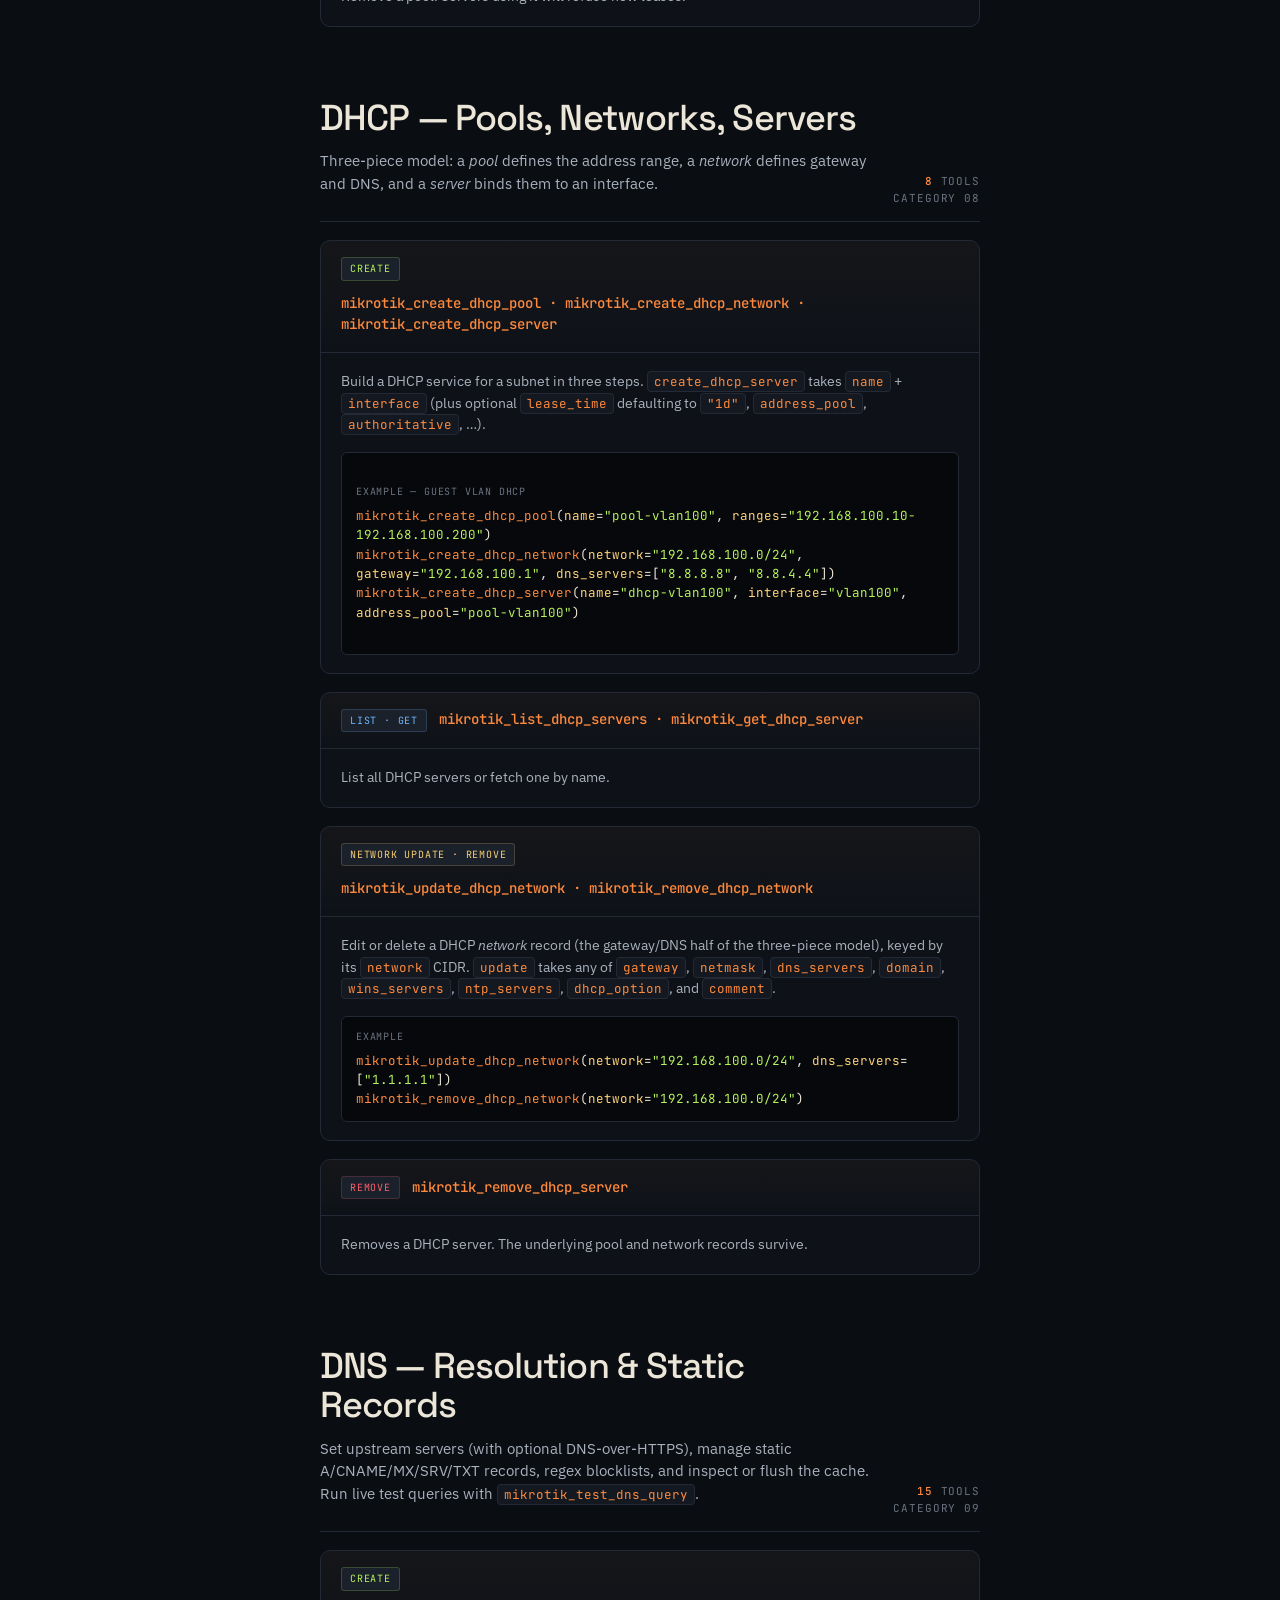
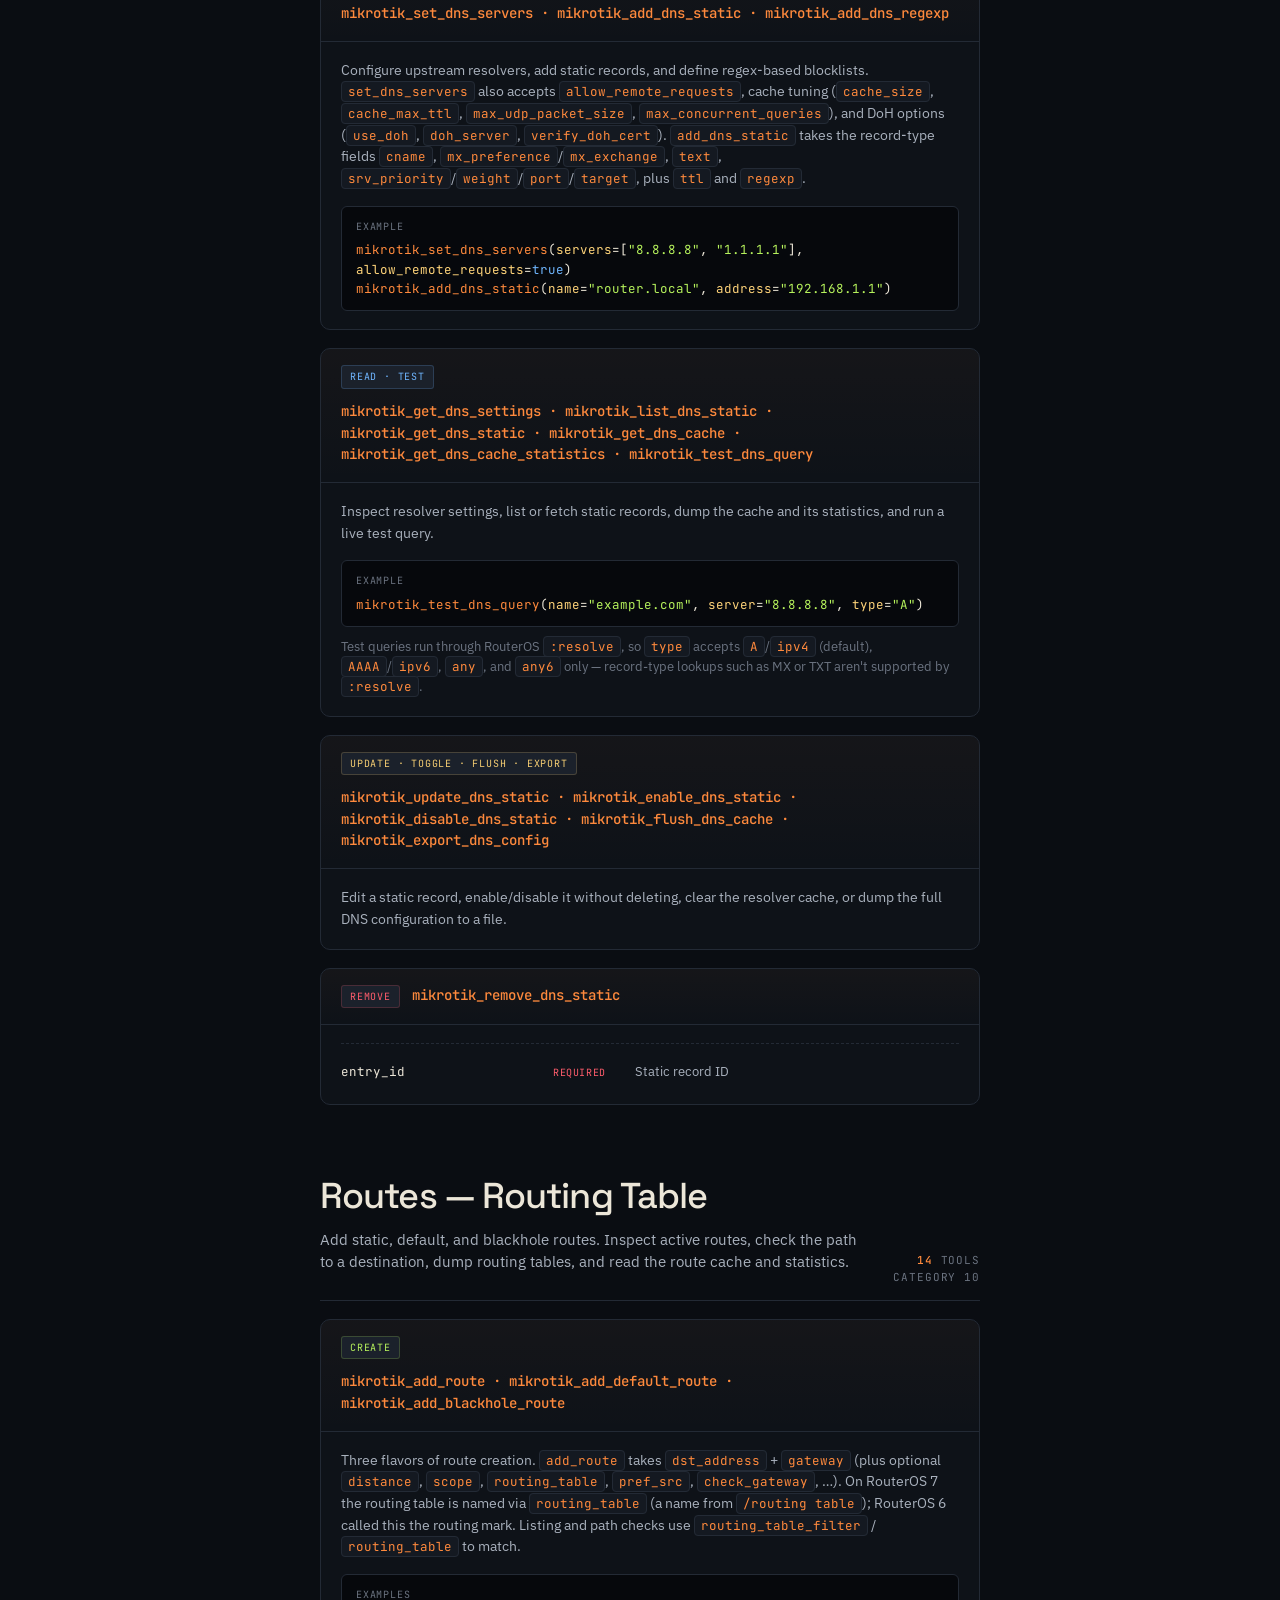
<file: website-src/docs/reference.html>
<!doctype html>
<html lang="en">
<head>
<meta charset="utf-8" />
<meta name="viewport" content="width=device-width, initial-scale=1" />
<link rel="icon" type="image/svg+xml" href="/favicon.svg" />
<link rel="icon" type="image/png" sizes="32x32" href="/favicon-32.png" />
<link rel="icon" type="image/png" sizes="16x16" href="/favicon-16.png" />
<link rel="icon" href="/favicon.ico" sizes="any" />
<link rel="apple-touch-icon" href="/apple-touch-icon.png" />
<meta name="theme-color" content="#0a0d12" />
<title>API Reference — MikroTik MCP docs</title>
<meta name="description" content="Complete API reference for the MikroTik MCP server — 190+ tools across 21 categories: a multi-device inventory, interfaces, PoE, VLAN, IPv4 and IPv6 addressing, IPv4 and IPv6 firewalls, address lists, DHCP, DNS, routes, firewall, NAT, WireGuard, wireless, queues, users, backup, logs, and safe mode." />
<link rel="preconnect" href="https://fonts.googleapis.com" />
<link rel="preconnect" href="https://fonts.gstatic.com" crossorigin />
<link href="https://fonts.googleapis.com/css2?family=Space+Grotesk:wght@400;500;600&family=IBM+Plex+Sans:wght@300;400;500;600&family=JetBrains+Mono:wght@400;500;600&display=swap" rel="stylesheet" />
<link rel="stylesheet" href="../styles.css" />
<style>
  /* Category index */
  .cat-index {
    display: grid; grid-template-columns: repeat(3, 1fr); gap: 1px;
    background: var(--line); border: 1px solid var(--line);
    border-radius: var(--rad-lg); overflow: hidden;
    margin: 28px 0 56px;
  }
  .cat-index a {
    background: var(--bg-1); padding: 16px 18px;
    display: flex; align-items: center; gap: 12px;
    font-size: 14px;
  }
  .cat-index a:hover { background: var(--bg-2); color: var(--ink); }
  .cat-index a .ci-num {
    font-family: var(--mono); font-size: 10.5px; color: var(--ink-mute);
    width: 22px;
  }
  .cat-index a .ci-name { color: var(--ink); }
  .cat-index a .ci-count {
    margin-left: auto; font-family: var(--mono); font-size: 11px;
    color: var(--ink-mute);
  }

  /* Tool entry */
  .tool {
    border: 1px solid var(--line); border-radius: var(--rad-lg);
    background: var(--bg-1);
    margin: 18px 0;
    overflow: hidden;
  }
  .tool-head {
    display: flex; align-items: center; gap: 12px;
    padding: 16px 20px;
    border-bottom: 1px solid var(--line);
    background: linear-gradient(to bottom, rgba(255,138,61,0.03), transparent);
    flex-wrap: wrap;
  }
  .tool-head .tname {
    font-family: var(--mono); font-size: 14px; color: var(--amber);
    font-weight: 500;
  }
  .tool-head .verb {
    font-family: var(--mono); font-size: 10px; letter-spacing: 0.08em;
    text-transform: uppercase; color: var(--ink-mute);
    padding: 3px 8px; background: var(--bg-3); border-radius: 3px;
    border: 1px solid var(--line);
  }
  .tool-head .verb.create { color: var(--lime); border-color: rgba(182,242,92,0.2); }
  .tool-head .verb.delete { color: var(--rose); border-color: rgba(255,93,108,0.2); }
  .tool-head .verb.update { color: #f5cd72; border-color: rgba(245,205,114,0.2); }
  .tool-head .verb.read { color: var(--azure); border-color: rgba(111,182,255,0.2); }
  .tool-body { padding: 18px 20px; }
  .tool-body p { margin: 0 0 14px; font-size: 14px; }
  .tool-body p:last-child { margin-bottom: 0; }

  .params {
    font-family: var(--mono); font-size: 12.5px;
    border-top: 1px dashed var(--line);
    padding-top: 14px;
    display: grid; gap: 8px;
  }
  .params .row {
    display: grid; grid-template-columns: 200px 70px 1fr;
    gap: 12px; align-items: baseline;
    padding: 4px 0;
  }
  .params .row .pname { color: var(--ink); }
  .params .row .pkind {
    font-size: 10px; letter-spacing: 0.06em; text-transform: uppercase;
    color: var(--ink-mute);
  }
  .params .row .pkind.req { color: var(--rose); }
  .params .row .pdesc { color: var(--ink-dim); font-family: var(--sans); font-size: 13px; }

  .ex {
    margin-top: 16px;
    font-family: var(--mono); font-size: 12.5px;
    background: #06080c; border: 1px solid var(--line);
    border-radius: var(--rad);
    padding: 12px 14px;
    color: var(--ink);
    white-space: pre-wrap; word-break: break-word;
  }
  .ex .lbl {
    font-size: 10px; letter-spacing: 0.08em; text-transform: uppercase;
    color: var(--ink-mute); margin-bottom: 6px;
    display: block; font-family: var(--mono);
  }
  .ex .fn { color: var(--amber); }
  .ex .key { color: #ffd47a; }
  .ex .str { color: var(--lime); }
  .ex .num { color: var(--azure); }
  .ex .c { color: var(--ink-mute); }

  .section-hd {
    display: flex; align-items: end; justify-content: space-between;
    margin-top: 72px; margin-bottom: 18px; gap: 24px;
    padding-bottom: 14px; border-bottom: 1px solid var(--line);
  }
  .section-hd h2 { margin: 0; scroll-margin-top: 90px; }
  .section-hd .meta {
    font-family: var(--mono); font-size: 11px; color: var(--ink-mute);
    letter-spacing: 0.08em; text-transform: uppercase;
    text-align: right; white-space: nowrap;
  }
  .section-hd .meta b { color: var(--amber); font-weight: 500; }
  .section-intro { color: var(--ink-dim); font-size: 14.5px; margin: 6px 0 16px; }

  .prefix-note {
    font-family: var(--mono); font-size: 11px;
    color: var(--lime); border: 1px solid rgba(182,242,92,0.2);
    background: rgba(182,242,92,0.05);
    border-radius: 3px; padding: 2px 8px; display: inline-block;
    margin-top: 8px;
  }
  .prefix-note.none { color: #f5cd72; border-color: rgba(245,205,114,0.2); background: rgba(245,205,114,0.05); }
</style>
</head>
<body>
<div class="grid-bg"></div>

<!-- NAV -->
<nav class="nav">
  <a href="../index.html" class="brand">
    <span class="brand-mark">
      <svg viewBox="0 0 24 24" width="22" height="22" fill="none" stroke="currentColor" stroke-width="1.6">
        <rect x="2.5" y="9" width="19" height="8.5" rx="1" stroke="var(--amber)"/>
        <line x1="6" y1="13.25" x2="9" y2="13.25" stroke="var(--lime)"/>
        <line x1="11" y1="13.25" x2="14" y2="13.25" stroke="var(--lime)"/>
        <line x1="16" y1="13.25" x2="18" y2="13.25" stroke="var(--lime)"/>
        <line x1="7" y1="9" x2="5" y2="4" stroke="var(--amber)"/>
        <line x1="12" y1="9" x2="12" y2="3" stroke="var(--amber)"/>
        <line x1="17" y1="9" x2="19" y2="4" stroke="var(--amber)"/>
        <circle cx="5" cy="4" r="0.9" fill="var(--amber)" stroke="none"/>
        <circle cx="12" cy="3" r="0.9" fill="var(--amber)" stroke="none"/>
        <circle cx="19" cy="4" r="0.9" fill="var(--amber)" stroke="none"/>
      </svg>
    </span>
    MikroTik MCP <span class="brand-tag">docs</span>
  </a>
  <div class="nav-links">
    <a href="../index.html#what">Overview</a>
    <a href="../index.html#capabilities">Capabilities</a>
    <a href="index.html">Docs</a>
    <a href="reference.html" class="active">Reference</a>
    <a href="examples.html">Examples</a>
  </div>
  <div class="nav-right">
    <span class="pill"><span class="dot"></span> MIT licensed</span>
    <a class="btn" href="https://github.com/jeff-nasseri/mikrotik-mcp" target="_blank" rel="noopener">GitHub ↗</a>
  </div>
</nav>

<div class="docs">
  <!-- SIDEBAR -->
  <aside class="sidebar">
    <h6>Getting started</h6>
    <ul>
      <li><a href="index.html">Installation</a></li>
      <li><a href="index.html#testing">Testing</a></li>
      <li><a href="index.html#context">Context optimization</a></li>
    </ul>
    <h6>Integrations</h6>
    <ul>
      <li><a href="configure.html#claude">Claude Desktop</a></li>
      <li><a href="configure.html#inspector">MCP Inspector</a></li>
      <li><a href="configure.html#mcpo">MCPO (REST API)</a></li>
    </ul>
    <h6>API reference</h6>
    <ul>
      <li><a href="#vlan">VLAN</a></li>
      <li><a href="#firewall">Firewall</a></li>
      <li><a href="#nat">NAT</a></li>
      <li><a href="#dhcp">DHCP</a></li>
      <li><a href="#dns">DNS</a></li>
      <li><a href="#wireguard">WireGuard</a></li>
      <li><a href="#wireless">Wireless</a></li>
      <li><a href="#" class="active">All categories ↓</a></li>
    </ul>
    <h6>Examples</h6>
    <ul>
      <li><a href="examples.html">Usage examples</a></li>
      <li><a href="examples.html#workflows">Complete workflows</a></li>
      <li><a href="articles.html">Articles &amp; tutorials</a></li>
    </ul>
    <h6>Project</h6>
    <ul>
      <li><a href="contributing.html">Contributing</a></li>
      <li><a href="https://github.com/jeff-nasseri/mikrotik-mcp/blob/master/LICENSE" target="_blank" rel="noopener">License</a></li>
    </ul>
  </aside>

  <!-- MAIN -->
  <main class="doc-main">
    <div class="crumbs">
      <a href="../index.html">MikroTik MCP</a> <span>/</span>
      <a href="index.html">Docs</a> <span>/</span>
      <span style="color:var(--ink);opacity:1">API reference</span>
    </div>
    <h1 class="doc-title">API reference</h1>
    <p class="doc-lede">
      Every tool the server exposes, grouped into <strong>21 categories</strong> (192 tools total). Each
      entry shows the name, what it does, its parameters (required vs optional), and a canonical example.
    </p>
    <p class="doc-lede" style="font-size:15px;">
      <strong>Naming convention.</strong> Most tools are prefixed with <code>mikrotik_</code> followed by a
      verb — <code>create</code>, <code>list</code>, <code>get</code>, <code>update</code>,
      <code>remove</code>, plus category-specific verbs. Eight categories are exceptions:
      <strong>Inventory</strong>, <strong>Interfaces</strong>, <strong>PoE</strong>, <strong>IPv6&nbsp;Address</strong>, <strong>IPv6&nbsp;Firewall</strong>, <strong>Address&nbsp;Lists</strong>, <strong>Queues</strong>, and <strong>Safe Mode</strong> tools are called
      <em>without</em> the prefix (e.g. <code>list_interfaces</code>, <code>create_simple_queue</code>,
      <code>enable_safe_mode</code>). The category headers below flag which convention applies. With a multi-device
      <a href="#inventory">inventory</a> configured, every device-scoped tool also accepts an optional
      <code>device</code> argument naming the inventory title to target.
    </p>

    <h2 style="margin-top:0">Categories</h2>
    <div class="cat-index">
      <a href="#inventory"><span class="ci-num">01</span><span class="ci-name">Inventory</span><span class="ci-count">1 tool</span></a>
      <a href="#interfaces"><span class="ci-num">02</span><span class="ci-name">Interfaces</span><span class="ci-count">4 tools</span></a>
      <a href="#poe"><span class="ci-num">03</span><span class="ci-name">PoE</span><span class="ci-count">3 tools</span></a>
      <a href="#vlan"><span class="ci-num">04</span><span class="ci-name">VLAN</span><span class="ci-count">5 tools</span></a>
      <a href="#ip-address"><span class="ci-num">05</span><span class="ci-name">IP Address</span><span class="ci-count">4 tools</span></a>
      <a href="#ipv6-address"><span class="ci-num">06</span><span class="ci-name">IPv6 Address</span><span class="ci-count">4 tools</span></a>
      <a href="#ip-pool"><span class="ci-num">07</span><span class="ci-name">IP Pool</span><span class="ci-count">7 tools</span></a>
      <a href="#dhcp"><span class="ci-num">08</span><span class="ci-name">DHCP</span><span class="ci-count">8 tools</span></a>
      <a href="#dns"><span class="ci-num">09</span><span class="ci-name">DNS</span><span class="ci-count">15 tools</span></a>
      <a href="#routes"><span class="ci-num">10</span><span class="ci-name">Routes</span><span class="ci-count">14 tools</span></a>
      <a href="#firewall"><span class="ci-num">11</span><span class="ci-name">Firewall</span><span class="ci-count">9 tools</span></a>
      <a href="#ipv6-firewall"><span class="ci-num">12</span><span class="ci-name">IPv6 Firewall</span><span class="ci-count">8 tools</span></a>
      <a href="#address-list"><span class="ci-num">13</span><span class="ci-name">Address Lists</span><span class="ci-count">7 tools</span></a>
      <a href="#nat"><span class="ci-num">14</span><span class="ci-name">NAT</span><span class="ci-count">8 tools</span></a>
      <a href="#wireguard"><span class="ci-num">15</span><span class="ci-name">WireGuard</span><span class="ci-count">15 tools</span></a>
      <a href="#wireless"><span class="ci-num">16</span><span class="ci-name">Wireless</span><span class="ci-count">19 tools</span></a>
      <a href="#queue"><span class="ci-num">17</span><span class="ci-name">Queues</span><span class="ci-count">19 tools</span></a>
      <a href="#users"><span class="ci-num">18</span><span class="ci-name">Users</span><span class="ci-count">18 tools</span></a>
      <a href="#backup"><span class="ci-num">19</span><span class="ci-name">Backup &amp; Export</span><span class="ci-count">10 tools</span></a>
      <a href="#logs"><span class="ci-num">20</span><span class="ci-name">Logs</span><span class="ci-count">10 tools</span></a>
      <a href="#safe-mode"><span class="ci-num">21</span><span class="ci-name">Safe Mode</span><span class="ci-count">4 tools</span></a>
    </div>
    <!-- ============ 01 INVENTORY ============ -->
    <div class="section-hd">
      <div>
        <h2 id="inventory">Inventory — Multiple Devices</h2>
        <p class="section-intro">Manage a whole fleet from one server. Devices are declared in a
          <strong>YAML inventory</strong>; each entry has a unique <code>title</code>, and every
          device-scoped tool accepts an optional <code>device</code> argument naming the title to
          target. With no inventory configured the server behaves exactly as before — a single device
          built from <code>MIKROTIK_HOST</code> / <code>MIKROTIK_USERNAME</code> / …, and
          <code>device</code> can be omitted everywhere.</p>
        <span class="prefix-note none">no <code>mikrotik_</code> prefix on this category · read-only</span>
      </div>
      <div class="meta"><b>1</b> tool<br>category 01</div>
    </div>

    <div class="tool">
      <div class="tool-head">
        <span class="verb read">list</span>
        <span class="tname">list_devices</span>
      </div>
      <div class="tool-body">
        <p>Lists the devices this server manages — title, host, port, username, tags, and region.
          <strong>Credentials are never returned.</strong> Use it to discover the fleet before
          targeting a device.</p>
        <div class="params"><div class="row"><span class="pname">—</span><span class="pkind">no params</span><span class="pdesc">Takes no arguments</span></div></div>
        <div class="ex">
<span class="lbl">Fleet pattern</span><span class="fn">list_devices</span>()                                  <span class="c"># discover the fleet</span>
<span class="fn">list_interfaces</span>(<span class="key">device</span>=<span class="str">"office-core"</span>)      <span class="c"># target one device</span>
<span class="fn">create_vlan_interface</span>(<span class="key">device</span>=<span class="str">"branch-berlin"</span>, <span class="key">name</span>=<span class="str">"vlan100"</span>, <span class="key">vlan_id</span>=<span class="num">100</span>, <span class="key">interface</span>=<span class="str">"ether1"</span>)
        </div>
      </div>
    </div>

    <div class="tool">
      <div class="tool-head">
        <span class="verb update">configure</span>
        <span class="tname">Configuring the inventory</span>
      </div>
      <div class="tool-body">
        <p>The inventory is YAML, from one of two sources —
          <code>MIKROTIK_INVENTORY_FILE</code> (path to a YAML file, recommended) or
          <code>MIKROTIK_INVENTORY</code> (the inventory written inline; YAML flow syntax needs no
          escaped quotes, and plain JSON works too since it's a YAML subset). When both are set,
          <strong>the inline value wins</strong>. A broken inventory (missing file, bad YAML, invalid
          entry) stops the server at startup with one clear message. A ready-to-copy template ships at
          the repository root as <a href="https://github.com/jeff-nasseri/mikrotik-mcp/blob/master/inventory.example.yml" target="_blank" rel="noopener"><code>inventory.example.yml</code></a>.</p>
        <div class="ex">
<span class="lbl">inventory.yaml</span><span class="c">- title: office-core</span>
<span class="c">  host: 192.168.88.1</span>
<span class="c">  port: 22</span>
<span class="c">  username: admin</span>
<span class="c">  password: change-me</span>
<span class="c">  tags: [office, core]</span>
<span class="c">  region: NL</span>
<span class="c">- title: branch-berlin</span>
<span class="c">  host: 10.20.0.1</span>
<span class="c">  username: admin</span>
<span class="c">  key_filename: /config/keys/id_ed25519</span>
<span class="c">  tags: [branch]</span>
<span class="c">  region: DE</span>
        </div>
        <div class="params">
          <div class="row"><span class="pname">title</span><span class="pkind req">required</span><span class="pdesc">Unique identifier passed as <code>device</code> — matching is case-insensitive</span></div>
          <div class="row"><span class="pname">host</span><span class="pkind req">required</span><span class="pdesc">IP or hostname</span></div>
          <div class="row"><span class="pname">port · username</span><span class="pkind">optional</span><span class="pdesc">Defaults: <code>22</code>, <code>admin</code></span></div>
          <div class="row"><span class="pname">password · key_filename</span><span class="pkind">optional</span><span class="pdesc">Prefer an SSH key over a password; omit <code>password</code> when using a key</span></div>
          <div class="row"><span class="pname">tags · region</span><span class="pkind">optional</span><span class="pdesc">Free-form labels — <code>[branch, eu]</code>, <code>NL</code> — great targets for "every device tagged office" prompts</span></div>
        </div>
      </div>
    </div>

    <div class="tool">
      <div class="tool-head">
        <span class="verb read">select</span>
        <span class="tname">Selecting a device</span>
      </div>
      <div class="tool-body">
        <p>Every device-scoped tool takes an optional <code>device</code> argument.
          <strong>One device configured</strong> — omit it; that device is used automatically.
          <strong>More than one</strong> — pass the <code>title</code>. Omitting it, or passing an
          unknown title, returns an error that lists the valid titles, so an AI caller corrects
          itself on the next call instead of quietly running the command on the wrong router.</p>
      </div>
    </div>

    <div class="callout">
      <span class="icon">DOCKER</span>
      <div>
        In the container, the inventory file <strong>must be mounted as a volume</strong> — the image
        ships <code>/config</code> as the mount point:
        <code>-v "$PWD/inventory.yaml:/config/inventory.yaml:ro" -e MIKROTIK_INVENTORY_FILE=/config/inventory.yaml</code>.
        Two traps the entrypoint catches with an explicit error: the container runs as
        <strong>uid&nbsp;1000</strong>, so the file must be readable by that uid
        (<code>chmod 644</code> is usually enough); and if the host file doesn't exist at start,
        Docker silently creates a <em>directory</em> in its place — create the YAML first. The
        entrypoint also accepts <code>--inventory '&lt;yaml&gt;'</code> / <code>--inventory-file &lt;path&gt;</code>.
        When an inventory is configured it wins, and <code>MIKROTIK_HOST</code> /
        <code>MIKROTIK_USERNAME</code> / <code>MIKROTIK_PASSWORD</code> / <code>MIKROTIK_PORT</code>
        are ignored. See <a href="index.html#inventory-docker">Installation</a>.
      </div>
    </div>

    <div class="callout tip">
      <span class="icon">BEHAVIOR</span>
      <div>
        <strong>Connections are per command</strong> — every command opens its own SSH connection and
        closes it when done, so parallel client sessions can't disturb each other; the trade-off is
        one SSH handshake per command. <strong>Safe mode is per device</strong> — each device holds
        its own persistent session, so <code>enable_safe_mode(device="office-core")</code> leaves
        every other device untouched. <strong>The inventory is a secret</strong> — it holds fleet
        credentials, so prefer <code>key_filename</code>, restrict file permissions, and remember
        env values show in <code>docker inspect</code>. Validation errors never echo inventory
        contents, so a typo can't leak a password into a log. For a local two-device lab,
        <code>routeros-docker/docker-compose.yml</code> starts <code>routeros-a</code> (SSH
        <code>127.0.0.1:2222</code>) and <code>routeros-b</code> (<code>:2223</code>).
      </div>
    </div>

    <!-- ============ 02 INTERFACES ============ -->
    <div class="section-hd">
      <div>
        <h2 id="interfaces">Interfaces — All Interface Types</h2>
        <p class="section-intro">List and manage <em>every</em> interface on the device — ethernet, bridge,
          WireGuard, PPPoE, VLAN, WiFi, SFP, LTE, loopback. The equivalent of
          <code>/interface print</code> in RouterOS. For type-specific create/remove, use the dedicated
          categories (VLAN, WireGuard, Wireless).</p>
        <span class="prefix-note none">no <code>mikrotik_</code> prefix on this category</span>
      </div>
      <div class="meta"><b>4</b> tools<br>category 02</div>
    </div>

    <div class="tool">
      <div class="tool-head">
        <span class="verb read">list</span>
        <span class="tname">list_interfaces</span>
      </div>
      <div class="tool-body">
        <p>Lists all interfaces, with optional filtering by type, name, or running/disabled state.</p>
        <div class="params">
          <div class="row"><span class="pname">type_filter</span><span class="pkind">optional</span><span class="pdesc">Filter by type — <code>ether</code>, <code>bridge</code>, <code>vlan</code>, <code>wg</code>, <code>pppoe-out</code>, <code>wifi</code>, <code>lte</code>, <code>loopback</code>, …</span></div>
          <div class="row"><span class="pname">name_filter</span><span class="pkind">optional</span><span class="pdesc">Partial name match — <code>"ether"</code> matches <code>ether1</code>, <code>ether2</code> …</span></div>
          <div class="row"><span class="pname">running_only</span><span class="pkind">optional</span><span class="pdesc">Only currently-running interfaces</span></div>
          <div class="row"><span class="pname">disabled_only</span><span class="pkind">optional</span><span class="pdesc">Only disabled interfaces</span></div>
        </div>
        <div class="ex">
<span class="lbl">Examples</span><span class="fn">list_interfaces</span>()
<span class="fn">list_interfaces</span>(<span class="key">type_filter</span>=<span class="str">"ether"</span>)
<span class="fn">list_interfaces</span>(<span class="key">running_only</span>=<span class="num">true</span>)
        </div>
      </div>
    </div>

    <div class="tool">
      <div class="tool-head">
        <span class="verb read">get</span>
        <span class="tname">get_interface</span>
      </div>
      <div class="tool-body">
        <p>Returns detailed information about a single interface by exact name.</p>
        <div class="params">
          <div class="row"><span class="pname">name</span><span class="pkind req">required</span><span class="pdesc">Exact interface name — <code>"ether1"</code>, <code>"bridge"</code>, <code>"pppoe-out1"</code>, <code>"wg0"</code></span></div>
        </div>
        <div class="ex">
<span class="lbl">Example</span><span class="fn">get_interface</span>(<span class="key">name</span>=<span class="str">"ether1-wan"</span>)
        </div>
      </div>
    </div>

    <div class="tool">
      <div class="tool-head">
        <span class="verb update">enable · disable</span>
        <span class="tname">enable_interface · disable_interface</span>
      </div>
      <div class="tool-body">
        <p>Bring an interface up or take it down without removing it.</p>
        <div class="params">
          <div class="row"><span class="pname">name</span><span class="pkind req">required</span><span class="pdesc">Exact interface name</span></div>
        </div>
        <div class="ex">
<span class="lbl">Examples</span><span class="fn">disable_interface</span>(<span class="key">name</span>=<span class="str">"ether4"</span>)
<span class="fn">enable_interface</span>(<span class="key">name</span>=<span class="str">"ether4"</span>)
        </div>
      </div>
    </div>

    <!-- ============ 03 POE ============ -->
    <div class="section-hd">
      <div>
        <h2 id="poe">PoE — Power over Ethernet</h2>
        <p class="section-intro">Read-only monitoring of Power-over-Ethernet status and per-port
          configuration on PoE-capable devices, under <code>/interface ethernet poe</code>. On hardware
          without PoE-out ports (e.g. CHR / virtual routers) these tools report that no PoE data is
          available.</p>
        <span class="prefix-note none">no <code>mikrotik_</code> prefix on this category · read-only</span>
      </div>
      <div class="meta"><b>3</b> tools<br>category 03</div>
    </div>

    <div class="tool">
      <div class="tool-head">
        <span class="verb read">monitor</span>
        <span class="tname">get_poe_monitor</span>
      </div>
      <div class="tool-body">
        <p>Reads <strong>real-time</strong> PoE-out telemetry — status, voltage, current, and power — for
          one or more ethernet interfaces. Runs <code>/interface ethernet poe monitor … once</code>.</p>
        <div class="params">
          <div class="row"><span class="pname">interfaces</span><span class="pkind req">required</span><span class="pdesc">Comma-separated ethernet interface name(s)</span></div>
        </div>
        <div class="ex">
<span class="lbl">Examples</span><span class="fn">get_poe_monitor</span>(<span class="key">interfaces</span>=<span class="str">"ether1"</span>)
<span class="fn">get_poe_monitor</span>(<span class="key">interfaces</span>=<span class="str">"ether9-ap,ether10-ap,ether11-ap"</span>)
        </div>
      </div>
    </div>

    <div class="tool">
      <div class="tool-head">
        <span class="verb read">list</span>
        <span class="tname">list_poe</span>
      </div>
      <div class="tool-body">
        <p>Lists the PoE-out configuration (PoE-out mode, priority) of PoE-capable ethernet interfaces.
          Runs <code>/interface ethernet poe print</code>.</p>
        <div class="params">
          <div class="row"><span class="pname">interface_filter</span><span class="pkind">optional</span><span class="pdesc">Partial name match — <code>"ether"</code> matches <code>ether1</code>, <code>ether2</code> …</span></div>
        </div>
        <div class="ex">
<span class="lbl">Examples</span><span class="fn">list_poe</span>()
<span class="fn">list_poe</span>(<span class="key">interface_filter</span>=<span class="str">"ether"</span>)
        </div>
      </div>
    </div>

    <div class="tool">
      <div class="tool-head">
        <span class="verb read">get</span>
        <span class="tname">get_poe_settings</span>
      </div>
      <div class="tool-body">
        <p>Gets the detailed PoE-out settings of a specific ethernet interface — mode, priority, voltage,
          and low/high thresholds. Runs <code>/interface ethernet poe print detail where name=…</code>.</p>
        <div class="params">
          <div class="row"><span class="pname">name</span><span class="pkind req">required</span><span class="pdesc">Exact ethernet interface name — <code>"ether1"</code></span></div>
        </div>
        <div class="ex">
<span class="lbl">Example</span><span class="fn">get_poe_settings</span>(<span class="key">name</span>=<span class="str">"ether1"</span>)
        </div>
      </div>
    </div>

    <!-- ============ 04 VLAN ============ -->
    <div class="section-hd">
      <div>
        <h2 id="vlan">VLAN — Tagged Interfaces</h2>
        <p class="section-intro">Create, list, inspect, update, and remove tagged 802.1Q interfaces. Parent
          interfaces can be any physical port or bridge.</p>
      </div>
      <div class="meta"><b>5</b> tools<br>category 04</div>
    </div>

    <div class="tool">
      <div class="tool-head">
        <span class="verb create">create</span>
        <span class="tname">mikrotik_create_vlan_interface</span>
      </div>
      <div class="tool-body">
        <p>Creates a VLAN interface on a parent port.</p>
        <div class="params">
          <div class="row"><span class="pname">name</span><span class="pkind req">required</span><span class="pdesc">VLAN interface name</span></div>
          <div class="row"><span class="pname">vlan_id</span><span class="pkind req">required</span><span class="pdesc">VLAN ID (1–4094)</span></div>
          <div class="row"><span class="pname">interface</span><span class="pkind req">required</span><span class="pdesc">Parent interface</span></div>
          <div class="row"><span class="pname">comment</span><span class="pkind">optional</span><span class="pdesc">Description</span></div>
          <div class="row"><span class="pname">disabled</span><span class="pkind">optional</span><span class="pdesc">Create in disabled state</span></div>
          <div class="row"><span class="pname">mtu</span><span class="pkind">optional</span><span class="pdesc">MTU size</span></div>
          <div class="row"><span class="pname">use_service_tag</span><span class="pkind">optional</span><span class="pdesc">802.1ad service tag</span></div>
          <div class="row"><span class="pname">arp</span><span class="pkind">optional</span><span class="pdesc">ARP mode</span></div>
          <div class="row"><span class="pname">arp_timeout</span><span class="pkind">optional</span><span class="pdesc">ARP timeout</span></div>
        </div>
        <div class="ex">
<span class="lbl">Example</span><span class="fn">mikrotik_create_vlan_interface</span>(<span class="key">name</span>=<span class="str">"vlan100"</span>, <span class="key">vlan_id</span>=<span class="num">100</span>, <span class="key">interface</span>=<span class="str">"ether1"</span>)
        </div>
      </div>
    </div>

    <div class="tool">
      <div class="tool-head">
        <span class="verb read">list</span>
        <span class="tname">mikrotik_list_vlan_interfaces</span>
      </div>
      <div class="tool-body">
        <p>Lists VLAN interfaces, optionally filtered.</p>
        <div class="params">
          <div class="row"><span class="pname">name_filter</span><span class="pkind">optional</span><span class="pdesc">Filter by name</span></div>
          <div class="row"><span class="pname">vlan_id_filter</span><span class="pkind">optional</span><span class="pdesc">Filter by VLAN ID</span></div>
          <div class="row"><span class="pname">interface_filter</span><span class="pkind">optional</span><span class="pdesc">Filter by parent interface</span></div>
          <div class="row"><span class="pname">disabled_only</span><span class="pkind">optional</span><span class="pdesc">Show only disabled interfaces</span></div>
        </div>
        <div class="ex">
<span class="lbl">Example</span><span class="fn">mikrotik_list_vlan_interfaces</span>(<span class="key">vlan_id_filter</span>=<span class="num">100</span>)
        </div>
      </div>
    </div>

    <div class="tool">
      <div class="tool-head">
        <span class="verb read">get</span>
        <span class="tname">mikrotik_get_vlan_interface</span>
      </div>
      <div class="tool-body">
        <p>Returns full details for a specific VLAN interface.</p>
        <div class="params">
          <div class="row"><span class="pname">name</span><span class="pkind req">required</span><span class="pdesc">VLAN interface name</span></div>
        </div>
        <div class="ex">
<span class="lbl">Example</span><span class="fn">mikrotik_get_vlan_interface</span>(<span class="key">name</span>=<span class="str">"vlan100"</span>)
        </div>
      </div>
    </div>

    <div class="tool">
      <div class="tool-head">
        <span class="verb update">update</span>
        <span class="tname">mikrotik_update_vlan_interface</span>
      </div>
      <div class="tool-body">
        <p>Updates an existing VLAN interface in place. Pass only the fields you want to change.</p>
        <div class="params">
          <div class="row"><span class="pname">name</span><span class="pkind req">required</span><span class="pdesc">Current name</span></div>
          <div class="row"><span class="pname">new_name</span><span class="pkind">optional</span><span class="pdesc">Rename to</span></div>
          <div class="row"><span class="pname">vlan_id</span><span class="pkind">optional</span><span class="pdesc">New VLAN ID</span></div>
          <div class="row"><span class="pname">interface</span><span class="pkind">optional</span><span class="pdesc">New parent interface</span></div>
          <div class="row"><span class="pname">comment</span><span class="pkind">optional</span><span class="pdesc">New description</span></div>
          <div class="row"><span class="pname">disabled</span><span class="pkind">optional</span><span class="pdesc">Enable / disable</span></div>
          <div class="row"><span class="pname">mtu</span><span class="pkind">optional</span><span class="pdesc">New MTU</span></div>
          <div class="row"><span class="pname">arp</span><span class="pkind">optional</span><span class="pdesc">ARP mode</span></div>
          <div class="row"><span class="pname">use_service_tag</span><span class="pkind">optional</span><span class="pdesc">802.1ad service tag</span></div>
          <div class="row"><span class="pname">arp_timeout</span><span class="pkind">optional</span><span class="pdesc">ARP timeout</span></div>
        </div>
        <div class="ex">
<span class="lbl">Example</span><span class="fn">mikrotik_update_vlan_interface</span>(<span class="key">name</span>=<span class="str">"vlan100"</span>, <span class="key">comment</span>=<span class="str">"Production VLAN"</span>)
        </div>
      </div>
    </div>

    <div class="tool">
      <div class="tool-head">
        <span class="verb delete">remove</span>
        <span class="tname">mikrotik_remove_vlan_interface</span>
      </div>
      <div class="tool-body">
        <p>Removes a VLAN interface. Dependent IP addresses, DHCP servers, and firewall rules that
          reference the interface will be orphaned — clean them up first.</p>
        <div class="params">
          <div class="row"><span class="pname">name</span><span class="pkind req">required</span><span class="pdesc">VLAN interface name</span></div>
        </div>
        <div class="ex">
<span class="lbl">Example</span><span class="fn">mikrotik_remove_vlan_interface</span>(<span class="key">name</span>=<span class="str">"vlan100"</span>)
        </div>
      </div>
    </div>

    <!-- ============ 05 IP ADDRESS ============ -->
    <div class="section-hd">
      <div>
        <h2 id="ip-address">IP Address — IPv4 Interface Bindings</h2>
        <p class="section-intro">Assign and remove IPv4 addresses on physical, bridge, or VLAN interfaces.
          For IPv6, see <a href="#ipv6-address">IPv6 Address</a>.</p>
      </div>
      <div class="meta"><b>4</b> tools<br>category 05</div>
    </div>
    <div class="tool"><div class="tool-head"><span class="verb create">add</span><span class="tname">mikrotik_add_ip_address</span></div>
      <div class="tool-body"><p>Bind an address to an interface.</p>
        <div class="params">
          <div class="row"><span class="pname">address</span><span class="pkind req">required</span><span class="pdesc">CIDR, e.g. <code>192.168.100.1/24</code></span></div>
          <div class="row"><span class="pname">interface</span><span class="pkind req">required</span><span class="pdesc">Interface name</span></div>
          <div class="row"><span class="pname">comment</span><span class="pkind">optional</span><span class="pdesc">Description</span></div>
          <div class="row"><span class="pname">network · broadcast</span><span class="pkind">optional</span><span class="pdesc">Manual network / broadcast overrides</span></div>
          <div class="row"><span class="pname">disabled</span><span class="pkind">optional</span><span class="pdesc">Add in a disabled state</span></div>
        </div>
        <div class="ex"><span class="lbl">Example</span><span class="fn">mikrotik_add_ip_address</span>(<span class="key">address</span>=<span class="str">"192.168.100.1/24"</span>, <span class="key">interface</span>=<span class="str">"vlan100"</span>)</div>
      </div>
    </div>
    <div class="tool"><div class="tool-head"><span class="verb read">list · get</span><span class="tname">mikrotik_list_ip_addresses · mikrotik_get_ip_address</span></div>
      <div class="tool-body"><p>Inspect bindings — <code>list</code> takes optional filters (by interface, address, network, dynamic flag, or disabled-only); <code>get</code> returns one address record by ID.</p></div>
    </div>
    <div class="tool"><div class="tool-head"><span class="verb delete">remove</span><span class="tname">mikrotik_remove_ip_address</span></div>
      <div class="tool-body"><div class="params"><div class="row"><span class="pname">address_id</span><span class="pkind req">required</span><span class="pdesc">RouterOS address record ID</span></div></div></div>
    </div>

    <!-- ============ 06 IPV6 ADDRESS ============ -->
    <div class="section-hd">
      <div>
        <h2 id="ipv6-address">IPv6 Address — Interface Bindings</h2>
        <p class="section-intro">Assign and inspect IPv6 addresses on interfaces, under the RouterOS
          <code>/ipv6 address</code> tree. IPv6 lives in a separate command tree from IPv4
          (<code>/ipv6 …</code> vs <code>/ip …</code>) — this is the IPv6 counterpart of the
          <a href="#ip-address">IP Address</a> category. These tools cover IPv6 <em>addressing</em>;
          IPv6 routing, firewall, DHCPv6/ND, and pools are separate areas.</p>
        <span class="prefix-note none">no <code>mikrotik_</code> prefix on this category</span>
      </div>
      <div class="meta"><b>4</b> tools<br>category 06</div>
    </div>

    <div class="tool">
      <div class="tool-head">
        <span class="verb create">add</span>
        <span class="tname">add_ipv6_address</span>
      </div>
      <div class="tool-body">
        <p>Adds an IPv6 address to an interface. Runs <code>/ipv6 address add …</code>.</p>
        <div class="params">
          <div class="row"><span class="pname">address</span><span class="pkind req">required</span><span class="pdesc">IPv6 address with prefix length — <code>2001:db8::1/64</code>, <code>fe80::1/64</code>. With <code>from_pool</code>, supply the host part only (e.g. <code>::1/64</code>).</span></div>
          <div class="row"><span class="pname">interface</span><span class="pkind req">required</span><span class="pdesc">Interface name — <code>ether1</code>, <code>bridge</code></span></div>
          <div class="row"><span class="pname">advertise</span><span class="pkind">optional</span><span class="pdesc">Include this prefix in Router Advertisements</span></div>
          <div class="row"><span class="pname">eui_64</span><span class="pkind">optional</span><span class="pdesc">Derive the host part from the interface MAC</span></div>
          <div class="row"><span class="pname">from_pool</span><span class="pkind">optional</span><span class="pdesc">Name of an IPv6 pool to take the prefix from</span></div>
          <div class="row"><span class="pname">no_dad</span><span class="pkind">optional</span><span class="pdesc">Skip Duplicate Address Detection</span></div>
          <div class="row"><span class="pname">comment · disabled</span><span class="pkind">optional</span><span class="pdesc">Description; add in a disabled state</span></div>
        </div>
        <div class="ex">
<span class="lbl">Examples</span><span class="fn">add_ipv6_address</span>(<span class="key">address</span>=<span class="str">"2001:db8:1::1/64"</span>, <span class="key">interface</span>=<span class="str">"bridge"</span>)
<span class="fn">add_ipv6_address</span>(<span class="key">address</span>=<span class="str">"2001:db8:1::1/64"</span>, <span class="key">interface</span>=<span class="str">"bridge"</span>, <span class="key">advertise</span>=<span class="num">true</span>)
<span class="fn">add_ipv6_address</span>(<span class="key">address</span>=<span class="str">"::1/64"</span>, <span class="key">interface</span>=<span class="str">"bridge"</span>, <span class="key">from_pool</span>=<span class="str">"isp-pd"</span>)
        </div>
      </div>
    </div>

    <div class="tool">
      <div class="tool-head">
        <span class="verb read">list</span>
        <span class="tname">list_ipv6_addresses</span>
      </div>
      <div class="tool-body">
        <p>Lists IPv6 addresses, with optional filtering. Runs <code>/ipv6 address print</code>.</p>
        <div class="params">
          <div class="row"><span class="pname">interface_filter</span><span class="pkind">optional</span><span class="pdesc">Filter by interface</span></div>
          <div class="row"><span class="pname">address_filter</span><span class="pkind">optional</span><span class="pdesc">Partial match on the address — <code>"2001:db8"</code>, <code>"fe80"</code></span></div>
          <div class="row"><span class="pname">disabled_only · dynamic_only</span><span class="pkind">optional</span><span class="pdesc">Only disabled / only dynamically-assigned addresses</span></div>
          <div class="row"><span class="pname">global_only · link_local_only</span><span class="pkind">optional</span><span class="pdesc">Only routable addresses / only <code>fe80::/10</code></span></div>
        </div>
        <div class="ex">
<span class="lbl">Examples</span><span class="fn">list_ipv6_addresses</span>()
<span class="fn">list_ipv6_addresses</span>(<span class="key">interface_filter</span>=<span class="str">"bridge"</span>)
<span class="fn">list_ipv6_addresses</span>(<span class="key">global_only</span>=<span class="num">true</span>)      <span class="c"># routable addresses only</span>
<span class="fn">list_ipv6_addresses</span>(<span class="key">link_local_only</span>=<span class="num">true</span>)  <span class="c"># fe80::/10 only</span>
        </div>
      </div>
    </div>

    <div class="tool">
      <div class="tool-head">
        <span class="verb read">get</span>
        <span class="tname">get_ipv6_address</span>
      </div>
      <div class="tool-body">
        <p>Gets details for a single IPv6 address, by RouterOS id <em>or</em> by address value.
          Runs <code>/ipv6 address print detail where …</code>.</p>
        <div class="params">
          <div class="row"><span class="pname">address_id</span><span class="pkind req">required</span><span class="pdesc">Internal id (e.g. <code>*1</code>) or the address value (e.g. <code>2001:db8::1/64</code>)</span></div>
        </div>
        <div class="ex">
<span class="lbl">Example</span><span class="fn">get_ipv6_address</span>(<span class="key">address_id</span>=<span class="str">"2001:db8:1::1/64"</span>)
        </div>
      </div>
    </div>

    <div class="tool">
      <div class="tool-head">
        <span class="verb delete">remove</span>
        <span class="tname">remove_ipv6_address</span>
      </div>
      <div class="tool-body">
        <p>Removes an IPv6 address by id or address value. Runs <code>/ipv6 address remove [find …]</code>.</p>
        <div class="params">
          <div class="row"><span class="pname">address_id</span><span class="pkind req">required</span><span class="pdesc">Internal id (e.g. <code>*1</code>) or the address value</span></div>
        </div>
        <div class="ex">
<span class="lbl">Example</span><span class="fn">remove_ipv6_address</span>(<span class="key">address_id</span>=<span class="str">"2001:db8:1::1/64"</span>)
        </div>
      </div>
    </div>

    <!-- ============ 07 IP POOL ============ -->
    <div class="section-hd">
      <div>
        <h2 id="ip-pool">IP Pool — Named Address Pools</h2>
        <p class="section-intro">Named ranges used by DHCP, hotspot, PPP, and VPN servers.
          Pools can be inspected, updated, and expanded without disruption.</p>
      </div>
      <div class="meta"><b>7</b> tools<br>category 07</div>
    </div>
    <div class="tool"><div class="tool-head"><span class="verb create">create</span><span class="tname">mikrotik_create_ip_pool</span></div>
      <div class="tool-body"><div class="params">
        <div class="row"><span class="pname">name</span><span class="pkind req">required</span><span class="pdesc">Pool name</span></div>
        <div class="row"><span class="pname">ranges</span><span class="pkind req">required</span><span class="pdesc">e.g. <code>"192.168.1.100-192.168.1.200"</code></span></div>
        <div class="row"><span class="pname">next_pool</span><span class="pkind">optional</span><span class="pdesc">Chain to another pool when exhausted</span></div>
        <div class="row"><span class="pname">comment</span><span class="pkind">optional</span><span class="pdesc">Description</span></div>
      </div>
        <div class="ex"><span class="lbl">Example</span><span class="fn">mikrotik_create_ip_pool</span>(<span class="key">name</span>=<span class="str">"dhcp-pool"</span>, <span class="key">ranges</span>=<span class="str">"192.168.1.100-192.168.1.200"</span>)</div>
      </div>
    </div>
    <div class="tool"><div class="tool-head"><span class="verb read">list · get · used</span><span class="tname">mikrotik_list_ip_pools · mikrotik_get_ip_pool · mikrotik_list_ip_pool_used</span></div>
      <div class="tool-body"><p>Inspect pool definitions, fetch a single pool by name, plus the live used-address table (which addresses are currently leased from a pool). <code>list_ip_pools</code> accepts <code>name_filter</code> / <code>ranges_filter</code> / <code>include_used</code>; <code>list_ip_pool_used</code> filters by <code>pool_name</code>, <code>address_filter</code>, <code>mac_filter</code>, and <code>info_filter</code>.</p></div>
    </div>
    <div class="tool"><div class="tool-head"><span class="verb update">update · expand</span><span class="tname">mikrotik_update_ip_pool · mikrotik_expand_ip_pool</span></div>
      <div class="tool-body"><p><code>update</code> edits a pool's <code>name</code> (rename via <code>new_name</code>), ranges, or next-pool chain; <code>expand</code> appends additional ranges without disrupting existing leases.</p>
        <div class="ex"><span class="lbl">Example</span><span class="fn">mikrotik_expand_ip_pool</span>(<span class="key">name</span>=<span class="str">"dhcp-pool"</span>, <span class="key">additional_ranges</span>=<span class="str">"192.168.1.201-192.168.1.250"</span>)</div>
      </div>
    </div>
    <div class="tool"><div class="tool-head"><span class="verb delete">remove</span><span class="tname">mikrotik_remove_ip_pool</span></div>
      <div class="tool-body"><p>Remove a pool. Servers using it will refuse new leases.</p></div>
    </div>

    <!-- ============ 08 DHCP ============ -->
    <div class="section-hd">
      <div>
        <h2 id="dhcp">DHCP — Pools, Networks, Servers</h2>
        <p class="section-intro">Three-piece model: a <em>pool</em> defines the address range,
          a <em>network</em> defines gateway and DNS, and a <em>server</em> binds them to an interface.</p>
      </div>
      <div class="meta"><b>8</b> tools<br>category 08</div>
    </div>
    <div class="tool">
      <div class="tool-head">
        <span class="verb create">create</span>
        <span class="tname">mikrotik_create_dhcp_pool · mikrotik_create_dhcp_network · mikrotik_create_dhcp_server</span>
      </div>
      <div class="tool-body">
        <p>Build a DHCP service for a subnet in three steps. <code>create_dhcp_server</code> takes
          <code>name</code> + <code>interface</code> (plus optional <code>lease_time</code> defaulting to
          <code>"1d"</code>, <code>address_pool</code>, <code>authoritative</code>, …).</p>
        <div class="ex">
<span class="lbl">Example — Guest VLAN DHCP</span><span class="fn">mikrotik_create_dhcp_pool</span>(<span class="key">name</span>=<span class="str">"pool-vlan100"</span>, <span class="key">ranges</span>=<span class="str">"192.168.100.10-192.168.100.200"</span>)
<span class="fn">mikrotik_create_dhcp_network</span>(<span class="key">network</span>=<span class="str">"192.168.100.0/24"</span>, <span class="key">gateway</span>=<span class="str">"192.168.100.1"</span>, <span class="key">dns_servers</span>=[<span class="str">"8.8.8.8"</span>, <span class="str">"8.8.4.4"</span>])
<span class="fn">mikrotik_create_dhcp_server</span>(<span class="key">name</span>=<span class="str">"dhcp-vlan100"</span>, <span class="key">interface</span>=<span class="str">"vlan100"</span>, <span class="key">address_pool</span>=<span class="str">"pool-vlan100"</span>)
        </div>
      </div>
    </div>
    <div class="tool"><div class="tool-head"><span class="verb read">list · get</span><span class="tname">mikrotik_list_dhcp_servers · mikrotik_get_dhcp_server</span></div>
      <div class="tool-body"><p>List all DHCP servers or fetch one by name.</p></div>
    </div>
    <div class="tool"><div class="tool-head"><span class="verb update">network update · remove</span><span class="tname">mikrotik_update_dhcp_network · mikrotik_remove_dhcp_network</span></div>
      <div class="tool-body"><p>Edit or delete a DHCP <em>network</em> record (the gateway/DNS half of the
        three-piece model), keyed by its <code>network</code> CIDR. <code>update</code> takes any of
        <code>gateway</code>, <code>netmask</code>, <code>dns_servers</code>, <code>domain</code>,
        <code>wins_servers</code>, <code>ntp_servers</code>, <code>dhcp_option</code>, and
        <code>comment</code>.</p>
        <div class="ex"><span class="lbl">Example</span><span class="fn">mikrotik_update_dhcp_network</span>(<span class="key">network</span>=<span class="str">"192.168.100.0/24"</span>, <span class="key">dns_servers</span>=[<span class="str">"1.1.1.1"</span>])
<span class="fn">mikrotik_remove_dhcp_network</span>(<span class="key">network</span>=<span class="str">"192.168.100.0/24"</span>)</div>
      </div>
    </div>
    <div class="tool"><div class="tool-head"><span class="verb delete">remove</span><span class="tname">mikrotik_remove_dhcp_server</span></div>
      <div class="tool-body"><p>Removes a DHCP server. The underlying pool and network records survive.</p></div>
    </div>
    <!-- ============ 09 DNS ============ -->
    <div class="section-hd">
      <div>
        <h2 id="dns">DNS — Resolution &amp; Static Records</h2>
        <p class="section-intro">Set upstream servers (with optional DNS-over-HTTPS), manage static
          A/CNAME/MX/SRV/TXT records, regex blocklists, and inspect or flush the cache.
          Run live test queries with <code>mikrotik_test_dns_query</code>.</p>
      </div>
      <div class="meta"><b>15</b> tools<br>category 09</div>
    </div>
    <div class="tool"><div class="tool-head"><span class="verb create">create</span><span class="tname">mikrotik_set_dns_servers · mikrotik_add_dns_static · mikrotik_add_dns_regexp</span></div>
      <div class="tool-body"><p>Configure upstream resolvers, add static records, and define regex-based blocklists.
        <code>set_dns_servers</code> also accepts <code>allow_remote_requests</code>, cache tuning
        (<code>cache_size</code>, <code>cache_max_ttl</code>, <code>max_udp_packet_size</code>,
        <code>max_concurrent_queries</code>), and DoH options (<code>use_doh</code>, <code>doh_server</code>,
        <code>verify_doh_cert</code>). <code>add_dns_static</code> takes the record-type fields
        <code>cname</code>, <code>mx_preference</code>/<code>mx_exchange</code>, <code>text</code>,
        <code>srv_priority</code>/<code>weight</code>/<code>port</code>/<code>target</code>, plus
        <code>ttl</code> and <code>regexp</code>.</p>
        <div class="ex"><span class="lbl">Example</span><span class="fn">mikrotik_set_dns_servers</span>(<span class="key">servers</span>=[<span class="str">"8.8.8.8"</span>, <span class="str">"1.1.1.1"</span>], <span class="key">allow_remote_requests</span>=<span class="num">true</span>)
<span class="fn">mikrotik_add_dns_static</span>(<span class="key">name</span>=<span class="str">"router.local"</span>, <span class="key">address</span>=<span class="str">"192.168.1.1"</span>)</div>
      </div>
    </div>
    <div class="tool"><div class="tool-head"><span class="verb read">read · test</span><span class="tname">mikrotik_get_dns_settings · mikrotik_list_dns_static · mikrotik_get_dns_static · mikrotik_get_dns_cache · mikrotik_get_dns_cache_statistics · mikrotik_test_dns_query</span></div>
      <div class="tool-body"><p>Inspect resolver settings, list or fetch static records, dump the cache and its statistics, and run a live test query.</p>
        <div class="ex"><span class="lbl">Example</span><span class="fn">mikrotik_test_dns_query</span>(<span class="key">name</span>=<span class="str">"example.com"</span>, <span class="key">server</span>=<span class="str">"8.8.8.8"</span>, <span class="key">type</span>=<span class="str">"A"</span>)</div>
        <p style="font-size:13px;color:var(--ink-mute);margin-top:10px">Test queries run through RouterOS
          <code>:resolve</code>, so <code>type</code> accepts <code>A</code>/<code>ipv4</code> (default),
          <code>AAAA</code>/<code>ipv6</code>, <code>any</code>, and <code>any6</code> only — record-type
          lookups such as MX or TXT aren't supported by <code>:resolve</code>.</p>
      </div>
    </div>
    <div class="tool"><div class="tool-head"><span class="verb update">update · toggle · flush · export</span><span class="tname">mikrotik_update_dns_static · mikrotik_enable_dns_static · mikrotik_disable_dns_static · mikrotik_flush_dns_cache · mikrotik_export_dns_config</span></div>
      <div class="tool-body"><p>Edit a static record, enable/disable it without deleting, clear the resolver cache, or dump the full DNS configuration to a file.</p></div>
    </div>
    <div class="tool"><div class="tool-head"><span class="verb delete">remove</span><span class="tname">mikrotik_remove_dns_static</span></div>
      <div class="tool-body"><div class="params"><div class="row"><span class="pname">entry_id</span><span class="pkind req">required</span><span class="pdesc">Static record ID</span></div></div></div>
    </div>

    <!-- ============ 10 ROUTES ============ -->
    <div class="section-hd">
      <div>
        <h2 id="routes">Routes — Routing Table</h2>
        <p class="section-intro">Add static, default, and blackhole routes. Inspect active routes,
          check the path to a destination, dump routing tables, and read the route cache and statistics.</p>
      </div>
      <div class="meta"><b>14</b> tools<br>category 10</div>
    </div>
    <div class="tool"><div class="tool-head"><span class="verb create">create</span><span class="tname">mikrotik_add_route · mikrotik_add_default_route · mikrotik_add_blackhole_route</span></div>
      <div class="tool-body"><p>Three flavors of route creation. <code>add_route</code> takes <code>dst_address</code> +
        <code>gateway</code> (plus optional <code>distance</code>, <code>scope</code>,
        <code>routing_table</code>, <code>pref_src</code>, <code>check_gateway</code>, …). On RouterOS 7
        the routing table is named via <code>routing_table</code> (a name from <code>/routing table</code>);
        RouterOS 6 called this the routing mark. Listing and path checks use
        <code>routing_table_filter</code> / <code>routing_table</code> to match.</p>
        <div class="ex"><span class="lbl">Examples</span><span class="fn">mikrotik_add_default_route</span>(<span class="key">gateway</span>=<span class="str">"192.168.1.1"</span>, <span class="key">distance</span>=<span class="num">1</span>)
<span class="fn">mikrotik_add_route</span>(<span class="key">dst_address</span>=<span class="str">"10.0.0.0/8"</span>, <span class="key">gateway</span>=<span class="str">"192.168.1.254"</span>)</div>
      </div>
    </div>
    <div class="tool"><div class="tool-head"><span class="verb read">read</span><span class="tname">mikrotik_list_routes · mikrotik_get_route · mikrotik_check_route_path · mikrotik_get_routing_table · mikrotik_get_route_cache · mikrotik_get_route_statistics</span></div>
      <div class="tool-body"><p>Inspect the routing table from several angles: list all, single route, traceroute-style path check, full table dump (<code>table_name</code> defaults to <code>"main"</code>), the kernel route cache, and aggregate statistics.</p>
        <div class="ex"><span class="lbl">Example</span><span class="fn">mikrotik_check_route_path</span>(<span class="key">destination</span>=<span class="str">"8.8.8.8"</span>)</div>
      </div>
    </div>
    <div class="tool"><div class="tool-head"><span class="verb update">update · toggle · flush</span><span class="tname">mikrotik_update_route · mikrotik_enable_route · mikrotik_disable_route · mikrotik_flush_route_cache</span></div>
      <div class="tool-body"><p>Edit a route in place, toggle individual routes by ID, or flush the route cache.</p></div>
    </div>
    <div class="tool"><div class="tool-head"><span class="verb delete">remove</span><span class="tname">mikrotik_remove_route</span></div>
      <div class="tool-body"><div class="params"><div class="row"><span class="pname">route_id</span><span class="pkind req">required</span><span class="pdesc">RouterOS route ID</span></div></div></div>
    </div>

    <!-- ============ 11 FIREWALL ============ -->
    <div class="section-hd">
      <div>
        <h2 id="firewall">Firewall — Filter Rules</h2>
        <p class="section-intro">Manage IPv4 filter rules across the <code>input</code>, <code>forward</code>,
          and <code>output</code> chains. Includes rule ordering, enable/disable, and basic
          firewall scaffolding. For IPv6, see <a href="#ipv6-firewall">IPv6 Firewall</a>.</p>
      </div>
      <div class="meta"><b>9</b> tools<br>category 11</div>
    </div>

    <div class="tool">
      <div class="tool-head">
        <span class="verb create">create</span>
        <span class="tname">mikrotik_create_filter_rule</span>
      </div>
      <div class="tool-body">
        <p>Creates a new firewall filter rule. Most match parameters are optional —
          combine them to build whatever predicate you need.</p>
        <div class="params">
          <div class="row"><span class="pname">chain</span><span class="pkind req">required</span><span class="pdesc">Chain — <code>input</code>, <code>forward</code>, or <code>output</code></span></div>
          <div class="row"><span class="pname">action</span><span class="pkind req">required</span><span class="pdesc">accept, drop, reject, log, jump, …</span></div>
          <div class="row"><span class="pname">src_address</span><span class="pkind">optional</span><span class="pdesc">Source address / CIDR</span></div>
          <div class="row"><span class="pname">dst_address</span><span class="pkind">optional</span><span class="pdesc">Destination address / CIDR</span></div>
          <div class="row"><span class="pname">src_port · dst_port</span><span class="pkind">optional</span><span class="pdesc">Source / destination port</span></div>
          <div class="row"><span class="pname">protocol</span><span class="pkind">optional</span><span class="pdesc">tcp, udp, icmp, …</span></div>
          <div class="row"><span class="pname">in_interface · out_interface</span><span class="pkind">optional</span><span class="pdesc">Match by interface</span></div>
          <div class="row"><span class="pname">in_interface_list · out_interface_list</span><span class="pkind">optional</span><span class="pdesc">Match an <code>/interface list</code> (e.g. <code>"LAN"</code>, <code>"WAN"</code>) rather than a single interface</span></div>
          <div class="row"><span class="pname">connection_state</span><span class="pkind">optional</span><span class="pdesc">e.g. <code>"established,related"</code></span></div>
          <div class="row"><span class="pname">src_address_list · dst_address_list</span><span class="pkind">optional</span><span class="pdesc">Named source / destination <a href="#address-list">address lists</a></span></div>
          <div class="row"><span class="pname">connection_nat_state</span><span class="pkind">optional</span><span class="pdesc">Connection NAT state match</span></div>
          <div class="row"><span class="pname">tcp_flags · limit</span><span class="pkind">optional</span><span class="pdesc">TCP flag matches; rate limit</span></div>
          <div class="row"><span class="pname">comment · disabled</span><span class="pkind">optional</span><span class="pdesc">Description; create disabled</span></div>
          <div class="row"><span class="pname">log · log_prefix</span><span class="pkind">optional</span><span class="pdesc">Enable logging; log prefix string</span></div>
          <div class="row"><span class="pname">place_before</span><span class="pkind">optional</span><span class="pdesc">Insert before this rule ID</span></div>
        </div>
        <div class="ex">
<span class="lbl">Example — allow SSH from LAN</span><span class="fn">mikrotik_create_filter_rule</span>(
  <span class="key">chain</span>=<span class="str">"input"</span>,
  <span class="key">action</span>=<span class="str">"accept"</span>,
  <span class="key">protocol</span>=<span class="str">"tcp"</span>,
  <span class="key">dst_port</span>=<span class="str">"22"</span>,
  <span class="key">src_address</span>=<span class="str">"192.168.1.0/24"</span>
)
        </div>
      </div>
    </div>

    <div class="tool"><div class="tool-head"><span class="verb read">list · get</span><span class="tname">mikrotik_list_filter_rules · mikrotik_get_filter_rule</span></div>
      <div class="tool-body"><p>List rules with optional filters (chain, action, addresses, protocol, interface, disabled/invalid/dynamic), or fetch a single rule by ID.</p>
        <div class="ex"><span class="lbl">Example</span><span class="fn">mikrotik_list_filter_rules</span>(<span class="key">chain_filter</span>=<span class="str">"input"</span>)</div>
      </div>
    </div>
    <div class="tool"><div class="tool-head"><span class="verb update">update · move · toggle</span><span class="tname">mikrotik_update_filter_rule · mikrotik_move_filter_rule · mikrotik_enable_filter_rule · mikrotik_disable_filter_rule</span></div>
      <div class="tool-body"><p>Edit a rule in place, reorder it within its chain (critical for ordered evaluation), or toggle it on/off without removing it.</p>
        <div class="ex"><span class="lbl">Example — move rule to top</span><span class="fn">mikrotik_move_filter_rule</span>(<span class="key">rule_id</span>=<span class="str">"*1"</span>, <span class="key">destination</span>=<span class="num">0</span>)</div>
      </div>
    </div>
    <div class="tool"><div class="tool-head"><span class="verb delete">remove</span><span class="tname">mikrotik_remove_filter_rule</span></div>
      <div class="tool-body"><div class="params"><div class="row"><span class="pname">rule_id</span><span class="pkind req">required</span><span class="pdesc">Rule ID</span></div></div></div>
    </div>
    <div class="tool"><div class="tool-head"><span class="verb create">scaffold</span><span class="tname">mikrotik_create_basic_firewall_setup</span></div>
      <div class="tool-body"><p>Creates a sensible baseline: accept established/related, drop invalid, accept ICMP,
        drop everything else on <code>input</code>. Useful for fresh routers.</p>
        <div class="params"><div class="row"><span class="pname">—</span><span class="pkind">no params</span><span class="pdesc">Takes no arguments</span></div></div>
        <div class="ex"><span class="lbl">Example</span><span class="fn">mikrotik_create_basic_firewall_setup</span>()</div>
      </div>
    </div>

    <!-- ============ 12 IPV6 FIREWALL ============ -->
    <div class="section-hd">
      <div>
        <h2 id="ipv6-firewall">IPv6 Firewall — Filter Rules</h2>
        <p class="section-intro">Filter rules under the RouterOS <code>/ipv6 firewall filter</code>
          tree — the IPv6 counterpart of the <a href="#firewall">Firewall</a> (IPv4) category. IPv6
          lives in a separate command tree, so the IPv4 tools neither see nor touch these rules. Two
          differences bite most often: ICMP is spelled <code>icmpv6</code>, and addresses are IPv6
          prefixes such as <code>2001:db8::/64</code>.</p>
        <span class="prefix-note none">no <code>mikrotik_</code> prefix on this category</span>
      </div>
      <div class="meta"><b>8</b> tools<br>category 12</div>
    </div>

    <div class="tool">
      <div class="tool-head">
        <span class="verb create">create</span>
        <span class="tname">create_ipv6_filter_rule</span>
      </div>
      <div class="tool-body">
        <p>Creates an IPv6 filter rule. Runs <code>/ipv6 firewall filter add …</code>. Most match
          parameters are optional — combine them to build whatever predicate you need.</p>
        <div class="params">
          <div class="row"><span class="pname">chain</span><span class="pkind req">required</span><span class="pdesc"><code>input</code>, <code>forward</code>, or <code>output</code></span></div>
          <div class="row"><span class="pname">action</span><span class="pkind req">required</span><span class="pdesc">accept, drop, reject, jump, log, passthrough, return, tarpit</span></div>
          <div class="row"><span class="pname">jump_target</span><span class="pkind">optional</span><span class="pdesc">Chain to jump to — only used with <code>action="jump"</code></span></div>
          <div class="row"><span class="pname">src_address · dst_address</span><span class="pkind">optional</span><span class="pdesc">IPv6 address or prefix</span></div>
          <div class="row"><span class="pname">src_port · dst_port</span><span class="pkind">optional</span><span class="pdesc">Port, list, or range</span></div>
          <div class="row"><span class="pname">protocol</span><span class="pkind">optional</span><span class="pdesc">e.g. <code>tcp</code>, <code>udp</code>, <code>icmpv6</code></span></div>
          <div class="row"><span class="pname">in_interface · out_interface</span><span class="pkind">optional</span><span class="pdesc">Match by interface</span></div>
          <div class="row"><span class="pname">connection_state</span><span class="pkind">optional</span><span class="pdesc">Comma-separated, e.g. <code>"established,related"</code></span></div>
          <div class="row"><span class="pname">src_address_list · dst_address_list</span><span class="pkind">optional</span><span class="pdesc">Named address lists</span></div>
          <div class="row"><span class="pname">src_address_type · dst_address_type</span><span class="pkind">optional</span><span class="pdesc">e.g. <code>unicast</code>, <code>multicast</code>, <code>local</code></span></div>
          <div class="row"><span class="pname">icmp_options</span><span class="pkind">optional</span><span class="pdesc">ICMPv6 <code>type:code</code> — <code>128:0</code> is echo request</span></div>
          <div class="row"><span class="pname">hop_limit</span><span class="pkind">optional</span><span class="pdesc">Hop-limit expression, e.g. <code>equal:255</code></span></div>
          <div class="row"><span class="pname">headers</span><span class="pkind">optional</span><span class="pdesc">Extension-header match, e.g. <code>hop</code> or <code>!hop</code></span></div>
          <div class="row"><span class="pname">limit · tcp_flags</span><span class="pkind">optional</span><span class="pdesc">Rate/burst (<code>10,5:packet</code>); TCP flag expression (<code>syn,!ack</code>)</span></div>
          <div class="row"><span class="pname">comment · disabled · log · log_prefix</span><span class="pkind">optional</span><span class="pdesc">Description; create disabled; enable logging; log prefix</span></div>
          <div class="row"><span class="pname">place_before</span><span class="pkind">optional</span><span class="pdesc">Rule number or ID to insert before</span></div>
        </div>
        <div class="ex">
<span class="lbl">Examples</span><span class="fn">create_ipv6_filter_rule</span>(<span class="key">chain</span>=<span class="str">"input"</span>, <span class="key">action</span>=<span class="str">"accept"</span>, <span class="key">protocol</span>=<span class="str">"icmpv6"</span>)
<span class="fn">create_ipv6_filter_rule</span>(<span class="key">chain</span>=<span class="str">"input"</span>, <span class="key">action</span>=<span class="str">"accept"</span>, <span class="key">protocol</span>=<span class="str">"tcp"</span>, <span class="key">dst_port</span>=<span class="str">"22"</span>, <span class="key">src_address</span>=<span class="str">"2001:db8::/64"</span>)
<span class="c"># NDP: router solicitation, hop-limit 255</span>
<span class="fn">create_ipv6_filter_rule</span>(<span class="key">chain</span>=<span class="str">"input"</span>, <span class="key">action</span>=<span class="str">"accept"</span>, <span class="key">protocol</span>=<span class="str">"icmpv6"</span>, <span class="key">icmp_options</span>=<span class="str">"133:0"</span>, <span class="key">hop_limit</span>=<span class="str">"equal:255"</span>)
        </div>
      </div>
    </div>

    <div class="tool">
      <div class="tool-head">
        <span class="verb read">list · get</span>
        <span class="tname">list_ipv6_filter_rules · get_ipv6_filter_rule</span>
      </div>
      <div class="tool-body">
        <p>List rules with optional filters, or fetch one in detail.</p>
        <div class="params">
          <div class="row"><span class="pname">chain_filter · action_filter</span><span class="pkind">optional</span><span class="pdesc">Exact match on chain / action</span></div>
          <div class="row"><span class="pname">src_address_filter · dst_address_filter</span><span class="pkind">optional</span><span class="pdesc"><strong>Partial</strong> match — <code>"2001:db8"</code> matches every rule whose address begins with it</span></div>
          <div class="row"><span class="pname">protocol_filter</span><span class="pkind">optional</span><span class="pdesc">Exact protocol — use <code>icmpv6</code>, not <code>icmp</code></span></div>
          <div class="row"><span class="pname">interface_filter</span><span class="pkind">optional</span><span class="pdesc">Matches either <code>in-interface</code> or <code>out-interface</code></span></div>
          <div class="row"><span class="pname">disabled_only · invalid_only · dynamic_only</span><span class="pkind">optional</span><span class="pdesc">Narrow by rule state</span></div>
          <div class="row"><span class="pname">rule_id</span><span class="pkind req">required for get</span><span class="pdesc">A RouterOS internal id, e.g. <code>*1</code> — the positional numbers shown by <code>print</code> are per-session and do not resolve here</span></div>
        </div>
        <div class="ex">
<span class="lbl">Examples</span><span class="fn">list_ipv6_filter_rules</span>(<span class="key">chain_filter</span>=<span class="str">"forward"</span>)
<span class="fn">list_ipv6_filter_rules</span>(<span class="key">protocol_filter</span>=<span class="str">"icmpv6"</span>)
<span class="fn">get_ipv6_filter_rule</span>(<span class="key">rule_id</span>=<span class="str">"*3"</span>)
        </div>
      </div>
    </div>

    <div class="tool">
      <div class="tool-head">
        <span class="verb update">update · move · toggle</span>
        <span class="tname">update_ipv6_filter_rule · move_ipv6_filter_rule · enable_ipv6_filter_rule · disable_ipv6_filter_rule</span>
      </div>
      <div class="tool-body">
        <p>Edit a rule in place, reorder it within its chain (critical for ordered evaluation), or
          toggle it without removing it. <code>update</code> takes <code>rule_id</code> plus any
          <code>create</code> field — pass an empty string to clear an optional field. <code>move</code>
          takes a 0-based <code>destination</code>.</p>
        <div class="ex">
<span class="lbl">Examples</span><span class="fn">update_ipv6_filter_rule</span>(<span class="key">rule_id</span>=<span class="str">"*3"</span>, <span class="key">comment</span>=<span class="str">"tightened"</span>, <span class="key">src_address</span>=<span class="str">""</span>)
<span class="fn">move_ipv6_filter_rule</span>(<span class="key">rule_id</span>=<span class="str">"*3"</span>, <span class="key">destination</span>=<span class="num">0</span>)
<span class="fn">disable_ipv6_filter_rule</span>(<span class="key">rule_id</span>=<span class="str">"*3"</span>)
        </div>
      </div>
    </div>

    <div class="tool">
      <div class="tool-head">
        <span class="verb delete">remove</span>
        <span class="tname">remove_ipv6_filter_rule</span>
      </div>
      <div class="tool-body">
        <div class="params"><div class="row"><span class="pname">rule_id</span><span class="pkind req">required</span><span class="pdesc">Internal rule ID, e.g. <code>*3</code></span></div></div>
      </div>
    </div>

    <!-- ============ 13 ADDRESS LISTS ============ -->
    <div class="section-hd">
      <div>
        <h2 id="address-list">Address Lists — Named IP Sets</h2>
        <p class="section-intro">Named address sets under <code>/ip firewall address-list</code> and
          <code>/ipv6 firewall address-list</code>, referenced from filter rules via
          <code>src_address_list</code> / <code>dst_address_list</code>. Unlike the filter scopes,
          <strong>IPv4 and IPv6 share one set of tools</strong> — the entry schema is identical across
          families, so each tool takes a required <code>family</code> of <code>"ipv4"</code> or
          <code>"ipv6"</code> rather than duplicating seven tools per family.</p>
        <span class="prefix-note none">no <code>mikrotik_</code> prefix on this category</span>
      </div>
      <div class="meta"><b>7</b> tools<br>category 13</div>
    </div>

    <div class="callout">
      <span class="icon">BEHAVIOR</span>
      <div>
        Three things worth knowing before you use these.
        <strong>IPv6 stores host entries with an explicit <code>/128</code></strong> — adding
        <code>2001:db8::5</code> stores <code>2001:db8::5/128</code>, so a bare lookup wouldn't match;
        these tools canonicalise the address for you, so either form works.
        <strong>List names match exactly, including spaces</strong> — <code>"internal NS "</code> with a
        trailing space is a different list from <code>"internal NS"</code>; nothing is trimmed.
        <strong>A hostname entry creates dynamic children</strong> — <code>address=example.com</code> adds
        one static entry plus one dynamic entry per resolved address (use <code>static_only</code> to
        exclude them), and an entry with a <code>timeout</code> is likewise dynamic and does not survive
        a reboot.
      </div>
    </div>

    <div class="tool">
      <div class="tool-head">
        <span class="verb create">create</span>
        <span class="tname">create_address_list_entry</span>
      </div>
      <div class="tool-body">
        <p>Adds an entry. Runs <code>/ip</code> or <code>/ipv6 firewall address-list add</code>.</p>
        <div class="params">
          <div class="row"><span class="pname">family</span><span class="pkind req">required</span><span class="pdesc"><code>"ipv4"</code> or <code>"ipv6"</code></span></div>
          <div class="row"><span class="pname">list_name</span><span class="pkind req">required</span><span class="pdesc">List to add to — created implicitly if new</span></div>
          <div class="row"><span class="pname">address</span><span class="pkind req">required</span><span class="pdesc">Address, prefix, or hostname</span></div>
          <div class="row"><span class="pname">comment · timeout · disabled</span><span class="pkind">optional</span><span class="pdesc">Description; expiry such as <code>1h</code> (makes the entry dynamic); create disabled</span></div>
        </div>
        <div class="ex">
<span class="lbl">Examples</span><span class="fn">create_address_list_entry</span>(<span class="key">family</span>=<span class="str">"ipv4"</span>, <span class="key">list_name</span>=<span class="str">"trusted"</span>, <span class="key">address</span>=<span class="str">"203.0.113.0/24"</span>)
<span class="fn">create_address_list_entry</span>(<span class="key">family</span>=<span class="str">"ipv6"</span>, <span class="key">list_name</span>=<span class="str">"trusted"</span>, <span class="key">address</span>=<span class="str">"2001:db8::5"</span>)
<span class="fn">create_address_list_entry</span>(<span class="key">family</span>=<span class="str">"ipv4"</span>, <span class="key">list_name</span>=<span class="str">"temp"</span>, <span class="key">address</span>=<span class="str">"203.0.113.9"</span>, <span class="key">timeout</span>=<span class="str">"1h"</span>)
        </div>
      </div>
    </div>

    <div class="tool">
      <div class="tool-head">
        <span class="verb read">list · get</span>
        <span class="tname">list_address_list_entries · get_address_list_entry</span>
      </div>
      <div class="tool-body">
        <p>List entries with optional filters, or fetch one by list name and address.</p>
        <div class="params">
          <div class="row"><span class="pname">family</span><span class="pkind req">required</span><span class="pdesc"><code>"ipv4"</code> or <code>"ipv6"</code></span></div>
          <div class="row"><span class="pname">list_filter</span><span class="pkind">optional</span><span class="pdesc">Exact list name — trailing spaces included</span></div>
          <div class="row"><span class="pname">address_filter · comment_filter</span><span class="pkind">optional</span><span class="pdesc">Partial match</span></div>
          <div class="row"><span class="pname">disabled_only · dynamic_only · static_only</span><span class="pkind">optional</span><span class="pdesc">Narrow by entry state — <code>static_only</code> excludes hostname/timeout children</span></div>
          <div class="row"><span class="pname">list_name · address</span><span class="pkind req">required for get</span><span class="pdesc">Locate the single entry</span></div>
        </div>
        <div class="ex">
<span class="lbl">Examples</span><span class="fn">list_address_list_entries</span>(<span class="key">family</span>=<span class="str">"ipv4"</span>, <span class="key">list_filter</span>=<span class="str">"trusted"</span>, <span class="key">static_only</span>=<span class="num">true</span>)
<span class="fn">list_address_list_entries</span>(<span class="key">family</span>=<span class="str">"ipv6"</span>, <span class="key">address_filter</span>=<span class="str">"2001:db8"</span>)
<span class="fn">get_address_list_entry</span>(<span class="key">family</span>=<span class="str">"ipv6"</span>, <span class="key">list_name</span>=<span class="str">"trusted"</span>, <span class="key">address</span>=<span class="str">"2001:db8::5"</span>)
        </div>
      </div>
    </div>

    <div class="tool">
      <div class="tool-head">
        <span class="verb update">update · toggle</span>
        <span class="tname">update_address_list_entry · enable_address_list_entry · disable_address_list_entry</span>
      </div>
      <div class="tool-body">
        <p>Edit an entry located by its current <code>list_name</code> + <code>address</code>, or toggle it
          without removing it. <code>update</code> takes <code>new_list_name</code>, <code>comment</code>,
          <code>timeout</code>, and <code>disabled</code> — pass <code>""</code> to clear
          <code>comment</code> or <code>timeout</code>. The change is <strong>confirmed on the device</strong>
          before success is reported: a refusal RouterOS phrases without the words "failure" or "error" —
          a read-only account answers <code>not enough permissions (9)</code> — is reported as a failure
          rather than a successful update.</p>
        <div class="ex">
<span class="lbl">Examples</span><span class="fn">update_address_list_entry</span>(<span class="key">family</span>=<span class="str">"ipv4"</span>, <span class="key">list_name</span>=<span class="str">"temp"</span>, <span class="key">address</span>=<span class="str">"203.0.113.9"</span>, <span class="key">new_list_name</span>=<span class="str">"trusted"</span>)
<span class="fn">disable_address_list_entry</span>(<span class="key">family</span>=<span class="str">"ipv4"</span>, <span class="key">list_name</span>=<span class="str">"trusted"</span>, <span class="key">address</span>=<span class="str">"203.0.113.0/24"</span>)
        </div>
      </div>
    </div>

    <div class="tool">
      <div class="tool-head">
        <span class="verb delete">remove</span>
        <span class="tname">remove_address_list_entry</span>
      </div>
      <div class="tool-body">
        <p>Removes the matching entry. Removing a <em>hostname</em> entry also clears the dynamic entries
          RouterOS derived from it.</p>
        <div class="ex">
<span class="lbl">Example</span><span class="fn">remove_address_list_entry</span>(<span class="key">family</span>=<span class="str">"ipv4"</span>, <span class="key">list_name</span>=<span class="str">"trusted"</span>, <span class="key">address</span>=<span class="str">"203.0.113.0/24"</span>)
        </div>
      </div>
    </div>

    <!-- ============ 14 NAT ============ -->
    <div class="section-hd">
      <div>
        <h2 id="nat">NAT — Translation Rules</h2>
        <p class="section-intro">Source-NAT (masquerade) for outbound, destination-NAT (port forwarding)
          for inbound, plus rule ordering and toggle.</p>
      </div>
      <div class="meta"><b>8</b> tools<br>category 14</div>
    </div>
    <div class="tool">
      <div class="tool-head">
        <span class="verb create">create</span>
        <span class="tname">mikrotik_create_nat_rule</span>
      </div>
      <div class="tool-body">
        <p>Creates a NAT rule on the <code>srcnat</code> or <code>dstnat</code> chain.</p>
        <div class="params">
          <div class="row"><span class="pname">chain</span><span class="pkind req">required</span><span class="pdesc"><code>srcnat</code> or <code>dstnat</code></span></div>
          <div class="row"><span class="pname">action</span><span class="pkind req">required</span><span class="pdesc">masquerade, dst-nat, src-nat, redirect, …</span></div>
          <div class="row"><span class="pname">to_addresses</span><span class="pkind">optional</span><span class="pdesc">Target address for dst-nat</span></div>
          <div class="row"><span class="pname">to_ports</span><span class="pkind">optional</span><span class="pdesc">Target port(s)</span></div>
          <div class="row"><span class="pname">protocol · dst_port · …</span><span class="pkind">optional</span><span class="pdesc">Same predicate set as firewall rules</span></div>
        </div>
        <div class="ex">
<span class="lbl">Example — port-forward HTTP</span><span class="fn">mikrotik_create_nat_rule</span>(
  <span class="key">chain</span>=<span class="str">"dstnat"</span>,
  <span class="key">action</span>=<span class="str">"dst-nat"</span>,
  <span class="key">dst_port</span>=<span class="str">"80"</span>,
  <span class="key">protocol</span>=<span class="str">"tcp"</span>,
  <span class="key">to_addresses</span>=<span class="str">"192.168.100.10"</span>,
  <span class="key">to_ports</span>=<span class="str">"80"</span>,
  <span class="key">comment</span>=<span class="str">"Web server"</span>
)
        </div>
      </div>
    </div>
    <div class="tool"><div class="tool-head"><span class="verb read">list · get</span><span class="tname">mikrotik_list_nat_rules · mikrotik_get_nat_rule</span></div>
      <div class="tool-body"><p>Inspect NAT rules — optionally filtered by chain. <code>get</code> returns one rule's full record.</p>
        <div class="ex"><span class="lbl">Examples</span><span class="fn">mikrotik_list_nat_rules</span>(<span class="key">chain_filter</span>=<span class="str">"srcnat"</span>)
<span class="fn">mikrotik_get_nat_rule</span>(<span class="key">rule_id</span>=<span class="str">"*1"</span>)</div>
      </div>
    </div>
    <div class="tool"><div class="tool-head"><span class="verb update">update · move · toggle</span><span class="tname">mikrotik_update_nat_rule · mikrotik_move_nat_rule · mikrotik_enable_nat_rule · mikrotik_disable_nat_rule</span></div>
      <div class="tool-body"><p>Same edit / reorder / toggle surface as the firewall counterparts.</p></div>
    </div>
    <div class="tool"><div class="tool-head"><span class="verb delete">remove</span><span class="tname">mikrotik_remove_nat_rule</span></div>
      <div class="tool-body"><div class="params"><div class="row"><span class="pname">rule_id</span><span class="pkind req">required</span><span class="pdesc">Rule ID</span></div></div></div>
    </div>
    <!-- ============ 15 WIREGUARD ============ -->
    <div class="section-hd">
      <div>
        <h2 id="wireguard">WireGuard — Tunnels &amp; Peers</h2>
        <p class="section-intro">Create WireGuard interfaces, add peers with allowed-IPs and endpoints,
          and generate ready-to-paste client configs. The interface's public key is returned by
          <code>get_wireguard_interface</code> — hand it to clients. WireGuard requires RouterOS v7+.</p>
      </div>
      <div class="meta"><b>15</b> tools<br>category 15</div>
    </div>
    <div class="tool"><div class="tool-head"><span class="verb create">create</span><span class="tname">mikrotik_create_wireguard_interface</span></div>
      <div class="tool-body"><p>Stands up a WireGuard interface. If no private key is supplied, one is generated; read the
        matching public key back via <code>get_wireguard_interface</code>.</p>
        <div class="params">
          <div class="row"><span class="pname">name</span><span class="pkind req">required</span><span class="pdesc">Interface name, e.g. <code>"wg0"</code></span></div>
          <div class="row"><span class="pname">listen_port</span><span class="pkind">optional</span><span class="pdesc">UDP listen port (default <code>13231</code>)</span></div>
          <div class="row"><span class="pname">private_key</span><span class="pkind">optional</span><span class="pdesc">Auto-generated if omitted</span></div>
          <div class="row"><span class="pname">mtu</span><span class="pkind">optional</span><span class="pdesc">MTU (default <code>1420</code>)</span></div>
          <div class="row"><span class="pname">comment · disabled</span><span class="pkind">optional</span><span class="pdesc">Description; create disabled</span></div>
        </div>
        <div class="ex"><span class="lbl">Example</span><span class="fn">mikrotik_create_wireguard_interface</span>(<span class="key">name</span>=<span class="str">"wg0"</span>, <span class="key">listen_port</span>=<span class="num">13231</span>)</div>
      </div>
    </div>
    <div class="tool"><div class="tool-head"><span class="verb read">interface read</span><span class="tname">mikrotik_list_wireguard_interfaces · mikrotik_get_wireguard_interface</span></div>
      <div class="tool-body"><p>List all WireGuard interfaces or fetch one — the latter includes the device's public key for clients to use.</p></div>
    </div>
    <div class="tool"><div class="tool-head"><span class="verb update">interface update · toggle · remove</span><span class="tname">mikrotik_update_wireguard_interface · mikrotik_enable_wireguard_interface · mikrotik_disable_wireguard_interface · mikrotik_remove_wireguard_interface</span></div>
      <div class="tool-body"><p>Edit, toggle, or remove an interface. Removing an interface also deletes all of its peers.</p></div>
    </div>
    <div class="tool"><div class="tool-head"><span class="verb create">peer add</span><span class="tname">mikrotik_add_wireguard_peer</span></div>
      <div class="tool-body"><p>Attaches a peer to an interface.</p>
        <div class="params">
          <div class="row"><span class="pname">interface</span><span class="pkind req">required</span><span class="pdesc">WireGuard interface name</span></div>
          <div class="row"><span class="pname">public_key</span><span class="pkind req">required</span><span class="pdesc">Peer's public key</span></div>
          <div class="row"><span class="pname">allowed_address</span><span class="pkind req">required</span><span class="pdesc">Allowed IPs for this peer</span></div>
          <div class="row"><span class="pname">endpoint_address · endpoint_port</span><span class="pkind">optional</span><span class="pdesc">Remote endpoint</span></div>
          <div class="row"><span class="pname">preshared_key · persistent_keepalive</span><span class="pkind">optional</span><span class="pdesc">Extra security; keepalive interval</span></div>
        </div>
        <div class="ex"><span class="lbl">Example</span><span class="fn">mikrotik_add_wireguard_peer</span>(<span class="key">interface</span>=<span class="str">"wg0"</span>, <span class="key">public_key</span>=<span class="str">"&lt;peer-pubkey&gt;"</span>, <span class="key">allowed_address</span>=<span class="str">"10.0.0.2/32"</span>)</div>
      </div>
    </div>
    <div class="tool"><div class="tool-head"><span class="verb read">peer read</span><span class="tname">mikrotik_list_wireguard_peers · mikrotik_get_wireguard_peer</span></div>
      <div class="tool-body"><p>Inspect peers and their handshake state.</p></div>
    </div>
    <div class="tool"><div class="tool-head"><span class="verb update">peer update · toggle · remove</span><span class="tname">mikrotik_update_wireguard_peer · mikrotik_enable_wireguard_peer · mikrotik_disable_wireguard_peer · mikrotik_remove_wireguard_peer</span></div>
      <div class="tool-body"><p>Edit, toggle, or remove peers. Identifiers are RouterOS peer IDs.</p></div>
    </div>
    <div class="tool"><div class="tool-head"><span class="verb create">generate</span><span class="tname">mikrotik_generate_wireguard_client_config</span></div>
      <div class="tool-body"><p>Produces a complete client <code>.conf</code> (the <code>[Interface]</code> / <code>[Peer]</code> blocks) ready to paste into a WireGuard client. This tool only formats text locally — it does <strong>not</strong> contact the router, so first use <code>get_wireguard_interface</code> for the server's public key and <code>add_wireguard_peer</code> to register the client.</p>
        <div class="params">
          <div class="row"><span class="pname">client_private_key</span><span class="pkind req">required</span><span class="pdesc">Client's private key</span></div>
          <div class="row"><span class="pname">client_address</span><span class="pkind req">required</span><span class="pdesc">Client tunnel address</span></div>
          <div class="row"><span class="pname">server_public_key</span><span class="pkind req">required</span><span class="pdesc">Server's public key</span></div>
          <div class="row"><span class="pname">server_endpoint</span><span class="pkind req">required</span><span class="pdesc">Server host / IP</span></div>
          <div class="row"><span class="pname">server_port · allowed_ips · dns · persistent_keepalive</span><span class="pkind">optional</span><span class="pdesc">Defaults: <code>51820</code>, <code>0.0.0.0/0</code>, keepalive <code>25</code>. Use <code>allowed_ips="0.0.0.0/0, ::/0"</code> for a full tunnel, or a specific subnet for split-tunnel.</span></div>
        </div>
      </div>
    </div>

    <div class="tool">
      <div class="tool-head">
        <span class="verb create">walkthrough</span>
        <span class="tname">Setting up a WireGuard server</span>
      </div>
      <div class="tool-body">
        <p>The single-purpose tools above compose into a full VPN server. Run them in order — steps 2–4 reach
          into other categories (IP address, firewall, NAT):</p>
        <div class="ex">
<span class="lbl">Ordered sequence</span><span class="c"># 1. Create the interface</span>
<span class="fn">mikrotik_create_wireguard_interface</span>(<span class="key">name</span>=<span class="str">"wg0"</span>, <span class="key">listen_port</span>=<span class="num">51820</span>)
<span class="c"># 2. Give it a tunnel address</span>
<span class="fn">mikrotik_add_ip_address</span>(<span class="key">address</span>=<span class="str">"10.0.0.1/24"</span>, <span class="key">interface</span>=<span class="str">"wg0"</span>)
<span class="c"># 3. Allow inbound WireGuard UDP</span>
<span class="fn">mikrotik_create_filter_rule</span>(<span class="key">chain</span>=<span class="str">"input"</span>, <span class="key">action</span>=<span class="str">"accept"</span>, <span class="key">protocol</span>=<span class="str">"udp"</span>, <span class="key">dst_port</span>=<span class="str">"51820"</span>)
<span class="c"># 4. (optional) Masquerade clients out to the internet</span>
<span class="fn">mikrotik_create_nat_rule</span>(<span class="key">chain</span>=<span class="str">"srcnat"</span>, <span class="key">action</span>=<span class="str">"masquerade"</span>, <span class="key">out_interface</span>=<span class="str">"ether1"</span>)
<span class="c"># 5. Read the server public key for clients</span>
<span class="fn">mikrotik_get_wireguard_interface</span>(<span class="key">name</span>=<span class="str">"wg0"</span>)
<span class="c"># 6. Register each client as a peer</span>
<span class="fn">mikrotik_add_wireguard_peer</span>(<span class="key">interface</span>=<span class="str">"wg0"</span>, <span class="key">public_key</span>=<span class="str">"&lt;client-pubkey&gt;"</span>, <span class="key">allowed_address</span>=<span class="str">"10.0.0.2/32"</span>)
<span class="c"># 7. Generate the client .conf</span>
<span class="fn">mikrotik_generate_wireguard_client_config</span>(<span class="key">client_private_key</span>=<span class="str">"&lt;client-privkey&gt;"</span>, <span class="key">client_address</span>=<span class="str">"10.0.0.2/24"</span>, <span class="key">server_public_key</span>=<span class="str">"&lt;server-pubkey&gt;"</span>, <span class="key">server_endpoint</span>=<span class="str">"203.0.113.1"</span>)
        </div>
      </div>
    </div>

    <!-- ============ 16 WIRELESS ============ -->
    <div class="section-hd">
      <div>
        <h2 id="wireless">Wireless — WiFi Interfaces &amp; Security</h2>
        <p class="section-intro">Manage wireless interfaces, security profiles, access lists, and scanning.
          Call <code>check_wireless_support</code> first — wireless tooling depends on the device's
          RouterOS wireless package.</p>
      </div>
      <div class="meta"><b>19</b> tools<br>category 16</div>
    </div>
    <div class="tool"><div class="tool-head"><span class="verb create">interface create</span><span class="tname">mikrotik_create_wireless_interface</span></div>
      <div class="tool-body"><p>Creates / configures a wireless interface (SSID, band, channel, mode, and an attached security profile).</p>
        <div class="ex"><span class="lbl">Example</span><span class="fn">mikrotik_create_wireless_interface</span>(<span class="key">name</span>=<span class="str">"wlan1"</span>, <span class="key">ssid</span>=<span class="str">"HomeNet"</span>, <span class="key">band</span>=<span class="str">"2ghz-b/g/n"</span>)</div>
      </div>
    </div>
    <div class="tool"><div class="tool-head"><span class="verb read">interface read</span><span class="tname">mikrotik_list_wireless_interfaces · mikrotik_get_wireless_interface</span></div>
      <div class="tool-body"><p>List wireless interfaces or fetch one's full configuration.</p></div>
    </div>
    <div class="tool"><div class="tool-head"><span class="verb update">interface update · toggle · remove</span><span class="tname">mikrotik_update_wireless_interface · mikrotik_enable_wireless_interface · mikrotik_disable_wireless_interface · mikrotik_remove_wireless_interface</span></div>
      <div class="tool-body"><p>Edit, toggle, or remove a wireless interface.</p></div>
    </div>
    <div class="tool"><div class="tool-head"><span class="verb create">security profiles</span><span class="tname">mikrotik_create_wireless_security_profile · mikrotik_list_wireless_security_profiles · mikrotik_get_wireless_security_profile · mikrotik_set_wireless_security_profile · mikrotik_remove_wireless_security_profile</span></div>
      <div class="tool-body"><p>Full lifecycle for security profiles — WPA/WPA2/WPA3 modes, passphrases, encryption. <code>set</code> attaches a profile to an interface. On <strong>RouterOS v7</strong> (<code>/interface wifi</code> or <code>wifiwave2</code>), where profiles work differently, set the key directly on the interface with <code>mikrotik_set_wireless_passphrase(name, passphrase, authentication_types="wpa2-psk,wpa3-psk")</code> — it reports an error rather than a false success if the device refuses the write.</p>
        <div class="ex"><span class="lbl">Example</span><span class="fn">mikrotik_create_wireless_security_profile</span>(<span class="key">name</span>=<span class="str">"wpa2-home"</span>, <span class="key">mode</span>=<span class="str">"dynamic-keys"</span>, <span class="key">authentication_types</span>=<span class="str">"wpa2-psk"</span>, <span class="key">wpa2_pre_shared_key</span>=<span class="str">"SecurePass123"</span>)</div>
      </div>
    </div>
    <div class="tool"><div class="tool-head"><span class="verb read">scan · registration</span><span class="tname">mikrotik_scan_wireless_networks · mikrotik_get_wireless_registration_table</span></div>
      <div class="tool-body"><p>Scan for nearby networks (optional <code>duration</code>) and list currently-associated clients with signal data.</p></div>
    </div>
    <div class="tool"><div class="tool-head"><span class="verb update">access list</span><span class="tname">mikrotik_create_wireless_access_list · mikrotik_list_wireless_access_list · mikrotik_remove_wireless_access_list_entry</span></div>
      <div class="tool-body"><p>MAC-based allow/deny entries with optional signal-range and time constraints.</p>
        <div class="ex"><span class="lbl">Example</span><span class="fn">mikrotik_create_wireless_access_list</span>(<span class="key">interface</span>=<span class="str">"wlan1"</span>, <span class="key">mac_address</span>=<span class="str">"AA:BB:CC:DD:EE:FF"</span>, <span class="key">action</span>=<span class="str">"accept"</span>)</div>
      </div>
    </div>
    <div class="tool"><div class="tool-head"><span class="verb read">support</span><span class="tname">mikrotik_check_wireless_support</span></div>
      <div class="tool-body"><p>Reports whether the device's RouterOS build supports the wireless tooling. Call this first.</p>
        <div class="params"><div class="row"><span class="pname">—</span><span class="pkind">no params</span><span class="pdesc">Takes no arguments</span></div></div>
      </div>
    </div>

    <!-- ============ 17 QUEUES ============ -->
    <div class="section-hd">
      <div>
        <h2 id="queue">Queues — Traffic Shaping</h2>
        <p class="section-intro">Simple queues for per-target rate limits, queue trees for hierarchical
          policies, and queue types for the underlying discipline (CAKE, fq-codel, SFQ, RED, PCQ, …).</p>
        <span class="prefix-note none">no <code>mikrotik_</code> prefix on this category</span>
      </div>
      <div class="meta"><b>19</b> tools<br>category 17</div>
    </div>
    <div class="tool"><div class="tool-head"><span class="verb create">simple queue</span><span class="tname">create_simple_queue · list_simple_queues · get_simple_queue · update_simple_queue · remove_simple_queue · enable_simple_queue · disable_simple_queue</span></div>
      <div class="tool-body"><p>Per-target rate limits — the simplest way to throttle a host or subnet. <code>max_limit</code> takes
        an upload/download pair like <code>"10M/20M"</code>.</p>
        <div class="ex"><span class="lbl">Example — limit a host to 10M/20M</span><span class="fn">create_simple_queue</span>(<span class="key">name</span>=<span class="str">"limit-guest"</span>, <span class="key">target</span>=<span class="str">"192.168.100.0/24"</span>, <span class="key">max_limit</span>=<span class="str">"10M/20M"</span>)</div>
      </div>
    </div>
    <div class="tool"><div class="tool-head"><span class="verb create">queue tree</span><span class="tname">create_queue_tree · list_queue_trees · get_queue_tree · update_queue_tree · remove_queue_tree · enable_queue_tree · disable_queue_tree</span></div>
      <div class="tool-body"><p>Hierarchical HTB shaping. Attach to a <code>parent</code>, match traffic by <code>packet_mark</code>,
        set <code>max_limit</code> / <code>limit_at</code> / burst, and <code>priority</code> (1–8).</p>
      </div>
    </div>
    <div class="tool"><div class="tool-head"><span class="verb create">queue type</span><span class="tname">create_queue_type · list_queue_types · get_queue_type · update_queue_type · remove_queue_type</span></div>
      <div class="tool-body"><p>Define reusable queue disciplines. <code>kind</code> (default <code>cake</code>) is one of <code>cake</code>,
        <code>fq-codel</code>, <code>sfq</code>, <code>red</code>, <code>pcq</code>, <code>pfifo</code>,
        <code>bfifo</code>, … each with its own tuning parameters (e.g. <code>cake_flowmode</code>/<code>cake_nat</code>/<code>cake_overhead</code>
        for CAKE, <code>pcq_rate</code>/<code>pcq_classifier</code> for PCQ, <code>sfq_perturb</code> for SFQ,
        <code>red_*</code> thresholds for RED). Built-in types (<code>default</code>, <code>default-small</code>, …)
        can't be modified or removed.</p>
      </div>
    </div>
    <!-- ============ 18 USERS ============ -->
    <div class="section-hd">
      <div>
        <h2 id="users">Users — Accounts, Groups &amp; SSH Keys</h2>
        <p class="section-intro">Local users, groups, policies, active sessions, and SSH key management.
          Used to provision scoped accounts for tooling rather than sharing <code>admin</code>.</p>
      </div>
      <div class="meta"><b>18</b> tools<br>category 18</div>
    </div>
    <div class="tool"><div class="tool-head"><span class="verb create">create</span><span class="tname">mikrotik_add_user · mikrotik_add_user_group</span></div>
      <div class="tool-body"><p>Create users and permission groups. Groups take a <code>policy</code> list (e.g. <code>read,write,ssh</code>).</p>
        <div class="ex"><span class="lbl">Example</span><span class="fn">mikrotik_add_user</span>(<span class="key">name</span>=<span class="str">"automation"</span>, <span class="key">password</span>=<span class="str">"SecurePass123"</span>, <span class="key">group</span>=<span class="str">"write"</span>)</div>
      </div>
    </div>
    <div class="tool"><div class="tool-head"><span class="verb read">read</span><span class="tname">mikrotik_list_users · mikrotik_get_user · mikrotik_list_user_groups · mikrotik_get_user_group · mikrotik_get_active_users</span></div>
      <div class="tool-body"><p>Inspect users, groups, and currently-connected sessions.</p></div>
    </div>
    <div class="tool"><div class="tool-head"><span class="verb update">update · toggle</span><span class="tname">mikrotik_update_user · mikrotik_enable_user · mikrotik_disable_user · mikrotik_update_user_group · mikrotik_disconnect_user</span></div>
      <div class="tool-body"><p>Edit users / groups, toggle accounts, or forcibly disconnect an active session.</p></div>
    </div>
    <div class="tool"><div class="tool-head"><span class="verb update">ssh keys</span><span class="tname">mikrotik_set_user_ssh_keys · mikrotik_list_user_ssh_keys · mikrotik_remove_user_ssh_key</span></div>
      <div class="tool-body"><p>Import a user's SSH public key (key-based auth), list installed keys, or remove one by ID.</p>
        <div class="ex"><span class="lbl">Example</span><span class="fn">mikrotik_set_user_ssh_keys</span>(<span class="key">username</span>=<span class="str">"automation"</span>, <span class="key">key_file</span>=<span class="str">"id_ed25519.pub"</span>)</div>
      </div>
    </div>
    <div class="tool"><div class="tool-head"><span class="verb read">export</span><span class="tname">mikrotik_export_user_config</span></div>
      <div class="tool-body"><p>Dumps the full user / group configuration to a file.</p></div>
    </div>
    <div class="tool"><div class="tool-head"><span class="verb delete">remove</span><span class="tname">mikrotik_remove_user · mikrotik_remove_user_group</span></div>
      <div class="tool-body"><p>Remove a user or a group.</p></div>
    </div>

    <!-- ============ 19 BACKUP ============ -->
    <div class="section-hd">
      <div>
        <h2 id="backup">Backup &amp; Export — Configuration State</h2>
        <p class="section-intro">Binary backups, RouterOS <code>.rsc</code> exports, section dumps,
          file transfer, restore, and import.</p>
      </div>
      <div class="meta"><b>10</b> tools<br>category 19</div>
    </div>
    <div class="tool"><div class="tool-head"><span class="verb create">create</span><span class="tname">mikrotik_create_backup · mikrotik_create_export · mikrotik_export_section</span></div>
      <div class="tool-body"><p>Three formats: a binary <code>.backup</code> (full snapshot), a <code>.rsc</code> export (declarative,
        choose <code>rsc</code>/<code>json</code>/<code>xml</code> and full/compact/verbose), or a single-section dump.
        <code>export_section</code> is a <strong>genuine read</strong> — it returns the section as an export
        script straight from the device without writing anything to storage, so it works on read-only
        accounts (<code>policy=ssh,read</code>). Its <code>section</code> is a menu path <em>without</em> the
        leading slash, and <code>hide_sensitive</code> defaults to true. To produce an export <em>file</em> on
        the device, use <code>create_export</code> instead.</p>
        <div class="ex"><span class="lbl">Example</span><span class="fn">mikrotik_create_backup</span>(<span class="key">name</span>=<span class="str">"pre-change"</span>)
<span class="fn">mikrotik_export_section</span>(<span class="key">section</span>=<span class="str">"ip firewall filter"</span>)</div>
      </div>
    </div>
    <div class="tool"><div class="tool-head"><span class="verb read">read</span><span class="tname">mikrotik_list_backups · mikrotik_backup_info · mikrotik_download_file</span></div>
      <div class="tool-body"><p>List backup files, inspect a backup's metadata, and download files off the device.
        <code>download_file</code> pulls the raw bytes over <strong>SFTP</strong> and returns them base64-encoded,
        so binary <code>.backup</code> files survive the round-trip intact alongside text <code>.rsc</code> exports.</p></div>
    </div>
    <div class="tool"><div class="tool-head"><span class="verb update">restore · import · upload</span><span class="tname">mikrotik_restore_backup · mikrotik_import_configuration · mikrotik_upload_file</span></div>
      <div class="tool-body"><p>Restore a binary backup (pass <code>password</code> for an encrypted backup), import a <code>.rsc</code> config, or upload an arbitrary file to the device — <code>upload_file</code> takes base64 content and writes the decoded bytes over <strong>SFTP</strong>.</p></div>
    </div>
    <div class="tool"><div class="tool-head"><span class="verb delete">remove</span><span class="tname">mikrotik_remove_file</span></div>
      <div class="tool-body"><p>Removes any file from the device's filesystem.</p></div>
    </div>

    <!-- ============ 20 LOGS ============ -->
    <div class="section-hd">
      <div>
        <h2 id="logs">Logs — System Events</h2>
        <p class="section-intro">Stream and analyze RouterOS logs by topic, severity, or free-text search.
          Pull system events and security logs, aggregate statistics, live-tail, and export to CSV.</p>
      </div>
      <div class="meta"><b>10</b> tools<br>category 20</div>
    </div>
    <div class="tool"><div class="tool-head"><span class="verb read">read</span><span class="tname">mikrotik_get_logs · mikrotik_get_logs_by_severity · mikrotik_get_logs_by_topic · mikrotik_search_logs · mikrotik_get_system_events · mikrotik_get_security_logs · mikrotik_get_log_statistics</span></div>
      <div class="tool-body"><p>Seven lenses on the log buffer — by topic, by severity
        (<code>debug</code>/<code>info</code>/<code>warning</code>/<code>error</code>/<code>critical</code>),
        free-text search, system events, the security topic, or aggregate stats.
        <code>get_logs</code> also narrows by <code>time_filter</code>, <code>message_filter</code>, and
        <code>prefix_filter</code>, and renders as <code>plain</code> / <code>detail</code> /
        <code>terse</code> via <code>print_as</code>.</p>
        <div class="ex"><span class="lbl">Examples</span><span class="fn">mikrotik_get_logs</span>(<span class="key">topics</span>=<span class="str">"firewall"</span>, <span class="key">limit</span>=<span class="num">100</span>)
<span class="fn">mikrotik_search_logs</span>(<span class="key">search_term</span>=<span class="str">"login failure"</span>, <span class="key">case_sensitive</span>=<span class="num">false</span>)</div>
      </div>
    </div>
    <div class="tool"><div class="tool-head"><span class="verb create">stream · export</span><span class="tname">mikrotik_monitor_logs · mikrotik_export_logs</span></div>
      <div class="tool-body"><p>Live-tail logs for a duration, or dump them to <code>plain</code> / <code>csv</code>.</p></div>
    </div>
    <div class="tool"><div class="tool-head"><span class="verb delete">clear</span><span class="tname">mikrotik_clear_logs</span></div>
      <div class="tool-body"><p>Clears the in-memory log buffer. Doesn't affect file-backed logs.</p></div>
    </div>

    <!-- ============ 21 SAFE MODE ============ -->
    <div class="section-hd">
      <div>
        <h2 id="safe-mode">Safe Mode — Atomic Sessions</h2>
        <p class="section-intro">RouterOS safe-mode wraps a sequence of changes; if the management
          session drops before you commit, every change auto-reverts. Highly recommended when editing
          firewall or connectivity rules remotely.</p>
        <span class="prefix-note none">no <code>mikrotik_</code> prefix on this category · no parameters</span>
      </div>
      <div class="meta"><b>4</b> tools<br>category 21</div>
    </div>
    <div class="callout">
      <span class="icon">HOW IT WORKS</span>
      <div>
        <code>enable_safe_mode</code> opens a <strong>persistent SSH shell</strong> and sends a
        <code>Ctrl+X</code> to the router. While active, <strong>every</strong> subsequent MCP tool call is
        routed through that same session automatically (the connector detects it — no per-command
        connections). <code>commit_safe_mode</code> sends a <strong>second</strong> <code>Ctrl+X</code>,
        writing the pending changes to flash/NVRAM and closing the session; <code>rollback_safe_mode</code>
        simply <strong>drops the session</strong> (no Ctrl+X), so RouterOS reverts everything. Pending
        changes live in memory only — a <strong>router reboot</strong>, not just a dropped connection, also
        reverts them. Concurrent calls are serialised through an internal lock, so parallel requests are safe. With an <a href="#inventory">inventory</a>, safe mode is tracked <strong>per device</strong> — enabling it on one router leaves the others untouched.
      </div>
    </div>

    <div class="tool"><div class="tool-head"><span class="verb create">enable</span><span class="tname">enable_safe_mode</span></div>
      <div class="tool-body"><p>Starts a safe-mode session; afterwards every tool call runs inside the one persistent
        shell until you commit or roll back. Returns an <code>Error: …</code> string if the SSH connection
        fails or the router doesn't confirm the <code>&lt;SAFE&gt;</code> prompt.</p>
        <div class="params"><div class="row"><span class="pname">—</span><span class="pkind">no params</span><span class="pdesc">Takes no arguments</span></div></div>
      </div>
    </div>
    <div class="tool"><div class="tool-head"><span class="verb update">commit · rollback</span><span class="tname">commit_safe_mode · rollback_safe_mode</span></div>
      <div class="tool-body"><p>Persist the journaled changes, or revert them immediately. Both are no-ops when safe mode
        isn't active — they return <code>"Safe mode is not active. Nothing to commit / roll back."</code></p></div>
    </div>
    <div class="tool"><div class="tool-head"><span class="verb read">status</span><span class="tname">safe_mode_status</span></div>
      <div class="tool-body"><p>Reports whether a safe-mode session is currently active — e.g.
        <code>"Safe mode is ACTIVE. Changes are pending — NOT yet persisted…"</code> versus
        <code>"Safe mode is NOT active…"</code>.</p>
        <div class="ex"><span class="lbl">Pattern — risky firewall edit under safe mode</span><span class="fn">enable_safe_mode</span>()
<span class="fn">mikrotik_create_filter_rule</span>(<span class="key">chain</span>=<span class="str">"input"</span>, <span class="key">action</span>=<span class="str">"drop"</span>, <span class="key">src_address</span>=<span class="str">"0.0.0.0/0"</span>)
<span class="c"># test reachability from another window; if you're locked out, just</span>
<span class="c"># disconnect and the rule auto-reverts. If still reachable:</span>
<span class="fn">commit_safe_mode</span>()</div>
      </div>
    </div>

    <div class="callout tip">
      <span class="icon">REMEMBER</span>
      <div>
        Every tool returns structured JSON. Models that don't natively support function calling can still
        invoke them via JSON-mode prompts — the schemas are introspectable through the MCP handshake.
        See the <a href="examples.html">Examples</a> page for end-to-end workflows.
      </div>
    </div>

    <div class="pager">
      <a href="configure.html">
        <span class="label">← previous</span>
        <span class="target">Integrations</span>
      </a>
      <a href="examples.html" class="next">
        <span class="label">next →</span>
        <span class="target">Examples</span>
      </a>
    </div>
  </main>

  <!-- TOC -->
  <aside class="toc">
    <h6>Categories</h6>
    <ul>
      <li><a href="#inventory">01 — Inventory</a></li>
      <li><a href="#interfaces">02 — Interfaces</a></li>
      <li><a href="#poe">03 — PoE</a></li>
      <li><a href="#vlan">04 — VLAN</a></li>
      <li><a href="#ip-address">05 — IP Address</a></li>
      <li><a href="#ipv6-address">06 — IPv6 Address</a></li>
      <li><a href="#ip-pool">07 — IP Pool</a></li>
      <li><a href="#dhcp">08 — DHCP</a></li>
      <li><a href="#dns">09 — DNS</a></li>
      <li><a href="#routes">10 — Routes</a></li>
      <li><a href="#firewall">11 — Firewall</a></li>
      <li><a href="#ipv6-firewall">12 — IPv6 Firewall</a></li>
      <li><a href="#address-list">13 — Address Lists</a></li>
      <li><a href="#nat">14 — NAT</a></li>
      <li><a href="#wireguard">15 — WireGuard</a></li>
      <li><a href="#wireless">16 — Wireless</a></li>
      <li><a href="#queue">17 — Queues</a></li>
      <li><a href="#users">18 — Users</a></li>
      <li><a href="#backup">19 — Backup</a></li>
      <li><a href="#logs">20 — Logs</a></li>
      <li><a href="#safe-mode">21 — Safe Mode</a></li>
    </ul>
  </aside>
</div>

<!-- FOOTER -->
<footer class="footer">
  <div class="wrap">
    <div>
      <div class="brand" style="margin-bottom: 12px;">
        <span class="brand-mark">
          <svg viewBox="0 0 24 24" width="22" height="22" fill="none" stroke="currentColor" stroke-width="1.6">
            <rect x="2.5" y="9" width="19" height="8.5" rx="1" stroke="var(--amber)"/>
            <line x1="6" y1="13.25" x2="9" y2="13.25" stroke="var(--lime)"/>
            <line x1="11" y1="13.25" x2="14" y2="13.25" stroke="var(--lime)"/>
            <line x1="16" y1="13.25" x2="18" y2="13.25" stroke="var(--lime)"/>
          </svg>
        </span>
        MikroTik MCP
      </div>
      <p style="font-size:13px;max-width:280px;">An open-source MCP server bridging large language models with RouterOS devices. Not affiliated with MikroTik.</p>
      <p style="margin-top: 14px; font-size: 12px; color: var(--ink-mute);">MIT License · © 2026 jeff-nasseri &amp; contributors</p>
    </div>
    <div>
      <h5>Docs</h5>
      <ul>
        <li><a href="index.html">Installation</a></li>
        <li><a href="configure.html">Integrations</a></li>
        <li><a href="reference.html">API reference</a></li>
        <li><a href="examples.html">Examples</a></li>
        <li><a href="articles.html">Articles</a></li>
      </ul>
    </div>
    <div>
      <h5>Source</h5>
      <ul>
        <li><a href="https://github.com/jeff-nasseri/mikrotik-mcp" target="_blank" rel="noopener">GitHub</a></li>
        <li><a href="https://github.com/jeff-nasseri/mikrotik-mcp/blob/master/LICENSE" target="_blank" rel="noopener">License</a></li>
        <li><a href="contributing.html">Contributing</a></li>
      </ul>
    </div>
    <div>
      <h5>Related</h5>
      <ul>
        <li><a href="https://modelcontextprotocol.io" target="_blank" rel="noopener">Model Context Protocol</a></li>
        <li><a href="https://help.mikrotik.com/docs" target="_blank" rel="noopener">RouterOS docs</a></li>
        <li><a href="https://github.com/modelcontextprotocol/inspector" target="_blank" rel="noopener">MCP Inspector</a></li>
      </ul>
    </div>
  </div>
</footer>
</body>
</html>
</file>
<file: website-design/styles.css>
/* ---------- MikroTik MCP design system ---------- */
:root {
  --bg: #0a0d12;
  --bg-1: #0e1218;
  --bg-2: #141921;
  --bg-3: #1b212b;
  --line: #232a35;
  --line-strong: #313a48;
  --ink: #ece6d8;
  --ink-dim: #a9b1bd;
  --ink-mute: #6b7380;
  --amber: #ff8a3d;
  --amber-deep: #d96a22;
  --lime: #b6f25c;
  --azure: #6fb6ff;
  --rose: #ff5d6c;
  --shadow-1: 0 1px 0 rgba(255,255,255,0.04) inset, 0 0 0 1px var(--line);
  --rad: 6px;
  --rad-lg: 10px;
  --mono: "JetBrains Mono", ui-monospace, Menlo, monospace;
  --sans: "IBM Plex Sans", -apple-system, system-ui, sans-serif;
  --display: "Space Grotesk", "IBM Plex Sans", sans-serif;
}

* { box-sizing: border-box; }
html, body { margin: 0; padding: 0; background: var(--bg); color: var(--ink); }
body {
  font-family: var(--sans);
  font-size: 15px;
  line-height: 1.55;
  -webkit-font-smoothing: antialiased;
  text-rendering: optimizeLegibility;
}
::selection { background: var(--amber); color: #1a0e05; }

a { color: inherit; text-decoration: none; }
a:hover { color: var(--amber); }

/* Grid backdrop */
.grid-bg {
  position: fixed; inset: 0; pointer-events: none; z-index: 0;
  background-image:
    linear-gradient(to right, rgba(255,255,255,0.025) 1px, transparent 1px),
    linear-gradient(to bottom, rgba(255,255,255,0.025) 1px, transparent 1px);
  background-size: 64px 64px;
  mask-image: radial-gradient(ellipse at top, black 30%, transparent 80%);
}

/* ---------- Top nav ---------- */
.nav {
  position: sticky; top: 0; z-index: 50;
  display: flex; align-items: center; gap: 24px;
  padding: 14px 32px;
  background: rgba(10,13,18,0.78);
  backdrop-filter: blur(8px);
  border-bottom: 1px solid var(--line);
}
.brand {
  display: flex; align-items: center; gap: 10px;
  font-family: var(--display); font-weight: 600; letter-spacing: -0.01em;
  color: var(--ink);
}
.brand-mark {
  width: 22px; height: 22px; flex-shrink: 0;
  display: grid; place-items: center;
}
.brand-tag {
  font-family: var(--mono); font-size: 10px; padding: 2px 6px;
  background: var(--bg-3); border: 1px solid var(--line); border-radius: 4px;
  color: var(--ink-dim); letter-spacing: 0.04em; text-transform: uppercase;
}
.nav-links { display: flex; gap: 22px; margin-left: 28px; font-size: 14px; color: var(--ink-dim); }
.nav-links a.active { color: var(--ink); }
.nav-right { margin-left: auto; display: flex; align-items: center; gap: 14px; font-size: 13px; color: var(--ink-dim); }
.nav-right .pill {
  font-family: var(--mono); font-size: 11px; padding: 4px 8px;
  border: 1px solid var(--line); border-radius: 4px;
  display: inline-flex; align-items: center; gap: 6px;
}
.dot { width: 6px; height: 6px; border-radius: 50%; background: var(--lime); box-shadow: 0 0 8px var(--lime); }

.btn {
  display: inline-flex; align-items: center; gap: 8px;
  padding: 9px 14px; border-radius: var(--rad);
  font-family: var(--mono); font-size: 12px; letter-spacing: 0.02em;
  border: 1px solid var(--line-strong);
  background: var(--bg-2); color: var(--ink);
  cursor: pointer; transition: all 0.15s ease;
}
.btn:hover { border-color: var(--amber); color: var(--amber); }
.btn-primary {
  background: var(--amber); color: #18100a; border-color: var(--amber);
}
.btn-primary:hover { background: #ffa066; border-color: #ffa066; color: #18100a; }

/* ---------- Containers ---------- */
.wrap { max-width: 1280px; margin: 0 auto; padding: 0 32px; position: relative; z-index: 1; }
.narrow { max-width: 920px; margin: 0 auto; }

/* ---------- Typography ---------- */
h1, h2, h3, h4 { font-family: var(--display); font-weight: 500; letter-spacing: -0.02em; margin: 0; color: var(--ink); }
h1 { font-size: 64px; line-height: 1.02; letter-spacing: -0.035em; }
h2 { font-size: 36px; line-height: 1.1; letter-spacing: -0.025em; }
h3 { font-size: 22px; line-height: 1.2; }
h4 { font-size: 16px; line-height: 1.3; }
p { color: var(--ink-dim); margin: 0; }
.eyebrow {
  font-family: var(--mono); font-size: 11px; letter-spacing: 0.18em; text-transform: uppercase;
  color: var(--amber);
}
.divider-line {
  height: 1px; background: linear-gradient(to right, transparent, var(--line-strong) 20%, var(--line-strong) 80%, transparent);
}
.tick { color: var(--lime); font-family: var(--mono); }

/* ---------- Code blocks ---------- */
.code {
  font-family: var(--mono); font-size: 12.5px; line-height: 1.65;
  background: #06080c; border: 1px solid var(--line);
  border-radius: var(--rad-lg); padding: 18px 20px;
  color: var(--ink); white-space: pre; overflow-x: auto;
  position: relative;
}
.code-header {
  display: flex; align-items: center; justify-content: space-between;
  font-family: var(--mono); font-size: 11px; color: var(--ink-mute);
  padding: 10px 16px; border: 1px solid var(--line); border-bottom: 0;
  border-radius: var(--rad-lg) var(--rad-lg) 0 0;
  background: var(--bg-2);
}
.code-header + .code { border-radius: 0 0 var(--rad-lg) var(--rad-lg); border-top: 0; }
.code .c { color: var(--ink-mute); }              /* comment */
.code .k { color: #f5cd72; }                       /* keyword */
.code .s { color: var(--lime); }                   /* string */
.code .n { color: var(--azure); }                  /* number */
.code .p { color: var(--amber); }                  /* punctuation/prompt */
.code .v { color: #e2a3ff; }                       /* variable */
.code .f { color: #ffd47a; }                       /* function */
.copy-btn {
  font-family: var(--mono); font-size: 10px; letter-spacing: 0.08em; text-transform: uppercase;
  background: transparent; color: var(--ink-mute); border: 1px solid transparent;
  padding: 2px 8px; border-radius: 3px; cursor: pointer;
}
.copy-btn:hover { color: var(--amber); border-color: var(--line-strong); }
.kbd {
  font-family: var(--mono); font-size: 11px;
  background: var(--bg-3); border: 1px solid var(--line-strong);
  border-bottom-width: 2px;
  padding: 2px 6px; border-radius: 4px; color: var(--ink);
}

/* ---------- Cards ---------- */
.card {
  background: var(--bg-1);
  border: 1px solid var(--line);
  border-radius: var(--rad-lg);
  padding: 22px;
}

/* ---------- Tables ---------- */
table.table {
  width: 100%; border-collapse: collapse; font-size: 13.5px;
  margin: 12px 0;
}
table.table th, table.table td {
  text-align: left; padding: 10px 14px;
  border-bottom: 1px solid var(--line);
}
table.table th {
  font-family: var(--mono); font-size: 11px; letter-spacing: 0.08em;
  text-transform: uppercase; color: var(--ink-mute); font-weight: 500;
  background: var(--bg-1);
}
table.table tr:last-child td { border-bottom: 0; }
table.table td code, table.table td .mono {
  font-family: var(--mono); font-size: 12px; color: var(--amber);
}

/* ---------- Tags / chips ---------- */
.tag {
  display: inline-flex; align-items: center; gap: 6px;
  font-family: var(--mono); font-size: 11px;
  padding: 3px 8px; border-radius: 4px;
  background: var(--bg-3); border: 1px solid var(--line);
  color: var(--ink-dim);
}
.tag.required { color: var(--rose); border-color: rgba(255,93,108,0.3); }
.tag.optional { color: var(--ink-mute); }
.tag.method { color: var(--lime); border-color: rgba(182,242,92,0.25); }

/* ---------- Footer ---------- */
.footer {
  border-top: 1px solid var(--line);
  padding: 40px 32px 32px;
  margin-top: 80px;
  font-size: 13px; color: var(--ink-mute);
}
.footer .wrap { display: grid; grid-template-columns: 2fr 1fr 1fr 1fr; gap: 32px; }
.footer h5 {
  font-family: var(--mono); font-size: 11px; letter-spacing: 0.12em;
  text-transform: uppercase; color: var(--ink); font-weight: 500;
  margin: 0 0 14px;
}
.footer ul { list-style: none; padding: 0; margin: 0; display: grid; gap: 8px; }
.footer a { color: var(--ink-dim); }

/* ---------- Docs layout ---------- */
.docs {
  display: grid;
  grid-template-columns: 240px minmax(0, 1fr) 220px;
  gap: 48px;
  padding: 40px 32px 80px;
  max-width: 1320px;
  margin: 0 auto;
  position: relative; z-index: 1;
}
.sidebar {
  position: sticky; top: 80px; align-self: start;
  max-height: calc(100vh - 100px);
  overflow-y: auto;
  font-size: 13.5px;
}
.sidebar h6 {
  font-family: var(--mono); font-size: 10.5px; letter-spacing: 0.14em;
  text-transform: uppercase; color: var(--ink-mute); font-weight: 500;
  margin: 22px 0 10px;
}
.sidebar h6:first-child { margin-top: 0; }
.sidebar ul { list-style: none; padding: 0; margin: 0; display: grid; gap: 2px; }
.sidebar a {
  display: block; padding: 5px 10px; border-radius: 4px;
  color: var(--ink-dim); border-left: 2px solid transparent;
}
.sidebar a:hover { color: var(--ink); background: var(--bg-1); }
.sidebar a.active { color: var(--amber); border-left-color: var(--amber); background: rgba(255,138,61,0.05); }
.toc {
  position: sticky; top: 80px; align-self: start;
  font-size: 12.5px;
}
.toc h6 {
  font-family: var(--mono); font-size: 10.5px; letter-spacing: 0.14em;
  text-transform: uppercase; color: var(--ink-mute); font-weight: 500;
  margin: 0 0 12px;
}
.toc ul { list-style: none; padding: 0; margin: 0; display: grid; gap: 6px; }
.toc a { color: var(--ink-mute); }
.toc a:hover { color: var(--amber); }

.doc-main { min-width: 0; }
.doc-main h2 { margin-top: 56px; }
.doc-main h2:first-child { margin-top: 0; }
.doc-main h3 { margin-top: 36px; margin-bottom: 8px; }
.doc-main p { margin: 12px 0; }
.doc-main p code, .doc-main li code {
  font-family: var(--mono); font-size: 12.5px;
  background: var(--bg-2); border: 1px solid var(--line);
  padding: 1px 6px; border-radius: 4px; color: var(--amber);
}
.doc-main ul { padding-left: 18px; color: var(--ink-dim); }
.doc-main ul li { margin: 6px 0; }
.crumbs {
  display: flex; gap: 8px; align-items: center;
  font-family: var(--mono); font-size: 11px; color: var(--ink-mute);
  margin-bottom: 24px;
}
.crumbs span { opacity: 0.5; }
.doc-title {
  font-size: 44px; line-height: 1.05; letter-spacing: -0.03em;
  margin-bottom: 14px;
}
.doc-lede {
  font-size: 17px; line-height: 1.55; color: var(--ink-dim);
  max-width: 640px; margin-bottom: 32px;
}

/* Note callout */
.callout {
  display: grid; grid-template-columns: auto 1fr; gap: 14px;
  padding: 16px 18px; border-radius: var(--rad-lg);
  background: rgba(255,138,61,0.05);
  border: 1px solid rgba(255,138,61,0.18);
  margin: 20px 0;
  font-size: 13.5px; color: var(--ink-dim);
}
.callout .icon {
  font-family: var(--mono); font-size: 11px; color: var(--amber);
  letter-spacing: 0.1em;
}
.callout.tip { background: rgba(182,242,92,0.04); border-color: rgba(182,242,92,0.18); }
.callout.tip .icon { color: var(--lime); }

/* pages */
.pager {
  display: grid; grid-template-columns: 1fr 1fr; gap: 16px;
  margin-top: 64px;
}
.pager a {
  border: 1px solid var(--line); border-radius: var(--rad-lg);
  padding: 16px 18px;
  display: flex; flex-direction: column; gap: 4px;
}
.pager a:hover { border-color: var(--amber); }
.pager .label { font-family: var(--mono); font-size: 11px; color: var(--ink-mute); letter-spacing: 0.08em; text-transform: uppercase; }
.pager .target { font-family: var(--sans); font-size: 15px; color: var(--ink); }
.pager .next { text-align: right; }
</file>
<file: website-src/styles.css>
/* ---------- MikroTik MCP design system ---------- */
:root {
  --bg: #0a0d12;
  --bg-1: #0e1218;
  --bg-2: #141921;
  --bg-3: #1b212b;
  --line: #232a35;
  --line-strong: #313a48;
  --ink: #ece6d8;
  --ink-dim: #a9b1bd;
  --ink-mute: #6b7380;
  --amber: #ff8a3d;
  --amber-deep: #d96a22;
  --lime: #b6f25c;
  --azure: #6fb6ff;
  --rose: #ff5d6c;
  --shadow-1: 0 1px 0 rgba(255,255,255,0.04) inset, 0 0 0 1px var(--line);
  --rad: 6px;
  --rad-lg: 10px;
  --mono: "JetBrains Mono", ui-monospace, Menlo, monospace;
  --sans: "IBM Plex Sans", -apple-system, system-ui, sans-serif;
  --display: "Space Grotesk", "IBM Plex Sans", sans-serif;
}

* { box-sizing: border-box; }
html, body { margin: 0; padding: 0; background: var(--bg); color: var(--ink); }
html { scroll-behavior: smooth; }
body {
  font-family: var(--sans);
  font-size: 15px;
  line-height: 1.55;
  -webkit-font-smoothing: antialiased;
  text-rendering: optimizeLegibility;
}
::selection { background: var(--amber); color: #1a0e05; }

a { color: inherit; text-decoration: none; }
a:hover { color: var(--amber); }

/* Grid backdrop */
.grid-bg {
  position: fixed; inset: 0; pointer-events: none; z-index: 0;
  background-image:
    linear-gradient(to right, rgba(255,255,255,0.025) 1px, transparent 1px),
    linear-gradient(to bottom, rgba(255,255,255,0.025) 1px, transparent 1px);
  background-size: 64px 64px;
  mask-image: radial-gradient(ellipse at top, black 30%, transparent 80%);
}

/* ---------- Top nav ---------- */
.nav {
  position: sticky; top: 0; z-index: 50;
  display: flex; align-items: center; gap: 24px;
  padding: 14px 32px;
  background: rgba(10,13,18,0.78);
  backdrop-filter: blur(8px);
  border-bottom: 1px solid var(--line);
}
.brand {
  display: flex; align-items: center; gap: 10px;
  font-family: var(--display); font-weight: 600; letter-spacing: -0.01em;
  color: var(--ink);
}
.brand-mark {
  width: 22px; height: 22px; flex-shrink: 0;
  display: grid; place-items: center;
}
.brand-tag {
  font-family: var(--mono); font-size: 10px; padding: 2px 6px;
  background: var(--bg-3); border: 1px solid var(--line); border-radius: 4px;
  color: var(--ink-dim); letter-spacing: 0.04em; text-transform: uppercase;
}
.nav-links { display: flex; gap: 22px; margin-left: 28px; font-size: 14px; color: var(--ink-dim); }
.nav-links a:hover { color: var(--amber); }
.nav-links a.active { color: var(--ink); }
.nav-right { margin-left: auto; display: flex; align-items: center; gap: 14px; font-size: 13px; color: var(--ink-dim); }
.nav-right .pill {
  font-family: var(--mono); font-size: 11px; padding: 4px 8px;
  border: 1px solid var(--line); border-radius: 4px;
  display: inline-flex; align-items: center; gap: 6px;
}
.dot { width: 6px; height: 6px; border-radius: 50%; background: var(--lime); box-shadow: 0 0 8px var(--lime); }

.btn {
  display: inline-flex; align-items: center; gap: 8px;
  padding: 9px 14px; border-radius: var(--rad);
  font-family: var(--mono); font-size: 12px; letter-spacing: 0.02em;
  border: 1px solid var(--line-strong);
  background: var(--bg-2); color: var(--ink);
  cursor: pointer; transition: all 0.15s ease;
}
.btn:hover { border-color: var(--amber); color: var(--amber); }
.btn-primary {
  background: var(--amber); color: #18100a; border-color: var(--amber);
}
.btn-primary:hover { background: #ffa066; border-color: #ffa066; color: #18100a; }

/* ---------- Containers ---------- */
.wrap { max-width: 1280px; margin: 0 auto; padding: 0 32px; position: relative; z-index: 1; }
.narrow { max-width: 920px; margin: 0 auto; }

/* ---------- Typography ---------- */
h1, h2, h3, h4 { font-family: var(--display); font-weight: 500; letter-spacing: -0.02em; margin: 0; color: var(--ink); }
h1 { font-size: 64px; line-height: 1.02; letter-spacing: -0.035em; }
h2 { font-size: 36px; line-height: 1.1; letter-spacing: -0.025em; }
h3 { font-size: 22px; line-height: 1.2; }
h4 { font-size: 16px; line-height: 1.3; }
p { color: var(--ink-dim); margin: 0; }
.eyebrow {
  font-family: var(--mono); font-size: 11px; letter-spacing: 0.18em; text-transform: uppercase;
  color: var(--amber);
}
.divider-line {
  height: 1px; background: linear-gradient(to right, transparent, var(--line-strong) 20%, var(--line-strong) 80%, transparent);
}
.tick { color: var(--lime); font-family: var(--mono); }

/* ---------- Code blocks ---------- */
.code {
  font-family: var(--mono); font-size: 12.5px; line-height: 1.65;
  background: #06080c; border: 1px solid var(--line);
  border-radius: var(--rad-lg); padding: 18px 20px;
  color: var(--ink); white-space: pre; overflow-x: auto;
  position: relative;
}
.code-header {
  display: flex; align-items: center; justify-content: space-between;
  font-family: var(--mono); font-size: 11px; color: var(--ink-mute);
  padding: 10px 16px; border: 1px solid var(--line); border-bottom: 0;
  border-radius: var(--rad-lg) var(--rad-lg) 0 0;
  background: var(--bg-2);
}
.code-header + .code { border-radius: 0 0 var(--rad-lg) var(--rad-lg); border-top: 0; }
.code .c { color: var(--ink-mute); }              /* comment */
.code .k { color: #f5cd72; }                       /* keyword */
.code .s { color: var(--lime); }                   /* string */
.code .n { color: var(--azure); }                  /* number */
.code .p { color: var(--amber); }                  /* punctuation/prompt */
.code .v { color: #e2a3ff; }                       /* variable */
.code .f { color: #ffd47a; }                       /* function */
.copy-btn {
  font-family: var(--mono); font-size: 10px; letter-spacing: 0.08em; text-transform: uppercase;
  background: transparent; color: var(--ink-mute); border: 1px solid transparent;
  padding: 2px 8px; border-radius: 3px; cursor: pointer;
}
.copy-btn:hover { color: var(--amber); border-color: var(--line-strong); }
.kbd {
  font-family: var(--mono); font-size: 11px;
  background: var(--bg-3); border: 1px solid var(--line-strong);
  border-bottom-width: 2px;
  padding: 2px 6px; border-radius: 4px; color: var(--ink);
}

/* ---------- Cards ---------- */
.card {
  background: var(--bg-1);
  border: 1px solid var(--line);
  border-radius: var(--rad-lg);
  padding: 22px;
}

/* ---------- Tables ---------- */
table.table {
  width: 100%; border-collapse: collapse; font-size: 13.5px;
  margin: 12px 0;
}
table.table th, table.table td {
  text-align: left; padding: 10px 14px;
  border-bottom: 1px solid var(--line);
}
table.table th {
  font-family: var(--mono); font-size: 11px; letter-spacing: 0.08em;
  text-transform: uppercase; color: var(--ink-mute); font-weight: 500;
  background: var(--bg-1);
}
table.table tr:last-child td { border-bottom: 0; }
table.table td code, table.table td .mono {
  font-family: var(--mono); font-size: 12px; color: var(--amber);
}

/* ---------- Tags / chips ---------- */
.tag {
  display: inline-flex; align-items: center; gap: 6px;
  font-family: var(--mono); font-size: 11px;
  padding: 3px 8px; border-radius: 4px;
  background: var(--bg-3); border: 1px solid var(--line);
  color: var(--ink-dim);
}
.tag.required { color: var(--rose); border-color: rgba(255,93,108,0.3); }
.tag.optional { color: var(--ink-mute); }
.tag.method { color: var(--lime); border-color: rgba(182,242,92,0.25); }

/* ---------- Footer ---------- */
.footer {
  border-top: 1px solid var(--line);
  padding: 40px 32px 32px;
  margin-top: 80px;
  font-size: 13px; color: var(--ink-mute);
}
.footer .wrap { display: grid; grid-template-columns: 2fr 1fr 1fr 1fr; gap: 32px; }
.footer h5 {
  font-family: var(--mono); font-size: 11px; letter-spacing: 0.12em;
  text-transform: uppercase; color: var(--ink); font-weight: 500;
  margin: 0 0 14px;
}
.footer ul { list-style: none; padding: 0; margin: 0; display: grid; gap: 8px; }
.footer a { color: var(--ink-dim); }
.footer a:hover { color: var(--amber); }

/* ---------- Docs layout ---------- */
.docs {
  display: grid;
  grid-template-columns: 240px minmax(0, 1fr) 220px;
  gap: 48px;
  padding: 40px 32px 80px;
  max-width: 1320px;
  margin: 0 auto;
  position: relative; z-index: 1;
}
.sidebar {
  position: sticky; top: 80px; align-self: start;
  max-height: calc(100vh - 100px);
  overflow-y: auto;
  font-size: 13.5px;
}
.sidebar h6 {
  font-family: var(--mono); font-size: 10.5px; letter-spacing: 0.14em;
  text-transform: uppercase; color: var(--ink-mute); font-weight: 500;
  margin: 22px 0 10px;
}
.sidebar h6:first-child { margin-top: 0; }
.sidebar ul { list-style: none; padding: 0; margin: 0; display: grid; gap: 2px; }
.sidebar a {
  display: block; padding: 5px 10px; border-radius: 4px;
  color: var(--ink-dim); border-left: 2px solid transparent;
}
.sidebar a:hover { color: var(--ink); background: var(--bg-1); }
.sidebar a.active { color: var(--amber); border-left-color: var(--amber); background: rgba(255,138,61,0.05); }
.toc {
  position: sticky; top: 80px; align-self: start;
  font-size: 12.5px;
}
.toc h6 {
  font-family: var(--mono); font-size: 10.5px; letter-spacing: 0.14em;
  text-transform: uppercase; color: var(--ink-mute); font-weight: 500;
  margin: 0 0 12px;
}
.toc ul { list-style: none; padding: 0; margin: 0; display: grid; gap: 6px; }
.toc a { color: var(--ink-mute); }
.toc a:hover { color: var(--amber); }
.toc a.active { color: var(--amber); }

.doc-main { min-width: 0; }
.doc-main h2 { margin-top: 56px; }
.doc-main h2:first-child { margin-top: 0; }
.doc-main h3 { margin-top: 36px; margin-bottom: 8px; }
.doc-main p { margin: 12px 0; }
.doc-main p code, .doc-main li code {
  font-family: var(--mono); font-size: 12.5px;
  background: var(--bg-2); border: 1px solid var(--line);
  padding: 1px 6px; border-radius: 4px; color: var(--amber);
}
.doc-main ul { padding-left: 18px; color: var(--ink-dim); }
.doc-main ul li { margin: 6px 0; }
.crumbs {
  display: flex; gap: 8px; align-items: center;
  font-family: var(--mono); font-size: 11px; color: var(--ink-mute);
  margin-bottom: 24px;
}
.crumbs span { opacity: 0.5; }
.crumbs a:hover { color: var(--amber); }
.doc-title {
  font-size: 44px; line-height: 1.05; letter-spacing: -0.03em;
  margin-bottom: 14px;
}
.doc-lede {
  font-size: 17px; line-height: 1.55; color: var(--ink-dim);
  max-width: 640px; margin-bottom: 32px;
}

/* Note callout */
.callout {
  display: grid; grid-template-columns: auto 1fr; gap: 14px;
  padding: 16px 18px; border-radius: var(--rad-lg);
  background: rgba(255,138,61,0.05);
  border: 1px solid rgba(255,138,61,0.18);
  margin: 20px 0;
  font-size: 13.5px; color: var(--ink-dim);
}
.callout .icon {
  font-family: var(--mono); font-size: 11px; color: var(--amber);
  letter-spacing: 0.1em;
}
.callout.tip { background: rgba(182,242,92,0.04); border-color: rgba(182,242,92,0.18); }
.callout.tip .icon { color: var(--lime); }
.callout code {
  font-family: var(--mono); font-size: 12px;
  background: var(--bg-2); border: 1px solid var(--line);
  padding: 1px 5px; border-radius: 4px; color: var(--amber);
}

/* pages */
.pager {
  display: grid; grid-template-columns: 1fr 1fr; gap: 16px;
  margin-top: 64px;
}
.pager a {
  border: 1px solid var(--line); border-radius: var(--rad-lg);
  padding: 16px 18px;
  display: flex; flex-direction: column; gap: 4px;
}
.pager a:hover { border-color: var(--amber); }
.pager .label { font-family: var(--mono); font-size: 11px; color: var(--ink-mute); letter-spacing: 0.08em; text-transform: uppercase; }
.pager .target { font-family: var(--sans); font-size: 15px; color: var(--ink); }
.pager .next { text-align: right; }

/* ---------- Production touches ---------- */
/* Offset anchored headings so the sticky nav doesn't cover them */
[id] { scroll-margin-top: 84px; }

/* Responsive docs + nav */
@media (max-width: 1100px) {
  .docs { grid-template-columns: 200px minmax(0, 1fr); }
  .toc { display: none; }
}
@media (max-width: 820px) {
  .docs { grid-template-columns: 1fr; gap: 24px; }
  .sidebar { position: static; max-height: none; border-bottom: 1px solid var(--line); padding-bottom: 16px; }
  .nav { gap: 14px; flex-wrap: wrap; padding: 12px 20px; }
  .nav-links { margin-left: 0; gap: 16px; order: 3; width: 100%; }
  .nav-right { gap: 10px; }
  .nav-right .pill { display: none; }
  .wrap { padding: 0 20px; }
  .footer .wrap { grid-template-columns: 1fr 1fr; }
}
@media (max-width: 540px) {
  .footer .wrap { grid-template-columns: 1fr; }
  .pager { grid-template-columns: 1fr; }
}
</file>
